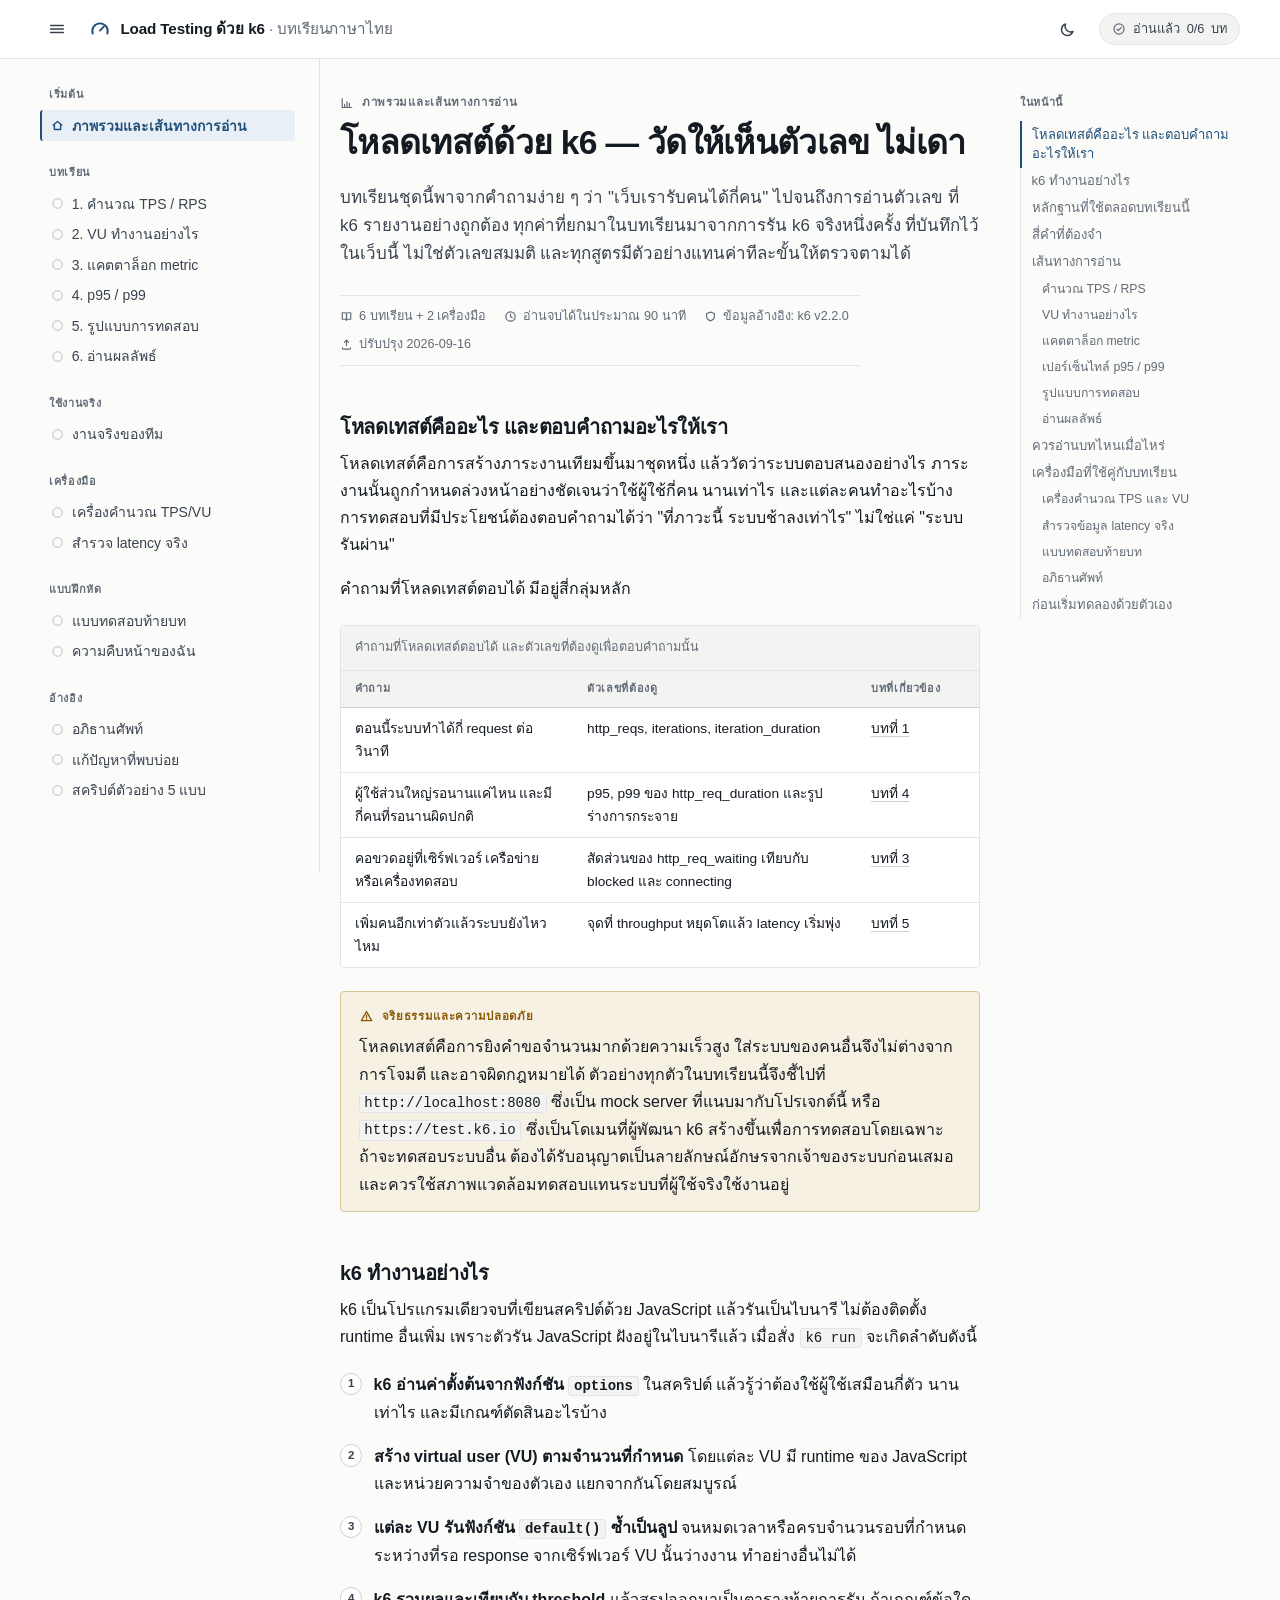
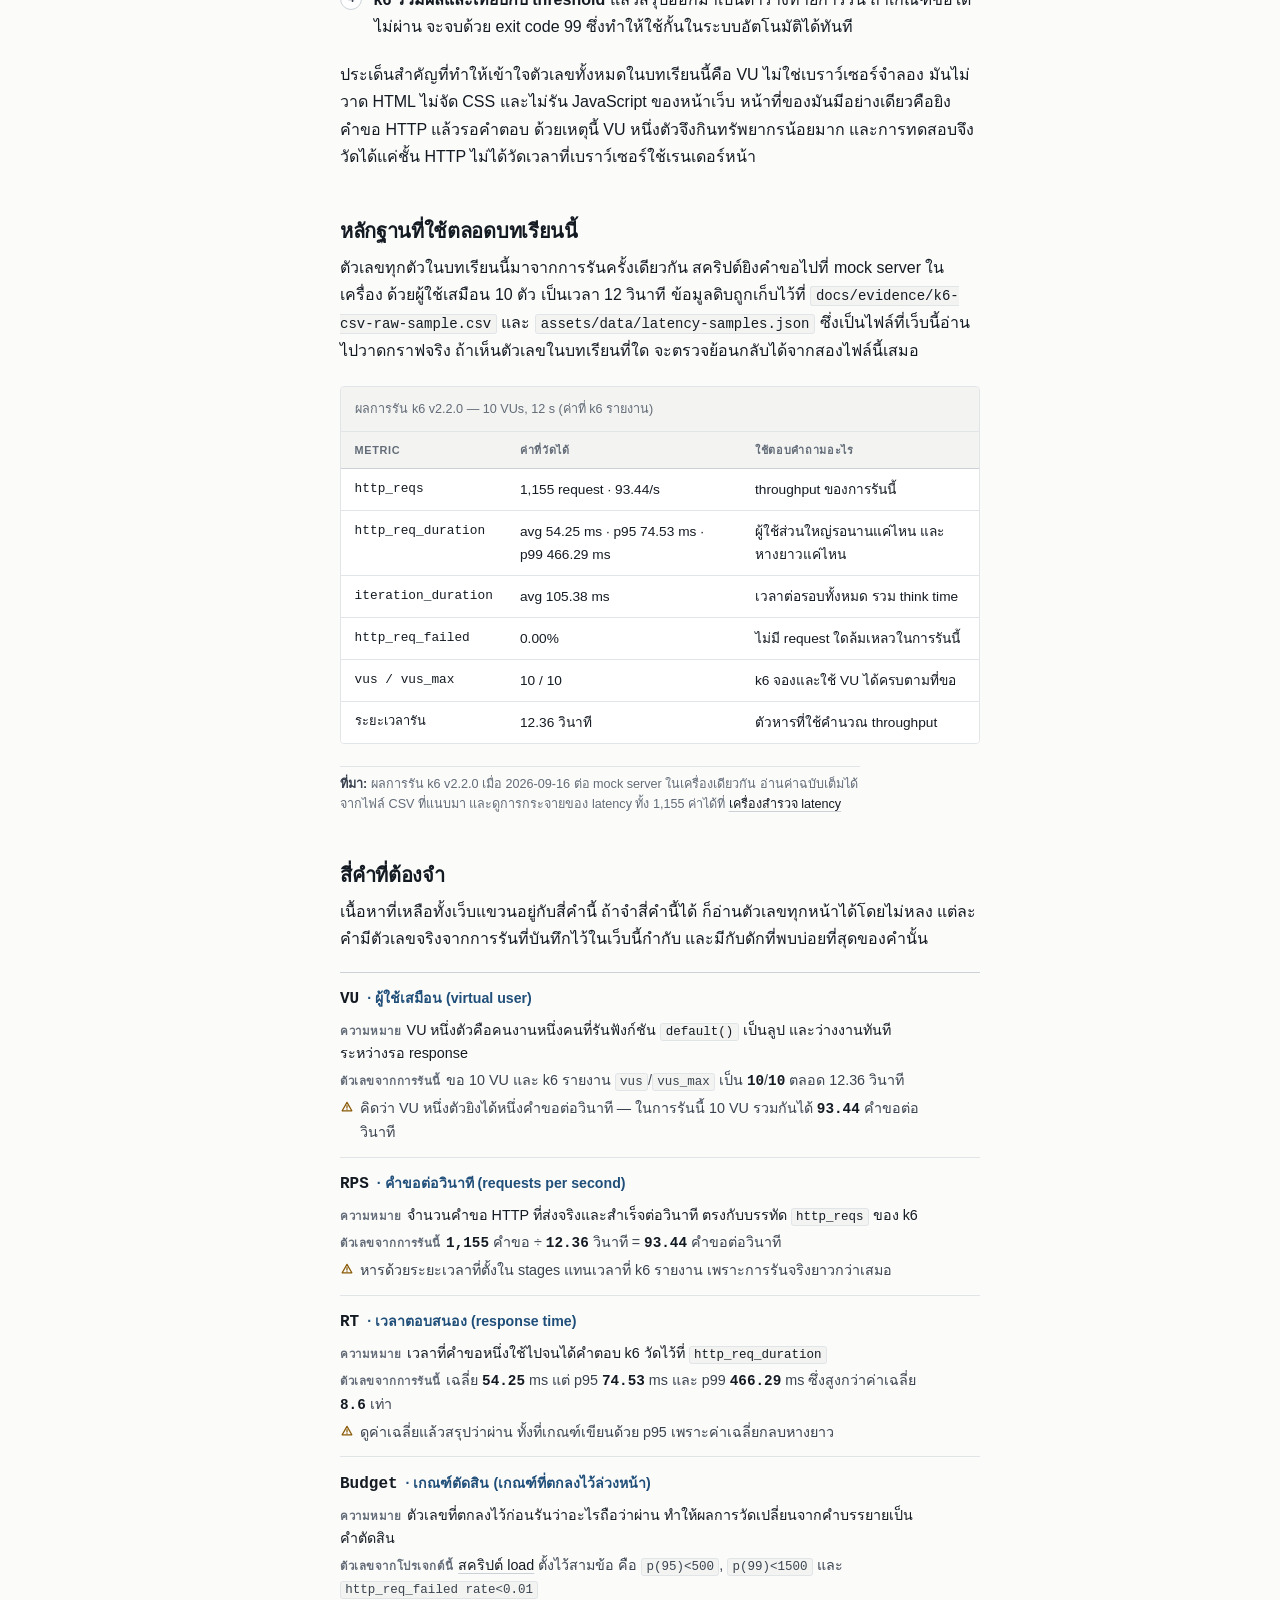
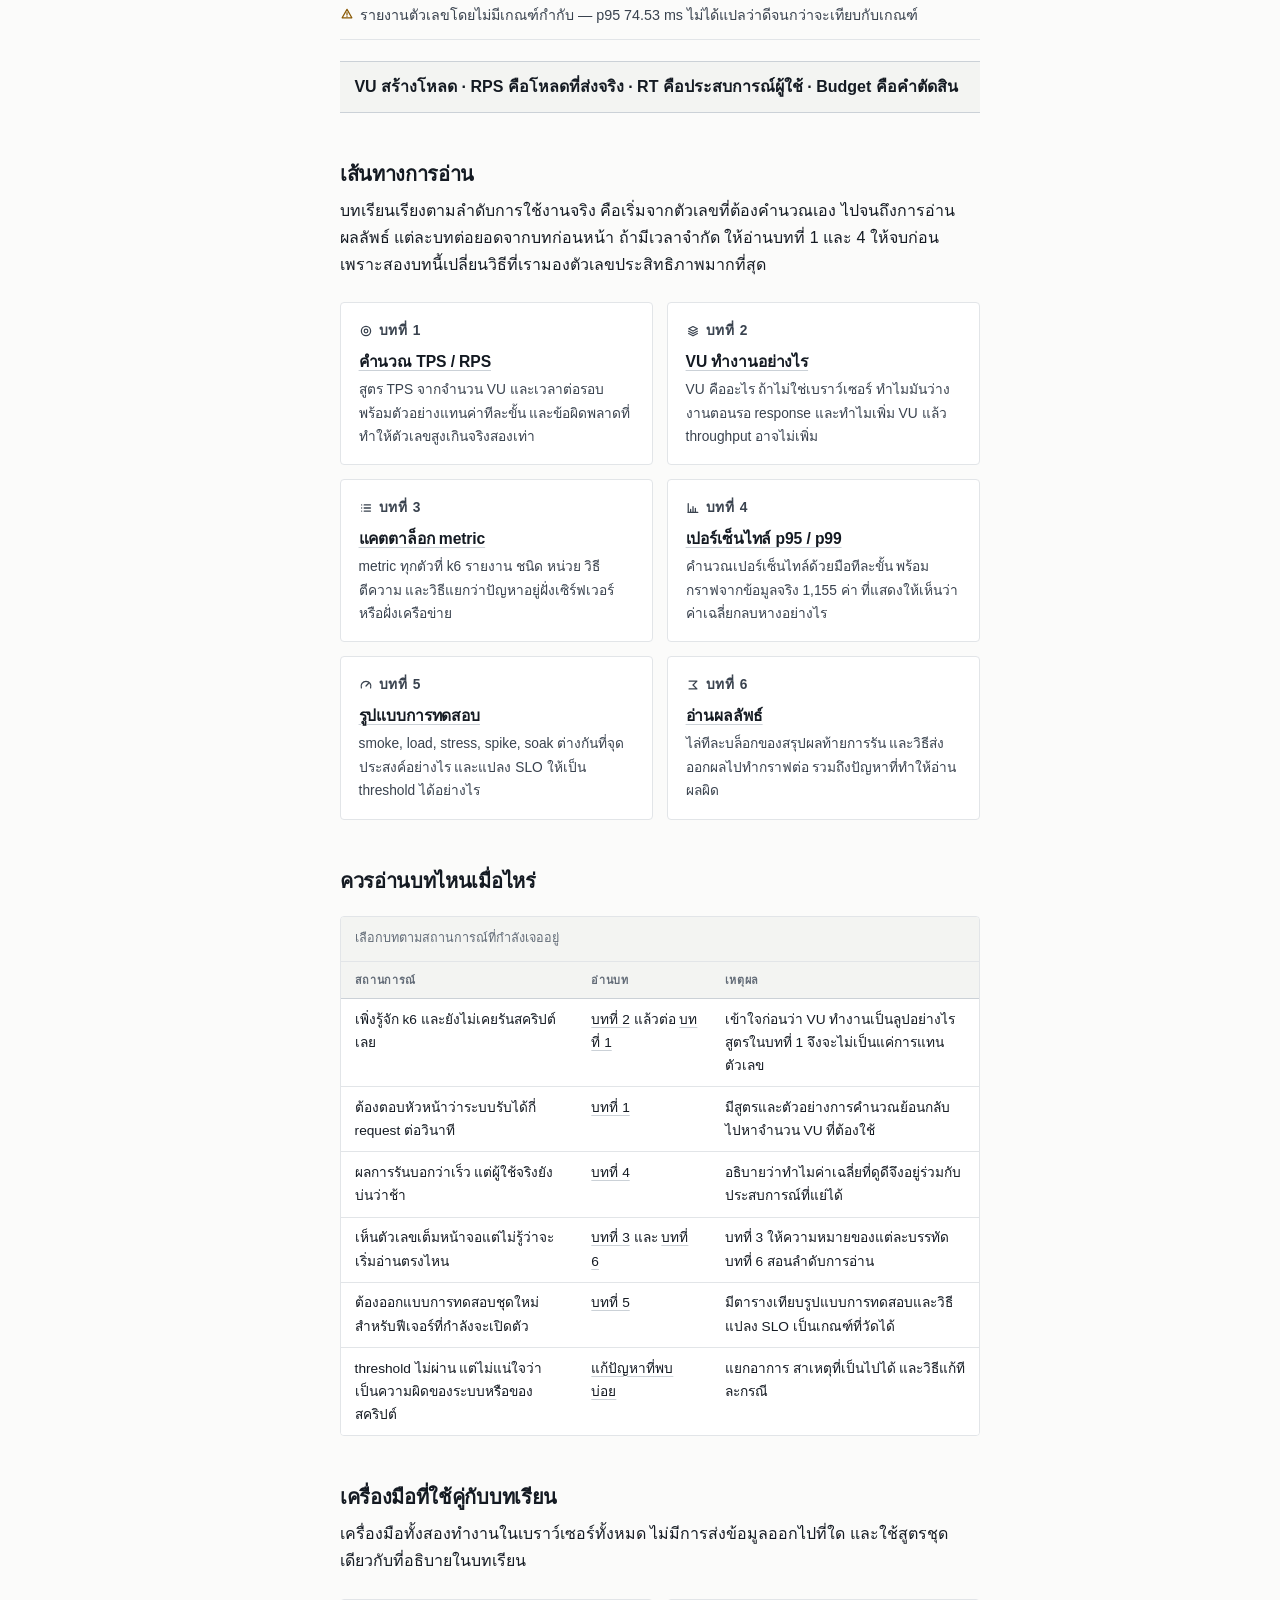
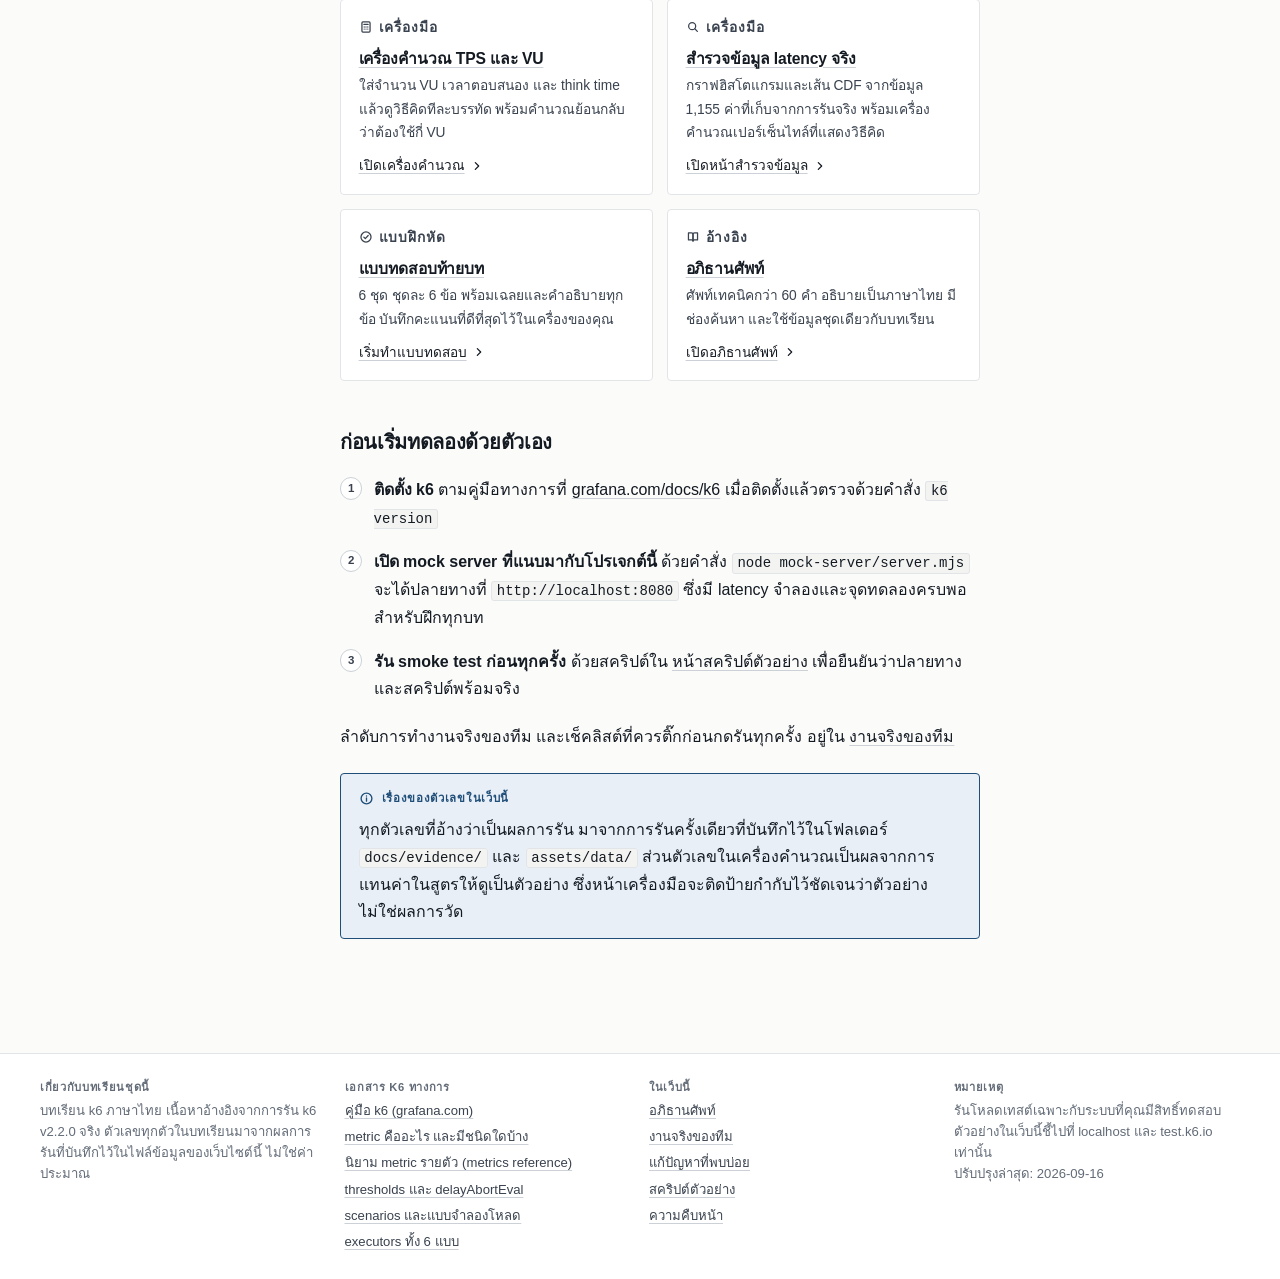
<file: index.html>
<!DOCTYPE html>
<html lang="th">
<head>
<meta charset="utf-8">
<meta name="viewport" content="width=device-width, initial-scale=1">
<title>Load Testing ด้วย k6 — บทเรียนภาษาไทยสำหรับผู้เริ่มต้น</title>
<meta name="description" content="บทเรียนโหลดเทสต์ด้วย k6 ภาษาไทย ตั้งแต่การคำนวณ TPS, ทำความเข้าใจ virtual user, อ่าน metric, ใช้ p95/p99 ไปจนถึงเลือกรูปแบบการทดสอบ ตัวเลขทุกตัวมาจากการรันจริง">
<link rel="icon" type="image/svg+xml" href="favicon.svg">
<script>/* ตั้งธีมก่อน CSS ถูกวาด — กันจอกะพริบขาวตอนโหลด */
(function(){try{var t=localStorage.getItem('ltk6.theme.v1');
if(t==='dark'||t==='light')document.documentElement.setAttribute('data-theme',t);}catch(e){}})();</script>
<link rel="stylesheet" href="assets/css/main.css">
</head>
<body data-page="home" data-root="">

<a class="skip-link" href="#main">ข้ามไปที่เนื้อหาหลัก</a>

<header class="topbar" id="topbar"></header>

<noscript>
  <div class="empty-state" style="margin:16px">
    เมนูนำทางและสารบัญในหน้านี้สร้างด้วย JavaScript กรุณาเปิด JavaScript เพื่อใช้งานเมนู
    เนื้อหาบทเรียนยังอ่านได้ตามปกติ
  </div>
</noscript>

<div class="shell">

  <nav class="sidebar" id="sidebar" aria-label="เมนูหลัก"></nav>

  <main class="article" id="main">

    <p class="eyebrow">
      <svg viewBox="0 0 20 20" fill="none" stroke="currentColor" stroke-width="1.7" stroke-linecap="round" stroke-linejoin="round" aria-hidden="true" style="width:14px;height:14px"><path d="M3.2 16.4V3.8"/><path d="M3.2 16.4h13.6"/><path d="M6.6 16.4v-4.6M10 16.4V8.2M13.4 16.4v-6"/></svg>
      ภาพรวมและเส้นทางการอ่าน
    </p>

    <h1>โหลดเทสต์ด้วย k6 — วัดให้เห็นตัวเลข ไม่เดา</h1>

    <p class="lede">
      บทเรียนชุดนี้พาจากคำถามง่าย ๆ ว่า "เว็บเรารับคนได้กี่คน" ไปจนถึงการอ่านตัวเลข
      ที่ k6 รายงานอย่างถูกต้อง ทุกค่าที่ยกมาในบทเรียนมาจากการรัน k6 จริงหนึ่งครั้ง
      ที่บันทึกไว้ในเว็บนี้ ไม่ใช่ตัวเลขสมมติ และทุกสูตรมีตัวอย่างแทนค่าทีละขั้นให้ตรวจตามได้
    </p>

    <div class="section-meta">
      <div>
        <svg viewBox="0 0 20 20" fill="none" stroke="currentColor" stroke-width="1.8" stroke-linecap="round" stroke-linejoin="round" aria-hidden="true"><path d="M3.5 4.2h4.3c1.2 0 2.2.9 2.2 2.1v9.5c0-.9-.8-1.6-1.8-1.6H3.5z"/><path d="M16.5 4.2h-4.3c-1.2 0-2.2.9-2.2 2.1v9.5c0-.9.8-1.6 1.8-1.6h4.7z"/></svg>
        6 บทเรียน + 2 เครื่องมือ
      </div>
      <div>
        <svg viewBox="0 0 20 20" fill="none" stroke="currentColor" stroke-width="1.8" stroke-linecap="round" stroke-linejoin="round" aria-hidden="true"><circle cx="10" cy="10" r="7.2"/><path d="M10 6.2V10l2.6 1.6"/></svg>
        อ่านจบได้ในประมาณ 90 นาที
      </div>
      <div>
        <svg viewBox="0 0 20 20" fill="none" stroke="currentColor" stroke-width="1.8" stroke-linecap="round" stroke-linejoin="round" aria-hidden="true"><path d="M10 3.2l6 2.2v4.4c0 3.3-2.4 5.9-6 7-3.6-1.1-6-3.7-6-7V5.4z"/></svg>
        ข้อมูลอ้างอิง: k6 v2.2.0
      </div>
      <div>
        <svg viewBox="0 0 20 20" fill="none" stroke="currentColor" stroke-width="1.8" stroke-linecap="round" stroke-linejoin="round" aria-hidden="true"><path d="M10 11.6V3.4"/><path d="M6.8 6.6L10 3.4l3.2 3.2"/><path d="M3.8 15.2v.6a1.2 1.2 0 0 0 1.2 1.2h10a1.2 1.2 0 0 0 1.2-1.2v-.6"/></svg>
        ปรับปรุง 2026-09-16
      </div>
    </div>

    <h2 id="what-is-load-testing">โหลดเทสต์คืออะไร และตอบคำถามอะไรให้เรา</h2>

    <p>
      โหลดเทสต์คือการสร้างภาระงานเทียมขึ้นมาชุดหนึ่ง แล้ววัดว่าระบบตอบสนองอย่างไร
      ภาระงานนั้นถูกกำหนดล่วงหน้าอย่างชัดเจนว่าใช้ผู้ใช้กี่คน นานเท่าไร
      และแต่ละคนทำอะไรบ้าง การทดสอบที่มีประโยชน์ต้องตอบคำถามได้ว่า
      "ที่ภาวะนี้ ระบบช้าลงเท่าไร" ไม่ใช่แค่ "ระบบรันผ่าน"
    </p>

    <p>คำถามที่โหลดเทสต์ตอบได้ มีอยู่สี่กลุ่มหลัก</p>

    <div class="table-wrap">
      <table class="data">
        <caption>คำถามที่โหลดเทสต์ตอบได้ และตัวเลขที่ต้องดูเพื่อตอบคำถามนั้น</caption>
        <thead>
          <tr>
            <th>คำถาม</th>
            <th class="wrap">ตัวเลขที่ต้องดู</th>
            <th class="wrap">บทที่เกี่ยวข้อง</th>
          </tr>
        </thead>
        <tbody>
          <tr>
            <td>ตอนนี้ระบบทำได้กี่ request ต่อวินาที</td>
            <td class="wrap">http_reqs, iterations, iteration_duration</td>
            <td class="wrap"><a href="lessons/01-tps.html">บทที่ 1</a></td>
          </tr>
          <tr>
            <td>ผู้ใช้ส่วนใหญ่รอนานแค่ไหน และมีกี่คนที่รอนานผิดปกติ</td>
            <td class="wrap">p95, p99 ของ http_req_duration และรูปร่างการกระจาย</td>
            <td class="wrap"><a href="lessons/04-percentiles.html">บทที่ 4</a></td>
          </tr>
          <tr>
            <td>คอขวดอยู่ที่เซิร์ฟเวอร์ เครือข่าย หรือเครื่องทดสอบ</td>
            <td class="wrap">สัดส่วนของ http_req_waiting เทียบกับ blocked และ connecting</td>
            <td class="wrap"><a href="lessons/03-metrics.html">บทที่ 3</a></td>
          </tr>
          <tr>
            <td>เพิ่มคนอีกเท่าตัวแล้วระบบยังไหวไหม</td>
            <td class="wrap">จุดที่ throughput หยุดโตแล้ว latency เริ่มพุ่ง</td>
            <td class="wrap"><a href="lessons/05-load-profiles.html">บทที่ 5</a></td>
          </tr>
        </tbody>
      </table>
    </div>

    <div class="callout callout--warn">
      <div class="callout__head">
        <svg viewBox="0 0 20 20" fill="none" stroke="currentColor" stroke-width="1.8" stroke-linecap="round" stroke-linejoin="round" aria-hidden="true"><path d="M10 3.4l6.9 12H3.1z"/><path d="M10 8.2v3.4M10 13.6h.01"/></svg>
        <span class="label">จริยธรรมและความปลอดภัย</span>
      </div>
      <p>
        โหลดเทสต์คือการยิงคำขอจำนวนมากด้วยความเร็วสูง ใส่ระบบของคนอื่นจึงไม่ต่างจากการโจมตี
        และอาจผิดกฎหมายได้ ตัวอย่างทุกตัวในบทเรียนนี้จึงชี้ไปที่ <code>http://localhost:8080</code>
        ซึ่งเป็น mock server ที่แนบมากับโปรเจกต์นี้ หรือ <code>https://test.k6.io</code>
        ซึ่งเป็นโดเมนที่ผู้พัฒนา k6 สร้างขึ้นเพื่อการทดสอบโดยเฉพาะ
        ถ้าจะทดสอบระบบอื่น ต้องได้รับอนุญาตเป็นลายลักษณ์อักษรจากเจ้าของระบบก่อนเสมอ
        และควรใช้สภาพแวดล้อมทดสอบแทนระบบที่ผู้ใช้จริงใช้งานอยู่
      </p>
    </div>

    <h2 id="how-k6-works">k6 ทำงานอย่างไร</h2>

    <p>
      k6 เป็นโปรแกรมเดียวจบที่เขียนสคริปต์ด้วย JavaScript แล้วรันเป็นไบนารี
      ไม่ต้องติดตั้ง runtime อื่นเพิ่ม เพราะตัวรัน JavaScript ฝังอยู่ในไบนารีแล้ว
      เมื่อสั่ง <code>k6 run</code> จะเกิดลำดับดังนี้
    </p>

    <ol class="steps">
      <li>
        <strong>k6 อ่านค่าตั้งต้นจากฟังก์ชัน <code>options</code></strong> ในสคริปต์ แล้วรู้ว่าต้องใช้ผู้ใช้เสมือนกี่ตัว
        นานเท่าไร และมีเกณฑ์ตัดสินอะไรบ้าง
      </li>
      <li>
        <strong>สร้าง virtual user (VU) ตามจำนวนที่กำหนด</strong> โดยแต่ละ VU มี runtime ของ JavaScript
        และหน่วยความจำของตัวเอง แยกจากกันโดยสมบูรณ์
      </li>
      <li>
        <strong>แต่ละ VU รันฟังก์ชัน <code>default()</code> ซ้ำเป็นลูป</strong> จนหมดเวลาหรือครบจำนวนรอบที่กำหนด
        ระหว่างที่รอ response จากเซิร์ฟเวอร์ VU นั้นว่างงาน ทำอย่างอื่นไม่ได้
      </li>
      <li>
        <strong>k6 รวมผลและเทียบกับ threshold</strong> แล้วสรุปออกมาเป็นตารางท้ายการรัน
        ถ้าเกณฑ์ข้อใดไม่ผ่าน จะจบด้วย exit code 99 ซึ่งทำให้ใช้กั้นในระบบอัตโนมัติได้ทันที
      </li>
    </ol>

    <p>
      ประเด็นสำคัญที่ทำให้เข้าใจตัวเลขทั้งหมดในบทเรียนนี้คือ
      VU ไม่ใช่เบราว์เซอร์จำลอง มันไม่วาด HTML ไม่จัด CSS และไม่รัน JavaScript ของหน้าเว็บ
      หน้าที่ของมันมีอย่างเดียวคือยิงคำขอ HTTP แล้วรอคำตอบ ด้วยเหตุนี้ VU หนึ่งตัวจึงกินทรัพยากรน้อยมาก
      และการทดสอบจึงวัดได้แค่ชั้น HTTP ไม่ได้วัดเวลาที่เบราว์เซอร์ใช้เรนเดอร์หน้า
    </p>

    <h2 id="evidence">หลักฐานที่ใช้ตลอดบทเรียนนี้</h2>

    <p>
      ตัวเลขทุกตัวในบทเรียนนี้มาจากการรันครั้งเดียวกัน สคริปต์ยิงคำขอไปที่ mock server ในเครื่อง
      ด้วยผู้ใช้เสมือน 10 ตัว เป็นเวลา 12 วินาที ข้อมูลดิบถูกเก็บไว้ที่
      <code>docs/evidence/k6-csv-raw-sample.csv</code> และ
      <code>assets/data/latency-samples.json</code> ซึ่งเป็นไฟล์ที่เว็บนี้อ่านไปวาดกราฟจริง
      ถ้าเห็นตัวเลขในบทเรียนที่ใด จะตรวจย้อนกลับได้จากสองไฟล์นี้เสมอ
    </p>

    <div class="table-wrap">
      <table class="data">
        <caption>ผลการรัน k6 v2.2.0 — 10 VUs, 12 s (ค่าที่ k6 รายงาน)</caption>
        <thead>
          <tr>
            <th>metric</th>
            <th class="wrap">ค่าที่วัดได้</th>
            <th class="wrap">ใช้ตอบคำถามอะไร</th>
          </tr>
        </thead>
        <tbody>
          <tr>
            <td class="code-cell">http_reqs</td>
            <td class="wrap"><span class="num">1,155</span> request · <span class="num">93.44</span>/s</td>
            <td class="wrap">throughput ของการรันนี้</td>
          </tr>
          <tr>
            <td class="code-cell">http_req_duration</td>
            <td class="wrap">avg <span class="num">54.25</span> ms · p95 <span class="num">74.53</span> ms · p99 <span class="num">466.29</span> ms</td>
            <td class="wrap">ผู้ใช้ส่วนใหญ่รอนานแค่ไหน และหางยาวแค่ไหน</td>
          </tr>
          <tr>
            <td class="code-cell">iteration_duration</td>
            <td class="wrap">avg <span class="num">105.38</span> ms</td>
            <td class="wrap">เวลาต่อรอบทั้งหมด รวม think time</td>
          </tr>
          <tr>
            <td class="code-cell">http_req_failed</td>
            <td class="wrap"><span class="num">0.00</span>%</td>
            <td class="wrap">ไม่มี request ใดล้มเหลวในการรันนี้</td>
          </tr>
          <tr>
            <td class="code-cell">vus / vus_max</td>
            <td class="wrap"><span class="num">10</span> / <span class="num">10</span></td>
            <td class="wrap">k6 จองและใช้ VU ได้ครบตามที่ขอ</td>
          </tr>
          <tr>
            <td class="code-cell">ระยะเวลารัน</td>
            <td class="wrap"><span class="num">12.36</span> วินาที</td>
            <td class="wrap">ตัวหารที่ใช้คำนวณ throughput</td>
          </tr>
        </tbody>
      </table>
    </div>

    <p class="source-note">
      <strong>ที่มา:</strong> ผลการรัน k6 v2.2.0 เมื่อ 2026-09-16 ต่อ mock server ในเครื่องเดียวกัน
      อ่านค่าฉบับเต็มได้จากไฟล์ CSV ที่แนบมา และดูการกระจายของ latency ทั้ง 1,155 ค่าได้ที่
      <a href="tools/latency.html">เครื่องสำรวจ latency</a>
    </p>

    <h2 id="four-words">สี่คำที่ต้องจำ</h2>

    <p>
      เนื้อหาที่เหลือทั้งเว็บแขวนอยู่กับสี่คำนี้ ถ้าจำสี่คำนี้ได้ ก็อ่านตัวเลขทุกหน้าได้โดยไม่หลง
      แต่ละคำมีตัวเลขจริงจากการรันที่บันทึกไว้ในเว็บนี้กำกับ และมีกับดักที่พบบ่อยที่สุดของคำนั้น
    </p>

    <dl class="four-words">
      <div class="four-word">
        <dt>VU <span class="four-word__th">· ผู้ใช้เสมือน (virtual user)</span></dt>
        <dd>
          <p class="four-word__meaning"><span class="four-word__label">ความหมาย</span>VU หนึ่งตัวคือคนงานหนึ่งคนที่รันฟังก์ชัน <code>default()</code> เป็นลูป และว่างงานทันทีระหว่างรอ response</p>
          <p class="four-word__evidence"><span class="four-word__label">ตัวเลขจากการรันนี้</span>ขอ 10 VU และ k6 รายงาน <code>vus</code>/<code>vus_max</code> เป็น <span class="key-figure">10</span>/<span class="key-figure">10</span> ตลอด 12.36 วินาที</p>
          <p class="four-word__trap">
            <svg viewBox="0 0 20 20" fill="none" stroke="currentColor" stroke-width="1.8" stroke-linecap="round" stroke-linejoin="round" aria-hidden="true"><path d="M10 3.4l6.9 12H3.1z"/><path d="M10 8.2v3.4M10 13.6h.01"/></svg>
            <span>คิดว่า VU หนึ่งตัวยิงได้หนึ่งคำขอต่อวินาที — ในการรันนี้ 10 VU รวมกันได้ <span class="key-figure">93.44</span> คำขอต่อวินาที</span>
          </p>
        </dd>
      </div>
      <div class="four-word">
        <dt>RPS <span class="four-word__th">· คำขอต่อวินาที (requests per second)</span></dt>
        <dd>
          <p class="four-word__meaning"><span class="four-word__label">ความหมาย</span>จำนวนคำขอ HTTP ที่ส่งจริงและสำเร็จต่อวินาที ตรงกับบรรทัด <code>http_reqs</code> ของ k6</p>
          <p class="four-word__evidence"><span class="four-word__label">ตัวเลขจากการรันนี้</span><span class="key-figure">1,155</span> คำขอ ÷ <span class="key-figure">12.36</span> วินาที = <span class="key-figure">93.44</span> คำขอต่อวินาที</p>
          <p class="four-word__trap">
            <svg viewBox="0 0 20 20" fill="none" stroke="currentColor" stroke-width="1.8" stroke-linecap="round" stroke-linejoin="round" aria-hidden="true"><path d="M10 3.4l6.9 12H3.1z"/><path d="M10 8.2v3.4M10 13.6h.01"/></svg>
            <span>หารด้วยระยะเวลาที่ตั้งใน stages แทนเวลาที่ k6 รายงาน เพราะการรันจริงยาวกว่าเสมอ</span>
          </p>
        </dd>
      </div>
      <div class="four-word">
        <dt>RT <span class="four-word__th">· เวลาตอบสนอง (response time)</span></dt>
        <dd>
          <p class="four-word__meaning"><span class="four-word__label">ความหมาย</span>เวลาที่คำขอหนึ่งใช้ไปจนได้คำตอบ k6 วัดไว้ที่ <code>http_req_duration</code></p>
          <p class="four-word__evidence"><span class="four-word__label">ตัวเลขจากการรันนี้</span>เฉลี่ย <span class="key-figure">54.25</span> ms แต่ p95 <span class="key-figure">74.53</span> ms และ p99 <span class="key-figure">466.29</span> ms ซึ่งสูงกว่าค่าเฉลี่ย <span class="key-figure">8.6</span> เท่า</p>
          <p class="four-word__trap">
            <svg viewBox="0 0 20 20" fill="none" stroke="currentColor" stroke-width="1.8" stroke-linecap="round" stroke-linejoin="round" aria-hidden="true"><path d="M10 3.4l6.9 12H3.1z"/><path d="M10 8.2v3.4M10 13.6h.01"/></svg>
            <span>ดูค่าเฉลี่ยแล้วสรุปว่าผ่าน ทั้งที่เกณฑ์เขียนด้วย p95 เพราะค่าเฉลี่ยกลบหางยาว</span>
          </p>
        </dd>
      </div>
      <div class="four-word">
        <dt>Budget <span class="four-word__th">· เกณฑ์ตัดสิน (เกณฑ์ที่ตกลงไว้ล่วงหน้า)</span></dt>
        <dd>
          <p class="four-word__meaning"><span class="four-word__label">ความหมาย</span>ตัวเลขที่ตกลงไว้ก่อนรันว่าอะไรถือว่าผ่าน ทำให้ผลการวัดเปลี่ยนจากคำบรรยายเป็นคำตัดสิน</p>
          <p class="four-word__evidence"><span class="four-word__label">ตัวเลขจากโปรเจกต์นี้</span><a href="examples.html">สคริปต์ load</a> ตั้งไว้สามข้อ คือ <code>p(95)&lt;500</code>, <code>p(99)&lt;1500</code> และ <code>http_req_failed rate&lt;0.01</code></p>
          <p class="four-word__trap">
            <svg viewBox="0 0 20 20" fill="none" stroke="currentColor" stroke-width="1.8" stroke-linecap="round" stroke-linejoin="round" aria-hidden="true"><path d="M10 3.4l6.9 12H3.1z"/><path d="M10 8.2v3.4M10 13.6h.01"/></svg>
            <span>รายงานตัวเลขโดยไม่มีเกณฑ์กำกับ — p95 74.53 ms ไม่ได้แปลว่าดีจนกว่าจะเทียบกับเกณฑ์</span>
          </p>
        </dd>
      </div>
    </dl>

    <p class="four-words__rule">VU สร้างโหลด · RPS คือโหลดที่ส่งจริง · RT คือประสบการณ์ผู้ใช้ · Budget คือคำตัดสิน</p>

    <h2 id="reading-path">เส้นทางการอ่าน</h2>

    <p>
      บทเรียนเรียงตามลำดับการใช้งานจริง คือเริ่มจากตัวเลขที่ต้องคำนวณเอง ไปจนถึงการอ่านผลลัพธ์
      แต่ละบทต่อยอดจากบทก่อนหน้า ถ้ามีเวลาจำกัด ให้อ่านบทที่ 1 และ 4 ให้จบก่อน
      เพราะสองบทนี้เปลี่ยนวิธีที่เรามองตัวเลขประสิทธิภาพมากที่สุด
    </p>

    <div class="card-grid">
      <div class="card">
        <p class="card__meta">
          <svg viewBox="0 0 20 20" fill="none" stroke="currentColor" stroke-width="1.8" stroke-linecap="round" stroke-linejoin="round" aria-hidden="true"><circle cx="10" cy="10" r="6.6"/><circle cx="10" cy="10" r="2.6"/></svg>
          บทที่ 1
        </p>
        <h3><a href="lessons/01-tps.html">คำนวณ TPS / RPS</a></h3>
        <p>สูตร TPS จากจำนวน VU และเวลาต่อรอบ พร้อมตัวอย่างแทนค่าทีละขั้น และข้อผิดพลาดที่ทำให้ตัวเลขสูงเกินจริงสองเท่า</p>
      </div>
      <div class="card">
        <p class="card__meta">
          <svg viewBox="0 0 20 20" fill="none" stroke="currentColor" stroke-width="1.8" stroke-linecap="round" stroke-linejoin="round" aria-hidden="true"><path d="M10 3.6l6.2 3.2-6.2 3.2L3.8 6.8z"/><path d="M3.8 10.4L10 13.6l6.2-3.2"/><path d="M3.8 13.6L10 16.8l6.2-3.2"/></svg>
          บทที่ 2
        </p>
        <h3><a href="lessons/02-vu.html">VU ทำงานอย่างไร</a></h3>
        <p>VU คืออะไร ถ้าไม่ใช่เบราว์เซอร์ ทำไมมันว่างงานตอนรอ response และทำไมเพิ่ม VU แล้ว throughput อาจไม่เพิ่ม</p>
      </div>
      <div class="card">
        <p class="card__meta">
          <svg viewBox="0 0 20 20" fill="none" stroke="currentColor" stroke-width="1.8" stroke-linecap="round" stroke-linejoin="round" aria-hidden="true"><path d="M7.4 5.6h9M7.4 10h9M7.4 14.4h9"/><path d="M3.8 5.6h.01M3.8 10h.01M3.8 14.4h.01"/></svg>
          บทที่ 3
        </p>
        <h3><a href="lessons/03-metrics.html">แคตตาล็อก metric</a></h3>
        <p>metric ทุกตัวที่ k6 รายงาน ชนิด หน่วย วิธีตีความ และวิธีแยกว่าปัญหาอยู่ฝั่งเซิร์ฟเวอร์หรือฝั่งเครือข่าย</p>
      </div>
      <div class="card">
        <p class="card__meta">
          <svg viewBox="0 0 20 20" fill="none" stroke="currentColor" stroke-width="1.8" stroke-linecap="round" stroke-linejoin="round" aria-hidden="true"><path d="M3.2 16.4V3.8"/><path d="M3.2 16.4h13.6"/><path d="M6.6 16.4v-4.6M10 16.4V8.2M13.4 16.4v-6"/></svg>
          บทที่ 4
        </p>
        <h3><a href="lessons/04-percentiles.html">เปอร์เซ็นไทล์ p95 / p99</a></h3>
        <p>คำนวณเปอร์เซ็นไทล์ด้วยมือทีละขั้น พร้อมกราฟจากข้อมูลจริง 1,155 ค่า ที่แสดงให้เห็นว่าค่าเฉลี่ยกลบหางอย่างไร</p>
      </div>
      <div class="card">
        <p class="card__meta">
          <svg viewBox="0 0 20 20" fill="none" stroke="currentColor" stroke-width="1.8" stroke-linecap="round" stroke-linejoin="round" aria-hidden="true"><path d="M3.4 14.2a7 7 0 1 1 13.2 0"/><path d="M10 11.4l3.4-3.6"/></svg>
          บทที่ 5
        </p>
        <h3><a href="lessons/05-load-profiles.html">รูปแบบการทดสอบ</a></h3>
        <p>smoke, load, stress, spike, soak ต่างกันที่จุดประสงค์อย่างไร และแปลง SLO ให้เป็น threshold ได้อย่างไร</p>
      </div>
      <div class="card">
        <p class="card__meta">
          <svg viewBox="0 0 20 20" fill="none" stroke="currentColor" stroke-width="1.8" stroke-linecap="round" stroke-linejoin="round" aria-hidden="true"><path d="M4.4 4.4h11.2L10 10l5.6 5.6H4.4"/></svg>
          บทที่ 6
        </p>
        <h3><a href="lessons/06-read-results.html">อ่านผลลัพธ์</a></h3>
        <p>ไล่ทีละบล็อกของสรุปผลท้ายการรัน และวิธีส่งออกผลไปทำกราฟต่อ รวมถึงปัญหาที่ทำให้อ่านผลผิด</p>
      </div>
    </div>

    <h2 id="should-read-when">ควรอ่านบทไหนเมื่อไหร่</h2>

    <div class="table-wrap">
      <table class="data">
        <caption>เลือกบทตามสถานการณ์ที่กำลังเจออยู่</caption>
        <thead>
          <tr>
            <th class="wrap">สถานการณ์</th>
            <th class="wrap">อ่านบท</th>
            <th class="wrap">เหตุผล</th>
          </tr>
        </thead>
        <tbody>
          <tr>
            <td class="wrap">เพิ่งรู้จัก k6 และยังไม่เคยรันสคริปต์เลย</td>
            <td class="wrap"><a href="lessons/02-vu.html">บทที่ 2</a> แล้วต่อ <a href="lessons/01-tps.html">บทที่ 1</a></td>
            <td class="wrap">เข้าใจก่อนว่า VU ทำงานเป็นลูปอย่างไร สูตรในบทที่ 1 จึงจะไม่เป็นแค่การแทนตัวเลข</td>
          </tr>
          <tr>
            <td class="wrap">ต้องตอบหัวหน้าว่าระบบรับได้กี่ request ต่อวินาที</td>
            <td class="wrap"><a href="lessons/01-tps.html">บทที่ 1</a></td>
            <td class="wrap">มีสูตรและตัวอย่างการคำนวณย้อนกลับไปหาจำนวน VU ที่ต้องใช้</td>
          </tr>
          <tr>
            <td class="wrap">ผลการรันบอกว่าเร็ว แต่ผู้ใช้จริงยังบ่นว่าช้า</td>
            <td class="wrap"><a href="lessons/04-percentiles.html">บทที่ 4</a></td>
            <td class="wrap">อธิบายว่าทำไมค่าเฉลี่ยที่ดูดีจึงอยู่ร่วมกับประสบการณ์ที่แย่ได้</td>
          </tr>
          <tr>
            <td class="wrap">เห็นตัวเลขเต็มหน้าจอแต่ไม่รู้ว่าจะเริ่มอ่านตรงไหน</td>
            <td class="wrap"><a href="lessons/03-metrics.html">บทที่ 3</a> และ <a href="lessons/06-read-results.html">บทที่ 6</a></td>
            <td class="wrap">บทที่ 3 ให้ความหมายของแต่ละบรรทัด บทที่ 6 สอนลำดับการอ่าน</td>
          </tr>
          <tr>
            <td class="wrap">ต้องออกแบบการทดสอบชุดใหม่สำหรับฟีเจอร์ที่กำลังจะเปิดตัว</td>
            <td class="wrap"><a href="lessons/05-load-profiles.html">บทที่ 5</a></td>
            <td class="wrap">มีตารางเทียบรูปแบบการทดสอบและวิธีแปลง SLO เป็นเกณฑ์ที่วัดได้</td>
          </tr>
          <tr>
            <td class="wrap">threshold ไม่ผ่าน แต่ไม่แน่ใจว่าเป็นความผิดของระบบหรือของสคริปต์</td>
            <td class="wrap"><a href="troubleshooting.html">แก้ปัญหาที่พบบ่อย</a></td>
            <td class="wrap">แยกอาการ สาเหตุที่เป็นไปได้ และวิธีแก้ทีละกรณี</td>
          </tr>
        </tbody>
      </table>
    </div>

    <h2 id="tools">เครื่องมือที่ใช้คู่กับบทเรียน</h2>

    <p>
      เครื่องมือทั้งสองทำงานในเบราว์เซอร์ทั้งหมด ไม่มีการส่งข้อมูลออกไปที่ใด
      และใช้สูตรชุดเดียวกับที่อธิบายในบทเรียน
    </p>

    <div class="card-grid">
      <div class="card">
        <p class="card__meta">
          <svg viewBox="0 0 20 20" fill="none" stroke="currentColor" stroke-width="1.8" stroke-linecap="round" stroke-linejoin="round" aria-hidden="true"><rect x="4.2" y="2.8" width="11.6" height="14.4" rx="1.4"/><path d="M7 6.4h6M7.4 10h.01M10 10h.01M12.6 10h.01M7.4 13h.01M10 13h.01M12.6 13h.01"/></svg>
          เครื่องมือ
        </p>
        <h3><a href="tools/calculator.html">เครื่องคำนวณ TPS และ VU</a></h3>
        <p>ใส่จำนวน VU เวลาตอบสนอง และ think time แล้วดูวิธีคิดทีละบรรทัด พร้อมคำนวณย้อนกลับว่าต้องใช้กี่ VU</p>
        <p><a class="card__link" href="tools/calculator.html">เปิดเครื่องคำนวณ
          <svg viewBox="0 0 20 20" fill="none" stroke="currentColor" stroke-width="1.8" stroke-linecap="round" stroke-linejoin="round" aria-hidden="true"><path d="M7.6 5.2L12.4 10l-4.8 4.8"/></svg></a></p>
      </div>
      <div class="card">
        <p class="card__meta">
          <svg viewBox="0 0 20 20" fill="none" stroke="currentColor" stroke-width="1.8" stroke-linecap="round" stroke-linejoin="round" aria-hidden="true"><circle cx="8.8" cy="8.8" r="5"/><path d="M12.6 12.6l3.6 3.6"/></svg>
          เครื่องมือ
        </p>
        <h3><a href="tools/latency.html">สำรวจข้อมูล latency จริง</a></h3>
        <p>กราฟฮิสโตแกรมและเส้น CDF จากข้อมูล 1,155 ค่าที่เก็บจากการรันจริง พร้อมเครื่องคำนวณเปอร์เซ็นไทล์ที่แสดงวิธีคิด</p>
        <p><a class="card__link" href="tools/latency.html">เปิดหน้าสำรวจข้อมูล
          <svg viewBox="0 0 20 20" fill="none" stroke="currentColor" stroke-width="1.8" stroke-linecap="round" stroke-linejoin="round" aria-hidden="true"><path d="M7.6 5.2L12.4 10l-4.8 4.8"/></svg></a></p>
      </div>
      <div class="card">
        <p class="card__meta">
          <svg viewBox="0 0 20 20" fill="none" stroke="currentColor" stroke-width="1.8" stroke-linecap="round" stroke-linejoin="round" aria-hidden="true"><circle cx="10" cy="10" r="7.2"/><path d="M6.9 10.2l2.1 2.1 4.1-4.4"/></svg>
          แบบฝึกหัด
        </p>
        <h3><a href="quiz.html">แบบทดสอบท้ายบท</a></h3>
        <p>6 ชุด ชุดละ 6 ข้อ พร้อมเฉลยและคำอธิบายทุกข้อ บันทึกคะแนนที่ดีที่สุดไว้ในเครื่องของคุณ</p>
        <p><a class="card__link" href="quiz.html">เริ่มทำแบบทดสอบ
          <svg viewBox="0 0 20 20" fill="none" stroke="currentColor" stroke-width="1.8" stroke-linecap="round" stroke-linejoin="round" aria-hidden="true"><path d="M7.6 5.2L12.4 10l-4.8 4.8"/></svg></a></p>
      </div>
      <div class="card">
        <p class="card__meta">
          <svg viewBox="0 0 20 20" fill="none" stroke="currentColor" stroke-width="1.8" stroke-linecap="round" stroke-linejoin="round" aria-hidden="true"><path d="M3.5 4.2h4.3c1.2 0 2.2.9 2.2 2.1v9.5c0-.9-.8-1.6-1.8-1.6H3.5z"/><path d="M16.5 4.2h-4.3c-1.2 0-2.2.9-2.2 2.1v9.5c0-.9.8-1.6 1.8-1.6h4.7z"/></svg>
          อ้างอิง
        </p>
        <h3><a href="glossary.html">อภิธานศัพท์</a></h3>
        <p>ศัพท์เทคนิคกว่า 60 คำ อธิบายเป็นภาษาไทย มีช่องค้นหา และใช้ข้อมูลชุดเดียวกับบทเรียน</p>
        <p><a class="card__link" href="glossary.html">เปิดอภิธานศัพท์
          <svg viewBox="0 0 20 20" fill="none" stroke="currentColor" stroke-width="1.8" stroke-linecap="round" stroke-linejoin="round" aria-hidden="true"><path d="M7.6 5.2L12.4 10l-4.8 4.8"/></svg></a></p>
      </div>
    </div>

    <h2 id="before-you-start">ก่อนเริ่มทดลองด้วยตัวเอง</h2>

    <ol class="steps">
      <li>
        <strong>ติดตั้ง k6</strong> ตามคู่มือทางการที่
        <a href="https://grafana.com/docs/k6/latest/set-up/install-k6/" rel="noopener">grafana.com/docs/k6</a>
        เมื่อติดตั้งแล้วตรวจด้วยคำสั่ง <code>k6 version</code>
      </li>
      <li>
        <strong>เปิด mock server ที่แนบมากับโปรเจกต์นี้</strong> ด้วยคำสั่ง
        <code>node mock-server/server.mjs</code> จะได้ปลายทางที่ <code>http://localhost:8080</code>
        ซึ่งมี latency จำลองและจุดทดลองครบพอสำหรับฝึกทุกบท
      </li>
      <li>
        <strong>รัน smoke test ก่อนทุกครั้ง</strong> ด้วยสคริปต์ใน
        <a href="examples.html">หน้าสคริปต์ตัวอย่าง</a> เพื่อยืนยันว่าปลายทางและสคริปต์พร้อมจริง
      </li>
    </ol>

    <p>
      ลำดับการทำงานจริงของทีม และเช็คลิสต์ที่ควรติ๊กก่อนกดรันทุกครั้ง อยู่ใน
      <a href="workflow.html">งานจริงของทีม</a>
    </p>

    <div class="callout callout--evidence">
      <div class="callout__head">
        <svg viewBox="0 0 20 20" fill="none" stroke="currentColor" stroke-width="1.8" stroke-linecap="round" stroke-linejoin="round" aria-hidden="true"><circle cx="10" cy="10" r="7.2"/><path d="M10 9.2v4.3M10 6.7h.01"/></svg>
        <span class="label">เรื่องของตัวเลขในเว็บนี้</span>
      </div>
      <p>
        ทุกตัวเลขที่อ้างว่าเป็นผลการรัน มาจากการรันครั้งเดียวที่บันทึกไว้ในโฟลเดอร์
        <code>docs/evidence/</code> และ <code>assets/data/</code>
        ส่วนตัวเลขในเครื่องคำนวณเป็นผลจากการแทนค่าในสูตรให้ดูเป็นตัวอย่าง
        ซึ่งหน้าเครื่องมือจะติดป้ายกำกับไว้ชัดเจนว่าตัวอย่าง ไม่ใช่ผลการวัด
      </p>
    </div>

  </main>

  <aside class="toc" id="toc" aria-label="สารบัญในหน้านี้"></aside>

</div>

<footer class="site-footer" id="footer"></footer>

<script src="assets/js/storage.js"></script>
<script src="assets/js/site.js"></script>

</body>
</html>
</file>
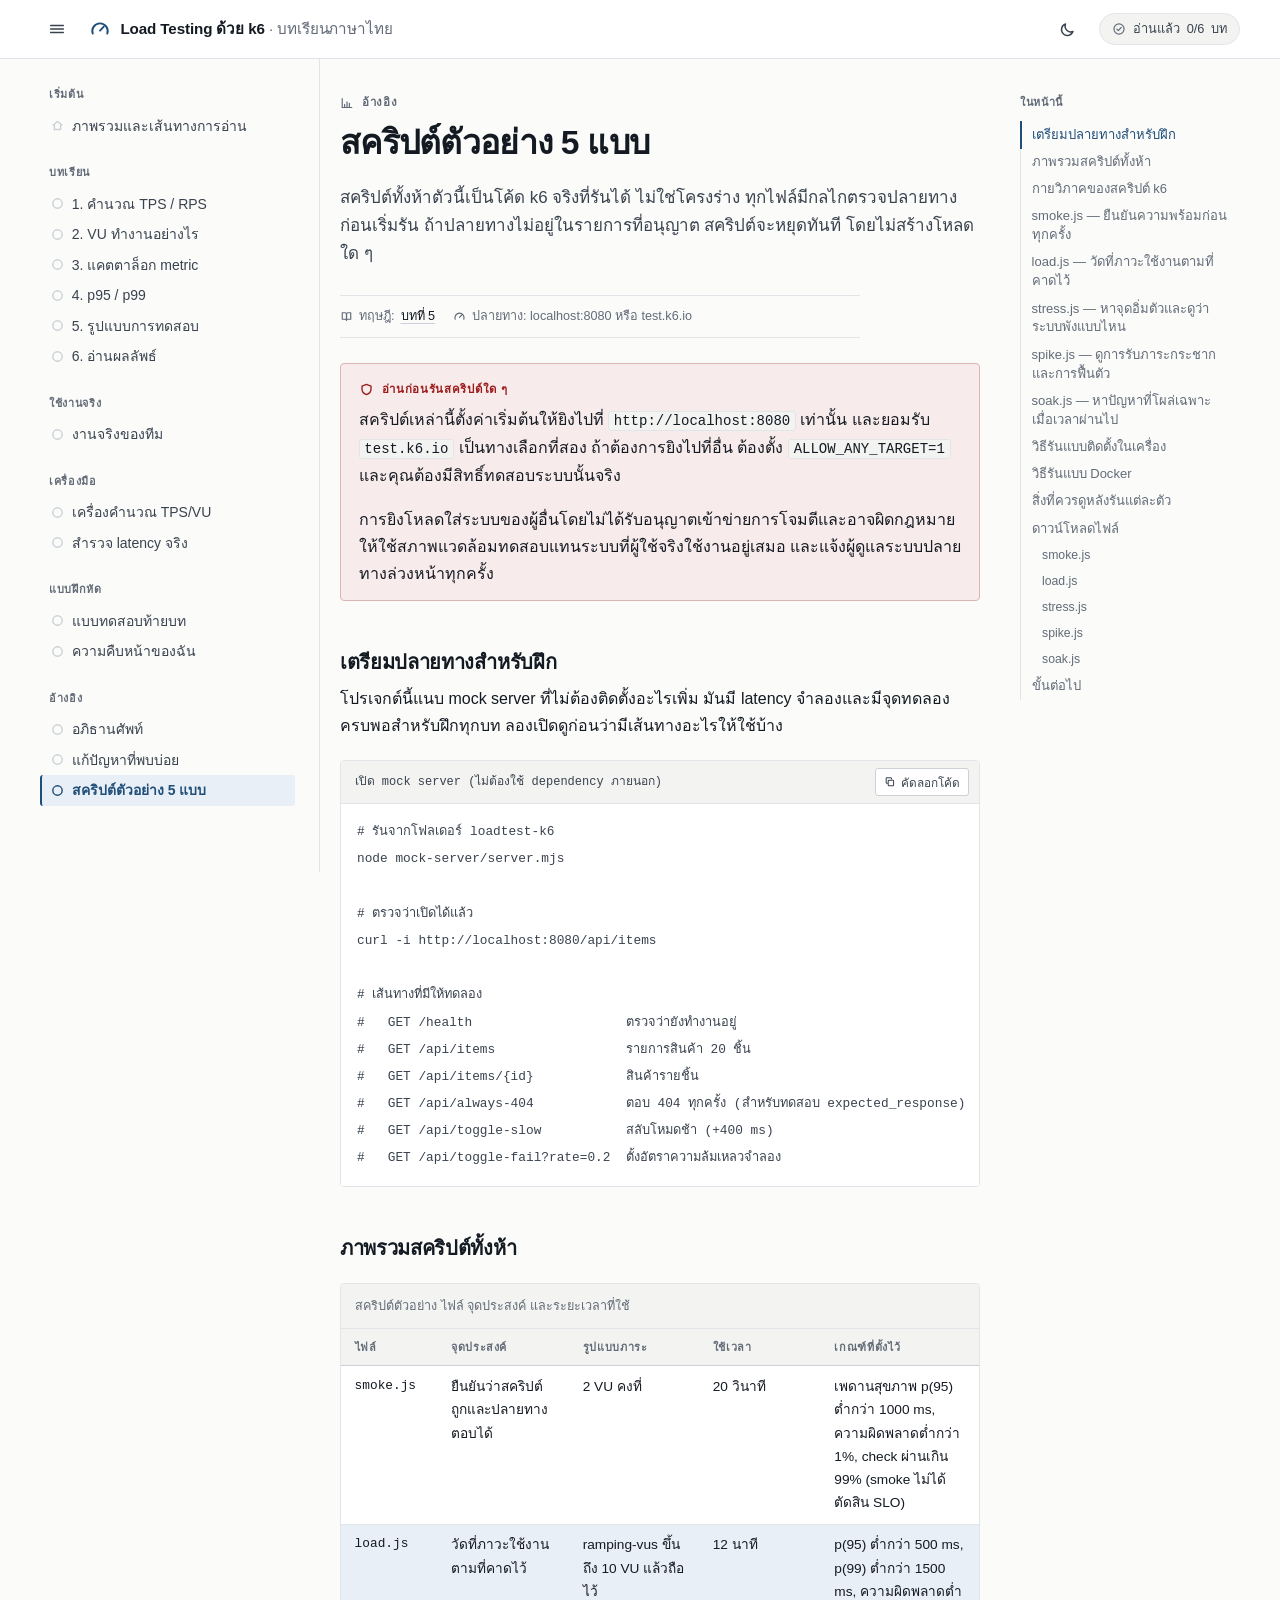
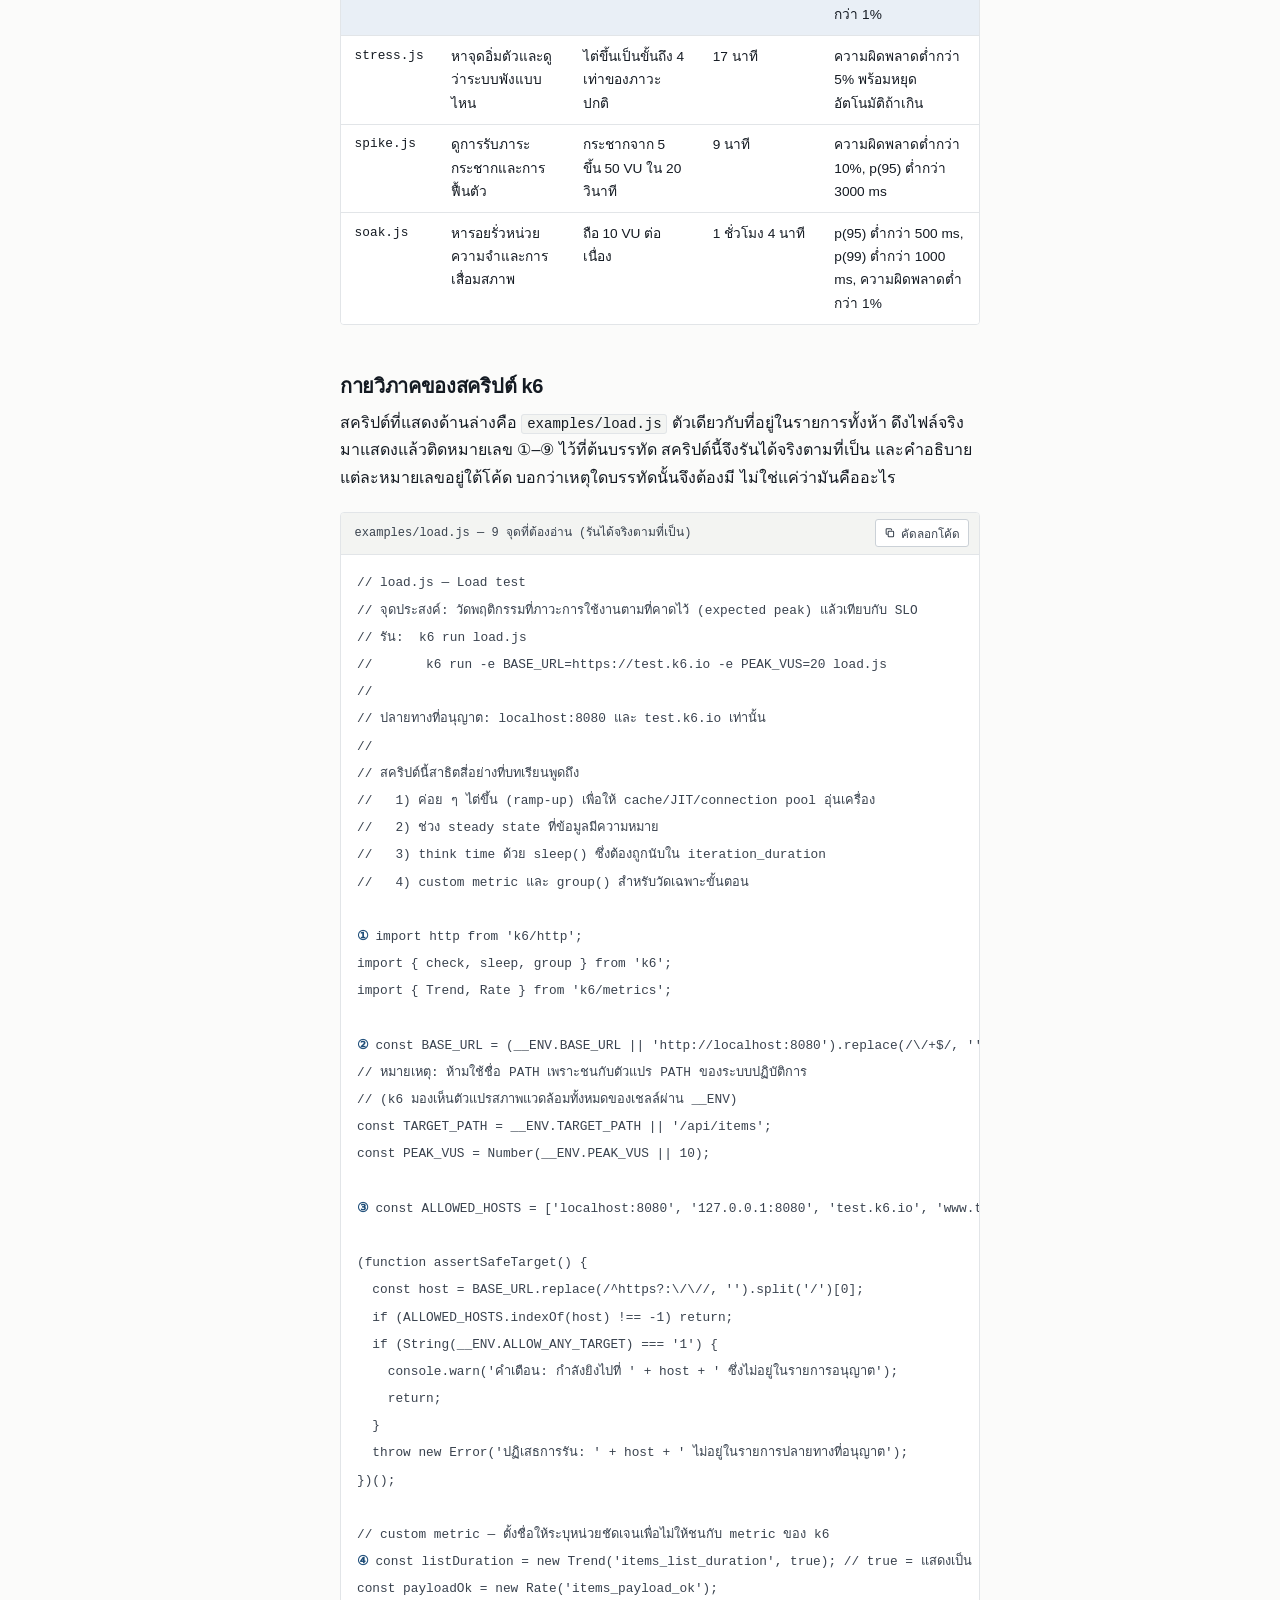
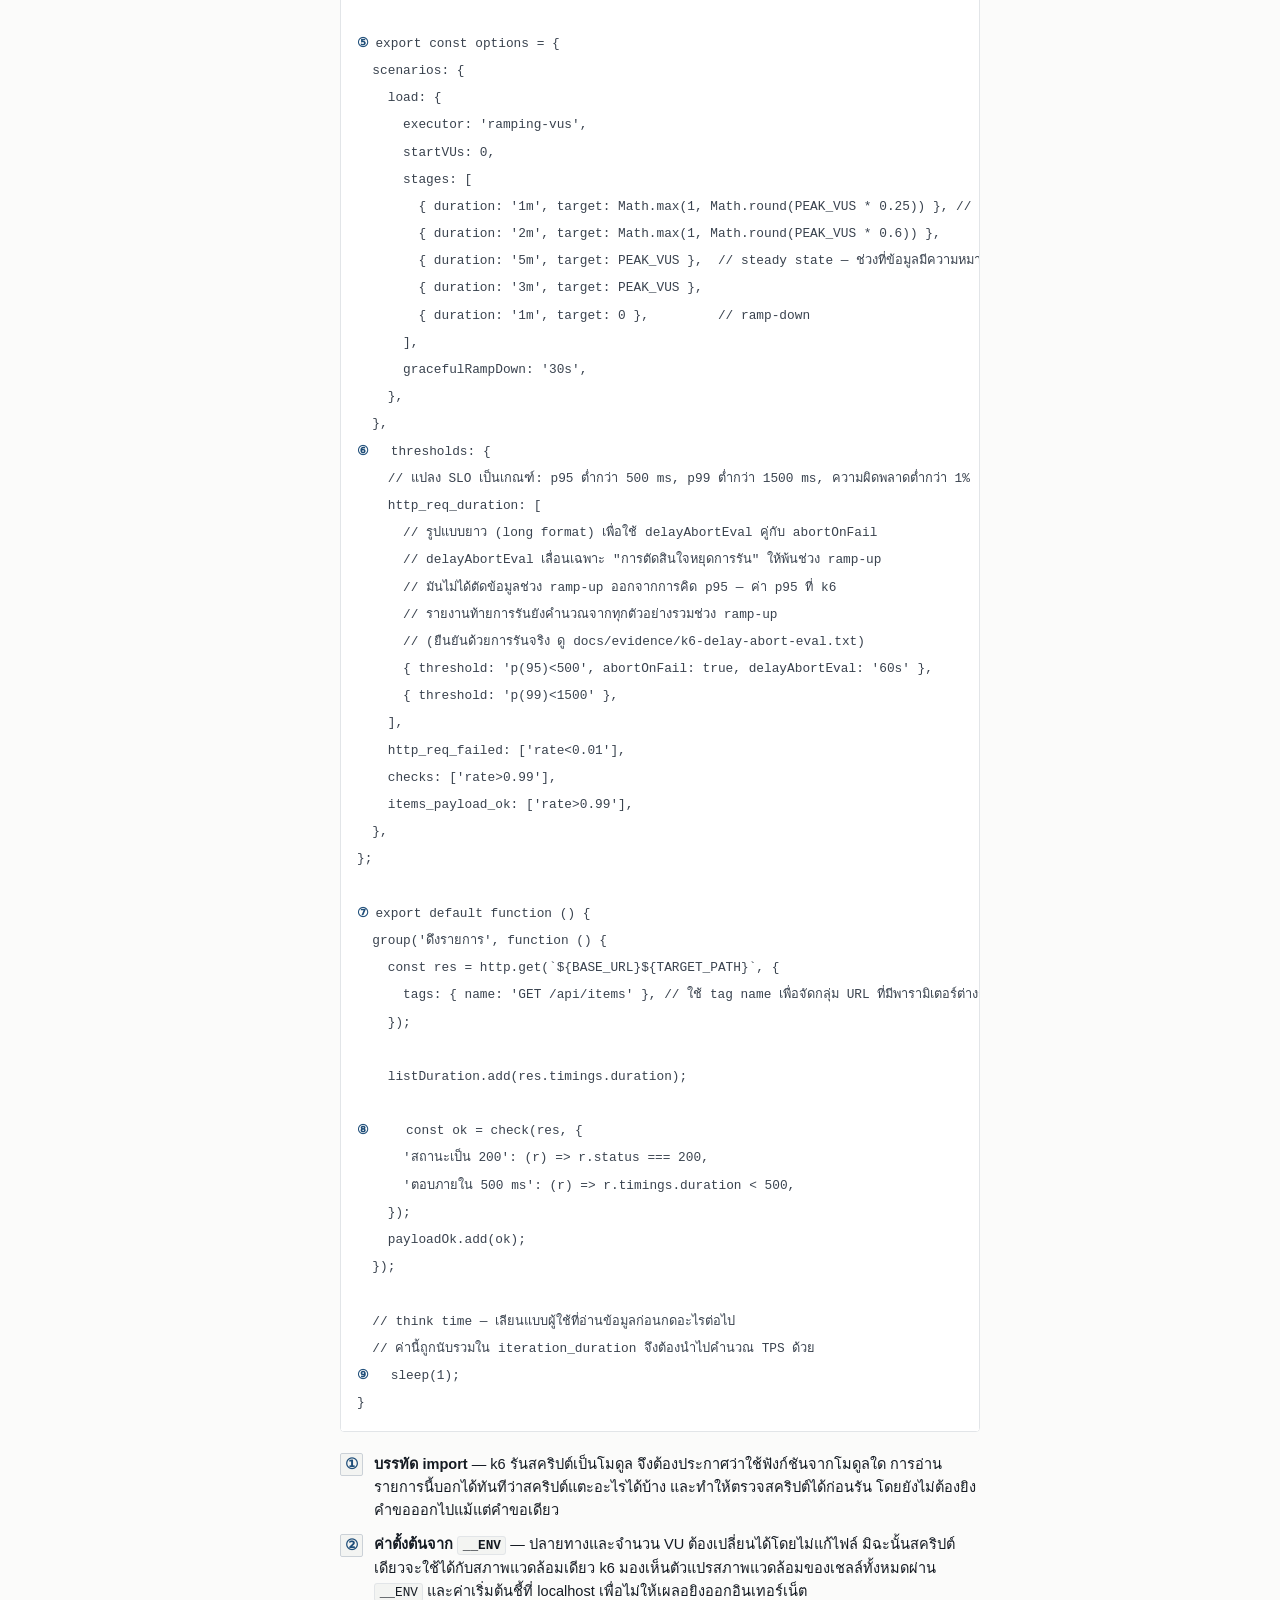
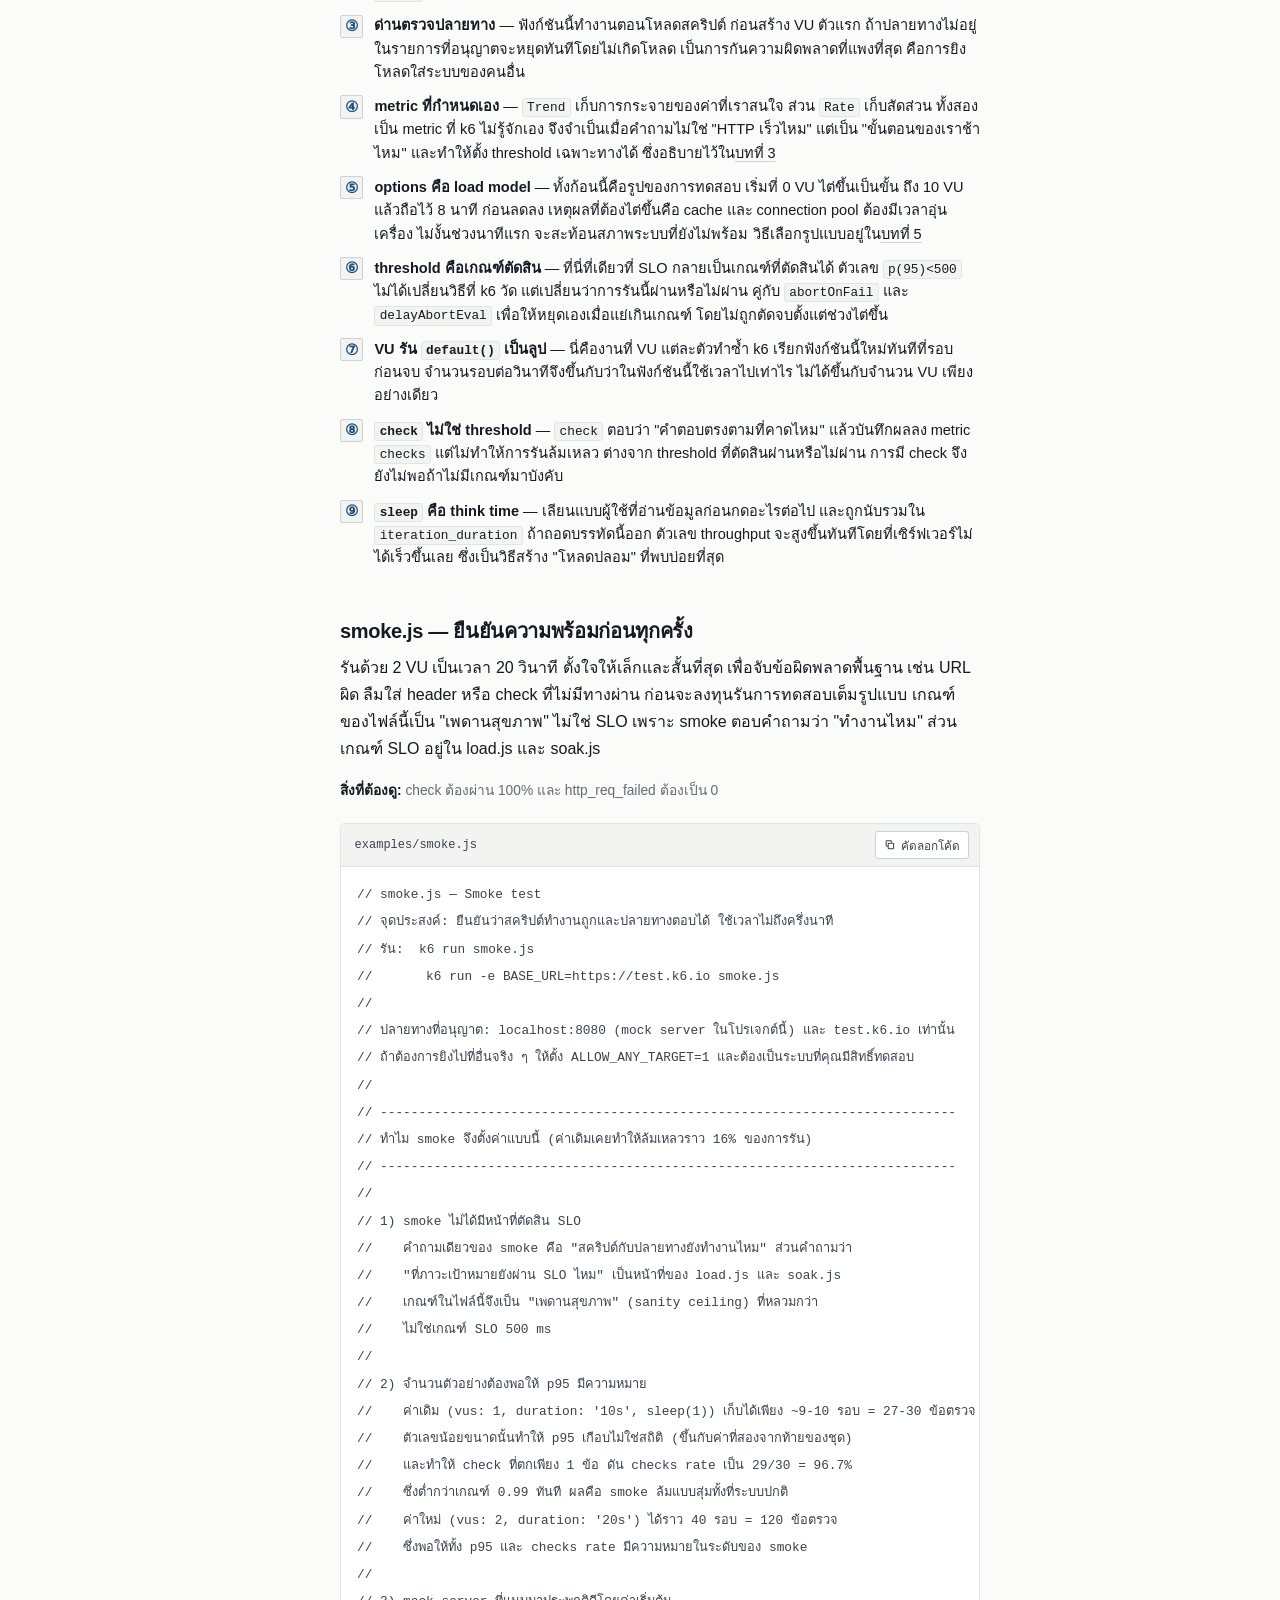
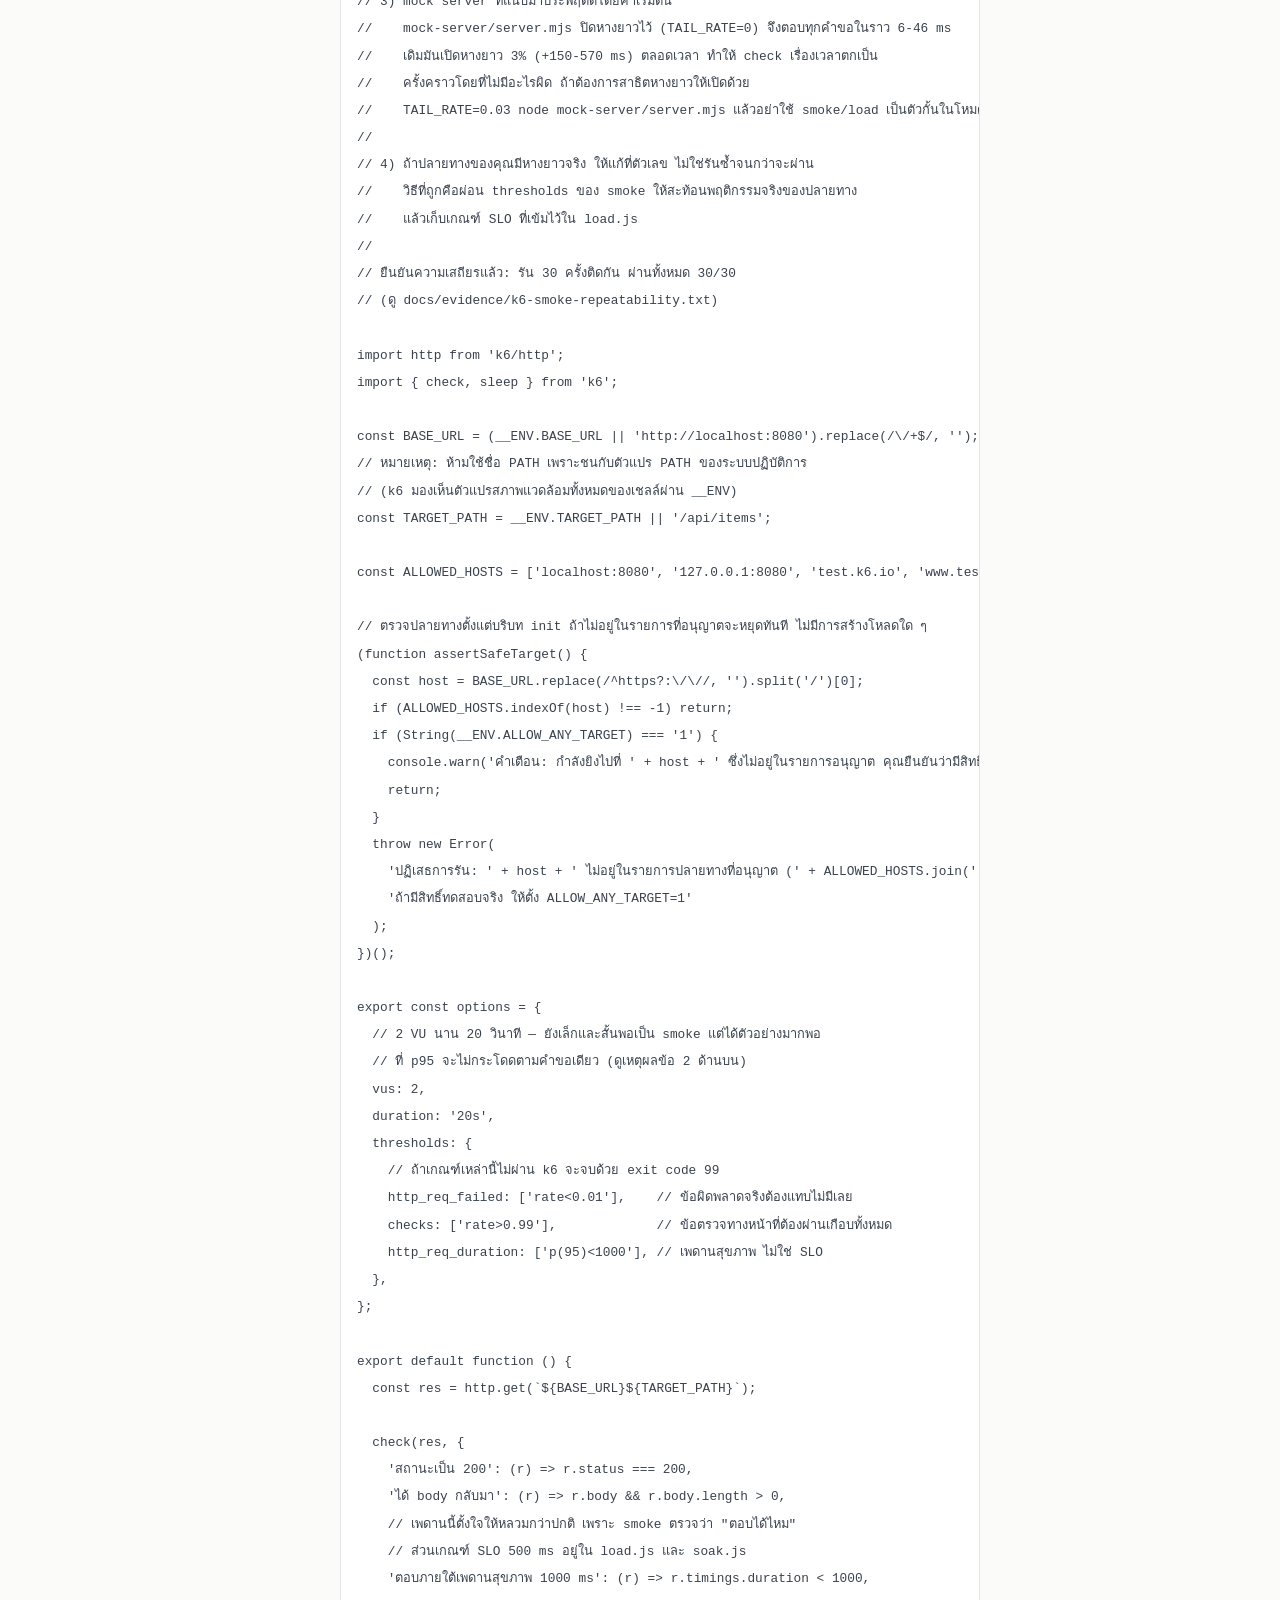
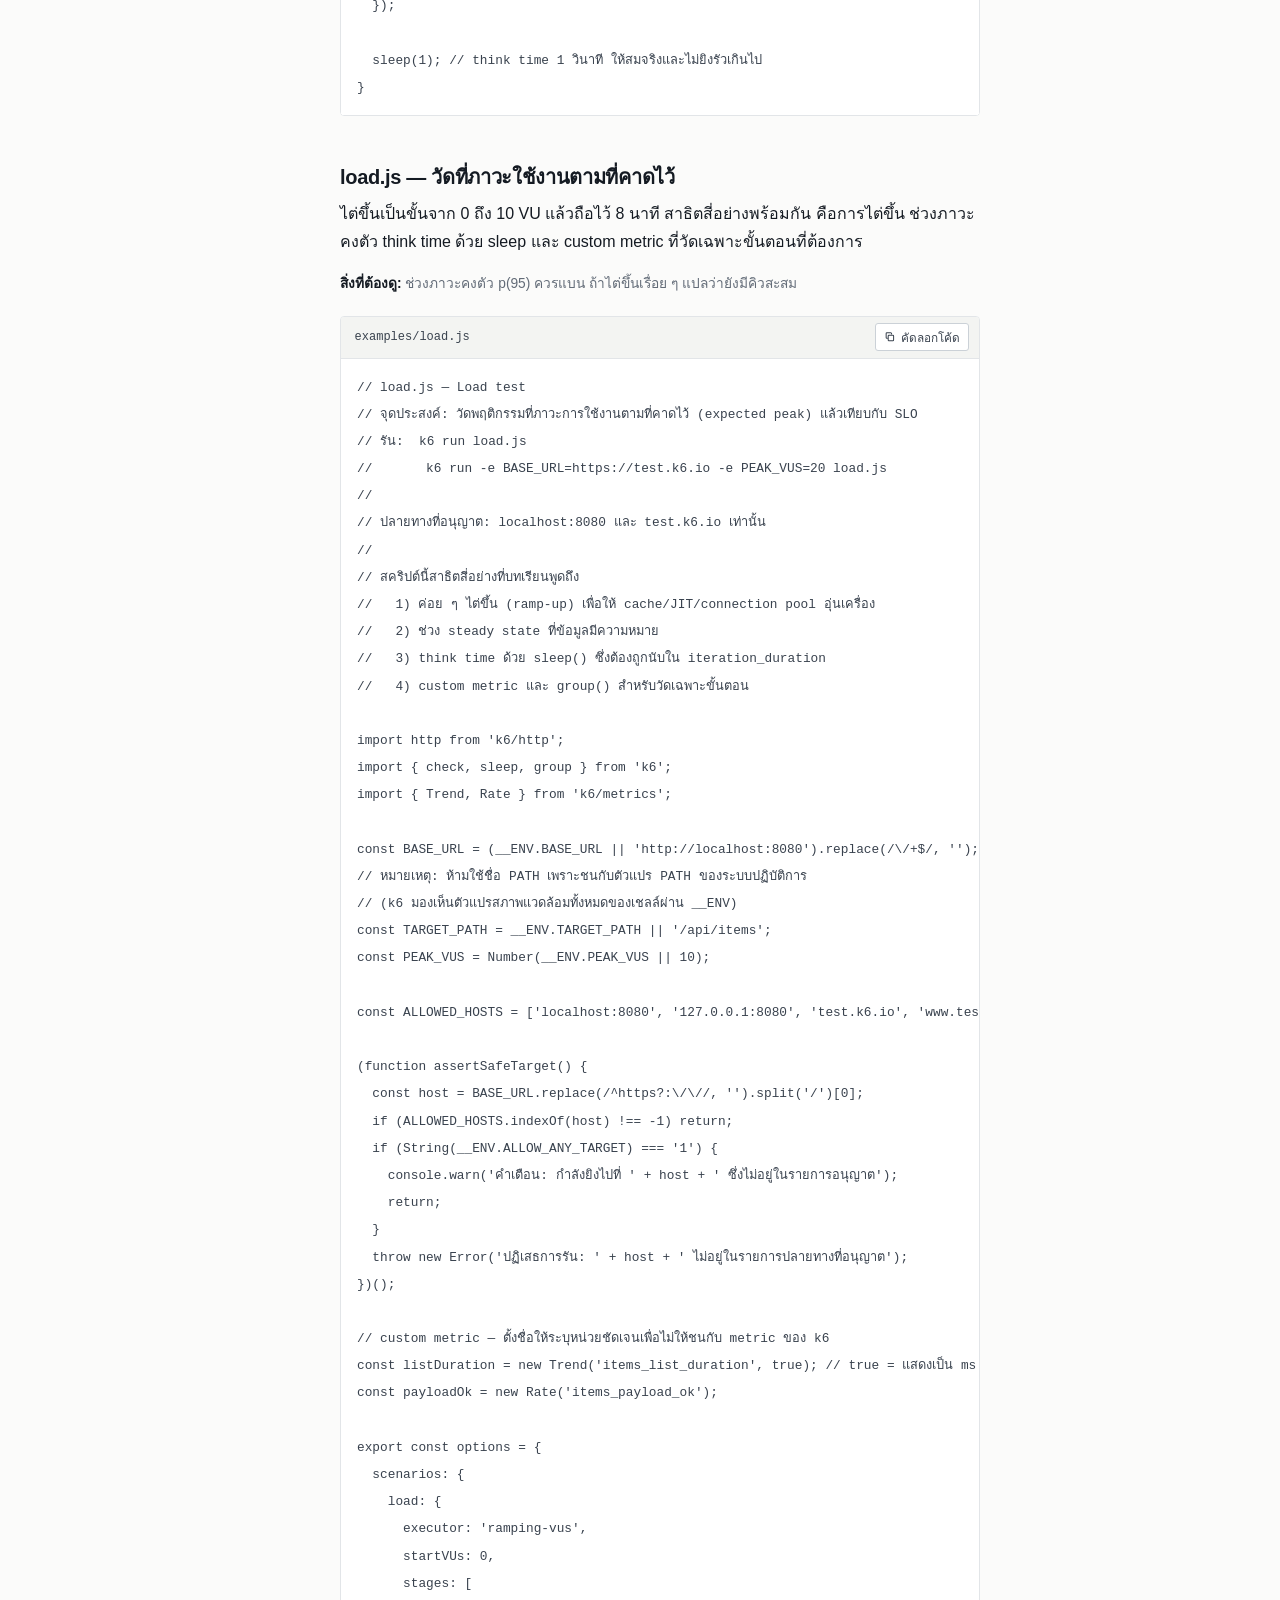
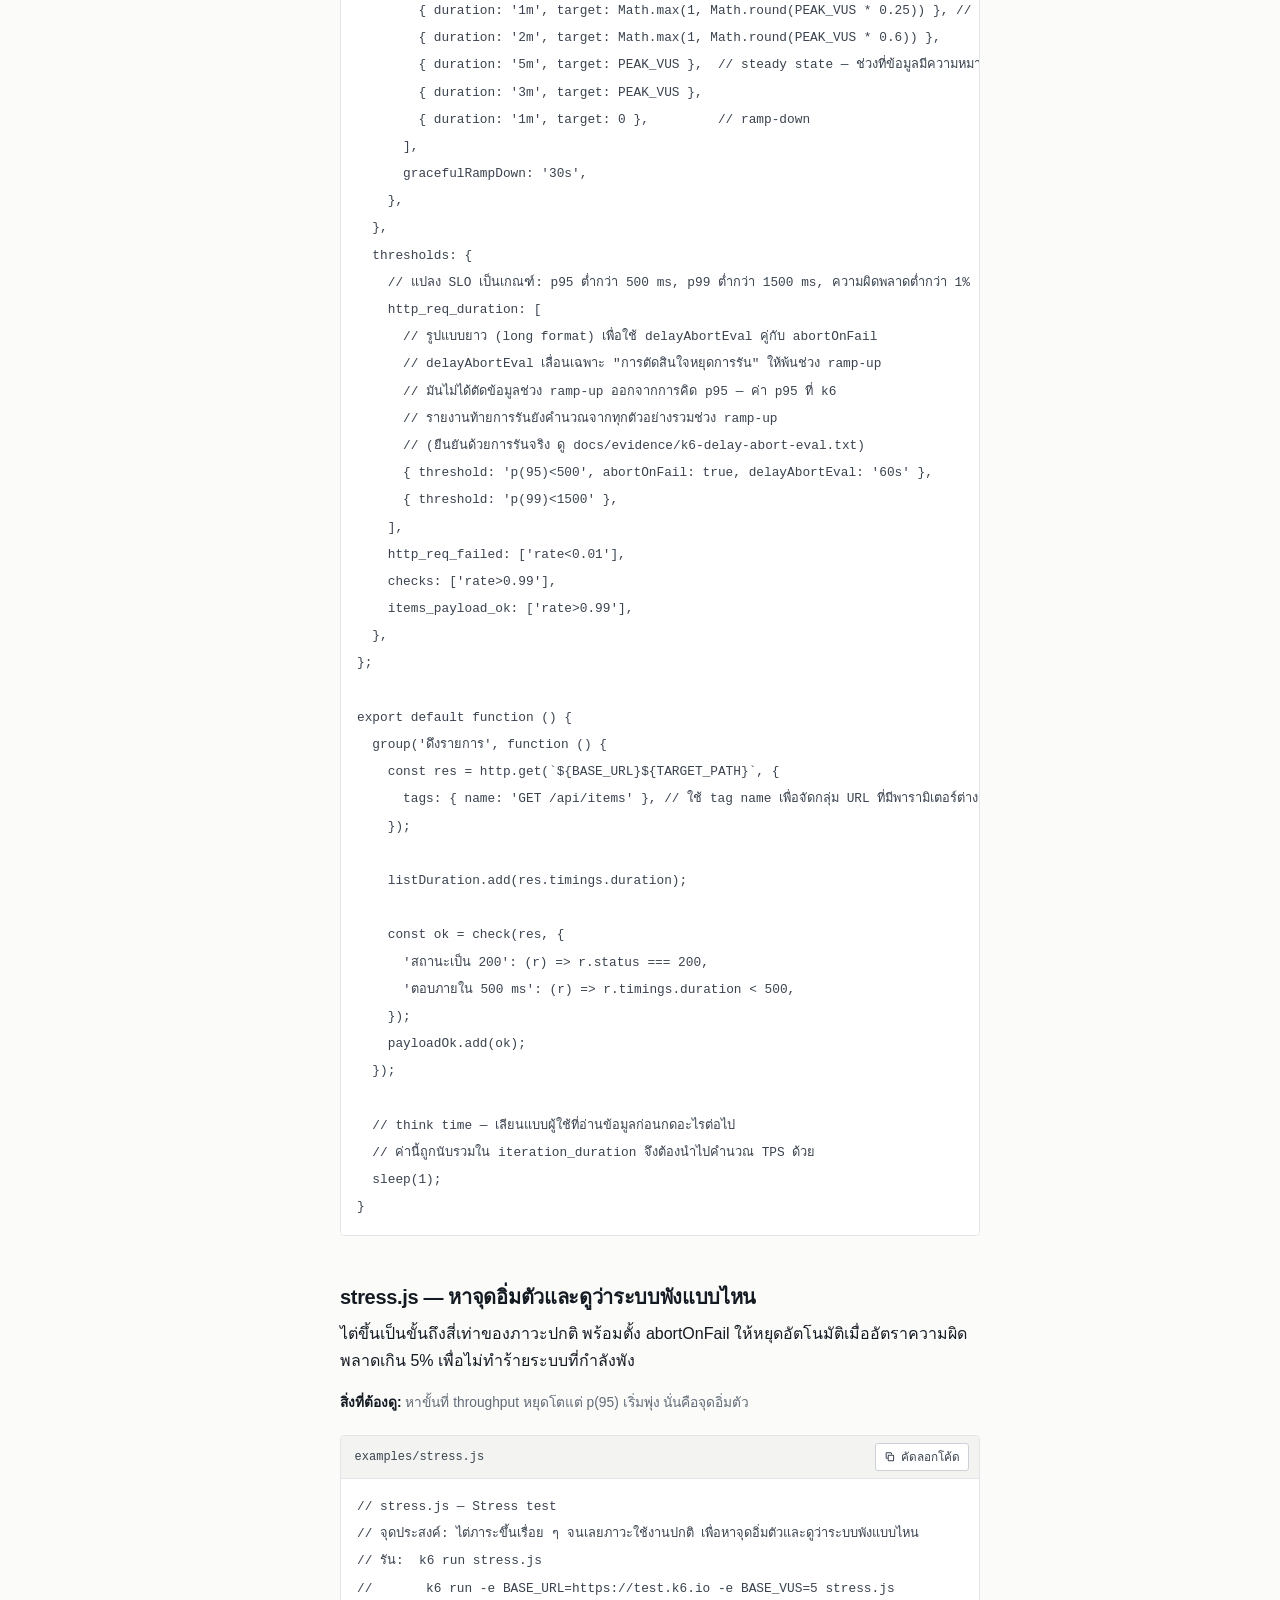
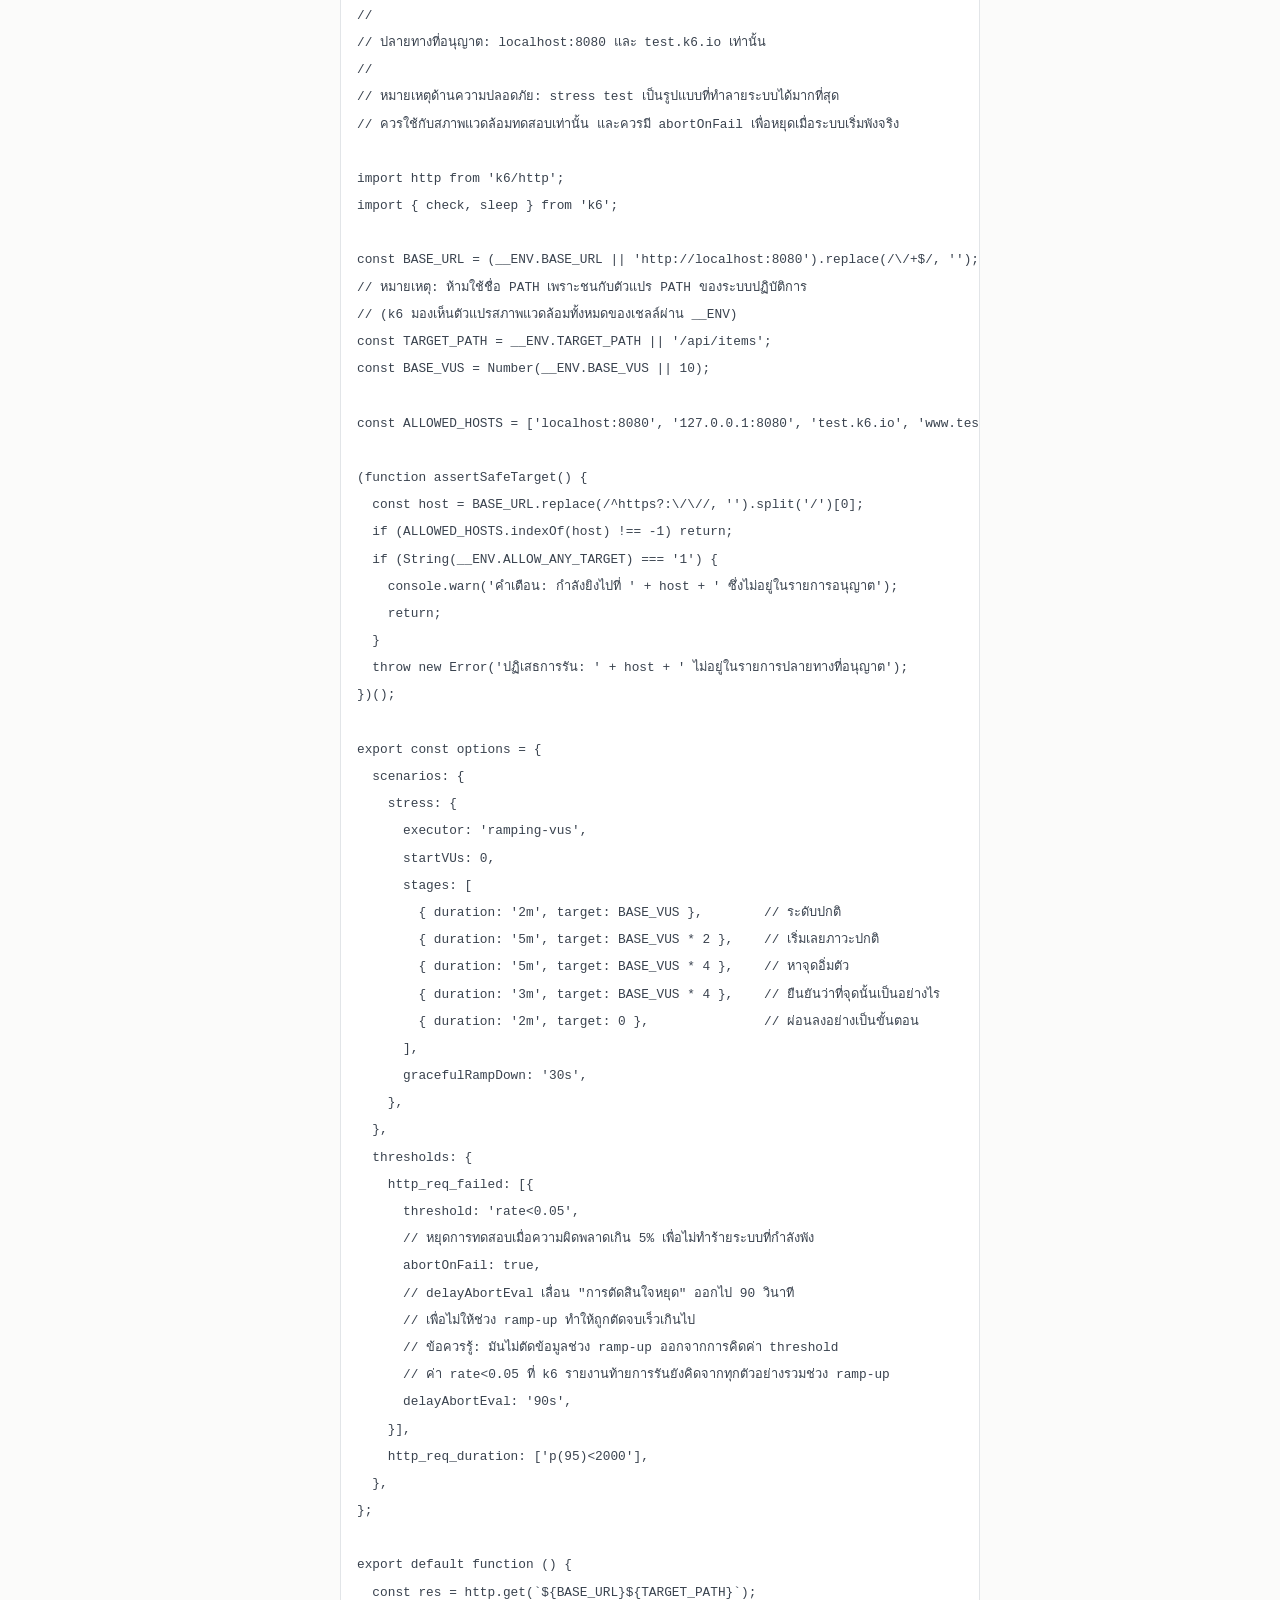
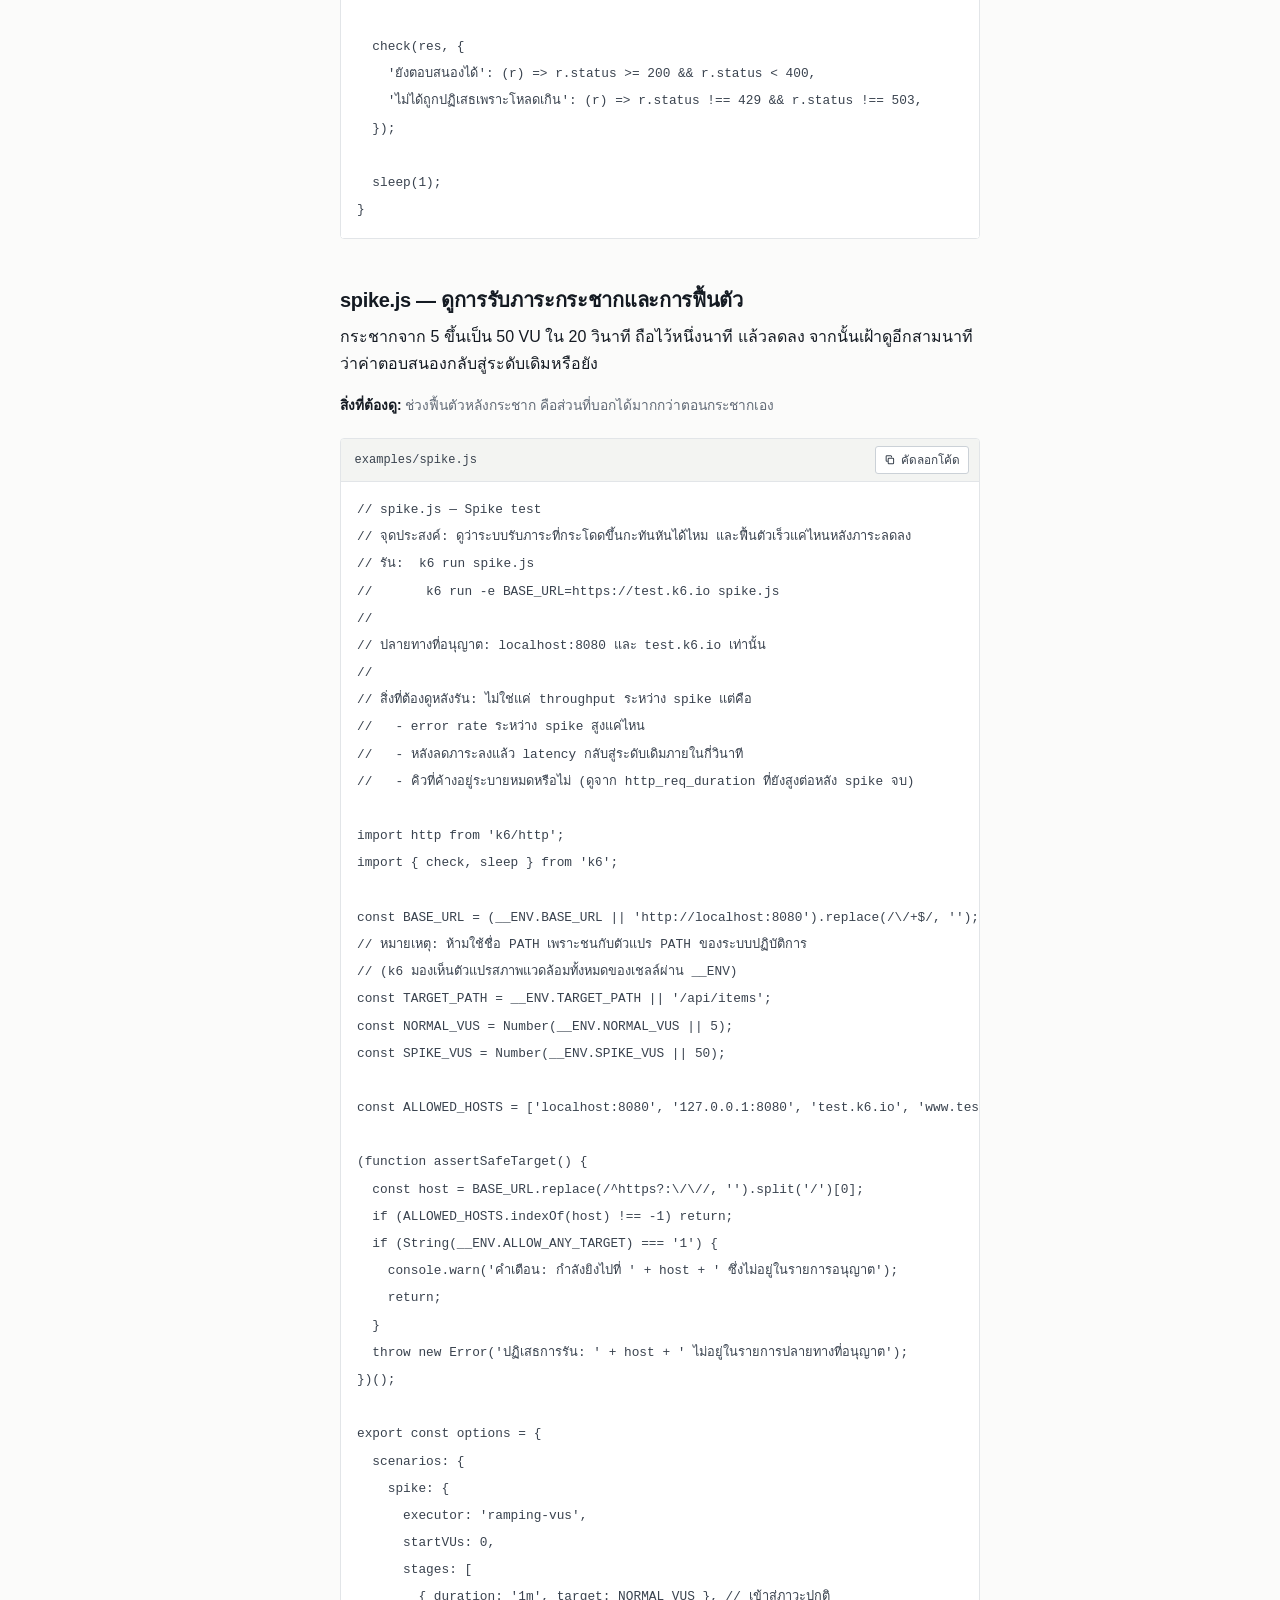
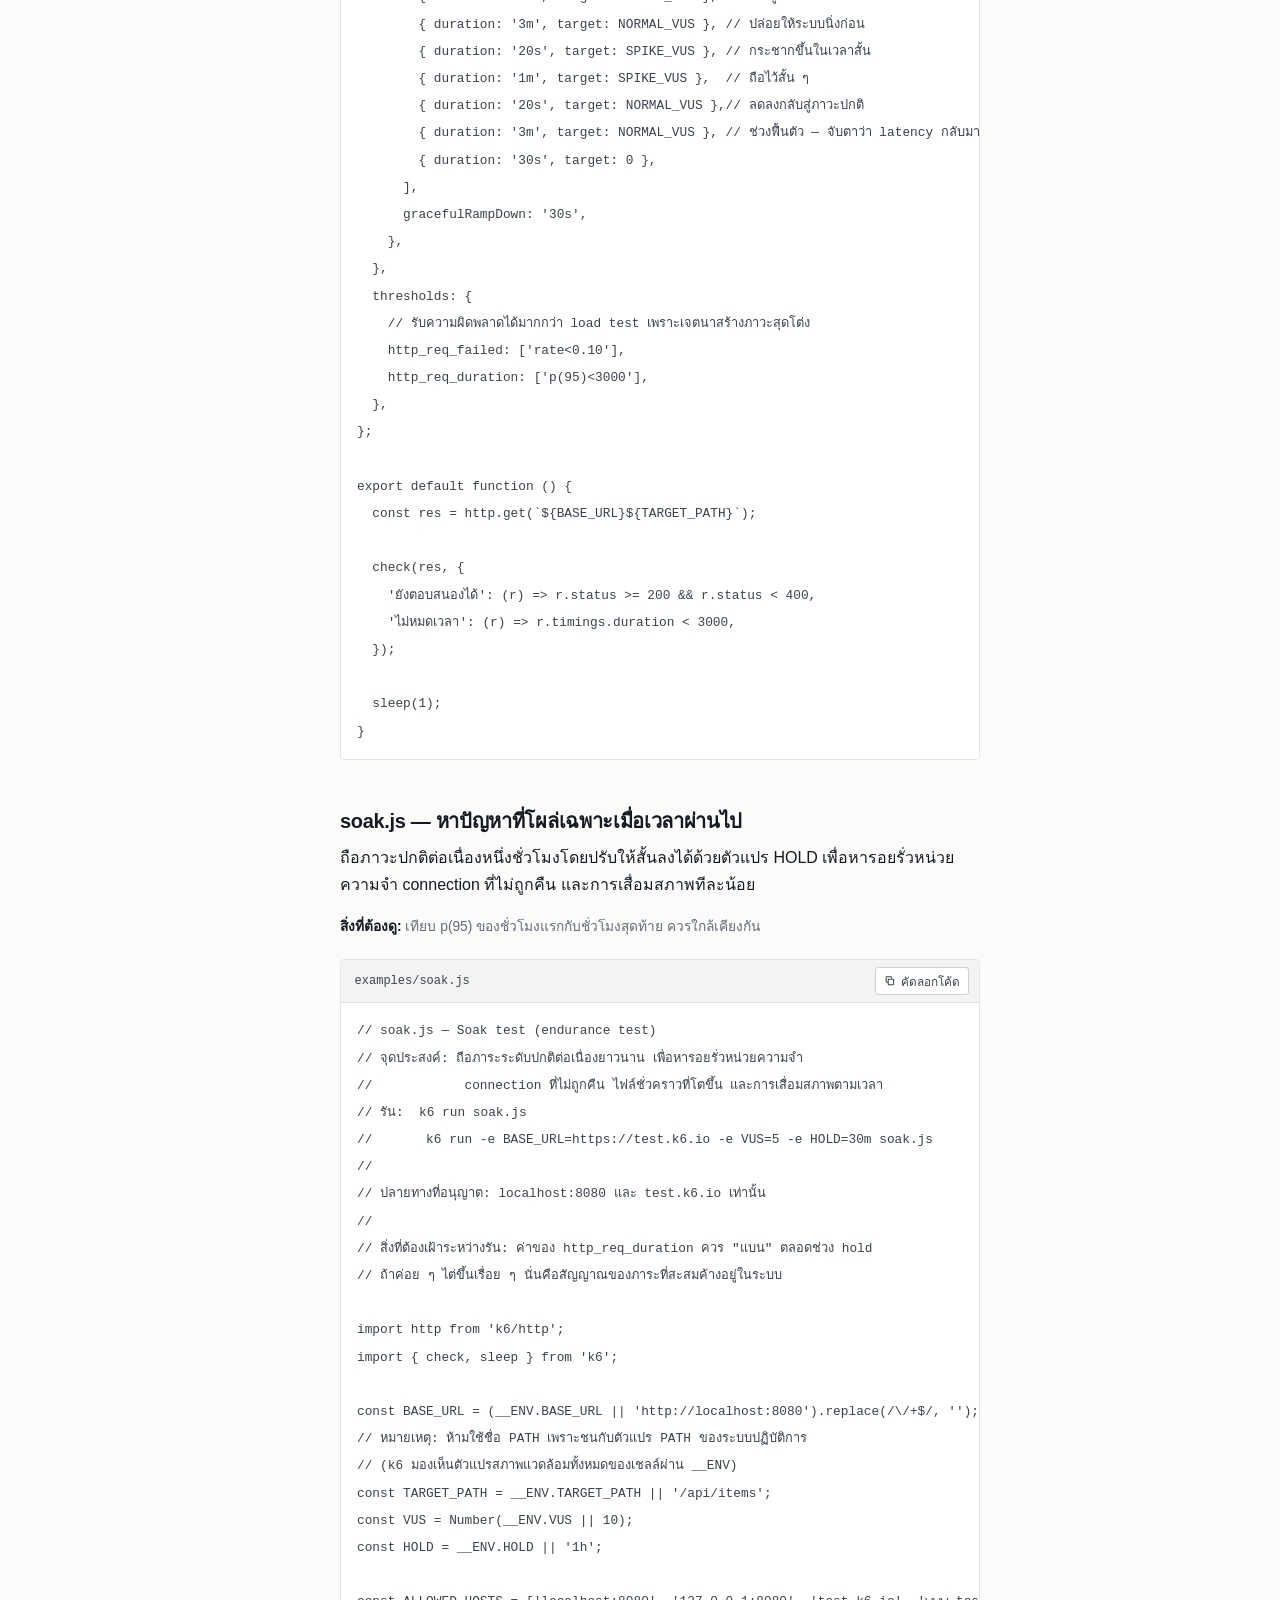
<file: examples.html>
<!DOCTYPE html>
<html lang="th">
<head>
<meta charset="utf-8">
<meta name="viewport" content="width=device-width, initial-scale=1">
<title>สคริปต์ตัวอย่าง 5 แบบ — smoke load stress spike soak | Load Testing ด้วย k6</title>
<meta name="description" content="สคริปต์ k6 ตัวอย่างห้าแบบที่รันได้จริง พร้อมโค้ดเต็ม ปุ่มคัดลอก ลิงก์ดาวน์โหลด คำสั่งรันแบบติดตั้งในเครื่องและแบบ Docker และคำเตือนเรื่องปลายทางที่ปลอดภัย">
<link rel="icon" type="image/svg+xml" href="favicon.svg">
<script>/* ตั้งธีมก่อน CSS ถูกวาด — กันจอกะพริบขาวตอนโหลด */
(function(){try{var t=localStorage.getItem('ltk6.theme.v1');
if(t==='dark'||t==='light')document.documentElement.setAttribute('data-theme',t);}catch(e){}})();</script>
<link rel="stylesheet" href="assets/css/main.css">
</head>
<body data-page="examples" data-root="">

<a class="skip-link" href="#main">ข้ามไปที่เนื้อหาหลัก</a>

<header class="topbar" id="topbar"></header>

<noscript>
  <div class="empty-state" style="margin:16px">
    หน้านี้ต้องใช้ JavaScript ในการอ่านไฟล์สคริปต์มาแสดง
    กรุณาเปิด JavaScript แล้วโหลดหน้าใหม่ หรือดาวน์โหลดไฟล์ได้โดยตรงจากโฟลเดอร์ examples/
  </div>
</noscript>

<div class="shell">

  <nav class="sidebar" id="sidebar" aria-label="เมนูหลัก"></nav>

  <main class="article" id="main">

    <p class="eyebrow">
      <svg viewBox="0 0 20 20" fill="none" stroke="currentColor" stroke-width="1.7" stroke-linecap="round" stroke-linejoin="round" aria-hidden="true" style="width:14px;height:14px"><path d="M3.2 16.4V3.8"/><path d="M3.2 16.4h13.6"/><path d="M6.6 16.4v-4.6M10 16.4V8.2M13.4 16.4v-6"/></svg>
      อ้างอิง
    </p>

    <h1>สคริปต์ตัวอย่าง 5 แบบ</h1>

    <p class="lede">
      สคริปต์ทั้งห้าตัวนี้เป็นโค้ด k6 จริงที่รันได้ ไม่ใช่โครงร่าง
      ทุกไฟล์มีกลไกตรวจปลายทางก่อนเริ่มรัน ถ้าปลายทางไม่อยู่ในรายการที่อนุญาต สคริปต์จะหยุดทันที
      โดยไม่สร้างโหลดใด ๆ
    </p>

    <div class="section-meta">
      <div>
        <svg viewBox="0 0 20 20" fill="none" stroke="currentColor" stroke-width="1.8" stroke-linecap="round" stroke-linejoin="round" aria-hidden="true"><path d="M3.5 4.2h4.3c1.2 0 2.2.9 2.2 2.1v9.5c0-.9-.8-1.6-1.8-1.6H3.5z"/><path d="M16.5 4.2h-4.3c-1.2 0-2.2.9-2.2 2.1v9.5c0-.9.8-1.6 1.8-1.6h4.7z"/></svg>
        ทฤษฎี: <a href="lessons/05-load-profiles.html">บทที่ 5</a>
      </div>
      <div>
        <svg viewBox="0 0 20 20" fill="none" stroke="currentColor" stroke-width="1.8" stroke-linecap="round" stroke-linejoin="round" aria-hidden="true"><path d="M3.4 14.2a7 7 0 1 1 13.2 0"/><path d="M10 11.4l3.4-3.6"/></svg>
        ปลายทาง: localhost:8080 หรือ test.k6.io
      </div>
    </div>

    <div class="callout callout--danger">
      <div class="callout__head">
        <svg viewBox="0 0 20 20" fill="none" stroke="currentColor" stroke-width="1.8" stroke-linecap="round" stroke-linejoin="round" aria-hidden="true"><path d="M10 3.2l6 2.2v4.4c0 3.3-2.4 5.9-6 7-3.6-1.1-6-3.7-6-7V5.4z"/></svg>
        <span class="label">อ่านก่อนรันสคริปต์ใด ๆ</span>
      </div>
      <p>
        สคริปต์เหล่านี้ตั้งค่าเริ่มต้นให้ยิงไปที่ <code>http://localhost:8080</code> เท่านั้น
        และยอมรับ <code>test.k6.io</code> เป็นทางเลือกที่สอง ถ้าต้องการยิงไปที่อื่น
        ต้องตั้ง <code>ALLOW_ANY_TARGET=1</code> และคุณต้องมีสิทธิ์ทดสอบระบบนั้นจริง
      </p>
      <p>
        การยิงโหลดใส่ระบบของผู้อื่นโดยไม่ได้รับอนุญาตเข้าข่ายการโจมตีและอาจผิดกฎหมาย
        ให้ใช้สภาพแวดล้อมทดสอบแทนระบบที่ผู้ใช้จริงใช้งานอยู่เสมอ
        และแจ้งผู้ดูแลระบบปลายทางล่วงหน้าทุกครั้ง
      </p>
    </div>

    <h2 id="prepare">เตรียมปลายทางสำหรับฝึก</h2>

    <p>
      โปรเจกต์นี้แนบ mock server ที่ไม่ต้องติดตั้งอะไรเพิ่ม มันมี latency จำลองและมีจุดทดลอง
      ครบพอสำหรับฝึกทุกบท ลองเปิดดูก่อนว่ามีเส้นทางอะไรให้ใช้บ้าง
    </p>

    <div class="code-block">
      <div class="code-block__head">
        <span class="code-block__title">เปิด mock server (ไม่ต้องใช้ dependency ภายนอก)</span>
      </div>
      <pre><code># รันจากโฟลเดอร์ loadtest-k6
node mock-server/server.mjs

# ตรวจว่าเปิดได้แล้ว
curl -i http://localhost:8080/api/items

# เส้นทางที่มีให้ทดลอง
#   GET /health                    ตรวจว่ายังทำงานอยู่
#   GET /api/items                 รายการสินค้า 20 ชิ้น
#   GET /api/items/{id}            สินค้ารายชิ้น
#   GET /api/always-404            ตอบ 404 ทุกครั้ง (สำหรับทดสอบ expected_response)
#   GET /api/toggle-slow           สลับโหมดช้า (+400 ms)
#   GET /api/toggle-fail?rate=0.2  ตั้งอัตราความล้มเหลวจำลอง</code></pre>
    </div>

    <h2 id="catalog">ภาพรวมสคริปต์ทั้งห้า</h2>

    <div class="table-wrap">
      <table class="data">
        <caption>สคริปต์ตัวอย่าง ไฟล์ จุดประสงค์ และระยะเวลาที่ใช้</caption>
        <thead>
          <tr>
            <th>ไฟล์</th>
            <th class="wrap">จุดประสงค์</th>
            <th class="wrap">รูปแบบภาระ</th>
            <th class="wrap">ใช้เวลา</th>
            <th class="wrap">เกณฑ์ที่ตั้งไว้</th>
          </tr>
        </thead>
        <tbody>
          <tr>
            <td class="code-cell">smoke.js</td>
            <td class="wrap">ยืนยันว่าสคริปต์ถูกและปลายทางตอบได้</td>
            <td class="wrap">2 VU คงที่</td>
            <td class="wrap">20 วินาที</td>
            <td class="wrap">เพดานสุขภาพ p(95) ต่ำกว่า 1000 ms, ความผิดพลาดต่ำกว่า 1%, check ผ่านเกิน 99% (smoke ไม่ได้ตัดสิน SLO)</td>
          </tr>
          <tr class="row-accent">
            <td class="code-cell">load.js</td>
            <td class="wrap">วัดที่ภาวะใช้งานตามที่คาดไว้</td>
            <td class="wrap">ramping-vus ขึ้นถึง 10 VU แล้วถือไว้</td>
            <td class="wrap">12 นาที</td>
            <td class="wrap">p(95) ต่ำกว่า 500 ms, p(99) ต่ำกว่า 1500 ms, ความผิดพลาดต่ำกว่า 1%</td>
          </tr>
          <tr>
            <td class="code-cell">stress.js</td>
            <td class="wrap">หาจุดอิ่มตัวและดูว่าระบบพังแบบไหน</td>
            <td class="wrap">ไต่ขึ้นเป็นขั้นถึง 4 เท่าของภาวะปกติ</td>
            <td class="wrap">17 นาที</td>
            <td class="wrap">ความผิดพลาดต่ำกว่า 5% พร้อมหยุดอัตโนมัติถ้าเกิน</td>
          </tr>
          <tr>
            <td class="code-cell">spike.js</td>
            <td class="wrap">ดูการรับภาระกระชากและการฟื้นตัว</td>
            <td class="wrap">กระชากจาก 5 ขึ้น 50 VU ใน 20 วินาที</td>
            <td class="wrap">9 นาที</td>
            <td class="wrap">ความผิดพลาดต่ำกว่า 10%, p(95) ต่ำกว่า 3000 ms</td>
          </tr>
          <tr>
            <td class="code-cell">soak.js</td>
            <td class="wrap">หารอยรั่วหน่วยความจำและการเสื่อมสภาพ</td>
            <td class="wrap">ถือ 10 VU ต่อเนื่อง</td>
            <td class="wrap">1 ชั่วโมง 4 นาที</td>
            <td class="wrap">p(95) ต่ำกว่า 500 ms, p(99) ต่ำกว่า 1000 ms, ความผิดพลาดต่ำกว่า 1%</td>
          </tr>
        </tbody>
      </table>
    </div>

    <h2 id="anatomy">กายวิภาคของสคริปต์ k6</h2>

    <p>
      สคริปต์ที่แสดงด้านล่างคือ <code>examples/load.js</code> ตัวเดียวกับที่อยู่ในรายการทั้งห้า
      ดึงไฟล์จริงมาแสดงแล้วติดหมายเลข ①–⑨ ไว้ที่ต้นบรรทัด สคริปต์นี้จึงรันได้จริงตามที่เป็น
      และคำอธิบายแต่ละหมายเลขอยู่ใต้โค้ด บอกว่าเหตุใดบรรทัดนั้นจึงต้องมี ไม่ใช่แค่ว่ามันคืออะไร
    </p>

    <div id="anatomy-block">
      <p class="panel--empty" id="anatomy-state" role="status" aria-live="polite">กำลังอ่านไฟล์ examples/load.js</p>
    </div>

    <ol class="anatomy-list">
      <li>
        <span class="anatomy-mark">①</span><span class="anatomy-list__term">บรรทัด import</span> —
        k6 รันสคริปต์เป็นโมดูล จึงต้องประกาศว่าใช้ฟังก์ชันจากโมดูลใด การอ่านรายการนี้บอกได้ทันทีว่าสคริปต์แตะอะไรได้บ้าง
        และทำให้ตรวจสคริปต์ได้ก่อนรัน โดยยังไม่ต้องยิงคำขอออกไปแม้แต่คำขอเดียว
      </li>
      <li>
        <span class="anatomy-mark">②</span><span class="anatomy-list__term">ค่าตั้งต้นจาก <code>__ENV</code></span> —
        ปลายทางและจำนวน VU ต้องเปลี่ยนได้โดยไม่แก้ไฟล์ มิฉะนั้นสคริปต์เดียวจะใช้ได้กับสภาพแวดล้อมเดียว
        k6 มองเห็นตัวแปรสภาพแวดล้อมของเชลล์ทั้งหมดผ่าน <code>__ENV</code> และค่าเริ่มต้นชี้ที่ localhost
        เพื่อไม่ให้เผลอยิงออกอินเทอร์เน็ต
      </li>
      <li>
        <span class="anatomy-mark">③</span><span class="anatomy-list__term">ด่านตรวจปลายทาง</span> —
        ฟังก์ชันนี้ทำงานตอนโหลดสคริปต์ ก่อนสร้าง VU ตัวแรก ถ้าปลายทางไม่อยู่ในรายการที่อนุญาตจะหยุดทันทีโดยไม่เกิดโหลด
        เป็นการกันความผิดพลาดที่แพงที่สุด คือการยิงโหลดใส่ระบบของคนอื่น
      </li>
      <li>
        <span class="anatomy-mark">④</span><span class="anatomy-list__term">metric ที่กำหนดเอง</span> —
        <code>Trend</code> เก็บการกระจายของค่าที่เราสนใจ ส่วน <code>Rate</code> เก็บสัดส่วน
        ทั้งสองเป็น metric ที่ k6 ไม่รู้จักเอง จึงจำเป็นเมื่อคำถามไม่ใช่ "HTTP เร็วไหม" แต่เป็น "ขั้นตอนของเราช้าไหม"
        และทำให้ตั้ง threshold เฉพาะทางได้ ซึ่งอธิบายไว้ใน<a href="lessons/03-metrics.html">บทที่ 3</a>
      </li>
      <li>
        <span class="anatomy-mark">⑤</span><span class="anatomy-list__term">options คือ load model</span> —
        ทั้งก้อนนี้คือรูปของการทดสอบ เริ่มที่ 0 VU ไต่ขึ้นเป็นขั้น ถึง 10 VU แล้วถือไว้ 8 นาที ก่อนลดลง
        เหตุผลที่ต้องไต่ขึ้นคือ cache และ connection pool ต้องมีเวลาอุ่นเครื่อง ไม่งั้นช่วงนาทีแรก
        จะสะท้อนสภาพระบบที่ยังไม่พร้อม วิธีเลือกรูปแบบอยู่ใน<a href="lessons/05-load-profiles.html">บทที่ 5</a>
      </li>
      <li>
        <span class="anatomy-mark">⑥</span><span class="anatomy-list__term">threshold คือเกณฑ์ตัดสิน</span> —
        ที่นี่ที่เดียวที่ SLO กลายเป็นเกณฑ์ที่ตัดสินได้ ตัวเลข <code>p(95)&lt;500</code> ไม่ได้เปลี่ยนวิธีที่ k6 วัด
        แต่เปลี่ยนว่าการรันนี้ผ่านหรือไม่ผ่าน คู่กับ <code>abortOnFail</code> และ <code>delayAbortEval</code>
        เพื่อให้หยุดเองเมื่อแย่เกินเกณฑ์ โดยไม่ถูกตัดจบตั้งแต่ช่วงไต่ขึ้น
      </li>
      <li>
        <span class="anatomy-mark">⑦</span><span class="anatomy-list__term">VU รัน <code>default()</code> เป็นลูป</span> —
        นี่คืองานที่ VU แต่ละตัวทำซ้ำ k6 เรียกฟังก์ชันนี้ใหม่ทันทีที่รอบก่อนจบ
        จำนวนรอบต่อวินาทีจึงขึ้นกับว่าในฟังก์ชันนี้ใช้เวลาไปเท่าไร ไม่ได้ขึ้นกับจำนวน VU เพียงอย่างเดียว
      </li>
      <li>
        <span class="anatomy-mark">⑧</span><span class="anatomy-list__term"><code>check</code> ไม่ใช่ threshold</span> —
        <code>check</code> ตอบว่า "คำตอบตรงตามที่คาดไหม" แล้วบันทึกผลลง metric <code>checks</code>
        แต่ไม่ทำให้การรันล้มเหลว ต่างจาก threshold ที่ตัดสินผ่านหรือไม่ผ่าน
        การมี check จึงยังไม่พอถ้าไม่มีเกณฑ์มาบังคับ
      </li>
      <li>
        <span class="anatomy-mark">⑨</span><span class="anatomy-list__term"><code>sleep</code> คือ think time</span> —
        เลียนแบบผู้ใช้ที่อ่านข้อมูลก่อนกดอะไรต่อไป และถูกนับรวมใน <code>iteration_duration</code>
        ถ้าถอดบรรทัดนี้ออก ตัวเลข throughput จะสูงขึ้นทันทีโดยที่เซิร์ฟเวอร์ไม่ได้เร็วขึ้นเลย
        ซึ่งเป็นวิธีสร้าง "โหลดปลอม" ที่พบบ่อยที่สุด
      </li>
    </ol>

    <div id="load-state" class="panel--empty" role="status" aria-live="polite">
      กำลังอ่านไฟล์สคริปต์
    </div>

    <div id="scripts-host"></div>

    <h2 id="run-local">วิธีรันแบบติดตั้งในเครื่อง</h2>

    <div class="code-block">
      <div class="code-block__head">
        <span class="code-block__title">คำสั่งรันสคริปต์ด้วย k6 ที่ติดตั้งในเครื่อง</span>
      </div>
      <pre><code># 1) เปิด mock server ไว้ในเทอร์มินัลหนึ่ง
node mock-server/server.mjs

# 2) เปิดอีกเทอร์มินัล แล้วรันตามลำดับนี้เสมอ
cd loadtest-k6

# ยืนยันว่าทุกอย่างพร้อม — ใช้เวลา 20 วินาที
k6 run -e BASE_URL=http://localhost:8080 examples/smoke.js

# วัดที่ภาวะเป้าหมาย — 12 นาที
k6 run -e BASE_URL=http://localhost:8080 examples/load.js

# หาจุดอิ่มตัว — 17 นาที
k6 run -e BASE_URL=http://localhost:8080 -e BASE_VUS=5 examples/stress.js

# ดูการรับภาระกระชาก — 9 นาที
k6 run -e BASE_URL=http://localhost:8080 -e SPIKE_VUS=30 examples/spike.js

# หาปัญหาระยะยาว — ปรับให้สั้นลงได้ด้วย HOLD
k6 run -e BASE_URL=http://localhost:8080 -e VUS=5 -e HOLD=10m examples/soak.js

# เทียบกับปลายทางสาธารณะที่ทำไว้สำหรับทดสอบโดยเฉพาะ
k6 run -e BASE_URL=https://test.k6.io examples/smoke.js</code></pre>
    </div>

    <p>
      ทุกสคริปต์อ่านค่าจากตัวแปรสภาพแวดล้อม ทำให้ไม่ต้องแก้ไฟล์เมื่อเปลี่ยนปลายทาง
      ค่าที่รับได้คือ <code>BASE_URL</code>, <code>TARGET_PATH</code>, <code>PEAK_VUS</code>,
      <code>BASE_VUS</code>, <code>NORMAL_VUS</code>, <code>SPIKE_VUS</code>,
      <code>VUS</code> และ <code>HOLD</code>
    </p>

    <div class="callout callout--warn">
      <div class="callout__head">
        <svg viewBox="0 0 20 20" fill="none" stroke="currentColor" stroke-width="1.8" stroke-linecap="round" stroke-linejoin="round" aria-hidden="true"><path d="M10 3.4l6.9 12H3.1z"/><path d="M10 8.2v3.4M10 13.6h.01"/></svg>
        <span class="label">ทำไมชื่อตัวแปรจึงเป็น TARGET_PATH ไม่ใช่ PATH</span>
      </div>
      <p>
        k6 มองเห็นตัวแปรสภาพแวดล้อมทั้งหมดของเชลล์ผ่านออบเจกต์ <code>__ENV</code>
        ดังนั้นถ้าตั้งชื่อตัวแปรว่า <code>PATH</code> มันจะชนกับตัวแปร <code>PATH</code>
        ของระบบปฏิบัติการซึ่งมีอยู่แล้วเสมอ ค่าที่ได้จึงกลายเป็นรายการพาธของคำสั่ง
        แทนที่จะเป็นพาธของ API ทำให้คำขอไปผิดที่และได้ 404 โดยไม่มีคำเตือนใด ๆ
        ตัวอย่างสคริปต์จึงตั้งชื่อให้เฉพาะเจาะจงว่า <code>TARGET_PATH</code>
        หลักปฏิบัติทั่วไปคือตั้งชื่อตัวแปรให้มีคำนำหน้าเฉพาะโปรเจกต์ เช่น <code>APP_</code> หรือ <code>LT_</code>
      </p>
    </div>

    <h2 id="run-docker">วิธีรันแบบ Docker</h2>

    <p>
      ถ้าไม่อยากติดตั้ง k6 ในเครื่อง ให้ใช้ image ทางการ สิ่งที่ต้องระวังคือ
      จากในคอนเทนเนอร์ <code>localhost</code> หมายถึงตัวคอนเทนเนอร์เอง ไม่ใช่เครื่องของคุณ
      จึงต้องใช้ <code>host.docker.internal</code> แทน
    </p>

    <div class="code-block">
      <div class="code-block__head">
        <span class="code-block__title">รันด้วย Docker image ทางการ</span>
      </div>
      <pre><code># รันจากโฟลเดอร์ loadtest-k6
# บน macOS และ Windows ใช้ host.docker.internal เพื่อออกมาหาเครื่องแม่

docker run --rm -i grafana/k6 run \
  -e BASE_URL=http://host.docker.internal:8080 \
  - < examples/smoke.js

# ถ้าเปิด mock server ไว้ในคอนเทนเนอร์ด้วยกัน ให้ใช้ชื่อบริการแทน
# docker network create loadtest
# docker run -d --name mock --network loadtest -p 8080:8080 -v "$PWD":/app -w /app node:22 node mock-server/server.mjs
# docker run --rm -i --network loadtest grafana/k6 run -e BASE_URL=http://mock:8080 - < examples/load.js

# เก็บผลลัพธ์ออกมาเป็นไฟล์บนเครื่อง
docker run --rm -i -v "$PWD:/work" -w /work grafana/k6 run \
  --summary-export=summary.json \
  -e BASE_URL=http://host.docker.internal:8080 \
  - < examples/load.js</code></pre>
    </div>

    <p>
      บน Linux ให้เพิ่ม <code>--add-host=host.docker.internal:host-gateway</code>
      ให้กับคำสั่ง <code>docker run</code> เพราะชื่อนี้ไม่มีมาให้โดยอัตโนมัติ
    </p>

    <h2 id="what-to-look-for">สิ่งที่ควรดูหลังรันแต่ละตัว</h2>

    <div class="table-wrap">
      <table class="data">
        <caption>จุดที่ต้องสังเกตของสคริปต์แต่ละตัว</caption>
        <thead>
          <tr>
            <th>สคริปต์</th>
            <th class="wrap">สิ่งที่ต้องดู</th>
            <th class="wrap">ถ้าพบสิ่งนี้ให้ทำอะไร</th>
          </tr>
        </thead>
        <tbody>
          <tr>
            <td class="code-cell">smoke.js</td>
            <td class="wrap">check ต้องผ่าน 100% และ <code>http_req_failed</code> เป็น 0</td>
            <td class="wrap">ถ้าไม่ผ่าน อย่ารันตัวอื่นต่อ ให้แก้สคริปต์หรือปลายทางก่อน</td>
          </tr>
          <tr>
            <td class="code-cell">load.js</td>
            <td class="wrap">ช่วง 5 นาทีกลางที่ VU คงที่ ดูว่า p(95) แบนหรือค่อย ๆ ไต่ขึ้น</td>
            <td class="wrap">ถ้าไต่ขึ้นเรื่อย ๆ แสดงว่ายังไม่ถึงภาวะคงตัว หรือมีคิวสะสม</td>
          </tr>
          <tr>
            <td class="code-cell">stress.js</td>
            <td class="wrap">ขั้นที่ throughput หยุดโต แต่ p(95) เริ่มพุ่ง</td>
            <td class="wrap">บันทึกจำนวน VU ที่ขั้นก่อนหน้าจุดนั้นไว้เป็นความจุที่ยอมรับได้</td>
          </tr>
          <tr>
            <td class="code-cell">spike.js</td>
            <td class="wrap">ช่วง 3 นาทีหลังกระชาก ว่า p(95) กลับสู่ระดับเดิมหรือยัง</td>
            <td class="wrap">ถ้ากลับไม่ทันภายในไม่กี่นาที แปลว่าระบบระบายคิวช้า</td>
          </tr>
          <tr>
            <td class="code-cell">soak.js</td>
            <td class="wrap">เทียบ p(95) ชั่วโมงแรกกับชั่วโมงสุดท้าย</td>
            <td class="wrap">ถ้าชั่วโมงหลังสูงกว่าชัดเจน ให้สงสัยรอยรั่วหรือทรัพยากรที่ไม่ได้คืน</td>
          </tr>
        </tbody>
      </table>
    </div>

    <h2 id="downloads">ดาวน์โหลดไฟล์</h2>

    <p>
      ดาวน์โหลดไฟล์ไปวางในโปรเจกต์ของคุณได้โดยตรง ลิงก์ด้านล่างชี้ไปที่ไฟล์จริงในโฟลเดอร์
      <code>examples/</code> ซึ่งเป็นไฟล์ชุดเดียวกับที่แสดงในหน้านี้ จึงไม่มีทางที่โค้ดบนหน้าจะไม่ตรงกับไฟล์
    </p>

    <div class="card-grid" id="download-grid"></div>

    <h2 id="next-steps">ขั้นต่อไป</h2>

    <ul>
      <li>อ่านวิธีอ่านผลลัพธ์ของสคริปต์เหล่านี้ได้ที่ <a href="lessons/06-read-results.html">บทที่ 6</a></li>
      <li>ดูว่าตัวเลข p95 กับ p99 ของผลลัพธ์ทำงานอย่างไรได้ที่ <a href="lessons/04-percentiles.html">บทที่ 4</a></li>
      <li>คำนวณล่วงหน้าว่าจะต้องใช้ VU เท่าไรได้ที่ <a href="tools/calculator.html">เครื่องคำนวณ</a></li>
      <li>ถ้าต้องเลือกจำนวน VU ให้เหมาะกับระบบของคุณ เริ่มจาก <a href="lessons/05-load-profiles.html">บทที่ 5</a> ซึ่งอธิบายวิธีหาแบบเป็นขั้น</li>
    </ul>

  </main>

  <aside class="toc" id="toc" aria-label="สารบัญในหน้านี้"></aside>

</div>

<footer class="site-footer" id="footer"></footer>

<script src="assets/js/storage.js"></script>
<script src="assets/js/site.js"></script>
<script>
(function () {
  'use strict';

  var SCRIPTS = [
    {
      file: 'smoke.js',
      title: 'smoke.js — ยืนยันความพร้อมก่อนทุกครั้ง',
      profile: 'smoke',
      lead: 'รันด้วย 2 VU เป็นเวลา 20 วินาที ตั้งใจให้เล็กและสั้นที่สุด ' +
        'เพื่อจับข้อผิดพลาดพื้นฐาน เช่น URL ผิด ลืมใส่ header หรือ check ที่ไม่มีทางผ่าน ' +
        'ก่อนจะลงทุนรันการทดสอบเต็มรูปแบบ ' +
        'เกณฑ์ของไฟล์นี้เป็น "เพดานสุขภาพ" ไม่ใช่ SLO เพราะ smoke ตอบคำถามว่า "ทำงานไหม" ' +
        'ส่วนเกณฑ์ SLO อยู่ใน load.js และ soak.js',
      look: 'check ต้องผ่าน 100% และ http_req_failed ต้องเป็น 0'
    },
    {
      file: 'load.js',
      title: 'load.js — วัดที่ภาวะใช้งานตามที่คาดไว้',
      profile: 'load',
      lead: 'ไต่ขึ้นเป็นขั้นจาก 0 ถึง 10 VU แล้วถือไว้ 8 นาที ' +
        'สาธิตสี่อย่างพร้อมกัน คือการไต่ขึ้น ช่วงภาวะคงตัว think time ด้วย sleep ' +
        'และ custom metric ที่วัดเฉพาะขั้นตอนที่ต้องการ',
      look: 'ช่วงภาวะคงตัว p(95) ควรแบน ถ้าไต่ขึ้นเรื่อย ๆ แปลว่ายังมีคิวสะสม'
    },
    {
      file: 'stress.js',
      title: 'stress.js — หาจุดอิ่มตัวและดูว่าระบบพังแบบไหน',
      profile: 'stress',
      lead: 'ไต่ขึ้นเป็นขั้นถึงสี่เท่าของภาวะปกติ พร้อมตั้ง abortOnFail ' +
        'ให้หยุดอัตโนมัติเมื่ออัตราความผิดพลาดเกิน 5% เพื่อไม่ทำร้ายระบบที่กำลังพัง',
      look: 'หาขั้นที่ throughput หยุดโตแต่ p(95) เริ่มพุ่ง นั่นคือจุดอิ่มตัว'
    },
    {
      file: 'spike.js',
      title: 'spike.js — ดูการรับภาระกระชากและการฟื้นตัว',
      profile: 'spike',
      lead: 'กระชากจาก 5 ขึ้นเป็น 50 VU ใน 20 วินาที ถือไว้หนึ่งนาที แล้วลดลง ' +
        'จากนั้นเฝ้าดูอีกสามนาทีว่าค่าตอบสนองกลับสู่ระดับเดิมหรือยัง',
      look: 'ช่วงฟื้นตัวหลังกระชาก คือส่วนที่บอกได้มากกว่าตอนกระชากเอง'
    },
    {
      file: 'soak.js',
      title: 'soak.js — หาปัญหาที่โผล่เฉพาะเมื่อเวลาผ่านไป',
      profile: 'soak',
      lead: 'ถือภาวะปกติต่อเนื่องหนึ่งชั่วโมงโดยปรับให้สั้นลงได้ด้วยตัวแปร HOLD ' +
        'เพื่อหารอยรั่วหน่วยความจำ connection ที่ไม่ถูกคืน และการเสื่อมสภาพทีละน้อย',
      look: 'เทียบ p(95) ของชั่วโมงแรกกับชั่วโมงสุดท้าย ควรใกล้เคียงกัน'
    }
  ];

  function esc(t) {
    return String(t).replace(/&/g, '&amp;').replace(/</g, '&lt;').replace(/>/g, '&gt;');
  }

  document.addEventListener('ltk6:ready', function () {
    var ctx = window.LTK6.__ctx;
    var copyButton = window.LTK6.copyButton;
    if (!ctx) return;

    /* ---------- กายวิภาคของสคริปต์ k6 ----------
       ดึงไฟล์ examples/load.js จริงมาแสดง แล้วแทรกเครื่องหมายที่ "ต้นบรรทัด"
       เมื่อถอด <span class="anatomy-mark"> ออก ข้อความที่เหลือจะตรงกับไฟล์จริงทุกไบต์
       โค้ดที่แสดงจึงเป็นสคริปต์ที่รันได้จริงเสมอ และไม่มีสำเนาที่เพี้ยนจากต้นฉบับได้

       ทุกหมายเลขผูกกับ "บรรทัด" และ "ข้อความที่ต้องพบบนบรรทัดนั้น" ถ้ามีคนแก้ load.js
       จนบรรทัดเลื่อน ด่านนี้จะฟ้องทันทีที่เปิดหน้า แทนที่จะชี้ผิดอย่างเงียบ ๆ */

    var ANATOMY = [
      { mark: '①', line: 14, anchor: 'import http from' },
      { mark: '②', line: 18, anchor: 'const BASE_URL' },
      { mark: '③', line: 24, anchor: 'const ALLOWED_HOSTS' },
      { mark: '④', line: 37, anchor: 'const listDuration' },
      { mark: '⑤', line: 40, anchor: 'export const options' },
      { mark: '⑥', line: 55, anchor: 'thresholds: {' },
      { mark: '⑦', line: 72, anchor: 'export default function' },
      { mark: '⑧', line: 80, anchor: 'const ok = check(res' },
      { mark: '⑨', line: 89, anchor: 'sleep(1);' }
    ];

    var anatomyHost = document.getElementById('anatomy-block');

    function anatomyFail(message) {
      anatomyHost.className = 'callout callout--warn';
      anatomyHost.innerHTML =
        '<div class="callout__head">' +
        '<svg viewBox="0 0 20 20" fill="none" stroke="currentColor" stroke-width="1.8" stroke-linecap="round" stroke-linejoin="round" aria-hidden="true"><path d="M10 3.4l6.9 12H3.1z"/><path d="M10 8.2v3.4M10 13.6h.01"/></svg>' +
        '<span class="label">แสดงกายวิภาคของสคริปต์ไม่ได้</span></div>' +
        '<p>' + esc(message) + '</p>' +
        '<p><strong>วิธีแก้:</strong> หน้านี้ต้องเปิดผ่านเว็บเซิร์ฟเวอร์ ไม่ใช่เปิดไฟล์ตรง ๆ ด้วย file:// ' +
        'ให้รัน <code>python3 -m http.server</code> ในโฟลเดอร์ site แล้วเปิดผ่าน http://localhost</p>';
    }

    fetch(ctx.root + 'examples/load.js', { cache: 'no-cache' }).then(function (res) {
      if (!res.ok) throw new Error('examples/load.js — HTTP ' + res.status);
      return res.text();
    }).then(function (code) {
      var lines = code.split('\n');
      var byLine = {};
      ANATOMY.forEach(function (a, i) {
        var text = lines[a.line - 1];
        if (text === undefined || text.indexOf(a.anchor) === -1) {
          throw new Error('หมายเลข ' + (i + 1) + ' (' + a.mark + ') ชี้บรรทัดที่ ' + a.line +
            ' ซึ่งไม่ตรงกับ ' + JSON.stringify(a.anchor) + ' — ไฟล์ load.js ถูกแก้ให้บรรทัดเลื่อนไปแล้ว');
        }
        byLine[a.line] = a.mark;
      });

      var body = lines.map(function (text, i) {
        var mark = byLine[i + 1];
        return (mark ? '<span class="anatomy-mark">' + mark + '</span>' : '') + esc(text);
      }).join('\n');

      anatomyHost.className = '';
      anatomyHost.innerHTML =
        '<div class="code-block">' +
          '<div class="code-block__head">' +
            '<span class="code-block__title">examples/load.js — ' + ANATOMY.length +
            ' จุดที่ต้องอ่าน (รันได้จริงตามที่เป็น)</span>' +
          '</div>' +
          '<pre><code>' + body + '</code></pre>' +
        '</div>';

      /* ปุ่มคัดลอกได้ข้อความไฟล์จริง ไม่มีเครื่องหมาย จึงเอาไปรันได้ทันที */
      var head = anatomyHost.querySelector('.code-block__head');
      if (head && copyButton && !head.querySelector('.copy-btn')) {
        head.appendChild(copyButton(function () { return code; }, 'คัดลอกโค้ด'));
      }
    }).catch(function (err) {
      anatomyFail(err.message);
    });

    var host = document.getElementById('scripts-host');
    var stateEl = document.getElementById('load-state');

    /* ปุ่มดาวน์โหลดสร้างทันทีจากรายการไฟล์ ไม่ต้องรอโหลดเนื้อหา */
    var grid = document.getElementById('download-grid');
    grid.innerHTML = SCRIPTS.map(function (s) {
      return '<div class="card">' +
        '<p class="card__meta">' +
        '<svg viewBox="0 0 20 20" fill="none" stroke="currentColor" stroke-width="1.8" stroke-linecap="round" stroke-linejoin="round" aria-hidden="true"><path d="M10 3.4v8.2"/><path d="M6.8 8.7L10 11.9l3.2-3.2"/><path d="M3.8 15.2v.6a1.2 1.2 0 0 0 1.2 1.2h10a1.2 1.2 0 0 0 1.2-1.2v-.6"/></svg>' +
        esc(s.profile) + '</p>' +
        '<h3><a href="' + ctx.root + 'examples/' + s.file + '" download>' + esc(s.file) + '</a></h3>' +
        '<p>' + esc(s.look) + '</p>' +
        '<p><a class="card__link" href="' + ctx.root + 'examples/' + s.file +
        '" download>ดาวน์โหลดไฟล์นี้</a></p>' +
        '</div>';
    }).join('');

    /* อ่านเนื้อหาจริงของแต่ละไฟล์มาแสดง เพื่อให้หน้าตรงกับไฟล์เสมอ */
    var loaders = SCRIPTS.map(function (s) {
      return fetch(ctx.root + 'examples/' + s.file, { cache: 'no-cache' }).then(function (res) {
        if (!res.ok) throw new Error(s.file + ' — HTTP ' + res.status);
        return res.text().then(function (text) { return { meta: s, code: text }; });
      });
    });

    Promise.all(loaders).then(function (items) {
      stateEl.hidden = true;
      var html = '';
      items.forEach(function (item, i) {
        var s = item.meta;
        html += '<h2 id="script-' + s.profile + '">' + esc(s.title) + '</h2>' +
          '<p>' + esc(s.lead) + '</p>' +
          '<p class="muted" style="font-size:.86rem"><strong>สิ่งที่ต้องดู:</strong> ' + esc(s.look) + '</p>' +
          '<div class="code-block" data-script="' + i + '">' +
          '<div class="code-block__head">' +
          '<span class="code-block__title">examples/' + esc(s.file) + '</span>' +
          '</div>' +
          '<pre><code>' + esc(item.code) + '</code></pre>' +
          '</div>';
      });
      host.innerHTML = html;

      /* ใส่ปุ่มคัดลอกให้แต่ละบล็อก โดยใช้ข้อความจริงที่อ่านมา */
      Array.prototype.forEach.call(host.querySelectorAll('.code-block'), function (block) {
        var idx = Number(block.getAttribute('data-script'));
        var pre = block.querySelector('pre');
        var head = block.querySelector('.code-block__head');
        if (!copyButton || !head || head.querySelector('.copy-btn')) return;
        head.appendChild(copyButton(function () {
          return items[idx].code;
        }, 'คัดลอกโค้ด'));
        void pre;
      });

      /* แจ้งสารบัญให้สร้างใหม่ เพราะมีหัวข้อใหม่เพิ่มเข้ามาหลังโหลดเสร็จ */
      document.dispatchEvent(new CustomEvent('ltk6:toc-refresh'));

    }).catch(function (err) {
      stateEl.className = 'callout callout--warn';
      stateEl.innerHTML =
        '<div class="callout__head">' +
        '<svg viewBox="0 0 20 20" fill="none" stroke="currentColor" stroke-width="1.8" stroke-linecap="round" stroke-linejoin="round" aria-hidden="true"><path d="M10 3.4l6.9 12H3.1z"/><path d="M10 8.2v3.4M10 13.6h.01"/></svg>' +
        '<span class="label">อ่านไฟล์สคริปต์ไม่สำเร็จ</span></div>' +
        '<p>' + esc(err.message) + '</p>' +
        '<p><strong>วิธีแก้:</strong> หน้านี้ต้องเปิดผ่านเว็บเซิร์ฟเวอร์ ไม่ใช่เปิดไฟล์ตรง ๆ ด้วย file:// ' +
        'ให้รัน <code>python3 -m http.server</code> ในโฟลเดอร์ site แล้วเปิดผ่าน http://localhost ' +
        'หรือดาวน์โหลดไฟล์ได้โดยตรงจากโฟลเดอร์ <code>examples/</code> ซึ่งอยู่ในโปรเจกต์นี้</p>';
    });
  });
})();
</script>

</body>
</html>
</file>
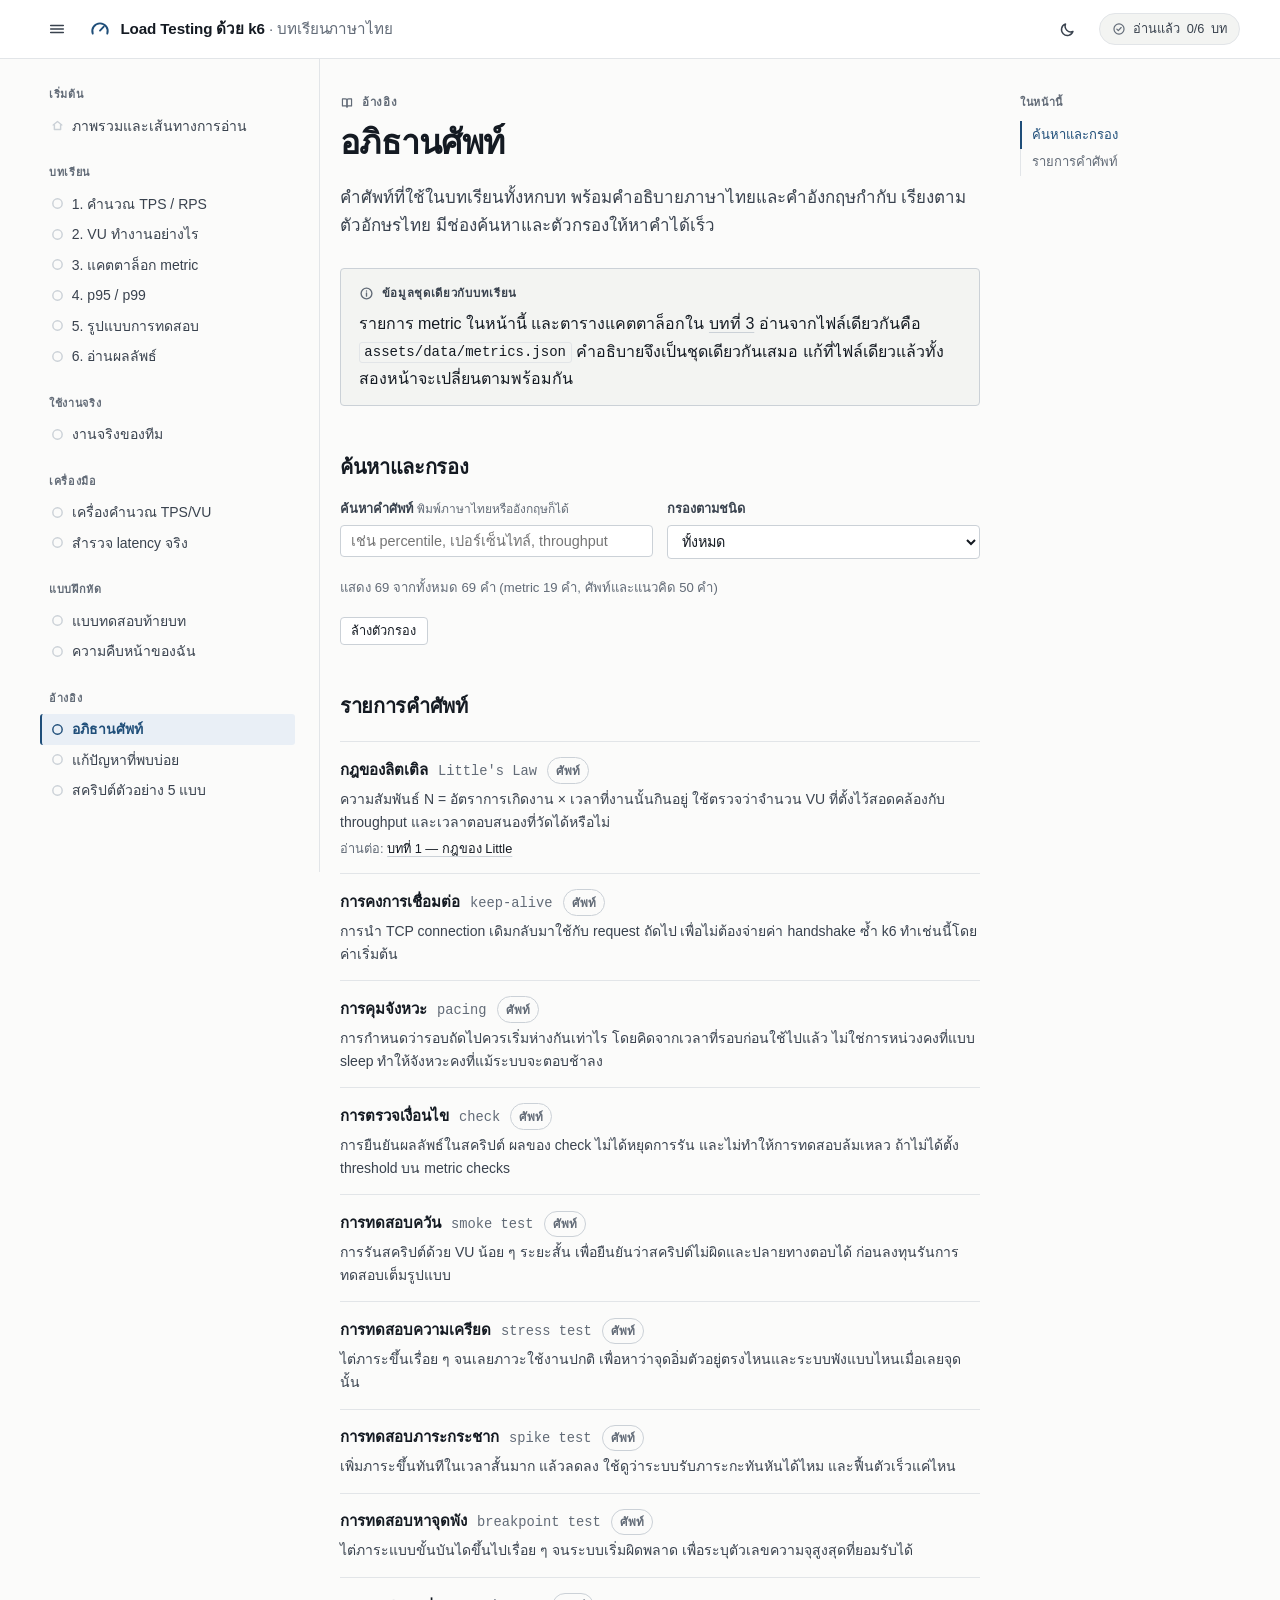
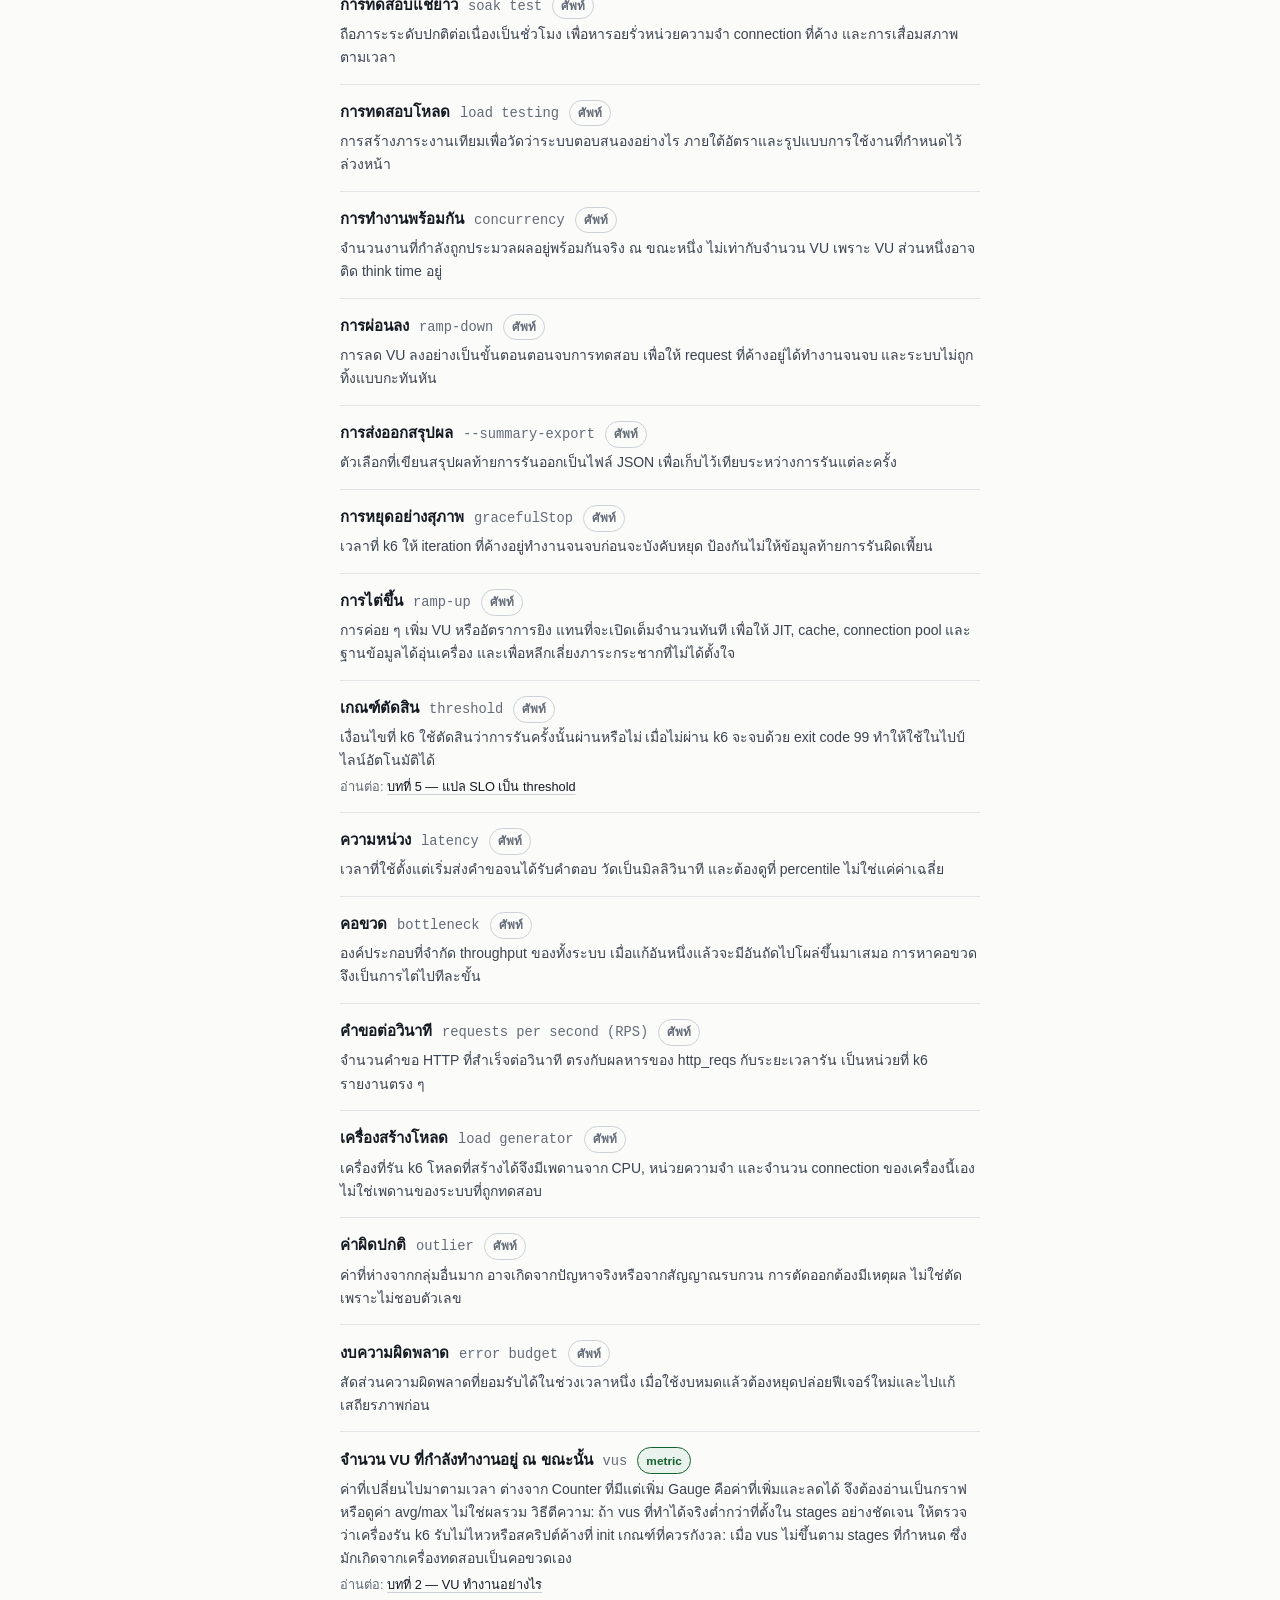
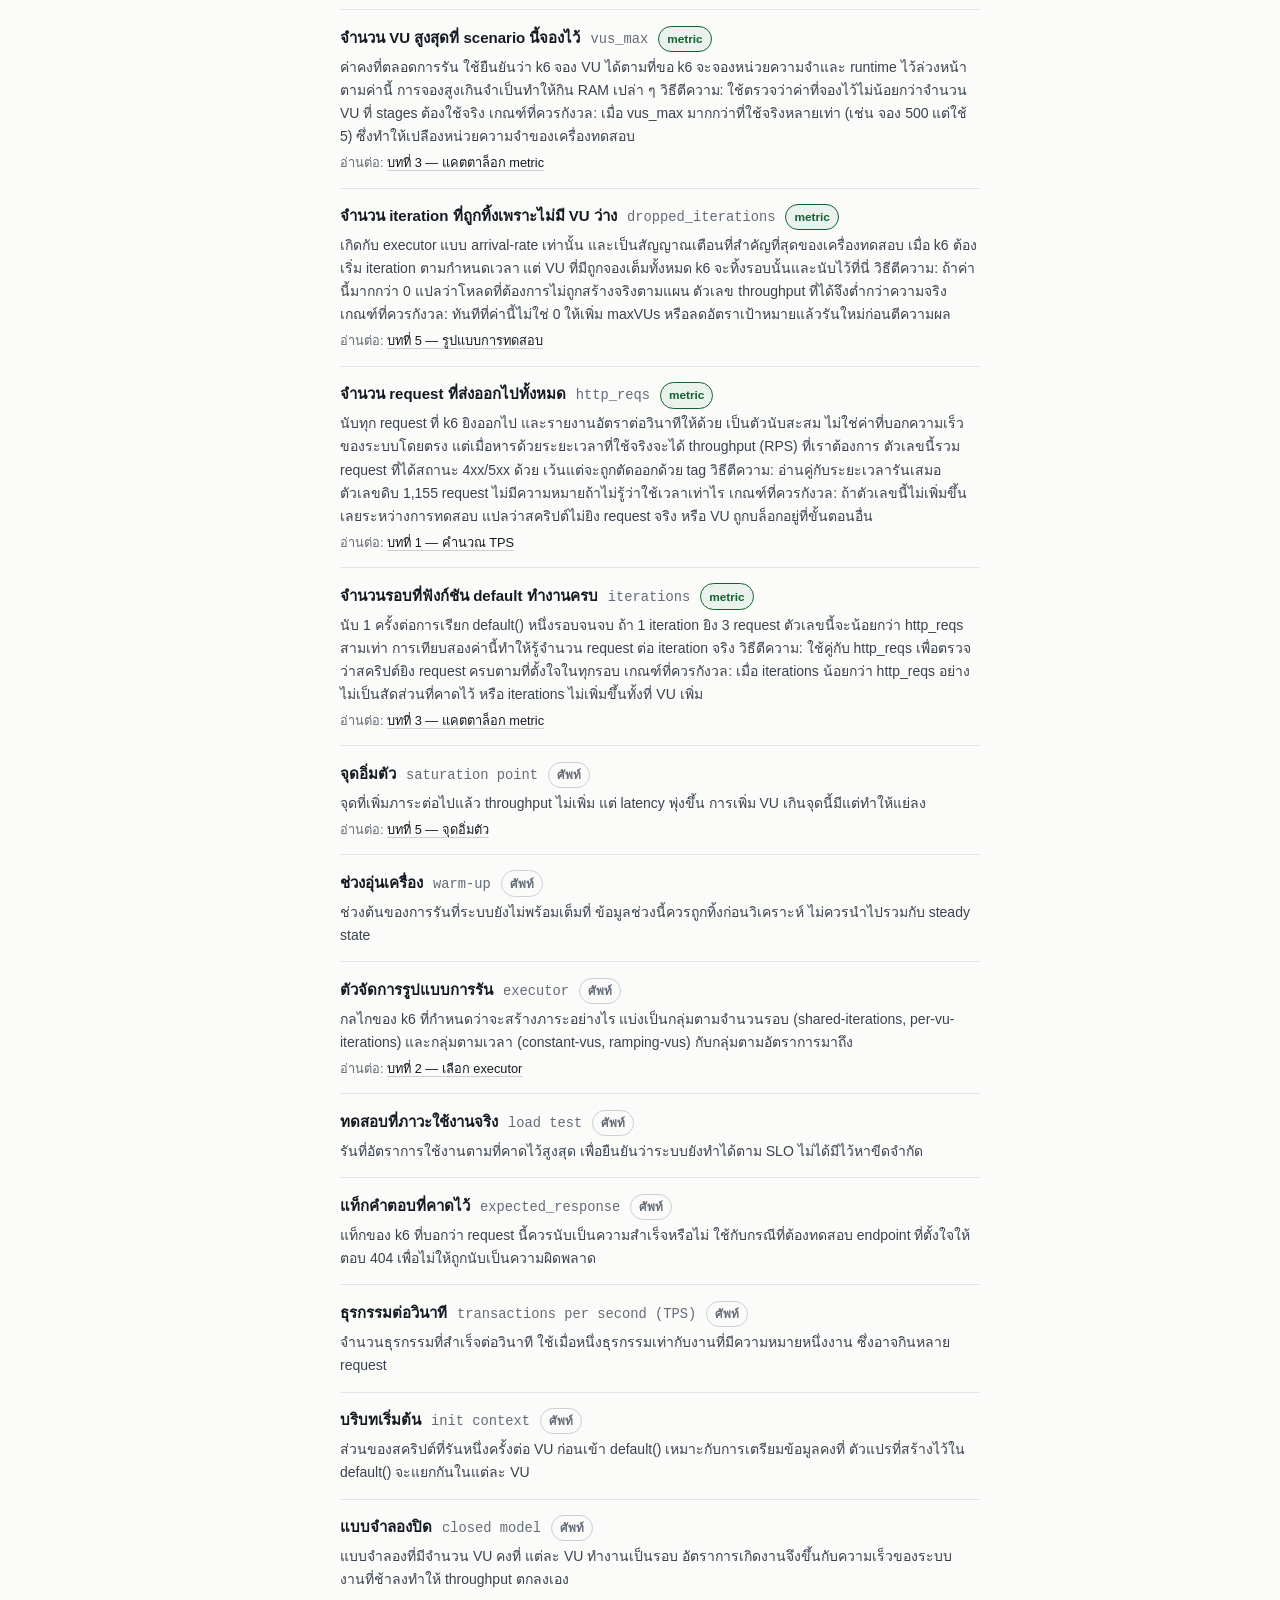
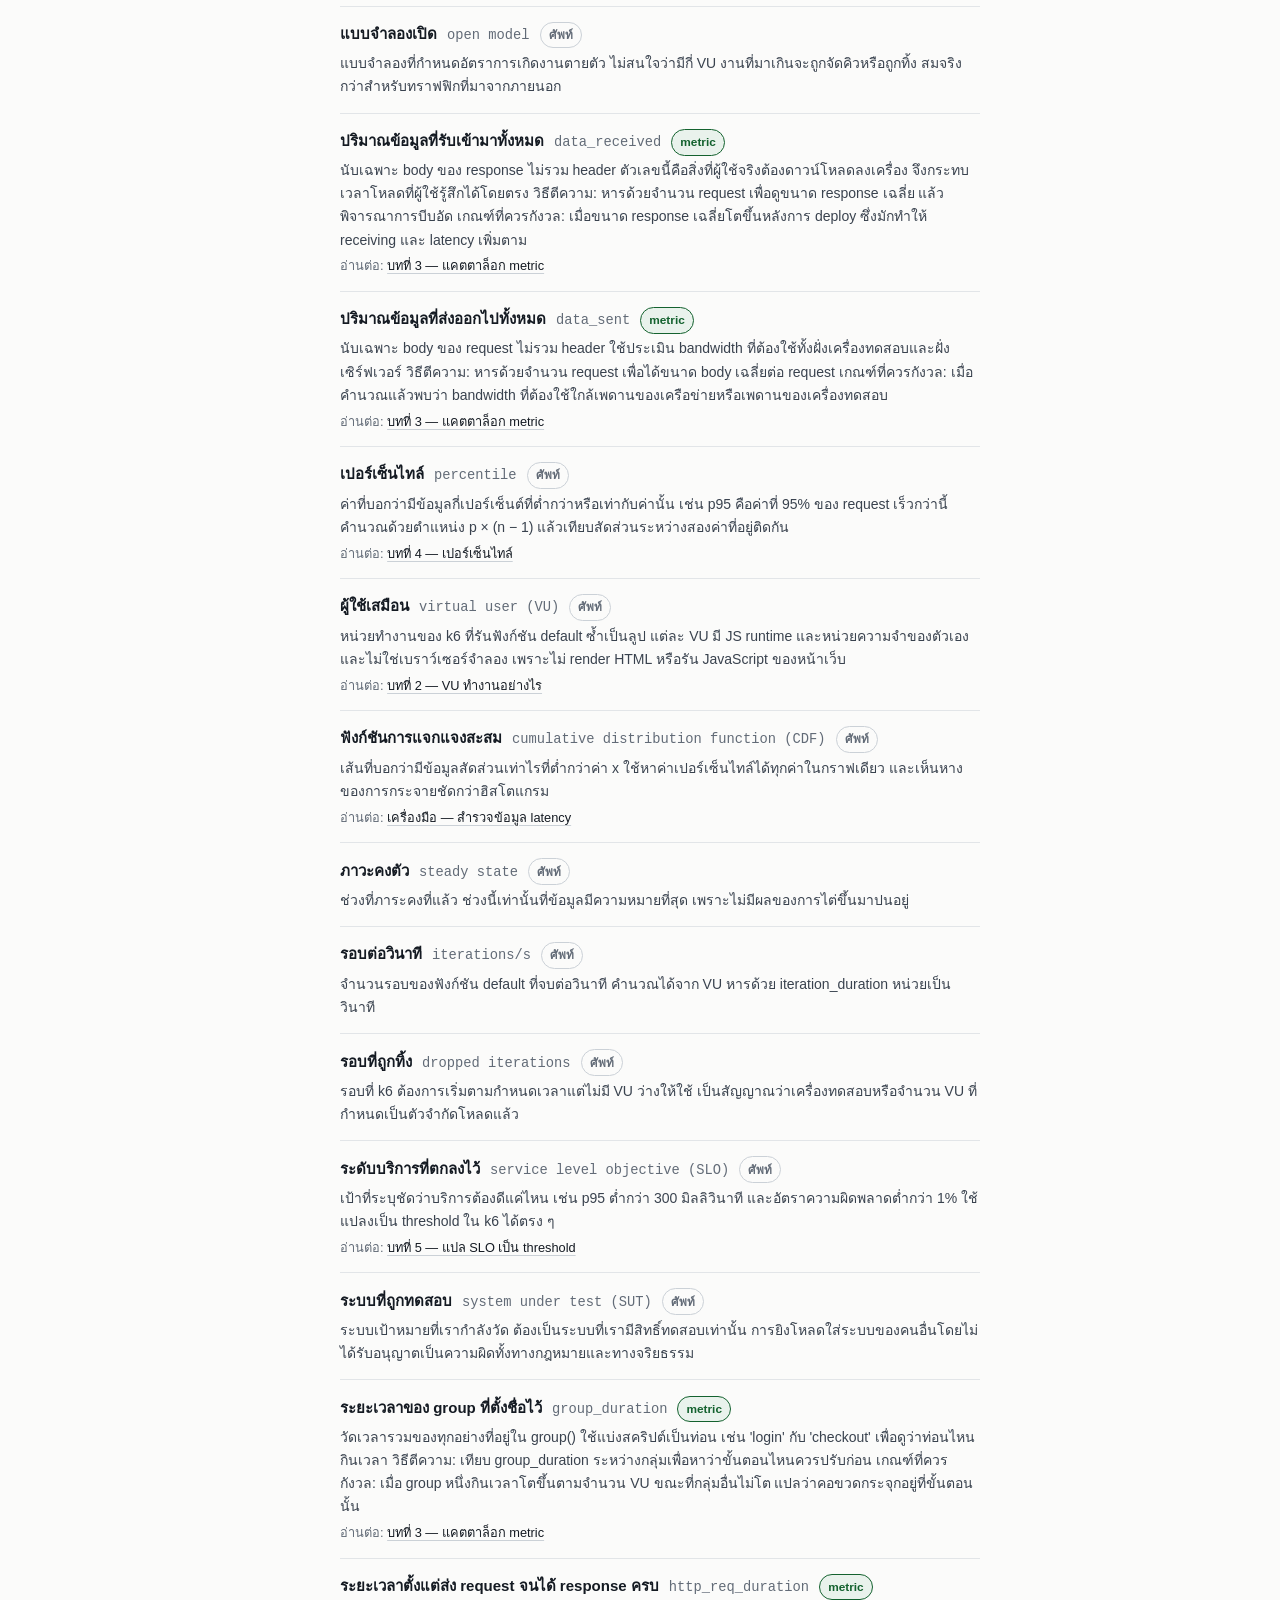
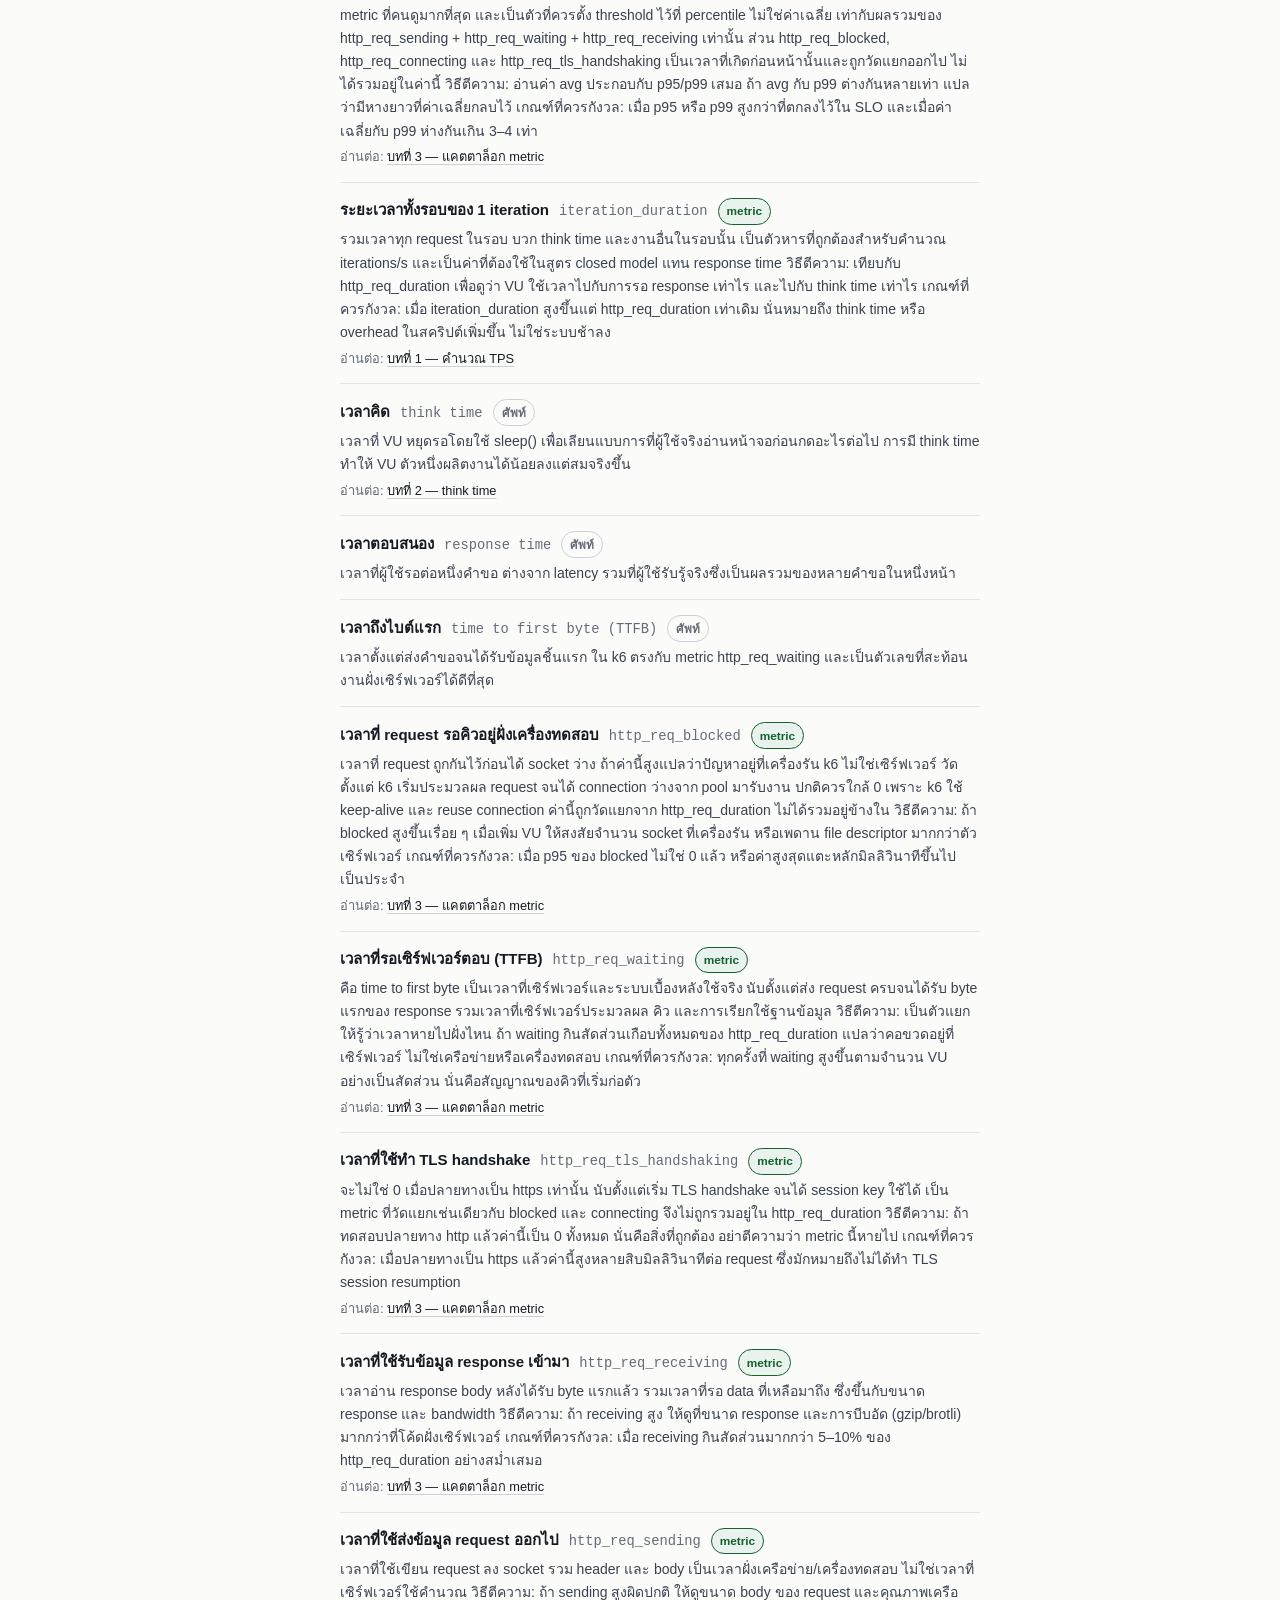
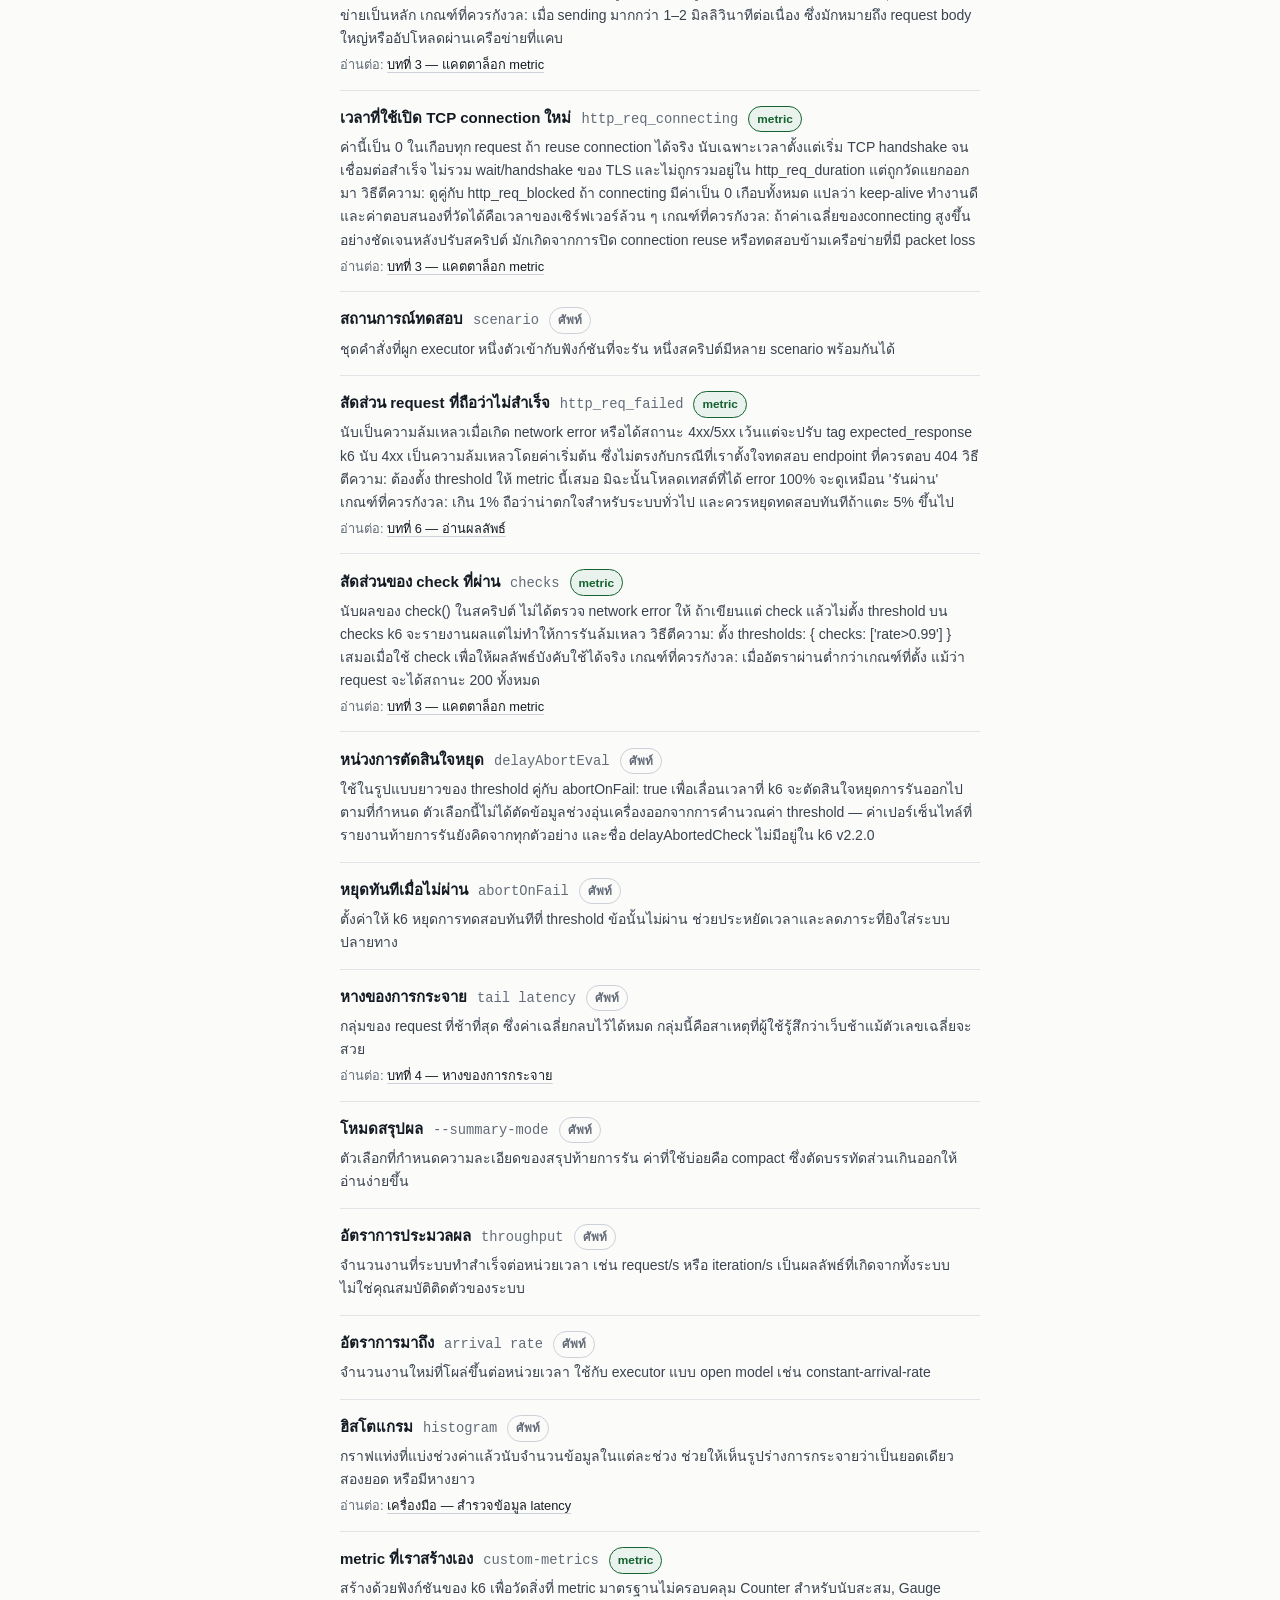
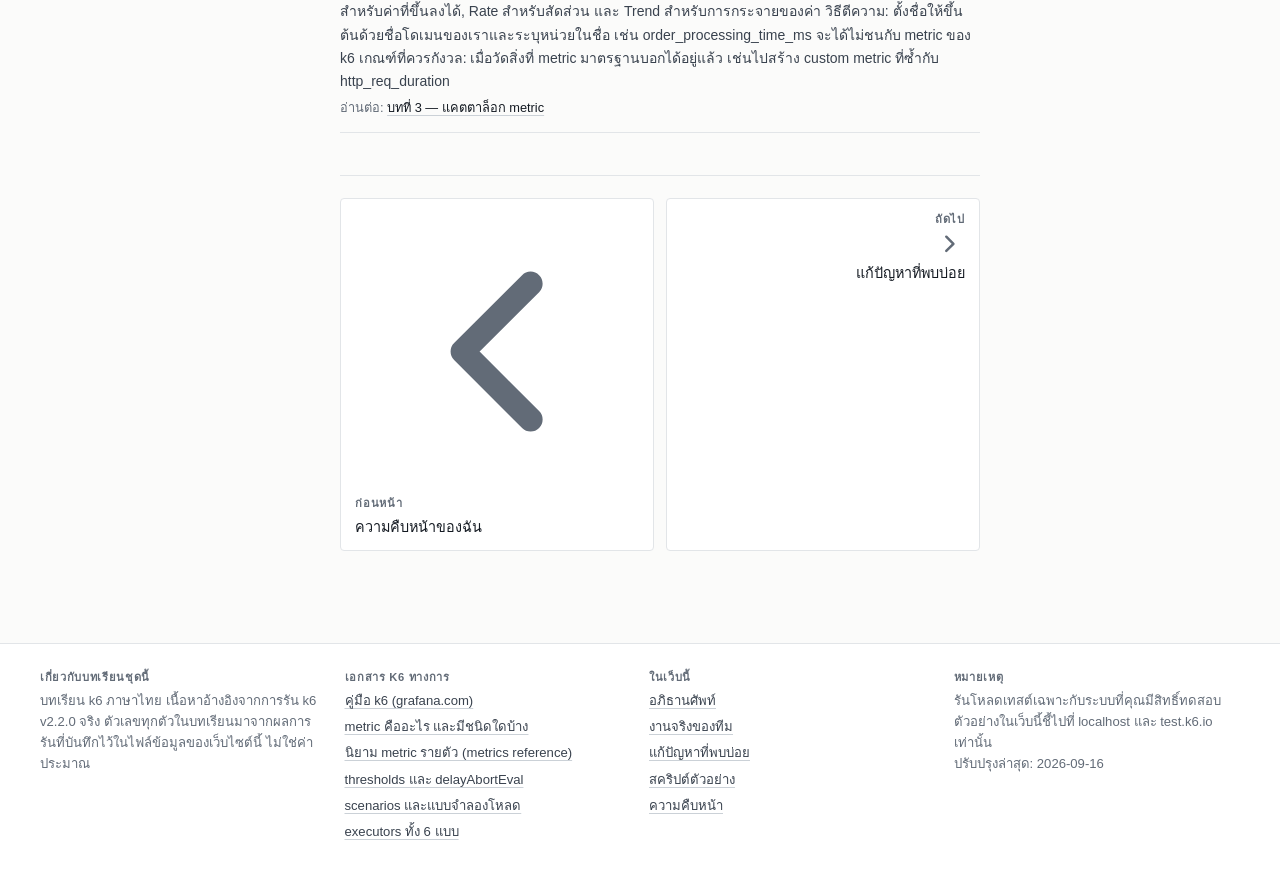
<file: glossary.html>
<!DOCTYPE html>
<html lang="th">
<head>
<meta charset="utf-8">
<meta name="viewport" content="width=device-width, initial-scale=1">
<title>อภิธานศัพท์ k6 — ศัพท์เทคนิคภาษาไทยกว่า 60 คำ | Load Testing ด้วย k6</title>
<meta name="description" content="อภิธานศัพท์โหลดเทสต์และ k6 ภาษาไทย เรียงตามตัวอักษร มีช่องค้นหาและตัวกรอง ใช้ข้อมูลชุดเดียวกับบทเรียนเพื่อไม่ให้คำอธิบายขัดกัน">
<link rel="icon" type="image/svg+xml" href="favicon.svg">
<script>/* ตั้งธีมก่อน CSS ถูกวาด — กันจอกะพริบขาวตอนโหลด */
(function(){try{var t=localStorage.getItem('ltk6.theme.v1');
if(t==='dark'||t==='light')document.documentElement.setAttribute('data-theme',t);}catch(e){}})();</script>
<link rel="stylesheet" href="assets/css/main.css">
</head>
<body data-page="glossary" data-root="">

<a class="skip-link" href="#main">ข้ามไปที่เนื้อหาหลัก</a>

<header class="topbar" id="topbar"></header>

<noscript>
  <div class="empty-state" style="margin:16px">
    หน้านี้ต้องใช้ JavaScript ในการอ่านข้อมูลศัพท์และตัวกรอง
    กรุณาเปิด JavaScript แล้วโหลดหน้าใหม่
  </div>
</noscript>

<div class="shell">

  <nav class="sidebar" id="sidebar" aria-label="เมนูหลัก"></nav>

  <main class="article" id="main">

    <p class="eyebrow">
      <svg viewBox="0 0 20 20" fill="none" stroke="currentColor" stroke-width="1.7" stroke-linecap="round" stroke-linejoin="round" aria-hidden="true" style="width:14px;height:14px"><path d="M3.5 4.2h4.3c1.2 0 2.2.9 2.2 2.1v9.5c0-.9-.8-1.6-1.8-1.6H3.5z"/><path d="M16.5 4.2h-4.3c-1.2 0-2.2.9-2.2 2.1v9.5c0-.9.8-1.6 1.8-1.6h4.7z"/></svg>
      อ้างอิง
    </p>

    <h1>อภิธานศัพท์</h1>

    <p class="lede">
      คำศัพท์ที่ใช้ในบทเรียนทั้งหกบท พร้อมคำอธิบายภาษาไทยและคำอังกฤษกำกับ
      เรียงตามตัวอักษรไทย มีช่องค้นหาและตัวกรองให้หาคำได้เร็ว
    </p>

    <div class="callout callout--note">
      <div class="callout__head">
        <svg viewBox="0 0 20 20" fill="none" stroke="currentColor" stroke-width="1.8" stroke-linecap="round" stroke-linejoin="round" aria-hidden="true"><circle cx="10" cy="10" r="7.2"/><path d="M10 9.2v4.3M10 6.7h.01"/></svg>
        <span class="label">ข้อมูลชุดเดียวกับบทเรียน</span>
      </div>
      <p>
        รายการ metric ในหน้านี้ และตารางแคตตาล็อกใน
        <a href="lessons/03-metrics.html">บทที่ 3</a> อ่านจากไฟล์เดียวกันคือ
        <code>assets/data/metrics.json</code> คำอธิบายจึงเป็นชุดเดียวกันเสมอ
        แก้ที่ไฟล์เดียวแล้วทั้งสองหน้าจะเปลี่ยนตามพร้อมกัน
      </p>
    </div>

    <h2 id="search">ค้นหาและกรอง</h2>

    <div class="form-grid">
      <div class="field search-field">
        <label for="glossary-query">ค้นหาคำศัพท์ <span class="hint">พิมพ์ภาษาไทยหรืออังกฤษก็ได้</span></label>
        <input type="search" id="glossary-query" placeholder="เช่น percentile, เปอร์เซ็นไทล์, throughput" autocomplete="off" aria-describedby="glossary-count">
      </div>
      <div class="field">
        <label for="glossary-group">กรองตามชนิด</label>
        <select id="glossary-group">
          <option value="all">ทั้งหมด</option>
          <option value="metric">metric ของ k6</option>
          <option value="term">ศัพท์และแนวคิด</option>
        </select>
      </div>
    </div>

    <p class="glossary-count" id="glossary-count" role="status" aria-live="polite">กำลังอ่านข้อมูล</p>

    <div class="btn-row">
      <button class="btn btn--small" type="button" id="glossary-clear">ล้างตัวกรอง</button>
    </div>

    <h2 id="entries">รายการคำศัพท์</h2>

    <div id="glossary-state" class="panel--empty" role="status" aria-live="polite">
      กำลังอ่านข้อมูลศัพท์
    </div>

    <div id="glossary-empty" class="empty-state" hidden>
      ไม่พบคำศัพท์ที่ตรงกับเงื่อนไข ลองพิมพ์คำที่สั้นลง หรือกดปุ่มล้างตัวกรอง
    </div>

    <dl class="glossary-list bleed" id="glossary-list"></dl>

  </main>

  <aside class="toc" id="toc" aria-label="สารบัญในหน้านี้"></aside>

</div>

<footer class="site-footer" id="footer"></footer>

<script src="assets/js/storage.js"></script>
<script src="assets/js/site.js"></script>
<script>
(function () {
  'use strict';

  var LEADING_VOWELS = 'เแโใไ';

  function thaiSortKey(s) {
    var t = String(s).replace(/[\s\u200b]+/g, '');
    if (t.length > 1 && LEADING_VOWELS.indexOf(t.charAt(0)) !== -1) {
      return t.charAt(1) + t.charAt(0) + t.slice(2);
    }
    return t;
  }

  function isThaiChar(c) {
    return c >= '\u0E00' && c <= '\u0E7F';
  }

  /* เรียงตามตัวอักษรไทย โดยให้คำที่ขึ้นต้นด้วยอักษรไทยมาก่อนคำที่ขึ้นต้นด้วยอักษรโรมัน */
  function compareEntries(a, b) {
    var ak = thaiSortKey(a.th);
    var bk = thaiSortKey(b.th);
    var ag = isThaiChar(ak.charAt(0)) ? 0 : 1;
    var bg = isThaiChar(bk.charAt(0)) ? 0 : 1;
    if (ag !== bg) return ag - bg;
    if (ak < bk) return -1;
    if (ak > bk) return 1;
    return 0;
  }

  function esc(t) {
    return String(t).replace(/&/g, '&amp;').replace(/</g, '&lt;').replace(/>/g, '&gt;');
  }

  /* ไฮไลต์คำที่ค้นหา โดยหนีอักขระ HTML ก่อนเพื่อไม่ให้เกิดช่องโหว่ */
  function highlight(text, query) {
    var safe = esc(text);
    if (!query) return safe;
    var safeQuery = esc(query);
    var idx = safe.toLowerCase().indexOf(safeQuery.toLowerCase());
    if (idx === -1) return safe;
    var out = '';
    var rest = safe;
    var ql = safeQuery.length;
    while (true) {
      var i = rest.toLowerCase().indexOf(safeQuery.toLowerCase());
      if (i === -1) { out += rest; break; }
      out += rest.slice(0, i) + '<mark>' + rest.slice(i, i + ql) + '</mark>';
      rest = rest.slice(i + ql);
    }
    return out;
  }

  /* ลิงก์ไปบทเรียนที่เกี่ยวข้อง สำหรับคำที่ผูกกับบทใดบทหนึ่งชัดเจน */
  var SEE_ALSO = {
    'http_reqs': { file: 'lessons/01-tps.html', label: 'บทที่ 1 — คำนวณ TPS' },
    'http_req_duration': { file: 'lessons/03-metrics.html', label: 'บทที่ 3 — แคตตาล็อก metric' },
    'http_req_waiting': { file: 'lessons/03-metrics.html', label: 'บทที่ 3 — แคตตาล็อก metric' },
    'http_req_blocked': { file: 'lessons/03-metrics.html', label: 'บทที่ 3 — แคตตาล็อก metric' },
    'http_req_connecting': { file: 'lessons/03-metrics.html', label: 'บทที่ 3 — แคตตาล็อก metric' },
    'iteration_duration': { file: 'lessons/01-tps.html', label: 'บทที่ 1 — คำนวณ TPS' },
    'vus': { file: 'lessons/02-vu.html', label: 'บทที่ 2 — VU ทำงานอย่างไร' },
    'dropped_iterations': { file: 'lessons/05-load-profiles.html', label: 'บทที่ 5 — รูปแบบการทดสอบ' },
    'http_req_failed': { file: 'lessons/06-read-results.html', label: 'บทที่ 6 — อ่านผลลัพธ์' },
    'percentile': { file: 'lessons/04-percentiles.html', label: 'บทที่ 4 — เปอร์เซ็นไทล์' },
    'cdf': { file: 'tools/latency.html', label: 'เครื่องมือ — สำรวจข้อมูล latency' },
    'histogram': { file: 'tools/latency.html', label: 'เครื่องมือ — สำรวจข้อมูล latency' },
    'littles-law': { file: 'lessons/01-tps.html', label: 'บทที่ 1 — กฎของ Little' },
    'saturation-point': { file: 'lessons/05-load-profiles.html', label: 'บทที่ 5 — จุดอิ่มตัว' },
    'threshold': { file: 'lessons/05-load-profiles.html', label: 'บทที่ 5 — แปล SLO เป็น threshold' },
    'executor': { file: 'lessons/02-vu.html', label: 'บทที่ 2 — เลือก executor' },
    'vu': { file: 'lessons/02-vu.html', label: 'บทที่ 2 — VU ทำงานอย่างไร' },
    'think-time': { file: 'lessons/02-vu.html', label: 'บทที่ 2 — think time' },
    'tail-latency': { file: 'lessons/04-percentiles.html', label: 'บทที่ 4 — หางของการกระจาย' },
    'slo': { file: 'lessons/05-load-profiles.html', label: 'บทที่ 5 — แปล SLO เป็น threshold' }
  };

  document.addEventListener('ltk6:ready', function () {
    var ctx = window.LTK6.__ctx;
    var fmt = window.LTK6.format;
    if (!ctx) return;

    var stateEl = document.getElementById('glossary-state');
    var listEl = document.getElementById('glossary-list');
    var emptyEl = document.getElementById('glossary-empty');
    var countEl = document.getElementById('glossary-count');
    var queryEl = document.getElementById('glossary-query');
    var groupEl = document.getElementById('glossary-group');

    ctx.loadJSON(ctx.root + 'assets/data/metrics.json').then(function (data) {
      var entries = [];

      data.metrics.forEach(function (m) {
        entries.push({
          id: m.id,
          th: m.th,
          en: m.id,
          def: m.summary + ' ' + m.meaning + ' วิธีตีความ: ' + m.reading + ' เกณฑ์ที่ควรกังวล: ' + m.concern,
          group: 'metric',
          meta: m.type + (m.unit ? ' · หน่วย ' + m.unit : '') + (m.rateUnit ? ' · อัตรา ' + m.rateUnit : ''),
          see: SEE_ALSO[m.id] || { file: 'lessons/03-metrics.html', label: 'บทที่ 3 — แคตตาล็อก metric' }
        });
      });

      data.terms.forEach(function (t) {
        entries.push({
          id: t.id,
          th: t.th,
          en: t.en,
          def: t.def,
          group: 'term',
          meta: 'ศัพท์และแนวคิด',
          see: SEE_ALSO[t.id] || null
        });
      });

      entries.sort(compareEntries);

      stateEl.hidden = true;

      var anchorById = {};
      entries.forEach(function (e, i) {
        var anchor = 'term-' + (i + 1) + '-' + e.id.replace(/[^a-z0-9-]/gi, '-');
        e.anchor = anchor;
        anchorById[e.id] = anchor;
      });

      function render(query, group) {
        var q = String(query || '').trim().toLowerCase();
        var shown = entries.filter(function (e) {
          if (group !== 'all' && e.group !== group) return false;
          if (!q) return true;
          return (e.th + ' ' + e.en + ' ' + e.def + ' ' + e.id).toLowerCase().indexOf(q) !== -1;
        });

        listEl.innerHTML = shown.map(function (e) {
          var seeHtml = e.see
            ? '<span class="see">อ่านต่อ: <a href="' + ctx.root + e.see.file + '">' +
              esc(e.see.label) + '</a></span>'
            : '';
          return '<div class="glossary-item" id="' + e.anchor + '" data-group="' + e.group + '">' +
            '<dt><span class="th">' + highlight(e.th, query) + '</span>' +
            '<span class="en">' + highlight(e.en, query) + '</span>' +
            '<span class="status-pill' + (e.group === 'metric' ? ' is-done' : '') + '">' +
            esc(e.group === 'metric' ? 'metric' : 'ศัพท์') + '</span></dt>' +
            '<dd>' + highlight(e.def, query) + seeHtml + '</dd>' +
            '</div>';
        }).join('');

        emptyEl.hidden = shown.length > 0;
        var metricCount = shown.filter(function (e) { return e.group === 'metric'; }).length;
        countEl.textContent = 'แสดง ' + shown.length + ' จากทั้งหมด ' + entries.length +
          ' คำ (metric ' + metricCount + ' คำ, ศัพท์และแนวคิด ' +
          (shown.length - metricCount) + ' คำ)' +
          (q ? ' · เงื่อนไขค้นหา: "' + query + '"' : '');
      }

      function update() {
        render(queryEl.value, groupEl.value);
      }

      queryEl.addEventListener('input', update);
      groupEl.addEventListener('change', update);
      document.getElementById('glossary-clear').addEventListener('click', function () {
        queryEl.value = '';
        groupEl.value = 'all';
        update();
        queryEl.focus();
      });

      /* รองรับการเปิดลิงก์ตรงมาที่คำใดคำหนึ่ง เช่น #term-5-percentile */
      if (window.location.hash) {
        var target = document.getElementById(window.location.hash.slice(1));
        if (target) {
          queryEl.value = '';
          groupEl.value = 'all';
          render('', 'all');
          target.scrollIntoView({ block: 'center' });
          return;
        }
      }
      render('', 'all');

      void fmt;
    }).catch(function (err) {
      stateEl.className = 'callout callout--warn';
      stateEl.innerHTML =
        '<div class="callout__head">' +
        '<svg viewBox="0 0 20 20" fill="none" stroke="currentColor" stroke-width="1.8" stroke-linecap="round" stroke-linejoin="round" aria-hidden="true"><path d="M10 3.4l6.9 12H3.1z"/><path d="M10 8.2v3.4M10 13.6h.01"/></svg>' +
        '<span class="label">อ่านไฟล์ข้อมูลไม่สำเร็จ</span></div>' +
        '<p>โหลด <code>assets/data/metrics.json</code> ไม่ได้ (' + esc(err.message) + ')</p>' +
        '<p><strong>วิธีแก้:</strong> หน้านี้ต้องเปิดผ่านเว็บเซิร์ฟเวอร์ ไม่ใช่เปิดไฟล์ตรง ๆ ด้วย file:// ' +
        'ให้รัน <code>python3 -m http.server</code> ในโฟลเดอร์ site แล้วเปิดผ่าน http://localhost</p>';
    });
  });
})();
</script>

</body>
</html>
</file>
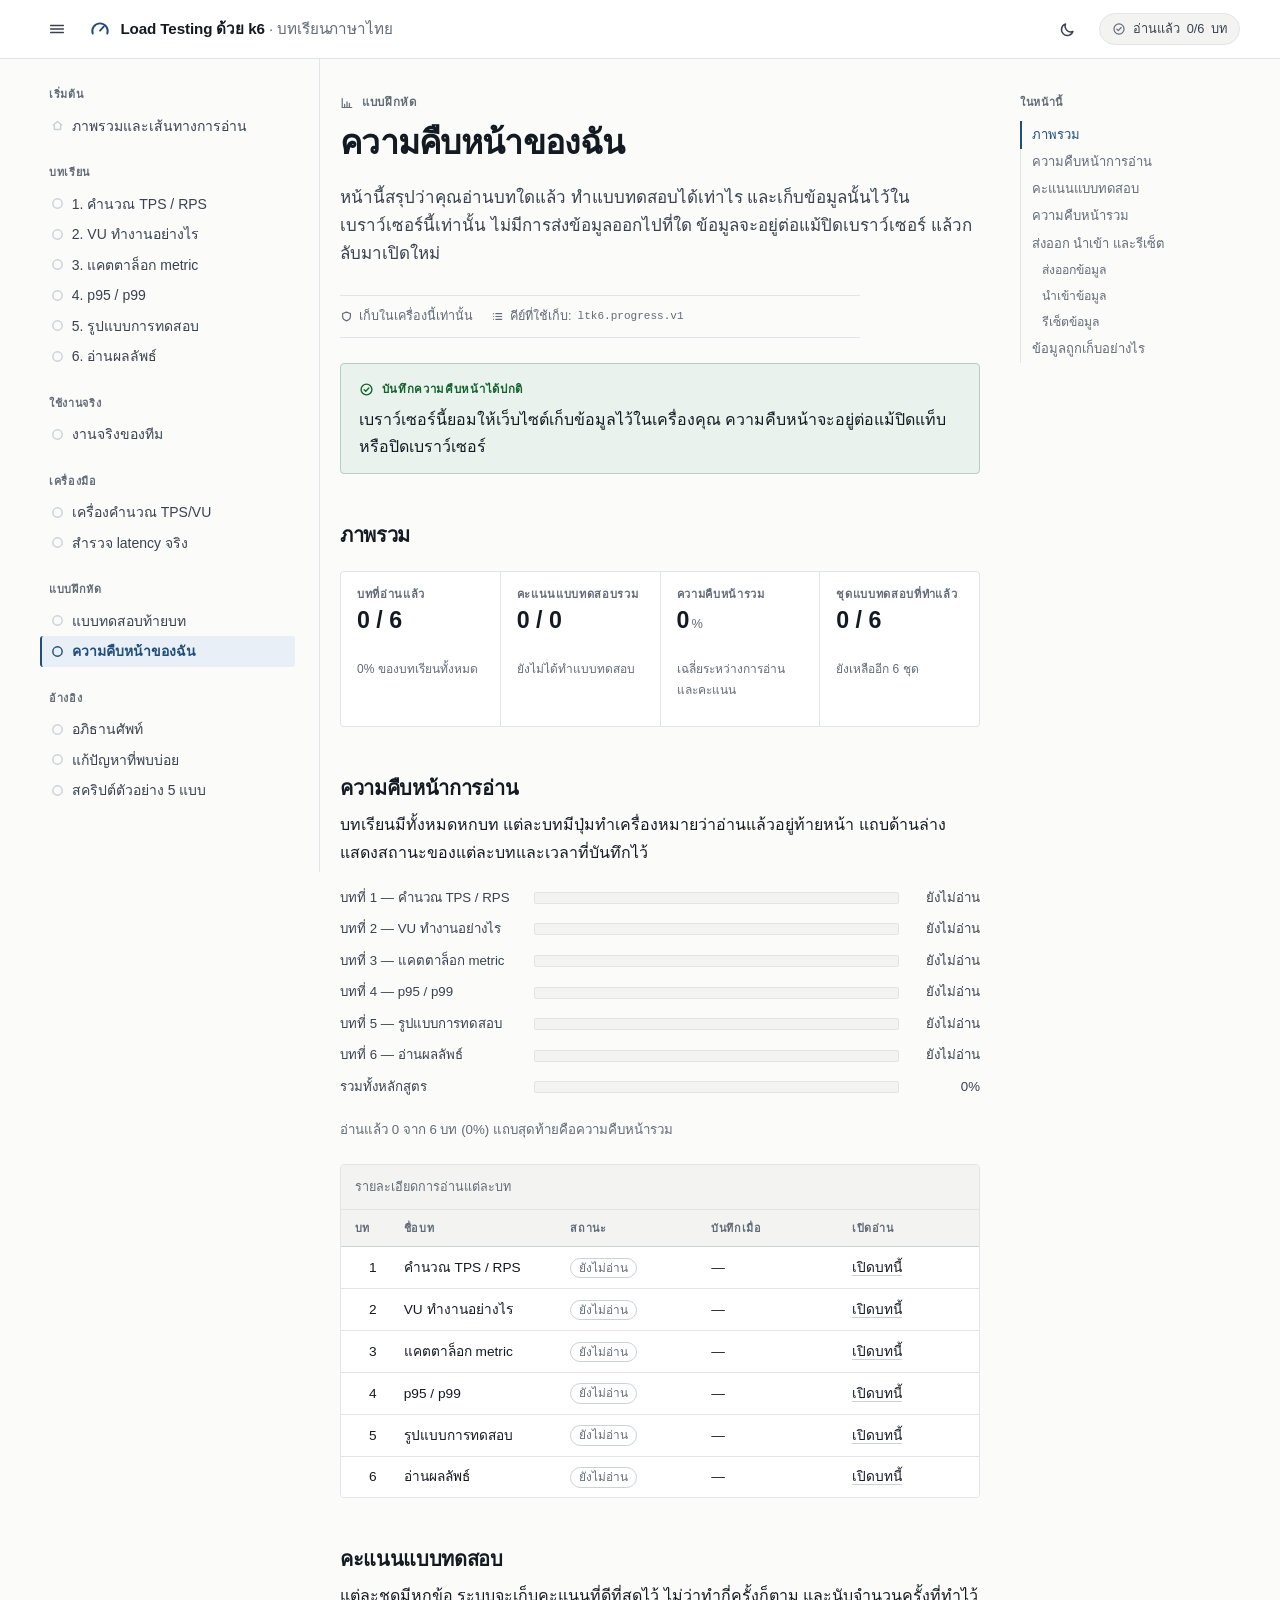
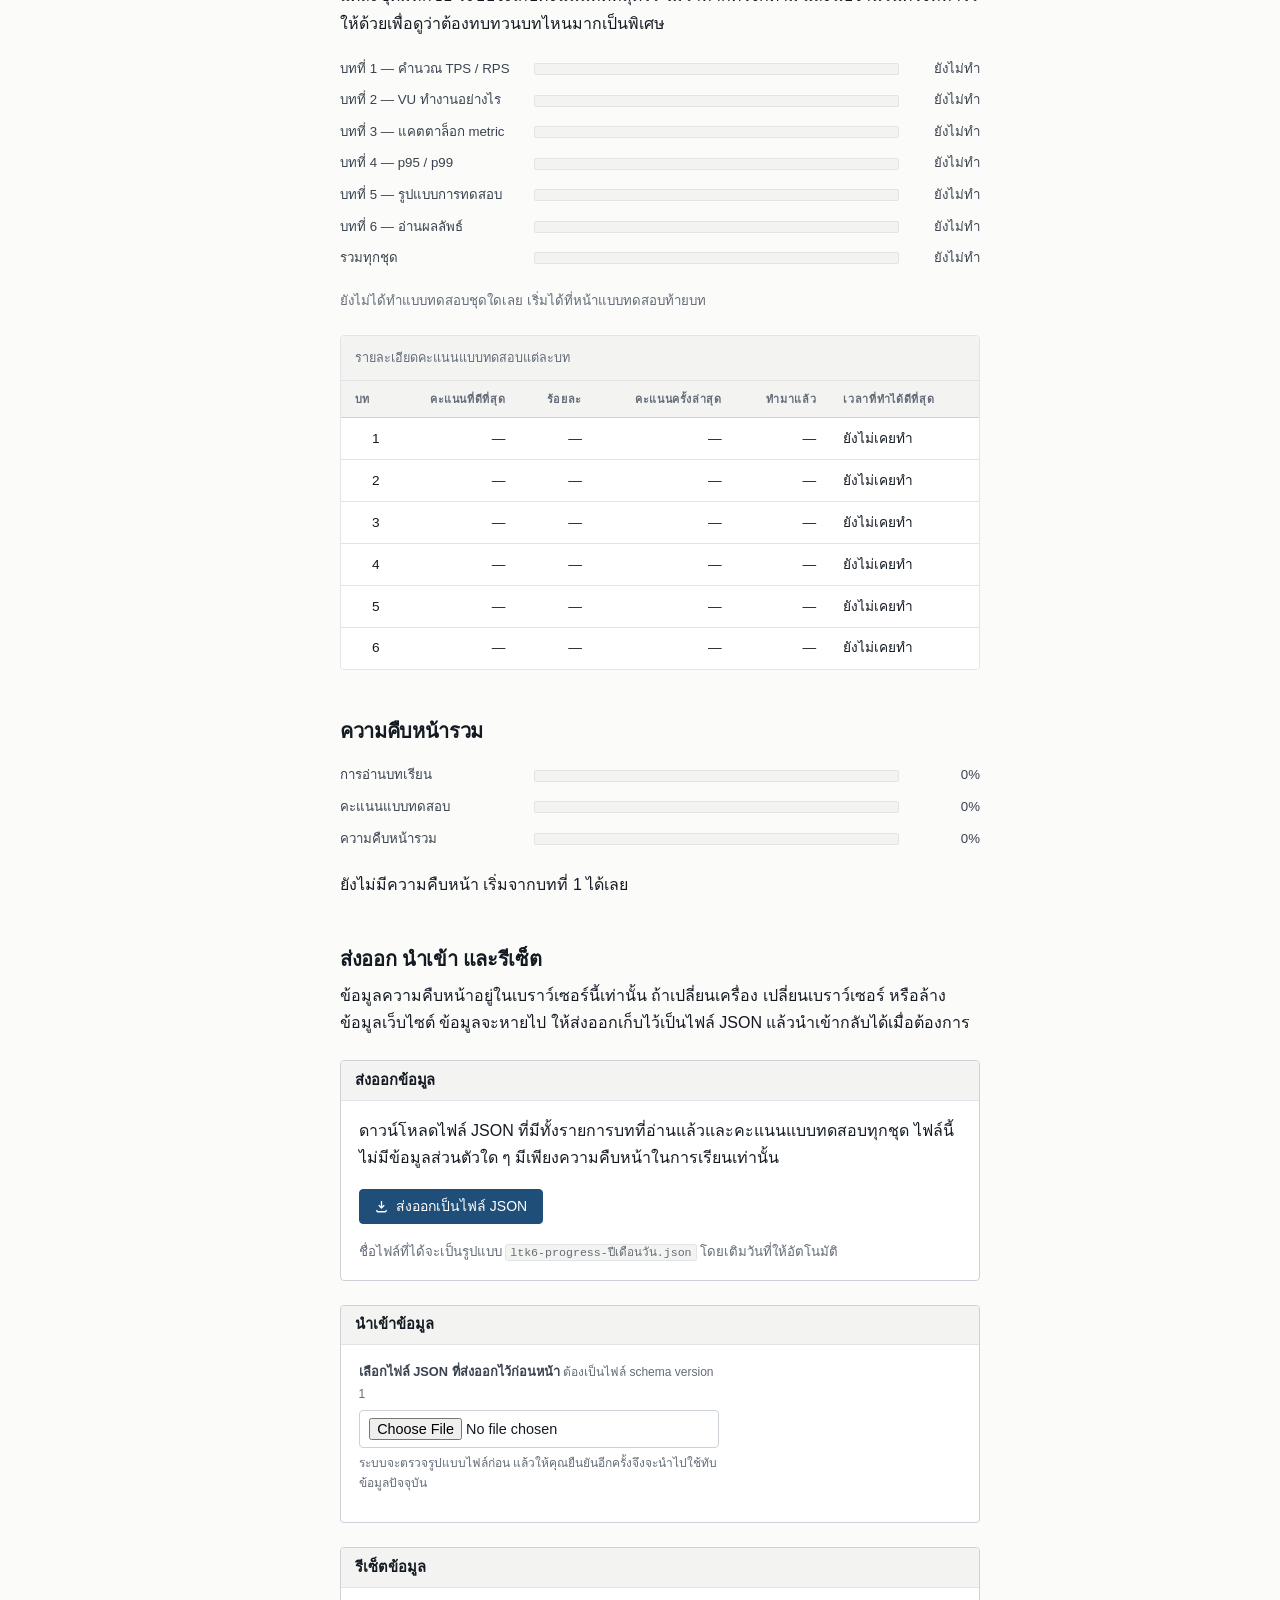
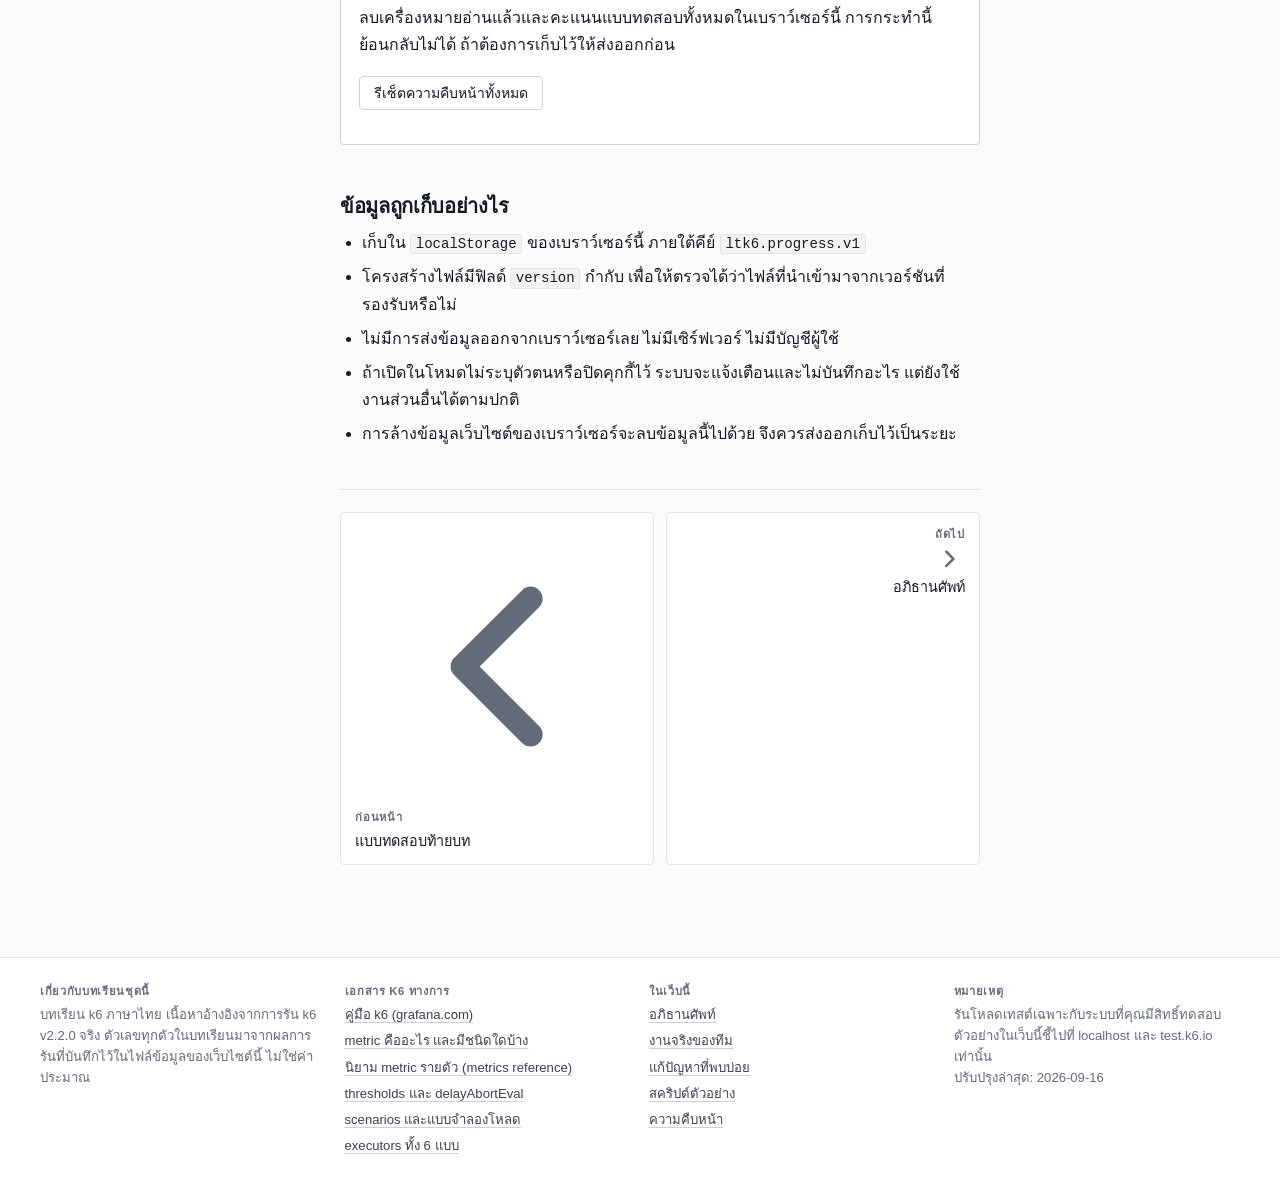
<file: progress.html>
<!DOCTYPE html>
<html lang="th">
<head>
<meta charset="utf-8">
<meta name="viewport" content="width=device-width, initial-scale=1">
<title>ความคืบหน้าของฉัน — บทที่อ่านแล้วและคะแนนแบบทดสอบ | Load Testing ด้วย k6</title>
<meta name="description" content="สรุปความคืบหน้าการเรียน k6 ของคุณ ทั้งบทที่อ่านแล้วพร้อมเวลา คะแนนแบบทดสอบแต่ละบท คะแนนรวม พร้อมปุ่มส่งออกและนำเข้าข้อมูลความคืบหน้า">
<link rel="icon" type="image/svg+xml" href="favicon.svg">
<script>/* ตั้งธีมก่อน CSS ถูกวาด — กันจอกะพริบขาวตอนโหลด */
(function(){try{var t=localStorage.getItem('ltk6.theme.v1');
if(t==='dark'||t==='light')document.documentElement.setAttribute('data-theme',t);}catch(e){}})();</script>
<link rel="stylesheet" href="assets/css/main.css">
</head>
<body data-page="progress" data-root="">

<a class="skip-link" href="#main">ข้ามไปที่เนื้อหาหลัก</a>

<header class="topbar" id="topbar"></header>

<noscript>
  <div class="empty-state" style="margin:16px">
    หน้านี้ต้องใช้ JavaScript เพื่ออ่านข้อมูลความคืบหน้าจากเบราว์เซอร์ของคุณ
    กรุณาเปิด JavaScript แล้วโหลดหน้าใหม่
  </div>
</noscript>

<div class="shell">

  <nav class="sidebar" id="sidebar" aria-label="เมนูหลัก"></nav>

  <main class="article" id="main">

    <p class="eyebrow">
      <svg viewBox="0 0 20 20" fill="none" stroke="currentColor" stroke-width="1.7" stroke-linecap="round" stroke-linejoin="round" aria-hidden="true" style="width:14px;height:14px"><path d="M3.2 16.4V3.8"/><path d="M3.2 16.4h13.6"/><path d="M6.6 16.4v-4.6M10 16.4V8.2M13.4 16.4v-6"/></svg>
      แบบฝึกหัด
    </p>

    <h1>ความคืบหน้าของฉัน</h1>

    <p class="lede">
      หน้านี้สรุปว่าคุณอ่านบทใดแล้ว ทำแบบทดสอบได้เท่าไร และเก็บข้อมูลนั้นไว้ในเบราว์เซอร์นี้เท่านั้น
      ไม่มีการส่งข้อมูลออกไปที่ใด ข้อมูลจะอยู่ต่อแม้ปิดเบราว์เซอร์ แล้วกลับมาเปิดใหม่
    </p>

    <div class="section-meta">
      <div>
        <svg viewBox="0 0 20 20" fill="none" stroke="currentColor" stroke-width="1.8" stroke-linecap="round" stroke-linejoin="round" aria-hidden="true"><path d="M10 3.2l6 2.2v4.4c0 3.3-2.4 5.9-6 7-3.6-1.1-6-3.7-6-7V5.4z"/></svg>
        เก็บในเครื่องนี้เท่านั้น
      </div>
      <div>
        <svg viewBox="0 0 20 20" fill="none" stroke="currentColor" stroke-width="1.8" stroke-linecap="round" stroke-linejoin="round" aria-hidden="true"><path d="M7.4 5.6h9M7.4 10h9M7.4 14.4h9"/><path d="M3.8 5.6h.01M3.8 10h.01M3.8 14.4h.01"/></svg>
        คีย์ที่ใช้เก็บ: <code id="storage-key">ltk6.progress.v1</code>
      </div>
    </div>

    <div id="storage-state"></div>

    <h2 id="summary">ภาพรวม</h2>

    <div class="stat-grid bleed" id="stat-grid"></div>

    <h2 id="reading">ความคืบหน้าการอ่าน</h2>

    <p>
      บทเรียนมีทั้งหมดหกบท แต่ละบทมีปุ่มทำเครื่องหมายว่าอ่านแล้วอยู่ท้ายหน้า
      แถบด้านล่างแสดงสถานะของแต่ละบทและเวลาที่บันทึกไว้
    </p>

    <div class="bar-chart bleed" id="read-chart" role="img"
         aria-label="กราฟแท่งแสดงความคืบหน้าการอ่านบทเรียนทั้งหกบท">
    </div>
    <p class="muted" style="font-size:.83rem" id="read-chart-note"></p>

    <div class="table-wrap">
      <table class="data" id="read-table">
        <caption>รายละเอียดการอ่านแต่ละบท</caption>
        <thead>
          <tr>
            <th>บท</th>
            <th class="wrap">ชื่อบท</th>
            <th class="wrap">สถานะ</th>
            <th class="wrap">บันทึกเมื่อ</th>
            <th class="wrap">เปิดอ่าน</th>
          </tr>
        </thead>
        <tbody id="read-table-body"></tbody>
      </table>
    </div>

    <h2 id="quiz-scores">คะแนนแบบทดสอบ</h2>

    <p>
      แต่ละชุดมีหกข้อ ระบบจะเก็บคะแนนที่ดีที่สุดไว้ ไม่ว่าทำกี่ครั้งก็ตาม
      และนับจำนวนครั้งที่ทำไว้ให้ด้วยเพื่อดูว่าต้องทบทวนบทไหนมากเป็นพิเศษ
    </p>

    <div class="bar-chart bleed" id="quiz-chart" role="img"
         aria-label="กราฟแท่งแสดงคะแนนแบบทดสอบที่ดีที่สุดของแต่ละบท">
    </div>
    <p class="muted" style="font-size:.83rem" id="quiz-chart-note"></p>

    <div class="table-wrap">
      <table class="data" id="quiz-table">
        <caption>รายละเอียดคะแนนแบบทดสอบแต่ละบท</caption>
        <thead>
          <tr>
            <th>บท</th>
            <th class="num">คะแนนที่ดีที่สุด</th>
            <th class="num">ร้อยละ</th>
            <th class="num">คะแนนครั้งล่าสุด</th>
            <th class="num">ทำมาแล้ว</th>
            <th class="wrap">เวลาที่ทำได้ดีที่สุด</th>
          </tr>
        </thead>
        <tbody id="quiz-table-body"></tbody>
      </table>
    </div>

    <div id="quiz-total-note"></div>

    <h2 id="overall">ความคืบหน้ารวม</h2>

    <div class="bar-chart bleed" id="overall-chart" role="img"
         aria-label="กราฟแท่งแสดงความคืบหน้ารวมของการอ่านและการทำแบบทดสอบ">
    </div>

    <p id="overall-note"></p>

    <h2 id="data-management">ส่งออก นำเข้า และรีเซ็ต</h2>

    <p>
      ข้อมูลความคืบหน้าอยู่ในเบราว์เซอร์นี้เท่านั้น ถ้าเปลี่ยนเครื่อง เปลี่ยนเบราว์เซอร์
      หรือล้างข้อมูลเว็บไซต์ ข้อมูลจะหายไป ให้ส่งออกเก็บไว้เป็นไฟล์ JSON
      แล้วนำเข้ากลับได้เมื่อต้องการ
    </p>

    <div class="panel bleed">
      <div class="panel__head">
        <h3>ส่งออกข้อมูล</h3>
      </div>
      <div class="panel__body">
        <p>
          ดาวน์โหลดไฟล์ JSON ที่มีทั้งรายการบทที่อ่านแล้วและคะแนนแบบทดสอบทุกชุด
          ไฟล์นี้ไม่มีข้อมูลส่วนตัวใด ๆ มีเพียงความคืบหน้าในการเรียนเท่านั้น
        </p>
        <div class="btn-row">
          <button class="btn btn--primary" type="button" id="btn-export">
            <svg viewBox="0 0 20 20" fill="none" stroke="currentColor" stroke-width="1.7" stroke-linecap="round" stroke-linejoin="round" aria-hidden="true"><path d="M10 3.4v8.2"/><path d="M6.8 8.7L10 11.9l3.2-3.2"/><path d="M3.8 15.2v.6a1.2 1.2 0 0 0 1.2 1.2h10a1.2 1.2 0 0 0 1.2-1.2v-.6"/></svg>
            ส่งออกเป็นไฟล์ JSON
          </button>
        </div>
        <p class="muted" style="font-size:.83rem;margin:0">
          ชื่อไฟล์ที่ได้จะเป็นรูปแบบ <code>ltk6-progress-ปีเดือนวัน.json</code> โดยเติมวันที่ให้อัตโนมัติ
        </p>
      </div>
    </div>

    <div class="panel bleed">
      <div class="panel__head">
        <h3>นำเข้าข้อมูล</h3>
      </div>
      <div class="panel__body">
        <div class="field search-field">
          <label for="import-file">เลือกไฟล์ JSON ที่ส่งออกไว้ก่อนหน้า <span class="hint">ต้องเป็นไฟล์ schema version 1</span></label>
          <input type="file" id="import-file" accept="application/json,.json" aria-describedby="import-help">
          <p class="hint" id="import-help">ระบบจะตรวจรูปแบบไฟล์ก่อน แล้วให้คุณยืนยันอีกครั้งจึงจะนำไปใช้ทับข้อมูลปัจจุบัน</p>
        </div>
        <p class="field-error" id="import-error" hidden></p>
        <div id="import-preview"></div>
      </div>
    </div>

    <div class="panel bleed">
      <div class="panel__head">
        <h3>รีเซ็ตข้อมูล</h3>
      </div>
      <div class="panel__body">
        <p>
          ลบเครื่องหมายอ่านแล้วและคะแนนแบบทดสอบทั้งหมดในเบราว์เซอร์นี้
          การกระทำนี้ย้อนกลับไม่ได้ ถ้าต้องการเก็บไว้ให้ส่งออกก่อน
        </p>
        <div class="btn-row">
          <button class="btn" type="button" id="btn-reset-start">รีเซ็ตความคืบหน้าทั้งหมด</button>
        </div>
        <div id="reset-confirm" hidden>
          <div class="callout callout--danger" style="margin-top:.4em">
            <div class="callout__head">
              <svg viewBox="0 0 20 20" fill="none" stroke="currentColor" stroke-width="1.8" stroke-linecap="round" stroke-linejoin="round" aria-hidden="true"><path d="M10 3.4l6.9 12H3.1z"/><path d="M10 8.2v3.4M10 13.6h.01"/></svg>
              <span class="label">ยืนยันการลบ</span>
            </div>
            <p id="reset-confirm-text"></p>
            <div class="btn-row" style="margin-bottom:0">
              <button class="btn btn--primary" type="button" id="btn-reset-confirm">ยืนยัน ลบทั้งหมด</button>
              <button class="btn" type="button" id="btn-reset-cancel">ยกเลิก ไม่ลบ</button>
            </div>
          </div>
        </div>
      </div>
    </div>

    <h2 id="how-it-works">ข้อมูลถูกเก็บอย่างไร</h2>

    <ul>
      <li>เก็บใน <code>localStorage</code> ของเบราว์เซอร์นี้ ภายใต้คีย์ <code>ltk6.progress.v1</code></li>
      <li>โครงสร้างไฟล์มีฟิลด์ <code>version</code> กำกับ เพื่อให้ตรวจได้ว่าไฟล์ที่นำเข้ามาจากเวอร์ชันที่รองรับหรือไม่</li>
      <li>ไม่มีการส่งข้อมูลออกจากเบราว์เซอร์เลย ไม่มีเซิร์ฟเวอร์ ไม่มีบัญชีผู้ใช้</li>
      <li>ถ้าเปิดในโหมดไม่ระบุตัวตนหรือปิดคุกกี้ไว้ ระบบจะแจ้งเตือนและไม่บันทึกอะไร แต่ยังใช้งานส่วนอื่นได้ตามปกติ</li>
      <li>การล้างข้อมูลเว็บไซต์ของเบราว์เซอร์จะลบข้อมูลนี้ไปด้วย จึงควรส่งออกเก็บไว้เป็นระยะ</li>
    </ul>

  </main>

  <aside class="toc" id="toc" aria-label="สารบัญในหน้านี้"></aside>

</div>

<footer class="site-footer" id="footer"></footer>

<script src="assets/js/storage.js"></script>
<script src="assets/js/quiz.js"></script>
<script src="assets/js/site.js"></script>
<script>
(function () {
  'use strict';

  function esc(t) {
    return String(t).replace(/&/g, '&amp;').replace(/</g, '&lt;').replace(/>/g, '&gt;');
  }

  function el(tag, cls, text) {
    var n = document.createElement(tag);
    if (cls) n.className = cls;
    if (text !== undefined) n.textContent = text;
    return n;
  }

  document.addEventListener('ltk6:ready', function () {
    var ctx = window.LTK6.__ctx;
    var storage = window.LTK6.storage;
    var quizSets = window.LTK6.quiz ? window.LTK6.quiz.SETS : [];
    var fmt = window.LTK6.format;
    if (!ctx || !storage) return;

    var LESSONS = ctx.LESSON_ORDER;
    var PAGES = ctx.PAGES;

    /* ---------- สถานะการบันทึก ---------- */

    function renderStorageState() {
      var host = document.getElementById('storage-state');
      host.innerHTML = '';
      if (storage.available) {
        var box = el('div', 'callout callout--ok');
        box.innerHTML =
          '<div class="callout__head">' + window.LTK6.icon('check') +
          '<span class="label">บันทึกความคืบหน้าได้ปกติ</span></div>' +
          '<p>เบราว์เซอร์นี้ยอมให้เว็บไซต์เก็บข้อมูลไว้ในเครื่องคุณ ' +
          'ความคืบหน้าจะอยู่ต่อแม้ปิดแท็บหรือปิดเบราว์เซอร์</p>';
        host.appendChild(box);
      } else {
        var warn = el('div', 'callout callout--warn');
        warn.innerHTML =
          '<div class="callout__head">' +
          '<svg viewBox="0 0 20 20" fill="none" stroke="currentColor" stroke-width="1.8" stroke-linecap="round" stroke-linejoin="round" aria-hidden="true"><path d="M10 3.4l6.9 12H3.1z"/><path d="M10 8.2v3.4M10 13.6h.01"/></svg>' +
          '<span class="label">บันทึกความคืบหน้าไม่ได้ในขณะนี้</span></div>' +
          '<p>' + esc(storage.unavailableReason) + '</p>' +
          '<p>คุณยังอ่านบทเรียนและทำแบบทดสอบได้ตามปกติ แต่เครื่องหมายอ่านแล้วกับคะแนน ' +
          'จะหายไปเมื่อปิดแท็บ</p>' +
          '<p><strong>วิธีแก้:</strong> เปิดโหมดปกติแทนหน้าต่างส่วนตัว หรือเข้าไปอนุญาตคุกกี้และที่เก็บข้อมูลไซต์ ' +
          'สำหรับหน้านี้ในการตั้งค่าเบราว์เซอร์</p>' +
          '<p>ถ้าจำเป็นต้องใช้งานในโหมดนี้จริง ๆ ให้ใช้ปุ่มส่งออกด้านล่างเพื่อเก็บไฟล์ไว้ก่อนปิดแท็บ</p>';
        host.appendChild(warn);
      }
      if (storage.loadError && storage.loadError()) {
        host.appendChild(el('p', 'muted', storage.loadError()));
      }
    }

    /* ---------- ภาพรวม ---------- */

    function renderStats() {
      var readCount = storage.lessonsReadCount();
      var qt = storage.quizBestTotal();
      var quizPct = qt.total ? qt.best / qt.total * 100 : 0;
      var readPct = readCount / LESSONS.length * 100;
      var overall = (readPct + quizPct) / 2;
      var attempted = LESSONS.filter(function (id) { return !!storage.getQuiz(id); }).length;

      var stats = [
        { label: 'บทที่อ่านแล้ว', value: readCount + ' / ' + LESSONS.length, note: fmt.number(readPct, 0) + '% ของบทเรียนทั้งหมด' },
        { label: 'คะแนนแบบทดสอบรวม', value: qt.best + ' / ' + qt.total, note: qt.total ? fmt.number(quizPct, 0) + '% ของคะแนนเต็ม' : 'ยังไม่ได้ทำแบบทดสอบ' },
        { label: 'ความคืบหน้ารวม', value: fmt.number(overall, 0), unit: '%', note: 'เฉลี่ยระหว่างการอ่านและคะแนน' },
        { label: 'ชุดแบบทดสอบที่ทำแล้ว', value: attempted + ' / ' + LESSONS.length, note: attempted === LESSONS.length ? 'ทำครบทุกชุดแล้ว' : 'ยังเหลืออีก ' + (LESSONS.length - attempted) + ' ชุด' }
      ];

      var grid = document.getElementById('stat-grid');
      grid.innerHTML = '';
      stats.forEach(function (s) {
        var d = el('div', 'stat');
        d.appendChild(el('p', 'stat__label', s.label));
        var v = el('p', 'stat__value');
        v.textContent = s.value;
        if (s.unit) {
          var u = el('span', 'stat__unit', s.unit);
          v.appendChild(u);
        }
        d.appendChild(v);
        d.appendChild(el('p', 'stat__note', s.note));
        grid.appendChild(d);
      });
    }

    /* ---------- กราฟแท่ง ---------- */

    function barRow(label, pct, valueText, variant, barLabel) {
      var row = el('div', 'bar-row');
      row.appendChild(el('span', 'bar-row__label', label));
      var track = el('div', 'bar-track');
      var fill = el('div', 'bar-fill' + (variant ? ' bar-fill--' + variant : ''));
      fill.style.width = Math.max(0, Math.min(100, pct)) + '%';
      if (barLabel) fill.setAttribute('title', barLabel);
      track.appendChild(fill);
      row.appendChild(track);
      var val = el('span', 'bar-row__value', valueText);
      row.appendChild(val);
      return row;
    }

    function renderReadChart() {
      var host = document.getElementById('read-chart');
      host.innerHTML = '';
      var readPct = storage.lessonsReadCount() / LESSONS.length * 100;
      LESSONS.forEach(function (id, i) {
        var isRead = storage.isRead(id);
        host.appendChild(barRow(
          'บทที่ ' + (i + 1) + ' — ' + PAGES[id].title.replace(/^\d+\.\s*/, ''),
          isRead ? 100 : 0,
          isRead ? 'อ่านแล้ว' : 'ยังไม่อ่าน',
          isRead ? null : 'empty',
          isRead ? 'อ่านแล้ว' : 'ยังไม่ได้ทำเครื่องหมาย'
        ));
      });
      host.appendChild(barRow('รวมทั้งหลักสูตร', readPct,
        fmt.number(readPct, 0) + '%', 'quiz', null));
      document.getElementById('read-chart-note').textContent =
        'อ่านแล้ว ' + storage.lessonsReadCount() + ' จาก ' + LESSONS.length + ' บท ' +
        '(' + fmt.number(readPct, 0) + '%) แถบสุดท้ายคือความคืบหน้ารวม';
    }

    function renderQuizChart() {
      var host = document.getElementById('quiz-chart');
      host.innerHTML = '';
      var totalBest = 0, totalMax = 0, any = false;
      LESSONS.forEach(function (id, i) {
        var q = storage.getQuiz(id);
        var pct = q ? q.best / q.total * 100 : 0;
        if (q) { totalBest += q.best; totalMax += q.total; any = true; }
        host.appendChild(barRow(
          'บทที่ ' + (i + 1) + ' — ' + PAGES[id].title.replace(/^\d+\.\s*/, ''),
          pct,
          q ? q.best + '/' + q.total + ' (' + fmt.number(pct, 0) + '%)' : 'ยังไม่ทำ',
          q ? 'quiz' : 'empty',
          q ? 'ทำได้ ' + q.best + ' จาก ' + q.total + ' ข้อ' : 'ยังไม่ได้ทำแบบทดสอบชุดนี้'
        ));
      });
      var pctAll = totalMax ? totalBest / totalMax * 100 : 0;
      host.appendChild(barRow('รวมทุกชุด', pctAll,
        any ? totalBest + '/' + totalMax + ' (' + fmt.number(pctAll, 0) + '%)' : 'ยังไม่ทำ',
        'quiz', null));
      document.getElementById('quiz-chart-note').textContent = any
        ? 'คะแนนที่ดีที่สุดรวม ' + totalBest + ' จาก ' + totalMax + ' ข้อ (' + fmt.number(pctAll, 0) + '%) ' +
          'คิดจากชุดที่ทำแล้วเทียบกับคะแนนเต็มของชุดนั้น'
        : 'ยังไม่ได้ทำแบบทดสอบชุดใดเลย เริ่มได้ที่หน้าแบบทดสอบท้ายบท';
    }

    function renderOverallChart() {
      var host = document.getElementById('overall-chart');
      host.innerHTML = '';
      var readPct = storage.lessonsReadCount() / LESSONS.length * 100;
      var qt = storage.quizBestTotal();
      var quizPct = qt.total ? qt.best / qt.total * 100 : 0;
      var overall = (readPct + quizPct) / 2;
      host.appendChild(barRow('การอ่านบทเรียน', readPct, fmt.number(readPct, 0) + '%', null, null));
      host.appendChild(barRow('คะแนนแบบทดสอบ', quizPct, fmt.number(quizPct, 0) + '%', 'quiz', null));
      host.appendChild(barRow('ความคืบหน้ารวม', overall, fmt.number(overall, 0) + '%', null, null));
      var note = document.getElementById('overall-note');
      if (overall === 0) {
        note.textContent = 'ยังไม่มีความคืบหน้า เริ่มจากบทที่ 1 ได้เลย';
      } else if (overall >= 100) {
        note.textContent = 'ครบทั้งหลักสูตรแล้ว ทั้งอ่านจบและทำแบบทดสอบได้คะแนนเต็มทุกชุด';
      } else {
        note.textContent = 'ความคืบหน้ารวมคำนวณจากการเฉลี่ยร้อยละของบทที่อ่านแล้วกับร้อยละของคะแนนแบบทดสอบ';
      }
    }

    /* ---------- ตาราง ---------- */

    function renderReadTable() {
      var body = document.getElementById('read-table-body');
      body.innerHTML = '';
      LESSONS.forEach(function (id, i) {
        var tr = document.createElement('tr');
        var isRead = storage.isRead(id);
        var at = storage.readAt(id);

        var tdNum = el('td', 'num', String(i + 1));
        tr.appendChild(tdNum);
        tr.appendChild(el('td', 'wrap', PAGES[id].title.replace(/^\d+\.\s*/, '')));

        var tdStatus = el('td', 'wrap');
        if (isRead) {
          tdStatus.innerHTML = '<span class="status-pill is-done">อ่านแล้ว</span>';
        } else {
          tdStatus.innerHTML = '<span class="status-pill is-none">ยังไม่อ่าน</span>';
        }
        tr.appendChild(tdStatus);

        tr.appendChild(el('td', 'wrap', isRead ? storage.formatDateTime(at) : '—'));

        var tdLink = el('td', 'wrap');
        var a = document.createElement('a');
        a.href = PAGES[id].file;
        a.textContent = 'เปิดบทนี้';
        tdLink.appendChild(a);
        tr.appendChild(tdLink);

        body.appendChild(tr);
      });
    }

    function renderQuizTable() {
      var body = document.getElementById('quiz-table-body');
      body.innerHTML = '';
      LESSONS.forEach(function (id, i) {
        var q = storage.getQuiz(id);
        var tr = document.createElement('tr');
        tr.appendChild(el('td', 'num', String(i + 1)));
        tr.appendChild(el('td', 'num', q ? q.best + '/' + q.total : '—'));
        tr.appendChild(el('td', 'num', q ? fmt.number(q.best / q.total * 100, 0) + '%' : '—'));
        tr.appendChild(el('td', 'num', q ? String(q.lastScore) : '—'));
        tr.appendChild(el('td', 'num', q ? String(q.attempts) : '—'));
        tr.appendChild(el('td', 'wrap', q ? storage.formatDateTime(q.at) : 'ยังไม่เคยทำ'));
        body.appendChild(tr);
      });

      var qt = storage.quizBestTotal();
      var host = document.getElementById('quiz-total-note');
      host.innerHTML = '';
      if (qt.total > 0) {
        var box = el('div', 'callout callout--evidence');
        box.innerHTML =
          '<div class="callout__head">' + window.LTK6.icon('sum') +
          '<span class="label">คะแนนรวม</span></div>' +
          '<p>คะแนนที่ดีที่สุดรวม <span class="num">' + qt.best + '</span> จาก ' +
          '<span class="num">' + qt.total + '</span> ข้อ คิดเป็น ' +
          fmt.number(qt.best / qt.total * 100, 1) + '%</p>';
        host.appendChild(box);
      }
    }

    function renderAll() {
      renderStats();
      renderReadChart();
      renderQuizChart();
      renderOverallChart();
      renderReadTable();
      renderQuizTable();
    }

    /* ---------- ส่งออก ---------- */

    document.getElementById('btn-export').addEventListener('click', function () {
      var text = storage.exportJSON();
      var blob = new Blob([text], { type: 'application/json;charset=utf-8' });
      var url = URL.createObjectURL(blob);
      var a = document.createElement('a');
      a.href = url;
      a.download = storage.exportFilename();
      document.body.appendChild(a);
      a.click();
      document.body.removeChild(a);
      setTimeout(function () { URL.revokeObjectURL(url); }, 2000);

      var note = document.getElementById('import-preview');
      note.innerHTML = '';
      var ok = el('div', 'callout callout--ok');
      ok.innerHTML = '<div class="callout__head">' + window.LTK6.icon('check') +
        '<span class="label">ส่งออกแล้ว</span></div>' +
        '<p>ดาวน์โหลดไฟล์ <code>' + esc(storage.exportFilename()) + '</code> เรียบร้อย ' +
        'เก็บไฟล์นี้ไว้เพื่อนำเข้ากลับในภายหลัง</p>';
      note.appendChild(ok);
    });

    /* ---------- นำเข้า (ตรวจก่อน แล้วให้ยืนยัน) ---------- */

    var importFile = document.getElementById('import-file');
    var importErr = document.getElementById('import-error');
    var importPreview = document.getElementById('import-preview');

    function showImportError(msg) {
      importErr.hidden = false;
      importErr.innerHTML =
        '<svg viewBox="0 0 20 20" fill="none" stroke="currentColor" stroke-width="1.8" stroke-linecap="round" stroke-linejoin="round" aria-hidden="true"><path d="M10 3.4l6.9 12H3.1z"/><path d="M10 8.2v3.4M10 13.6h.01"/></svg>' +
        '<span>' + esc(msg) + '<span class="fix">วิธีแก้: ตรวจว่าเลือกไฟล์ที่ส่งออกจากหน้านี้จริง ' +
        'และยังไม่ได้แก้ไขเนื้อหาในไฟล์</span></span>';
      importFile.setAttribute('aria-invalid', 'true');
      importPreview.innerHTML = '';
    }

    function clearImportError() {
      importErr.hidden = true;
      importErr.innerHTML = '';
      importFile.removeAttribute('aria-invalid');
    }

    importFile.addEventListener('change', function () {
      clearImportError();
      importPreview.innerHTML = '';
      var file = importFile.files && importFile.files[0];
      if (!file) return;

      var reader = new FileReader();
      reader.onerror = function () {
        showImportError('อ่านไฟล์ไม่สำเร็จ อาจเป็นเพราะไฟล์ถูกย้ายหรือถูกลบระหว่างอ่าน');
      };
      reader.onload = function () {
        var text = String(reader.result || '');
        var check = storage.validateImport(text);
        if (!check.ok) {
          showImportError(check.error);
          return;
        }
        var s = check.summary;
        var box = el('div', 'callout callout--note');
        box.innerHTML =
          '<div class="callout__head">' + window.LTK6.icon('info') +
          '<span class="label">ตรวจไฟล์ผ่าน — รอยืนยัน</span></div>' +
          '<p>ไฟล์นี้ใช้ได้ มีบทที่อ่านแล้ว <span class="num">' + s.read +
          '</span> รายการ และคะแนนแบบทดสอบ <span class="num">' + s.quiz +
          '</span> ชุด' +
          (s.updatedAt ? ' บันทึกไว้เมื่อ ' + esc(storage.formatDateTime(s.updatedAt)) : '') + '</p>' +
          '<p>การนำเข้าจะ<strong>แทนที่</strong>ความคืบหน้าปัจจุบันทั้งหมด ' +
          'รวมถึงบทที่คุณอ่านแล้วและคะแนนที่ทำไว้ตอนนี้</p>' +
          '<div class="btn-row" style="margin-bottom:0">' +
          '<button class="btn btn--primary" type="button" id="btn-import-confirm">ยืนยัน นำเข้าข้อมูล</button>' +
          '<button class="btn" type="button" id="btn-import-cancel">ยกเลิก</button>' +
          '</div>';
        importPreview.appendChild(box);

        document.getElementById('btn-import-confirm').addEventListener('click', function () {
          var applied = storage.applyImport(text);
          importPreview.innerHTML = '';
          if (!applied.ok) {
            showImportError(applied.error);
            return;
          }
          clearImportError();
          importFile.value = '';
          var ok = el('div', 'callout callout--ok');
          ok.innerHTML = '<div class="callout__head">' + window.LTK6.icon('check') +
            '<span class="label">นำเข้าสำเร็จ</span></div>' +
            '<p>นำเข้าแล้ว ' + applied.summary.read + ' รายการที่อ่าน และ ' +
            applied.summary.quiz + ' ชุดคะแนน ตัวเลขด้านบนอัปเดตแล้ว</p>';
          importPreview.appendChild(ok);
          renderAll();
          refreshShell();
        });

        document.getElementById('btn-import-cancel').addEventListener('click', function () {
          importPreview.innerHTML = '';
          importFile.value = '';
          clearImportError();
          importFile.focus();
        });
      };
      reader.readAsText(file, 'utf-8');
    });

    /* ---------- รีเซ็ต (ต้องยืนยัน) ---------- */

    var resetBox = document.getElementById('reset-confirm');
    var resetText = document.getElementById('reset-confirm-text');
    var resetStart = document.getElementById('btn-reset-start');

    resetStart.addEventListener('click', function () {
      var readCount = storage.lessonsReadCount();
      var attempted = LESSONS.filter(function (id) { return !!storage.getQuiz(id); }).length;
      resetText.textContent = 'คุณกำลังจะลบเครื่องหมายอ่านแล้ว ' + readCount + ' บท ' +
        'และคะแนนแบบทดสอบ ' + attempted + ' ชุด ออกจากเบราว์เซอร์นี้อย่างถาวร ' +
        'การกระทำนี้ย้อนกลับไม่ได้';
      resetBox.hidden = false;
      resetStart.disabled = true;
      document.getElementById('btn-reset-cancel').focus();
    });

    document.getElementById('btn-reset-cancel').addEventListener('click', function () {
      resetBox.hidden = true;
      resetStart.disabled = false;
      resetStart.focus();
    });

    document.getElementById('btn-reset-confirm').addEventListener('click', function () {
      storage.reset();
      resetBox.hidden = true;
      resetStart.disabled = false;
      renderStorageState();
      renderAll();
      refreshShell();
      var box = el('div', 'callout callout--ok');
      box.innerHTML = '<div class="callout__head">' + window.LTK6.icon('check') +
        '<span class="label">รีเซ็ตแล้ว</span></div>' +
        '<p>ลบความคืบหน้าทั้งหมดในเบราว์เซอร์นี้ออกแล้ว ตัวเลขด้านบนกลับเป็นศูนย์</p>';
      importPreview.innerHTML = '';
      importPreview.appendChild(box);
      resetStart.focus();
    });

    function refreshShell() {
      if (window.LTK6.refreshShell) window.LTK6.refreshShell();
    }

    /* ---------- เริ่มทำงาน ---------- */

    renderStorageState();
    renderAll();
    void quizSets;
  });
})();
</script>

</body>
</html>
</file>
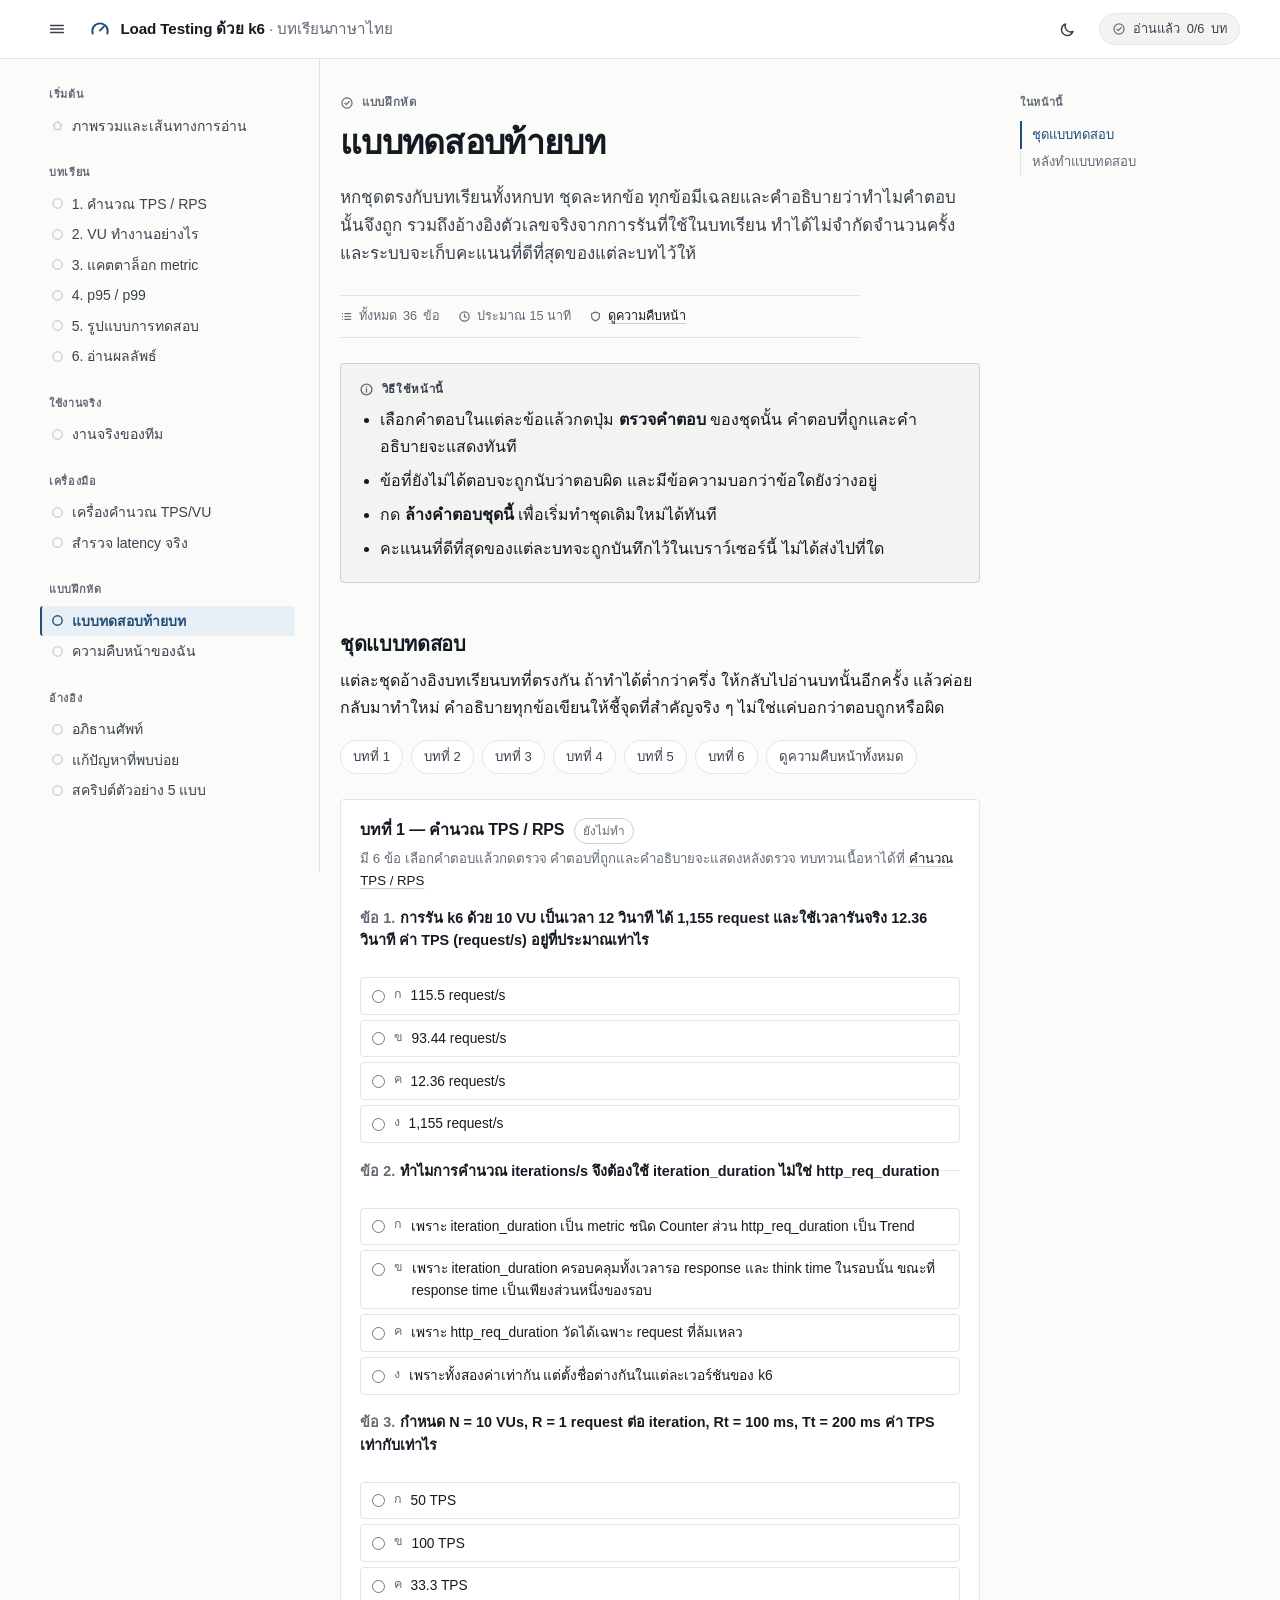
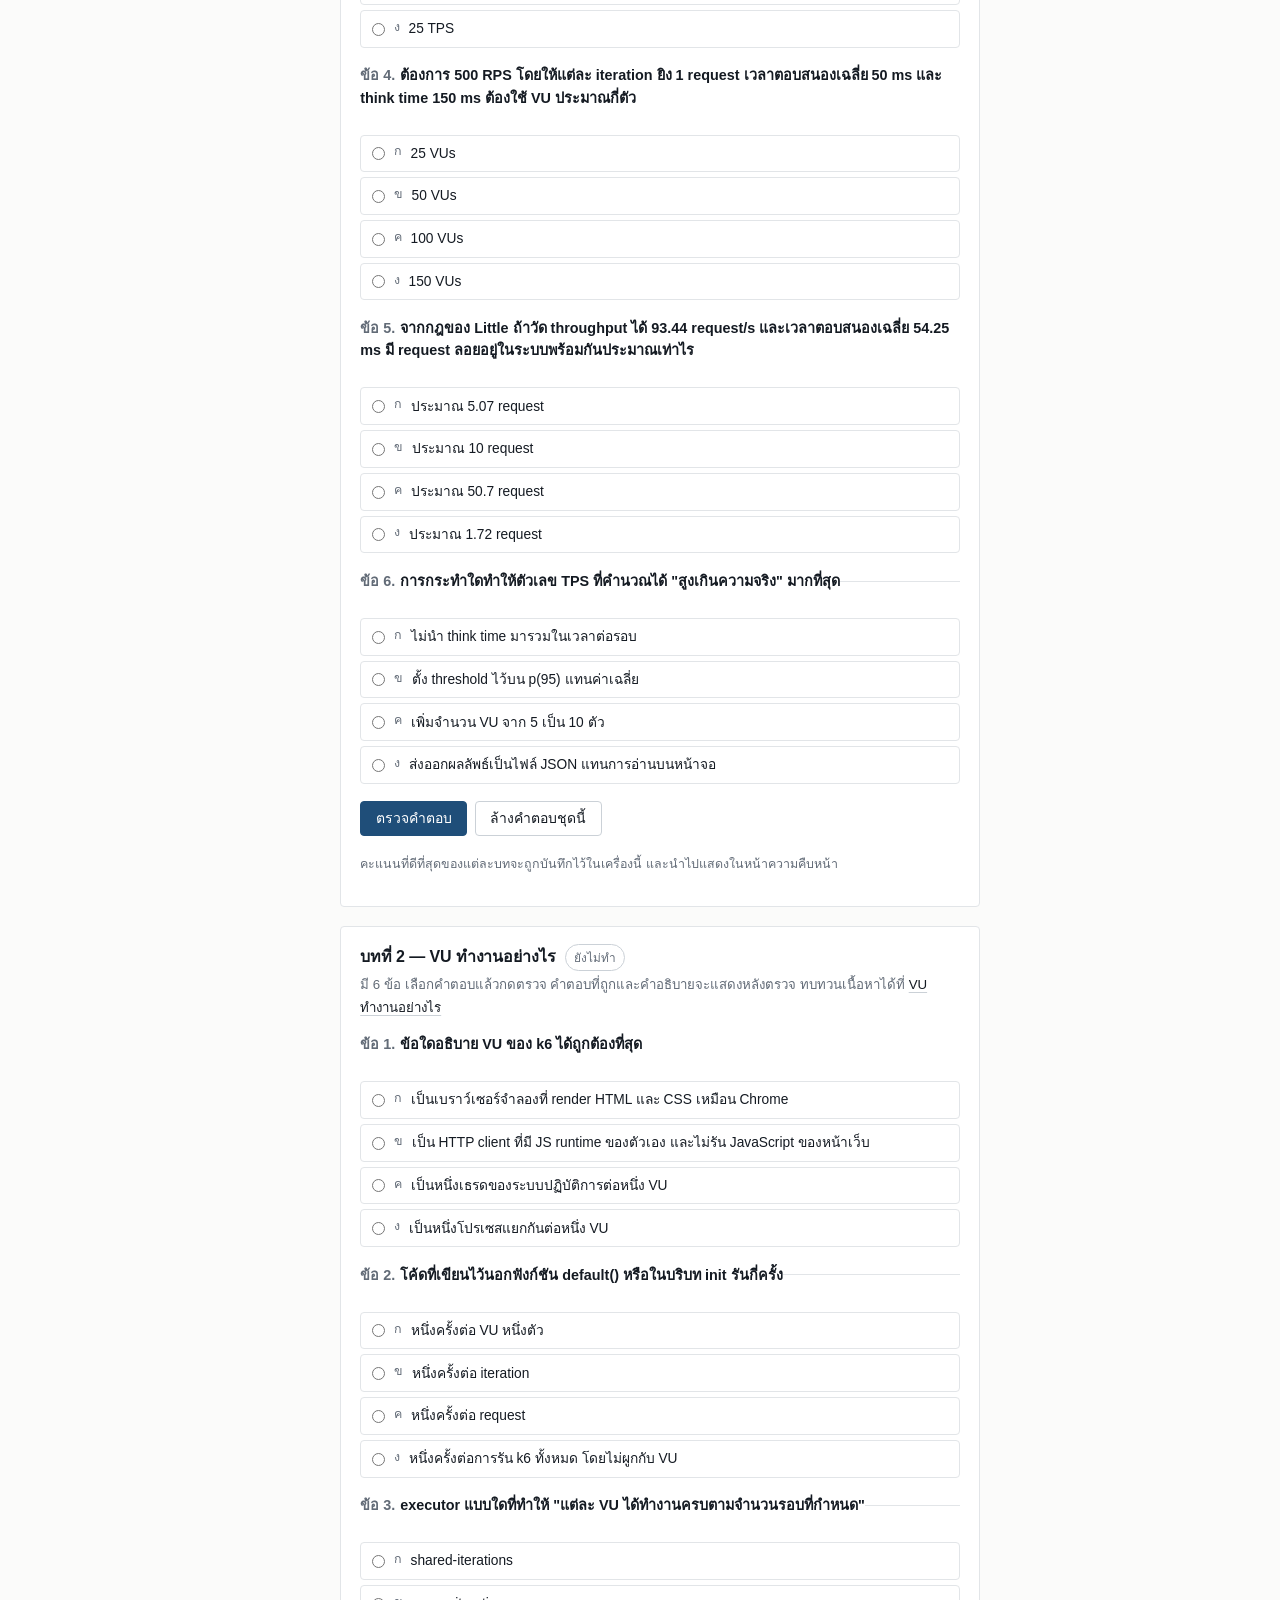
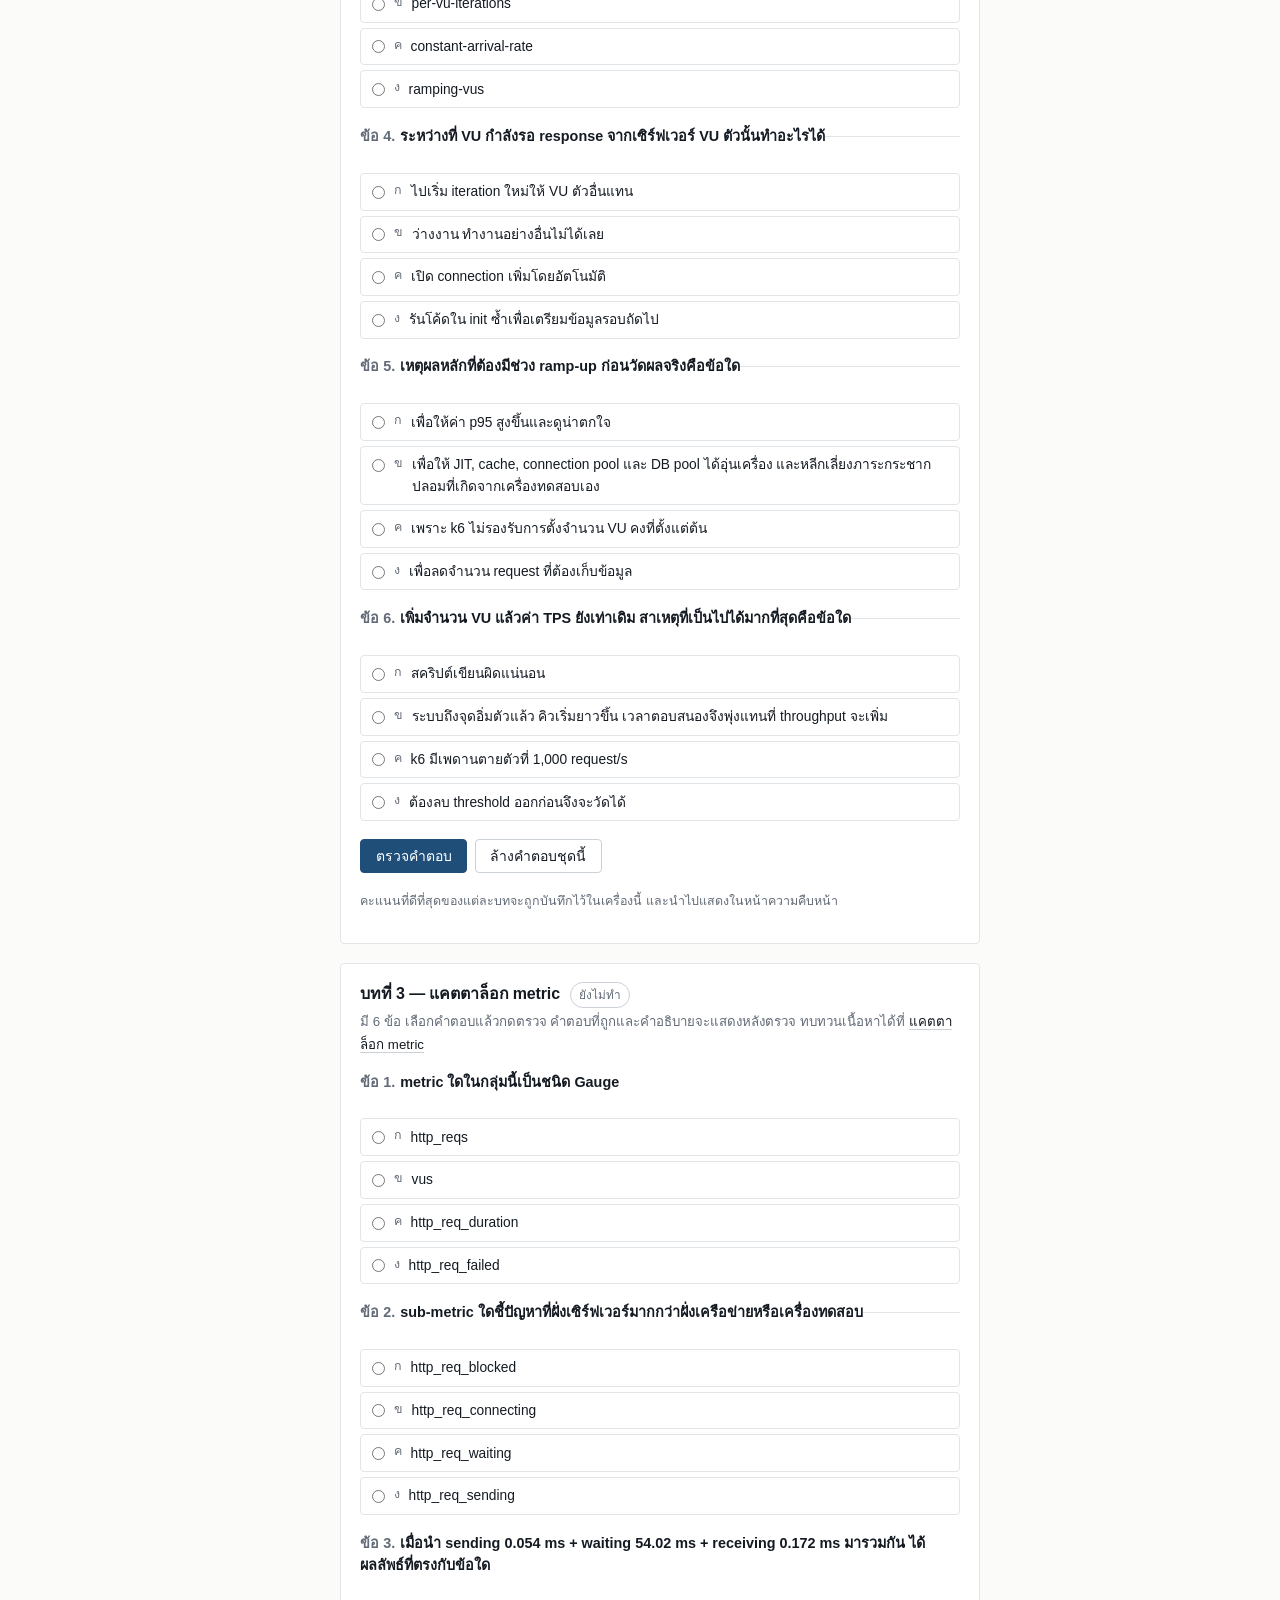
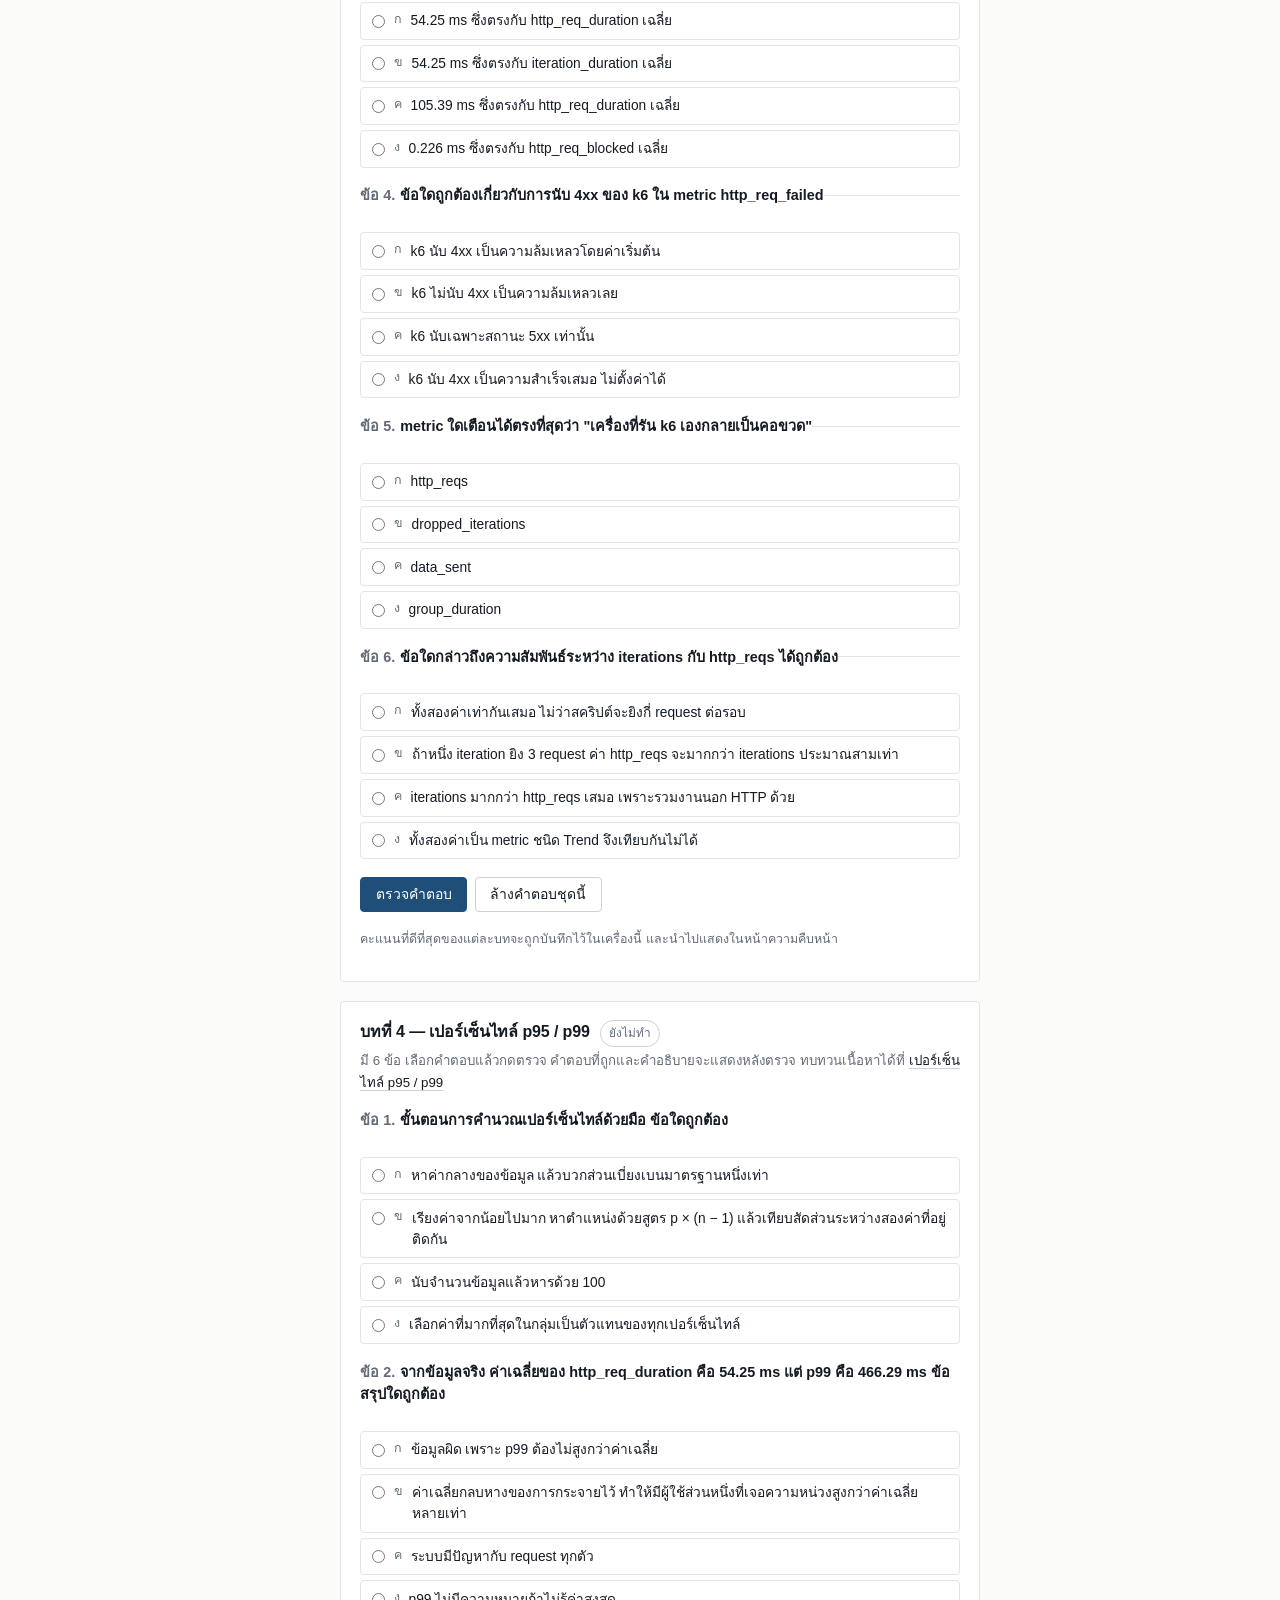
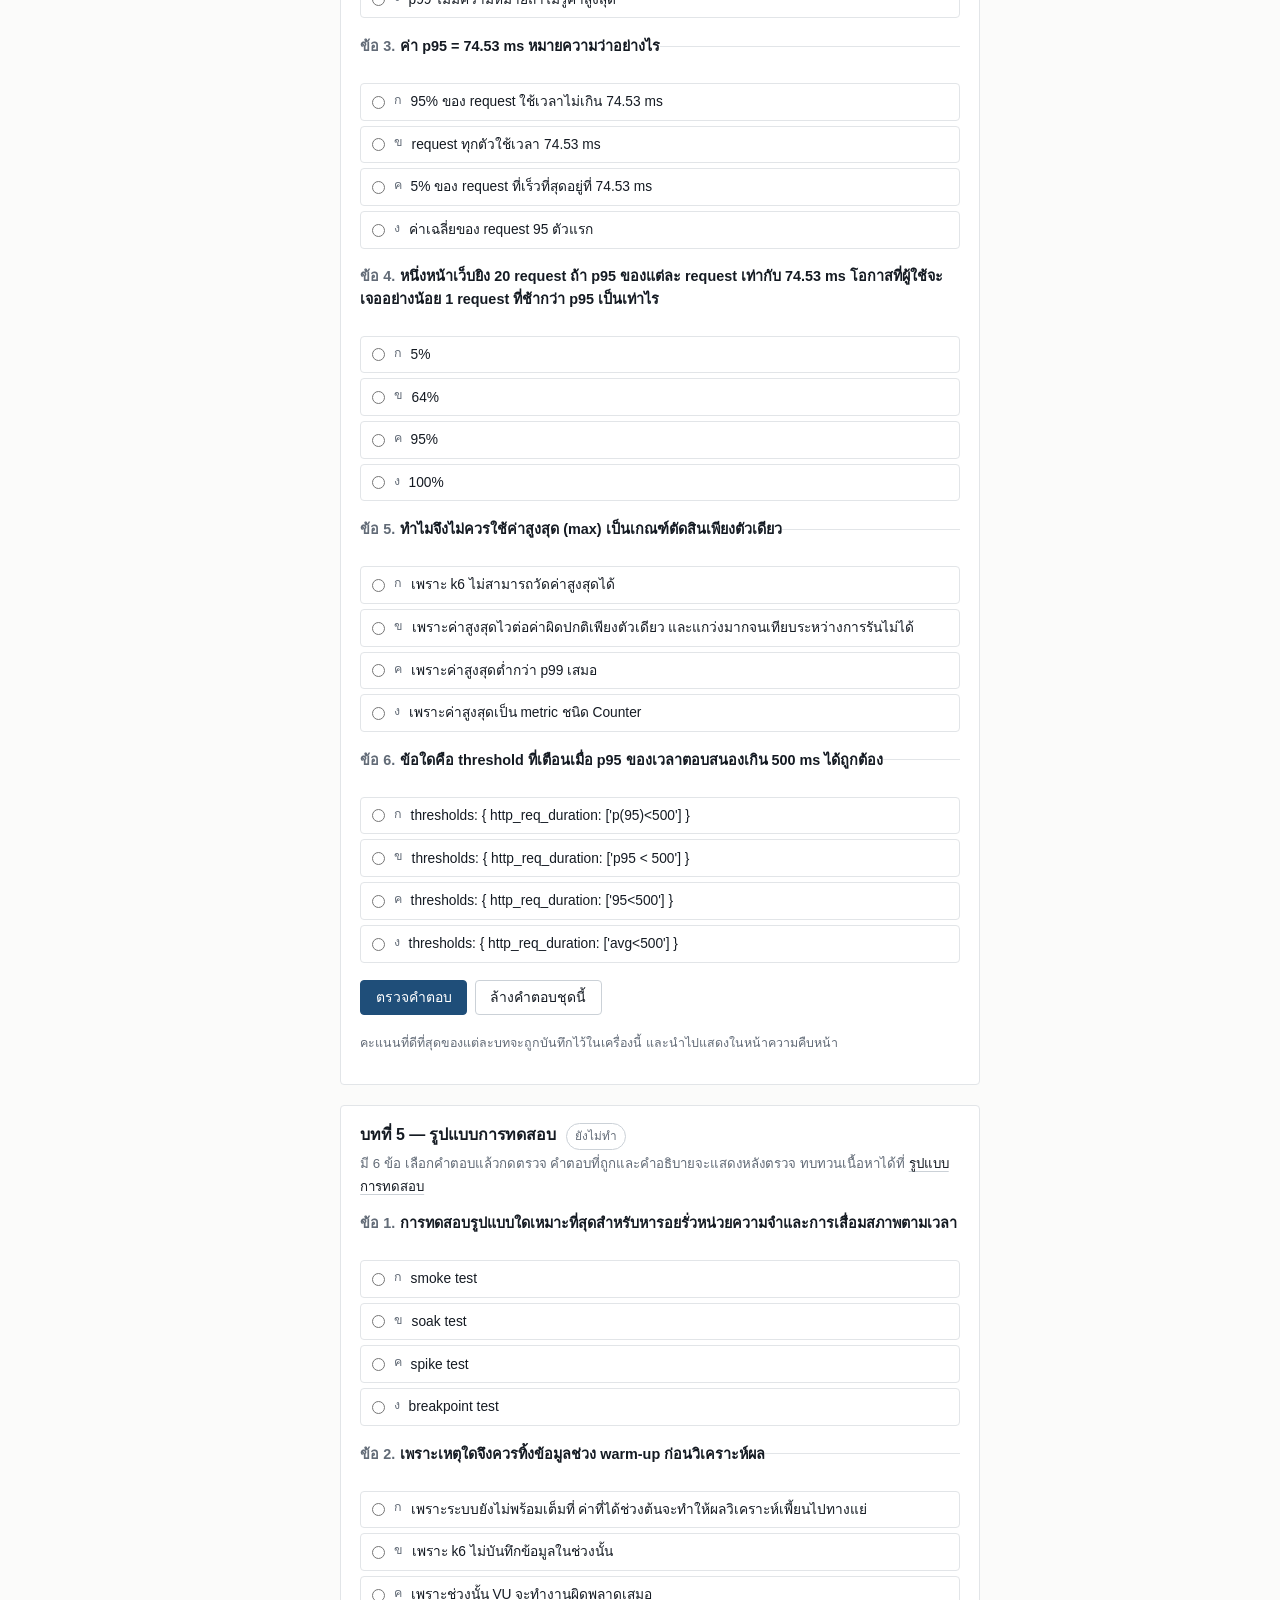
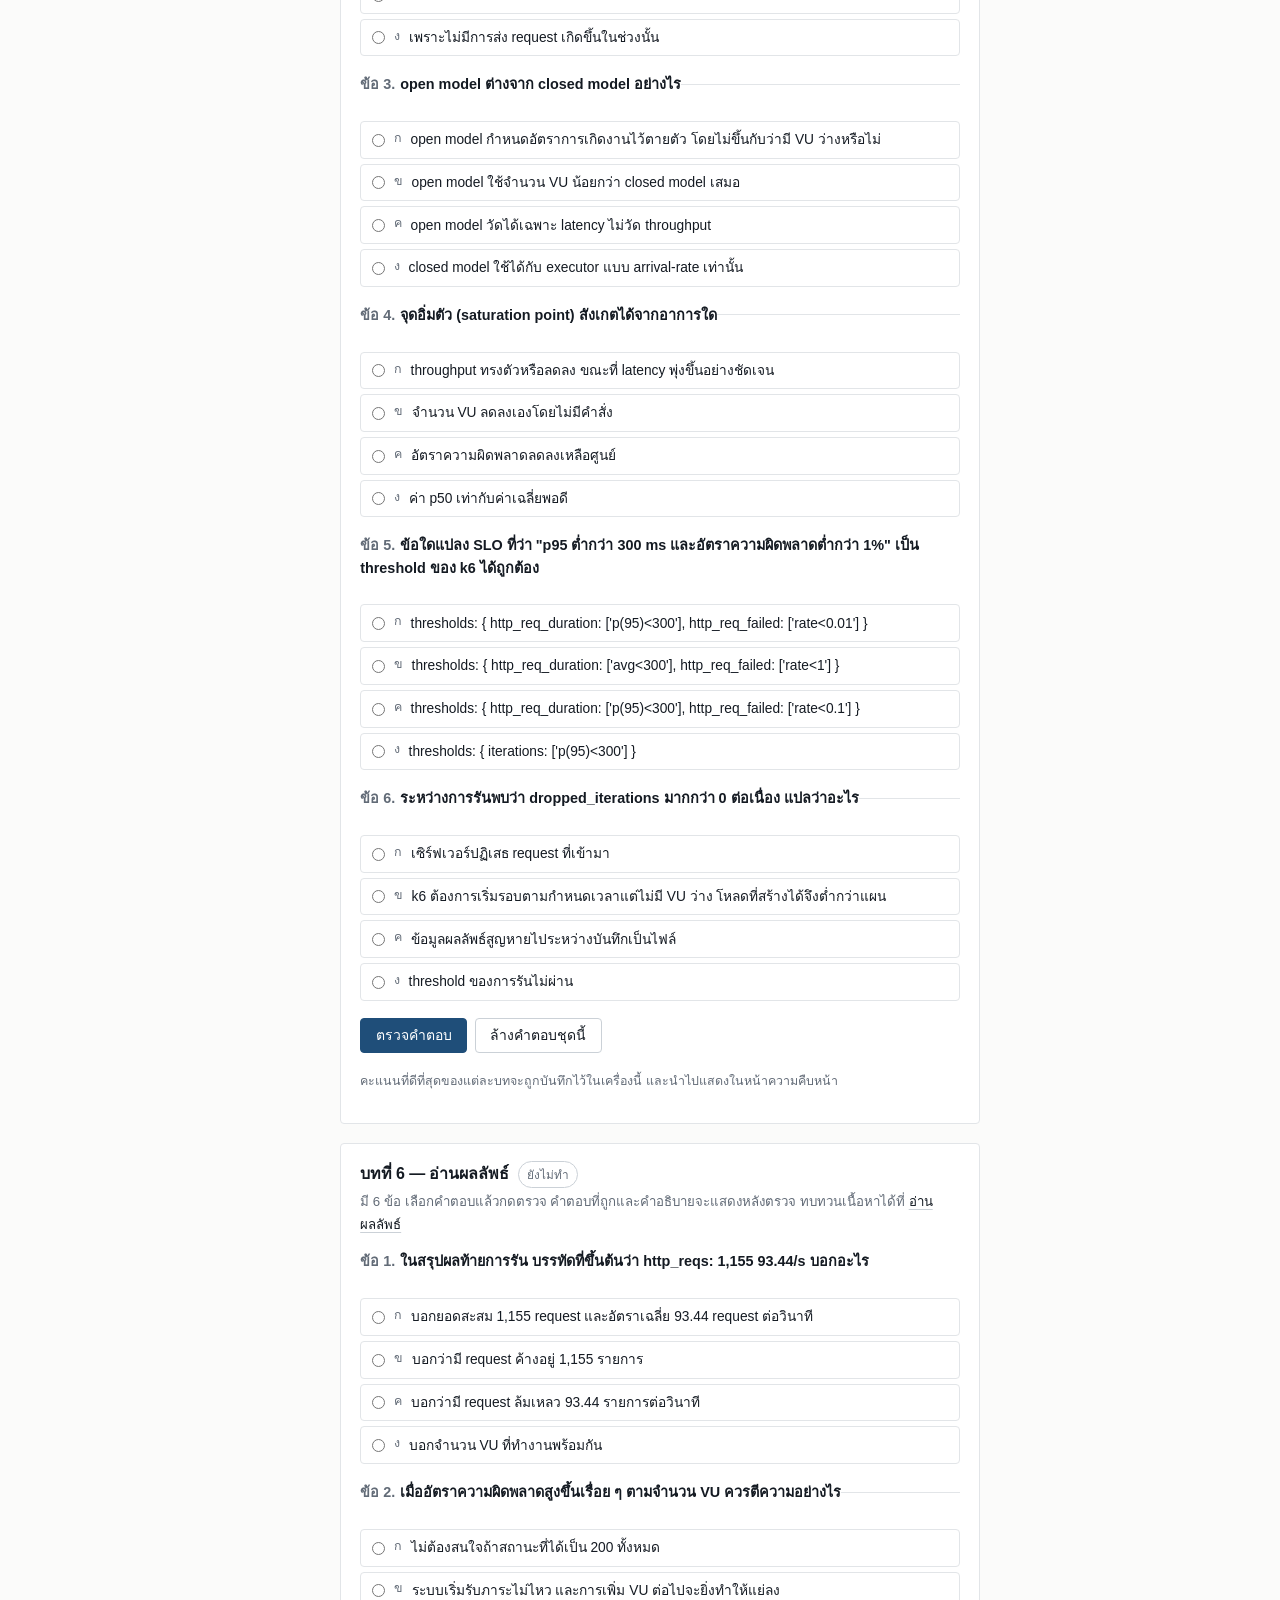
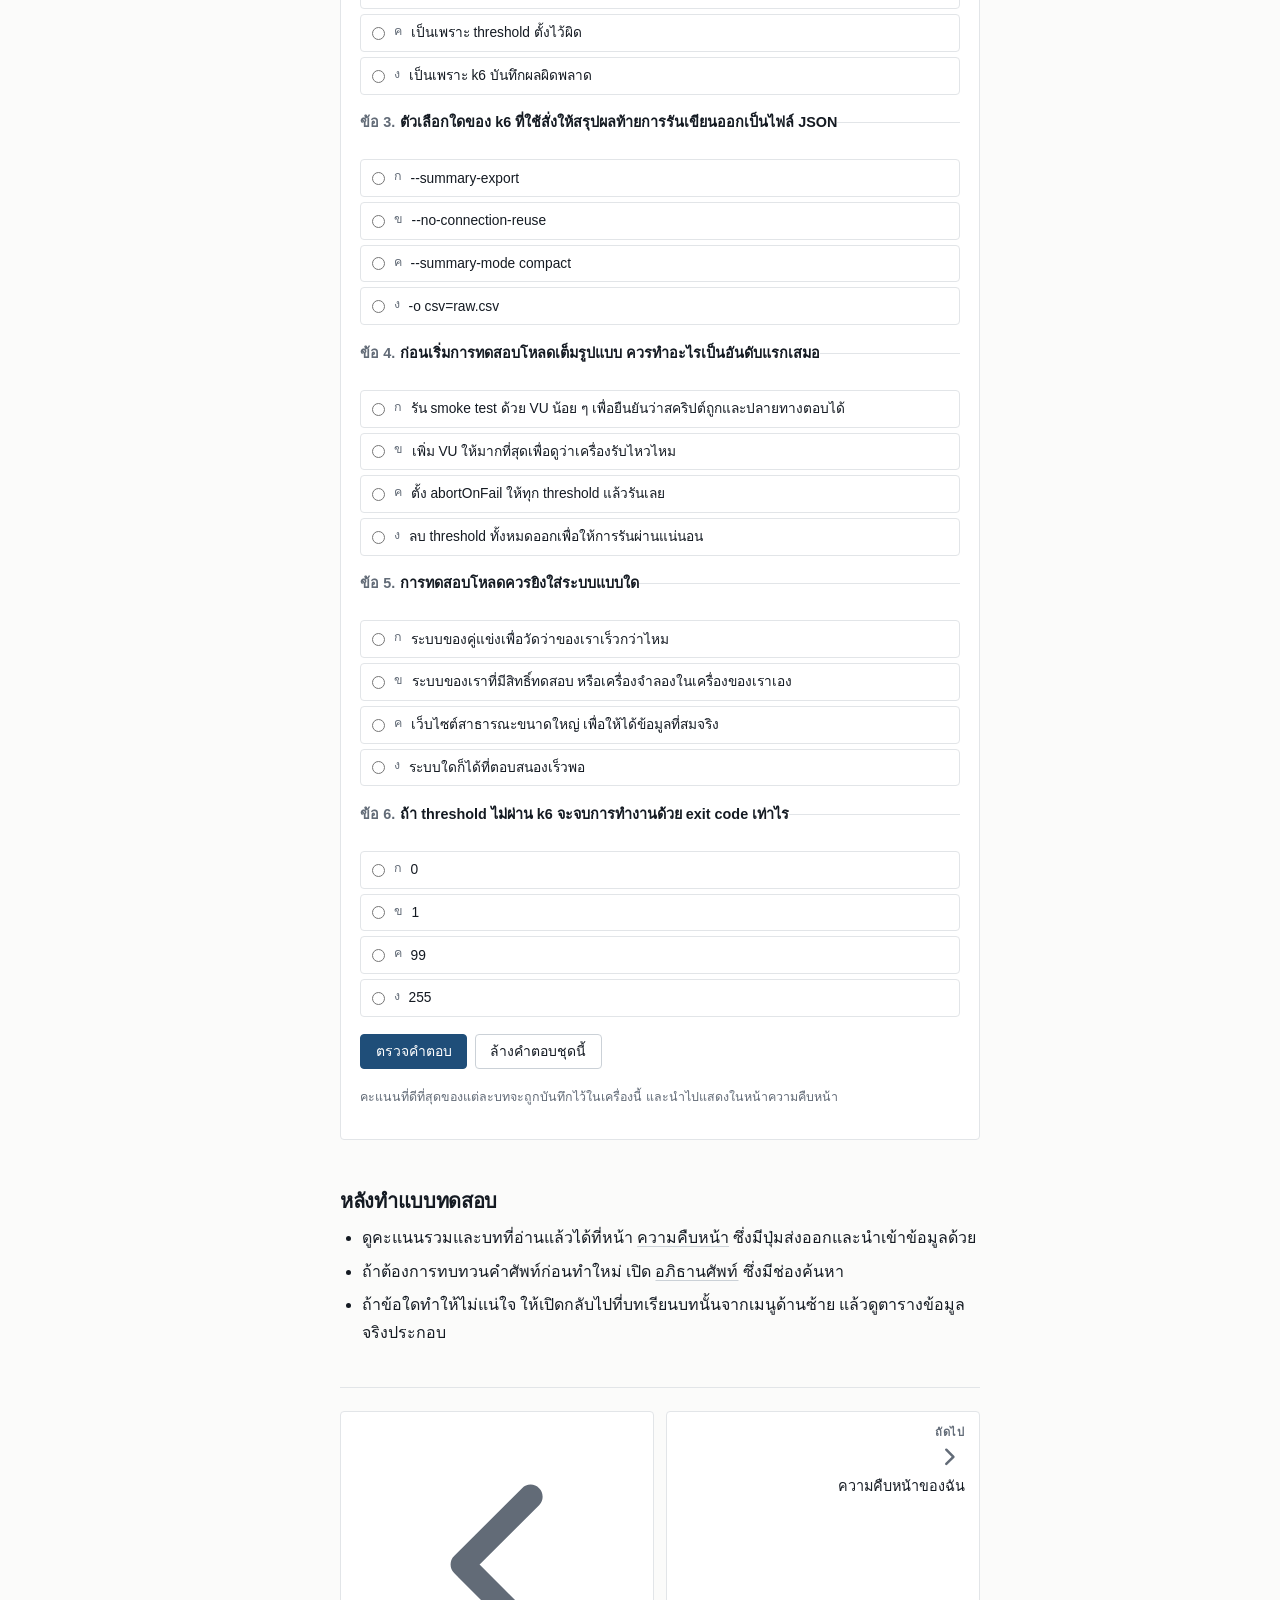
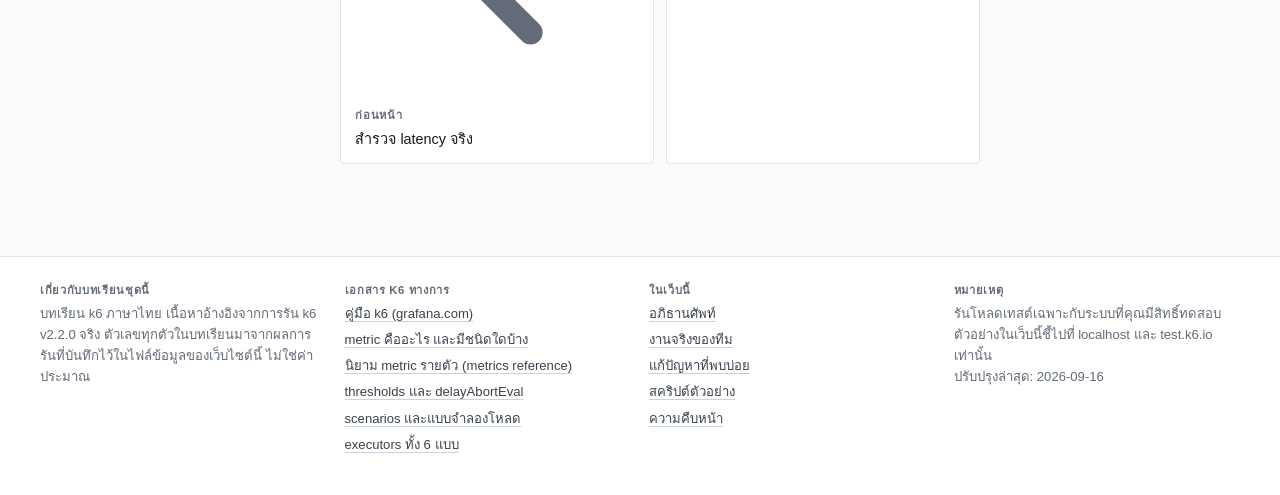
<file: quiz.html>
<!DOCTYPE html>
<html lang="th">
<head>
<meta charset="utf-8">
<meta name="viewport" content="width=device-width, initial-scale=1">
<title>แบบทดสอบท้ายบท — 6 ชุด พร้อมเฉลยและคำอธิบาย | Load Testing ด้วย k6</title>
<meta name="description" content="แบบทดสอบท้ายบทเรียน k6 หกชุด ชุดละหกข้อ พร้อมเฉลยและคำอธิบายทุกข้อ บันทึกคะแนนที่ดีที่สุดไว้ในเครื่องและดูคะแนนรวมได้ทันที">
<link rel="icon" type="image/svg+xml" href="favicon.svg">
<script>/* ตั้งธีมก่อน CSS ถูกวาด — กันจอกะพริบขาวตอนโหลด */
(function(){try{var t=localStorage.getItem('ltk6.theme.v1');
if(t==='dark'||t==='light')document.documentElement.setAttribute('data-theme',t);}catch(e){}})();</script>
<link rel="stylesheet" href="assets/css/main.css">
</head>
<body data-page="quiz" data-root="">

<a class="skip-link" href="#main">ข้ามไปที่เนื้อหาหลัก</a>

<header class="topbar" id="topbar"></header>

<noscript>
  <div class="empty-state" style="margin:16px">
    แบบทดสอบในหน้านี้ทำงานด้วย JavaScript กรุณาเปิด JavaScript เพื่อทำแบบทดสอบ
  </div>
</noscript>

<div class="shell">

  <nav class="sidebar" id="sidebar" aria-label="เมนูหลัก"></nav>

  <main class="article" id="main">

    <p class="eyebrow">
      <svg viewBox="0 0 20 20" fill="none" stroke="currentColor" stroke-width="1.7" stroke-linecap="round" stroke-linejoin="round" aria-hidden="true" style="width:14px;height:14px"><circle cx="10" cy="10" r="7.2"/><path d="M6.9 10.2l2.1 2.1 4.1-4.4"/></svg>
      แบบฝึกหัด
    </p>

    <h1>แบบทดสอบท้ายบท</h1>

    <p class="lede">
      หกชุดตรงกับบทเรียนทั้งหกบท ชุดละหกข้อ ทุกข้อมีเฉลยและคำอธิบายว่าทำไมคำตอบนั้นจึงถูก
      รวมถึงอ้างอิงตัวเลขจริงจากการรันที่ใช้ในบทเรียน ทำได้ไม่จำกัดจำนวนครั้ง
      และระบบจะเก็บคะแนนที่ดีที่สุดของแต่ละบทไว้ให้
    </p>

    <div class="section-meta">
      <div>
        <svg viewBox="0 0 20 20" fill="none" stroke="currentColor" stroke-width="1.8" stroke-linecap="round" stroke-linejoin="round" aria-hidden="true"><path d="M7.4 5.6h9M7.4 10h9M7.4 14.4h9"/><path d="M3.8 5.6h.01M3.8 10h.01M3.8 14.4h.01"/></svg>
        ทั้งหมด <span id="quiz-total-count">36</span> ข้อ
      </div>
      <div>
        <svg viewBox="0 0 20 20" fill="none" stroke="currentColor" stroke-width="1.8" stroke-linecap="round" stroke-linejoin="round" aria-hidden="true"><circle cx="10" cy="10" r="7.2"/><path d="M10 6.2V10l2.6 1.6"/></svg>
        ประมาณ 15 นาที
      </div>
      <div>
        <svg viewBox="0 0 20 20" fill="none" stroke="currentColor" stroke-width="1.8" stroke-linecap="round" stroke-linejoin="round" aria-hidden="true"><path d="M10 3.2l6 2.2v4.4c0 3.3-2.4 5.9-6 7-3.6-1.1-6-3.7-6-7V5.4z"/></svg>
        <a href="progress.html">ดูความคืบหน้า</a>
      </div>
    </div>

    <div class="callout callout--note">
      <div class="callout__head">
        <svg viewBox="0 0 20 20" fill="none" stroke="currentColor" stroke-width="1.8" stroke-linecap="round" stroke-linejoin="round" aria-hidden="true"><circle cx="10" cy="10" r="7.2"/><path d="M10 9.2v4.3M10 6.7h.01"/></svg>
        <span class="label">วิธีใช้หน้านี้</span>
      </div>
      <ul>
        <li>เลือกคำตอบในแต่ละข้อแล้วกดปุ่ม <strong>ตรวจคำตอบ</strong> ของชุดนั้น คำตอบที่ถูกและคำอธิบายจะแสดงทันที</li>
        <li>ข้อที่ยังไม่ได้ตอบจะถูกนับว่าตอบผิด และมีข้อความบอกว่าข้อใดยังว่างอยู่</li>
        <li>กด <strong>ล้างคำตอบชุดนี้</strong> เพื่อเริ่มทำชุดเดิมใหม่ได้ทันที</li>
        <li>คะแนนที่ดีที่สุดของแต่ละบทจะถูกบันทึกไว้ในเบราว์เซอร์นี้ ไม่ได้ส่งไปที่ใด</li>
      </ul>
    </div>

    <h2 id="quiz-sets">ชุดแบบทดสอบ</h2>

    <p>
      แต่ละชุดอ้างอิงบทเรียนบทที่ตรงกัน ถ้าทำได้ต่ำกว่าครึ่ง ให้กลับไปอ่านบทนั้นอีกครั้ง
      แล้วค่อยกลับมาทำใหม่ คำอธิบายทุกข้อเขียนให้ชี้จุดที่สำคัญจริง ๆ ไม่ใช่แค่บอกว่าตอบถูกหรือผิด
    </p>

    <div id="quiz-host" class="bleed"></div>

    <h2 id="after-quiz">หลังทำแบบทดสอบ</h2>

    <ul>
      <li>ดูคะแนนรวมและบทที่อ่านแล้วได้ที่หน้า <a href="progress.html">ความคืบหน้า</a> ซึ่งมีปุ่มส่งออกและนำเข้าข้อมูลด้วย</li>
      <li>ถ้าต้องการทบทวนคำศัพท์ก่อนทำใหม่ เปิด <a href="glossary.html">อภิธานศัพท์</a> ซึ่งมีช่องค้นหา</li>
      <li>ถ้าข้อใดทำให้ไม่แน่ใจ ให้เปิดกลับไปที่บทเรียนบทนั้นจากเมนูด้านซ้าย แล้วดูตารางข้อมูลจริงประกอบ</li>
    </ul>

  </main>

  <aside class="toc" id="toc" aria-label="สารบัญในหน้านี้"></aside>

</div>

<footer class="site-footer" id="footer"></footer>

<script src="assets/js/storage.js"></script>
<script src="assets/js/quiz.js"></script>
<script src="assets/js/site.js"></script>
<script>
document.addEventListener('ltk6:ready', function () {
  var host = document.getElementById('quiz-host');
  if (!host) return;
  window.LTK6.quiz.render('quiz-host');

  var count = document.getElementById('quiz-total-count');
  if (count) count.textContent = window.LTK6.quiz.questionCount();
});
</script>

</body>
</html>
</file>
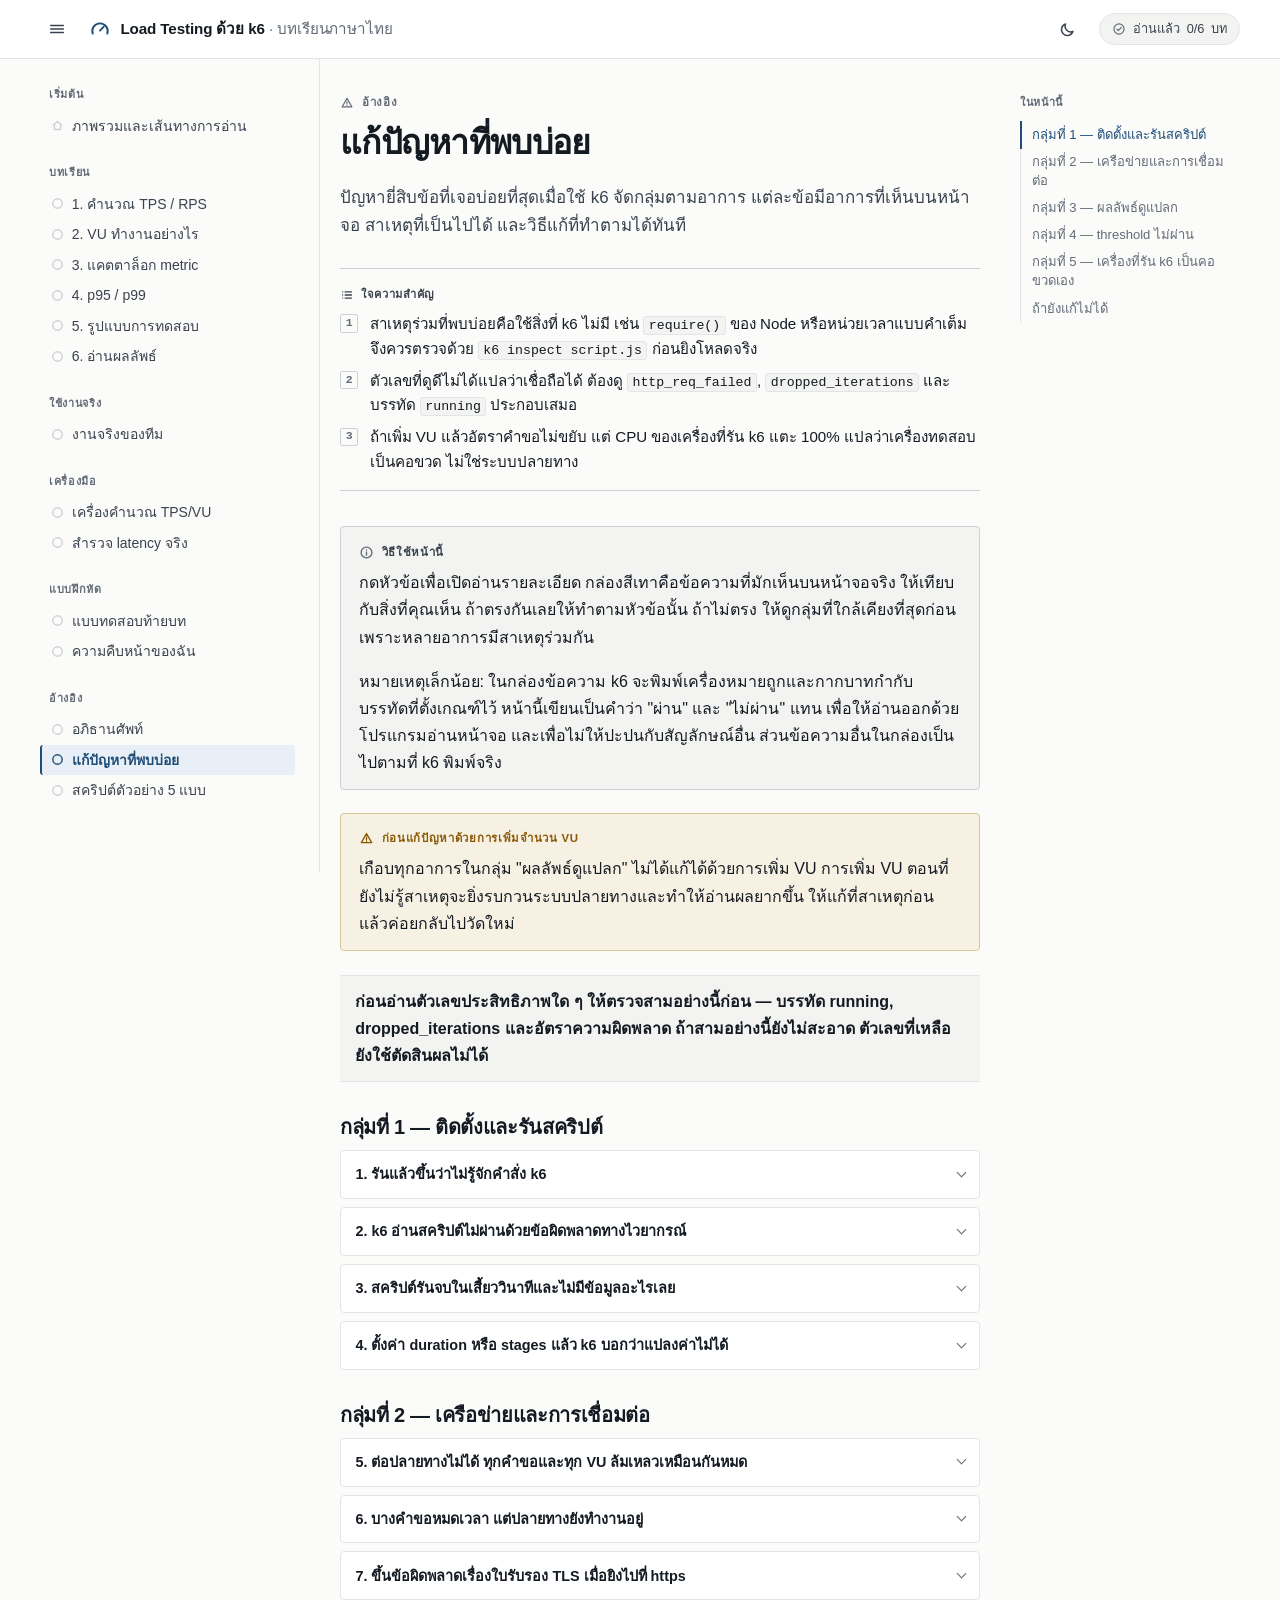
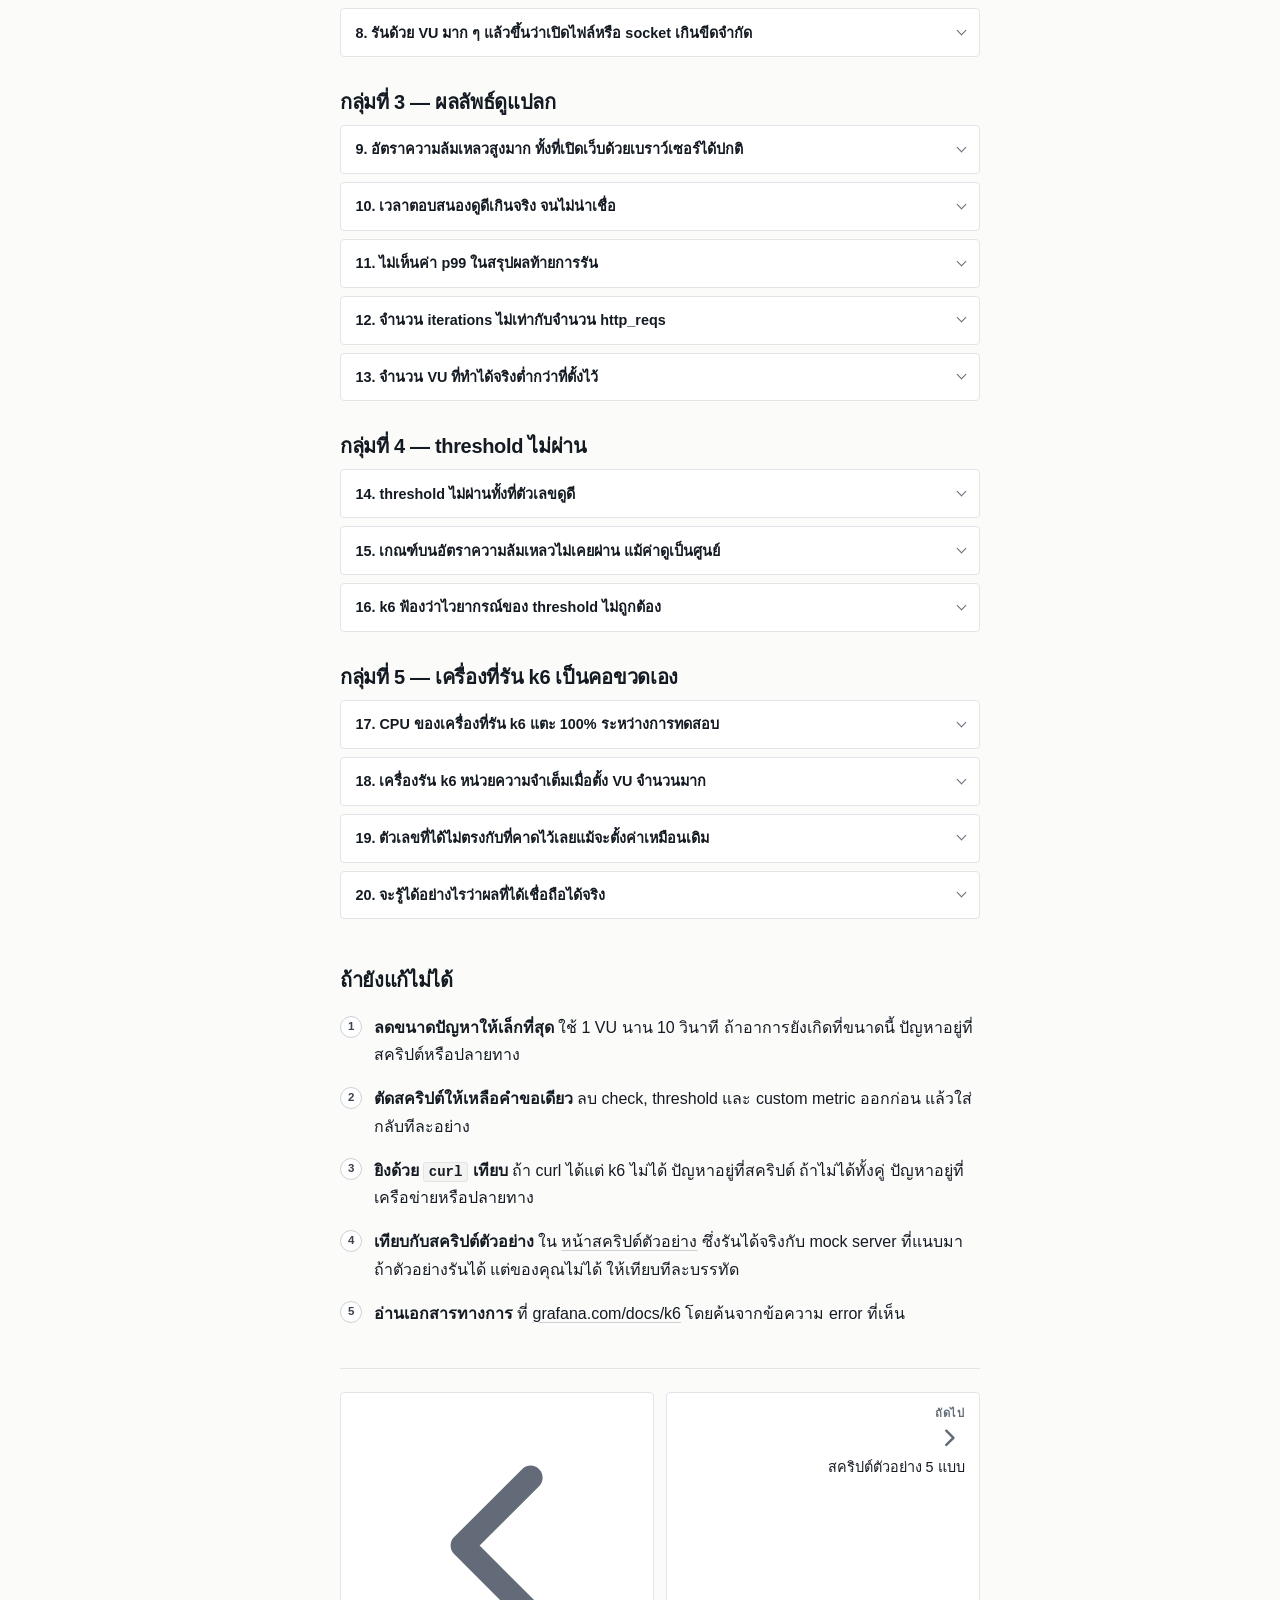
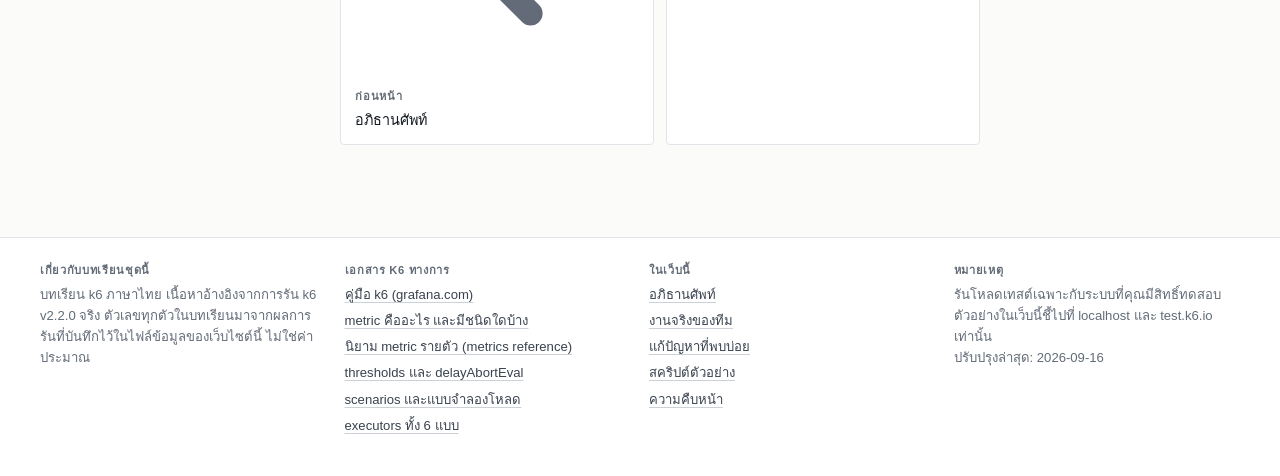
<file: troubleshooting.html>
<!DOCTYPE html>
<html lang="th">
<head>
<meta charset="utf-8">
<meta name="viewport" content="width=device-width, initial-scale=1">
<title>แก้ปัญหาที่พบบ่อยในการใช้ k6 — อาการ สาเหตุ และวิธีแก้ | Load Testing ด้วย k6</title>
<meta name="description" content="รวมปัญหาที่พบบ่อยเมื่อใช้ k6 จัดกลุ่มตามอาการ ตั้งแต่ติดตั้งและรันสคริปต์ ปัญหาเครือข่าย ผลลัพธ์ที่ดูแปลก threshold ที่ไม่ผ่าน ไปจนถึงปัญหาเครื่องทดสอบเป็นคอขวดเอง">
<link rel="icon" type="image/svg+xml" href="favicon.svg">
<script>/* ตั้งธีมก่อน CSS ถูกวาด — กันจอกะพริบขาวตอนโหลด */
(function(){try{var t=localStorage.getItem('ltk6.theme.v1');
if(t==='dark'||t==='light')document.documentElement.setAttribute('data-theme',t);}catch(e){}})();</script>
<link rel="stylesheet" href="assets/css/main.css">
</head>
<body data-page="troubleshooting" data-root="">

<a class="skip-link" href="#main">ข้ามไปที่เนื้อหาหลัก</a>

<header class="topbar" id="topbar"></header>

<noscript>
  <div class="empty-state" style="margin:16px">
    เมนูและสารบัญในหน้านี้ต้องเปิด JavaScript ส่วนเนื้อหาด้านล่างอ่านได้ตามปกติ
  </div>
</noscript>

<div class="shell">

  <nav class="sidebar" id="sidebar" aria-label="เมนูหลัก"></nav>

  <main class="article" id="main">

    <p class="eyebrow">
      <svg viewBox="0 0 20 20" fill="none" stroke="currentColor" stroke-width="1.7" stroke-linecap="round" stroke-linejoin="round" aria-hidden="true" style="width:14px;height:14px"><path d="M10 3.4l6.9 12H3.1z"/><path d="M10 8.2v3.4M10 13.6h.01"/></svg>
      อ้างอิง
    </p>

    <h1>แก้ปัญหาที่พบบ่อย</h1>

    <p class="lede">
      ปัญหายี่สิบข้อที่เจอบ่อยที่สุดเมื่อใช้ k6 จัดกลุ่มตามอาการ
      แต่ละข้อมีอาการที่เห็นบนหน้าจอ สาเหตุที่เป็นไปได้ และวิธีแก้ที่ทำตามได้ทันที
    </p>

    <div class="takeaways">
      <p class="takeaways__title">
        <svg viewBox="0 0 20 20" fill="none" stroke="currentColor" stroke-width="1.8" stroke-linecap="round" stroke-linejoin="round" aria-hidden="true"><path d="M7.4 5.6h9M7.4 10h9M7.4 14.4h9"/><path d="M3.8 5.6h.01M3.8 10h.01M3.8 14.4h.01"/></svg>
        ใจความสำคัญ
      </p>
      <ol>
        <li>สาเหตุร่วมที่พบบ่อยคือใช้สิ่งที่ k6 ไม่มี เช่น <code>require()</code> ของ Node หรือหน่วยเวลาแบบคำเต็ม จึงควรตรวจด้วย <code>k6 inspect script.js</code> ก่อนยิงโหลดจริง</li>
        <li>ตัวเลขที่ดูดีไม่ได้แปลว่าเชื่อถือได้ ต้องดู <code>http_req_failed</code>, <code>dropped_iterations</code> และบรรทัด <code>running</code> ประกอบเสมอ</li>
        <li>ถ้าเพิ่ม VU แล้วอัตราคำขอไม่ขยับ แต่ CPU ของเครื่องที่รัน k6 แตะ 100% แปลว่าเครื่องทดสอบเป็นคอขวด ไม่ใช่ระบบปลายทาง</li>
      </ol>
    </div>

    <div class="callout callout--note">
      <div class="callout__head">
        <svg viewBox="0 0 20 20" fill="none" stroke="currentColor" stroke-width="1.8" stroke-linecap="round" stroke-linejoin="round" aria-hidden="true"><circle cx="10" cy="10" r="7.2"/><path d="M10 9.2v4.3M10 6.7h.01"/></svg>
        <span class="label">วิธีใช้หน้านี้</span>
      </div>
      <p>
        กดหัวข้อเพื่อเปิดอ่านรายละเอียด กล่องสีเทาคือข้อความที่มักเห็นบนหน้าจอจริง
        ให้เทียบกับสิ่งที่คุณเห็น ถ้าตรงกันเลยให้ทำตามหัวข้อนั้น ถ้าไม่ตรง
        ให้ดูกลุ่มที่ใกล้เคียงที่สุดก่อน เพราะหลายอาการมีสาเหตุร่วมกัน
      </p>
      <p>
        หมายเหตุเล็กน้อย: ในกล่องข้อความ k6 จะพิมพ์เครื่องหมายถูกและกากบาทกำกับบรรทัดที่ตั้งเกณฑ์ไว้
        หน้านี้เขียนเป็นคำว่า "ผ่าน" และ "ไม่ผ่าน" แทน เพื่อให้อ่านออกด้วยโปรแกรมอ่านหน้าจอ
        และเพื่อไม่ให้ปะปนกับสัญลักษณ์อื่น ส่วนข้อความอื่นในกล่องเป็นไปตามที่ k6 พิมพ์จริง
      </p>
    </div>

    <div class="callout callout--warn">
      <div class="callout__head">
        <svg viewBox="0 0 20 20" fill="none" stroke="currentColor" stroke-width="1.8" stroke-linecap="round" stroke-linejoin="round" aria-hidden="true"><path d="M10 3.4l6.9 12H3.1z"/><path d="M10 8.2v3.4M10 13.6h.01"/></svg>
        <span class="label">ก่อนแก้ปัญหาด้วยการเพิ่มจำนวน VU</span>
      </div>
      <p>
        เกือบทุกอาการในกลุ่ม "ผลลัพธ์ดูแปลก" ไม่ได้แก้ได้ด้วยการเพิ่ม VU
        การเพิ่ม VU ตอนที่ยังไม่รู้สาเหตุจะยิ่งรบกวนระบบปลายทางและทำให้อ่านผลยากขึ้น
        ให้แก้ที่สาเหตุก่อน แล้วค่อยกลับไปวัดใหม่
      </p>
    </div>

    <p class="keypoint">
      ก่อนอ่านตัวเลขประสิทธิภาพใด ๆ ให้ตรวจสามอย่างนี้ก่อน — บรรทัด running, dropped_iterations และอัตราความผิดพลาด ถ้าสามอย่างนี้ยังไม่สะอาด ตัวเลขที่เหลือยังใช้ตัดสินผลไม่ได้
    </p>

    <div class="faq-group">

      <h2 id="group-run">กลุ่มที่ 1 — ติดตั้งและรันสคริปต์</h2>

      <details class="faq">
        <summary>1. รันแล้วขึ้นว่าไม่รู้จักคำสั่ง k6</summary>
        <div class="faq__body">
          <div class="faq__row">
            <span class="faq__tag">อาการที่เห็น</span>
            <pre class="faq__symptom">zsh: command not found: k6</pre>
          </div>
          <div class="faq__row">
            <span class="faq__tag">สาเหตุที่เป็นไปได้</span>
            <ul>
              <li>ยังไม่ได้ติดตั้ง k6</li>
              <li>ติดตั้งแล้ว แต่ไบนารีไม่อยู่ใน PATH ของเชลล์</li>
              <li>เปิดเทอร์มินัลค้างไว้ตั้งแต่ก่อนติดตั้ง</li>
            </ul>
          </div>
          <div class="faq__row">
            <span class="faq__tag">วิธีแก้</span>
            <ol>
              <li>ตรวจด้วย <code>which -a k6</code> ถ้าไม่พบคือไม่มีใน PATH</li>
              <li>ติดตั้งตามคู่มือทางการที่ <a href="https://grafana.com/docs/k6/latest/set-up/install-k6/" rel="noopener">grafana.com/docs/k6 — install</a></li>
              <li>เปิดเทอร์มินัลใหม่หนึ่งครั้ง</li>
              <li>ถ้าใช้ Docker ให้เรียกผ่าน <code>docker run --rm -i grafana/k6 run - &lt;script.js</code></li>
            </ol>
          </div>
        </div>
      </details>

      <details class="faq">
        <summary>2. k6 อ่านสคริปต์ไม่ผ่านด้วยข้อผิดพลาดทางไวยากรณ์</summary>
        <div class="faq__body">
          <div class="faq__row">
            <span class="faq__tag">อาการที่เห็น</span>
            <pre class="faq__symptom">ERRO[0000] SyntaxError: Unexpected token (3:14)
	at go.k6.io/k6/js/modules/...</pre>
          </div>
          <div class="faq__row">
            <span class="faq__tag">สาเหตุที่เป็นไปได้</span>
            <ul>
              <li>ใช้ <code>require()</code> ของ Node ซึ่ง k6 ไม่รองรับ ต้องใช้ <code>import</code></li>
              <li>เรียกไลบรารีของ Node เช่น <code>fs</code>, <code>path</code>, <code>crypto</code></li>
              <li>ลืมปิดวงเล็บหรือปีกกาใน <code>options</code></li>
            </ul>
          </div>
          <div class="faq__row">
            <span class="faq__tag">วิธีแก้</span>
            <ol>
              <li>เปลี่ยน <code>require('k6/http')</code> เป็น <code>import http from 'k6/http'</code></li>
              <li>แทนไลบรารีของ Node ด้วยโมดูล k6 เช่น <code>k6/crypto</code></li>
              <li>ตรวจไวยากรณ์ก่อนรันด้วย <code>k6 inspect script.js</code></li>
            </ol>
          </div>
        </div>
      </details>

      <details class="faq">
        <summary>3. สคริปต์รันจบในเสี้ยววินาทีและไม่มีข้อมูลอะไรเลย</summary>
        <div class="faq__body">
          <div class="faq__row">
            <span class="faq__tag">อาการที่เห็น</span>
            <pre class="faq__symptom">iteration_duration.............: avg=0s min=0s med=0s max=0s
iterations.....................: 0      0/s
running (0.0s), 0/10 VUs</pre>
          </div>
          <div class="faq__row">
            <span class="faq__tag">สาเหตุที่เป็นไปได้</span>
            <ul>
              <li>ฟังก์ชันที่ส่งออกไม่ชื่อ <code>default</code></li>
              <li><code>options</code> ไม่ได้ถูกส่งออก หรือไม่มี scenario ที่ทำงานจริง</li>
              <li><code>duration</code> เป็นค่าว่างหรือตีความเป็นศูนย์</li>
            </ul>
          </div>
          <div class="faq__row">
            <span class="faq__tag">วิธีแก้</span>
            <ol>
              <li>ตรวจว่าฟังก์ชันเขียนว่า <code>export default function ()</code></li>
              <li>ตรวจว่า <code>options</code> ถูกส่งออกด้วยคำว่า <code>export</code></li>
              <li>รัน <code>k6 inspect script.js</code> แล้วดูว่าค่า options ตรงกับที่ตั้งใจ</li>
              <li>เพิ่ม <code>console.log('รอบทำงาน')</code> บรรทัดแรกในฟังก์ชัน</li>
            </ol>
          </div>
        </div>
      </details>

      <details class="faq">
        <summary>4. ตั้งค่า duration หรือ stages แล้ว k6 บอกว่าแปลงค่าไม่ได้</summary>
        <div class="faq__body">
          <div class="faq__row">
            <span class="faq__tag">อาการที่เห็น</span>
            <pre class="faq__symptom">ERRO[0000] invalid duration "5 minutes"
ERRO[0000] unknown executor "rampingVUs"</pre>
          </div>
          <div class="faq__row">
            <span class="faq__tag">สาเหตุที่เป็นไปได้</span>
            <ul>
              <li>เขียนหน่วยเวลาเป็นคำเต็ม เช่น <code>'5 minutes'</code></li>
              <li>ใช้ชื่อ executor ผิดรูปแบบ เช่น <code>rampingVUs</code></li>
              <li>ใส่จำนวน VU เป็นสตริงใน stages</li>
            </ul>
          </div>
          <div class="faq__row">
            <span class="faq__tag">วิธีแก้</span>
            <ol>
              <li>ใช้หน่วยย่อ <code>ms</code>, <code>s</code>, <code>m</code>, <code>h</code> ติดกับตัวเลข เช่น <code>'5m'</code></li>
              <li>ใช้ชื่อ executor ตามที่กำหนด เช่น <code>'ramping-vus'</code>, <code>'constant-arrival-rate'</code> ตามตารางใน บทที่ 2</li>
              <li>ค่า <code>target</code> ต้องเป็นตัวเลขไม่ใส่เครื่องหมายคำพูด เช่น <code>{ duration: '1m', target: 10 }</code></li>
            </ol>
          </div>
        </div>
      </details>

      <h2 id="group-network">กลุ่มที่ 2 — เครือข่ายและการเชื่อมต่อ</h2>

      <details class="faq">
        <summary>5. ต่อปลายทางไม่ได้ ทุกคำขอและทุก VU ล้มเหลวเหมือนกันหมด</summary>
        <div class="faq__body">
          <div class="faq__row">
            <span class="faq__tag">อาการที่เห็น</span>
            <pre class="faq__symptom">WARN[0001] Request Failed  error="Get \"http://localhost:8080/api/items\": dial tcp 127.0.0.1:8080: connect: connection refused"
http_req_failed................: 100.00% ล้มเหลว 1155</pre>
          </div>
          <div class="faq__row">
            <span class="faq__tag">สาเหตุที่เป็นไปได้</span>
            <ul>
              <li>ปลายทางไม่ได้ทำงานอยู่</li>
              <li>รันปลายทางคนละพอร์ตกับสคริปต์</li>
              <li>ค่าที่ส่งด้วย <code>-e BASE_URL=…</code> ไม่ถูกอ่าน เพราะสะกดชื่อไม่ตรง</li>
              <li>ปลายทางผูกกับที่อยู่เฉพาะเครื่อง แต่สคริปต์ยิงไปชื่อโฮสต์อื่น</li>
            </ul>
          </div>
          <div class="faq__row">
            <span class="faq__tag">วิธีแก้</span>
            <ol>
              <li>ตรวจว่าปลายทางตอบจริงด้วย <code>curl -i http://localhost:8080/api/items</code></li>
              <li>ถ้าใช้ mock server ให้รัน <code>node mock-server/server.mjs</code> แล้วดูพอร์ตที่ฟังอยู่</li>
              <li>ตรวจว่าชื่อคีย์ที่ส่งตรงกับที่สคริปต์อ่าน เช่น <code>__ENV.BASE_URL</code> คู่กับ <code>-e BASE_URL=…</code></li>
              <li>พิมพ์ <code>console.log(BASE_URL)</code> บรรทัดแรกเพื่อยืนยันว่าค่ามาถึงจริง</li>
            </ol>
          </div>
        </div>
      </details>

      <details class="faq">
        <summary>6. บางคำขอหมดเวลา แต่ปลายทางยังทำงานอยู่</summary>
        <div class="faq__body">
          <div class="faq__row">
            <span class="faq__tag">อาการที่เห็น</span>
            <pre class="faq__symptom">error="Get \"…\": context deadline exceeded"
http_req_duration..............: avg=60.00s  max=60.00s</pre>
          </div>
          <div class="faq__row">
            <span class="faq__tag">สาเหตุที่เป็นไปได้</span>
            <ul>
              <li>หมดเวลารอตามค่าเริ่มต้น <span class="key-figure">60</span> วินาที</li>
              <li>ตั้ง <code>timeout</code> ของคำขอสั้นเกินไป</li>
              <li>มี proxy หรือ load balancer ตัดการเชื่อมต่อก่อน</li>
            </ul>
          </div>
          <div class="faq__row">
            <span class="faq__tag">วิธีแก้</span>
            <ol>
              <li>ดูว่า <code>http_req_duration</code> เท่ากับเพดานเวลาพอดีไหม ถ้าเท่ากันคือหมดเวลา</li>
              <li>ตั้งเวลารอให้เหมาะกับงาน เช่น <code>http.get(url, { timeout: '10s' })</code></li>
              <li>ยิงด้วย <code>curl -w '%{time_total}'</code> ถ้า curl เร็วแต่ k6 ช้า ให้ตรวจว่ามีอะไรอยู่ระหว่างทาง</li>
            </ol>
          </div>
        </div>
      </details>

      <details class="faq">
        <summary>7. ขึ้นข้อผิดพลาดเรื่องใบรับรอง TLS เมื่อยิงไปที่ https</summary>
        <div class="faq__body">
          <div class="faq__row">
            <span class="faq__tag">อาการที่เห็น</span>
            <pre class="faq__symptom">error="Get \"https://…\": tls: failed to verify certificate: x509: certificate signed by unknown authority"</pre>
          </div>
          <div class="faq__row">
            <span class="faq__tag">สาเหตุที่เป็นไปได้</span>
            <ul>
              <li>ปลายทางใช้ใบรับรองที่ออกเอง (self-signed)</li>
              <li>ชื่อโฮสต์ไม่ตรงกับชื่อในใบรับรอง</li>
              <li>เครื่องยังไม่ได้ติดตั้ง certificate authority ภายในองค์กร</li>
            </ul>
          </div>
          <div class="faq__row">
            <span class="faq__tag">วิธีแก้</span>
            <ol>
              <li>ติดตั้ง certificate authority ขององค์กรลงในที่เก็บของระบบ</li>
              <li>ถ้าเป็นสภาพแวดล้อมทดสอบในเครื่อง ใช้ <code>k6 run --insecure-skip-tls-verify script.js</code></li>
              <li>ตรวจว่า <span class="key-figure"><code>--insecure-skip-tls-verify</code></span> ให้ผลจริง จาก <code>http_req_tls_handshaking</code></li>
              <li>ห้ามใช้กับระบบจริงเด็ดขาด</li>
            </ol>
          </div>
        </div>
      </details>

      <details class="faq">
        <summary>8. รันด้วย VU มาก ๆ แล้วขึ้นว่าเปิดไฟล์หรือ socket เกินขีดจำกัด</summary>
        <div class="faq__body">
          <div class="faq__row">
            <span class="faq__tag">อาการที่เห็น</span>
            <pre class="faq__symptom">WARN[0012] Request Failed  error="…: socket: too many open files"
http_req_blocked...............: avg=12.50ms max=340.00ms</pre>
          </div>
          <div class="faq__row">
            <span class="faq__tag">สาเหตุที่เป็นไปได้</span>
            <ul>
              <li>ขีดจำกัดไฟล์ที่โปรเซสเปิดได้ (file descriptor) ต่ำกว่าจำนวน connection</li>
              <li>ใช้ <code>--no-connection-reuse</code> ทำให้เปิด connection ใหม่ทุกคำขอ</li>
            </ul>
          </div>
          <div class="faq__row">
            <span class="faq__tag">วิธีแก้</span>
            <ol>
              <li>ดูขีดจำกัดด้วย <code>ulimit -n</code> แล้วเพิ่มด้วย <span class="key-figure"><code>ulimit -n 65535</code></span> ก่อนรัน k6</li>
              <li>ยกเลิก <code>--no-connection-reuse</code> ถ้าไม่ได้ตั้งใจทดสอบการเปิด connection ใหม่</li>
              <li>ดูว่า <code>http_req_blocked</code> สูงขึ้นตามจำนวน VU ไหม ถ้าใช่ เครื่องทดสอบเป็นคอขวด ต้องลด VU</li>
            </ol>
          </div>
        </div>
      </details>

      <h2 id="group-strange">กลุ่มที่ 3 — ผลลัพธ์ดูแปลก</h2>

      <details class="faq">
        <summary>9. อัตราความล้มเหลวสูงมาก ทั้งที่เปิดเว็บด้วยเบราว์เซอร์ได้ปกติ</summary>
        <div class="faq__body">
          <div class="faq__row">
            <span class="faq__tag">อาการที่เห็น</span>
            <pre class="faq__symptom">http_req_failed................: 100.00% ล้มเหลว 1155 จาก 1155
http_req_duration..............: avg=3.20ms  p(95)=4.10ms</pre>
          </div>
          <div class="faq__row">
            <span class="faq__tag">สาเหตุที่เป็นไปได้</span>
            <ul>
              <li>คำขอได้สถานะ 4xx ซึ่ง k6 นับเป็นความล้มเหลว</li>
              <li>ยิงไปพาธที่ไม่มีอยู่ หรือไม่ได้ส่งข้อมูลยืนยันตัวตน</li>
            </ul>
          </div>
          <div class="faq__row">
            <span class="faq__tag">วิธีแก้</span>
            <ol>
              <li>ดูรหัสสถานะจากคำขอแรกด้วย <code>console.log(res.status)</code> ว่าเป็น 401, 403, 404 หรือ 500</li>
              <li>ถ้าเป็น 401 หรือ 403 ให้ตรวจส่วนหัวการยืนยันตัวตน</li>
              <li>ถ้าเป็น 404 ให้ตรวจพาธและวิธี HTTP</li>
              <li>ถ้าเป็นผลที่ตั้งใจ ให้ใส่แท็ก <code>expected_response: 'true'</code> แล้วเขียน <code>check()</code> ยืนยันรหัสที่คาดไว้เอง</li>
            </ol>
          </div>
        </div>
      </details>

      <details class="faq">
        <summary>10. เวลาตอบสนองดูดีเกินจริง จนไม่น่าเชื่อ</summary>
        <div class="faq__body">
          <div class="faq__row">
            <span class="faq__tag">อาการที่เห็น</span>
            <pre class="faq__symptom">http_reqs......................: 500    50.00/s
http_req_duration..............: avg=0.10ms  p(95)=0.15ms
data_received..................: 0 B    0 B/s</pre>
          </div>
          <div class="faq__row">
            <span class="faq__tag">สาเหตุที่เป็นไปได้</span>
            <ul>
              <li>ปลายทางตอบข้อผิดพลาดเร็ว ๆ เช่น 404 หรือ 301</li>
              <li>ยิงไปแคชหรือ proxy ที่ใกล้กว่าเดิม</li>
              <li>คำขอไม่ได้ออกจากเครื่อง เช่นถูกเปลี่ยนทางไป localhost</li>
            </ul>
          </div>
          <div class="faq__row">
            <span class="faq__tag">วิธีแก้</span>
            <ol>
              <li>ดู <code>data_received</code> ถ้าเป็นศูนย์ต่อคำขอ แปลว่าไม่ได้ข้อมูลกลับมา</li>
              <li>ดู <code>http_req_failed</code> ประกอบ ถ้าสูงพร้อม latency ต่ำมาก แปลว่าวัดการตอบปฏิเสธ</li>
              <li>เขียน <code>check()</code> ยืนยันทั้งรหัสสถานะและเนื้อหา</li>
            </ol>
          </div>
        </div>
      </details>

      <details class="faq">
        <summary>11. ไม่เห็นค่า p99 ในสรุปผลท้ายการรัน</summary>
        <div class="faq__body">
          <div class="faq__row">
            <span class="faq__tag">อาการที่เห็น</span>
            <pre class="faq__symptom">http_req_duration..............: avg=54.25ms min=4.21ms med=44.40ms max=584.70ms p(90)=65.31ms p(95)=74.53ms
(ไม่มี p(99) ในบรรทัดนี้)</pre>
          </div>
          <div class="faq__row">
            <span class="faq__tag">สาเหตุที่เป็นไปได้</span>
            <ul>
              <li>เป็นพฤติกรรมปกติ สรุปผลมาตรฐานแสดงเพียง avg, min, med, max, p(90), p(95)</li>
              <li>ยังไม่ได้ตั้ง threshold ที่อ้างถึงเปอร์เซ็นไทล์นั้น</li>
            </ul>
          </div>
          <div class="faq__row">
            <span class="faq__tag">วิธีแก้</span>
            <ol>
              <li>ตั้ง threshold ที่อ้างถึงค่านั้น เช่น <span class="key-figure"><code>http_req_duration: ['p(99)&lt;1500']</code></span> แล้ว k6 จะพิมพ์ค่า p(99) ในบล็อกเกณฑ์</li>
              <li>หรือส่งออกข้อมูลดิบด้วย <code>-o csv=raw.csv</code> แล้วคำนวณเอง เป็นวิธีที่ยืดหยุ่นที่สุด และใช้สร้างข้อมูลใน บทที่ 4</li>
              <li>ใช้ <code>-o json=raw.json</code> ถ้าต้องการแท็กครบสำหรับกรอง</li>
            </ol>
          </div>
        </div>
      </details>

      <details class="faq">
        <summary>12. จำนวน iterations ไม่เท่ากับจำนวน http_reqs</summary>
        <div class="faq__body">
          <div class="faq__row">
            <span class="faq__tag">อาการที่เห็น</span>
            <pre class="faq__symptom">http_reqs......................: 3465   280.32/s
iterations.....................: 1155   93.44/s</pre>
          </div>
          <div class="faq__row">
            <span class="faq__tag">สาเหตุที่เป็นไปได้</span>
            <ul>
              <li>หนึ่งรอบของ <code>default()</code> ยิงหลายคำขอ เป็นเรื่องปกติ</li>
              <li>คำขอจาก <code>setup()</code> ถูกนับใน <code>http_reqs</code> แต่ไม่นับเป็นรอบ</li>
            </ul>
          </div>
          <div class="faq__row">
            <span class="faq__tag">วิธีแก้</span>
            <ol>
              <li>คำนวณ <code>http_reqs ÷ iterations</code> เพื่อดูว่าหนึ่งรอบยิงกี่คำขอ แล้วใช้ในสูตร TPS ตาม บทที่ 1</li>
              <li>แยกคำขอด้วย <code>group()</code> และแท็ก <code>name</code> เพื่อดูว่าเวลาไปอยู่ขั้นตอนใด</li>
              <li>รายงานทั้ง TPS และจำนวนคำขอต่อรอบคู่กัน</li>
            </ol>
          </div>
        </div>
      </details>

      <details class="faq">
        <summary>13. จำนวน VU ที่ทำได้จริงต่ำกว่าที่ตั้งไว้</summary>
        <div class="faq__body">
          <div class="faq__row">
            <span class="faq__tag">อาการที่เห็น</span>
            <pre class="faq__symptom">vus............................: 4      min=4      max=4
vus_max........................: 100    min=100    max=100
dropped_iterations.............: 8420   702.10/s</pre>
          </div>
          <div class="faq__row">
            <span class="faq__tag">สาเหตุที่เป็นไปได้</span>
            <ul>
              <li>ใช้ executor แบบ arrival-rate ที่ตั้ง <code>maxVUs</code> ไว้ไม่พอ</li>
              <li>แต่ละ VU ใช้เวลานานขึ้น</li>
              <li>เครื่องทดสอบจำกัดหน่วยความจำหรือ connection</li>
            </ul>
          </div>
          <div class="faq__row">
            <span class="faq__tag">วิธีแก้</span>
            <ol>
              <li>ถ้า <code>dropped_iterations</code> มากกว่า 0 แปลว่าสร้างโหลดได้ต่ำกว่าแผน ต้องแก้ก่อนใช้ผล</li>
              <li>เพิ่ม <code>maxVUs</code> ให้สูงพอ แล้วรันใหม่ดูว่ายังเป็นศูนย์ไหม</li>
              <li>ถ้ายังทิ้งรอบ ให้เพิ่ม <code>preAllocatedVUs</code></li>
              <li>ถ้าเครื่องทดสอบเป็นคอขวด ให้ลดอัตราเป้าหมาย</li>
            </ol>
          </div>
        </div>
      </details>

      <h2 id="group-threshold">กลุ่มที่ 4 — threshold ไม่ผ่าน</h2>

      <details class="faq">
        <summary>14. threshold ไม่ผ่านทั้งที่ตัวเลขดูดี</summary>
        <div class="faq__body">
          <div class="faq__row">
            <span class="faq__tag">อาการที่เห็น</span>
            <pre class="faq__symptom">http_req_duration..............: avg=120.00ms p(95)=480.00ms
  ไม่ผ่าน { p(95)&lt;500 }........: 520.00ms
ERRO[0015] some thresholds have failed
exit status 99</pre>
          </div>
          <div class="faq__row">
            <span class="faq__tag">สาเหตุที่เป็นไปได้</span>
            <ul>
              <li>ช่วงอุ่นเครื่องและช่วงไต่ขึ้นมีค่าสูง และยังถูกนับรวมในการตัดสิน</li>
              <li>อ่านค่าเฉลี่ยแล้วคิดว่าผ่าน แต่เกณฑ์อยู่ที่เปอร์เซ็นไทล์</li>
              <li>ตั้งเกณฑ์เข้มเกิน SLO</li>
            </ul>
          </div>
          <div class="faq__row">
            <span class="faq__tag">วิธีแก้</span>
            <ol>
              <li>แยกช่วงภาวะคงตัวเป็น scenario ของตัวเอง (มี <code>startTime</code>) แล้วตั้ง threshold แบบอ้างแท็ก เช่น <code>'http_req_duration{scenario:steady}': ['p(95)&lt;500']</code></li>
              <li>กรองเฉพาะช่วงภาวะคงตัวจากไฟล์ที่ส่งออกไว้</li>
              <li>ถ้าปัญหาคือ k6 ตัดจบเร็วเกินไป ให้ใช้ <code>delayAbortEval</code> คู่กับ <code>abortOnFail: true</code> ในรูปแบบยาวของ threshold เช่น <span class="key-figure"><code>delayAbortEval: '180s'</code></span> — ตัวเลือกนี้<strong>เลื่อนเวลาที่จะตัดสินใจหยุดเท่านั้น ไม่ได้ตัดข้อมูลช่วงอุ่นเครื่องออกจากการคิดค่า threshold</strong> และ <code>delayAbortedCheck</code> ไม่มีใน k6 v2.2.0</li>
              <li>ตรวจว่าเกณฑ์ตรงกับ SLO จริง ถ้า SLO เขียน p95 ต่ำกว่า 300 ก็ไม่ควรตั้ง 500</li>
            </ol>
          </div>
        </div>
      </details>

      <details class="faq">
        <summary>15. เกณฑ์บนอัตราความล้มเหลวไม่เคยผ่าน แม้ค่าดูเป็นศูนย์</summary>
        <div class="faq__body">
          <div class="faq__row">
            <span class="faq__tag">อาการที่เห็น</span>
            <pre class="faq__symptom">http_req_failed................: 0.00%   ล้มเหลว 0 จาก 1,155
  ไม่ผ่าน { rate&gt;1 }...........: 0.00%
ERRO[0015] some thresholds have failed</pre>
          </div>
          <div class="faq__row">
            <span class="faq__tag">สาเหตุที่เป็นไปได้</span>
            <ul>
              <li>เขียน <code>rate&lt;1</code> โดยคิดว่า 1 คือ 1% ทั้งที่จริงคือ 100%</li>
              <li>กลับด้านเครื่องหมายเป็น <code>&gt;</code> แทน <code>&lt;</code></li>
              <li>ตั้งเกณฑ์บน <code>checks</code> ทั้งที่สคริปต์ไม่มี <code>check()</code></li>
            </ul>
          </div>
          <div class="faq__row">
            <span class="faq__tag">วิธีแก้</span>
            <ol>
              <li>metric ชนิด Rate เก็บเป็นสัดส่วนทศนิยม 1% จึงเขียนเป็น <span class="key-figure"><code>0.01</code></span></li>
              <li>ใช้เครื่องหมาย <code>&lt;</code> เสมอสำหรับเพดานที่ห้ามเกิน</li>
              <li>ถ้าตั้งเกณฑ์บน <code>checks</code> ต้องมี <code>check()</code> จริง</li>
            </ol>
          </div>
        </div>
      </details>

      <details class="faq">
        <summary>16. k6 ฟ้องว่าไวยากรณ์ของ threshold ไม่ถูกต้อง</summary>
        <div class="faq__body">
          <div class="faq__row">
            <span class="faq__tag">อาการที่เห็น</span>
            <pre class="faq__symptom">ERRO[0000] invalid threshold: "p (95) &lt; 500"
ERRO[0000] invalid threshold: "p95&lt;500"</pre>
          </div>
          <div class="faq__row">
            <span class="faq__tag">สาเหตุที่เป็นไปได้</span>
            <ul>
              <li>ใส่ช่องว่างในนิพจน์</li>
              <li>เขียน <code>p95</code> โดยไม่มีวงเล็บ</li>
              <li>ใช้ชื่อเปอร์เซ็นไทล์ที่ k6 ไม่รู้จัก เช่น <code>p(95.5)</code></li>
            </ul>
          </div>
          <div class="faq__row">
            <span class="faq__tag">วิธีแก้</span>
            <ol>
              <li>เขียนให้ไม่มีช่องว่าง รูปแบบที่ถูกคือ <code>'p(95)&lt;500'</code></li>
              <li>ใช้ตัวเลขเปอร์เซ็นไทล์ที่ k6 รองรับ เช่น 50, 90, 95, 99, 99.9</li>
              <li>ถ้าต้องการค่าเฉลี่ยให้ใช้ชื่อ <code>avg</code> เช่น <code>'avg&lt;500'</code></li>
              <li>ตรวจด้วย <code>k6 inspect script.js</code> ก่อนรันจริงทุกครั้ง</li>
            </ol>
          </div>
        </div>
      </details>

      <h2 id="group-generator">กลุ่มที่ 5 — เครื่องที่รัน k6 เป็นคอขวดเอง</h2>

      <details class="faq">
        <summary>17. CPU ของเครื่องที่รัน k6 แตะ 100% ระหว่างการทดสอบ</summary>
        <div class="faq__body">
          <div class="faq__row">
            <span class="faq__tag">อาการที่เห็น</span>
            <pre class="faq__symptom">เพิ่ม VU แล้ว http_reqs/s ไม่ขยับ แต่ CPU ของเครื่องรัน k6 อยู่ที่ 99-100%
พร้อมกับ dropped_iterations ที่เริ่มมากกว่า 0</pre>
          </div>
          <div class="faq__row">
            <span class="faq__tag">สาเหตุที่เป็นไปได้</span>
            <ul>
              <li>สคริปต์มีงานคำนวณหนัก เช่นประมวลผล JSON ก้อนใหญ่</li>
              <li>VU สูงเกินกำลังเครื่องทดสอบ</li>
              <li>รัน k6 บนเครื่องเดียวกับระบบปลายทาง</li>
            </ul>
          </div>
          <div class="faq__row">
            <span class="faq__tag">วิธีแก้</span>
            <ol>
              <li>ย้ายไปเครื่องที่ไม่มีงานอื่นทำ</li>
              <li>ย้ายการเตรียมข้อมูลไปไว้ในบริบท <code>init</code></li>
              <li>ปิดการบันทึกผลที่ไม่จำเป็น และเลี่ยงการพิมพ์ log ทุกคำขอ</li>
              <li>ถ้ายังไม่พอ ให้กระจายไปหลายเครื่องและรวมผลเข้าที่เดียว</li>
            </ol>
          </div>
        </div>
      </details>

      <details class="faq">
        <summary>18. เครื่องรัน k6 หน่วยความจำเต็มเมื่อตั้ง VU จำนวนมาก</summary>
        <div class="faq__body">
          <div class="faq__row">
            <span class="faq__tag">อาการที่เห็น</span>
            <pre class="faq__symptom">ERRO[0042] the k6 process was killed (out of memory)
vus_max........................: 5000   min=5000   max=5000</pre>
          </div>
          <div class="faq__row">
            <span class="faq__tag">สาเหตุที่เป็นไปได้</span>
            <ul>
              <li>k6 จอง VU ตาม <code>vus_max</code> หรือ <code>preAllocatedVUs</code> ซึ่งกินหน่วยความจำจริง</li>
              <li>โหลดข้อมูลก้อนใหญ่ในบริบท <code>init</code> ทุก VU จึงถือสำเนาของตัวเอง</li>
              <li>จองเกินจำเป็น เช่นจอง 5,000 VU แต่ใช้จริงเพียง 20</li>
            </ul>
          </div>
          <div class="faq__row">
            <span class="faq__tag">วิธีแก้</span>
            <ol>
              <li>ลด <code>preAllocatedVUs</code> ให้ใกล้จำนวนที่ใช้จริง ใช้ <code>maxVUs</code> เป็นเพดานยามจำเป็น</li>
              <li>อ่านข้อมูลก้อนใหญ่ในบริบท <code>init</code> แล้วเก็บเฉพาะค่าที่ต้องใช้</li>
              <li>ตรวจว่า <code>vus_max</code> ใกล้เคียงกับ <code>vus</code> ที่ใช้จริง</li>
            </ol>
          </div>
        </div>
      </details>

      <details class="faq">
        <summary>19. ตัวเลขที่ได้ไม่ตรงกับที่คาดไว้เลยแม้จะตั้งค่าเหมือนเดิม</summary>
        <div class="faq__body">
          <div class="faq__row">
            <span class="faq__tag">อาการที่เห็น</span>
            <pre class="faq__symptom">การรันครั้งแรกได้ 93.44/s ครั้งถัดไปได้ 71.20/s โดยใช้คำสั่งเดิมทุกอย่าง</pre>
          </div>
          <div class="faq__row">
            <span class="faq__tag">สาเหตุที่เป็นไปได้</span>
            <ul>
              <li>มีงานอื่นรันบนเครื่องทดสอบหรือเครื่องปลายทาง</li>
              <li>แคชอุ่นไม่เท่ากันในแต่ละรอบ</li>
              <li>ข้อมูลทดสอบเปลี่ยนไป คำขอจึงไม่เท่าเดิม</li>
            </ul>
          </div>
          <div class="faq__row">
            <span class="faq__tag">วิธีแก้</span>
            <ol>
              <li>รันซ้ำอย่างน้อยสามครั้ง ถ้าแกว่งมากกว่า 20% ให้ตรวจสภาพแวดล้อมก่อน</li>
              <li>จดสภาพแวดล้อมทุกครั้ง ทั้งเครื่องที่รัน สาขา commit และช่วงเวลาที่รัน</li>
              <li>ใช้ smoke test ยืนยันว่าปลายทางตอบตรงกันก่อนทุกรอบ</li>
              <li>เปรียบเทียบตัวเลขระหว่างรอบด้วย <code>--summary-export</code> แทนการเทียบด้วยสายตา</li>
            </ol>
          </div>
        </div>
      </details>

      <details class="faq">
        <summary>20. จะรู้ได้อย่างไรว่าผลที่ได้เชื่อถือได้จริง</summary>
        <div class="faq__body">
          <div class="faq__row">
            <span class="faq__tag">สัญญาณที่บอกว่าผลยังเชื่อถือไม่ได้</span>
            <pre class="faq__symptom">running (0.4s) — สั้นเกินกว่าจะมีความหมาย
dropped_iterations มากกว่า 0
http_req_failed สูงกว่า 1%
vus ที่ทำได้จริงต่ำกว่าที่ตั้งไว้</pre>
          </div>
          <div class="faq__row">
            <span class="faq__tag">สาเหตุที่เป็นไปได้</span>
            <ul>
              <li>รันสั้นเกินไปจนช่วงอุ่นเครื่องกินสัดส่วนมาก</li>
              <li>โหลดที่ตั้งใจไว้ไม่ได้ถูกสร้างจริง</li>
              <li>มีข้อผิดพลาดแต่ไม่มีเกณฑ์ใดจับได้</li>
            </ul>
          </div>
          <div class="faq__row">
            <span class="faq__tag">วิธีแก้</span>
            <ol>
              <li>ตั้งเกณฑ์ให้ครอบทุกด้านสำคัญ ได้แก่ <code>http_req_duration</code> บนเปอร์เซ็นไทล์, <code>http_req_failed</code>, <code>checks</code> และ <code>dropped_iterations</code></li>
              <li>รันยาวพอให้ช่วงภาวะคงตัวกินเวลาอย่างน้อยห้านาที</li>
              <li>ตรวจสามอย่างก่อนอ่านตัวเลข คือบรรทัด <code>running</code>, <code>dropped_iterations</code> และอัตราความผิดพลาด</li>
            </ol>
          </div>
        </div>
      </details>

    </div>

    <h2 id="still-stuck">ถ้ายังแก้ไม่ได้</h2>

    <ol class="steps">
      <li><strong>ลดขนาดปัญหาให้เล็กที่สุด</strong> ใช้ 1 VU นาน 10 วินาที ถ้าอาการยังเกิดที่ขนาดนี้ ปัญหาอยู่ที่สคริปต์หรือปลายทาง</li>
      <li><strong>ตัดสคริปต์ให้เหลือคำขอเดียว</strong> ลบ check, threshold และ custom metric ออกก่อน แล้วใส่กลับทีละอย่าง</li>
      <li><strong>ยิงด้วย <code>curl</code> เทียบ</strong> ถ้า curl ได้แต่ k6 ไม่ได้ ปัญหาอยู่ที่สคริปต์ ถ้าไม่ได้ทั้งคู่ ปัญหาอยู่ที่เครือข่ายหรือปลายทาง</li>
      <li><strong>เทียบกับสคริปต์ตัวอย่าง</strong> ใน <a href="examples.html">หน้าสคริปต์ตัวอย่าง</a> ซึ่งรันได้จริงกับ mock server ที่แนบมา ถ้าตัวอย่างรันได้ แต่ของคุณไม่ได้ ให้เทียบทีละบรรทัด</li>
      <li><strong>อ่านเอกสารทางการ</strong> ที่ <a href="https://grafana.com/docs/k6/latest/" rel="noopener">grafana.com/docs/k6</a> โดยค้นจากข้อความ error ที่เห็น</li>
    </ol>

  </main>

  <aside class="toc" id="toc" aria-label="สารบัญในหน้านี้"></aside>

</div>

<footer class="site-footer" id="footer"></footer>

<script src="assets/js/storage.js"></script>
<script src="assets/js/site.js"></script>

</body>
</html>
</file>
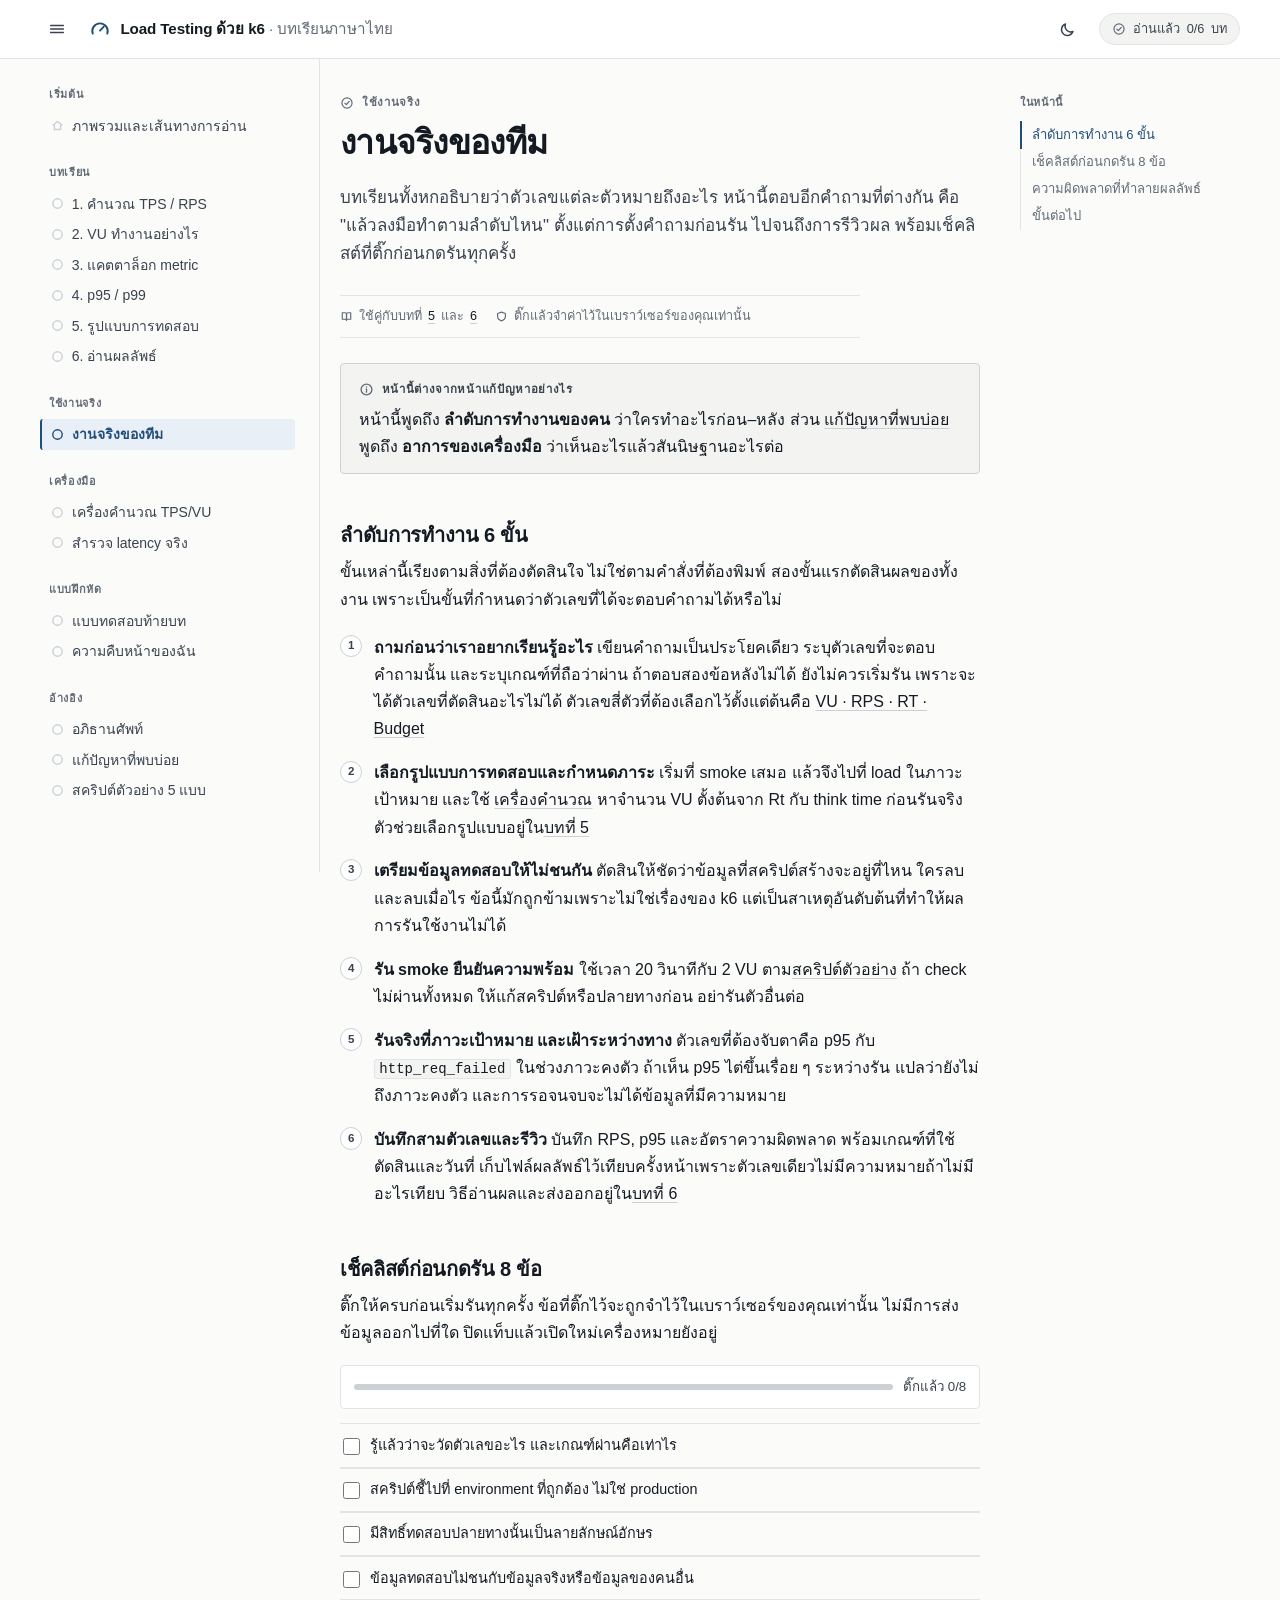
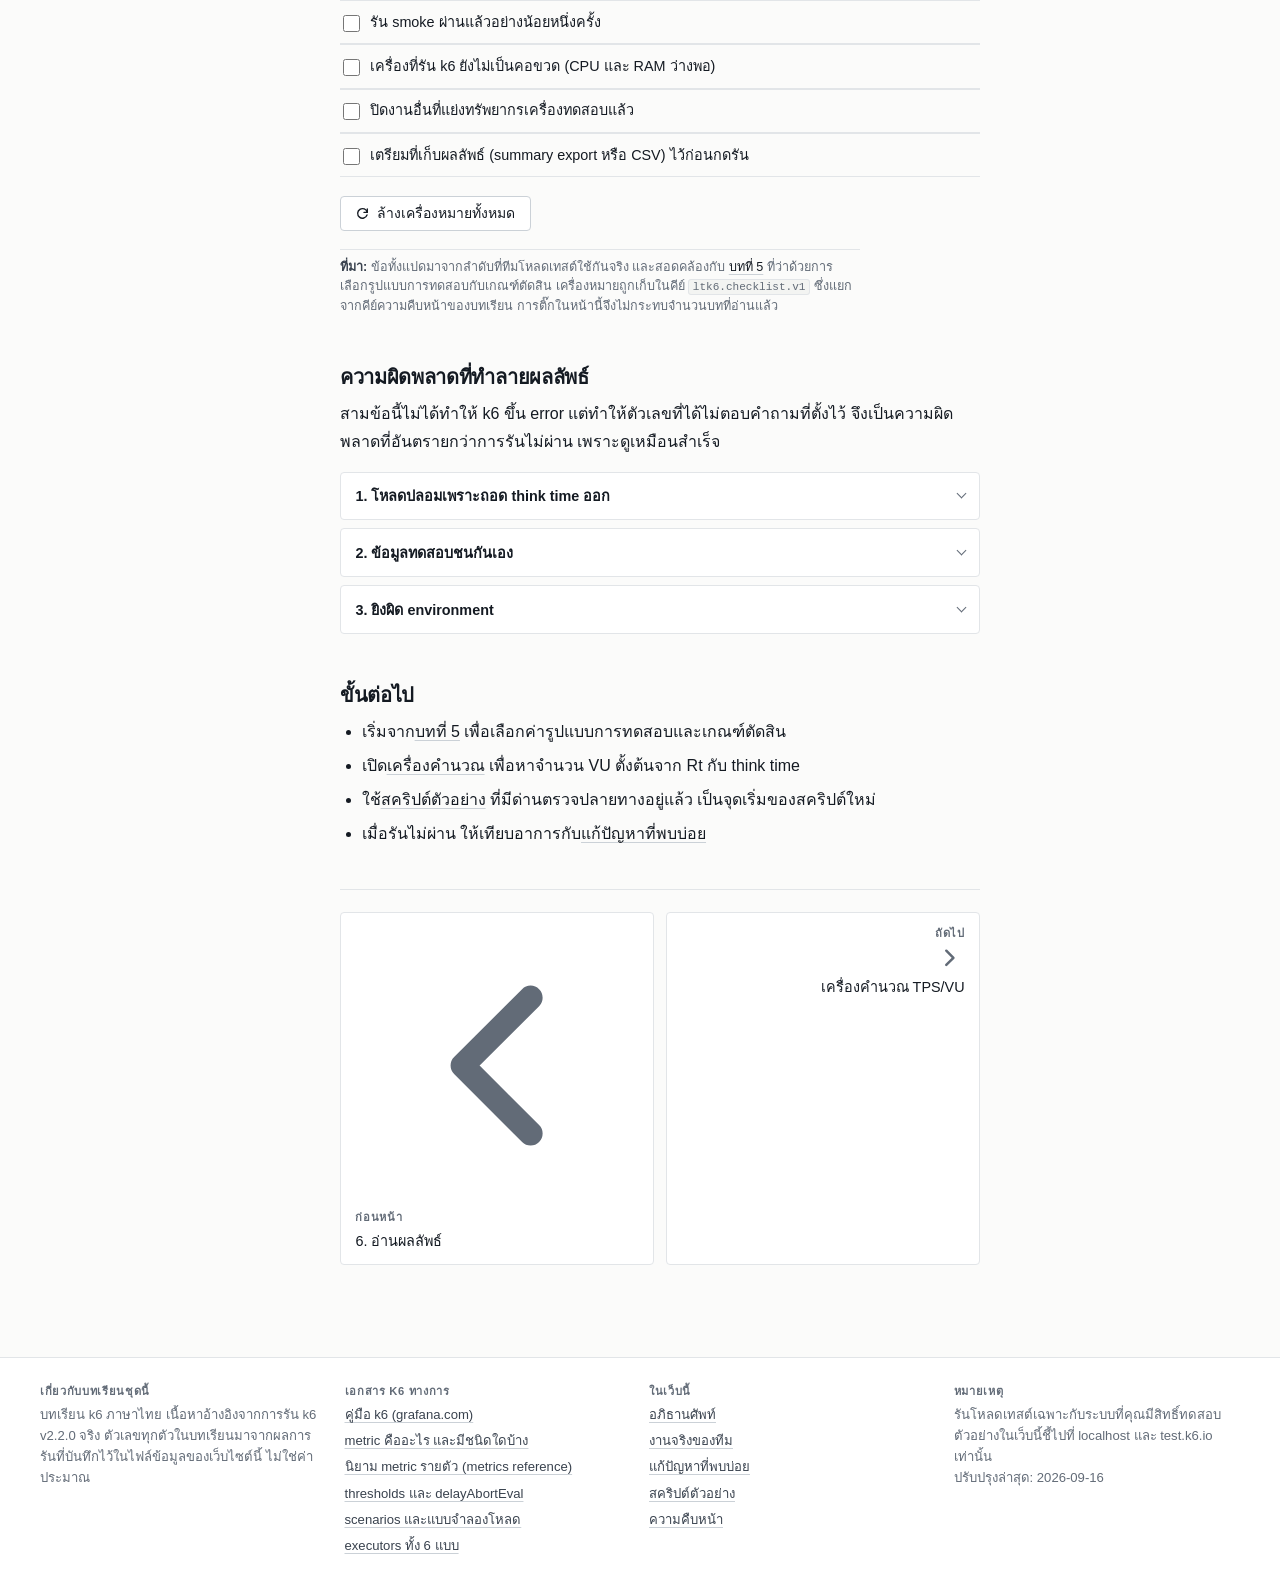
<file: workflow.html>
<!DOCTYPE html>
<html lang="th">
<head>
<meta charset="utf-8">
<meta name="viewport" content="width=device-width, initial-scale=1">
<title>งานจริงของทีม — ลำดับการทำงานและเช็คลิสต์ก่อนกดรัน | Load Testing ด้วย k6</title>
<meta name="description" content="ลำดับการทำงานจริงของทีมโหลดเทสต์ ตั้งแต่ตั้งคำถามก่อนรัน เตรียมข้อมูลทดสอบ รัน smoke ยืนยันความพร้อม ไปจนถึงบันทึกสามตัวเลขและรีวิว พร้อมเช็คลิสต์ 8 ข้อที่ติ๊กแล้วจำค่าไว้ในเบราว์เซอร์ และความผิดพลาดที่ทำลายผลลัพธ์">
<link rel="icon" type="image/svg+xml" href="favicon.svg">
<script>/* ตั้งธีมก่อน CSS ถูกวาด — กันจอกะพริบขาวตอนโหลด */
(function(){try{var t=localStorage.getItem('ltk6.theme.v1');
if(t==='dark'||t==='light')document.documentElement.setAttribute('data-theme',t);}catch(e){}})();</script>
<link rel="stylesheet" href="assets/css/main.css">
</head>
<body data-page="workflow" data-root="">

<a class="skip-link" href="#main">ข้ามไปที่เนื้อหาหลัก</a>

<header class="topbar" id="topbar"></header>

<noscript>
  <div class="empty-state" style="margin:16px">
    เช็คลิสต์ในหน้านี้ใช้ JavaScript ในการจำค่าไว้ในเบราว์เซอร์ กรุณาเปิด JavaScript เพื่อใช้งาน
    ลำดับการทำงานและรายการความผิดพลาดอ่านได้ตามปกติ
  </div>
</noscript>

<div class="shell">

  <nav class="sidebar" id="sidebar" aria-label="เมนูหลัก"></nav>

  <main class="article" id="main">

    <p class="eyebrow">
      <svg viewBox="0 0 20 20" fill="none" stroke="currentColor" stroke-width="1.7" stroke-linecap="round" stroke-linejoin="round" aria-hidden="true" style="width:14px;height:14px"><circle cx="10" cy="10" r="7.2"/><path d="M6.9 10.2l2.1 2.1 4.1-4.4"/></svg>
      ใช้งานจริง
    </p>

    <h1>งานจริงของทีม</h1>

    <p class="lede">
      บทเรียนทั้งหกอธิบายว่าตัวเลขแต่ละตัวหมายถึงอะไร หน้านี้ตอบอีกคำถามที่ต่างกัน
      คือ "แล้วลงมือทำตามลำดับไหน" ตั้งแต่การตั้งคำถามก่อนรัน ไปจนถึงการรีวิวผล
      พร้อมเช็คลิสต์ที่ติ๊กก่อนกดรันทุกครั้ง
    </p>

    <div class="section-meta">
      <div>
        <svg viewBox="0 0 20 20" fill="none" stroke="currentColor" stroke-width="1.8" stroke-linecap="round" stroke-linejoin="round" aria-hidden="true"><path d="M3.5 4.2h4.3c1.2 0 2.2.9 2.2 2.1v9.5c0-.9-.8-1.6-1.8-1.6H3.5z"/><path d="M16.5 4.2h-4.3c-1.2 0-2.2.9-2.2 2.1v9.5c0-.9.8-1.6 1.8-1.6h4.7z"/></svg>
        ใช้คู่กับบทที่ <a href="lessons/05-load-profiles.html">5</a> และ <a href="lessons/06-read-results.html">6</a>
      </div>
      <div>
        <svg viewBox="0 0 20 20" fill="none" stroke="currentColor" stroke-width="1.8" stroke-linecap="round" stroke-linejoin="round" aria-hidden="true"><path d="M10 3.2l6 2.2v4.4c0 3.3-2.4 5.9-6 7-3.6-1.1-6-3.7-6-7V5.4z"/></svg>
        ติ๊กแล้วจำค่าไว้ในเบราว์เซอร์ของคุณเท่านั้น
      </div>
    </div>

    <div class="callout callout--note">
      <div class="callout__head">
        <svg viewBox="0 0 20 20" fill="none" stroke="currentColor" stroke-width="1.8" stroke-linecap="round" stroke-linejoin="round" aria-hidden="true"><circle cx="10" cy="10" r="7.2"/><path d="M10 9.2v4.3M10 6.7h.01"/></svg>
        <span class="label">หน้านี้ต่างจากหน้าแก้ปัญหาอย่างไร</span>
      </div>
      <p>
        หน้านี้พูดถึง <strong>ลำดับการทำงานของคน</strong> ว่าใครทำอะไรก่อน–หลัง
        ส่วน <a href="troubleshooting.html">แก้ปัญหาที่พบบ่อย</a> พูดถึง
        <strong>อาการของเครื่องมือ</strong> ว่าเห็นอะไรแล้วสันนิษฐานอะไรต่อ
      </p>
    </div>

    <h2 id="workflow">ลำดับการทำงาน 6 ขั้น</h2>

    <p>
      ขั้นเหล่านี้เรียงตามสิ่งที่ต้องตัดสินใจ ไม่ใช่ตามคำสั่งที่ต้องพิมพ์
      สองขั้นแรกตัดสินผลของทั้งงาน เพราะเป็นขั้นที่กำหนดว่าตัวเลขที่ได้จะตอบคำถามได้หรือไม่
    </p>

    <ol class="steps">
      <li>
        <strong>ถามก่อนว่าเราอยากเรียนรู้อะไร</strong>
        เขียนคำถามเป็นประโยคเดียว ระบุตัวเลขที่จะตอบคำถามนั้น และระบุเกณฑ์ที่ถือว่าผ่าน
        ถ้าตอบสองข้อหลังไม่ได้ ยังไม่ควรเริ่มรัน เพราะจะได้ตัวเลขที่ตัดสินอะไรไม่ได้
        ตัวเลขสี่ตัวที่ต้องเลือกไว้ตั้งแต่ต้นคือ <a href="index.html#four-words">VU · RPS · RT · Budget</a>
      </li>
      <li>
        <strong>เลือกรูปแบบการทดสอบและกำหนดภาระ</strong>
        เริ่มที่ smoke เสมอ แล้วจึงไปที่ load ในภาวะเป้าหมาย และใช้
        <a href="tools/calculator.html">เครื่องคำนวณ</a> หาจำนวน VU ตั้งต้นจาก Rt กับ think time
        ก่อนรันจริง ตัวช่วยเลือกรูปแบบอยู่ใน<a href="lessons/05-load-profiles.html">บทที่ 5</a>
      </li>
      <li>
        <strong>เตรียมข้อมูลทดสอบให้ไม่ชนกัน</strong>
        ตัดสินให้ชัดว่าข้อมูลที่สคริปต์สร้างจะอยู่ที่ไหน ใครลบ และลบเมื่อไร
        ข้อนี้มักถูกข้ามเพราะไม่ใช่เรื่องของ k6 แต่เป็นสาเหตุอันดับต้นที่ทำให้ผลการรันใช้งานไม่ได้
      </li>
      <li>
        <strong>รัน smoke ยืนยันความพร้อม</strong>
        ใช้เวลา 20 วินาทีกับ 2 VU ตาม<a href="examples.html">สคริปต์ตัวอย่าง</a>
        ถ้า check ไม่ผ่านทั้งหมด ให้แก้สคริปต์หรือปลายทางก่อน อย่ารันตัวอื่นต่อ
      </li>
      <li>
        <strong>รันจริงที่ภาวะเป้าหมาย และเฝ้าระหว่างทาง</strong>
        ตัวเลขที่ต้องจับตาคือ p95 กับ <code>http_req_failed</code> ในช่วงภาวะคงตัว
        ถ้าเห็น p95 ไต่ขึ้นเรื่อย ๆ ระหว่างรัน แปลว่ายังไม่ถึงภาวะคงตัว และการรอจนจบจะไม่ได้ข้อมูลที่มีความหมาย
      </li>
      <li>
        <strong>บันทึกสามตัวเลขและรีวิว</strong>
        บันทึก RPS, p95 และอัตราความผิดพลาด พร้อมเกณฑ์ที่ใช้ตัดสินและวันที่
        เก็บไฟล์ผลลัพธ์ไว้เทียบครั้งหน้าเพราะตัวเลขเดียวไม่มีความหมายถ้าไม่มีอะไรเทียบ
        วิธีอ่านผลและส่งออกอยู่ใน<a href="lessons/06-read-results.html">บทที่ 6</a>
      </li>
    </ol>

    <h2 id="checklist">เช็คลิสต์ก่อนกดรัน 8 ข้อ</h2>

    <p>
      ติ๊กให้ครบก่อนเริ่มรันทุกครั้ง ข้อที่ติ๊กไว้จะถูกจำไว้ในเบราว์เซอร์ของคุณเท่านั้น
      ไม่มีการส่งข้อมูลออกไปที่ใด ปิดแท็บแล้วเปิดใหม่เครื่องหมายยังอยู่
    </p>

    <div class="check-progress">
      <div class="check-progress__bar" id="check-bar" role="progressbar"
           aria-valuemin="0" aria-valuemax="8" aria-valuenow="0" aria-labelledby="check-count">
        <span class="check-progress__fill" id="check-fill"></span>
      </div>
      <p class="check-progress__count" id="check-count" role="status" aria-live="polite">ติ๊กแล้ว 0/8</p>
    </div>

    <div id="check-storage-notice"></div>

    <ul class="checklist">
      <li>
        <label class="check-item" for="ck-1">
          <input type="checkbox" id="ck-1" data-check="1">
          <span class="check-item__text">รู้แล้วว่าจะวัดตัวเลขอะไร และเกณฑ์ผ่านคือเท่าไร</span>
        </label>
      </li>
      <li>
        <label class="check-item" for="ck-2">
          <input type="checkbox" id="ck-2" data-check="2">
          <span class="check-item__text">สคริปต์ชี้ไปที่ environment ที่ถูกต้อง ไม่ใช่ production</span>
        </label>
      </li>
      <li>
        <label class="check-item" for="ck-3">
          <input type="checkbox" id="ck-3" data-check="3">
          <span class="check-item__text">มีสิทธิ์ทดสอบปลายทางนั้นเป็นลายลักษณ์อักษร</span>
        </label>
      </li>
      <li>
        <label class="check-item" for="ck-4">
          <input type="checkbox" id="ck-4" data-check="4">
          <span class="check-item__text">ข้อมูลทดสอบไม่ชนกับข้อมูลจริงหรือข้อมูลของคนอื่น</span>
        </label>
      </li>
      <li>
        <label class="check-item" for="ck-5">
          <input type="checkbox" id="ck-5" data-check="5">
          <span class="check-item__text">รัน smoke ผ่านแล้วอย่างน้อยหนึ่งครั้ง</span>
        </label>
      </li>
      <li>
        <label class="check-item" for="ck-6">
          <input type="checkbox" id="ck-6" data-check="6">
          <span class="check-item__text">เครื่องที่รัน k6 ยังไม่เป็นคอขวด (CPU และ RAM ว่างพอ)</span>
        </label>
      </li>
      <li>
        <label class="check-item" for="ck-7">
          <input type="checkbox" id="ck-7" data-check="7">
          <span class="check-item__text">ปิดงานอื่นที่แย่งทรัพยากรเครื่องทดสอบแล้ว</span>
        </label>
      </li>
      <li>
        <label class="check-item" for="ck-8">
          <input type="checkbox" id="ck-8" data-check="8">
          <span class="check-item__text">เตรียมที่เก็บผลลัพธ์ (summary export หรือ CSV) ไว้ก่อนกดรัน</span>
        </label>
      </li>
    </ul>

    <div class="btn-row">
      <button class="btn" type="button" id="check-reset">
        <svg viewBox="0 0 20 20" fill="none" stroke="currentColor" stroke-width="1.8" stroke-linecap="round" stroke-linejoin="round" aria-hidden="true"><path d="M16.2 8.4A6.4 6.4 0 1 0 16 12"/><path d="M16.4 3.9v4.6H12"/></svg>
        ล้างเครื่องหมายทั้งหมด
      </button>
      <span class="check-saved" id="check-saved" role="status" aria-live="polite"></span>
    </div>

    <p class="source-note">
      <strong>ที่มา:</strong> ข้อทั้งแปดมาจากลำดับที่ทีมโหลดเทสต์ใช้กันจริง และสอดคล้องกับ
      <a href="lessons/05-load-profiles.html">บทที่ 5</a> ที่ว่าด้วยการเลือกรูปแบบการทดสอบกับเกณฑ์ตัดสิน
      เครื่องหมายถูกเก็บในคีย์ <code>ltk6.checklist.v1</code> ซึ่งแยกจากคีย์ความคืบหน้าของบทเรียน
      การติ๊กในหน้านี้จึงไม่กระทบจำนวนบทที่อ่านแล้ว
    </p>

    <h2 id="failures">ความผิดพลาดที่ทำลายผลลัพธ์</h2>

    <p>
      สามข้อนี้ไม่ได้ทำให้ k6 ขึ้น error แต่ทำให้ตัวเลขที่ได้ไม่ตอบคำถามที่ตั้งไว้
      จึงเป็นความผิดพลาดที่อันตรายกว่าการรันไม่ผ่าน เพราะดูเหมือนสำเร็จ
    </p>

    <details class="faq">
      <summary>1. โหลดปลอมเพราะถอด think time ออก</summary>
      <div class="faq__body">
        <div class="faq__row">
          <span class="faq__tag">เกิดอะไรขึ้น</span>
          <p>
            มีคนลบ <code>sleep()</code> ออกจากสคริปต์เพื่อให้ตัวเลข throughput ดูสูงขึ้น
            หรือเพราะคิดว่า "ผู้ใช้จริงไม่ได้นั่งพัก"
          </p>
        </div>
        <div class="faq__row">
          <span class="faq__tag">ทำไมผลลัพธ์จึงเสีย</span>
          <p>
            VU จะยิง request ต่อเนื่องไม่หยุด ตัวเลข RPS สูงขึ้นทันทีโดยที่เซิร์ฟเวอร์ไม่ได้เร็วขึ้นเลย
            และผลที่ได้ไม่ตรงกับพฤติกรรมผู้ใช้จริง ที่ Rt 54.25 ms สูตรให้ 9.59 คำขอต่อวินาที
            เมื่อ think time 50 ms และ 18.43 เมื่อ think time 0 — เกือบเท่าตัวทันที
          </p>
        </div>
        <div class="faq__row">
          <span class="faq__tag">ทำอย่างไรไม่ให้เกิด</span>
          <ul>
            <li>เก็บ <code>sleep()</code> ไว้เสมอ และเอกสารกำกับว่าค่าไหนคือ think time ของระบบนี้</li>
            <li>ตรวจว่า <code>iteration_duration</code> ตรงกับ <code>(R × Rt) + Tt</code> ตาม<a href="lessons/01-tps.html">บทที่ 1</a></li>
            <li>ถ้าต้องการวัดเพดานของระบบจริง ๆ ให้ใช้ stress test ไม่ใช่การถอด think time ออก</li>
          </ul>
        </div>
      </div>
    </details>

    <details class="faq">
      <summary>2. ข้อมูลทดสอบชนกันเอง</summary>
      <div class="faq__body">
        <div class="faq__row">
          <span class="faq__tag">เกิดอะไรขึ้น</span>
          <p>
            สคริปต์หลายตัว หรือหลายรอบที่รันซ้อนกัน ใช้ข้อมูลชุดเดียวกัน
            เช่นสร้างออร์เดอร์จากสินค้าตัวเดียวกัน หรือลบรายการที่อีกรอบกำลังอ่านอยู่
          </p>
        </div>
        <div class="faq__row">
          <span class="faq__tag">ทำไมผลลัพธ์จึงเสีย</span>
          <p>
            คำขอที่ควรสำเร็จกลายเป็น 404 หรือ 409 ทำให้ <code>http_req_failed</code> สูงขึ้น
            ทั้งที่ระบบไม่มีปัญหา และ RT สูงขึ้นเพราะต้องรอ lock หรือ retry
            ตัวเลขที่ได้จึงเป็นตัวเลขของปัญหาข้อมูล ไม่ใช่ของสมรรถนะระบบ
          </p>
        </div>
        <div class="faq__row">
          <span class="faq__tag">ทำอย่างไรไม่ให้เกิด</span>
          <ul>
            <li>กำหนดขอบเขตข้อมูลต่อการรัน เช่นเติมรหัสรันนำหน้าทุกรายการที่สร้าง</li>
            <li>ให้แต่ละรอบเก็บกวาดข้อมูลของตัวเอง และไม่แตะข้อมูลของรอบอื่น</li>
            <li>ถ้าล้างไม่ได้ ให้ใช้ปลายทางคนละชุดหรือคีย์ข้อมูลคนละช่วง</li>
          </ul>
        </div>
      </div>
    </details>

    <details class="faq">
      <summary>3. ยิงผิด environment</summary>
      <div class="faq__body">
        <div class="faq__row">
          <span class="faq__tag">เกิดอะไรขึ้น</span>
          <p>
            ตั้ง <code>BASE_URL</code> พลาด หรือลืมตั้งจนสคริปต์ใช้ค่าเริ่มต้น
            แล้วการรันวิ่งไปที่ระบบที่ผู้ใช้จริงใช้งานอยู่
          </p>
        </div>
        <div class="faq__row">
          <span class="faq__tag">ทำไมผลลัพธ์จึงเสีย</span>
          <p>
            ตัวเลขที่ได้ไม่ใช่ตัวเลขของระบบที่ตั้งใจวัด จึงเทียบกับครั้งก่อนหน้าไม่ได้
            และความเสียหายที่หนักกว่าคือการสร้างโหลดจริงใส่ผู้ใช้จริง
            ซึ่งเข้าข่ายรบกวนระบบของผู้อื่น
          </p>
        </div>
        <div class="faq__row">
          <span class="faq__tag">ทำอย่างไรไม่ให้เกิด</span>
          <ul>
            <li>ให้สคริปต์ปฏิเสธปลายทางที่ไม่อยู่ในรายการอนุญาต ตามแบบ <code>ALLOWED_HOSTS</code> ใน <a href="examples.html">สคริปต์ตัวอย่าง</a></li>
            <li>ตรวจชื่อโฮสต์บนหน้าจอก่อนกดรันทุกครั้ง ไม่ใช่ตรวจในหัว</li>
            <li>ใช้ตัวแปรสภาพแวดล้อมที่มีคำนำหน้าเฉพาะโปรเจกต์ เพื่อไม่ให้ชนกับตัวแปรของระบบ</li>
          </ul>
        </div>
      </div>
    </details>

    <h2 id="next">ขั้นต่อไป</h2>

    <ul>
      <li>เริ่มจาก<a href="lessons/05-load-profiles.html">บทที่ 5</a> เพื่อเลือกค่ารูปแบบการทดสอบและเกณฑ์ตัดสิน</li>
      <li>เปิด<a href="tools/calculator.html">เครื่องคำนวณ</a> เพื่อหาจำนวน VU ตั้งต้นจาก Rt กับ think time</li>
      <li>ใช้<a href="examples.html">สคริปต์ตัวอย่าง</a> ที่มีด่านตรวจปลายทางอยู่แล้ว เป็นจุดเริ่มของสคริปต์ใหม่</li>
      <li>เมื่อรันไม่ผ่าน ให้เทียบอาการกับ<a href="troubleshooting.html">แก้ปัญหาที่พบบ่อย</a></li>
    </ul>

  </main>

  <aside class="toc" id="toc" aria-label="สารบัญในหน้านี้"></aside>

</div>

<footer class="site-footer" id="footer"></footer>

<script src="assets/js/storage.js"></script>
<script src="assets/js/site.js"></script>
<script>
(function () {
  'use strict';

  /* ==========================================================================
     เช็คลิสต์ก่อนกดรัน — เก็บในคีย์ของตัวเอง (ltk6.checklist.v1)

     แยกจาก ltk6.progress.v1 โดยเจตนา เพราะสองอย่างนี้คนละเรื่องกัน
     การติ๊กเช็คลิสต์จึงไม่กระทบจำนวนบทที่อ่านแล้วและคะแนนแบบทดสอบ

     ถ้า localStorage ใช้ไม่ได้ (โหมดส่วนตัว/ปิดคุกกี้) หน้าเว็บต้องไม่ค้าง
     กล่องยังติ๊กได้ตามปกติ แต่ค่าจะหายเมื่อปิดแท็บ และมีข้อความบอกผู้ใช้อย่างสุภาพ
     ========================================================================== */

  var KEY = 'ltk6.checklist.v1';
  var VERSION = 1;
  var TOTAL = 8;

  function probe() {
    try {
      if (typeof localStorage === 'undefined' || localStorage === null) {
        return { ok: false, reason: 'localStorage ไม่พร้อมใช้งานในเบราว์เซอร์นี้' };
      }
      var k = KEY + '.probe';
      localStorage.setItem(k, '1');
      localStorage.removeItem(k);
      return { ok: true, reason: '' };
    } catch (err) {
      return {
        ok: false,
        reason: 'เบราว์เซอร์ปิดกั้นการบันทึกข้อมูล (โหมดไม่ระบุตัวตน/ส่วนตัว หรือปิดคุกกี้)'
      };
    }
  }

  var store = probe();
  var checked = {};

  function load() {
    if (!store.ok) return;
    try {
      var raw = localStorage.getItem(KEY);
      if (!raw) return;
      var parsed = JSON.parse(raw);
      if (!parsed || typeof parsed !== 'object' || parsed.version !== VERSION) return;
      var src = parsed.checked;
      if (!src || typeof src !== 'object') return;
      for (var i = 1; i <= TOTAL; i++) {
        if (src[String(i)] === true) checked[String(i)] = true;
      }
    } catch (err) {
      /* ข้อมูลที่บันทึกไว้เสียหาย — เริ่มใหม่จากศูนย์โดยไม่ทำให้หน้าพัง */
      checked = {};
    }
  }

  function save() {
    if (!store.ok) return false;
    try {
      localStorage.setItem(KEY, JSON.stringify({ version: VERSION, checked: checked }));
      return true;
    } catch (err) {
      return false;
    }
  }

  load();

  function items() {
    return Array.prototype.slice.call(document.querySelectorAll('#main .checklist input[type="checkbox"]'));
  }

  function count() {
    return Object.keys(checked).length;
  }

  function render() {
    var boxes = items();
    boxes.forEach(function (box) {
      var key = box.getAttribute('data-check');
      var on = checked[key] === true;
      box.checked = on;
      var label = box.closest('.check-item');
      if (label) label.classList.toggle('is-done', on);
    });

    var done = count();
    var countEl = document.getElementById('check-count');
    if (countEl) countEl.textContent = 'ติ๊กแล้ว ' + done + '/' + TOTAL;
    var fill = document.getElementById('check-fill');
    if (fill) fill.style.width = ((done / TOTAL) * 100).toFixed(1) + '%';
    var bar = document.getElementById('check-bar');
    if (bar) bar.setAttribute('aria-valuenow', String(done));
  }

  function notice() {
    if (store.ok) return;
    var host = document.getElementById('check-storage-notice');
    if (!host || host.querySelector('.storage-notice')) return;
    host.innerHTML =
      '<div class="callout callout--warn storage-notice">' +
      '<div class="callout__head">' +
      '<svg viewBox="0 0 20 20" fill="none" stroke="currentColor" stroke-width="1.8" stroke-linecap="round" stroke-linejoin="round" aria-hidden="true"><path d="M10 3.4l6.9 12H3.1z"/><path d="M10 8.2v3.4M10 13.6h.01"/></svg>' +
      '<span class="label">จำเครื่องหมายไว้ไม่ได้</span></div>' +
      '<p>เบราว์เซอร์นี้ไม่อนุญาตให้เว็บไซต์เก็บข้อมูลไว้ในเครื่องคุณ (' + store.reason + ') ' +
      'คุณยังติ๊กเช็คลิสต์และอ่านหน้านี้ได้ตามปกติ แต่เครื่องหมายจะหายไปเมื่อปิดแท็บ</p>' +
      '<p>วิธีแก้: เปิดโหมดปกติ (ไม่ใช่หน้าต่างส่วนตัว) หรืออนุญาตคุกกี้/ที่เก็บข้อมูลไซต์สำหรับหน้านี้</p>' +
      '</div>';
  }

  function flash(text) {
    var el = document.getElementById('check-saved');
    if (!el) return;
    el.textContent = text;
    window.setTimeout(function () {
      if (el.textContent === text) el.textContent = '';
    }, 2400);
  }

  document.addEventListener('ltk6:ready', function () {
    items().forEach(function (box) {
      box.addEventListener('change', function () {
        var key = box.getAttribute('data-check');
        if (box.checked) checked[key] = true;
        else delete checked[key];
        /* บันทึกไม่ได้ก็ยังติ๊กต่อได้ — แค่ไม่ถูกจำ */
        save();
        render();
        if (!store.ok) flash('ติ๊กแล้วแต่ยังบันทึกไว้ไม่ได้');
      });
    });

    var resetBtn = document.getElementById('check-reset');
    if (resetBtn) {
      resetBtn.addEventListener('click', function () {
        /* ถามก่อนเสมอ — ล้างแล้วเรียกคืนไม่ได้ */
        var ok = window.confirm(
          'ล้างเครื่องหมายทั้ง ' + TOTAL + ' ข้อ?\n\n' +
          'เครื่องหมายที่ติ๊กไว้จะหายทั้งหมด และเรียกคืนไม่ได้'
        );
        if (!ok) return;
        checked = {};
        if (store.ok) {
          try { localStorage.removeItem(KEY); } catch (err) { /* ไม่มีอะไรต้องทำ */ }
        }
        render();
        flash(store.ok ? 'ล้างเครื่องหมายแล้ว' : 'ล้างในหน่วยความจำแล้ว (ไม่ได้บันทึกไว้ตั้งแต่แรก)');
      });
    }

    render();
    notice();
  });
})();
</script>

</body>
</html>
</file>
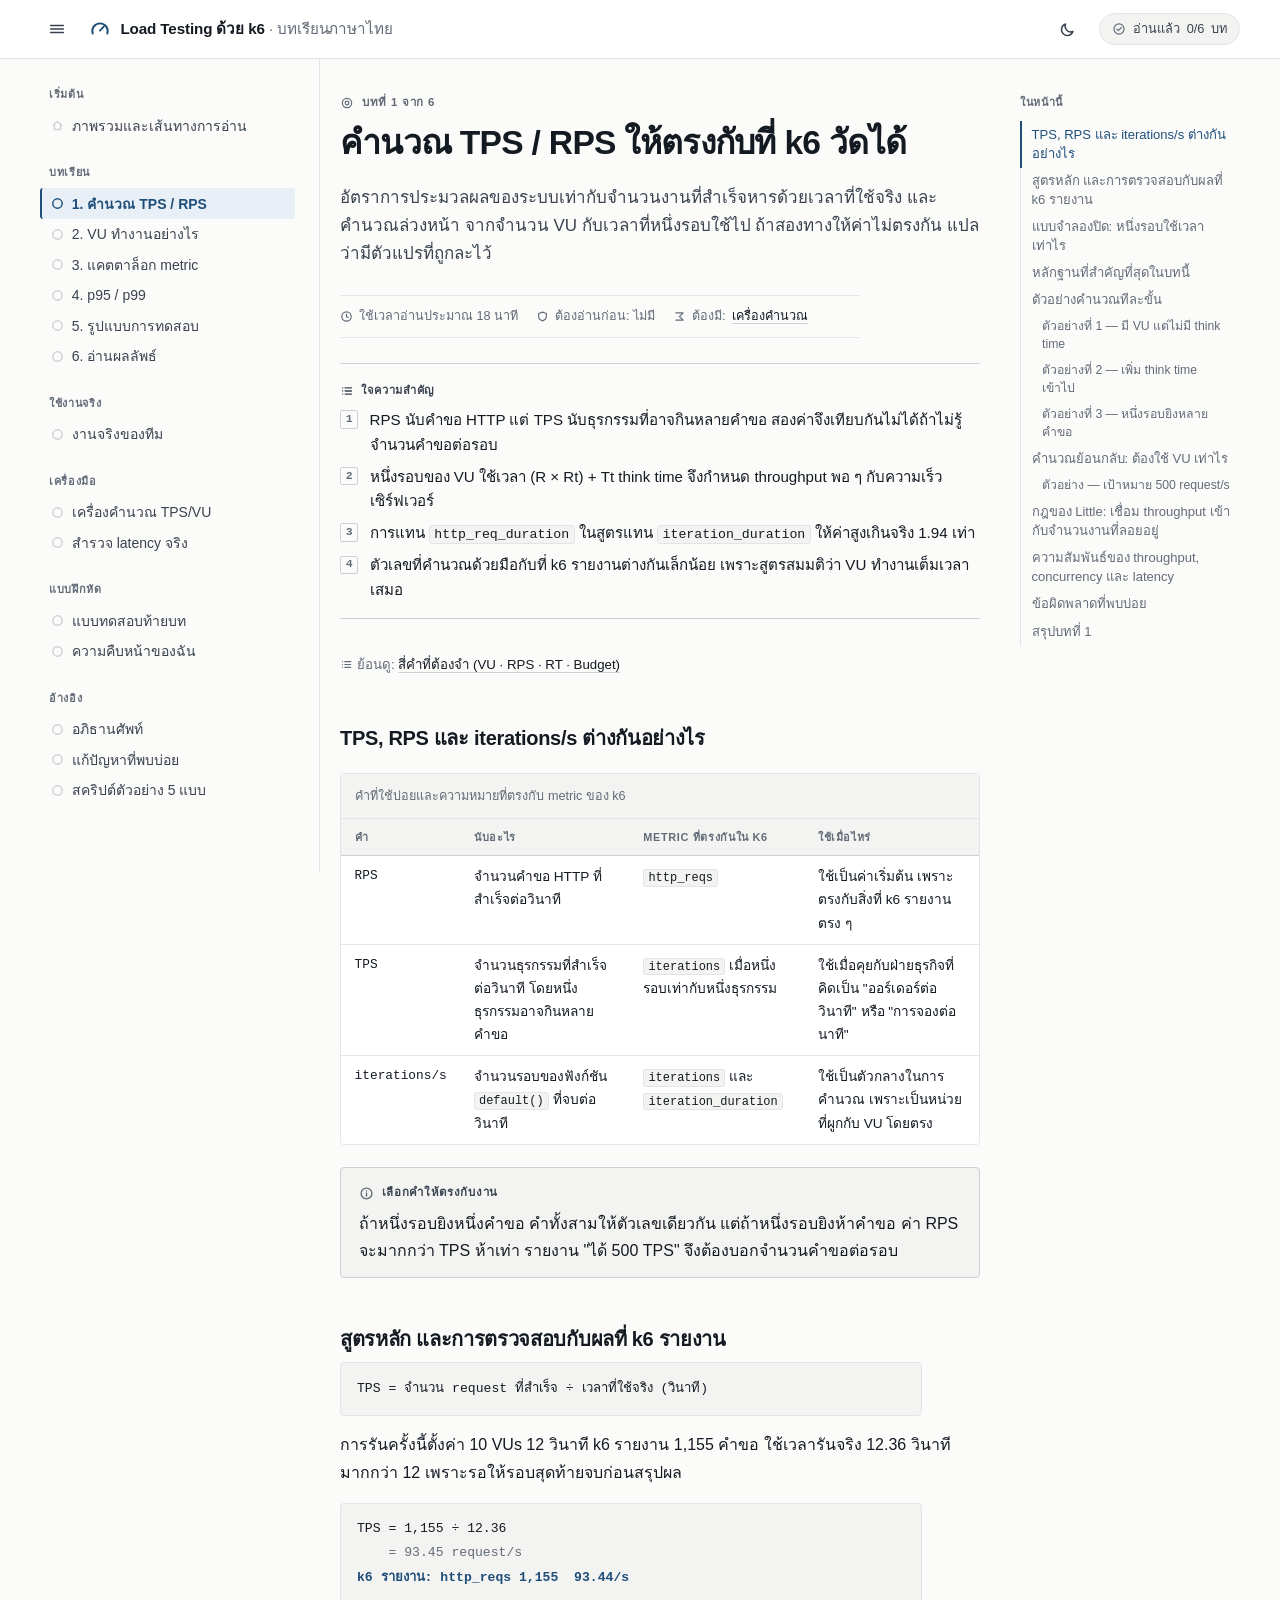
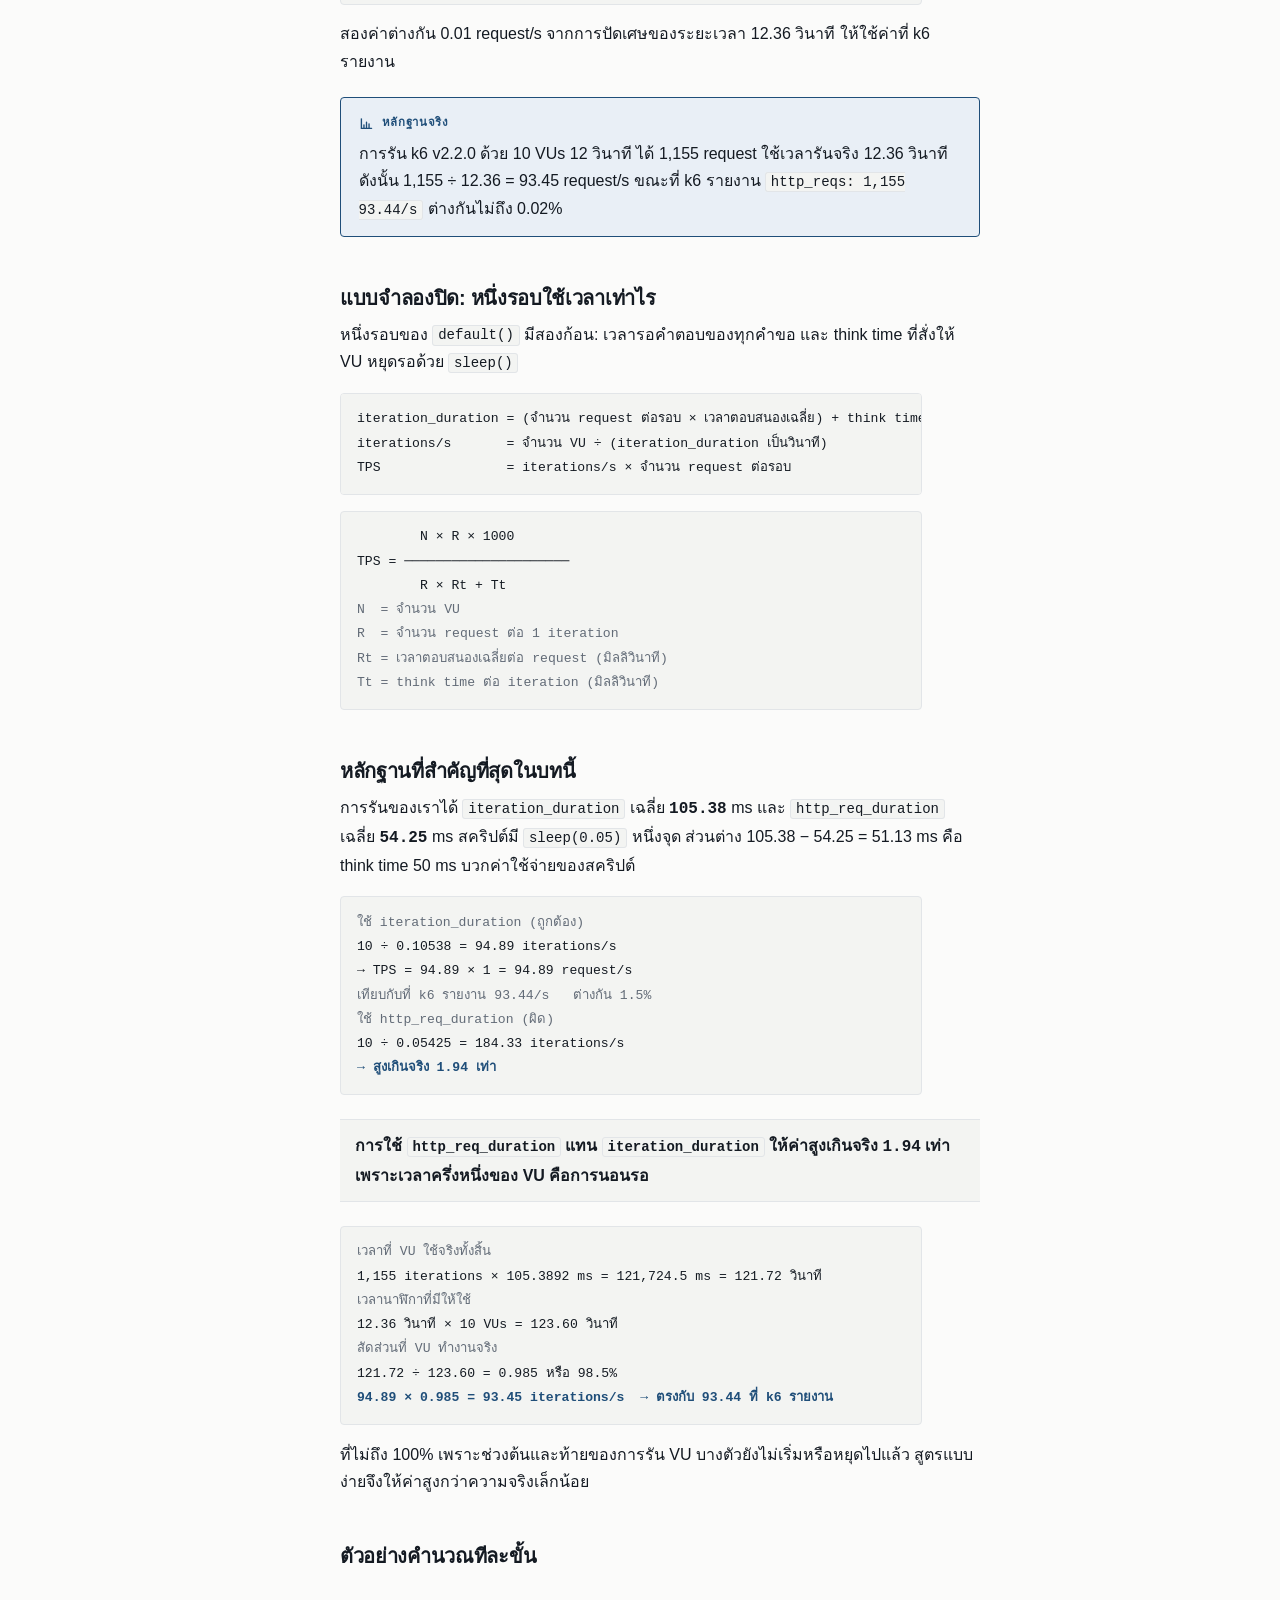
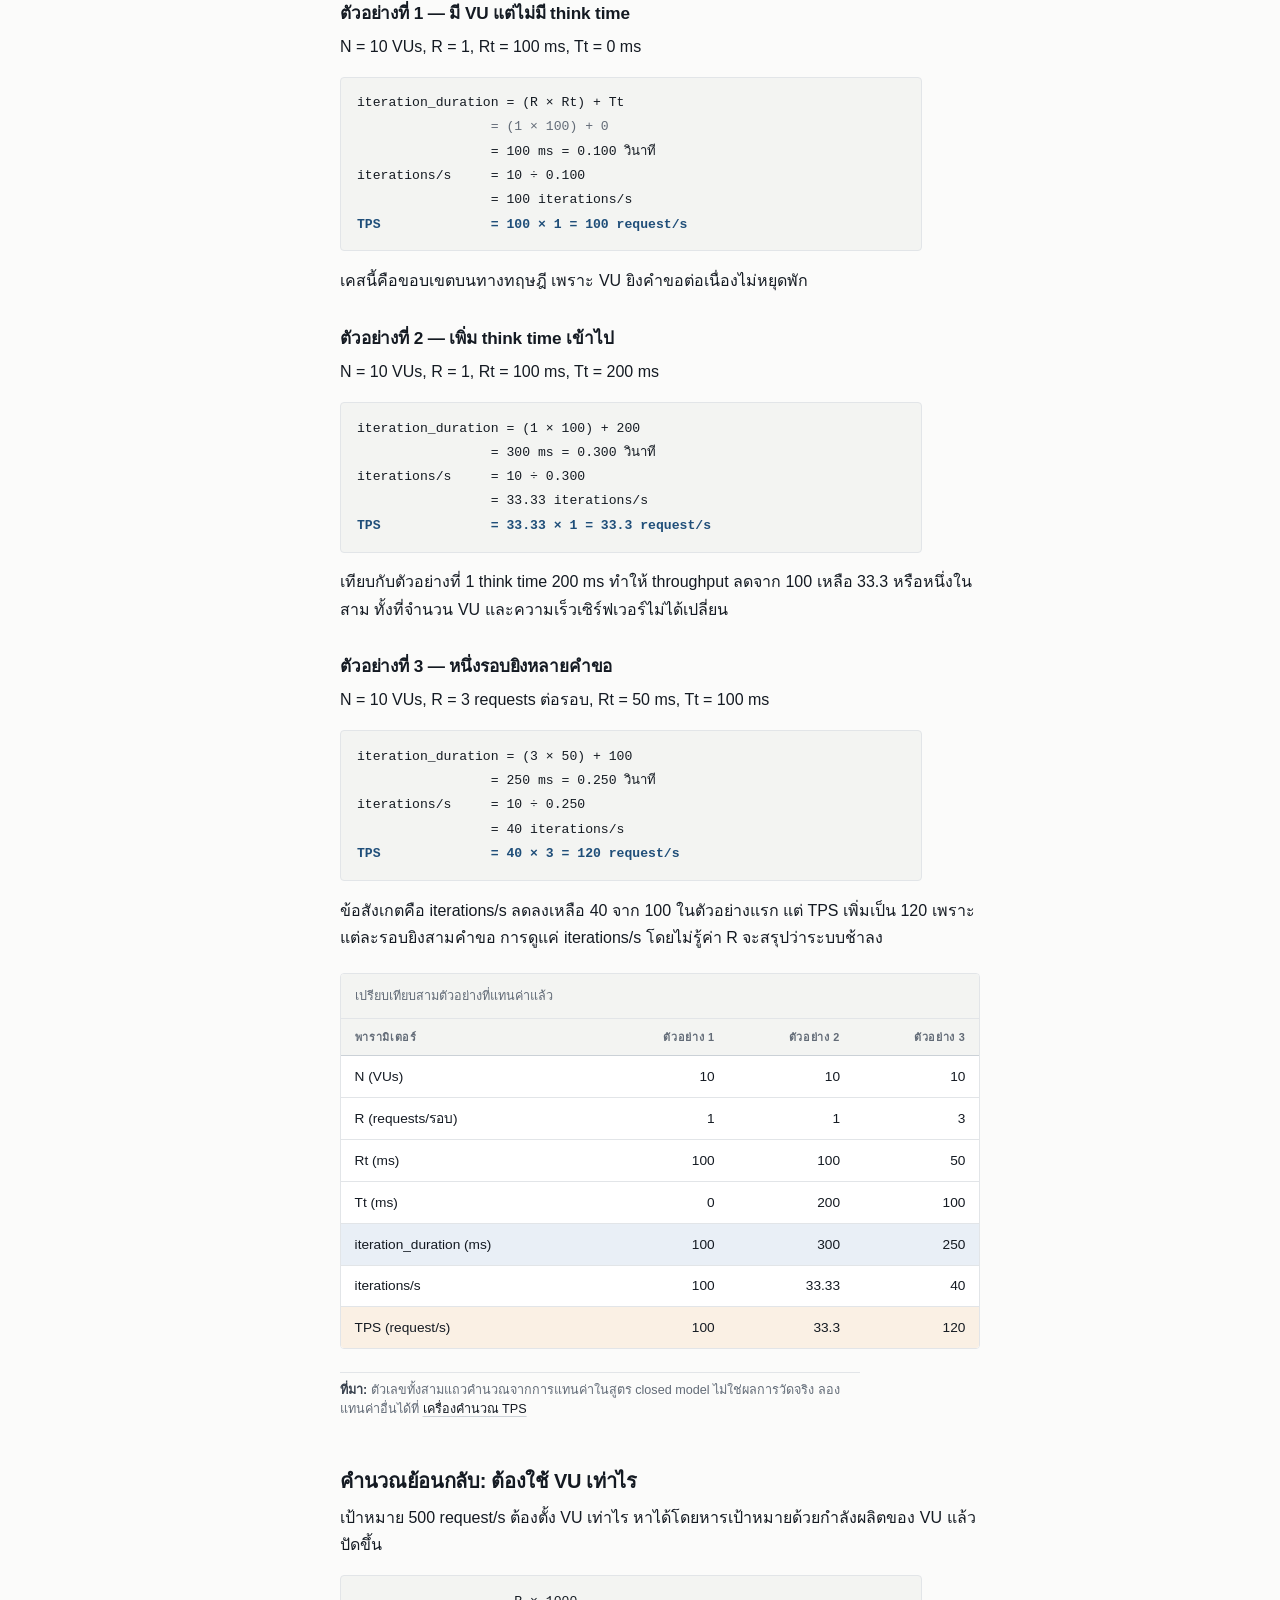
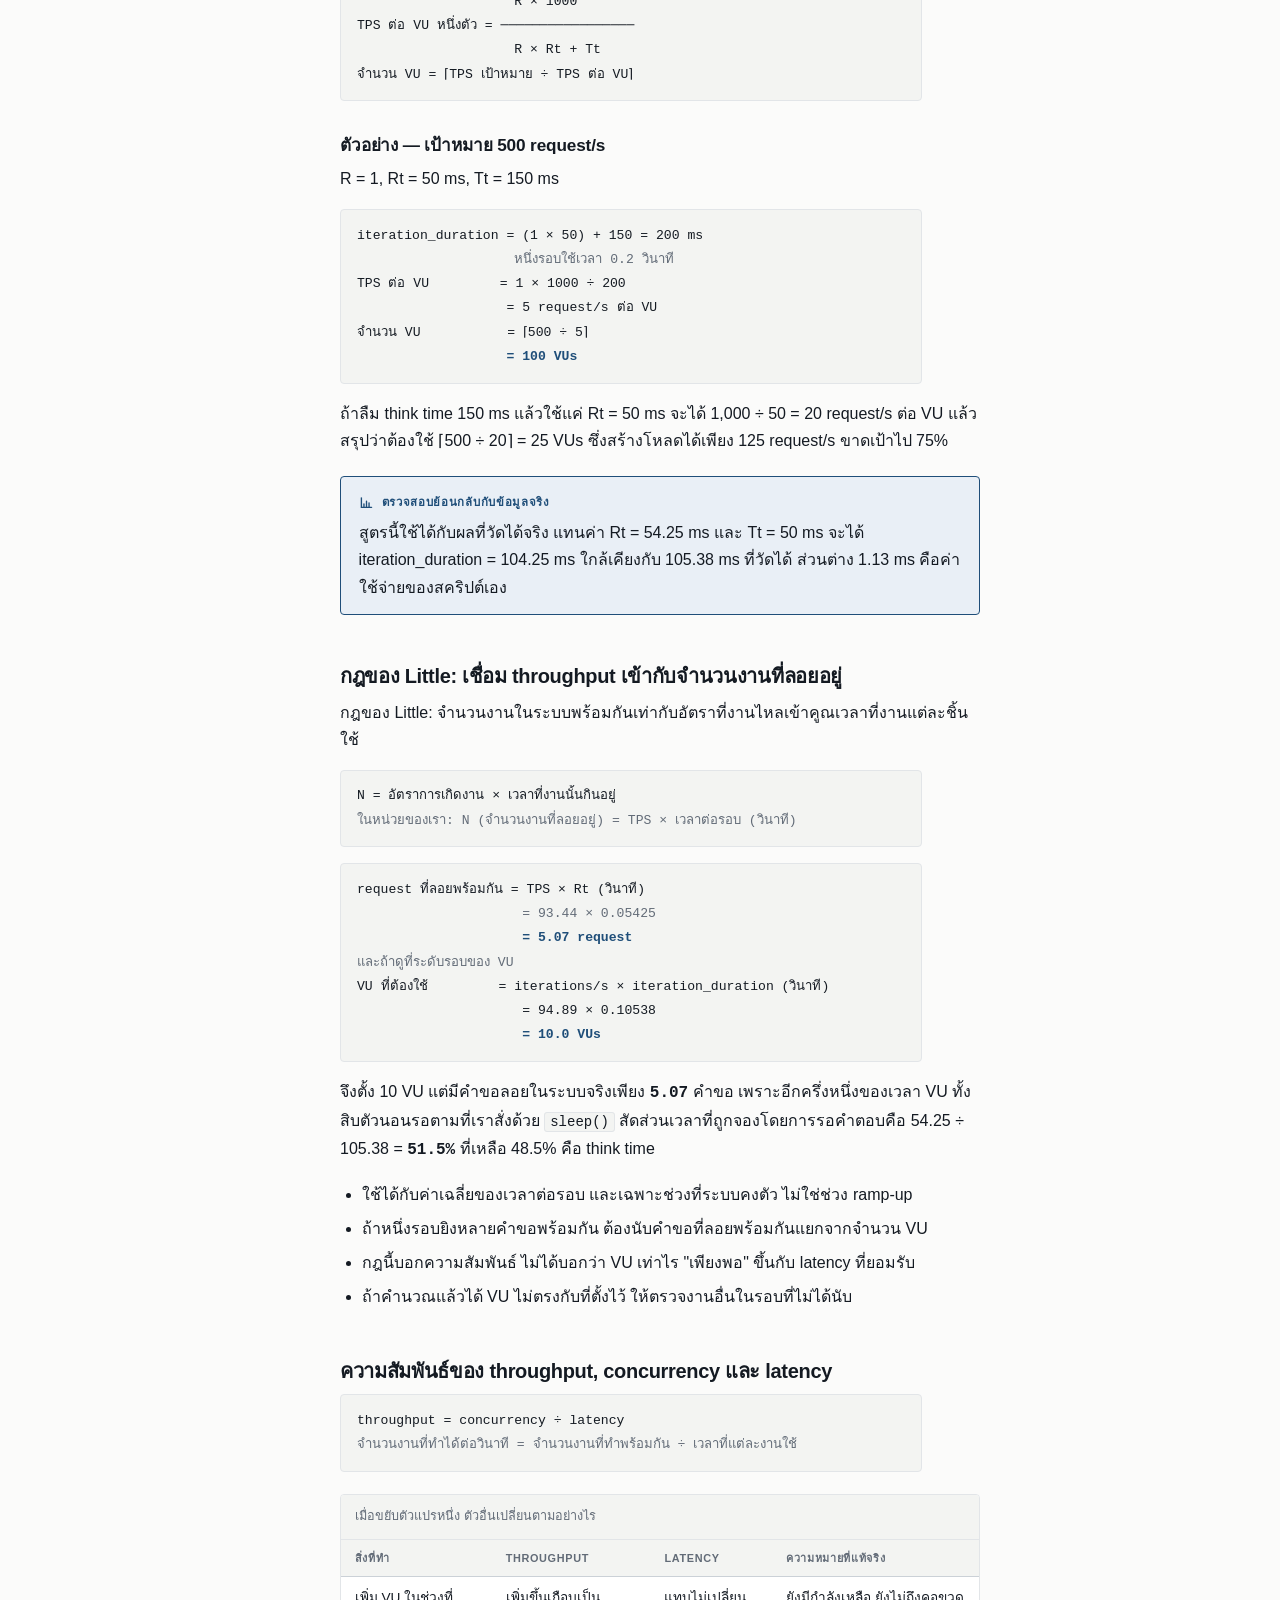
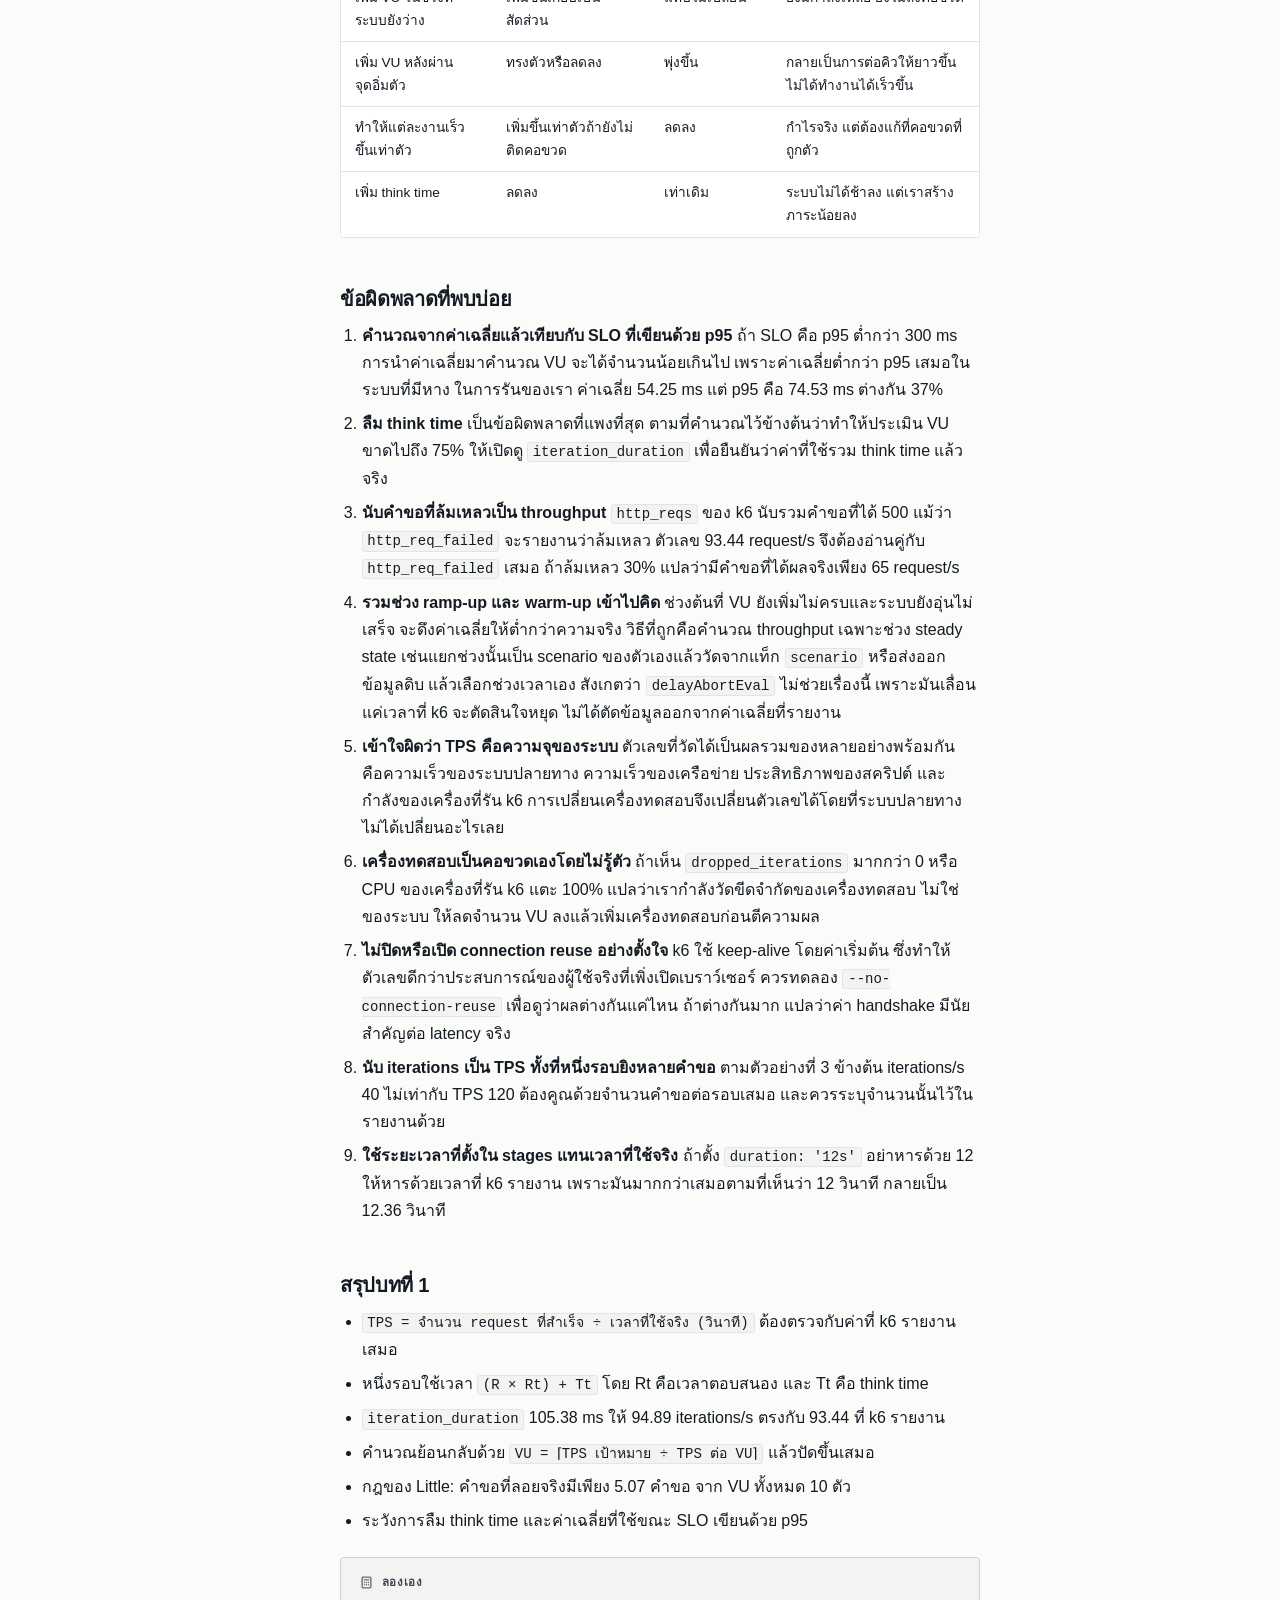
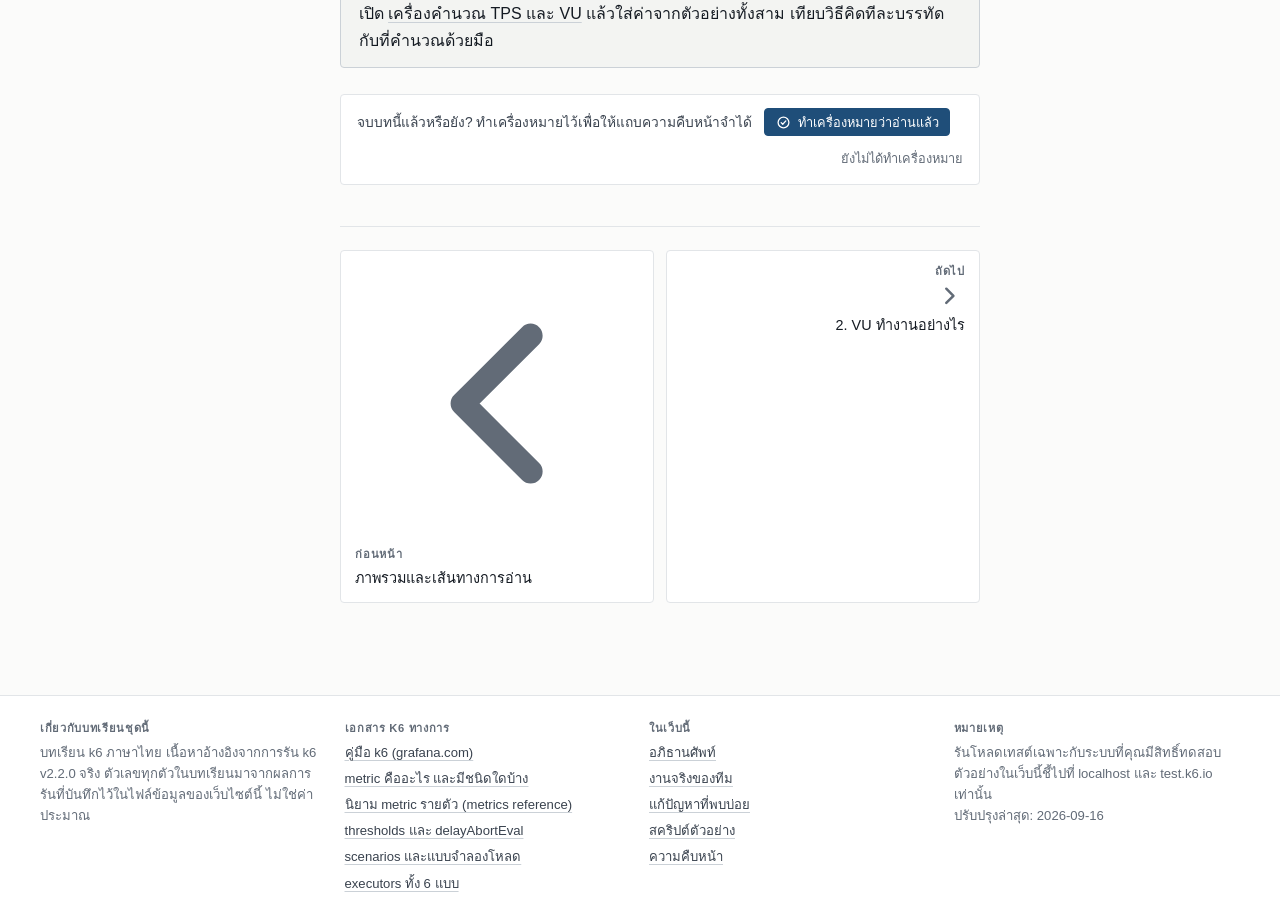
<file: lessons/01-tps.html>
<!DOCTYPE html>
<html lang="th">
<head>
<meta charset="utf-8">
<meta name="viewport" content="width=device-width, initial-scale=1">
<title>บทที่ 1 — คำนวณ TPS / RPS | Load Testing ด้วย k6</title>
<meta name="description" content="สูตรคำนวณ TPS และ RPS จากจำนวน virtual user เวลาตอบสนอง และ think time พร้อมตัวอย่างแทนค่าทีละขั้นจากผลการรัน k6 จริง และข้อผิดพลาดที่ทำให้ตัวเลขสูงเกินจริง">
<link rel="icon" type="image/svg+xml" href="../favicon.svg">
<script>/* ตั้งธีมก่อน CSS ถูกวาด — กันจอกะพริบขาวตอนโหลด */
(function(){try{var t=localStorage.getItem('ltk6.theme.v1');
if(t==='dark'||t==='light')document.documentElement.setAttribute('data-theme',t);}catch(e){}})();</script>
<link rel="stylesheet" href="../assets/css/main.css">
</head>
<body data-page="01-tps" data-root="../">

<a class="skip-link" href="#main">ข้ามไปที่เนื้อหาหลัก</a>

<header class="topbar" id="topbar"></header>

<noscript>
  <div class="empty-state" style="margin:16px">
    เมนูนำทางและสารบัญในหน้านี้สร้างด้วย JavaScript กรุณาเปิด JavaScript เพื่อใช้งานเมนู
    เนื้อหาบทเรียนยังอ่านได้ตามปกติ
  </div>
</noscript>

<div class="shell">

  <nav class="sidebar" id="sidebar" aria-label="เมนูหลัก"></nav>

  <main class="article" id="main">

    <p class="eyebrow">
      <svg viewBox="0 0 20 20" fill="none" stroke="currentColor" stroke-width="1.7" stroke-linecap="round" stroke-linejoin="round" aria-hidden="true" style="width:14px;height:14px"><circle cx="10" cy="10" r="6.6"/><circle cx="10" cy="10" r="2.6"/></svg>
      บทที่ 1 จาก 6
    </p>

    <h1>คำนวณ TPS / RPS ให้ตรงกับที่ k6 วัดได้</h1>

    <p class="lede">
      อัตราการประมวลผลของระบบเท่ากับจำนวนงานที่สำเร็จหารด้วยเวลาที่ใช้จริง และคำนวณล่วงหน้า
      จากจำนวน VU กับเวลาที่หนึ่งรอบใช้ไป ถ้าสองทางให้ค่าไม่ตรงกัน แปลว่ามีตัวแปรที่ถูกละไว้
    </p>

    <div class="section-meta">
      <div>
        <svg viewBox="0 0 20 20" fill="none" stroke="currentColor" stroke-width="1.8" stroke-linecap="round" stroke-linejoin="round" aria-hidden="true"><circle cx="10" cy="10" r="7.2"/><path d="M10 6.2V10l2.6 1.6"/></svg>
        ใช้เวลาอ่านประมาณ 18 นาที
      </div>
      <div>
        <svg viewBox="0 0 20 20" fill="none" stroke="currentColor" stroke-width="1.8" stroke-linecap="round" stroke-linejoin="round" aria-hidden="true"><path d="M10 3.2l6 2.2v4.4c0 3.3-2.4 5.9-6 7-3.6-1.1-6-3.7-6-7V5.4z"/></svg>
        ต้องอ่านก่อน: ไม่มี
      </div>
      <div>
        <svg viewBox="0 0 20 20" fill="none" stroke="currentColor" stroke-width="1.8" stroke-linecap="round" stroke-linejoin="round" aria-hidden="true"><path d="M4.4 4.4h11.2L10 10l5.6 5.6H4.4"/></svg>
        ต้องมี: <a href="../tools/calculator.html">เครื่องคำนวณ</a>
      </div>
    </div>

    <div class="takeaways">
      <p class="takeaways__title">
        <svg viewBox="0 0 20 20" fill="none" stroke="currentColor" stroke-width="1.8" stroke-linecap="round" stroke-linejoin="round" aria-hidden="true"><path d="M7.4 5.6h9M7.4 10h9M7.4 14.4h9"/><path d="M3.8 5.6h.01M3.8 10h.01M3.8 14.4h.01"/></svg>
        ใจความสำคัญ
      </p>
      <ol>
        <li>RPS นับคำขอ HTTP แต่ TPS นับธุรกรรมที่อาจกินหลายคำขอ สองค่าจึงเทียบกันไม่ได้ถ้าไม่รู้จำนวนคำขอต่อรอบ</li>
        <li>หนึ่งรอบของ VU ใช้เวลา (R × Rt) + Tt think time จึงกำหนด throughput พอ ๆ กับความเร็วเซิร์ฟเวอร์</li>
        <li>การแทน <code>http_req_duration</code> ในสูตรแทน <code>iteration_duration</code> ให้ค่าสูงเกินจริง 1.94 เท่า</li>
        <li>ตัวเลขที่คำนวณด้วยมือกับที่ k6 รายงานต่างกันเล็กน้อย เพราะสูตรสมมติว่า VU ทำงานเต็มเวลาเสมอ</li>
      </ol>
    </div>

    <p class="recall"><svg viewBox="0 0 20 20" fill="none" stroke="currentColor" stroke-width="1.8" stroke-linecap="round" stroke-linejoin="round" aria-hidden="true"><path d="M7.4 5.6h9M7.4 10h9M7.4 14.4h9"/><path d="M3.8 5.6h.01M3.8 10h.01M3.8 14.4h.01"/></svg>ย้อนดู: <a href="../index.html#four-words">สี่คำที่ต้องจำ (VU · RPS · RT · Budget)</a></p>

    <h2 id="definitions">TPS, RPS และ iterations/s ต่างกันอย่างไร</h2>

    <div class="table-wrap">
      <table class="data">
        <caption>คำที่ใช้บ่อยและความหมายที่ตรงกับ metric ของ k6</caption>
        <thead>
          <tr>
            <th>คำ</th>
            <th class="wrap">นับอะไร</th>
            <th class="wrap">metric ที่ตรงกันใน k6</th>
            <th class="wrap">ใช้เมื่อไหร่</th>
          </tr>
        </thead>
        <tbody>
          <tr>
            <td class="code-cell">RPS</td>
            <td class="wrap">จำนวนคำขอ HTTP ที่สำเร็จต่อวินาที</td>
            <td class="wrap"><code>http_reqs</code></td>
            <td class="wrap">ใช้เป็นค่าเริ่มต้น เพราะตรงกับสิ่งที่ k6 รายงานตรง ๆ</td>
          </tr>
          <tr>
            <td class="code-cell">TPS</td>
            <td class="wrap">จำนวนธุรกรรมที่สำเร็จต่อวินาที โดยหนึ่งธุรกรรมอาจกินหลายคำขอ</td>
            <td class="wrap"><code>iterations</code> เมื่อหนึ่งรอบเท่ากับหนึ่งธุรกรรม</td>
            <td class="wrap">ใช้เมื่อคุยกับฝ่ายธุรกิจที่คิดเป็น "ออร์เดอร์ต่อวินาที" หรือ "การจองต่อนาที"</td>
          </tr>
          <tr>
            <td class="code-cell">iterations/s</td>
            <td class="wrap">จำนวนรอบของฟังก์ชัน <code>default()</code> ที่จบต่อวินาที</td>
            <td class="wrap"><code>iterations</code> และ <code>iteration_duration</code></td>
            <td class="wrap">ใช้เป็นตัวกลางในการคำนวณ เพราะเป็นหน่วยที่ผูกกับ VU โดยตรง</td>
          </tr>
        </tbody>
      </table>
    </div>

    <div class="callout callout--note">
      <div class="callout__head">
        <svg viewBox="0 0 20 20" fill="none" stroke="currentColor" stroke-width="1.8" stroke-linecap="round" stroke-linejoin="round" aria-hidden="true"><circle cx="10" cy="10" r="7.2"/><path d="M10 9.2v4.3M10 6.7h.01"/></svg>
        <span class="label">เลือกคำให้ตรงกับงาน</span>
      </div>
      <p>
        ถ้าหนึ่งรอบยิงหนึ่งคำขอ คำทั้งสามให้ตัวเลขเดียวกัน แต่ถ้าหนึ่งรอบยิงห้าคำขอ
        ค่า RPS จะมากกว่า TPS ห้าเท่า รายงาน "ได้ 500 TPS" จึงต้องบอกจำนวนคำขอต่อรอบ
      </p>
    </div>

    <h2 id="formula">สูตรหลัก และการตรวจสอบกับผลที่ k6 รายงาน</h2>

    <div class="working">
      <span class="w-line">TPS = จำนวน request ที่สำเร็จ ÷ เวลาที่ใช้จริง (วินาที)</span>
    </div>

    <p>
      การรันครั้งนี้ตั้งค่า 10 VUs 12 วินาที k6 รายงาน 1,155 คำขอ ใช้เวลารันจริง 12.36 วินาที
      มากกว่า 12 เพราะรอให้รอบสุดท้ายจบก่อนสรุปผล
    </p>

    <div class="working">
      <span class="w-line">TPS = 1,155 ÷ 12.36</span>
      <span class="w-line w-label">    = 93.45 request/s</span>
      <span class="w-line w-result">k6 รายงาน: http_reqs 1,155  93.44/s</span>
    </div>

    <p>
      สองค่าต่างกัน 0.01 request/s จากการปัดเศษของระยะเวลา 12.36 วินาที ให้ใช้ค่าที่ k6 รายงาน
    </p>

    <div class="callout callout--evidence">
      <div class="callout__head">
        <svg viewBox="0 0 20 20" fill="none" stroke="currentColor" stroke-width="1.8" stroke-linecap="round" stroke-linejoin="round" aria-hidden="true"><path d="M3.2 16.4V3.8"/><path d="M3.2 16.4h13.6"/><path d="M6.6 16.4v-4.6M10 16.4V8.2M13.4 16.4v-6"/></svg>
        <span class="label">หลักฐานจริง</span>
      </div>
      <p>
        การรัน k6 v2.2.0 ด้วย 10 VUs 12 วินาที ได้ 1,155 request ใช้เวลารันจริง 12.36 วินาที
        ดังนั้น 1,155 ÷ 12.36 = 93.45 request/s ขณะที่ k6 รายงาน <code>http_reqs: 1,155 93.44/s</code>
        ต่างกันไม่ถึง 0.02%
      </p>
    </div>

    <h2 id="closed-model">แบบจำลองปิด: หนึ่งรอบใช้เวลาเท่าไร</h2>

    <p>
      หนึ่งรอบของ <code>default()</code> มีสองก้อน: เวลารอคำตอบของทุกคำขอ
      และ think time ที่สั่งให้ VU หยุดรอด้วย <code>sleep()</code>
    </p>

    <div class="working">
      <span class="w-line">iteration_duration = (จำนวน request ต่อรอบ × เวลาตอบสนองเฉลี่ย) + think time</span>
      <span class="w-line">iterations/s       = จำนวน VU ÷ (iteration_duration เป็นวินาที)</span>
      <span class="w-line">TPS                = iterations/s × จำนวน request ต่อรอบ</span>
    </div>

    <div class="working">
      <span class="w-line">        N × R × 1000</span>
      <span class="w-line">TPS = ─────────────────────</span>
      <span class="w-line">        R × Rt + Tt</span>
      <span class="w-line"></span>
      <span class="w-line w-label">N  = จำนวน VU</span>
      <span class="w-line w-label">R  = จำนวน request ต่อ 1 iteration</span>
      <span class="w-line w-label">Rt = เวลาตอบสนองเฉลี่ยต่อ request (มิลลิวินาที)</span>
      <span class="w-line w-label">Tt = think time ต่อ iteration (มิลลิวินาที)</span>
    </div>

    <h2 id="key-evidence">หลักฐานที่สำคัญที่สุดในบทนี้</h2>

    <p>
      การรันของเราได้ <code>iteration_duration</code> เฉลี่ย <span class="key-figure">105.38</span> ms และ
      <code>http_req_duration</code> เฉลี่ย <span class="key-figure">54.25</span> ms สคริปต์มี <code>sleep(0.05)</code> หนึ่งจุด
      ส่วนต่าง 105.38 − 54.25 = 51.13 ms คือ think time 50 ms บวกค่าใช้จ่ายของสคริปต์
    </p>

    <div class="working">
      <span class="w-line w-label">ใช้ iteration_duration (ถูกต้อง)</span>
      <span class="w-line">10 ÷ 0.10538 = 94.89 iterations/s</span>
      <span class="w-line">→ TPS = 94.89 × 1 = 94.89 request/s</span>
      <span class="w-line w-label">เทียบกับที่ k6 รายงาน 93.44/s   ต่างกัน 1.5%</span>
      <span class="w-line"></span>
      <span class="w-line w-label">ใช้ http_req_duration (ผิด)</span>
      <span class="w-line">10 ÷ 0.05425 = 184.33 iterations/s</span>
      <span class="w-line w-result">→ สูงเกินจริง 1.94 เท่า</span>
    </div>

    <p class="keypoint">การใช้ <code>http_req_duration</code> แทน <code>iteration_duration</code> ให้ค่าสูงเกินจริง <span class="key-figure">1.94</span> เท่า เพราะเวลาครึ่งหนึ่งของ VU คือการนอนรอ</p>

    <div class="working">
      <span class="w-line w-label">เวลาที่ VU ใช้จริงทั้งสิ้น</span>
      <span class="w-line">1,155 iterations × 105.3892 ms = 121,724.5 ms = 121.72 วินาที</span>
      <span class="w-line w-label">เวลานาฬิกาที่มีให้ใช้</span>
      <span class="w-line">12.36 วินาที × 10 VUs = 123.60 วินาที</span>
      <span class="w-line w-label">สัดส่วนที่ VU ทำงานจริง</span>
      <span class="w-line">121.72 ÷ 123.60 = 0.985 หรือ 98.5%</span>
      <span class="w-line w-result">94.89 × 0.985 = 93.45 iterations/s  → ตรงกับ 93.44 ที่ k6 รายงาน</span>
    </div>

    <p>
      ที่ไม่ถึง 100% เพราะช่วงต้นและท้ายของการรัน VU บางตัวยังไม่เริ่มหรือหยุดไปแล้ว
      สูตรแบบง่ายจึงให้ค่าสูงกว่าความจริงเล็กน้อย
    </p>

    <h2 id="worked-examples">ตัวอย่างคำนวณทีละขั้น</h2>

    <h3 id="example-1">ตัวอย่างที่ 1 — มี VU แต่ไม่มี think time</h3>

    <p>N = 10 VUs, R = 1, Rt = 100 ms, Tt = 0 ms</p>

    <div class="working">
      <span class="w-line">iteration_duration = (R × Rt) + Tt</span>
      <span class="w-line w-label">                 = (1 × 100) + 0</span>
      <span class="w-line">                 = 100 ms = 0.100 วินาที</span>
      <span class="w-line"></span>
      <span class="w-line">iterations/s     = 10 ÷ 0.100</span>
      <span class="w-line">                 = 100 iterations/s</span>
      <span class="w-line"></span>
      <span class="w-line w-result">TPS              = 100 × 1 = 100 request/s</span>
    </div>

    <p>เคสนี้คือขอบเขตบนทางทฤษฎี เพราะ VU ยิงคำขอต่อเนื่องไม่หยุดพัก</p>

    <h3 id="example-2">ตัวอย่างที่ 2 — เพิ่ม think time เข้าไป</h3>

    <p>N = 10 VUs, R = 1, Rt = 100 ms, Tt = 200 ms</p>

    <div class="working">
      <span class="w-line">iteration_duration = (1 × 100) + 200</span>
      <span class="w-line">                 = 300 ms = 0.300 วินาที</span>
      <span class="w-line"></span>
      <span class="w-line">iterations/s     = 10 ÷ 0.300</span>
      <span class="w-line">                 = 33.33 iterations/s</span>
      <span class="w-line"></span>
      <span class="w-line w-result">TPS              = 33.33 × 1 = 33.3 request/s</span>
    </div>

    <p>
      เทียบกับตัวอย่างที่ 1 think time 200 ms ทำให้ throughput ลดจาก 100 เหลือ 33.3 หรือหนึ่งในสาม
      ทั้งที่จำนวน VU และความเร็วเซิร์ฟเวอร์ไม่ได้เปลี่ยน
    </p>

    <h3 id="example-3">ตัวอย่างที่ 3 — หนึ่งรอบยิงหลายคำขอ</h3>

    <p>N = 10 VUs, R = 3 requests ต่อรอบ, Rt = 50 ms, Tt = 100 ms</p>

    <div class="working">
      <span class="w-line">iteration_duration = (3 × 50) + 100</span>
      <span class="w-line">                 = 250 ms = 0.250 วินาที</span>
      <span class="w-line"></span>
      <span class="w-line">iterations/s     = 10 ÷ 0.250</span>
      <span class="w-line">                 = 40 iterations/s</span>
      <span class="w-line"></span>
      <span class="w-line w-result">TPS              = 40 × 3 = 120 request/s</span>
    </div>

    <p>
      ข้อสังเกตคือ iterations/s ลดลงเหลือ 40 จาก 100 ในตัวอย่างแรก แต่ TPS เพิ่มเป็น 120
      เพราะแต่ละรอบยิงสามคำขอ การดูแค่ iterations/s โดยไม่รู้ค่า R จะสรุปว่าระบบช้าลง
    </p>

    <div class="table-wrap">
      <table class="data">
        <caption>เปรียบเทียบสามตัวอย่างที่แทนค่าแล้ว</caption>
        <thead>
          <tr>
            <th>พารามิเตอร์</th>
            <th class="num">ตัวอย่าง 1</th>
            <th class="num">ตัวอย่าง 2</th>
            <th class="num">ตัวอย่าง 3</th>
          </tr>
        </thead>
        <tbody>
          <tr>
            <td>N (VUs)</td>
            <td class="num">10</td><td class="num">10</td><td class="num">10</td>
          </tr>
          <tr>
            <td>R (requests/รอบ)</td>
            <td class="num">1</td><td class="num">1</td><td class="num">3</td>
          </tr>
          <tr>
            <td>Rt (ms)</td>
            <td class="num">100</td><td class="num">100</td><td class="num">50</td>
          </tr>
          <tr>
            <td>Tt (ms)</td>
            <td class="num">0</td><td class="num">200</td><td class="num">100</td>
          </tr>
          <tr class="row-accent">
            <td>iteration_duration (ms)</td>
            <td class="num">100</td><td class="num">300</td><td class="num">250</td>
          </tr>
          <tr>
            <td>iterations/s</td>
            <td class="num">100</td><td class="num">33.33</td><td class="num">40</td>
          </tr>
          <tr class="row-signal">
            <td>TPS (request/s)</td>
            <td class="num">100</td><td class="num">33.3</td><td class="num">120</td>
          </tr>
        </tbody>
      </table>
    </div>

    <p class="source-note">
      <strong>ที่มา:</strong> ตัวเลขทั้งสามแถวคำนวณจากการแทนค่าในสูตร closed model ไม่ใช่ผลการวัดจริง
      ลองแทนค่าอื่นได้ที่ <a href="../tools/calculator.html">เครื่องคำนวณ TPS</a>
    </p>

    <h2 id="reverse">คำนวณย้อนกลับ: ต้องใช้ VU เท่าไร</h2>

    <p>
      เป้าหมาย 500 request/s ต้องตั้ง VU เท่าไร หาได้โดยหารเป้าหมายด้วยกำลังผลิตของ VU แล้วปัดขึ้น
    </p>

    <div class="working">
      <span class="w-line">                    R × 1000</span>
      <span class="w-line">TPS ต่อ VU หนึ่งตัว = ─────────────────</span>
      <span class="w-line">                    R × Rt + Tt</span>
      <span class="w-line"></span>
      <span class="w-line">จำนวน VU = ⌈TPS เป้าหมาย ÷ TPS ต่อ VU⌉</span>
    </div>

    <h3 id="reverse-example">ตัวอย่าง — เป้าหมาย 500 request/s</h3>

    <p>R = 1, Rt = 50 ms, Tt = 150 ms</p>

    <div class="working">
      <span class="w-line">iteration_duration = (1 × 50) + 150 = 200 ms</span>
      <span class="w-line w-label">                    หนึ่งรอบใช้เวลา 0.2 วินาที</span>
      <span class="w-line"></span>
      <span class="w-line">TPS ต่อ VU         = 1 × 1000 ÷ 200</span>
      <span class="w-line">                   = 5 request/s ต่อ VU</span>
      <span class="w-line"></span>
      <span class="w-line">จำนวน VU           = ⌈500 ÷ 5⌉</span>
      <span class="w-line w-result">                   = 100 VUs</span>
    </div>

    <p>
      ถ้าลืม think time 150 ms แล้วใช้แค่ Rt = 50 ms จะได้ 1,000 ÷ 50 = 20 request/s ต่อ VU
      แล้วสรุปว่าต้องใช้ ⌈500 ÷ 20⌉ = 25 VUs ซึ่งสร้างโหลดได้เพียง 125 request/s ขาดเป้าไป 75%
    </p>

    <div class="callout callout--evidence">
      <div class="callout__head">
        <svg viewBox="0 0 20 20" fill="none" stroke="currentColor" stroke-width="1.8" stroke-linecap="round" stroke-linejoin="round" aria-hidden="true"><path d="M3.2 16.4V3.8"/><path d="M3.2 16.4h13.6"/><path d="M6.6 16.4v-4.6M10 16.4V8.2M13.4 16.4v-6"/></svg>
        <span class="label">ตรวจสอบย้อนกลับกับข้อมูลจริง</span>
      </div>
      <p>
        สูตรนี้ใช้ได้กับผลที่วัดได้จริง แทนค่า Rt = 54.25 ms และ Tt = 50 ms
        จะได้ iteration_duration = 104.25 ms ใกล้เคียงกับ 105.38 ms ที่วัดได้
        ส่วนต่าง 1.13 ms คือค่าใช้จ่ายของสคริปต์เอง
      </p>
    </div>

    <h2 id="littles-law">กฎของ Little: เชื่อม throughput เข้ากับจำนวนงานที่ลอยอยู่</h2>

    <p>
      กฎของ Little: จำนวนงานในระบบพร้อมกันเท่ากับอัตราที่งานไหลเข้าคูณเวลาที่งานแต่ละชิ้นใช้
    </p>

    <div class="working">
      <span class="w-line">N = อัตราการเกิดงาน × เวลาที่งานนั้นกินอยู่</span>
      <span class="w-line w-label">ในหน่วยของเรา: N (จำนวนงานที่ลอยอยู่) = TPS × เวลาต่อรอบ (วินาที)</span>
    </div>

    <div class="working">
      <span class="w-line">request ที่ลอยพร้อมกัน = TPS × Rt (วินาที)</span>
      <span class="w-line w-label">                     = 93.44 × 0.05425</span>
      <span class="w-line w-result">                     = 5.07 request</span>
      <span class="w-line"></span>
      <span class="w-line w-label">และถ้าดูที่ระดับรอบของ VU</span>
      <span class="w-line">VU ที่ต้องใช้         = iterations/s × iteration_duration (วินาที)</span>
      <span class="w-line">                     = 94.89 × 0.10538</span>
      <span class="w-line w-result">                     = 10.0 VUs</span>
    </div>

    <p>
      จึงตั้ง 10 VU แต่มีคำขอลอยในระบบจริงเพียง <span class="key-figure">5.07</span> คำขอ
      เพราะอีกครึ่งหนึ่งของเวลา VU ทั้งสิบตัวนอนรอตามที่เราสั่งด้วย <code>sleep()</code>
      สัดส่วนเวลาที่ถูกจองโดยการรอคำตอบคือ 54.25 ÷ 105.38 = <span class="key-figure">51.5%</span>
      ที่เหลือ 48.5% คือ think time
    </p>

    <ul>
      <li>ใช้ได้กับค่าเฉลี่ยของเวลาต่อรอบ และเฉพาะช่วงที่ระบบคงตัว ไม่ใช่ช่วง ramp-up</li>
      <li>ถ้าหนึ่งรอบยิงหลายคำขอพร้อมกัน ต้องนับคำขอที่ลอยพร้อมกันแยกจากจำนวน VU</li>
      <li>กฎนี้บอกความสัมพันธ์ ไม่ได้บอกว่า VU เท่าไร "เพียงพอ" ขึ้นกับ latency ที่ยอมรับ</li>
      <li>ถ้าคำนวณแล้วได้ VU ไม่ตรงกับที่ตั้งไว้ ให้ตรวจงานอื่นในรอบที่ไม่ได้นับ</li>
    </ul>

    <h2 id="three-way">ความสัมพันธ์ของ throughput, concurrency และ latency</h2>

    <div class="working">
      <span class="w-line">throughput = concurrency ÷ latency</span>
      <span class="w-line w-label">จำนวนงานที่ทำได้ต่อวินาที = จำนวนงานที่ทำพร้อมกัน ÷ เวลาที่แต่ละงานใช้</span>
    </div>

    <div class="table-wrap">
      <table class="data">
        <caption>เมื่อขยับตัวแปรหนึ่ง ตัวอื่นเปลี่ยนตามอย่างไร</caption>
        <thead>
          <tr>
            <th class="wrap">สิ่งที่ทำ</th>
            <th class="wrap">throughput</th>
            <th class="wrap">latency</th>
            <th class="wrap">ความหมายที่แท้จริง</th>
          </tr>
        </thead>
        <tbody>
          <tr>
            <td class="wrap">เพิ่ม VU ในช่วงที่ระบบยังว่าง</td>
            <td class="wrap">เพิ่มขึ้นเกือบเป็นสัดส่วน</td>
            <td class="wrap">แทบไม่เปลี่ยน</td>
            <td class="wrap">ยังมีกำลังเหลือ ยังไม่ถึงคอขวด</td>
          </tr>
          <tr>
            <td class="wrap">เพิ่ม VU หลังผ่านจุดอิ่มตัว</td>
            <td class="wrap">ทรงตัวหรือลดลง</td>
            <td class="wrap">พุ่งขึ้น</td>
            <td class="wrap">กลายเป็นการต่อคิวให้ยาวขึ้น ไม่ได้ทำงานได้เร็วขึ้น</td>
          </tr>
          <tr>
            <td class="wrap">ทำให้แต่ละงานเร็วขึ้นเท่าตัว</td>
            <td class="wrap">เพิ่มขึ้นเท่าตัวถ้ายังไม่ติดคอขวด</td>
            <td class="wrap">ลดลง</td>
            <td class="wrap">กำไรจริง แต่ต้องแก้ที่คอขวดที่ถูกตัว</td>
          </tr>
          <tr>
            <td class="wrap">เพิ่ม think time</td>
            <td class="wrap">ลดลง</td>
            <td class="wrap">เท่าเดิม</td>
            <td class="wrap">ระบบไม่ได้ช้าลง แต่เราสร้างภาระน้อยลง</td>
          </tr>
        </tbody>
      </table>
    </div>

    <h2 id="mistakes">ข้อผิดพลาดที่พบบ่อย</h2>

    <ol>
      <li>
        <strong>คำนวณจากค่าเฉลี่ยแล้วเทียบกับ SLO ที่เขียนด้วย p95</strong>
        ถ้า SLO คือ p95 ต่ำกว่า 300 ms การนำค่าเฉลี่ยมาคำนวณ VU จะได้จำนวนน้อยเกินไป
        เพราะค่าเฉลี่ยต่ำกว่า p95 เสมอในระบบที่มีหาง
        ในการรันของเรา ค่าเฉลี่ย 54.25 ms แต่ p95 คือ 74.53 ms ต่างกัน 37%
      </li>
      <li>
        <strong>ลืม think time</strong>
        เป็นข้อผิดพลาดที่แพงที่สุด ตามที่คำนวณไว้ข้างต้นว่าทำให้ประเมิน VU ขาดไปถึง 75%
        ให้เปิดดู <code>iteration_duration</code> เพื่อยืนยันว่าค่าที่ใช้รวม think time แล้วจริง
      </li>
      <li>
        <strong>นับคำขอที่ล้มเหลวเป็น throughput</strong>
        <code>http_reqs</code> ของ k6 นับรวมคำขอที่ได้ 500 แม้ว่า <code>http_req_failed</code> จะรายงานว่าล้มเหลว
        ตัวเลข 93.44 request/s จึงต้องอ่านคู่กับ <code>http_req_failed</code> เสมอ
        ถ้าล้มเหลว 30% แปลว่ามีคำขอที่ได้ผลจริงเพียง 65 request/s
      </li>
      <li>
        <strong>รวมช่วง ramp-up และ warm-up เข้าไปคิด</strong>
        ช่วงต้นที่ VU ยังเพิ่มไม่ครบและระบบยังอุ่นไม่เสร็จ จะดึงค่าเฉลี่ยให้ต่ำกว่าความจริง
        วิธีที่ถูกคือคำนวณ throughput เฉพาะช่วง steady state เช่นแยกช่วงนั้นเป็น
        scenario ของตัวเองแล้ววัดจากแท็ก <code>scenario</code> หรือส่งออกข้อมูลดิบ
        แล้วเลือกช่วงเวลาเอง สังเกตว่า <code>delayAbortEval</code> ไม่ช่วยเรื่องนี้
        เพราะมันเลื่อนแค่เวลาที่ k6 จะตัดสินใจหยุด ไม่ได้ตัดข้อมูลออกจากค่าเฉลี่ยที่รายงาน
      </li>
      <li>
        <strong>เข้าใจผิดว่า TPS คือความจุของระบบ</strong>
        ตัวเลขที่วัดได้เป็นผลรวมของหลายอย่างพร้อมกัน คือความเร็วของระบบปลายทาง
        ความเร็วของเครือข่าย ประสิทธิภาพของสคริปต์ และกำลังของเครื่องที่รัน k6
        การเปลี่ยนเครื่องทดสอบจึงเปลี่ยนตัวเลขได้โดยที่ระบบปลายทางไม่ได้เปลี่ยนอะไรเลย
      </li>
      <li>
        <strong>เครื่องทดสอบเป็นคอขวดเองโดยไม่รู้ตัว</strong>
        ถ้าเห็น <code>dropped_iterations</code> มากกว่า 0 หรือ CPU ของเครื่องที่รัน k6 แตะ 100%
        แปลว่าเรากำลังวัดขีดจำกัดของเครื่องทดสอบ ไม่ใช่ของระบบ
        ให้ลดจำนวน VU ลงแล้วเพิ่มเครื่องทดสอบก่อนตีความผล
      </li>
      <li>
        <strong>ไม่ปิดหรือเปิด connection reuse อย่างตั้งใจ</strong>
        k6 ใช้ keep-alive โดยค่าเริ่มต้น ซึ่งทำให้ตัวเลขดีกว่าประสบการณ์ของผู้ใช้จริงที่เพิ่งเปิดเบราว์เซอร์
        ควรทดลอง <code>--no-connection-reuse</code> เพื่อดูว่าผลต่างกันแค่ไหน
        ถ้าต่างกันมาก แปลว่าค่า handshake มีนัยสำคัญต่อ latency จริง
      </li>
      <li>
        <strong>นับ iterations เป็น TPS ทั้งที่หนึ่งรอบยิงหลายคำขอ</strong>
        ตามตัวอย่างที่ 3 ข้างต้น iterations/s 40 ไม่เท่ากับ TPS 120
        ต้องคูณด้วยจำนวนคำขอต่อรอบเสมอ และควรระบุจำนวนนั้นไว้ในรายงานด้วย
      </li>
      <li>
        <strong>ใช้ระยะเวลาที่ตั้งใน stages แทนเวลาที่ใช้จริง</strong>
        ถ้าตั้ง <code>duration: '12s'</code> อย่าหารด้วย 12 ให้หารด้วยเวลาที่ k6 รายงาน
        เพราะมันมากกว่าเสมอตามที่เห็นว่า 12 วินาที กลายเป็น 12.36 วินาที
      </li>
    </ol>

    <h2 id="summary">สรุปบทที่ 1</h2>

    <ul>
      <li><code>TPS = จำนวน request ที่สำเร็จ ÷ เวลาที่ใช้จริง (วินาที)</code> ต้องตรวจกับค่าที่ k6 รายงานเสมอ</li>
      <li>หนึ่งรอบใช้เวลา <code>(R × Rt) + Tt</code> โดย Rt คือเวลาตอบสนอง และ Tt คือ think time</li>
      <li>
        <code>iteration_duration</code> 105.38 ms ให้ 94.89 iterations/s ตรงกับ 93.44 ที่ k6 รายงาน
      </li>
      <li>คำนวณย้อนกลับด้วย <code>VU = ⌈TPS เป้าหมาย ÷ TPS ต่อ VU⌉</code> แล้วปัดขึ้นเสมอ</li>
      <li>กฎของ Little: คำขอที่ลอยจริงมีเพียง 5.07 คำขอ จาก VU ทั้งหมด 10 ตัว</li>
      <li>ระวังการลืม think time และค่าเฉลี่ยที่ใช้ขณะ SLO เขียนด้วย p95</li>
    </ul>

    <div class="callout callout--note">
      <div class="callout__head">
        <svg viewBox="0 0 20 20" fill="none" stroke="currentColor" stroke-width="1.8" stroke-linecap="round" stroke-linejoin="round" aria-hidden="true"><rect x="4.2" y="2.8" width="11.6" height="14.4" rx="1.4"/><path d="M7 6.4h6M7.4 10h.01M10 10h.01M12.6 10h.01M7.4 13h.01M10 13h.01M12.6 13h.01"/></svg>
        <span class="label">ลองเอง</span>
      </div>
      <p>
        เปิด <a href="../tools/calculator.html">เครื่องคำนวณ TPS และ VU</a> แล้วใส่ค่าจากตัวอย่างทั้งสาม
        เทียบวิธีคิดทีละบรรทัดกับที่คำนวณด้วยมือ
      </p>
    </div>

  </main>

  <aside class="toc" id="toc" aria-label="สารบัญในหน้านี้"></aside>

</div>

<footer class="site-footer" id="footer"></footer>

<script src="../assets/js/storage.js"></script>
<script src="../assets/js/site.js"></script>

</body>
</html>
</file>
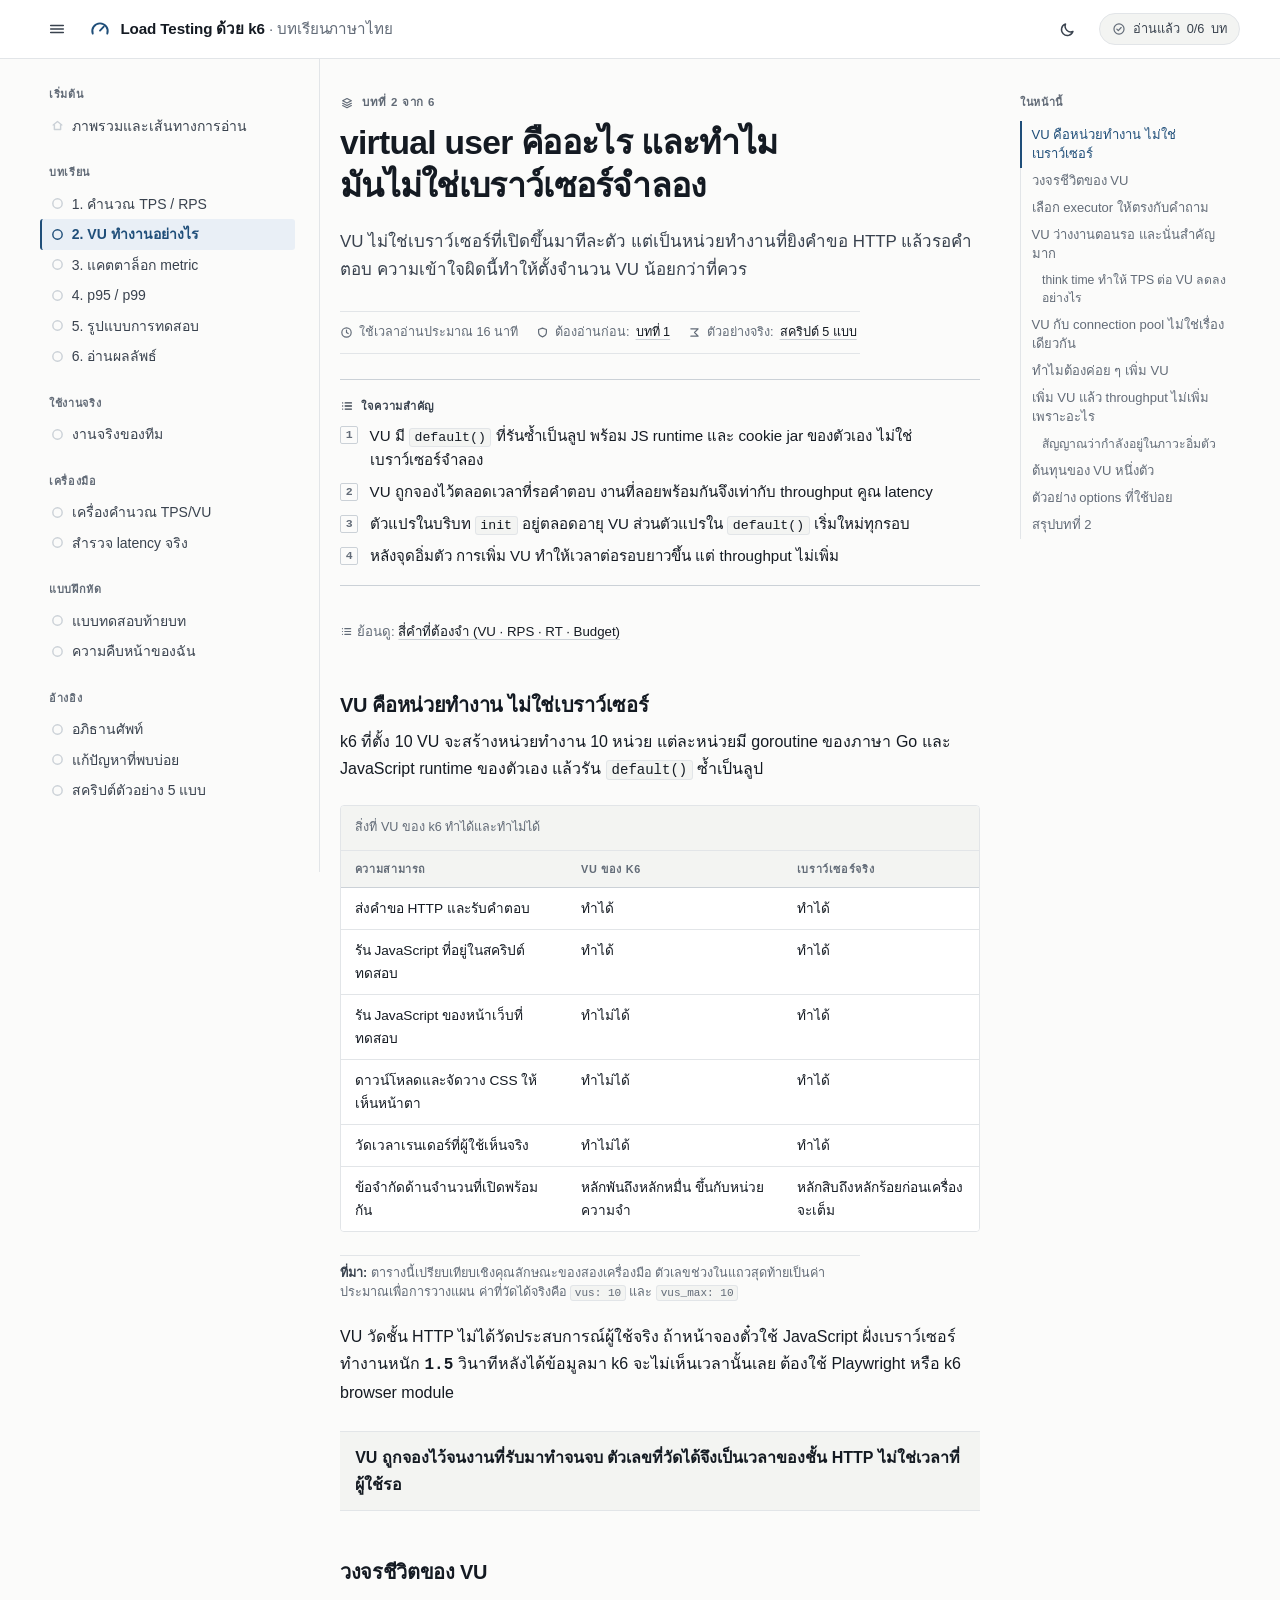
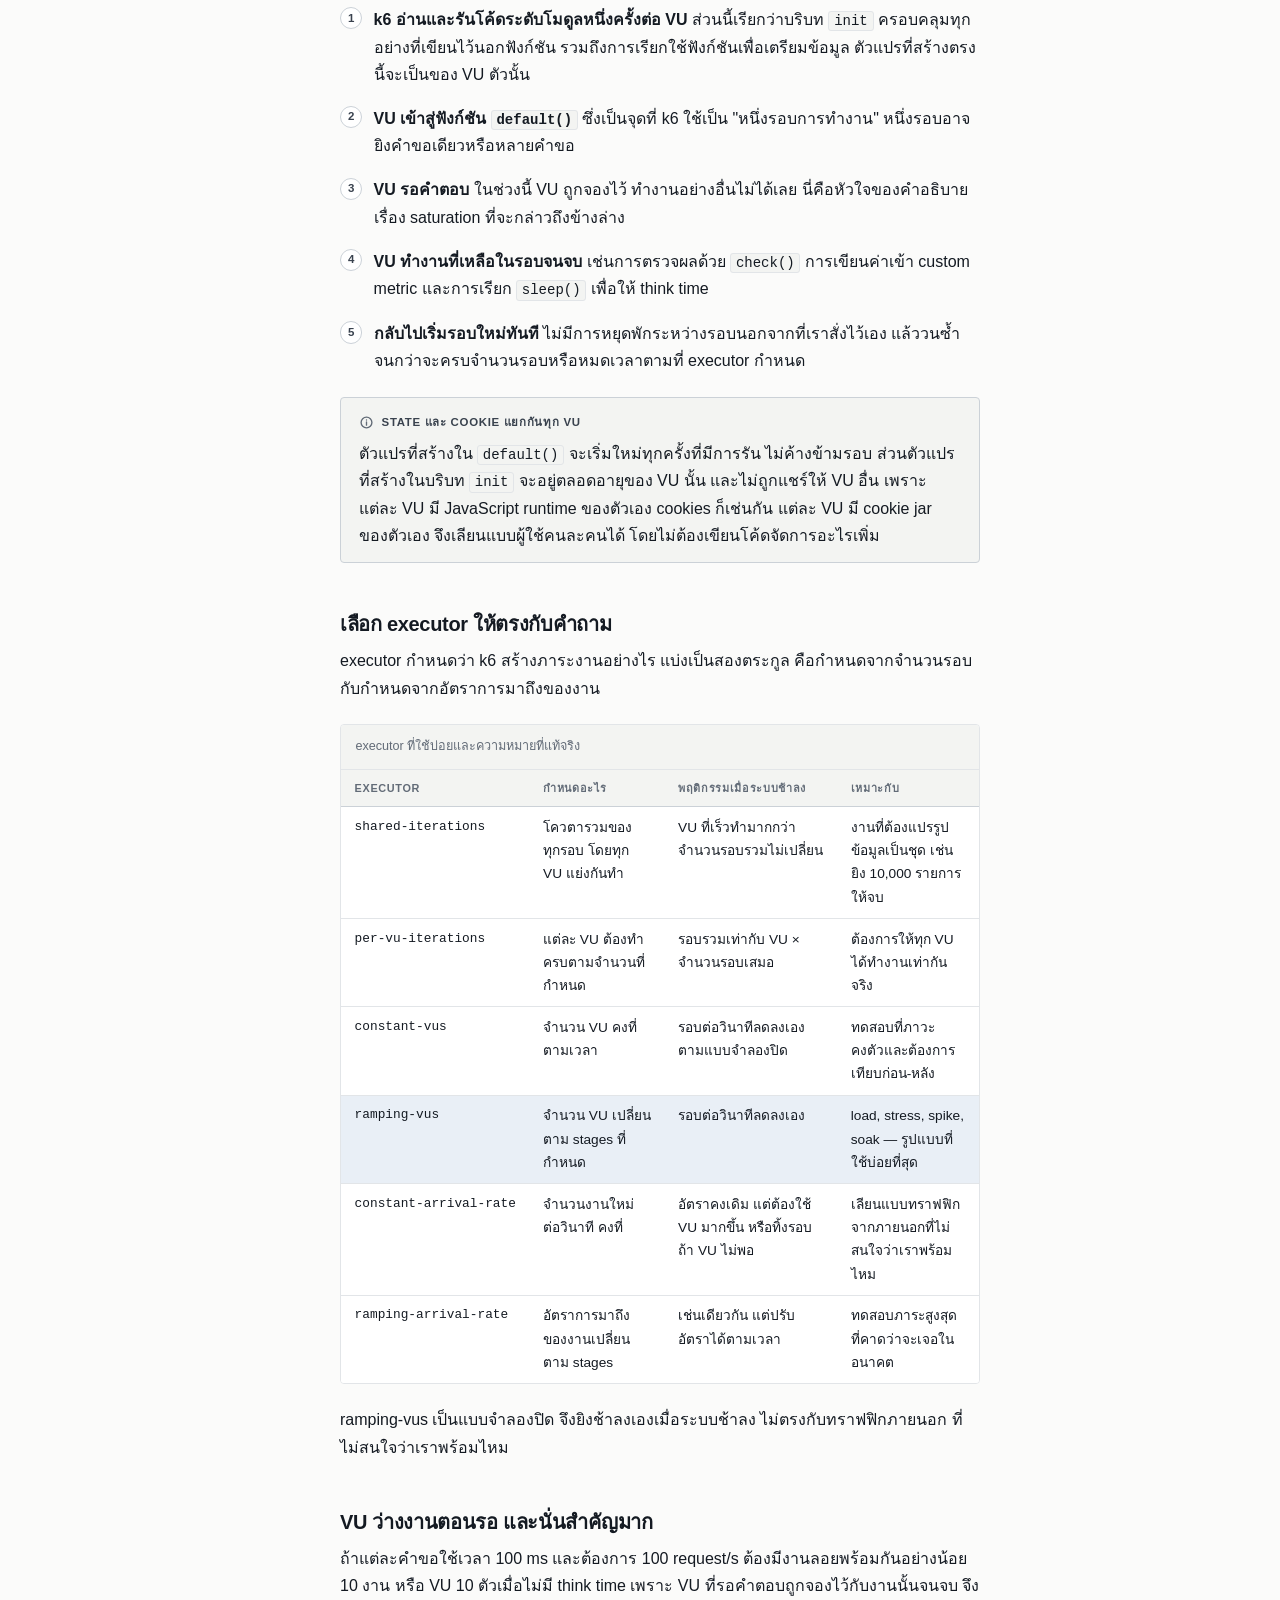
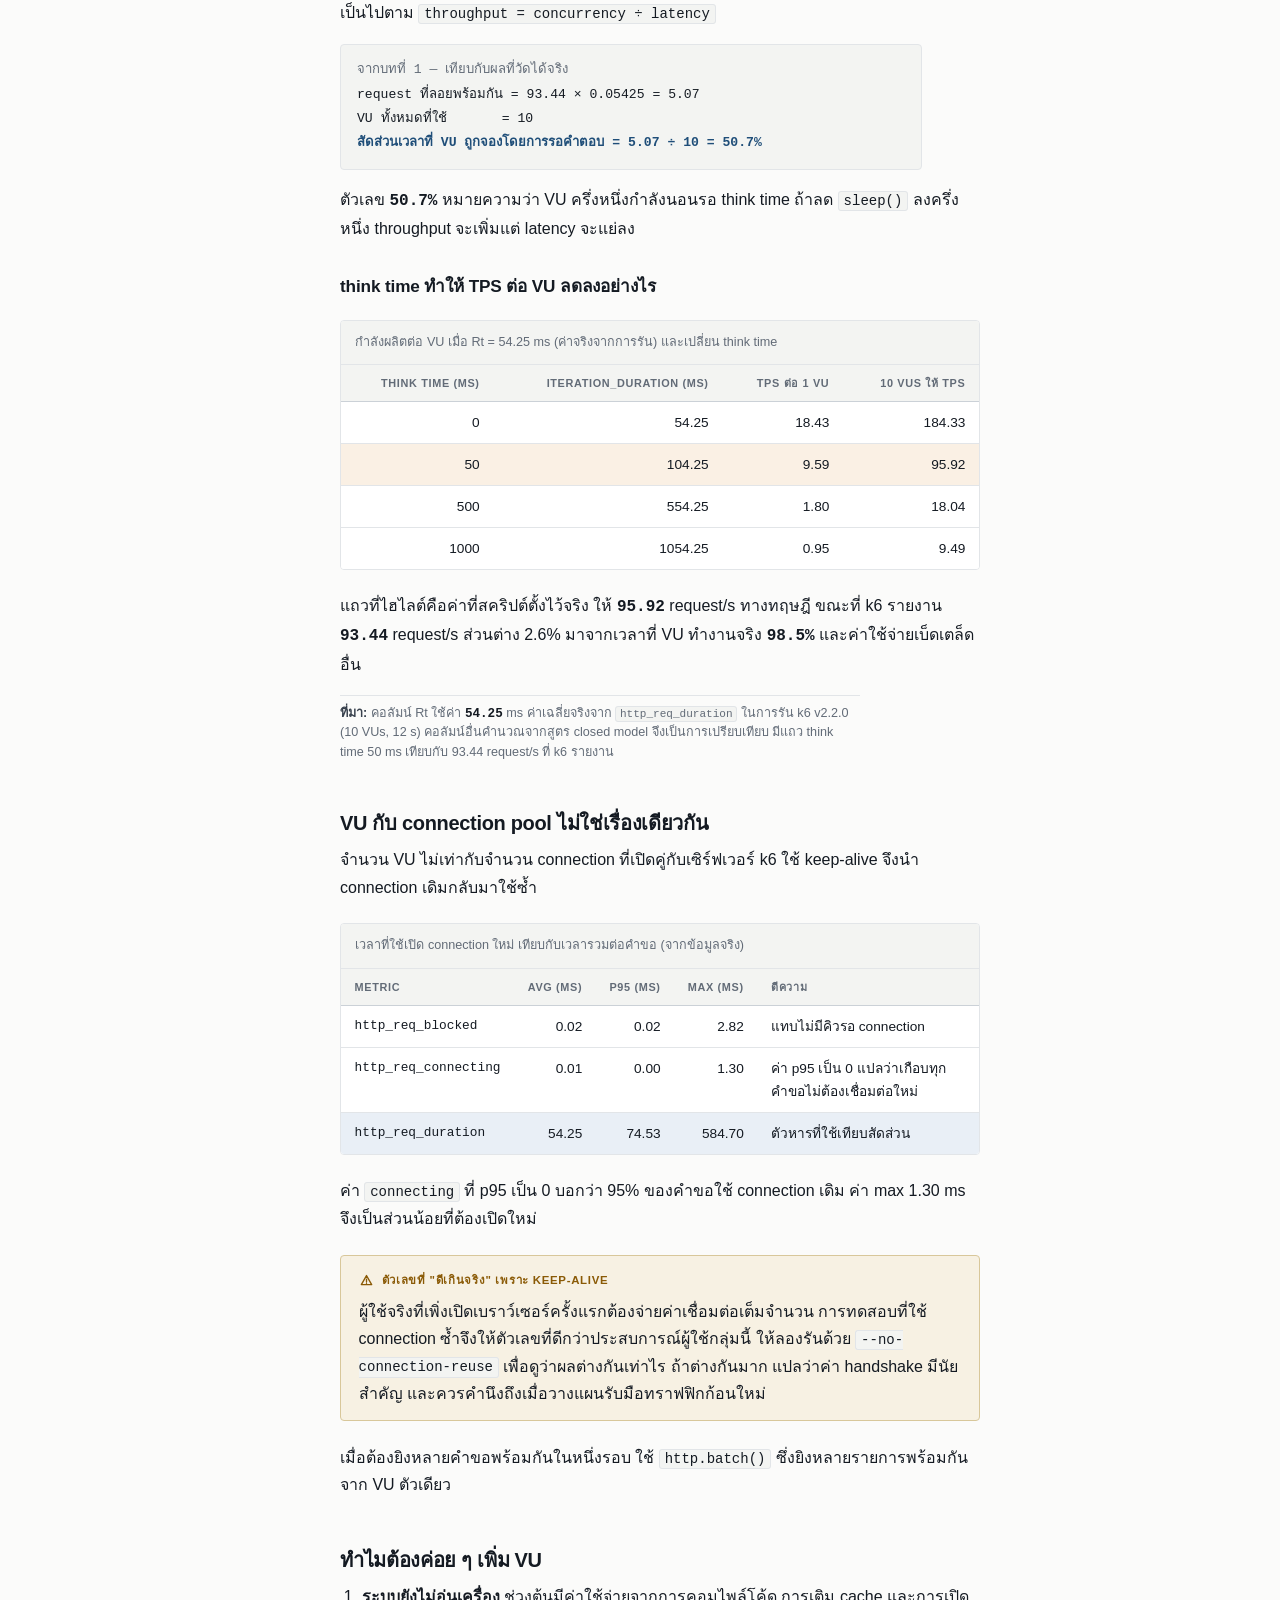
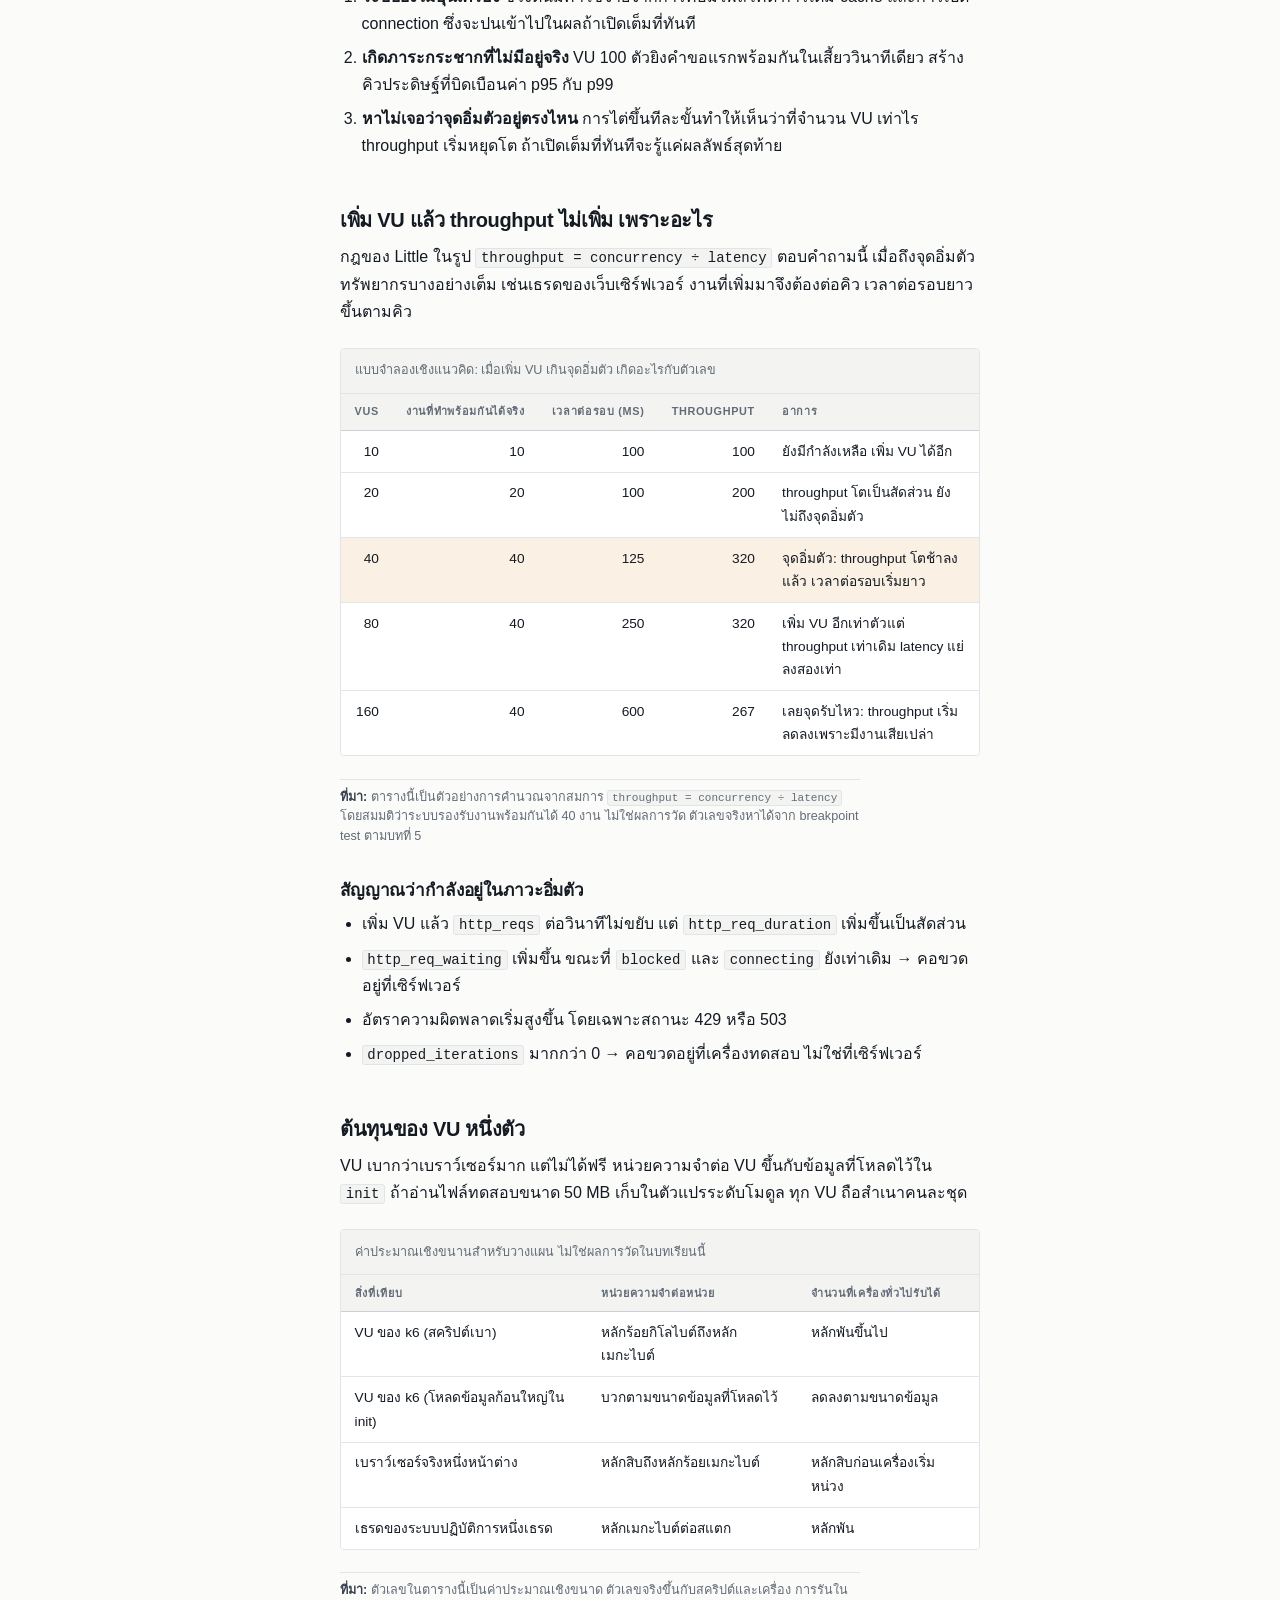
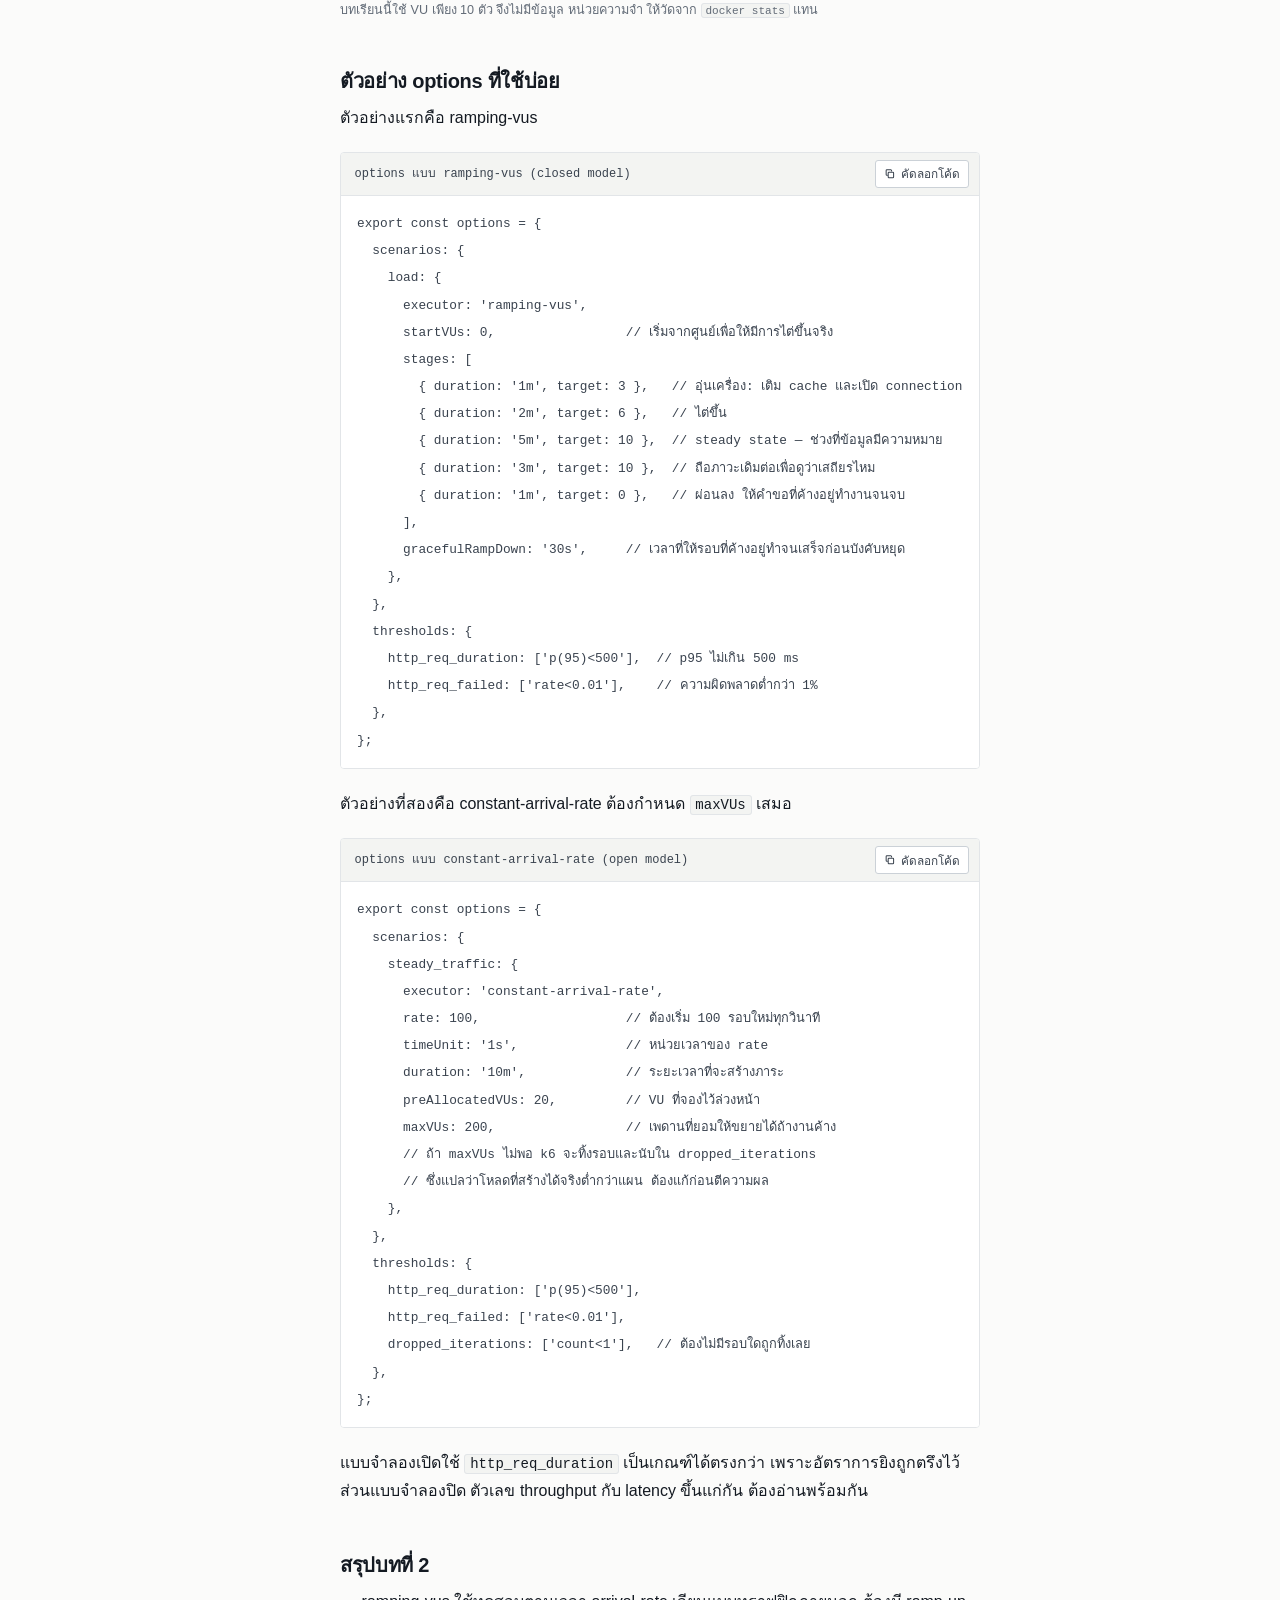
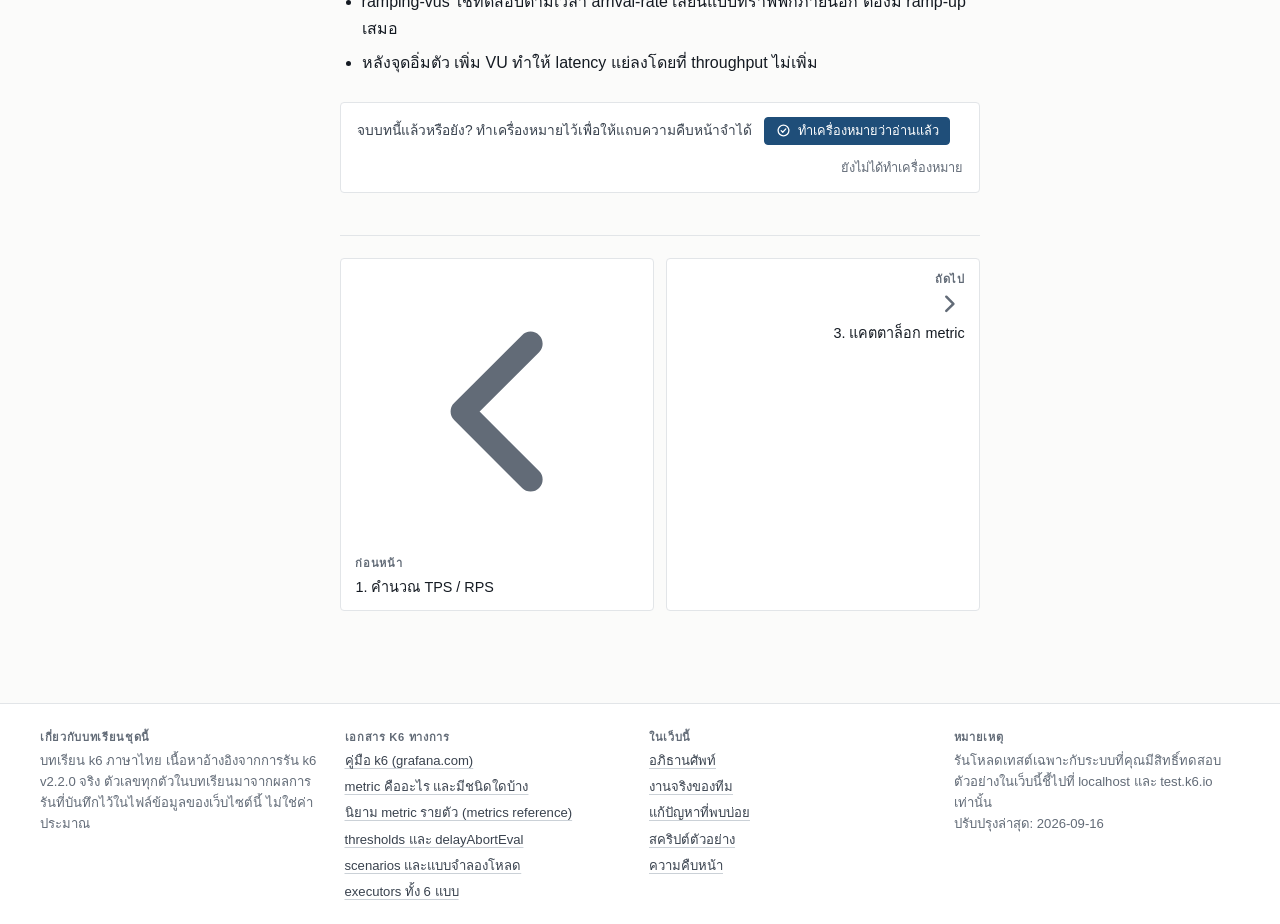
<file: lessons/02-vu.html>
<!DOCTYPE html>
<html lang="th">
<head>
<meta charset="utf-8">
<meta name="viewport" content="width=device-width, initial-scale=1">
<title>บทที่ 2 — VU ทำงานอย่างไร | Load Testing ด้วย k6</title>
<meta name="description" content="อธิบาย virtual user ของ k6 อย่างละเอียด ตั้งแต่ lifecycle, init context, ความต่างของ executor แต่ละแบบ ไปจนถึงเหตุผลที่เพิ่ม VU แล้ว throughput ไม่เพิ่ม">
<link rel="icon" type="image/svg+xml" href="../favicon.svg">
<script>/* ตั้งธีมก่อน CSS ถูกวาด — กันจอกะพริบขาวตอนโหลด */
(function(){try{var t=localStorage.getItem('ltk6.theme.v1');
if(t==='dark'||t==='light')document.documentElement.setAttribute('data-theme',t);}catch(e){}})();</script>
<link rel="stylesheet" href="../assets/css/main.css">
</head>
<body data-page="02-vu" data-root="../">

<a class="skip-link" href="#main">ข้ามไปที่เนื้อหาหลัก</a>

<header class="topbar" id="topbar"></header>

<noscript>
  <div class="empty-state" style="margin:16px">
    เมนูนำทางและสารบัญในหน้านี้สร้างด้วย JavaScript กรุณาเปิด JavaScript เพื่อใช้งาน
    เนื้อหาบทเรียนยังอ่านได้ตามปกติ
  </div>
</noscript>

<div class="shell">

  <nav class="sidebar" id="sidebar" aria-label="เมนูหลัก"></nav>

  <main class="article" id="main">

    <p class="eyebrow">
      <svg viewBox="0 0 20 20" fill="none" stroke="currentColor" stroke-width="1.7" stroke-linecap="round" stroke-linejoin="round" aria-hidden="true" style="width:14px;height:14px"><path d="M10 3.6l6.2 3.2-6.2 3.2L3.8 6.8z"/><path d="M3.8 10.4L10 13.6l6.2-3.2"/><path d="M3.8 13.6L10 16.8l6.2-3.2"/></svg>
      บทที่ 2 จาก 6
    </p>

    <h1>virtual user คืออะไร และทำไมมันไม่ใช่เบราว์เซอร์จำลอง</h1>

    <p class="lede">
      VU ไม่ใช่เบราว์เซอร์ที่เปิดขึ้นมาทีละตัว แต่เป็นหน่วยทำงานที่ยิงคำขอ HTTP แล้วรอคำตอบ
      ความเข้าใจผิดนี้ทำให้ตั้งจำนวน VU น้อยกว่าที่ควร
    </p>

    <div class="section-meta">
      <div>
        <svg viewBox="0 0 20 20" fill="none" stroke="currentColor" stroke-width="1.8" stroke-linecap="round" stroke-linejoin="round" aria-hidden="true"><circle cx="10" cy="10" r="7.2"/><path d="M10 6.2V10l2.6 1.6"/></svg>
        ใช้เวลาอ่านประมาณ 16 นาที
      </div>
      <div>
        <svg viewBox="0 0 20 20" fill="none" stroke="currentColor" stroke-width="1.8" stroke-linecap="round" stroke-linejoin="round" aria-hidden="true"><path d="M10 3.2l6 2.2v4.4c0 3.3-2.4 5.9-6 7-3.6-1.1-6-3.7-6-7V5.4z"/></svg>
        ต้องอ่านก่อน: <a href="01-tps.html">บทที่ 1</a>
      </div>
      <div>
        <svg viewBox="0 0 20 20" fill="none" stroke="currentColor" stroke-width="1.8" stroke-linecap="round" stroke-linejoin="round" aria-hidden="true"><path d="M4.4 4.4h11.2L10 10l5.6 5.6H4.4"/></svg>
        ตัวอย่างจริง: <a href="../examples.html">สคริปต์ 5 แบบ</a>
      </div>
    </div>

    <div class="takeaways">
      <p class="takeaways__title">
        <svg viewBox="0 0 20 20" fill="none" stroke="currentColor" stroke-width="1.8" stroke-linecap="round" stroke-linejoin="round" aria-hidden="true"><path d="M7.4 5.6h9M7.4 10h9M7.4 14.4h9"/><path d="M3.8 5.6h.01M3.8 10h.01M3.8 14.4h.01"/></svg>
        ใจความสำคัญ
      </p>
      <ol>
        <li>VU มี <code>default()</code> ที่รันซ้ำเป็นลูป พร้อม JS runtime และ cookie jar ของตัวเอง ไม่ใช่เบราว์เซอร์จำลอง</li>
        <li>VU ถูกจองไว้ตลอดเวลาที่รอคำตอบ งานที่ลอยพร้อมกันจึงเท่ากับ throughput คูณ latency</li>
        <li>ตัวแปรในบริบท <code>init</code> อยู่ตลอดอายุ VU ส่วนตัวแปรใน <code>default()</code> เริ่มใหม่ทุกรอบ</li>
        <li>หลังจุดอิ่มตัว การเพิ่ม VU ทำให้เวลาต่อรอบยาวขึ้น แต่ throughput ไม่เพิ่ม</li>
      </ol>
    </div>

    <p class="recall"><svg viewBox="0 0 20 20" fill="none" stroke="currentColor" stroke-width="1.8" stroke-linecap="round" stroke-linejoin="round" aria-hidden="true"><path d="M7.4 5.6h9M7.4 10h9M7.4 14.4h9"/><path d="M3.8 5.6h.01M3.8 10h.01M3.8 14.4h.01"/></svg>ย้อนดู: <a href="../index.html#four-words">สี่คำที่ต้องจำ (VU · RPS · RT · Budget)</a></p>

    <h2 id="what-is-vu">VU คือหน่วยทำงาน ไม่ใช่เบราว์เซอร์</h2>

    <p>
      k6 ที่ตั้ง 10 VU จะสร้างหน่วยทำงาน 10 หน่วย แต่ละหน่วยมี goroutine ของภาษา Go
      และ JavaScript runtime ของตัวเอง แล้วรัน <code>default()</code> ซ้ำเป็นลูป
    </p>

    <div class="table-wrap">
      <table class="data">
        <caption>สิ่งที่ VU ของ k6 ทำได้และทำไม่ได้</caption>
        <thead>
          <tr>
            <th class="wrap">ความสามารถ</th>
            <th class="wrap">VU ของ k6</th>
            <th class="wrap">เบราว์เซอร์จริง</th>
          </tr>
        </thead>
        <tbody>
          <tr>
            <td class="wrap">ส่งคำขอ HTTP และรับคำตอบ</td>
            <td class="wrap">ทำได้</td>
            <td class="wrap">ทำได้</td>
          </tr>
          <tr>
            <td class="wrap">รัน JavaScript ที่อยู่ในสคริปต์ทดสอบ</td>
            <td class="wrap">ทำได้</td>
            <td class="wrap">ทำได้</td>
          </tr>
          <tr>
            <td class="wrap">รัน JavaScript ของหน้าเว็บที่ทดสอบ</td>
            <td class="wrap">ทำไม่ได้</td>
            <td class="wrap">ทำได้</td>
          </tr>
          <tr>
            <td class="wrap">ดาวน์โหลดและจัดวาง CSS ให้เห็นหน้าตา</td>
            <td class="wrap">ทำไม่ได้</td>
            <td class="wrap">ทำได้</td>
          </tr>
          <tr>
            <td class="wrap">วัดเวลาเรนเดอร์ที่ผู้ใช้เห็นจริง</td>
            <td class="wrap">ทำไม่ได้</td>
            <td class="wrap">ทำได้</td>
          </tr>
          <tr>
            <td class="wrap">ข้อจำกัดด้านจำนวนที่เปิดพร้อมกัน</td>
            <td class="wrap">หลักพันถึงหลักหมื่น ขึ้นกับหน่วยความจำ</td>
            <td class="wrap">หลักสิบถึงหลักร้อยก่อนเครื่องจะเต็ม</td>
          </tr>
        </tbody>
      </table>
    </div>

    <p class="source-note">
      <strong>ที่มา:</strong> ตารางนี้เปรียบเทียบเชิงคุณลักษณะของสองเครื่องมือ
      ตัวเลขช่วงในแถวสุดท้ายเป็นค่าประมาณเพื่อการวางแผน ค่าที่วัดได้จริงคือ
      <code>vus: 10</code> และ <code>vus_max: 10</code>
    </p>

    <p>
      VU วัดชั้น HTTP ไม่ได้วัดประสบการณ์ผู้ใช้จริง ถ้าหน้าจองตั๋วใช้ JavaScript
      ฝั่งเบราว์เซอร์ทำงานหนัก <span class="key-figure">1.5</span> วินาทีหลังได้ข้อมูลมา
      k6 จะไม่เห็นเวลานั้นเลย ต้องใช้ Playwright หรือ k6 browser module
    </p>

    <p class="keypoint">
      VU ถูกจองไว้จนงานที่รับมาทำจนจบ ตัวเลขที่วัดได้จึงเป็นเวลาของชั้น HTTP ไม่ใช่เวลาที่ผู้ใช้รอ
    </p>

    <h2 id="lifecycle">วงจรชีวิตของ VU</h2>

    <ol class="steps">
      <li>
        <strong>k6 อ่านและรันโค้ดระดับโมดูลหนึ่งครั้งต่อ VU</strong>
        ส่วนนี้เรียกว่าบริบท <code>init</code> ครอบคลุมทุกอย่างที่เขียนไว้นอกฟังก์ชัน
        รวมถึงการเรียกใช้ฟังก์ชันเพื่อเตรียมข้อมูล ตัวแปรที่สร้างตรงนี้จะเป็นของ VU ตัวนั้น
      </li>
      <li>
        <strong>VU เข้าสู่ฟังก์ชัน <code>default()</code></strong>
        ซึ่งเป็นจุดที่ k6 ใช้เป็น "หนึ่งรอบการทำงาน" หนึ่งรอบอาจยิงคำขอเดียวหรือหลายคำขอ
      </li>
      <li>
        <strong>VU รอคำตอบ</strong> ในช่วงนี้ VU ถูกจองไว้ ทำงานอย่างอื่นไม่ได้เลย
        นี่คือหัวใจของคำอธิบายเรื่อง saturation ที่จะกล่าวถึงข้างล่าง
      </li>
      <li>
        <strong>VU ทำงานที่เหลือในรอบจนจบ</strong> เช่นการตรวจผลด้วย <code>check()</code>
        การเขียนค่าเข้า custom metric และการเรียก <code>sleep()</code> เพื่อให้ think time
      </li>
      <li>
        <strong>กลับไปเริ่มรอบใหม่ทันที</strong> ไม่มีการหยุดพักระหว่างรอบนอกจากที่เราสั่งไว้เอง
        แล้ววนซ้ำจนกว่าจะครบจำนวนรอบหรือหมดเวลาตามที่ executor กำหนด
      </li>
    </ol>

    <div class="callout callout--note">
      <div class="callout__head">
        <svg viewBox="0 0 20 20" fill="none" stroke="currentColor" stroke-width="1.8" stroke-linecap="round" stroke-linejoin="round" aria-hidden="true"><circle cx="10" cy="10" r="7.2"/><path d="M10 9.2v4.3M10 6.7h.01"/></svg>
        <span class="label">state และ cookie แยกกันทุก VU</span>
      </div>
      <p>
        ตัวแปรที่สร้างใน <code>default()</code> จะเริ่มใหม่ทุกครั้งที่มีการรัน ไม่ค้างข้ามรอบ
        ส่วนตัวแปรที่สร้างในบริบท <code>init</code> จะอยู่ตลอดอายุของ VU นั้น
        และไม่ถูกแชร์ให้ VU อื่น เพราะแต่ละ VU มี JavaScript runtime ของตัวเอง
        cookies ก็เช่นกัน แต่ละ VU มี cookie jar ของตัวเอง จึงเลียนแบบผู้ใช้คนละคนได้
        โดยไม่ต้องเขียนโค้ดจัดการอะไรเพิ่ม
      </p>
    </div>

    <h2 id="executors">เลือก executor ให้ตรงกับคำถาม</h2>

    <p>
      executor กำหนดว่า k6 สร้างภาระงานอย่างไร แบ่งเป็นสองตระกูล คือกำหนดจากจำนวนรอบ
      กับกำหนดจากอัตราการมาถึงของงาน
    </p>

    <div class="table-wrap">
      <table class="data">
        <caption>executor ที่ใช้บ่อยและความหมายที่แท้จริง</caption>
        <thead>
          <tr>
            <th>executor</th>
            <th class="wrap">กำหนดอะไร</th>
            <th class="wrap">พฤติกรรมเมื่อระบบช้าลง</th>
            <th class="wrap">เหมาะกับ</th>
          </tr>
        </thead>
        <tbody>
          <tr>
            <td class="code-cell">shared-iterations</td>
            <td class="wrap">โควตารวมของทุกรอบ โดยทุก VU แย่งกันทำ</td>
            <td class="wrap">VU ที่เร็วทำมากกว่า จำนวนรอบรวมไม่เปลี่ยน</td>
            <td class="wrap">งานที่ต้องแปรรูปข้อมูลเป็นชุด เช่นยิง 10,000 รายการให้จบ</td>
          </tr>
          <tr>
            <td class="code-cell">per-vu-iterations</td>
            <td class="wrap">แต่ละ VU ต้องทำครบตามจำนวนที่กำหนด</td>
            <td class="wrap">รอบรวมเท่ากับ VU × จำนวนรอบเสมอ</td>
            <td class="wrap">ต้องการให้ทุก VU ได้ทำงานเท่ากันจริง</td>
          </tr>
          <tr>
            <td class="code-cell">constant-vus</td>
            <td class="wrap">จำนวน VU คงที่ตามเวลา</td>
            <td class="wrap">รอบต่อวินาทีลดลงเอง ตามแบบจำลองปิด</td>
            <td class="wrap">ทดสอบที่ภาวะคงตัวและต้องการเทียบก่อน-หลัง</td>
          </tr>
          <tr class="row-accent">
            <td class="code-cell">ramping-vus</td>
            <td class="wrap">จำนวน VU เปลี่ยนตาม stages ที่กำหนด</td>
            <td class="wrap">รอบต่อวินาทีลดลงเอง</td>
            <td class="wrap">load, stress, spike, soak — รูปแบบที่ใช้บ่อยที่สุด</td>
          </tr>
          <tr>
            <td class="code-cell">constant-arrival-rate</td>
            <td class="wrap">จำนวนงานใหม่ต่อวินาที คงที่</td>
            <td class="wrap">อัตราคงเดิม แต่ต้องใช้ VU มากขึ้น หรือทิ้งรอบถ้า VU ไม่พอ</td>
            <td class="wrap">เลียนแบบทราฟฟิกจากภายนอกที่ไม่สนใจว่าเราพร้อมไหม</td>
          </tr>
          <tr>
            <td class="code-cell">ramping-arrival-rate</td>
            <td class="wrap">อัตราการมาถึงของงานเปลี่ยนตาม stages</td>
            <td class="wrap">เช่นเดียวกัน แต่ปรับอัตราได้ตามเวลา</td>
            <td class="wrap">ทดสอบภาระสูงสุดที่คาดว่าจะเจอในอนาคต</td>
          </tr>
        </tbody>
      </table>
    </div>

    <p>
      ramping-vus เป็นแบบจำลองปิด จึงยิงช้าลงเองเมื่อระบบช้าลง ไม่ตรงกับทราฟฟิกภายนอก
      ที่ไม่สนใจว่าเราพร้อมไหม
    </p>

    <h2 id="blocking">VU ว่างงานตอนรอ และนั่นสำคัญมาก</h2>

    <p>
      ถ้าแต่ละคำขอใช้เวลา 100 ms และต้องการ 100 request/s ต้องมีงานลอยพร้อมกันอย่างน้อย 10 งาน
      หรือ VU 10 ตัวเมื่อไม่มี think time เพราะ VU ที่รอคำตอบถูกจองไว้กับงานนั้นจนจบ
      จึงเป็นไปตาม <code>throughput = concurrency ÷ latency</code>
    </p>

    <div class="working">
      <span class="w-line w-label">จากบทที่ 1 — เทียบกับผลที่วัดได้จริง</span>
      <span class="w-line">request ที่ลอยพร้อมกัน = 93.44 × 0.05425 = 5.07</span>
      <span class="w-line">VU ทั้งหมดที่ใช้       = 10</span>
      <span class="w-line w-result">สัดส่วนเวลาที่ VU ถูกจองโดยการรอคำตอบ = 5.07 ÷ 10 = 50.7%</span>
    </div>

    <p>
      ตัวเลข <span class="key-figure">50.7%</span> หมายความว่า VU ครึ่งหนึ่งกำลังนอนรอ think time
      ถ้าลด <code>sleep()</code> ลงครึ่งหนึ่ง throughput จะเพิ่มแต่ latency จะแย่ลง
    </p>

    <h3 id="think-time-effect">think time ทำให้ TPS ต่อ VU ลดลงอย่างไร</h3>

    <div class="table-wrap">
      <table class="data">
        <caption>กำลังผลิตต่อ VU เมื่อ Rt = 54.25 ms (ค่าจริงจากการรัน) และเปลี่ยน think time</caption>
        <thead>
          <tr>
            <th class="num">think time (ms)</th>
            <th class="num">iteration_duration (ms)</th>
            <th class="num">TPS ต่อ 1 VU</th>
            <th class="num">10 VUs ให้ TPS</th>
          </tr>
        </thead>
        <tbody>
          <tr>
            <td class="num">0</td><td class="num">54.25</td><td class="num">18.43</td><td class="num">184.33</td>
          </tr>
          <tr class="row-signal">
            <td class="num">50</td><td class="num">104.25</td><td class="num">9.59</td><td class="num">95.92</td>
          </tr>
          <tr>
            <td class="num">500</td><td class="num">554.25</td><td class="num">1.80</td><td class="num">18.04</td>
          </tr>
          <tr>
            <td class="num">1000</td><td class="num">1054.25</td><td class="num">0.95</td><td class="num">9.49</td>
          </tr>
        </tbody>
      </table>
    </div>

    <p>
      แถวที่ไฮไลต์คือค่าที่สคริปต์ตั้งไว้จริง ให้ <span class="key-figure">95.92</span> request/s ทางทฤษฎี
      ขณะที่ k6 รายงาน <span class="key-figure">93.44</span> request/s ส่วนต่าง 2.6% มาจากเวลาที่
      VU ทำงานจริง <span class="key-figure">98.5%</span> และค่าใช้จ่ายเบ็ดเตล็ดอื่น
    </p>

    <p class="source-note">
      <strong>ที่มา:</strong> คอลัมน์ Rt ใช้ค่า <span class="key-figure">54.25</span> ms ค่าเฉลี่ยจริงจาก
      <code>http_req_duration</code> ในการรัน k6 v2.2.0 (10 VUs, 12 s) คอลัมน์อื่นคำนวณจากสูตร
      closed model จึงเป็นการเปรียบเทียบ มีแถว think time 50 ms เทียบกับ 93.44 request/s ที่ k6 รายงาน
    </p>

    <h2 id="connection">VU กับ connection pool ไม่ใช่เรื่องเดียวกัน</h2>

    <p>
      จำนวน VU ไม่เท่ากับจำนวน connection ที่เปิดคู่กับเซิร์ฟเวอร์ k6 ใช้ keep-alive
      จึงนำ connection เดิมกลับมาใช้ซ้ำ
    </p>

    <div class="table-wrap">
      <table class="data">
        <caption>เวลาที่ใช้เปิด connection ใหม่ เทียบกับเวลารวมต่อคำขอ (จากข้อมูลจริง)</caption>
        <thead>
          <tr>
            <th>metric</th>
            <th class="num">avg (ms)</th>
            <th class="num">p95 (ms)</th>
            <th class="num">max (ms)</th>
            <th class="wrap">ตีความ</th>
          </tr>
        </thead>
        <tbody>
          <tr>
            <td class="code-cell">http_req_blocked</td>
            <td class="num">0.02</td><td class="num">0.02</td><td class="num">2.82</td>
            <td class="wrap">แทบไม่มีคิวรอ connection</td>
          </tr>
          <tr>
            <td class="code-cell">http_req_connecting</td>
            <td class="num">0.01</td><td class="num">0.00</td><td class="num">1.30</td>
            <td class="wrap">ค่า p95 เป็น 0 แปลว่าเกือบทุกคำขอไม่ต้องเชื่อมต่อใหม่</td>
          </tr>
          <tr class="row-accent">
            <td class="code-cell">http_req_duration</td>
            <td class="num">54.25</td><td class="num">74.53</td><td class="num">584.70</td>
            <td class="wrap">ตัวหารที่ใช้เทียบสัดส่วน</td>
          </tr>
        </tbody>
      </table>
    </div>

    <p>
      ค่า <code>connecting</code> ที่ p95 เป็น 0 บอกว่า 95% ของคำขอใช้ connection เดิม
      ค่า max 1.30 ms จึงเป็นส่วนน้อยที่ต้องเปิดใหม่
    </p>

    <div class="callout callout--warn">
      <div class="callout__head">
        <svg viewBox="0 0 20 20" fill="none" stroke="currentColor" stroke-width="1.8" stroke-linecap="round" stroke-linejoin="round" aria-hidden="true"><path d="M10 3.4l6.9 12H3.1z"/><path d="M10 8.2v3.4M10 13.6h.01"/></svg>
        <span class="label">ตัวเลขที่ "ดีเกินจริง" เพราะ keep-alive</span>
      </div>
      <p>
        ผู้ใช้จริงที่เพิ่งเปิดเบราว์เซอร์ครั้งแรกต้องจ่ายค่าเชื่อมต่อเต็มจำนวน
        การทดสอบที่ใช้ connection ซ้ำจึงให้ตัวเลขที่ดีกว่าประสบการณ์ผู้ใช้กลุ่มนี้
        ให้ลองรันด้วย <code>--no-connection-reuse</code> เพื่อดูว่าผลต่างกันเท่าไร
        ถ้าต่างกันมาก แปลว่าค่า handshake มีนัยสำคัญ และควรคำนึงถึงเมื่อวางแผนรับมือทราฟฟิกก้อนใหม่
      </p>
    </div>

    <p>
      เมื่อต้องยิงหลายคำขอพร้อมกันในหนึ่งรอบ ใช้ <code>http.batch()</code>
      ซึ่งยิงหลายรายการพร้อมกันจาก VU ตัวเดียว
    </p>

    <h2 id="ramp-up">ทำไมต้องค่อย ๆ เพิ่ม VU</h2>

    <ol>
      <li>
        <strong>ระบบยังไม่อุ่นเครื่อง</strong> ช่วงต้นมีค่าใช้จ่ายจากการคอมไพล์โค้ด
        การเติม cache และการเปิด connection ซึ่งจะปนเข้าไปในผลถ้าเปิดเต็มที่ทันที
      </li>
      <li>
        <strong>เกิดภาระกระชากที่ไม่มีอยู่จริง</strong> VU 100 ตัวยิงคำขอแรกพร้อมกันในเสี้ยววินาทีเดียว
        สร้างคิวประดิษฐ์ที่บิดเบือนค่า p95 กับ p99
      </li>
      <li>
        <strong>หาไม่เจอว่าจุดอิ่มตัวอยู่ตรงไหน</strong> การไต่ขึ้นทีละขั้นทำให้เห็นว่าที่จำนวน VU เท่าไร
        throughput เริ่มหยุดโต ถ้าเปิดเต็มที่ทันทีจะรู้แค่ผลลัพธ์สุดท้าย
      </li>
    </ol>

    <h2 id="saturation">เพิ่ม VU แล้ว throughput ไม่เพิ่ม เพราะอะไร</h2>

    <p>
      กฎของ Little ในรูป <code>throughput = concurrency ÷ latency</code> ตอบคำถามนี้
      เมื่อถึงจุดอิ่มตัว ทรัพยากรบางอย่างเต็ม เช่นเธรดของเว็บเซิร์ฟเวอร์ งานที่เพิ่มมาจึงต้องต่อคิว
      เวลาต่อรอบยาวขึ้นตามคิว
    </p>

    <div class="table-wrap">
      <table class="data">
        <caption>แบบจำลองเชิงแนวคิด: เมื่อเพิ่ม VU เกินจุดอิ่มตัว เกิดอะไรกับตัวเลข</caption>
        <thead>
          <tr>
            <th class="num">VUs</th>
            <th class="num">งานที่ทำพร้อมกันได้จริง</th>
            <th class="num">เวลาต่อรอบ (ms)</th>
            <th class="num">throughput</th>
            <th class="wrap">อาการ</th>
          </tr>
        </thead>
        <tbody>
          <tr>
            <td class="num">10</td><td class="num">10</td><td class="num">100</td><td class="num">100</td>
            <td class="wrap">ยังมีกำลังเหลือ เพิ่ม VU ได้อีก</td>
          </tr>
          <tr>
            <td class="num">20</td><td class="num">20</td><td class="num">100</td><td class="num">200</td>
            <td class="wrap">throughput โตเป็นสัดส่วน ยังไม่ถึงจุดอิ่มตัว</td>
          </tr>
          <tr class="row-signal">
            <td class="num">40</td><td class="num">40</td><td class="num">125</td><td class="num">320</td>
            <td class="wrap">จุดอิ่มตัว: throughput โตช้าลงแล้ว เวลาต่อรอบเริ่มยาว</td>
          </tr>
          <tr>
            <td class="num">80</td><td class="num">40</td><td class="num">250</td><td class="num">320</td>
            <td class="wrap">เพิ่ม VU อีกเท่าตัวแต่ throughput เท่าเดิม latency แย่ลงสองเท่า</td>
          </tr>
          <tr>
            <td class="num">160</td><td class="num">40</td><td class="num">600</td><td class="num">267</td>
            <td class="wrap">เลยจุดรับไหว: throughput เริ่มลดลงเพราะมีงานเสียเปล่า</td>
          </tr>
        </tbody>
      </table>
    </div>

    <p class="source-note">
      <strong>ที่มา:</strong> ตารางนี้เป็นตัวอย่างการคำนวณจากสมการ
      <code>throughput = concurrency ÷ latency</code> โดยสมมติว่าระบบรองรับงานพร้อมกันได้ 40 งาน
      ไม่ใช่ผลการวัด ตัวเลขจริงหาได้จาก breakpoint test ตามบทที่ 5
    </p>

    <h3 id="saturation-signs">สัญญาณว่ากำลังอยู่ในภาวะอิ่มตัว</h3>

    <ul>
      <li>เพิ่ม VU แล้ว <code>http_reqs</code> ต่อวินาทีไม่ขยับ แต่ <code>http_req_duration</code> เพิ่มขึ้นเป็นสัดส่วน</li>
      <li><code>http_req_waiting</code> เพิ่มขึ้น ขณะที่ <code>blocked</code> และ <code>connecting</code> ยังเท่าเดิม → คอขวดอยู่ที่เซิร์ฟเวอร์</li>
      <li>อัตราความผิดพลาดเริ่มสูงขึ้น โดยเฉพาะสถานะ 429 หรือ 503</li>
      <li><code>dropped_iterations</code> มากกว่า 0 → คอขวดอยู่ที่เครื่องทดสอบ ไม่ใช่ที่เซิร์ฟเวอร์</li>
    </ul>

    <h2 id="cost">ต้นทุนของ VU หนึ่งตัว</h2>

    <p>
      VU เบากว่าเบราว์เซอร์มาก แต่ไม่ได้ฟรี หน่วยความจำต่อ VU ขึ้นกับข้อมูลที่โหลดไว้ใน
      <code>init</code> ถ้าอ่านไฟล์ทดสอบขนาด 50 MB เก็บในตัวแปรระดับโมดูล ทุก VU ถือสำเนาคนละชุด
    </p>

    <div class="table-wrap">
      <table class="data">
        <caption>ค่าประมาณเชิงขนานสำหรับวางแผน ไม่ใช่ผลการวัดในบทเรียนนี้</caption>
        <thead>
          <tr>
            <th class="wrap">สิ่งที่เทียบ</th>
            <th class="wrap">หน่วยความจำต่อหน่วย</th>
            <th class="wrap">จำนวนที่เครื่องทั่วไปรับได้</th>
          </tr>
        </thead>
        <tbody>
          <tr>
            <td>VU ของ k6 (สคริปต์เบา)</td>
            <td class="wrap">หลักร้อยกิโลไบต์ถึงหลักเมกะไบต์</td>
            <td class="wrap">หลักพันขึ้นไป</td>
          </tr>
          <tr>
            <td>VU ของ k6 (โหลดข้อมูลก้อนใหญ่ใน init)</td>
            <td class="wrap">บวกตามขนาดข้อมูลที่โหลดไว้</td>
            <td class="wrap">ลดลงตามขนาดข้อมูล</td>
          </tr>
          <tr>
            <td>เบราว์เซอร์จริงหนึ่งหน้าต่าง</td>
            <td class="wrap">หลักสิบถึงหลักร้อยเมกะไบต์</td>
            <td class="wrap">หลักสิบก่อนเครื่องเริ่มหน่วง</td>
          </tr>
          <tr>
            <td>เธรดของระบบปฏิบัติการหนึ่งเธรด</td>
            <td class="wrap">หลักเมกะไบต์ต่อสแตก</td>
            <td class="wrap">หลักพัน</td>
          </tr>
        </tbody>
      </table>
    </div>

    <p class="source-note">
      <strong>ที่มา:</strong> ตัวเลขในตารางนี้เป็นค่าประมาณเชิงขนาด
      ตัวเลขจริงขึ้นกับสคริปต์และเครื่อง การรันในบทเรียนนี้ใช้ VU เพียง 10 ตัว จึงไม่มีข้อมูล
      หน่วยความจำ ให้วัดจาก <code>docker stats</code> แทน
    </p>

    <h2 id="examples">ตัวอย่าง options ที่ใช้บ่อย</h2>

    <p>
      ตัวอย่างแรกคือ ramping-vus
    </p>

    <div class="code-block">
      <div class="code-block__head">
        <span class="code-block__title">options แบบ ramping-vus (closed model)</span>
      </div>
      <pre><code>export const options = {
  scenarios: {
    load: {
      executor: 'ramping-vus',
      startVUs: 0,                 // เริ่มจากศูนย์เพื่อให้มีการไต่ขึ้นจริง
      stages: [
        { duration: '1m', target: 3 },   // อุ่นเครื่อง: เติม cache และเปิด connection
        { duration: '2m', target: 6 },   // ไต่ขึ้น
        { duration: '5m', target: 10 },  // steady state — ช่วงที่ข้อมูลมีความหมาย
        { duration: '3m', target: 10 },  // ถือภาวะเดิมต่อเพื่อดูว่าเสถียรไหม
        { duration: '1m', target: 0 },   // ผ่อนลง ให้คำขอที่ค้างอยู่ทำงานจนจบ
      ],
      gracefulRampDown: '30s',     // เวลาที่ให้รอบที่ค้างอยู่ทำจนเสร็จก่อนบังคับหยุด
    },
  },
  thresholds: {
    http_req_duration: ['p(95)<500'],  // p95 ไม่เกิน 500 ms
    http_req_failed: ['rate<0.01'],    // ความผิดพลาดต่ำกว่า 1%
  },
};</code></pre>
    </div>

    <p>
      ตัวอย่างที่สองคือ constant-arrival-rate ต้องกำหนด <code>maxVUs</code> เสมอ
    </p>

    <div class="code-block">
      <div class="code-block__head">
        <span class="code-block__title">options แบบ constant-arrival-rate (open model)</span>
      </div>
      <pre><code>export const options = {
  scenarios: {
    steady_traffic: {
      executor: 'constant-arrival-rate',
      rate: 100,                   // ต้องเริ่ม 100 รอบใหม่ทุกวินาที
      timeUnit: '1s',              // หน่วยเวลาของ rate
      duration: '10m',             // ระยะเวลาที่จะสร้างภาระ
      preAllocatedVUs: 20,         // VU ที่จองไว้ล่วงหน้า
      maxVUs: 200,                 // เพดานที่ยอมให้ขยายได้ถ้างานค้าง
      // ถ้า maxVUs ไม่พอ k6 จะทิ้งรอบและนับใน dropped_iterations
      // ซึ่งแปลว่าโหลดที่สร้างได้จริงต่ำกว่าแผน ต้องแก้ก่อนตีความผล
    },
  },
  thresholds: {
    http_req_duration: ['p(95)<500'],
    http_req_failed: ['rate<0.01'],
    dropped_iterations: ['count<1'],   // ต้องไม่มีรอบใดถูกทิ้งเลย
  },
};</code></pre>
    </div>

    <p>
      แบบจำลองเปิดใช้ <code>http_req_duration</code> เป็นเกณฑ์ได้ตรงกว่า เพราะอัตราการยิงถูกตรึงไว้
      ส่วนแบบจำลองปิด ตัวเลข throughput กับ latency ขึ้นแก่กัน ต้องอ่านพร้อมกัน
    </p>

    <h2 id="summary">สรุปบทที่ 2</h2>

    <ul>
      <li>ramping-vus ใช้ทดสอบตามเวลา arrival-rate เลียนแบบทราฟฟิกภายนอก ต้องมี ramp-up เสมอ</li>
      <li>หลังจุดอิ่มตัว เพิ่ม VU ทำให้ latency แย่ลงโดยที่ throughput ไม่เพิ่ม</li>
    </ul>

  </main>

  <aside class="toc" id="toc" aria-label="สารบัญในหน้านี้"></aside>

</div>

<footer class="site-footer" id="footer"></footer>

<script src="../assets/js/storage.js"></script>
<script src="../assets/js/site.js"></script>

</body>
</html>
</file>
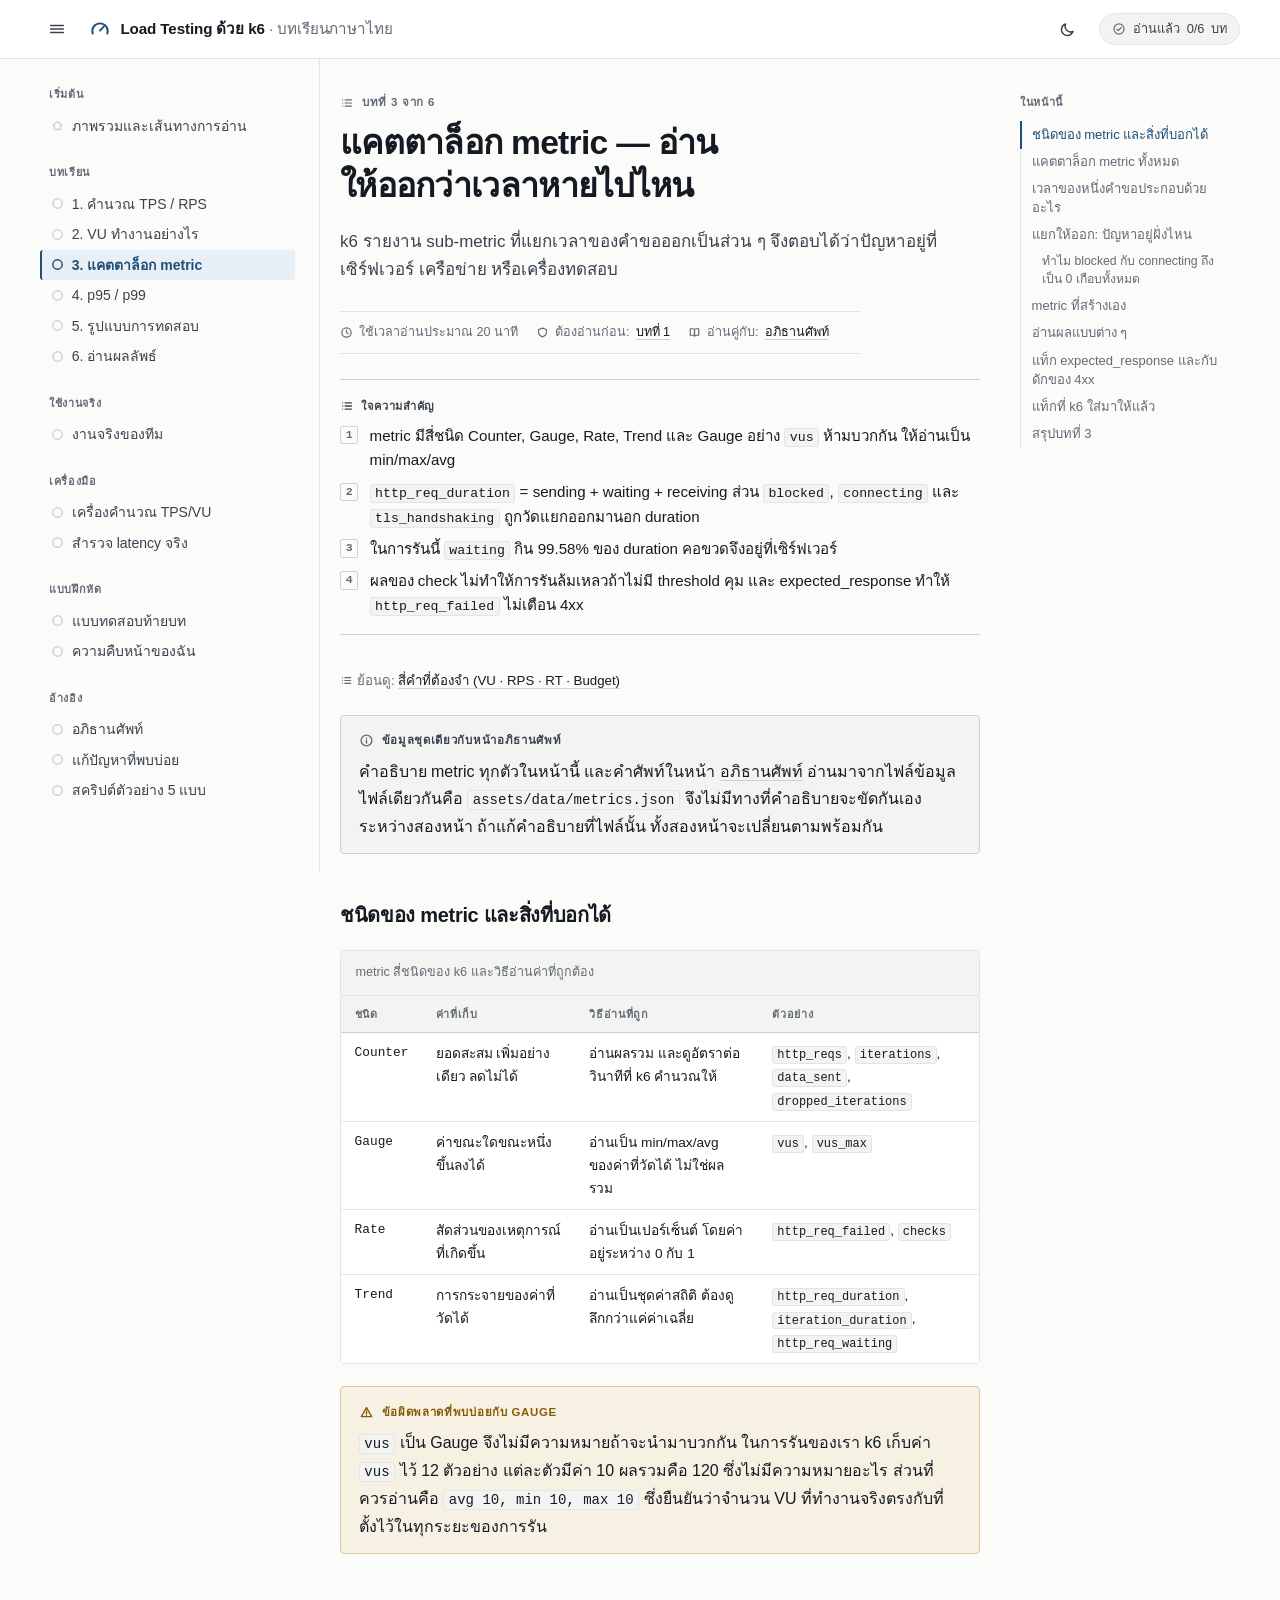
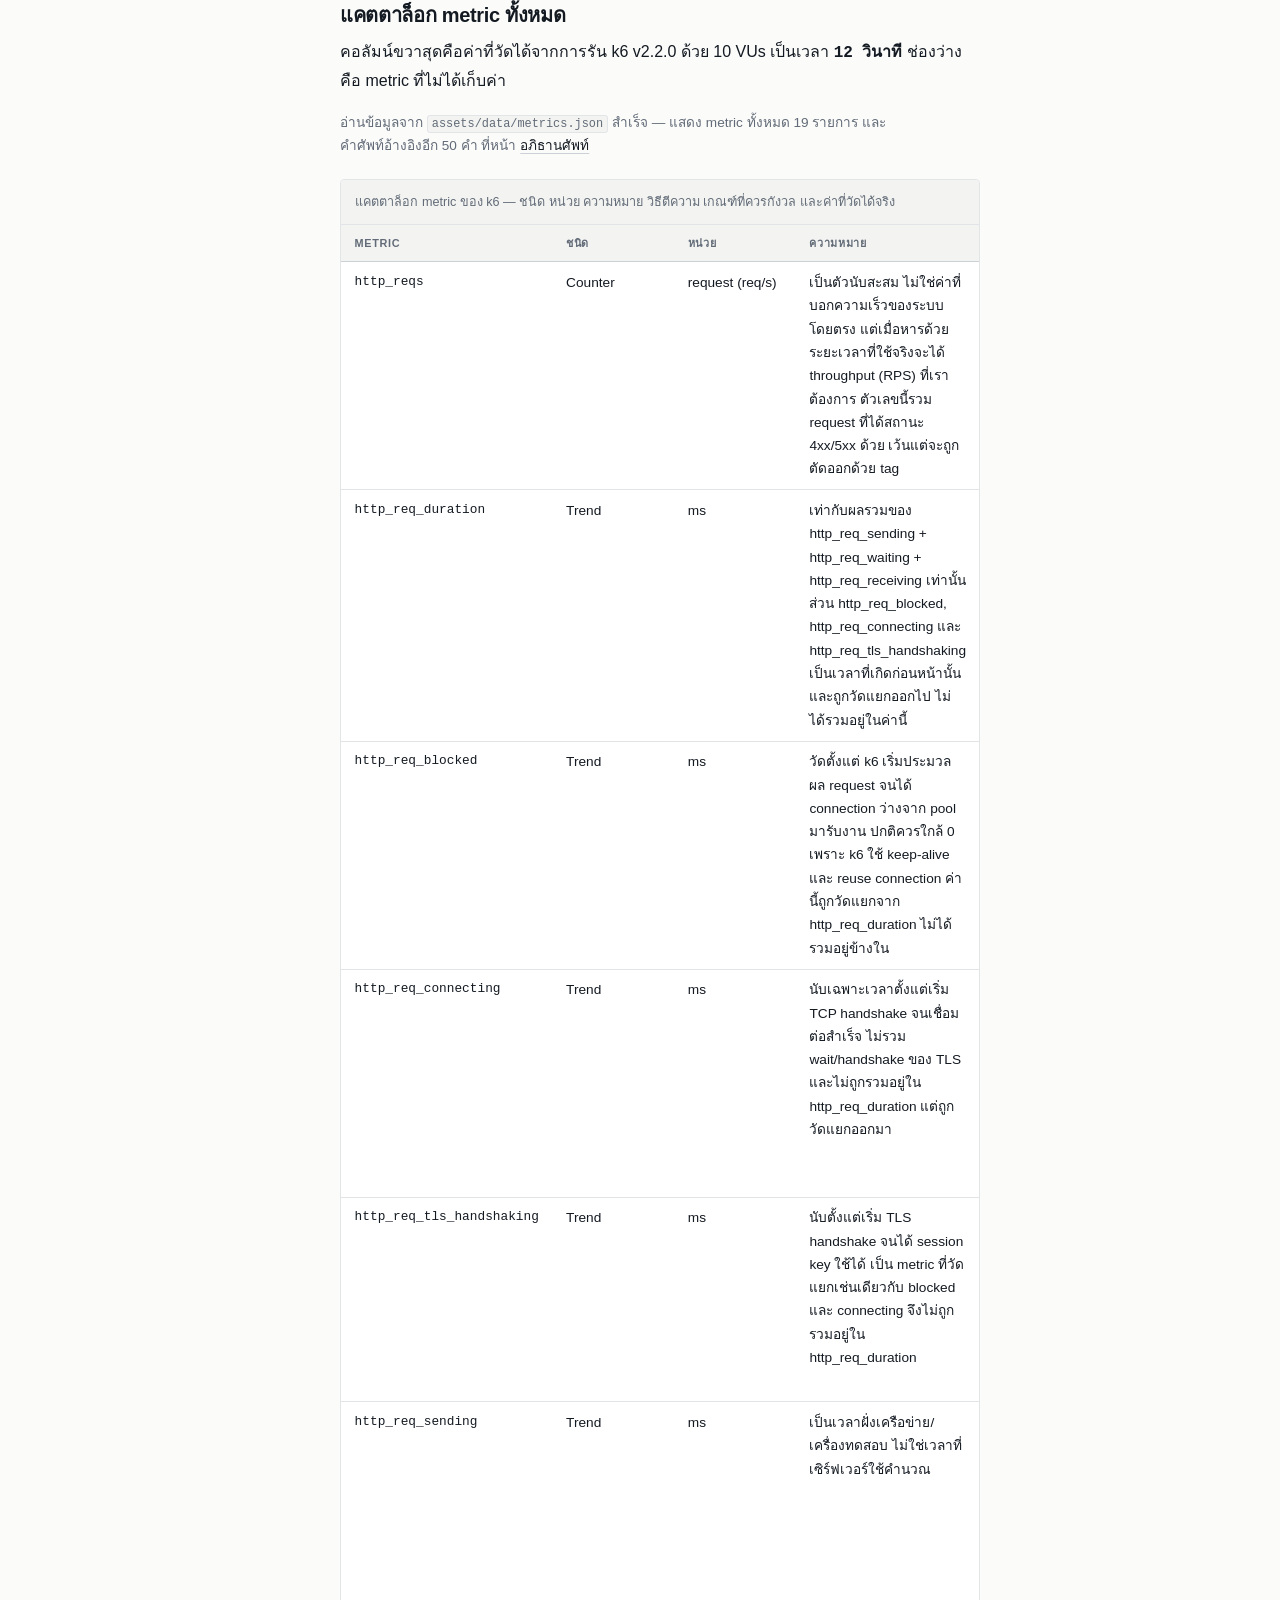
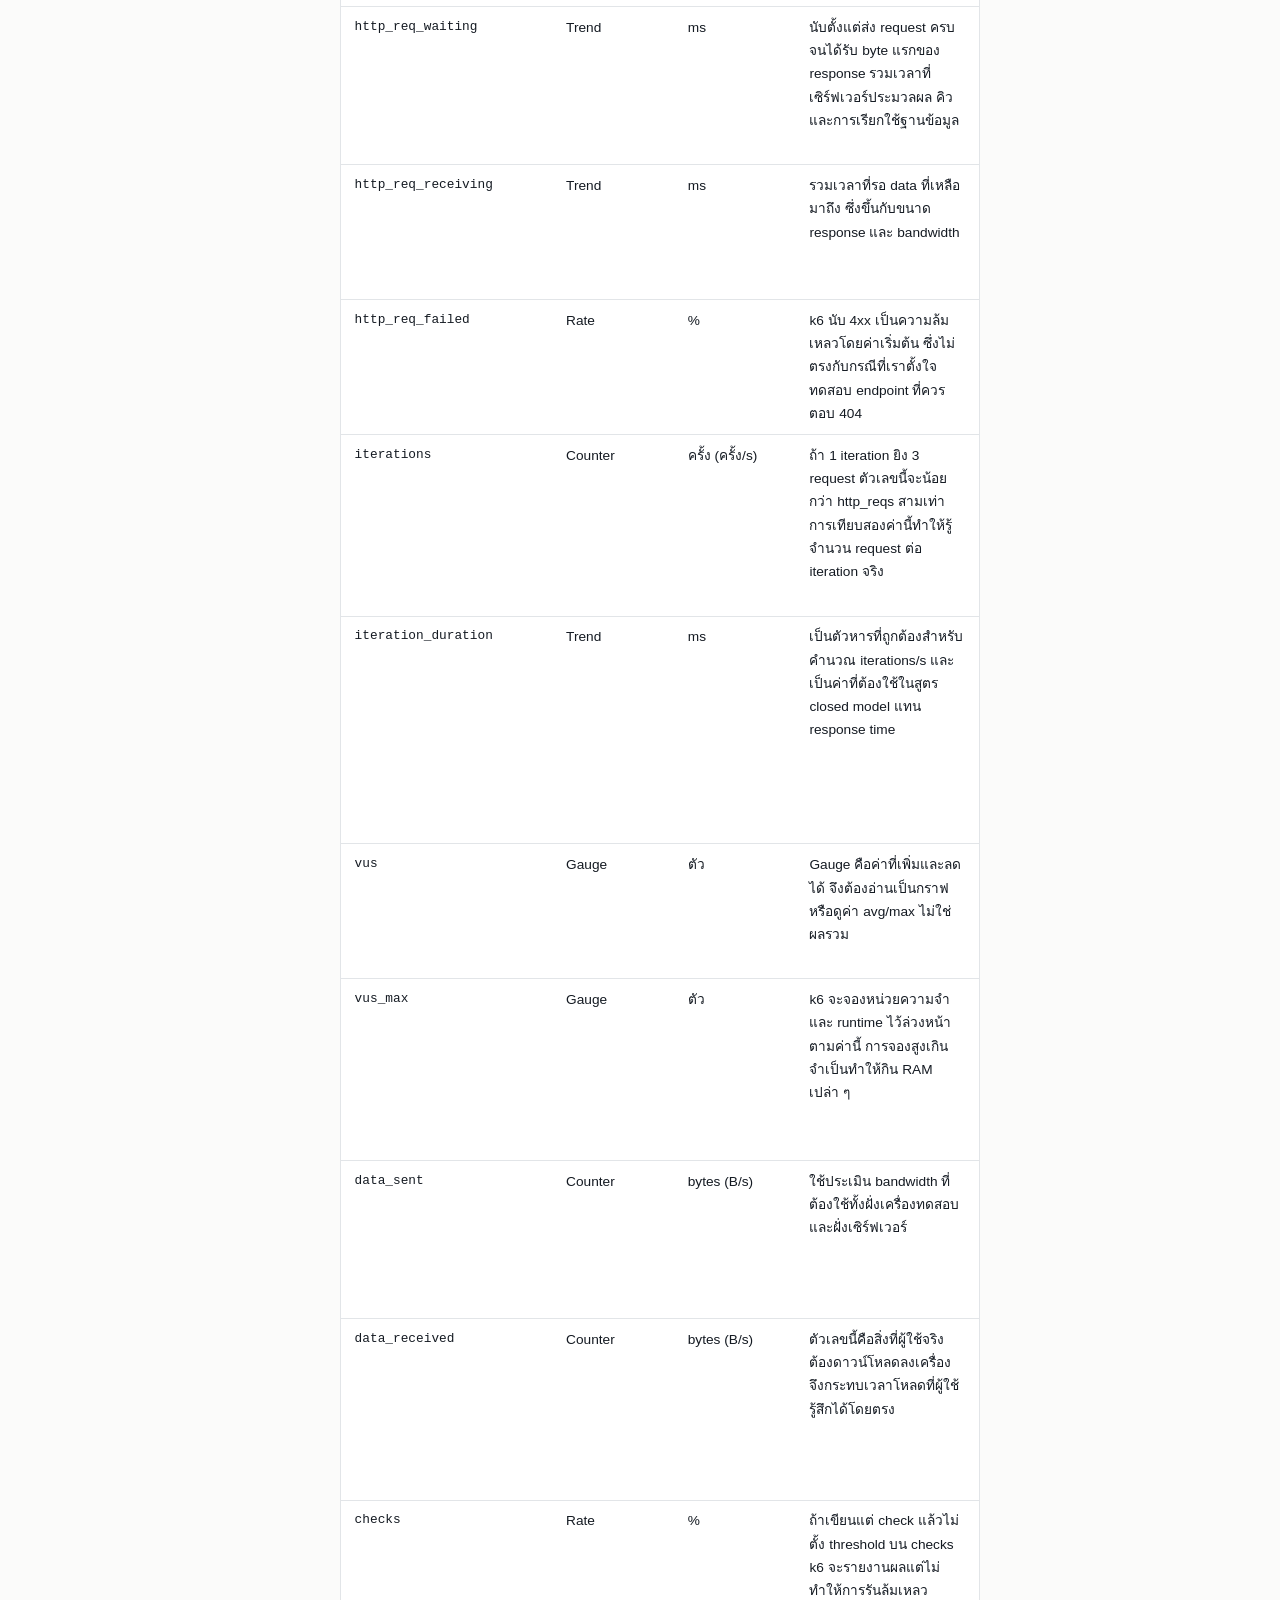
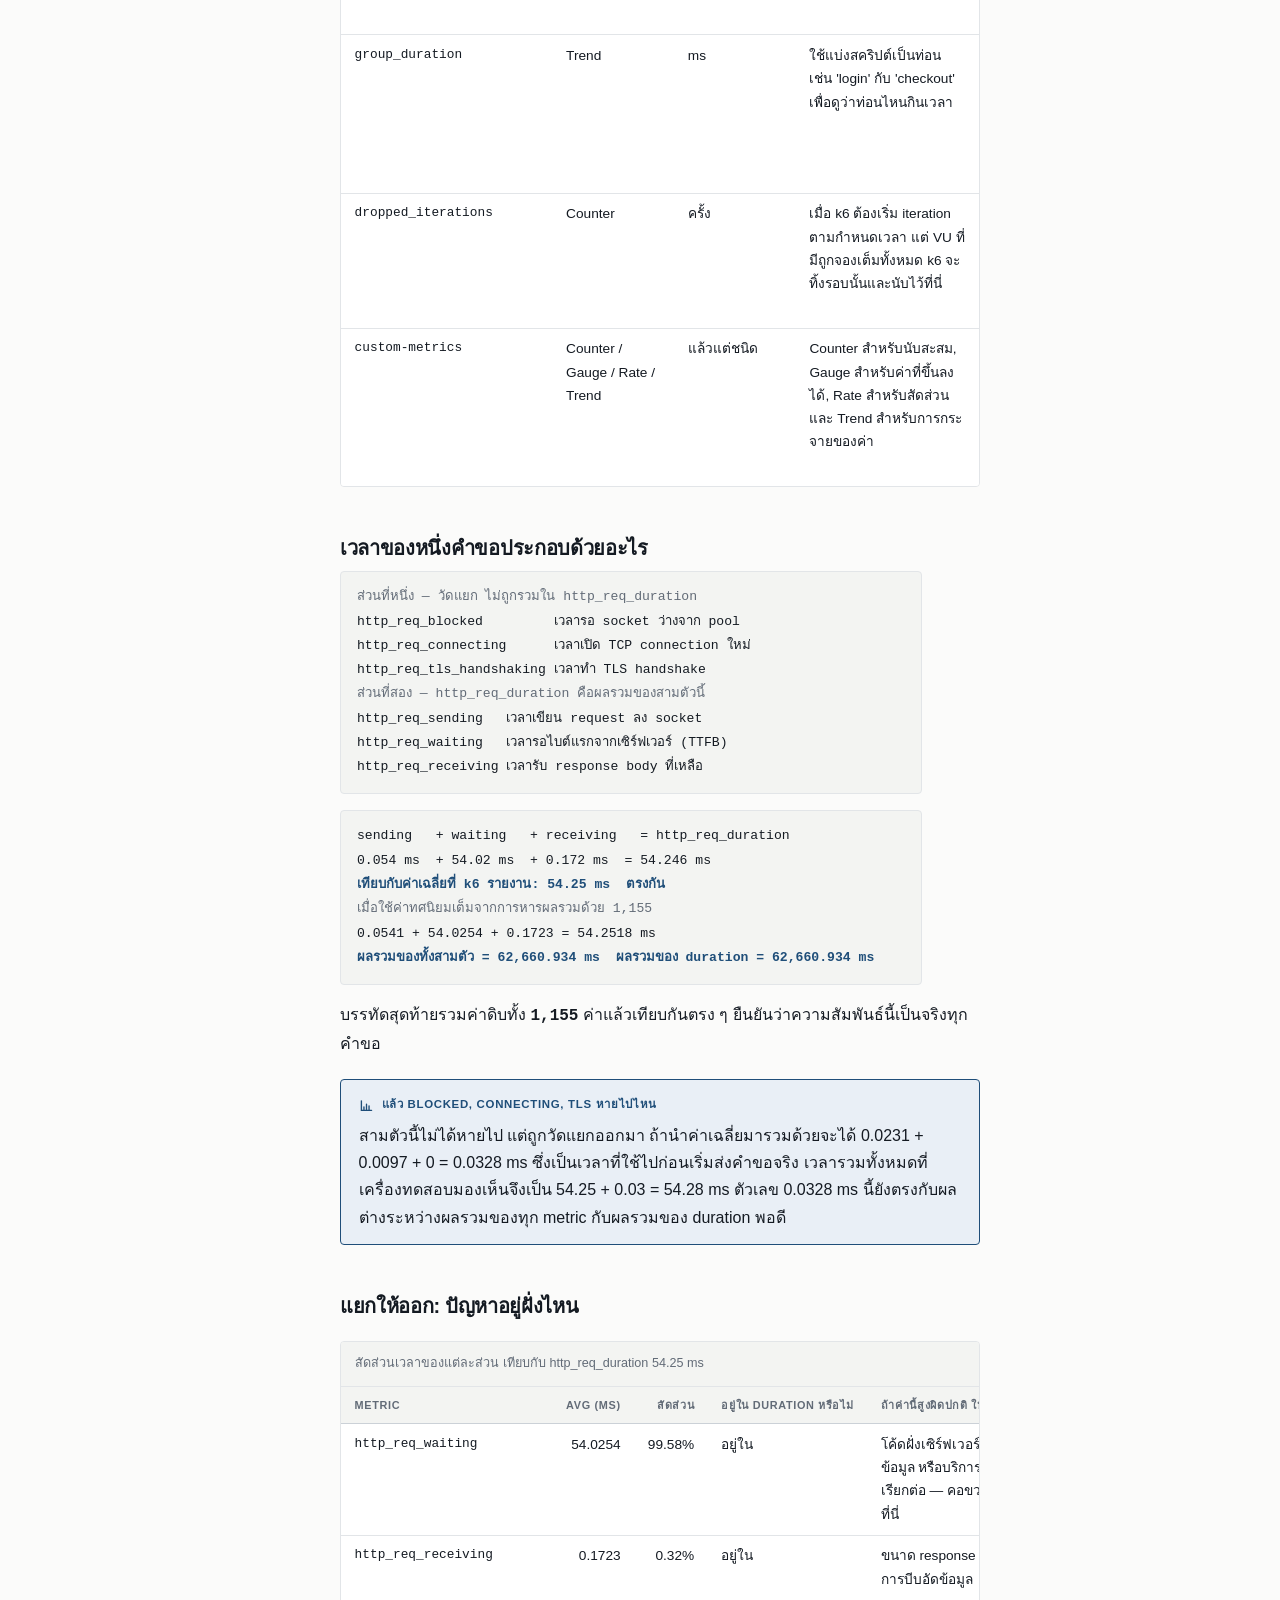
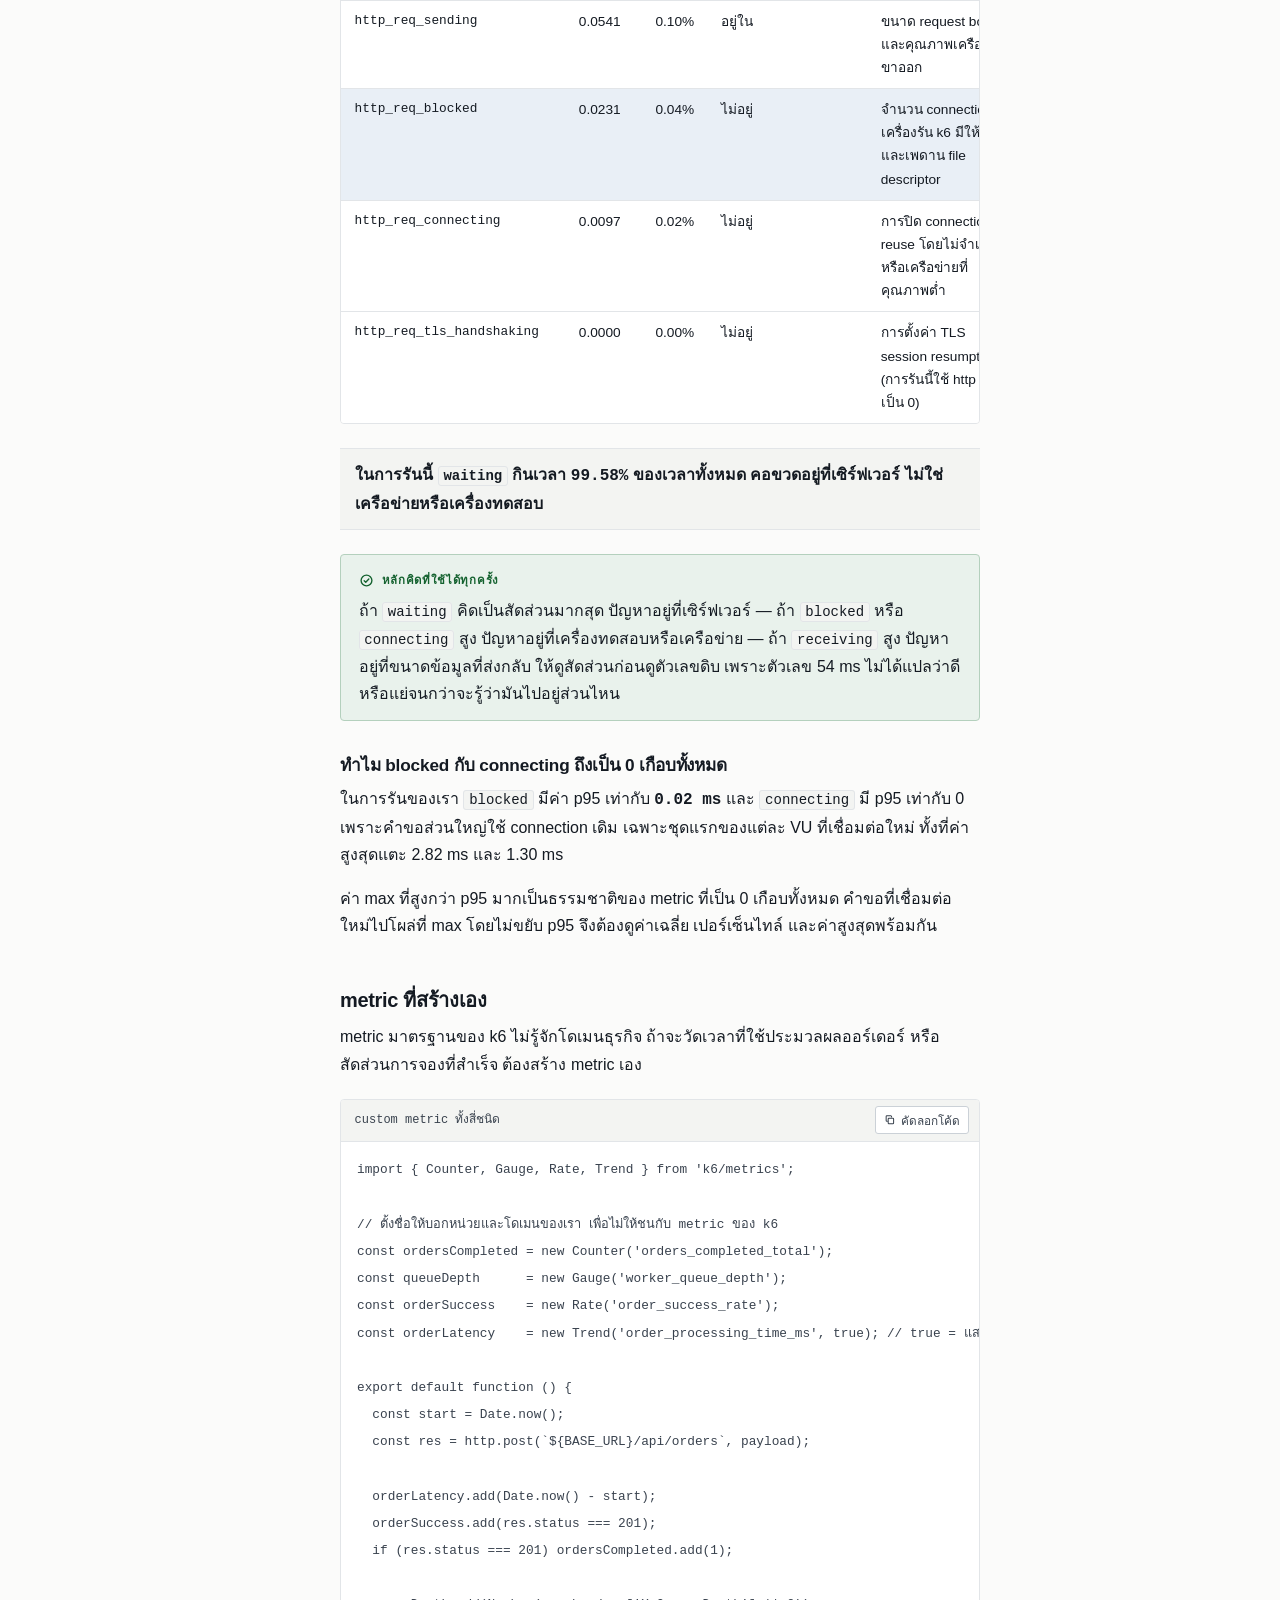
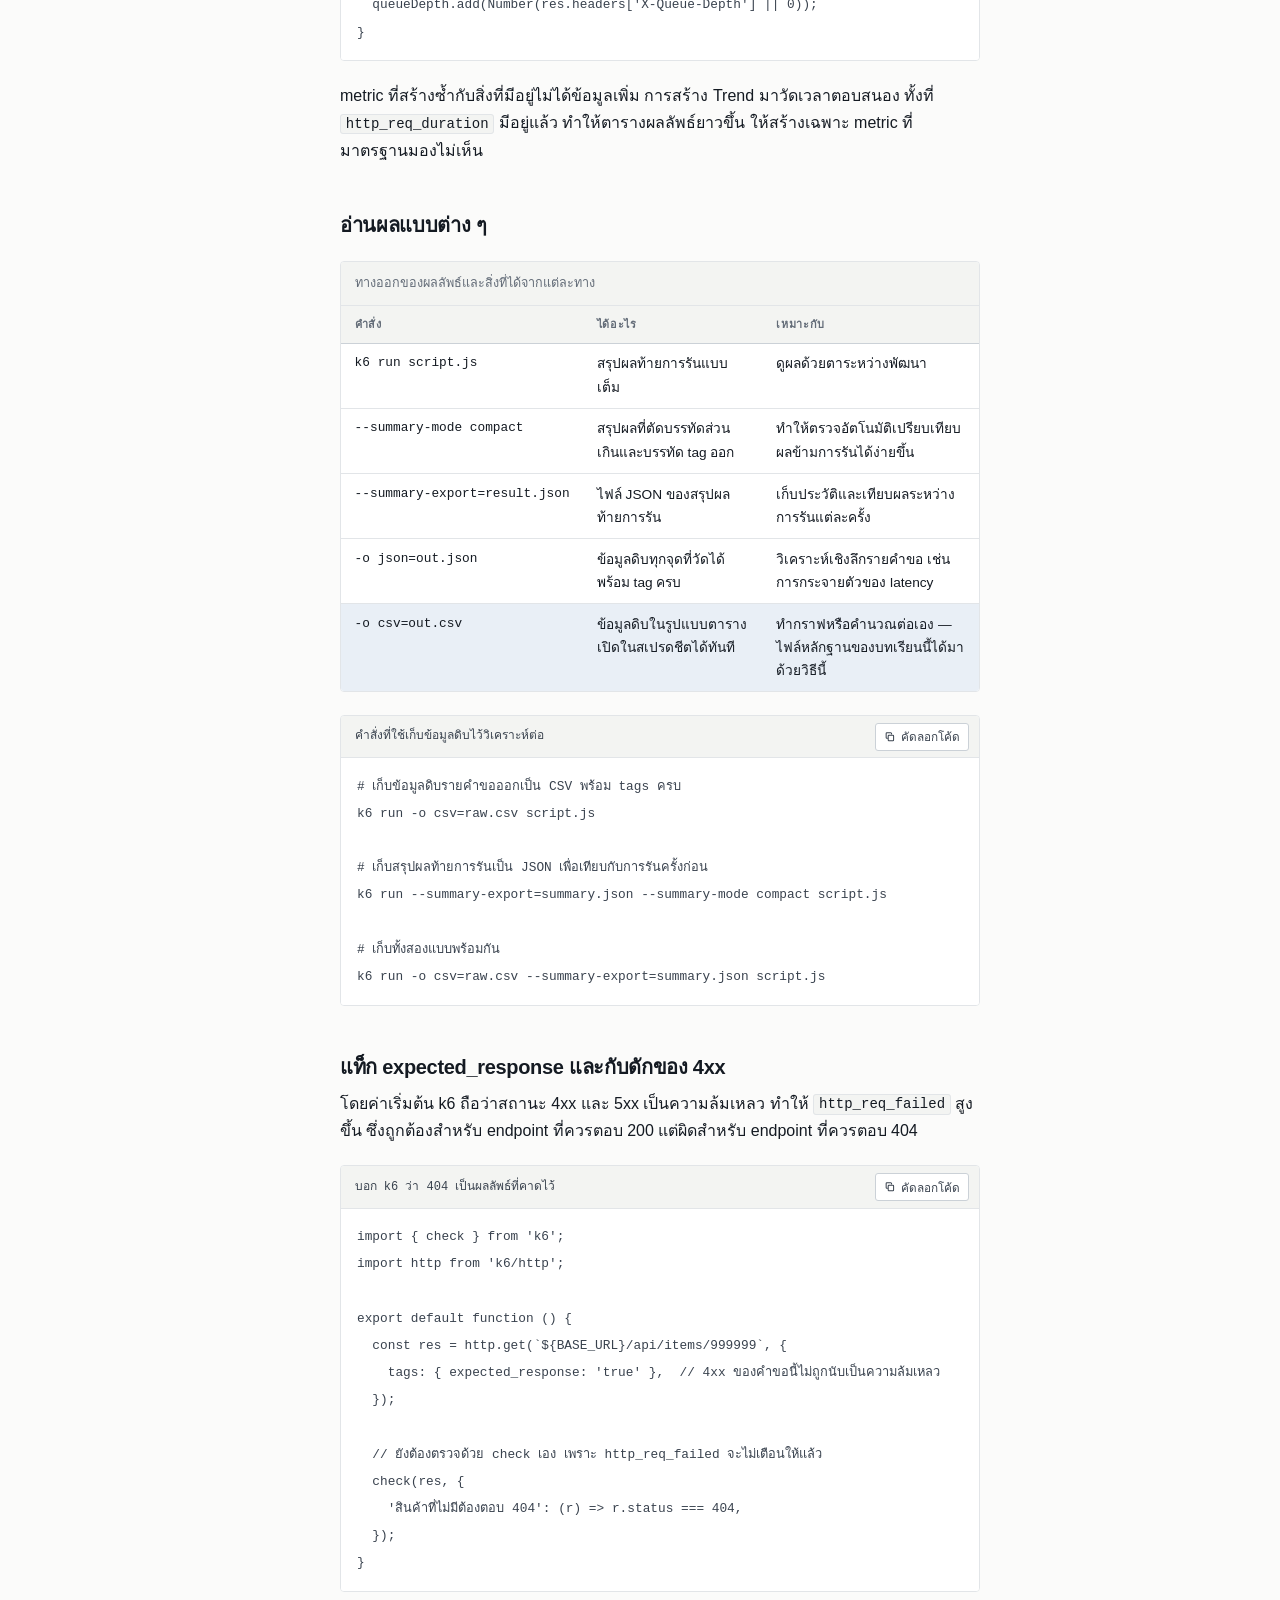
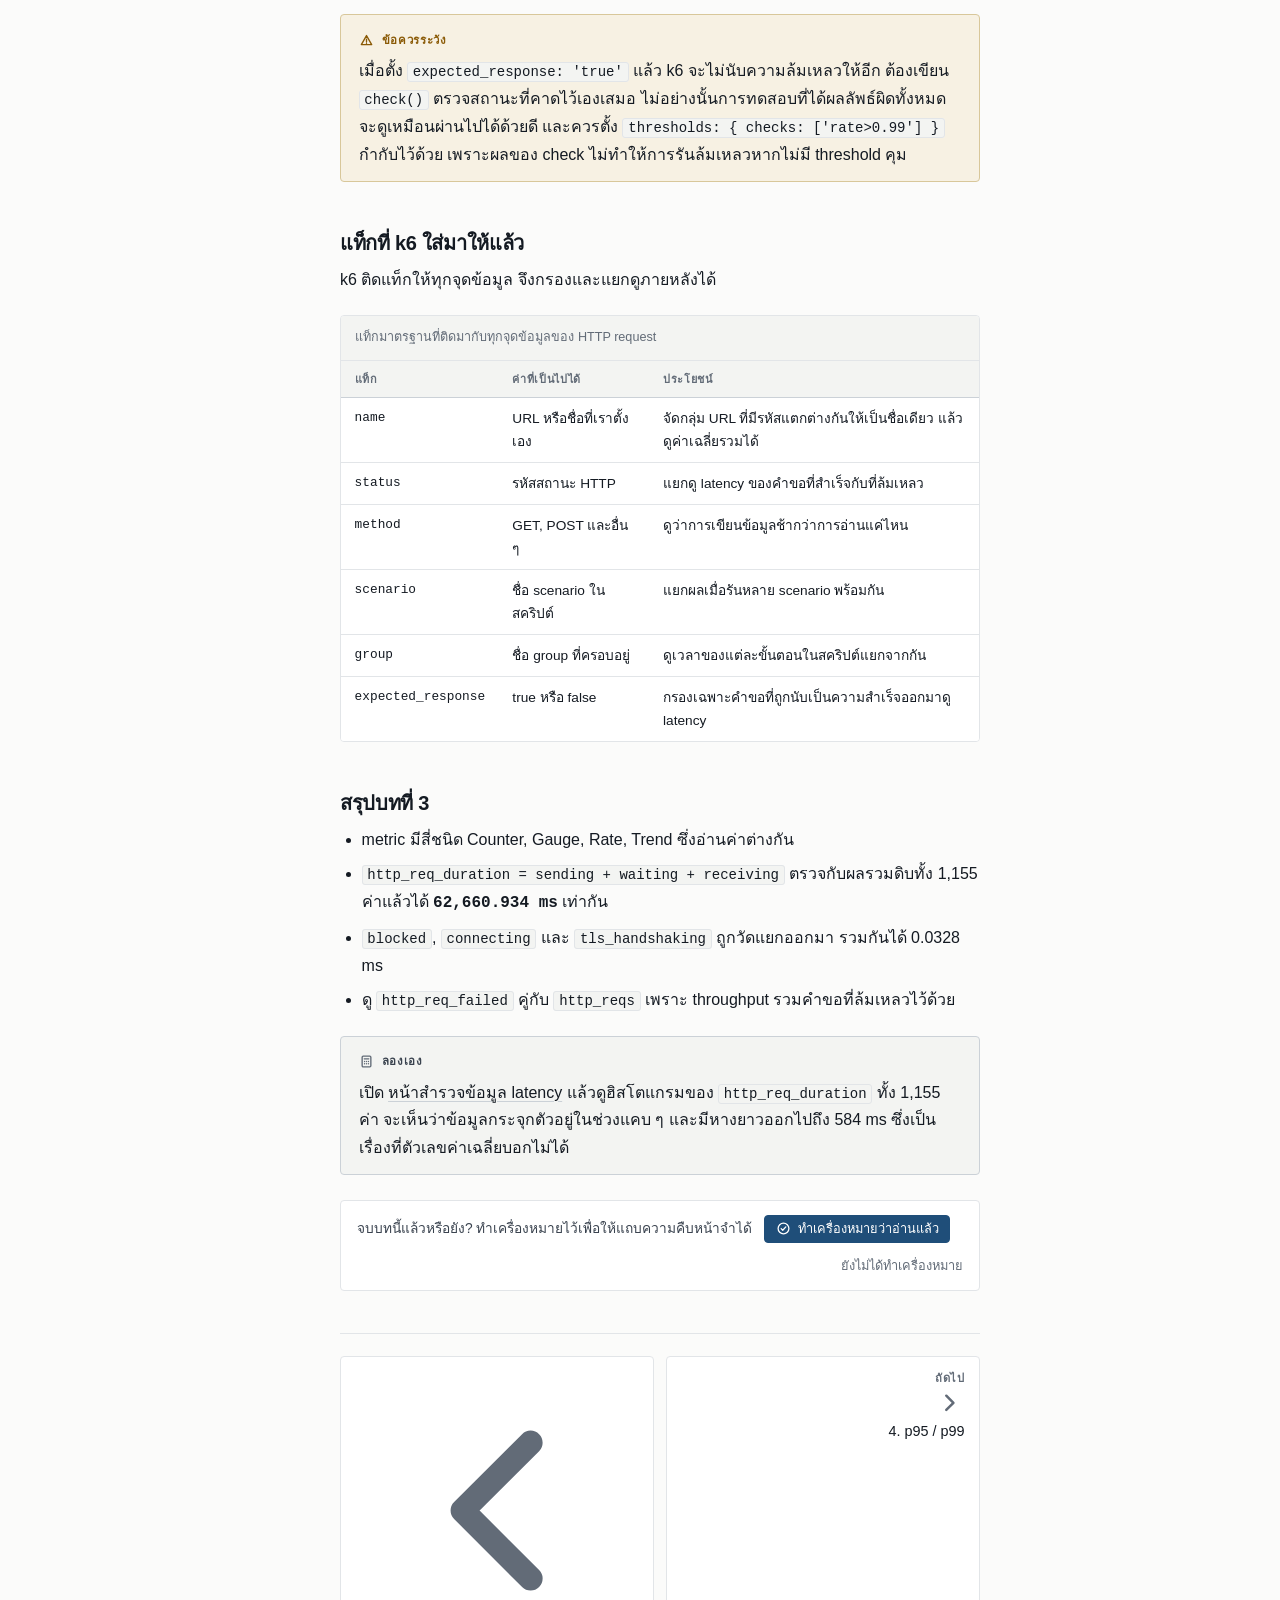
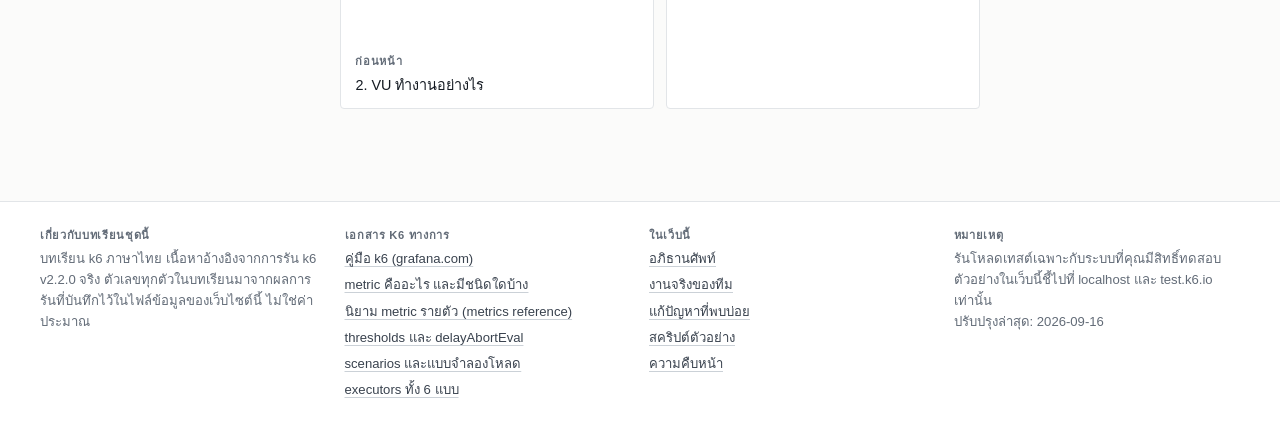
<file: lessons/03-metrics.html>
<!DOCTYPE html>
<html lang="th">
<head>
<meta charset="utf-8">
<meta name="viewport" content="width=device-width, initial-scale=1">
<title>บทที่ 3 — แคตตาล็อก metric ของ k6 | Load Testing ด้วย k6</title>
<meta name="description" content="รายการ metric ทั้งหมดที่ k6 รายงาน พร้อมชนิด หน่วย วิธีตีความ และเกณฑ์ที่ควรกังวล รวมถึงวิธีแยกว่าปัญหาอยู่ฝั่งเซิร์ฟเวอร์หรือฝั่งเครือข่าย">
<link rel="icon" type="image/svg+xml" href="../favicon.svg">
<script>/* ตั้งธีมก่อน CSS ถูกวาด — กันจอกะพริบขาวตอนโหลด */
(function(){try{var t=localStorage.getItem('ltk6.theme.v1');
if(t==='dark'||t==='light')document.documentElement.setAttribute('data-theme',t);}catch(e){}})();</script>
<link rel="stylesheet" href="../assets/css/main.css">
</head>
<body data-page="03-metrics" data-root="../">

<a class="skip-link" href="#main">ข้ามไปที่เนื้อหาหลัก</a>

<header class="topbar" id="topbar"></header>

<noscript>
  <div class="empty-state" style="margin:16px">
    ต้องเปิด JavaScript เพื่อดูเมนูและตาราง metric ของหน้านี้
  </div>
</noscript>

<div class="shell">

  <nav class="sidebar" id="sidebar" aria-label="เมนูหลัก"></nav>

  <main class="article" id="main">

    <p class="eyebrow">
      <svg viewBox="0 0 20 20" fill="none" stroke="currentColor" stroke-width="1.7" stroke-linecap="round" stroke-linejoin="round" aria-hidden="true" style="width:14px;height:14px"><path d="M7.4 5.6h9M7.4 10h9M7.4 14.4h9"/><path d="M3.8 5.6h.01M3.8 10h.01M3.8 14.4h.01"/></svg>
      บทที่ 3 จาก 6
    </p>

    <h1>แคตตาล็อก metric — อ่านให้ออกว่าเวลาหายไปไหน</h1>

    <p class="lede">
      k6 รายงาน sub-metric ที่แยกเวลาของคำขอออกเป็นส่วน ๆ จึงตอบได้ว่าปัญหาอยู่ที่
      เซิร์ฟเวอร์ เครือข่าย หรือเครื่องทดสอบ
    </p>

    <div class="section-meta">
      <div>
        <svg viewBox="0 0 20 20" fill="none" stroke="currentColor" stroke-width="1.8" stroke-linecap="round" stroke-linejoin="round" aria-hidden="true"><circle cx="10" cy="10" r="7.2"/><path d="M10 6.2V10l2.6 1.6"/></svg>
        ใช้เวลาอ่านประมาณ 20 นาที
      </div>
      <div>
        <svg viewBox="0 0 20 20" fill="none" stroke="currentColor" stroke-width="1.8" stroke-linecap="round" stroke-linejoin="round" aria-hidden="true"><path d="M10 3.2l6 2.2v4.4c0 3.3-2.4 5.9-6 7-3.6-1.1-6-3.7-6-7V5.4z"/></svg>
        ต้องอ่านก่อน: <a href="01-tps.html">บทที่ 1</a>
      </div>
      <div>
        <svg viewBox="0 0 20 20" fill="none" stroke="currentColor" stroke-width="1.8" stroke-linecap="round" stroke-linejoin="round" aria-hidden="true"><path d="M3.5 4.2h4.3c1.2 0 2.2.9 2.2 2.1v9.5c0-.9-.8-1.6-1.8-1.6H3.5z"/><path d="M16.5 4.2h-4.3c-1.2 0-2.2.9-2.2 2.1v9.5c0-.9.8-1.6 1.8-1.6h4.7z"/></svg>
        อ่านคู่กับ: <a href="../glossary.html">อภิธานศัพท์</a>
      </div>
    </div>

    <div class="takeaways">
      <p class="takeaways__title">
        <svg viewBox="0 0 20 20" fill="none" stroke="currentColor" stroke-width="1.8" stroke-linecap="round" stroke-linejoin="round" aria-hidden="true"><path d="M7.4 5.6h9M7.4 10h9M7.4 14.4h9"/><path d="M3.8 5.6h.01M3.8 10h.01M3.8 14.4h.01"/></svg>
        ใจความสำคัญ
      </p>
      <ol>
        <li>metric มีสี่ชนิด Counter, Gauge, Rate, Trend และ Gauge อย่าง <code>vus</code> ห้ามบวกกัน ให้อ่านเป็น min/max/avg</li>
        <li><code>http_req_duration</code> = sending + waiting + receiving ส่วน <code>blocked</code>, <code>connecting</code> และ <code>tls_handshaking</code> ถูกวัดแยกออกมานอก duration</li>
        <li>ในการรันนี้ <code>waiting</code> กิน 99.58% ของ duration คอขวดจึงอยู่ที่เซิร์ฟเวอร์</li>
        <li>ผลของ check ไม่ทำให้การรันล้มเหลวถ้าไม่มี threshold คุม และ expected_response ทำให้ <code>http_req_failed</code> ไม่เตือน 4xx</li>
      </ol>
    </div>

    <p class="recall"><svg viewBox="0 0 20 20" fill="none" stroke="currentColor" stroke-width="1.8" stroke-linecap="round" stroke-linejoin="round" aria-hidden="true"><path d="M7.4 5.6h9M7.4 10h9M7.4 14.4h9"/><path d="M3.8 5.6h.01M3.8 10h.01M3.8 14.4h.01"/></svg>ย้อนดู: <a href="../index.html#four-words">สี่คำที่ต้องจำ (VU · RPS · RT · Budget)</a></p>

    <div class="callout callout--note">
      <div class="callout__head">
        <svg viewBox="0 0 20 20" fill="none" stroke="currentColor" stroke-width="1.8" stroke-linecap="round" stroke-linejoin="round" aria-hidden="true"><circle cx="10" cy="10" r="7.2"/><path d="M10 9.2v4.3M10 6.7h.01"/></svg>
        <span class="label">ข้อมูลชุดเดียวกับหน้าอภิธานศัพท์</span>
      </div>
      <p>
        คำอธิบาย metric ทุกตัวในหน้านี้ และคำศัพท์ในหน้า
        <a href="../glossary.html">อภิธานศัพท์</a> อ่านมาจากไฟล์ข้อมูลไฟล์เดียวกันคือ
        <code>assets/data/metrics.json</code> จึงไม่มีทางที่คำอธิบายจะขัดกันเองระหว่างสองหน้า
        ถ้าแก้คำอธิบายที่ไฟล์นั้น ทั้งสองหน้าจะเปลี่ยนตามพร้อมกัน
      </p>
    </div>

    <h2 id="types">ชนิดของ metric และสิ่งที่บอกได้</h2>

    <div class="table-wrap">
      <table class="data">
        <caption>metric สี่ชนิดของ k6 และวิธีอ่านค่าที่ถูกต้อง</caption>
        <thead>
          <tr>
            <th>ชนิด</th>
            <th class="wrap">ค่าที่เก็บ</th>
            <th class="wrap">วิธีอ่านที่ถูก</th>
            <th class="wrap">ตัวอย่าง</th>
          </tr>
        </thead>
        <tbody>
          <tr>
            <td class="code-cell">Counter</td>
            <td class="wrap">ยอดสะสม เพิ่มอย่างเดียว ลดไม่ได้</td>
            <td class="wrap">อ่านผลรวม และดูอัตราต่อวินาทีที่ k6 คำนวณให้</td>
            <td class="wrap"><code>http_reqs</code>, <code>iterations</code>, <code>data_sent</code>, <code>dropped_iterations</code></td>
          </tr>
          <tr>
            <td class="code-cell">Gauge</td>
            <td class="wrap">ค่าขณะใดขณะหนึ่ง ขึ้นลงได้</td>
            <td class="wrap">อ่านเป็น min/max/avg ของค่าที่วัดได้ ไม่ใช่ผลรวม</td>
            <td class="wrap"><code>vus</code>, <code>vus_max</code></td>
          </tr>
          <tr>
            <td class="code-cell">Rate</td>
            <td class="wrap">สัดส่วนของเหตุการณ์ที่เกิดขึ้น</td>
            <td class="wrap">อ่านเป็นเปอร์เซ็นต์ โดยค่าอยู่ระหว่าง 0 กับ 1</td>
            <td class="wrap"><code>http_req_failed</code>, <code>checks</code></td>
          </tr>
          <tr>
            <td class="code-cell">Trend</td>
            <td class="wrap">การกระจายของค่าที่วัดได้</td>
            <td class="wrap">อ่านเป็นชุดค่าสถิติ ต้องดูลึกกว่าแค่ค่าเฉลี่ย</td>
            <td class="wrap"><code>http_req_duration</code>, <code>iteration_duration</code>, <code>http_req_waiting</code></td>
          </tr>
        </tbody>
      </table>
    </div>

    <div class="callout callout--warn">
      <div class="callout__head">
        <svg viewBox="0 0 20 20" fill="none" stroke="currentColor" stroke-width="1.8" stroke-linecap="round" stroke-linejoin="round" aria-hidden="true"><path d="M10 3.4l6.9 12H3.1z"/><path d="M10 8.2v3.4M10 13.6h.01"/></svg>
        <span class="label">ข้อผิดพลาดที่พบบ่อยกับ Gauge</span>
      </div>
      <p>
        <code>vus</code> เป็น Gauge จึงไม่มีความหมายถ้าจะนำมาบวกกัน
        ในการรันของเรา k6 เก็บค่า <code>vus</code> ไว้ 12 ตัวอย่าง แต่ละตัวมีค่า 10
        ผลรวมคือ 120 ซึ่งไม่มีความหมายอะไร ส่วนที่ควรอ่านคือ <code>avg 10, min 10, max 10</code>
        ซึ่งยืนยันว่าจำนวน VU ที่ทำงานจริงตรงกับที่ตั้งไว้ในทุกระยะของการรัน
      </p>
    </div>

    <h2 id="catalog">แคตตาล็อก metric ทั้งหมด</h2>

    <p>
      คอลัมน์ขวาสุดคือค่าที่วัดได้จากการรัน k6 v2.2.0 ด้วย 10 VUs เป็นเวลา
      <span class="key-figure">12 วินาที</span> ช่องว่างคือ metric ที่ไม่ได้เก็บค่า
    </p>

    <p id="catalog-status" class="muted" style="font-size:.85rem">กำลังอ่านไฟล์ข้อมูล metric</p>
    <div id="metric-table-host" class="bleed"></div>

    <h2 id="duration-identity">เวลาของหนึ่งคำขอประกอบด้วยอะไร</h2>

    <div class="working">
      <span class="w-line w-label">ส่วนที่หนึ่ง — วัดแยก ไม่ถูกรวมใน http_req_duration</span>
      <span class="w-line">http_req_blocked         เวลารอ socket ว่างจาก pool</span>
      <span class="w-line">http_req_connecting      เวลาเปิด TCP connection ใหม่</span>
      <span class="w-line">http_req_tls_handshaking เวลาทำ TLS handshake</span>
      <span class="w-line"></span>
      <span class="w-line w-label">ส่วนที่สอง — http_req_duration คือผลรวมของสามตัวนี้</span>
      <span class="w-line">http_req_sending   เวลาเขียน request ลง socket</span>
      <span class="w-line">http_req_waiting   เวลารอไบต์แรกจากเซิร์ฟเวอร์ (TTFB)</span>
      <span class="w-line">http_req_receiving เวลารับ response body ที่เหลือ</span>
    </div>

    <div class="working">
      <span class="w-line">sending   + waiting   + receiving   = http_req_duration</span>
      <span class="w-line">0.054 ms  + 54.02 ms  + 0.172 ms  = 54.246 ms</span>
      <span class="w-line w-result">เทียบกับค่าเฉลี่ยที่ k6 รายงาน: 54.25 ms  ตรงกัน</span>
      <span class="w-line"></span>
      <span class="w-line w-label">เมื่อใช้ค่าทศนิยมเต็มจากการหารผลรวมด้วย 1,155</span>
      <span class="w-line">0.0541 + 54.0254 + 0.1723 = 54.2518 ms</span>
      <span class="w-line w-result">ผลรวมของทั้งสามตัว = 62,660.934 ms  ผลรวมของ duration = 62,660.934 ms</span>
    </div>

    <p>
      บรรทัดสุดท้ายรวมค่าดิบทั้ง <span class="key-figure">1,155</span> ค่าแล้วเทียบกันตรง ๆ
      ยืนยันว่าความสัมพันธ์นี้เป็นจริงทุกคำขอ
    </p>

    <div class="callout callout--evidence">
      <div class="callout__head">
        <svg viewBox="0 0 20 20" fill="none" stroke="currentColor" stroke-width="1.8" stroke-linecap="round" stroke-linejoin="round" aria-hidden="true"><path d="M3.2 16.4V3.8"/><path d="M3.2 16.4h13.6"/><path d="M6.6 16.4v-4.6M10 16.4V8.2M13.4 16.4v-6"/></svg>
        <span class="label">แล้ว blocked, connecting, tls หายไปไหน</span>
      </div>
      <p>
        สามตัวนี้ไม่ได้หายไป แต่ถูกวัดแยกออกมา ถ้านำค่าเฉลี่ยมารวมด้วยจะได้
        0.0231 + 0.0097 + 0 = 0.0328 ms ซึ่งเป็นเวลาที่ใช้ไปก่อนเริ่มส่งคำขอจริง
        เวลารวมทั้งหมดที่เครื่องทดสอบมองเห็นจึงเป็น 54.25 + 0.03 = 54.28 ms
        ตัวเลข 0.0328 ms นี้ยังตรงกับผลต่างระหว่างผลรวมของทุก metric กับผลรวมของ duration พอดี
      </p>
    </div>

    <h2 id="where-time-goes">แยกให้ออก: ปัญหาอยู่ฝั่งไหน</h2>

    <div class="table-wrap">
      <table class="data">
        <caption>สัดส่วนเวลาของแต่ละส่วน เทียบกับ http_req_duration 54.25 ms</caption>
        <thead>
          <tr>
            <th>metric</th>
            <th class="num">avg (ms)</th>
            <th class="num">สัดส่วน</th>
            <th class="wrap">อยู่ใน duration หรือไม่</th>
            <th class="wrap">ถ้าค่านี้สูงผิดปกติ ให้ไปดูที่</th>
          </tr>
        </thead>
        <tbody>
          <tr>
            <td class="code-cell">http_req_waiting</td>
            <td class="num">54.0254</td>
            <td class="num">99.58%</td>
            <td class="wrap">อยู่ใน</td>
            <td class="wrap">โค้ดฝั่งเซิร์ฟเวอร์ ฐานข้อมูล หรือบริการที่ถูกเรียกต่อ — คอขวดอยู่ที่นี่</td>
          </tr>
          <tr>
            <td class="code-cell">http_req_receiving</td>
            <td class="num">0.1723</td>
            <td class="num">0.32%</td>
            <td class="wrap">อยู่ใน</td>
            <td class="wrap">ขนาด response และการบีบอัดข้อมูล</td>
          </tr>
          <tr>
            <td class="code-cell">http_req_sending</td>
            <td class="num">0.0541</td>
            <td class="num">0.10%</td>
            <td class="wrap">อยู่ใน</td>
            <td class="wrap">ขนาด request body และคุณภาพเครือข่ายขาออก</td>
          </tr>
          <tr class="row-accent">
            <td class="code-cell">http_req_blocked</td>
            <td class="num">0.0231</td>
            <td class="num">0.04%</td>
            <td class="wrap">ไม่อยู่</td>
            <td class="wrap">จำนวน connection ที่เครื่องรัน k6 มีให้ใช้ และเพดาน file descriptor</td>
          </tr>
          <tr>
            <td class="code-cell">http_req_connecting</td>
            <td class="num">0.0097</td>
            <td class="num">0.02%</td>
            <td class="wrap">ไม่อยู่</td>
            <td class="wrap">การปิด connection reuse โดยไม่จำเป็น หรือเครือข่ายที่คุณภาพต่ำ</td>
          </tr>
          <tr>
            <td class="code-cell">http_req_tls_handshaking</td>
            <td class="num">0.0000</td>
            <td class="num">0.00%</td>
            <td class="wrap">ไม่อยู่</td>
            <td class="wrap">การตั้งค่า TLS session resumption (การรันนี้ใช้ http จึงเป็น 0)</td>
          </tr>
        </tbody>
      </table>
    </div>

    <p class="keypoint">
      ในการรันนี้ <code>waiting</code> กินเวลา <span class="key-figure">99.58%</span> ของเวลาทั้งหมด
      คอขวดอยู่ที่เซิร์ฟเวอร์ ไม่ใช่เครือข่ายหรือเครื่องทดสอบ
    </p>

    <div class="callout callout--ok">
      <div class="callout__head">
        <svg viewBox="0 0 20 20" fill="none" stroke="currentColor" stroke-width="1.8" stroke-linecap="round" stroke-linejoin="round" aria-hidden="true"><circle cx="10" cy="10" r="7.2"/><path d="M6.9 10.2l2.1 2.1 4.1-4.4"/></svg>
        <span class="label">หลักคิดที่ใช้ได้ทุกครั้ง</span>
      </div>
      <p>
        ถ้า <code>waiting</code> คิดเป็นสัดส่วนมากสุด ปัญหาอยู่ที่เซิร์ฟเวอร์ —
        ถ้า <code>blocked</code> หรือ <code>connecting</code> สูง ปัญหาอยู่ที่เครื่องทดสอบหรือเครือข่าย —
        ถ้า <code>receiving</code> สูง ปัญหาอยู่ที่ขนาดข้อมูลที่ส่งกลับ
        ให้ดูสัดส่วนก่อนดูตัวเลขดิบ เพราะตัวเลข 54 ms ไม่ได้แปลว่าดีหรือแย่จนกว่าจะรู้ว่ามันไปอยู่ส่วนไหน
      </p>
    </div>

    <h3 id="blocked-connecting-detail">ทำไม blocked กับ connecting ถึงเป็น 0 เกือบทั้งหมด</h3>

    <p>
      ในการรันของเรา <code>blocked</code> มีค่า p95 เท่ากับ <span class="key-figure">0.02 ms</span>
      และ <code>connecting</code> มี p95 เท่ากับ 0 เพราะคำขอส่วนใหญ่ใช้ connection เดิม
      เฉพาะชุดแรกของแต่ละ VU ที่เชื่อมต่อใหม่ ทั้งที่ค่าสูงสุดแตะ 2.82 ms และ 1.30 ms
    </p>

    <p>
      ค่า max ที่สูงกว่า p95 มากเป็นธรรมชาติของ metric ที่เป็น 0 เกือบทั้งหมด
      คำขอที่เชื่อมต่อใหม่ไปโผล่ที่ max โดยไม่ขยับ p95 จึงต้องดูค่าเฉลี่ย
      เปอร์เซ็นไทล์ และค่าสูงสุดพร้อมกัน
    </p>

    <h2 id="custom-metrics">metric ที่สร้างเอง</h2>

    <p>
      metric มาตรฐานของ k6 ไม่รู้จักโดเมนธุรกิจ ถ้าจะวัดเวลาที่ใช้ประมวลผลออร์เดอร์
      หรือสัดส่วนการจองที่สำเร็จ ต้องสร้าง metric เอง
    </p>

    <div class="code-block">
      <div class="code-block__head">
        <span class="code-block__title">custom metric ทั้งสี่ชนิด</span>
      </div>
      <pre><code>import { Counter, Gauge, Rate, Trend } from 'k6/metrics';

// ตั้งชื่อให้บอกหน่วยและโดเมนของเรา เพื่อไม่ให้ชนกับ metric ของ k6
const ordersCompleted = new Counter('orders_completed_total');
const queueDepth      = new Gauge('worker_queue_depth');
const orderSuccess    = new Rate('order_success_rate');
const orderLatency    = new Trend('order_processing_time_ms', true); // true = แสดงเป็น ms

export default function () {
  const start = Date.now();
  const res = http.post(`${BASE_URL}/api/orders`, payload);

  orderLatency.add(Date.now() - start);
  orderSuccess.add(res.status === 201);
  if (res.status === 201) ordersCompleted.add(1);

  queueDepth.add(Number(res.headers['X-Queue-Depth'] || 0));
}</code></pre>
    </div>

    <p>
      metric ที่สร้างซ้ำกับสิ่งที่มีอยู่ไม่ได้ข้อมูลเพิ่ม การสร้าง Trend มาวัดเวลาตอบสนอง
      ทั้งที่ <code>http_req_duration</code> มีอยู่แล้ว ทำให้ตารางผลลัพธ์ยาวขึ้น
      ให้สร้างเฉพาะ metric ที่มาตรฐานมองไม่เห็น
    </p>

    <h2 id="output-formats">อ่านผลแบบต่าง ๆ</h2>

    <div class="table-wrap">
      <table class="data">
        <caption>ทางออกของผลลัพธ์และสิ่งที่ได้จากแต่ละทาง</caption>
        <thead>
          <tr>
            <th class="wrap">คำสั่ง</th>
            <th class="wrap">ได้อะไร</th>
            <th class="wrap">เหมาะกับ</th>
          </tr>
        </thead>
        <tbody>
          <tr>
            <td class="code-cell">k6 run script.js</td>
            <td class="wrap">สรุปผลท้ายการรันแบบเต็ม</td>
            <td class="wrap">ดูผลด้วยตาระหว่างพัฒนา</td>
          </tr>
          <tr>
            <td class="code-cell">--summary-mode compact</td>
            <td class="wrap">สรุปผลที่ตัดบรรทัดส่วนเกินและบรรทัด tag ออก</td>
            <td class="wrap">ทำให้ตรวจอัตโนมัติเปรียบเทียบผลข้ามการรันได้ง่ายขึ้น</td>
          </tr>
          <tr>
            <td class="code-cell">--summary-export=result.json</td>
            <td class="wrap">ไฟล์ JSON ของสรุปผลท้ายการรัน</td>
            <td class="wrap">เก็บประวัติและเทียบผลระหว่างการรันแต่ละครั้ง</td>
          </tr>
          <tr>
            <td class="code-cell">-o json=out.json</td>
            <td class="wrap">ข้อมูลดิบทุกจุดที่วัดได้ พร้อม tag ครบ</td>
            <td class="wrap">วิเคราะห์เชิงลึกรายคำขอ เช่นการกระจายตัวของ latency</td>
          </tr>
          <tr class="row-accent">
            <td class="code-cell">-o csv=out.csv</td>
            <td class="wrap">ข้อมูลดิบในรูปแบบตาราง เปิดในสเปรดชีตได้ทันที</td>
            <td class="wrap">ทำกราฟหรือคำนวณต่อเอง — ไฟล์หลักฐานของบทเรียนนี้ได้มาด้วยวิธีนี้</td>
          </tr>
        </tbody>
      </table>
    </div>

    <div class="code-block">
      <div class="code-block__head">
        <span class="code-block__title">คำสั่งที่ใช้เก็บข้อมูลดิบไว้วิเคราะห์ต่อ</span>
      </div>
      <pre><code># เก็บข้อมูลดิบรายคำขอออกเป็น CSV พร้อม tags ครบ
k6 run -o csv=raw.csv script.js

# เก็บสรุปผลท้ายการรันเป็น JSON เพื่อเทียบกับการรันครั้งก่อน
k6 run --summary-export=summary.json --summary-mode compact script.js

# เก็บทั้งสองแบบพร้อมกัน
k6 run -o csv=raw.csv --summary-export=summary.json script.js</code></pre>
    </div>

    <h2 id="expected-response">แท็ก expected_response และกับดักของ 4xx</h2>

    <p>
      โดยค่าเริ่มต้น k6 ถือว่าสถานะ 4xx และ 5xx เป็นความล้มเหลว ทำให้
      <code>http_req_failed</code> สูงขึ้น ซึ่งถูกต้องสำหรับ endpoint ที่ควรตอบ 200
      แต่ผิดสำหรับ endpoint ที่ควรตอบ 404
    </p>

    <div class="code-block">
      <div class="code-block__head">
        <span class="code-block__title">บอก k6 ว่า 404 เป็นผลลัพธ์ที่คาดไว้</span>
      </div>
      <pre><code>import { check } from 'k6';
import http from 'k6/http';

export default function () {
  const res = http.get(`${BASE_URL}/api/items/999999`, {
    tags: { expected_response: 'true' },  // 4xx ของคำขอนี้ไม่ถูกนับเป็นความล้มเหลว
  });

  // ยังต้องตรวจด้วย check เอง เพราะ http_req_failed จะไม่เตือนให้แล้ว
  check(res, {
    'สินค้าที่ไม่มีต้องตอบ 404': (r) => r.status === 404,
  });
}</code></pre>
    </div>

    <div class="callout callout--warn">
      <div class="callout__head">
        <svg viewBox="0 0 20 20" fill="none" stroke="currentColor" stroke-width="1.8" stroke-linecap="round" stroke-linejoin="round" aria-hidden="true"><path d="M10 3.4l6.9 12H3.1z"/><path d="M10 8.2v3.4M10 13.6h.01"/></svg>
        <span class="label">ข้อควรระวัง</span>
      </div>
      <p>
        เมื่อตั้ง <code>expected_response: 'true'</code> แล้ว k6 จะไม่นับความล้มเหลวให้อีก
        ต้องเขียน <code>check()</code> ตรวจสถานะที่คาดไว้เองเสมอ
        ไม่อย่างนั้นการทดสอบที่ได้ผลลัพธ์ผิดทั้งหมดจะดูเหมือนผ่านไปได้ด้วยดี
        และควรตั้ง <code>thresholds: { checks: ['rate>0.99'] }</code> กำกับไว้ด้วย
        เพราะผลของ check ไม่ทำให้การรันล้มเหลวหากไม่มี threshold คุม
      </p>
    </div>

    <h2 id="tags">แท็กที่ k6 ใส่มาให้แล้ว</h2>

    <p>
      k6 ติดแท็กให้ทุกจุดข้อมูล จึงกรองและแยกดูภายหลังได้
    </p>

    <div class="table-wrap">
      <table class="data">
        <caption>แท็กมาตรฐานที่ติดมากับทุกจุดข้อมูลของ HTTP request</caption>
        <thead>
          <tr>
            <th>แท็ก</th>
            <th class="wrap">ค่าที่เป็นไปได้</th>
            <th class="wrap">ประโยชน์</th>
          </tr>
        </thead>
        <tbody>
          <tr>
            <td class="code-cell">name</td>
            <td class="wrap">URL หรือชื่อที่เราตั้งเอง</td>
            <td class="wrap">จัดกลุ่ม URL ที่มีรหัสแตกต่างกันให้เป็นชื่อเดียว แล้วดูค่าเฉลี่ยรวมได้</td>
          </tr>
          <tr>
            <td class="code-cell">status</td>
            <td class="wrap">รหัสสถานะ HTTP</td>
            <td class="wrap">แยกดู latency ของคำขอที่สำเร็จกับที่ล้มเหลว</td>
          </tr>
          <tr>
            <td class="code-cell">method</td>
            <td class="wrap">GET, POST และอื่น ๆ</td>
            <td class="wrap">ดูว่าการเขียนข้อมูลช้ากว่าการอ่านแค่ไหน</td>
          </tr>
          <tr>
            <td class="code-cell">scenario</td>
            <td class="wrap">ชื่อ scenario ในสคริปต์</td>
            <td class="wrap">แยกผลเมื่อรันหลาย scenario พร้อมกัน</td>
          </tr>
          <tr>
            <td class="code-cell">group</td>
            <td class="wrap">ชื่อ group ที่ครอบอยู่</td>
            <td class="wrap">ดูเวลาของแต่ละขั้นตอนในสคริปต์แยกจากกัน</td>
          </tr>
          <tr>
            <td class="code-cell">expected_response</td>
            <td class="wrap">true หรือ false</td>
            <td class="wrap">กรองเฉพาะคำขอที่ถูกนับเป็นความสำเร็จออกมาดู latency</td>
          </tr>
        </tbody>
      </table>
    </div>

    <h2 id="summary">สรุปบทที่ 3</h2>

    <ul>
      <li>metric มีสี่ชนิด Counter, Gauge, Rate, Trend ซึ่งอ่านค่าต่างกัน</li>
      <li><code>http_req_duration = sending + waiting + receiving</code> ตรวจกับผลรวมดิบทั้ง 1,155 ค่าแล้วได้ <span class="key-figure">62,660.934 ms</span> เท่ากัน</li>
      <li><code>blocked</code>, <code>connecting</code> และ <code>tls_handshaking</code> ถูกวัดแยกออกมา รวมกันได้ 0.0328 ms</li>
      <li>ดู <code>http_req_failed</code> คู่กับ <code>http_reqs</code> เพราะ throughput รวมคำขอที่ล้มเหลวไว้ด้วย</li>
    </ul>

    <div class="callout callout--note">
      <div class="callout__head">
        <svg viewBox="0 0 20 20" fill="none" stroke="currentColor" stroke-width="1.8" stroke-linecap="round" stroke-linejoin="round" aria-hidden="true"><rect x="4.2" y="2.8" width="11.6" height="14.4" rx="1.4"/><path d="M7 6.4h6M7.4 10h.01M10 10h.01M12.6 10h.01M7.4 13h.01M10 13h.01M12.6 13h.01"/></svg>
        <span class="label">ลองเอง</span>
      </div>
      <p>
        เปิด <a href="../tools/latency.html">หน้าสำรวจข้อมูล latency</a>
        แล้วดูฮิสโตแกรมของ <code>http_req_duration</code> ทั้ง 1,155 ค่า
        จะเห็นว่าข้อมูลกระจุกตัวอยู่ในช่วงแคบ ๆ และมีหางยาวออกไปถึง 584 ms
        ซึ่งเป็นเรื่องที่ตัวเลขค่าเฉลี่ยบอกไม่ได้
      </p>
    </div>

  </main>

  <aside class="toc" id="toc" aria-label="สารบัญในหน้านี้"></aside>

</div>

<footer class="site-footer" id="footer"></footer>

<script src="../assets/js/storage.js"></script>
<script src="../assets/js/site.js"></script>
<script>
(function () {
  'use strict';

  function esc(t) {
    return String(t).replace(/&/g, '&amp;').replace(/</g, '&lt;').replace(/>/g, '&gt;');
  }

  function evidenceCell(m, fmt) {
    var ev = m.evidence;
    if (!ev) {
      return '<span class="muted">ไม่ได้เก็บในการรันนี้</span>';
    }
    var bits = [];
    var labels = {
      total: 'total', rate: 'rate', avg: 'avg', min: 'min', p50: 'p50',
      p90: 'p90', p95: 'p95', p99: 'p99', max: 'max', perRequest: 'ต่อคำขอ',
      failedCount: 'จำนวนที่ล้มเหลว', samples: 'จำนวนตัวอย่าง', runSeconds: 'ระยะเวลารัน (s)',
      shareOfDurationPct: 'สัดส่วนของ duration'
    };
    var seen = {};
    Object.keys(ev).forEach(function (k) {
      if (k === 'note' || seen[k]) return;
      seen[k] = true;
      var v = ev[k];
      if (typeof v !== 'number') return;
      var unit = '';
      if (k === 'avg' || k === 'min' || k === 'max' || k === 'p50' || k === 'p90' || k === 'p95' || k === 'p99') unit = ' ms';
      if (k === 'rate' && m.id === 'http_reqs') unit = '/s';
      if (k === 'rate' && m.id !== 'http_reqs') unit = '';
      if (k === 'shareOfDurationPct') unit = '%';
      if (k === 'perRequest') unit = ' B';
      bits.push('<span class="nowrap">' + (labels[k] || k) + ' <span class="num">' +
        fmt(v, k === 'samples' || k === 'failedCount' || k === 'perRequest' ? 0 : 2) + unit + '</span></span>');
    });
    var html = bits.join(' · ');
    if (ev.note) html += '<br><span class="muted" style="font-size:.85em">' + esc(ev.note) + '</span>';
    return html;
  }

  function render(data) {
    var host = document.getElementById('metric-table-host');
    var status = document.getElementById('catalog-status');
    var fmt = (window.LTK6 && LTK6.format) ? LTK6.format.number : function (v, d) { return Number(v).toFixed(d); };

    var table = document.createElement('table');
    table.className = 'data';
    var caption = document.createElement('caption');
    caption.textContent = 'แคตตาล็อก metric ของ k6 — ชนิด หน่วย ความหมาย วิธีตีความ เกณฑ์ที่ควรกังวล และค่าที่วัดได้จริง';
    table.appendChild(caption);

    var thead = document.createElement('thead');
    var hr = document.createElement('tr');
    ['metric', 'ชนิด', 'หน่วย', 'ความหมาย', 'วิธีตีความ', 'เกณฑ์ที่ควรกังวล', 'ค่าที่วัดได้ (10 VUs, 12 s)']
      .forEach(function (t) {
        var th = document.createElement('th');
        th.textContent = t;
        hr.appendChild(th);
      });
    thead.appendChild(hr);
    table.appendChild(thead);

    var tbody = document.createElement('tbody');
    data.metrics.forEach(function (m) {
      var tr = document.createElement('tr');
      var cells = [
        { text: m.id, cls: 'code-cell' },
        { text: m.type, cls: 'wrap' },
        { text: m.unit + (m.rateUnit ? ' (' + m.rateUnit + ')' : ''), cls: 'wrap' },
        { text: m.meaning, cls: 'wrap' },
        { text: m.reading, cls: 'wrap' },
        { text: m.concern, cls: 'wrap' },
        { html: evidenceCell(m, fmt), cls: 'wrap' }
      ];
      cells.forEach(function (c) {
        var td = document.createElement('td');
        td.className = c.cls || '';
        if (c.html) td.innerHTML = c.html; else td.textContent = c.text;
        tr.appendChild(td);
      });
      tbody.appendChild(tr);
    });
    table.appendChild(tbody);

    var wrap = document.createElement('div');
    wrap.className = 'table-wrap';
    wrap.appendChild(table);
    host.appendChild(wrap);

    status.innerHTML = 'อ่านข้อมูลจาก <code>assets/data/metrics.json</code> สำเร็จ — ' +
      'แสดง metric ทั้งหมด <span class="num">' + data.metrics.length + '</span> รายการ ' +
      'และคำศัพท์อ้างอิงอีก <span class="num">' + data.terms.length + '</span> คำ ' +
      'ที่หน้า <a href="../glossary.html">อภิธานศัพท์</a>';
  }

  document.addEventListener('ltk6:ready', function () {
    var ctx = window.LTK6 && window.LTK6.__ctx;
    if (!ctx) return;
    ctx.loadJSON(ctx.root + 'assets/data/metrics.json').then(render).catch(function (err) {
      document.getElementById('catalog-status').innerHTML =
        '<span class="muted">อ่านไฟล์ metric ไม่สำเร็จ (' + esc(err.message) + ')</span> — ' +
        'หน้านี้ต้องเปิดผ่านเว็บเซิร์ฟเวอร์ ไม่ใช่เปิดไฟล์ตรง ๆ ด้วย file:// ' +
        'ให้รัน <code>python3 -m http.server</code> หรือ <code>npx serve</code> ในโฟลเดอร์ site แล้วเปิดผ่าน http://localhost';
    });
  });
})();
</script>

</body>
</html>
</file>
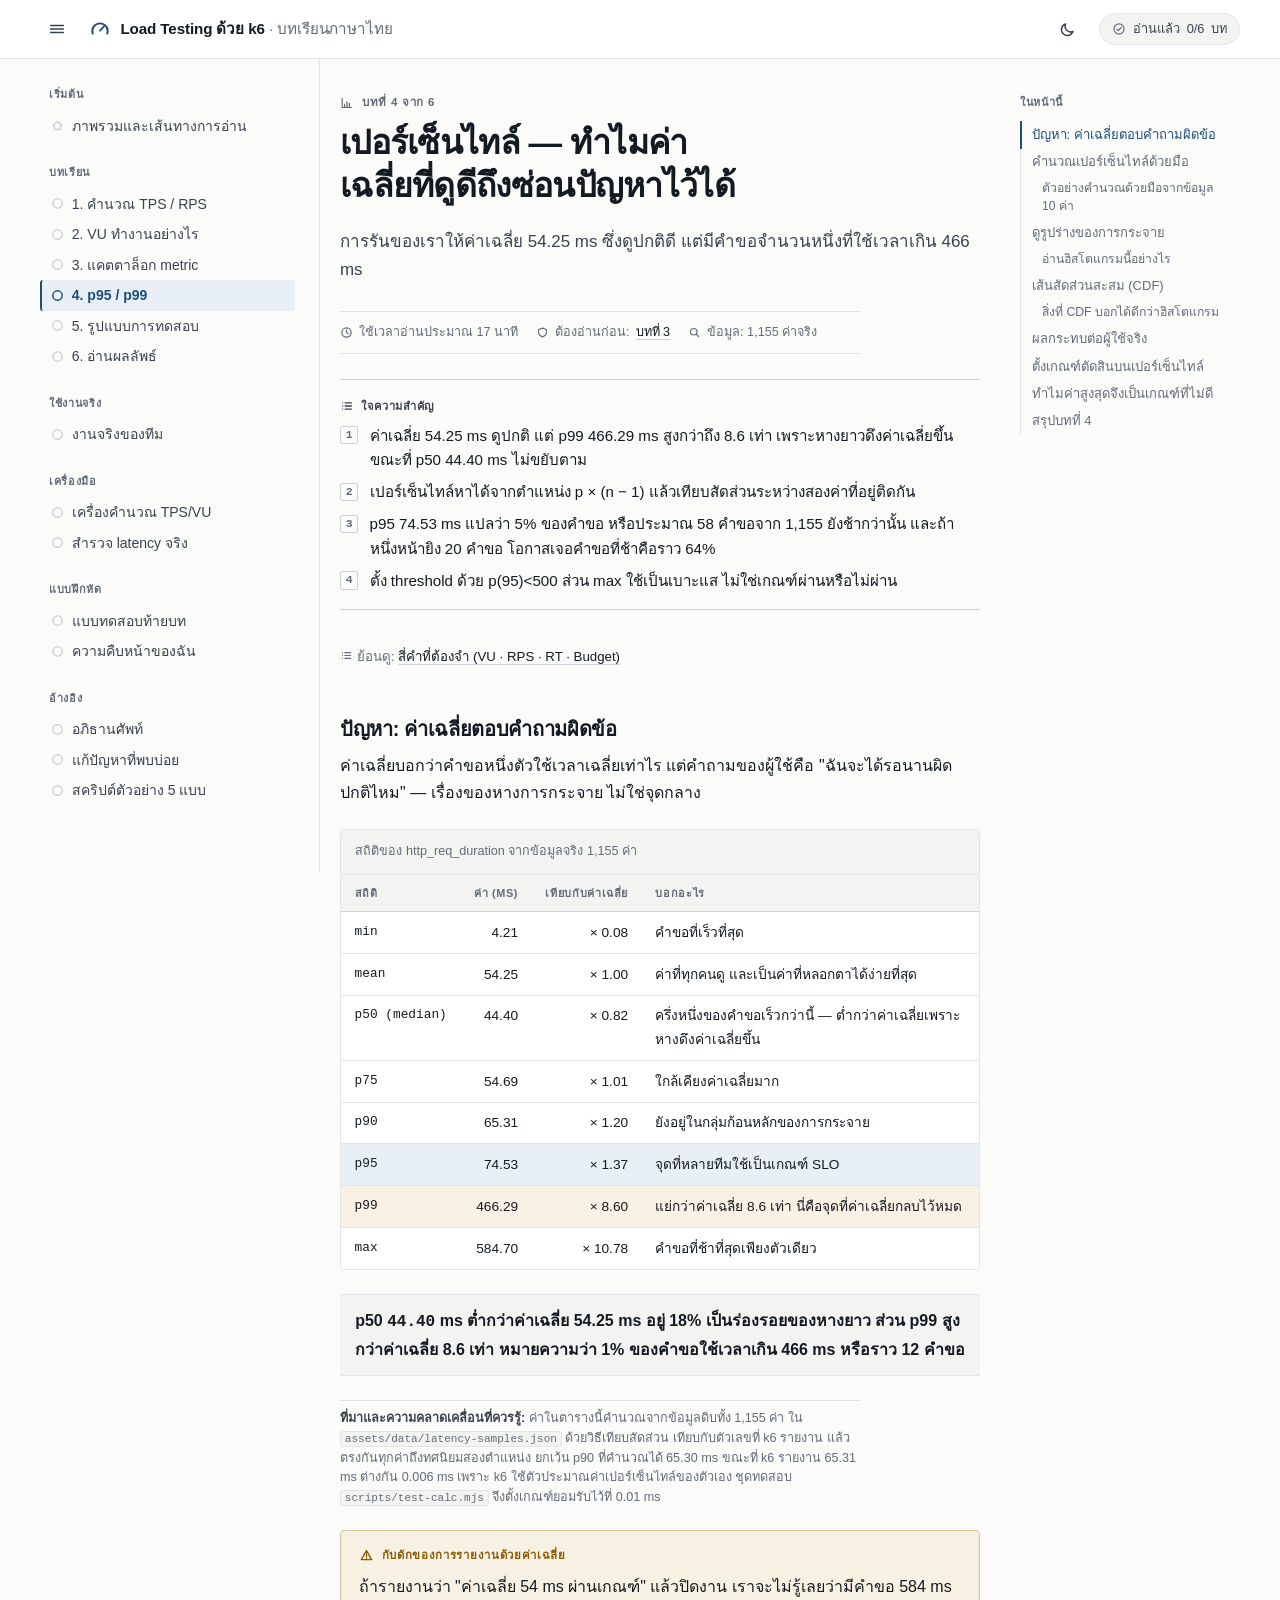
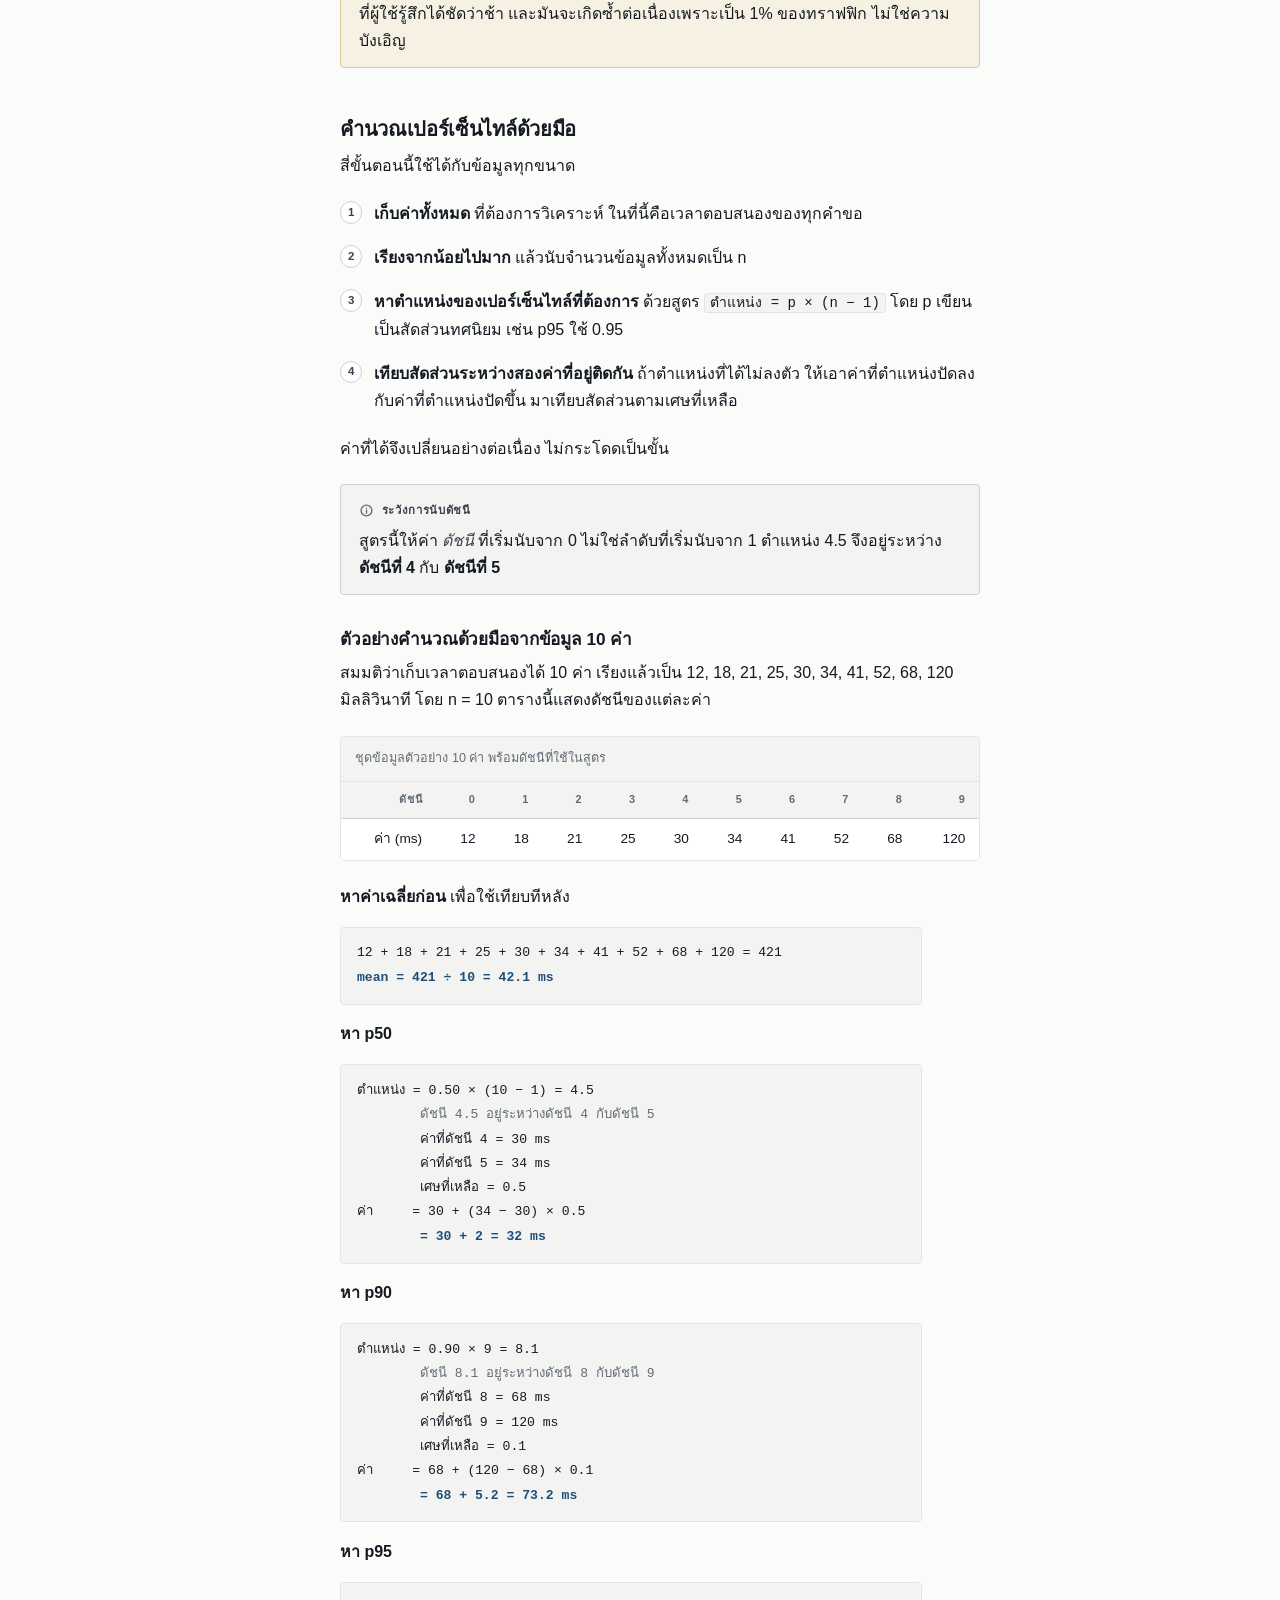
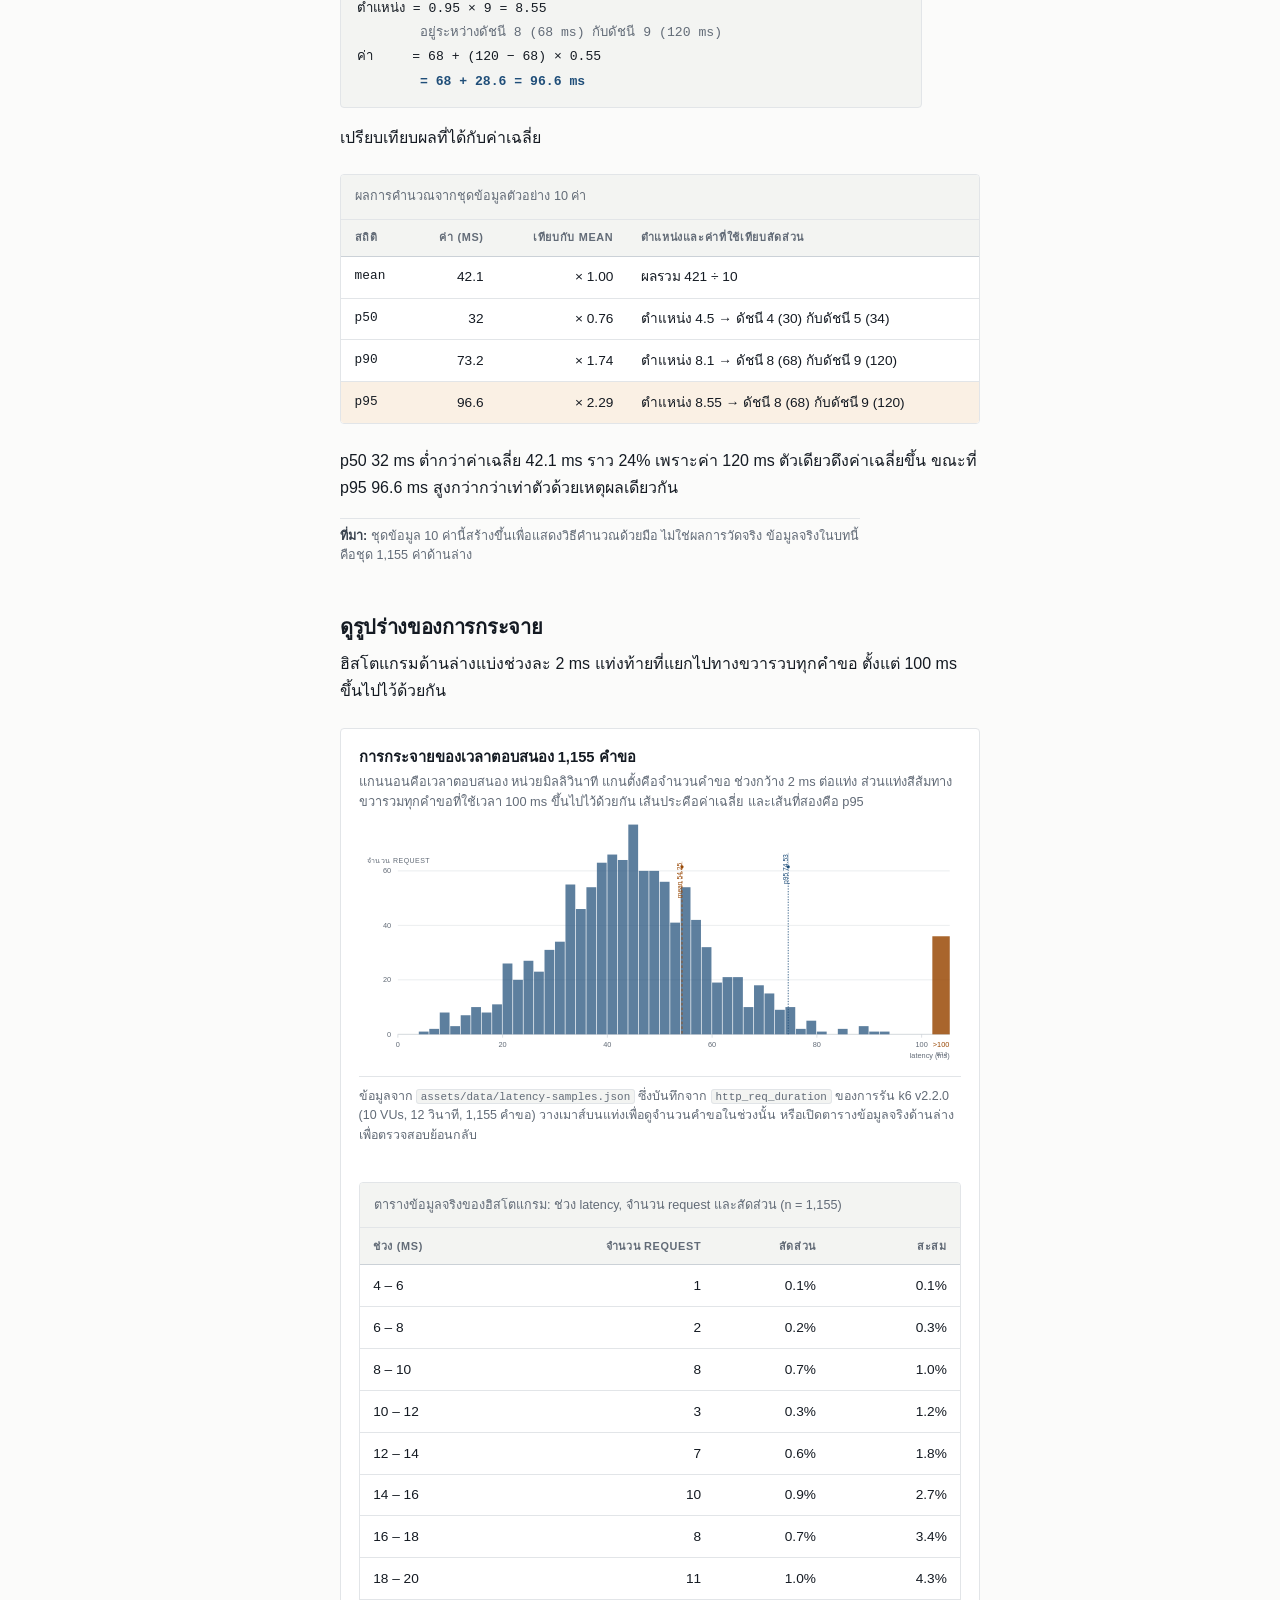
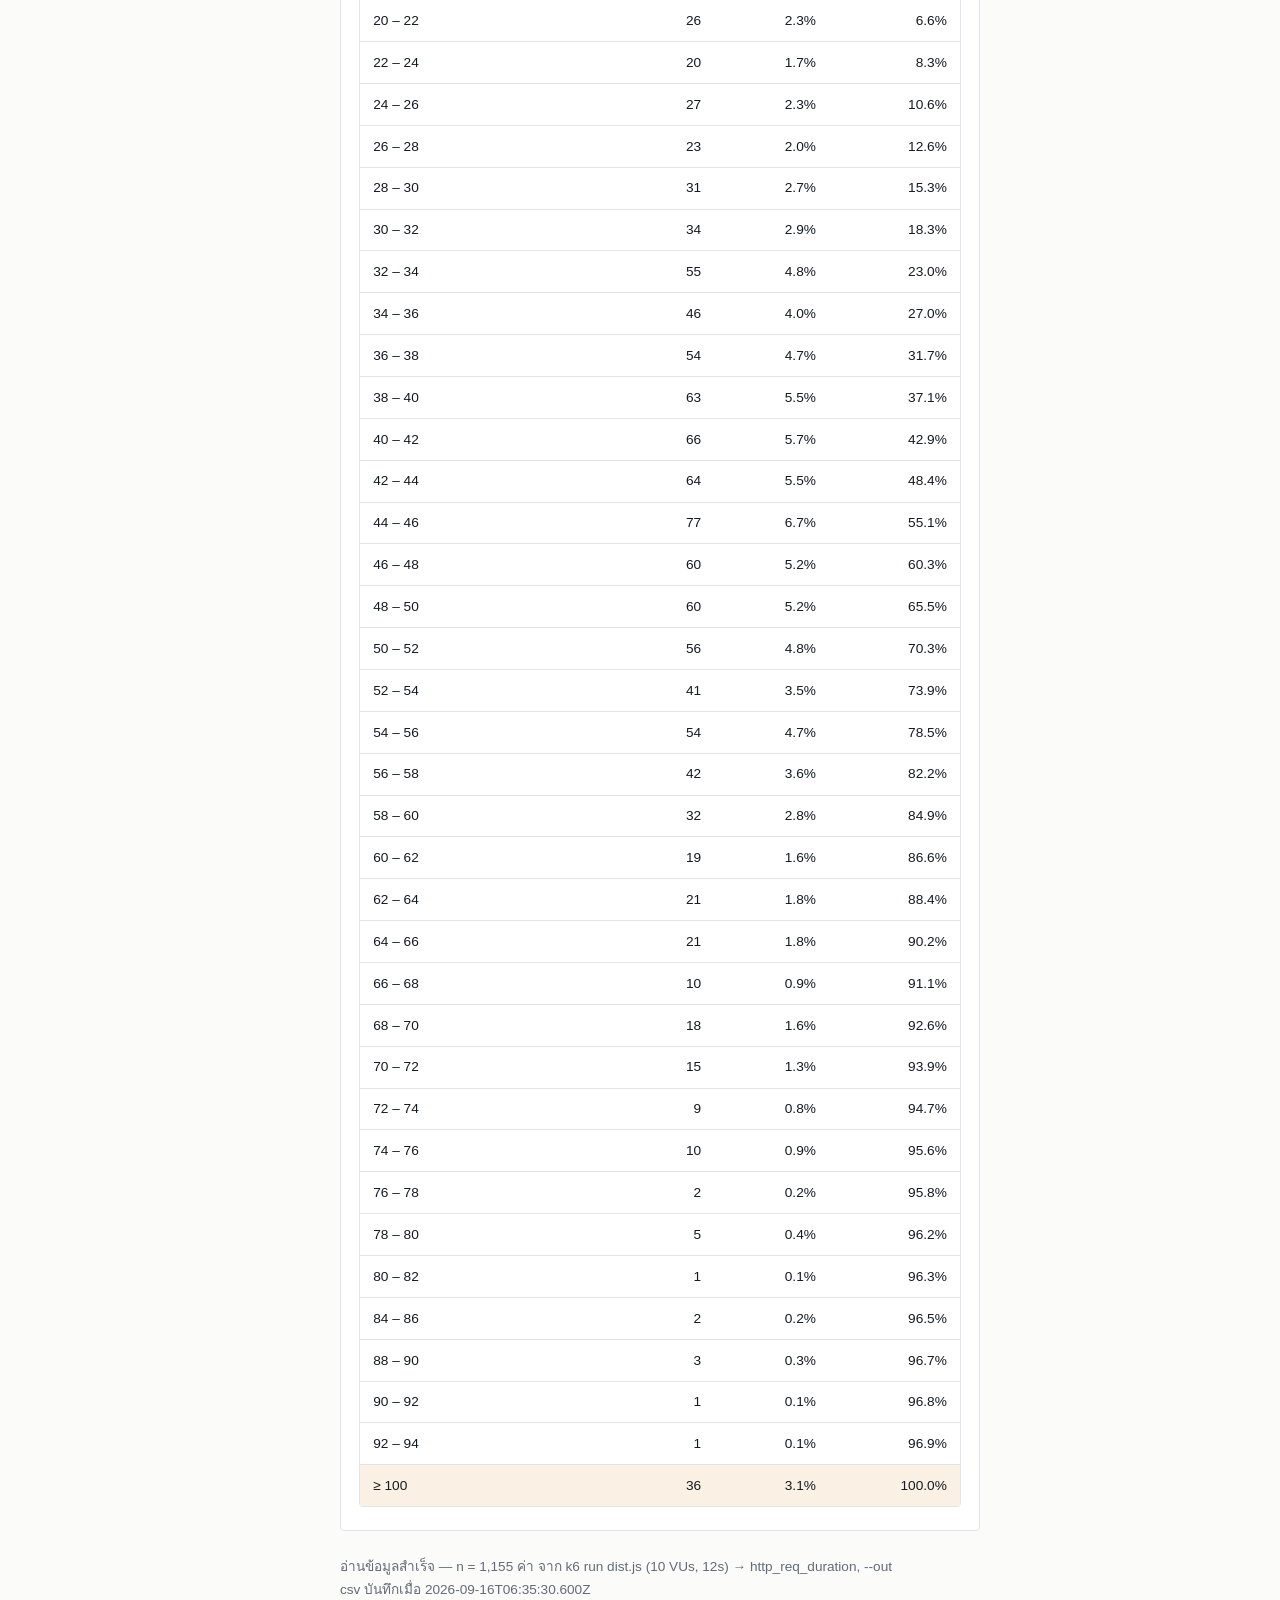
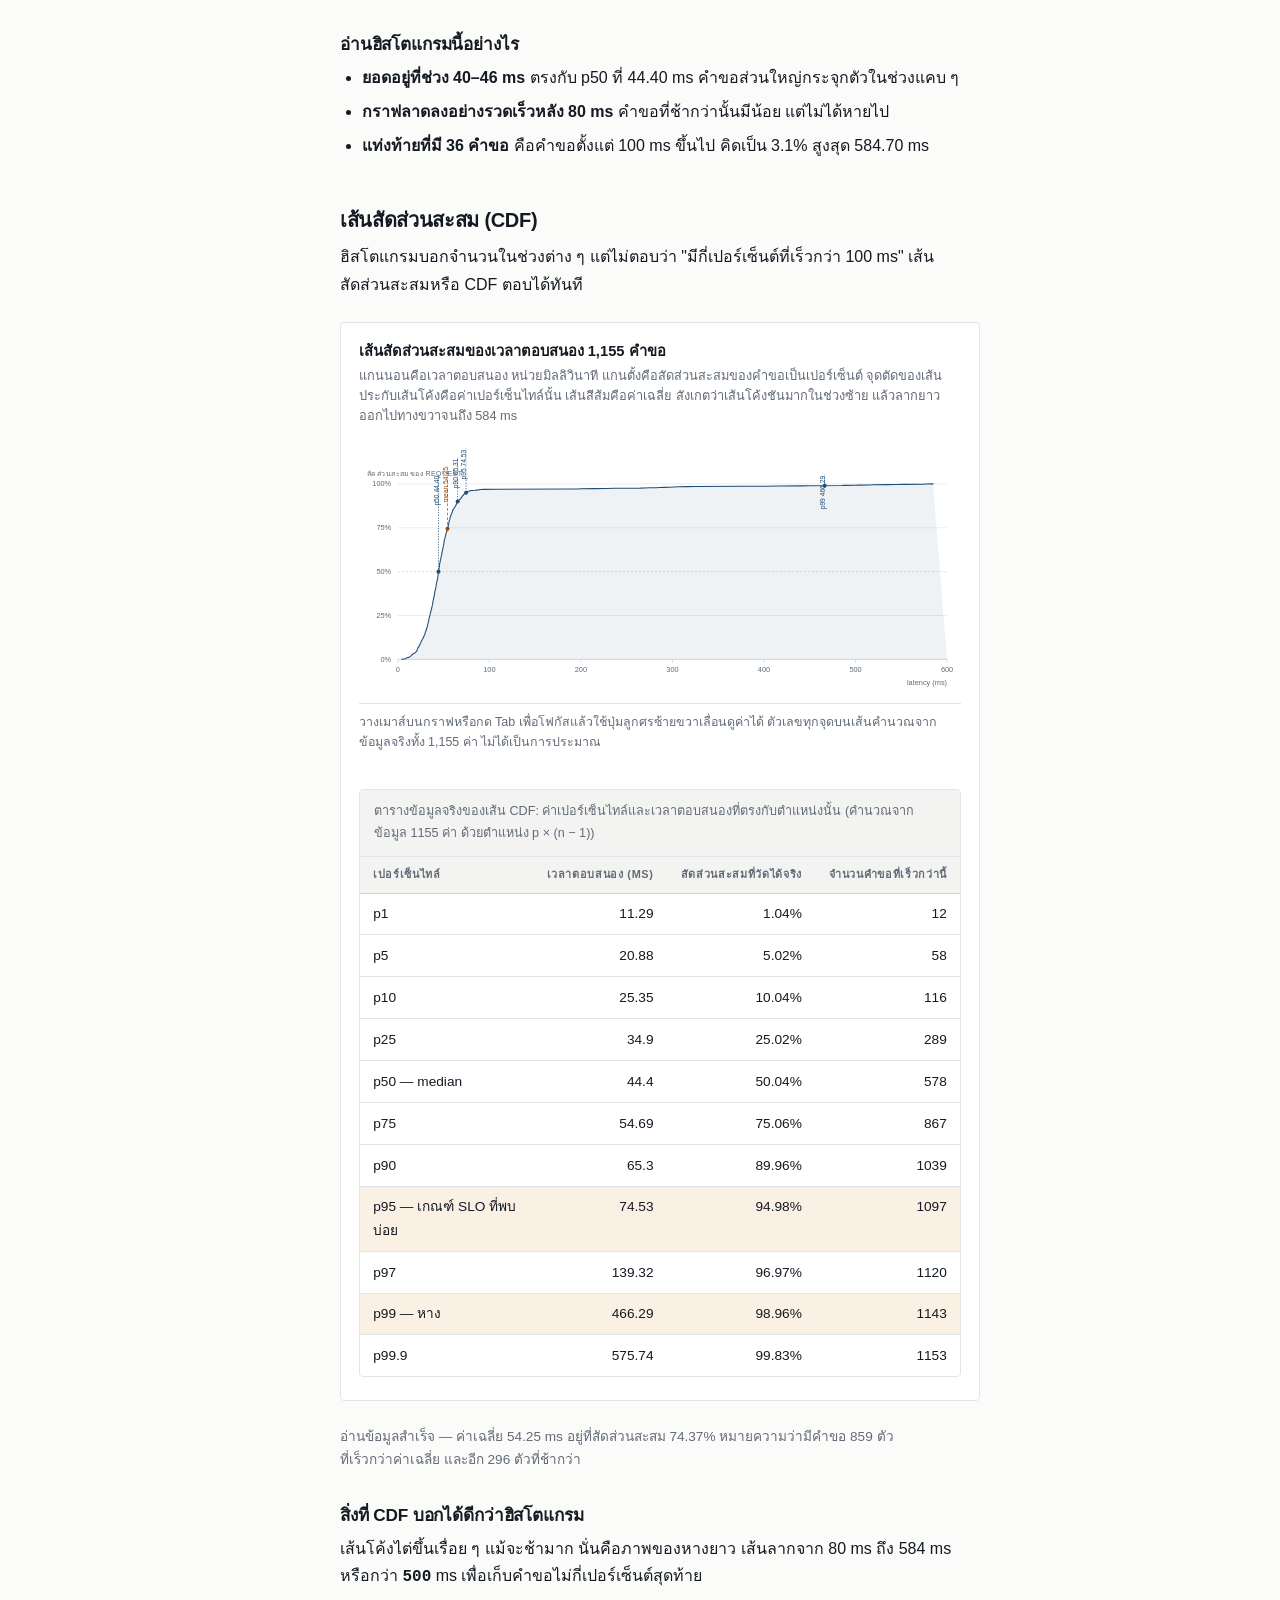
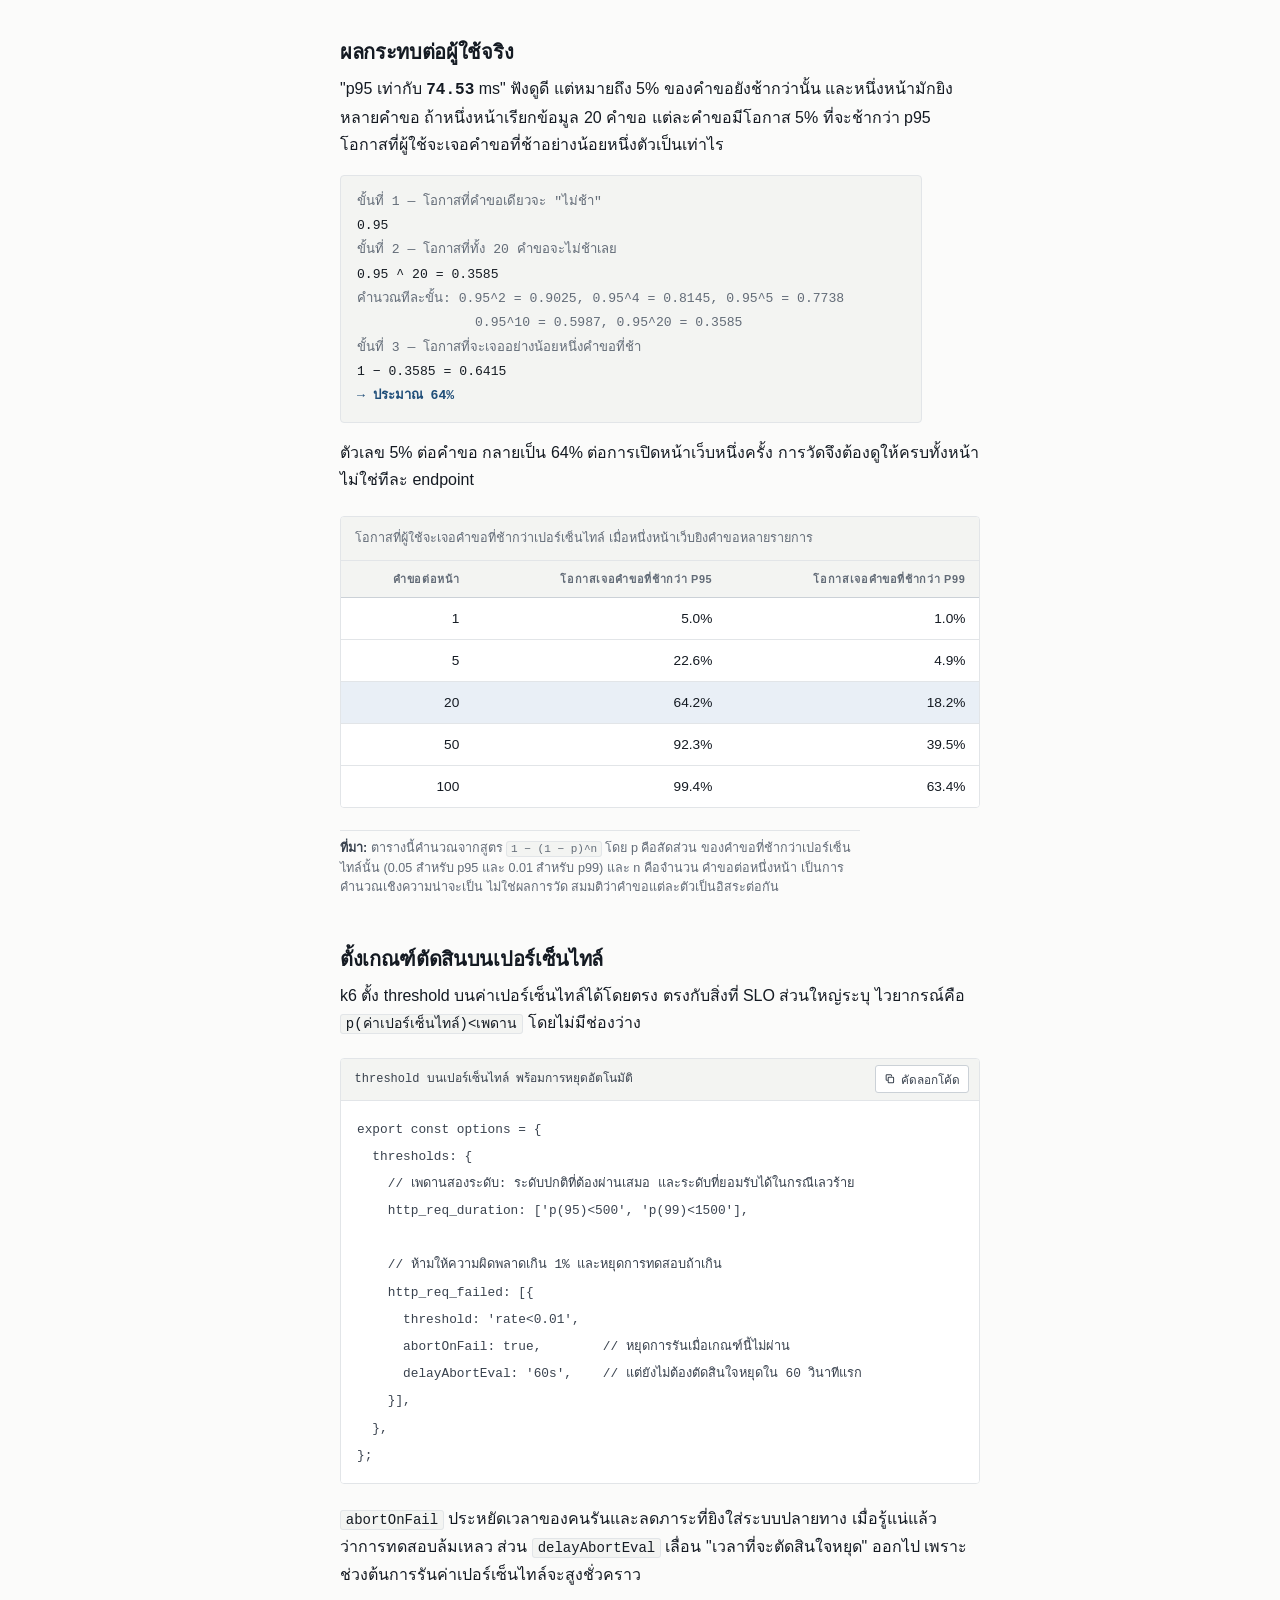
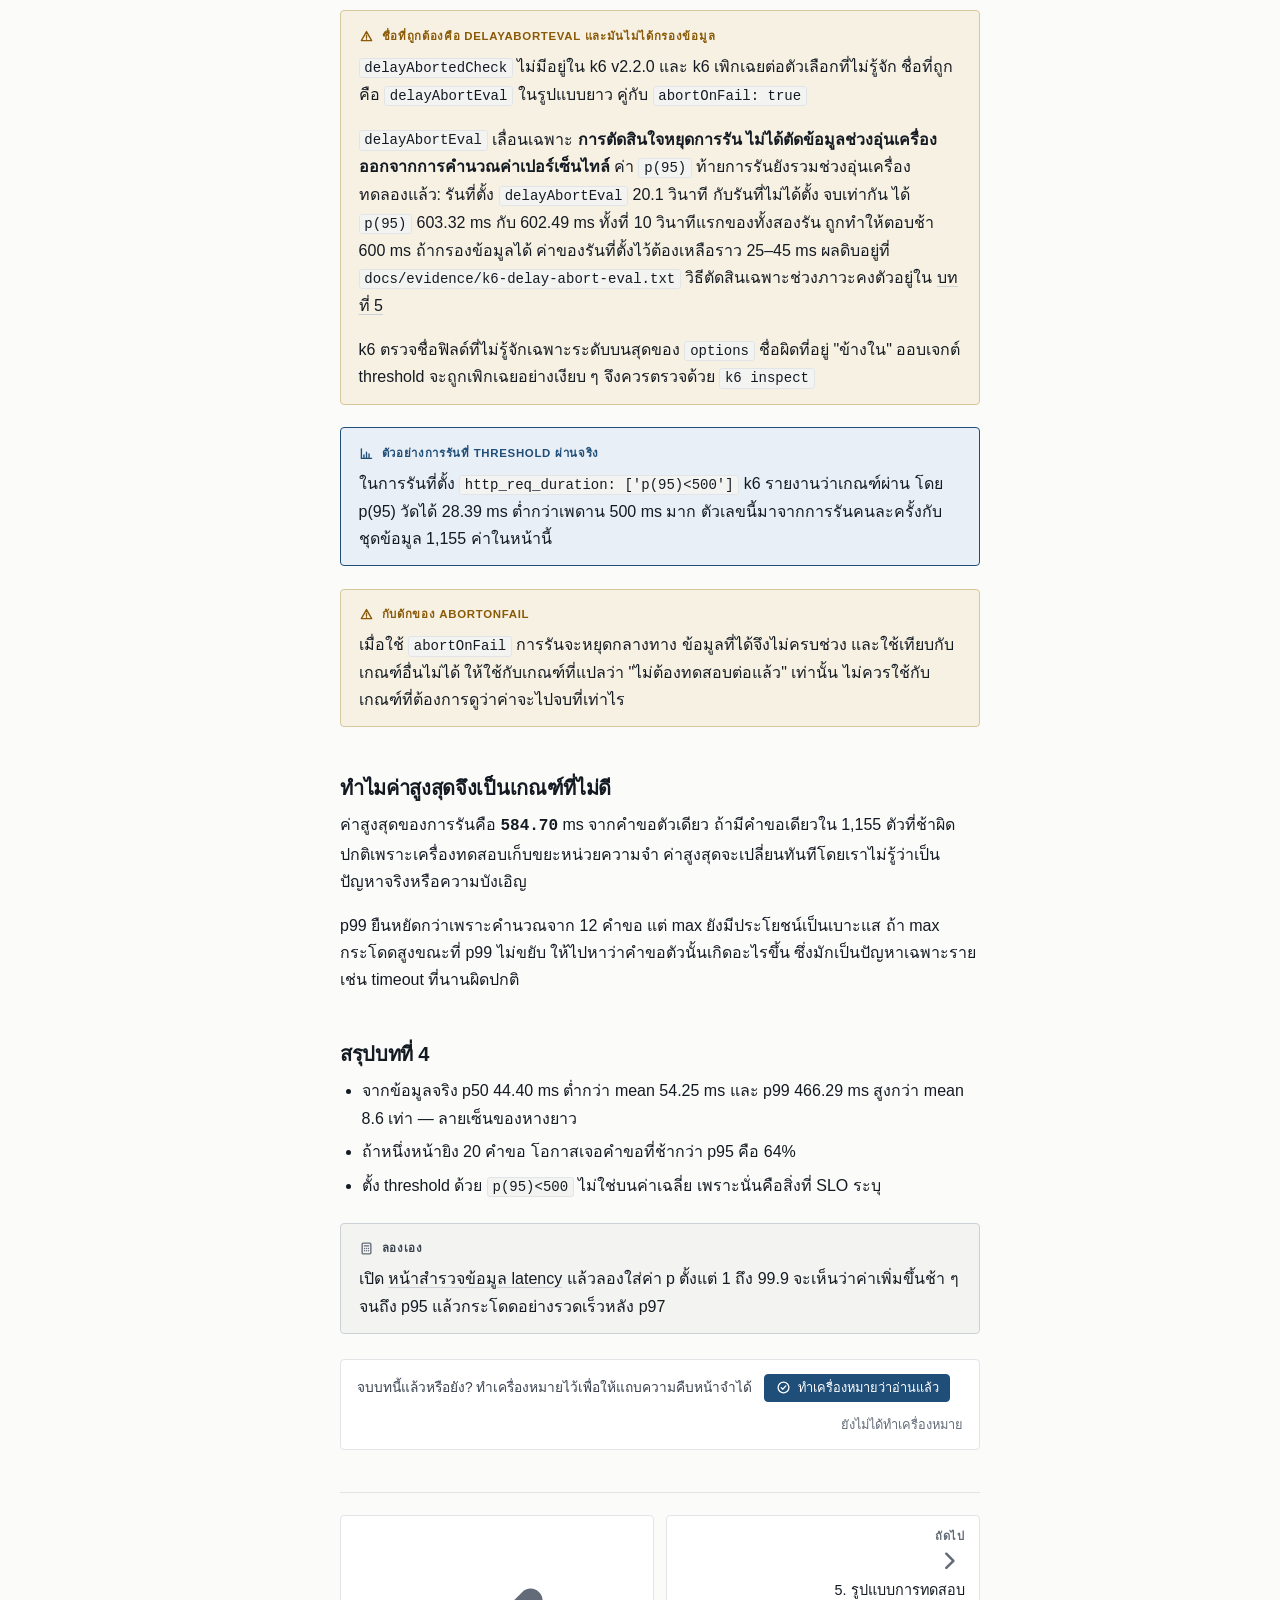
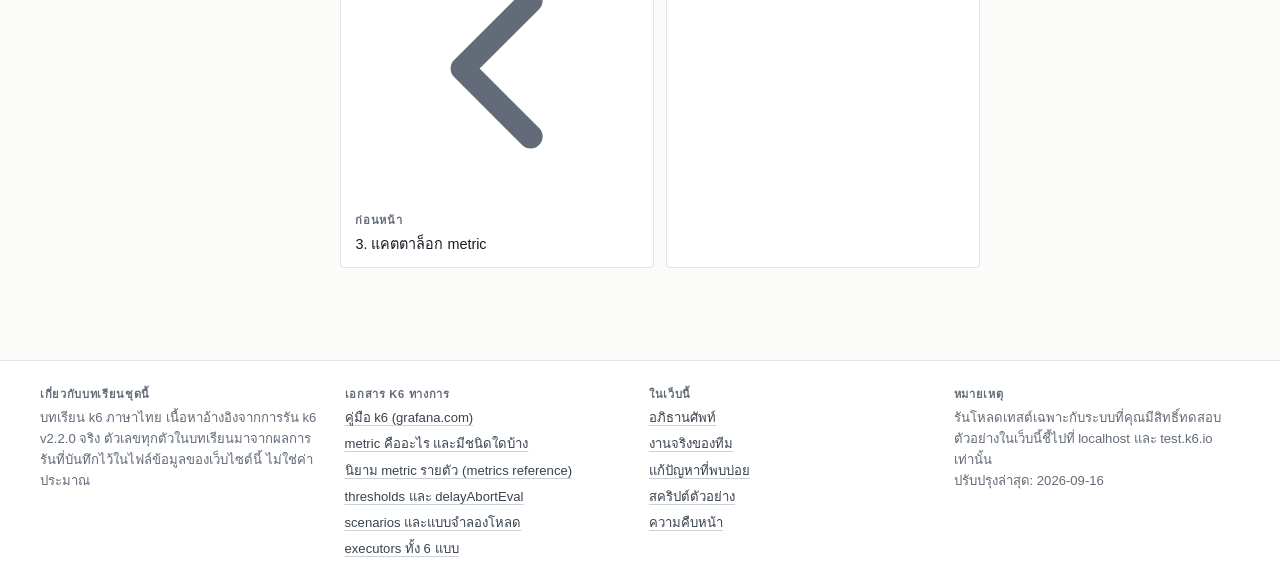
<file: lessons/04-percentiles.html>
<!DOCTYPE html>
<html lang="th">
<head>
<meta charset="utf-8">
<meta name="viewport" content="width=device-width, initial-scale=1">
<title>บทที่ 4 — เปอร์เซ็นไทล์ p95 / p99 | Load Testing ด้วย k6</title>
<meta name="description" content="วิธีคำนวณเปอร์เซ็นไทล์ทีละขั้น พร้อมกราฟฮิสโตแกรมและเส้น CDF จากข้อมูล latency จริง 1,155 ค่า ที่แสดงให้เห็นว่าค่าเฉลี่ยกลบหางของการกระจายอย่างไร">
<link rel="icon" type="image/svg+xml" href="../favicon.svg">
<script>/* ตั้งธีมก่อน CSS ถูกวาด — กันจอกะพริบขาวตอนโหลด */
(function(){try{var t=localStorage.getItem('ltk6.theme.v1');
if(t==='dark'||t==='light')document.documentElement.setAttribute('data-theme',t);}catch(e){}})();</script>
<link rel="stylesheet" href="../assets/css/main.css">
</head>
<body data-page="04-percentiles" data-root="../">

<a class="skip-link" href="#main">ข้ามไปที่เนื้อหาหลัก</a>

<header class="topbar" id="topbar"></header>

<noscript>
  <div class="empty-state" style="margin:16px">
    เมนูนำทางและสารบัญในหน้านี้สร้างด้วย JavaScript กรุณาเปิด JavaScript เพื่อใช้งานเมนู
    กราฟทั้งสองในหน้านี้ต้องใช้ JavaScript ในการวาด
  </div>
</noscript>

<div class="shell">

  <nav class="sidebar" id="sidebar" aria-label="เมนูหลัก"></nav>

  <main class="article" id="main">

    <p class="eyebrow">
      <svg viewBox="0 0 20 20" fill="none" stroke="currentColor" stroke-width="1.7" stroke-linecap="round" stroke-linejoin="round" aria-hidden="true" style="width:14px;height:14px"><path d="M3.2 16.4V3.8"/><path d="M3.2 16.4h13.6"/><path d="M6.6 16.4v-4.6M10 16.4V8.2M13.4 16.4v-6"/></svg>
      บทที่ 4 จาก 6
    </p>

    <h1>เปอร์เซ็นไทล์ — ทำไมค่าเฉลี่ยที่ดูดีถึงซ่อนปัญหาไว้ได้</h1>

    <p class="lede">
      การรันของเราให้ค่าเฉลี่ย 54.25 ms ซึ่งดูปกติดี แต่มีคำขอจำนวนหนึ่งที่ใช้เวลาเกิน 466 ms
    </p>

    <div class="section-meta">
      <div>
        <svg viewBox="0 0 20 20" fill="none" stroke="currentColor" stroke-width="1.8" stroke-linecap="round" stroke-linejoin="round" aria-hidden="true"><circle cx="10" cy="10" r="7.2"/><path d="M10 6.2V10l2.6 1.6"/></svg>
        ใช้เวลาอ่านประมาณ 17 นาที
      </div>
      <div>
        <svg viewBox="0 0 20 20" fill="none" stroke="currentColor" stroke-width="1.8" stroke-linecap="round" stroke-linejoin="round" aria-hidden="true"><path d="M10 3.2l6 2.2v4.4c0 3.3-2.4 5.9-6 7-3.6-1.1-6-3.7-6-7V5.4z"/></svg>
        ต้องอ่านก่อน: <a href="03-metrics.html">บทที่ 3</a>
      </div>
      <div>
        <svg viewBox="0 0 20 20" fill="none" stroke="currentColor" stroke-width="1.8" stroke-linecap="round" stroke-linejoin="round" aria-hidden="true"><circle cx="8.8" cy="8.8" r="5"/><path d="M12.6 12.6l3.6 3.6"/></svg>
        ข้อมูล: 1,155 ค่าจริง
      </div>
    </div>

    <div class="takeaways">
      <p class="takeaways__title">
        <svg viewBox="0 0 20 20" fill="none" stroke="currentColor" stroke-width="1.8" stroke-linecap="round" stroke-linejoin="round" aria-hidden="true"><path d="M7.4 5.6h9M7.4 10h9M7.4 14.4h9"/><path d="M3.8 5.6h.01M3.8 10h.01M3.8 14.4h.01"/></svg>
        ใจความสำคัญ
      </p>
      <ol>
        <li>ค่าเฉลี่ย 54.25 ms ดูปกติ แต่ p99 466.29 ms สูงกว่าถึง 8.6 เท่า เพราะหางยาวดึงค่าเฉลี่ยขึ้น ขณะที่ p50 44.40 ms ไม่ขยับตาม</li>
        <li>เปอร์เซ็นไทล์หาได้จากตำแหน่ง p × (n − 1) แล้วเทียบสัดส่วนระหว่างสองค่าที่อยู่ติดกัน</li>
        <li>p95 74.53 ms แปลว่า 5% ของคำขอ หรือประมาณ 58 คำขอจาก 1,155 ยังช้ากว่านั้น และถ้าหนึ่งหน้ายิง 20 คำขอ โอกาสเจอคำขอที่ช้าคือราว 64%</li>
        <li>ตั้ง threshold ด้วย p(95)&lt;500 ส่วน max ใช้เป็นเบาะแส ไม่ใช่เกณฑ์ผ่านหรือไม่ผ่าน</li>
      </ol>
    </div>

    <p class="recall"><svg viewBox="0 0 20 20" fill="none" stroke="currentColor" stroke-width="1.8" stroke-linecap="round" stroke-linejoin="round" aria-hidden="true"><path d="M7.4 5.6h9M7.4 10h9M7.4 14.4h9"/><path d="M3.8 5.6h.01M3.8 10h.01M3.8 14.4h.01"/></svg>ย้อนดู: <a href="../index.html#four-words">สี่คำที่ต้องจำ (VU · RPS · RT · Budget)</a></p>

    <h2 id="why">ปัญหา: ค่าเฉลี่ยตอบคำถามผิดข้อ</h2>

    <p>
      ค่าเฉลี่ยบอกว่าคำขอหนึ่งตัวใช้เวลาเฉลี่ยเท่าไร แต่คำถามของผู้ใช้คือ
      "ฉันจะได้รอนานผิดปกติไหม" — เรื่องของหางการกระจาย ไม่ใช่จุดกลาง
    </p>

    <div class="table-wrap">
      <table class="data">
        <caption>สถิติของ http_req_duration จากข้อมูลจริง 1,155 ค่า</caption>
        <thead>
          <tr>
            <th>สถิติ</th>
            <th class="num">ค่า (ms)</th>
            <th class="num">เทียบกับค่าเฉลี่ย</th>
            <th class="wrap">บอกอะไร</th>
          </tr>
        </thead>
        <tbody>
          <tr>
            <td class="code-cell">min</td>
            <td class="num">4.21</td>
            <td class="num">× 0.08</td>
            <td class="wrap">คำขอที่เร็วที่สุด</td>
          </tr>
          <tr>
            <td class="code-cell">mean</td>
            <td class="num">54.25</td>
            <td class="num">× 1.00</td>
            <td class="wrap">ค่าที่ทุกคนดู และเป็นค่าที่หลอกตาได้ง่ายที่สุด</td>
          </tr>
          <tr>
            <td class="code-cell">p50 (median)</td>
            <td class="num">44.40</td>
            <td class="num">× 0.82</td>
            <td class="wrap">ครึ่งหนึ่งของคำขอเร็วกว่านี้ — ต่ำกว่าค่าเฉลี่ยเพราะหางดึงค่าเฉลี่ยขึ้น</td>
          </tr>
          <tr>
            <td class="code-cell">p75</td>
            <td class="num">54.69</td>
            <td class="num">× 1.01</td>
            <td class="wrap">ใกล้เคียงค่าเฉลี่ยมาก</td>
          </tr>
          <tr>
            <td class="code-cell">p90</td>
            <td class="num">65.31</td>
            <td class="num">× 1.20</td>
            <td class="wrap">ยังอยู่ในกลุ่มก้อนหลักของการกระจาย</td>
          </tr>
          <tr class="row-accent">
            <td class="code-cell">p95</td>
            <td class="num">74.53</td>
            <td class="num">× 1.37</td>
            <td class="wrap">จุดที่หลายทีมใช้เป็นเกณฑ์ SLO</td>
          </tr>
          <tr class="row-signal">
            <td class="code-cell">p99</td>
            <td class="num">466.29</td>
            <td class="num">× 8.60</td>
            <td class="wrap">แย่กว่าค่าเฉลี่ย 8.6 เท่า นี่คือจุดที่ค่าเฉลี่ยกลบไว้หมด</td>
          </tr>
          <tr>
            <td class="code-cell">max</td>
            <td class="num">584.70</td>
            <td class="num">× 10.78</td>
            <td class="wrap">คำขอที่ช้าที่สุดเพียงตัวเดียว</td>
          </tr>
        </tbody>
      </table>
    </div>

    <p class="keypoint">
      p50 <span class="key-figure">44.40</span> ms ต่ำกว่าค่าเฉลี่ย 54.25 ms อยู่ 18% เป็นร่องรอยของหางยาว
      ส่วน p99 สูงกว่าค่าเฉลี่ย 8.6 เท่า หมายความว่า 1% ของคำขอใช้เวลาเกิน 466 ms หรือราว 12 คำขอ
    </p>

    <p class="source-note">
      <strong>ที่มาและความคลาดเคลื่อนที่ควรรู้:</strong> ค่าในตารางนี้คำนวณจากข้อมูลดิบทั้ง 1,155 ค่า
      ใน <code>assets/data/latency-samples.json</code> ด้วยวิธีเทียบสัดส่วน เทียบกับตัวเลขที่ k6 รายงาน
      แล้วตรงกันทุกค่าถึงทศนิยมสองตำแหน่ง ยกเว้น p90 ที่คำนวณได้ 65.30 ms ขณะที่ k6 รายงาน 65.31 ms
      ต่างกัน 0.006 ms เพราะ k6 ใช้ตัวประมาณค่าเปอร์เซ็นไทล์ของตัวเอง
      ชุดทดสอบ <code>scripts/test-calc.mjs</code> จึงตั้งเกณฑ์ยอมรับไว้ที่ 0.01 ms
    </p>

    <div class="callout callout--warn">
      <div class="callout__head">
        <svg viewBox="0 0 20 20" fill="none" stroke="currentColor" stroke-width="1.8" stroke-linecap="round" stroke-linejoin="round" aria-hidden="true"><path d="M10 3.4l6.9 12H3.1z"/><path d="M10 8.2v3.4M10 13.6h.01"/></svg>
        <span class="label">กับดักของการรายงานด้วยค่าเฉลี่ย</span>
      </div>
      <p>
        ถ้ารายงานว่า "ค่าเฉลี่ย 54 ms ผ่านเกณฑ์" แล้วปิดงาน เราจะไม่รู้เลยว่ามีคำขอ 584 ms
        ที่ผู้ใช้รู้สึกได้ชัดว่าช้า และมันจะเกิดซ้ำต่อเนื่องเพราะเป็น 1% ของทราฟฟิก ไม่ใช่ความบังเอิญ
      </p>
    </div>

    <h2 id="how-to-calculate">คำนวณเปอร์เซ็นไทล์ด้วยมือ</h2>

    <p>สี่ขั้นตอนนี้ใช้ได้กับข้อมูลทุกขนาด</p>

    <ol class="steps">
      <li><strong>เก็บค่าทั้งหมด</strong> ที่ต้องการวิเคราะห์ ในที่นี้คือเวลาตอบสนองของทุกคำขอ</li>
      <li><strong>เรียงจากน้อยไปมาก</strong> แล้วนับจำนวนข้อมูลทั้งหมดเป็น n</li>
      <li>
        <strong>หาตำแหน่งของเปอร์เซ็นไทล์ที่ต้องการ</strong> ด้วยสูตร
        <code>ตำแหน่ง = p × (n − 1)</code> โดย p เขียนเป็นสัดส่วนทศนิยม
        เช่น p95 ใช้ 0.95
      </li>
      <li>
        <strong>เทียบสัดส่วนระหว่างสองค่าที่อยู่ติดกัน</strong> ถ้าตำแหน่งที่ได้ไม่ลงตัว
        ให้เอาค่าที่ตำแหน่งปัดลง กับค่าที่ตำแหน่งปัดขึ้น มาเทียบสัดส่วนตามเศษที่เหลือ
      </li>
    </ol>

    <p>ค่าที่ได้จึงเปลี่ยนอย่างต่อเนื่อง ไม่กระโดดเป็นขั้น</p>

    <div class="callout callout--note">
      <div class="callout__head">
        <svg viewBox="0 0 20 20" fill="none" stroke="currentColor" stroke-width="1.8" stroke-linecap="round" stroke-linejoin="round" aria-hidden="true"><circle cx="10" cy="10" r="7.2"/><path d="M10 9.2v4.3M10 6.7h.01"/></svg>
        <span class="label">ระวังการนับดัชนี</span>
      </div>
      <p>
        สูตรนี้ให้ค่า <em>ดัชนี</em> ที่เริ่มนับจาก 0 ไม่ใช่ลำดับที่เริ่มนับจาก 1
        ตำแหน่ง 4.5 จึงอยู่ระหว่าง<strong>ดัชนีที่ 4</strong> กับ <strong>ดัชนีที่ 5</strong>
      </p>
    </div>

    <h3 id="manual-example">ตัวอย่างคำนวณด้วยมือจากข้อมูล 10 ค่า</h3>

    <p>
      สมมติว่าเก็บเวลาตอบสนองได้ 10 ค่า เรียงแล้วเป็น
      12, 18, 21, 25, 30, 34, 41, 52, 68, 120 มิลลิวินาที โดย n = 10
      ตารางนี้แสดงดัชนีของแต่ละค่า
    </p>

    <div class="table-wrap">
      <table class="data">
        <caption>ชุดข้อมูลตัวอย่าง 10 ค่า พร้อมดัชนีที่ใช้ในสูตร</caption>
        <thead>
          <tr>
            <th class="num">ดัชนี</th>
            <th class="num">0</th>
            <th class="num">1</th>
            <th class="num">2</th>
            <th class="num">3</th>
            <th class="num">4</th>
            <th class="num">5</th>
            <th class="num">6</th>
            <th class="num">7</th>
            <th class="num">8</th>
            <th class="num">9</th>
          </tr>
        </thead>
        <tbody>
          <tr>
            <td class="num">ค่า (ms)</td>
            <td class="num">12</td>
            <td class="num">18</td>
            <td class="num">21</td>
            <td class="num">25</td>
            <td class="num">30</td>
            <td class="num">34</td>
            <td class="num">41</td>
            <td class="num">52</td>
            <td class="num">68</td>
            <td class="num">120</td>
          </tr>
        </tbody>
      </table>
    </div>

    <p><strong>หาค่าเฉลี่ยก่อน</strong> เพื่อใช้เทียบทีหลัง</p>

    <div class="working">
      <span class="w-line">12 + 18 + 21 + 25 + 30 + 34 + 41 + 52 + 68 + 120 = 421</span>
      <span class="w-line w-result">mean = 421 ÷ 10 = 42.1 ms</span>
    </div>

    <p><strong>หา p50</strong></p>

    <div class="working">
      <span class="w-line">ตำแหน่ง = 0.50 × (10 − 1) = 4.5</span>
      <span class="w-line w-label">        ดัชนี 4.5 อยู่ระหว่างดัชนี 4 กับดัชนี 5</span>
      <span class="w-line">        ค่าที่ดัชนี 4 = 30 ms</span>
      <span class="w-line">        ค่าที่ดัชนี 5 = 34 ms</span>
      <span class="w-line">        เศษที่เหลือ = 0.5</span>
      <span class="w-line">ค่า     = 30 + (34 − 30) × 0.5</span>
      <span class="w-line w-result">        = 30 + 2 = 32 ms</span>
    </div>

    <p><strong>หา p90</strong></p>

    <div class="working">
      <span class="w-line">ตำแหน่ง = 0.90 × 9 = 8.1</span>
      <span class="w-label w-line">        ดัชนี 8.1 อยู่ระหว่างดัชนี 8 กับดัชนี 9</span>
      <span class="w-line">        ค่าที่ดัชนี 8 = 68 ms</span>
      <span class="w-line">        ค่าที่ดัชนี 9 = 120 ms</span>
      <span class="w-line">        เศษที่เหลือ = 0.1</span>
      <span class="w-line">ค่า     = 68 + (120 − 68) × 0.1</span>
      <span class="w-line w-result">        = 68 + 5.2 = 73.2 ms</span>
    </div>

    <p><strong>หา p95</strong></p>

    <div class="working">
      <span class="w-line">ตำแหน่ง = 0.95 × 9 = 8.55</span>
      <span class="w-line w-label">        อยู่ระหว่างดัชนี 8 (68 ms) กับดัชนี 9 (120 ms)</span>
      <span class="w-line">ค่า     = 68 + (120 − 68) × 0.55</span>
      <span class="w-line w-result">        = 68 + 28.6 = 96.6 ms</span>
    </div>

    <p>เปรียบเทียบผลที่ได้กับค่าเฉลี่ย</p>

    <div class="table-wrap">
      <table class="data">
        <caption>ผลการคำนวณจากชุดข้อมูลตัวอย่าง 10 ค่า</caption>
        <thead>
          <tr>
            <th>สถิติ</th>
            <th class="num">ค่า (ms)</th>
            <th class="num">เทียบกับ mean</th>
            <th class="wrap">ตำแหน่งและค่าที่ใช้เทียบสัดส่วน</th>
          </tr>
        </thead>
        <tbody>
          <tr>
            <td class="code-cell">mean</td>
            <td class="num">42.1</td>
            <td class="num">× 1.00</td>
            <td class="wrap">ผลรวม 421 ÷ 10</td>
          </tr>
          <tr>
            <td class="code-cell">p50</td>
            <td class="num">32</td>
            <td class="num">× 0.76</td>
            <td class="wrap">ตำแหน่ง 4.5 → ดัชนี 4 (30) กับดัชนี 5 (34)</td>
          </tr>
          <tr>
            <td class="code-cell">p90</td>
            <td class="num">73.2</td>
            <td class="num">× 1.74</td>
            <td class="wrap">ตำแหน่ง 8.1 → ดัชนี 8 (68) กับดัชนี 9 (120)</td>
          </tr>
          <tr class="row-signal">
            <td class="code-cell">p95</td>
            <td class="num">96.6</td>
            <td class="num">× 2.29</td>
            <td class="wrap">ตำแหน่ง 8.55 → ดัชนี 8 (68) กับดัชนี 9 (120)</td>
          </tr>
        </tbody>
      </table>
    </div>

    <p>
      p50 32 ms ต่ำกว่าค่าเฉลี่ย 42.1 ms ราว 24% เพราะค่า 120 ms ตัวเดียวดึงค่าเฉลี่ยขึ้น
      ขณะที่ p95 96.6 ms สูงกว่ากว่าเท่าตัวด้วยเหตุผลเดียวกัน
    </p>

    <p class="source-note">
      <strong>ที่มา:</strong> ชุดข้อมูล 10 ค่านี้สร้างขึ้นเพื่อแสดงวิธีคำนวณด้วยมือ ไม่ใช่ผลการวัดจริง
      ข้อมูลจริงในบทนี้คือชุด 1,155 ค่าด้านล่าง
    </p>

    <h2 id="histogram">ดูรูปร่างของการกระจาย</h2>

    <p>
      ฮิสโตแกรมด้านล่างแบ่งช่วงละ 2 ms แท่งท้ายที่แยกไปทางขวารวบทุกคำขอ
      ตั้งแต่ 100 ms ขึ้นไปไว้ด้วยกัน
    </p>

    <figure class="chart-figure bleed" id="hist-figure">
      <figcaption>
        <p class="chart-title">การกระจายของเวลาตอบสนอง 1,155 คำขอ</p>
        <p class="chart-caption">
          แกนนอนคือเวลาตอบสนอง หน่วยมิลลิวินาที แกนตั้งคือจำนวนคำขอ
          ช่วงกว้าง 2 ms ต่อแท่ง ส่วนแท่งสีส้มทางขวารวมทุกคำขอที่ใช้เวลา 100 ms ขึ้นไปไว้ด้วยกัน
          เส้นประคือค่าเฉลี่ย และเส้นที่สองคือ p95
        </p>
      </figcaption>
      <div class="chart-host" id="hist-host" tabindex="0" aria-describedby="hist-desc"></div>
      <p id="hist-desc" class="chart-foot">
        ข้อมูลจาก <code>assets/data/latency-samples.json</code> ซึ่งบันทึกจาก
        <code>http_req_duration</code> ของการรัน k6 v2.2.0 (10 VUs, 12 วินาที, 1,155 คำขอ)
        วางเมาส์บนแท่งเพื่อดูจำนวนคำขอในช่วงนั้น หรือเปิดตารางข้อมูลจริงด้านล่างเพื่อตรวจสอบย้อนกลับ
      </p>
      <div id="hist-table-host"></div>
    </figure>

    <p id="hist-status" class="muted" style="font-size:.85rem">กำลังอ่านไฟล์ข้อมูล</p>

    <h3 id="reading-histogram">อ่านฮิสโตแกรมนี้อย่างไร</h3>

    <ul>
      <li><strong>ยอดอยู่ที่ช่วง 40–46 ms</strong> ตรงกับ p50 ที่ 44.40 ms คำขอส่วนใหญ่กระจุกตัวในช่วงแคบ ๆ</li>
      <li><strong>กราฟลาดลงอย่างรวดเร็วหลัง 80 ms</strong> คำขอที่ช้ากว่านั้นมีน้อย แต่ไม่ได้หายไป</li>
      <li><strong>แท่งท้ายที่มี 36 คำขอ</strong> คือคำขอตั้งแต่ 100 ms ขึ้นไป คิดเป็น 3.1% สูงสุด 584.70 ms</li>
    </ul>

    <h2 id="cdf">เส้นสัดส่วนสะสม (CDF)</h2>

    <p>
      ฮิสโตแกรมบอกจำนวนในช่วงต่าง ๆ แต่ไม่ตอบว่า "มีกี่เปอร์เซ็นต์ที่เร็วกว่า 100 ms"
      เส้นสัดส่วนสะสมหรือ CDF ตอบได้ทันที
    </p>

    <figure class="chart-figure bleed" id="cdf-figure">
      <figcaption>
        <p class="chart-title">เส้นสัดส่วนสะสมของเวลาตอบสนอง 1,155 คำขอ</p>
        <p class="chart-caption">
          แกนนอนคือเวลาตอบสนอง หน่วยมิลลิวินาที แกนตั้งคือสัดส่วนสะสมของคำขอเป็นเปอร์เซ็นต์
          จุดตัดของเส้นประกับเส้นโค้งคือค่าเปอร์เซ็นไทล์นั้น เส้นสีส้มคือค่าเฉลี่ย
          สังเกตว่าเส้นโค้งชันมากในช่วงซ้าย แล้วลากยาวออกไปทางขวาจนถึง 584 ms
        </p>
      </figcaption>
      <div class="chart-host" id="cdf-host" tabindex="0" aria-describedby="cdf-desc"></div>
      <p id="cdf-desc" class="chart-foot">
        วางเมาส์บนกราฟหรือกด Tab เพื่อโฟกัสแล้วใช้ปุ่มลูกศรซ้ายขวาเลื่อนดูค่าได้
        ตัวเลขทุกจุดบนเส้นคำนวณจากข้อมูลจริงทั้ง 1,155 ค่า ไม่ได้เป็นการประมาณ
      </p>
      <div id="cdf-table-host"></div>
    </figure>

    <p id="cdf-status" class="muted" style="font-size:.85rem">กำลังอ่านไฟล์ข้อมูล</p>

    <h3 id="cdf-vs-histogram">สิ่งที่ CDF บอกได้ดีกว่าฮิสโตแกรม</h3>

    <p>
      เส้นโค้งไต่ขึ้นเรื่อย ๆ แม้จะช้ามาก นั่นคือภาพของหางยาว เส้นลากจาก 80 ms
      ถึง 584 ms หรือกว่า <span class="key-figure">500</span> ms เพื่อเก็บคำขอไม่กี่เปอร์เซ็นต์สุดท้าย
    </p>

    <h2 id="impact">ผลกระทบต่อผู้ใช้จริง</h2>

    <p>
      "p95 เท่ากับ <span class="key-figure">74.53</span> ms" ฟังดูดี แต่หมายถึง 5% ของคำขอยังช้ากว่านั้น
      และหนึ่งหน้ามักยิงหลายคำขอ ถ้าหนึ่งหน้าเรียกข้อมูล 20 คำขอ แต่ละคำขอมีโอกาส 5% ที่จะช้ากว่า p95
      โอกาสที่ผู้ใช้จะเจอคำขอที่ช้าอย่างน้อยหนึ่งตัวเป็นเท่าไร
    </p>

    <div class="working">
      <span class="w-line w-label">ขั้นที่ 1 — โอกาสที่คำขอเดียวจะ "ไม่ช้า"</span>
      <span class="w-line">0.95</span>
      <span class="w-line"></span>
      <span class="w-line w-label">ขั้นที่ 2 — โอกาสที่ทั้ง 20 คำขอจะไม่ช้าเลย</span>
      <span class="w-line">0.95 ^ 20 = 0.3585</span>
      <span class="w-line w-label">คำนวณทีละขั้น: 0.95^2 = 0.9025, 0.95^4 = 0.8145, 0.95^5 = 0.7738</span>
      <span class="w-line w-label">               0.95^10 = 0.5987, 0.95^20 = 0.3585</span>
      <span class="w-line"></span>
      <span class="w-line w-label">ขั้นที่ 3 — โอกาสที่จะเจออย่างน้อยหนึ่งคำขอที่ช้า</span>
      <span class="w-line">1 − 0.3585 = 0.6415</span>
      <span class="w-line w-result">→ ประมาณ 64%</span>
    </div>

    <p>
      ตัวเลข 5% ต่อคำขอ กลายเป็น 64% ต่อการเปิดหน้าเว็บหนึ่งครั้ง
      การวัดจึงต้องดูให้ครบทั้งหน้า ไม่ใช่ทีละ endpoint
    </p>

    <div class="table-wrap">
      <table class="data">
        <caption>โอกาสที่ผู้ใช้จะเจอคำขอที่ช้ากว่าเปอร์เซ็นไทล์ เมื่อหนึ่งหน้าเว็บยิงคำขอหลายรายการ</caption>
        <thead>
          <tr>
            <th class="num">คำขอต่อหน้า</th>
            <th class="num">โอกาสเจอคำขอที่ช้ากว่า p95</th>
            <th class="num">โอกาสเจอคำขอที่ช้ากว่า p99</th>
          </tr>
        </thead>
        <tbody>
          <tr><td class="num">1</td><td class="num">5.0%</td><td class="num">1.0%</td></tr>
          <tr><td class="num">5</td><td class="num">22.6%</td><td class="num">4.9%</td></tr>
          <tr class="row-accent"><td class="num">20</td><td class="num">64.2%</td><td class="num">18.2%</td></tr>
          <tr><td class="num">50</td><td class="num">92.3%</td><td class="num">39.5%</td></tr>
          <tr><td class="num">100</td><td class="num">99.4%</td><td class="num">63.4%</td></tr>
        </tbody>
      </table>
    </div>

    <p class="source-note">
      <strong>ที่มา:</strong> ตารางนี้คำนวณจากสูตร <code>1 − (1 − p)^n</code> โดย p คือสัดส่วน
      ของคำขอที่ช้ากว่าเปอร์เซ็นไทล์นั้น (0.05 สำหรับ p95 และ 0.01 สำหรับ p99) และ n คือจำนวน
      คำขอต่อหนึ่งหน้า เป็นการคำนวณเชิงความน่าจะเป็น ไม่ใช่ผลการวัด สมมติว่าคำขอแต่ละตัวเป็นอิสระต่อกัน
    </p>

    <h2 id="thresholds">ตั้งเกณฑ์ตัดสินบนเปอร์เซ็นไทล์</h2>

    <p>
      k6 ตั้ง threshold บนค่าเปอร์เซ็นไทล์ได้โดยตรง ตรงกับสิ่งที่ SLO ส่วนใหญ่ระบุ
      ไวยากรณ์คือ <code>p(ค่าเปอร์เซ็นไทล์)&lt;เพดาน</code> โดยไม่มีช่องว่าง
    </p>

    <div class="code-block">
      <div class="code-block__head">
        <span class="code-block__title">threshold บนเปอร์เซ็นไทล์ พร้อมการหยุดอัตโนมัติ</span>
      </div>
      <pre><code>export const options = {
  thresholds: {
    // เพดานสองระดับ: ระดับปกติที่ต้องผ่านเสมอ และระดับที่ยอมรับได้ในกรณีเลวร้าย
    http_req_duration: ['p(95)&lt;500', 'p(99)&lt;1500'],

    // ห้ามให้ความผิดพลาดเกิน 1% และหยุดการทดสอบถ้าเกิน
    http_req_failed: [{
      threshold: 'rate&lt;0.01',
      abortOnFail: true,        // หยุดการรันเมื่อเกณฑ์นี้ไม่ผ่าน
      delayAbortEval: '60s',    // แต่ยังไม่ต้องตัดสินใจหยุดใน 60 วินาทีแรก
    }],
  },
};</code></pre>
    </div>

    <p>
      <code>abortOnFail</code> ประหยัดเวลาของคนรันและลดภาระที่ยิงใส่ระบบปลายทาง
      เมื่อรู้แน่แล้วว่าการทดสอบล้มเหลว ส่วน <code>delayAbortEval</code> เลื่อน
      "เวลาที่จะตัดสินใจหยุด" ออกไป เพราะช่วงต้นการรันค่าเปอร์เซ็นไทล์จะสูงชั่วคราว
    </p>

    <div class="callout callout--warn">
      <div class="callout__head">
        <svg viewBox="0 0 20 20" fill="none" stroke="currentColor" stroke-width="1.8" stroke-linecap="round" stroke-linejoin="round" aria-hidden="true"><path d="M10 3.4l6.9 12H3.1z"/><path d="M10 8.2v3.4M10 13.6h.01"/></svg>
        <span class="label">ชื่อที่ถูกต้องคือ delayAbortEval และมันไม่ได้กรองข้อมูล</span>
      </div>
      <p>
        <code>delayAbortedCheck</code> ไม่มีอยู่ใน k6 v2.2.0 และ k6 เพิกเฉยต่อตัวเลือกที่ไม่รู้จัก
        ชื่อที่ถูกคือ <code>delayAbortEval</code> ในรูปแบบยาว คู่กับ <code>abortOnFail: true</code>
      </p>
      <p>
        <code>delayAbortEval</code> เลื่อนเฉพาะ <strong>การตัดสินใจหยุดการรัน</strong>
        <strong>ไม่ได้ตัดข้อมูลช่วงอุ่นเครื่องออกจากการคำนวณค่าเปอร์เซ็นไทล์</strong>
        ค่า <code>p(95)</code> ท้ายการรันยังรวมช่วงอุ่นเครื่อง ทดลองแล้ว:
        รันที่ตั้ง <code>delayAbortEval</code> 20.1 วินาที กับรันที่ไม่ได้ตั้ง จบเท่ากัน
        ได้ <code>p(95)</code> 603.32 ms กับ 602.49 ms ทั้งที่ 10 วินาทีแรกของทั้งสองรัน
        ถูกทำให้ตอบช้า 600 ms ถ้ากรองข้อมูลได้ ค่าของรันที่ตั้งไว้ต้องเหลือราว 25–45 ms
        ผลดิบอยู่ที่ <code>docs/evidence/k6-delay-abort-eval.txt</code>
        วิธีตัดสินเฉพาะช่วงภาวะคงตัวอยู่ใน <a href="05-load-profiles.html#steady-only">บทที่ 5</a>
      </p>
      <p>
        k6 ตรวจชื่อฟิลด์ที่ไม่รู้จักเฉพาะระดับบนสุดของ <code>options</code>
        ชื่อผิดที่อยู่ "ข้างใน" ออบเจกต์ threshold จะถูกเพิกเฉยอย่างเงียบ ๆ
        จึงควรตรวจด้วย <code>k6 inspect</code>
      </p>
    </div>

    <div class="callout callout--evidence">
      <div class="callout__head">
        <svg viewBox="0 0 20 20" fill="none" stroke="currentColor" stroke-width="1.8" stroke-linecap="round" stroke-linejoin="round" aria-hidden="true"><path d="M3.2 16.4V3.8"/><path d="M3.2 16.4h13.6"/><path d="M6.6 16.4v-4.6M10 16.4V8.2M13.4 16.4v-6"/></svg>
        <span class="label">ตัวอย่างการรันที่ threshold ผ่านจริง</span>
      </div>
      <p>
        ในการรันที่ตั้ง <code>http_req_duration: ['p(95)&lt;500']</code>
        k6 รายงานว่าเกณฑ์ผ่าน โดย p(95) วัดได้ 28.39 ms ต่ำกว่าเพดาน 500 ms มาก
        ตัวเลขนี้มาจากการรันคนละครั้งกับชุดข้อมูล 1,155 ค่าในหน้านี้
      </p>
    </div>

    <div class="callout callout--warn">
      <div class="callout__head">
        <svg viewBox="0 0 20 20" fill="none" stroke="currentColor" stroke-width="1.8" stroke-linecap="round" stroke-linejoin="round" aria-hidden="true"><path d="M10 3.4l6.9 12H3.1z"/><path d="M10 8.2v3.4M10 13.6h.01"/></svg>
        <span class="label">กับดักของ abortOnFail</span>
      </div>
      <p>
        เมื่อใช้ <code>abortOnFail</code> การรันจะหยุดกลางทาง ข้อมูลที่ได้จึงไม่ครบช่วง
        และใช้เทียบกับเกณฑ์อื่นไม่ได้ ให้ใช้กับเกณฑ์ที่แปลว่า "ไม่ต้องทดสอบต่อแล้ว" เท่านั้น
        ไม่ควรใช้กับเกณฑ์ที่ต้องการดูว่าค่าจะไปจบที่เท่าไร
      </p>
    </div>

    <h2 id="max">ทำไมค่าสูงสุดจึงเป็นเกณฑ์ที่ไม่ดี</h2>

    <p>
      ค่าสูงสุดของการรันคือ <span class="key-figure">584.70</span> ms จากคำขอตัวเดียว
      ถ้ามีคำขอเดียวใน 1,155 ตัวที่ช้าผิดปกติเพราะเครื่องทดสอบเก็บขยะหน่วยความจำ
      ค่าสูงสุดจะเปลี่ยนทันทีโดยเราไม่รู้ว่าเป็นปัญหาจริงหรือความบังเอิญ
    </p>

    <p>
      p99 ยืนหยัดกว่าเพราะคำนวณจาก 12 คำขอ แต่ max ยังมีประโยชน์เป็นเบาะแส
      ถ้า max กระโดดสูงขณะที่ p99 ไม่ขยับ ให้ไปหาว่าคำขอตัวนั้นเกิดอะไรขึ้น
      ซึ่งมักเป็นปัญหาเฉพาะราย เช่น timeout ที่นานผิดปกติ
    </p>

    <h2 id="summary">สรุปบทที่ 4</h2>

    <ul>
      <li>จากข้อมูลจริง p50 44.40 ms ต่ำกว่า mean 54.25 ms และ p99 466.29 ms สูงกว่า mean 8.6 เท่า — ลายเซ็นของหางยาว</li>
      <li>ถ้าหนึ่งหน้ายิง 20 คำขอ โอกาสเจอคำขอที่ช้ากว่า p95 คือ 64%</li>
      <li>ตั้ง threshold ด้วย <code>p(95)&lt;500</code> ไม่ใช่บนค่าเฉลี่ย เพราะนั่นคือสิ่งที่ SLO ระบุ</li>
    </ul>

    <div class="callout callout--note">
      <div class="callout__head">
        <svg viewBox="0 0 20 20" fill="none" stroke="currentColor" stroke-width="1.8" stroke-linecap="round" stroke-linejoin="round" aria-hidden="true"><rect x="4.2" y="2.8" width="11.6" height="14.4" rx="1.4"/><path d="M7 6.4h6M7.4 10h.01M10 10h.01M12.6 10h.01M7.4 13h.01M10 13h.01M12.6 13h.01"/></svg>
        <span class="label">ลองเอง</span>
      </div>
      <p>
        เปิด <a href="../tools/latency.html">หน้าสำรวจข้อมูล latency</a>
        แล้วลองใส่ค่า p ตั้งแต่ 1 ถึง 99.9 จะเห็นว่าค่าเพิ่มขึ้นช้า ๆ จนถึง p95
        แล้วกระโดดอย่างรวดเร็วหลัง p97
      </p>
    </div>

  </main>

  <aside class="toc" id="toc" aria-label="สารบัญในหน้านี้"></aside>

</div>

<footer class="site-footer" id="footer"></footer>

<script src="../assets/js/storage.js"></script>
<script src="../assets/js/calc.js"></script>
<script src="../assets/js/charts.js"></script>
<script src="../assets/js/site.js"></script>
<script>
(function () {
  'use strict';

  function esc(t) {
    return String(t).replace(/&/g, '&amp;').replace(/</g, '&lt;').replace(/>/g, '&gt;');
  }

  /* สัดส่วนสะสม ณ ค่า x หาจากการค้นหาแบบไบนารีในข้อมูลที่เรียงแล้ว */
  function cdfAt(sorted, x) {
    var lo = 0, hi = sorted.length;
    while (lo < hi) {
      var mid = (lo + hi) >> 1;
      if (sorted[mid] <= x) lo = mid + 1; else hi = mid;
    }
    return lo / sorted.length * 100;
  }

  function buildCdfTable(sorted, marks, calc) {
    var table = document.createElement('table');
    table.className = 'data';
    var cap = document.createElement('caption');
    cap.textContent = 'ตารางข้อมูลจริงของเส้น CDF: ค่าเปอร์เซ็นไทล์และเวลาตอบสนองที่ตรงกับตำแหน่งนั้น ' +
      '(คำนวณจากข้อมูล ' + sorted.length + ' ค่า ด้วยตำแหน่ง p × (n − 1))';
    table.appendChild(cap);

    var thead = document.createElement('thead');
    var hr = document.createElement('tr');
    ['เปอร์เซ็นไทล์', 'เวลาตอบสนอง (ms)', 'สัดส่วนสะสมที่วัดได้จริง', 'จำนวนคำขอที่เร็วกว่านี้'].forEach(function (t) {
      var th = document.createElement('th');
      th.textContent = t;
      if (t !== 'เปอร์เซ็นไทล์') th.className = 'num';
      hr.appendChild(th);
    });
    thead.appendChild(hr);
    table.appendChild(thead);

    var tbody = document.createElement('tbody');
    var markSet = {};
    marks.forEach(function (m) { markSet[m.p] = m.label; });

    [1, 5, 10, 25, 50, 75, 90, 95, 97, 99, 99.9].forEach(function (p) {
      var step = calc.percentileStep(sorted, p);
      if (!step) return;
      var tr = document.createElement('tr');
      if (p === 95 || p === 99) tr.className = 'row-signal';
      var actual = cdfAt(sorted, step.value);
      var cells = [
        { text: 'p' + p + (markSet[p] ? ' — ' + markSet[p] : ''), cls: '' },
        { text: calc.round(step.value, 2), cls: 'num' },
        { text: calc.round(actual, 2) + '%', cls: 'num' },
        { text: Math.round(actual / 100 * sorted.length), cls: 'num' }
      ];
      cells.forEach(function (c) {
        var td = document.createElement('td');
        td.className = c.cls;
        td.textContent = c.text;
        tr.appendChild(td);
      });
      tbody.appendChild(tr);
    });
    table.appendChild(tbody);

    var wrap = document.createElement('div');
    wrap.className = 'table-wrap';
    wrap.appendChild(table);
    return wrap;
  }

  document.addEventListener('ltk6:ready', function () {
    var ctx = window.LTK6 && window.LTK6.__ctx;
    if (!ctx) return;
    var calc = window.LTK6.calc;
    var charts = window.LTK6.charts;
    var fmt = window.LTK6.format;
    var src = ctx.root + 'assets/data/latency-samples.json';

    ctx.loadJSON(src).then(function (data) {
      var sorted = data.sample;
      var pct = data.percentiles;
      var desc = calc.describe(sorted);

      /* --- ฮิสโตแกรม --- */
      charts.histogram(document.getElementById('hist-host'), {
        bins: data.bins,
        unit: 'ms',
        total: data.n,
        ariaLabel: 'ฮิสโตแกรมการกระจายของเวลาตอบสนอง 1,155 คำขอ ช่วงละ 2 มิลลิวินาที',
        marks: [
          { value: desc.mean, label: 'mean ' + fmt.number(desc.mean, 2), kind: 'mean' },
          { value: pct.p95, label: 'p95 ' + fmt.number(pct.p95, 2), color: 'var(--accent)' }
        ]
      });
      document.getElementById('hist-table-host')
        .appendChild(charts.histogramTable(data.bins, 'ms', data.n));
      document.getElementById('hist-status').innerHTML =
        'อ่านข้อมูลสำเร็จ — n = <span class="num">' + fmt.int(data.n) + '</span> ค่า ' +
        'จาก ' + esc(data.source) + ' บันทึกเมื่อ ' + esc(data.capturedAt);

      /* --- CDF --- */
      var points = calc.cdfPoints(sorted, 1200);
      var meanPct = cdfAt(sorted, desc.mean);
      charts.cdf(document.getElementById('cdf-host'), {
        points: points,
        xMax: 600,
        unit: 'ms',
        ariaLabel: 'เส้นสัดส่วนสะสมของเวลาตอบสนอง แสดงค่า p50 p90 p95 p99 และค่าเฉลี่ย',
        marks: [
          { value: pct.p50, pct: 50, label: 'p50 ' + fmt.number(pct.p50, 2), row: 0 },
          { value: desc.mean, pct: meanPct, label: 'mean ' + fmt.number(desc.mean, 2), kind: 'mean', row: 1 },
          { value: pct.p90, pct: 90, label: 'p90 ' + fmt.number(pct.p90, 2), row: 2 },
          { value: pct.p95, pct: 95, label: 'p95 ' + fmt.number(pct.p95, 2), row: 3 },
          { value: pct.p99, pct: 99, label: 'p99 ' + fmt.number(pct.p99, 2), row: 0 }
        ]
      });
      document.getElementById('cdf-table-host')
        .appendChild(buildCdfTable(sorted, [
          { p: 50, label: 'median' },
          { p: 90, label: '' },
          { p: 95, label: 'เกณฑ์ SLO ที่พบบ่อย' },
          { p: 99, label: 'หาง' },
          { p: 99.9, label: '' }
        ], calc));
      document.getElementById('cdf-status').innerHTML =
        'อ่านข้อมูลสำเร็จ — ค่าเฉลี่ย ' + fmt.number(desc.mean, 2) +
        ' ms อยู่ที่สัดส่วนสะสม ' + fmt.number(meanPct, 2) + '% ' +
        'หมายความว่ามีคำขอ ' + Math.round(meanPct / 100 * data.n) + ' ตัวที่เร็วกว่าค่าเฉลี่ย ' +
        'และอีก ' + (data.n - Math.round(meanPct / 100 * data.n)) + ' ตัวที่ช้ากว่า';

    }).catch(function (err) {
      var msg = 'อ่านไฟล์ ' + esc(src) + ' ไม่สำเร็จ (' + esc(err.message) + ') — ' +
        'กราฟในหน้านี้ต้องอ่านข้อมูลผ่าน HTTP จึงต้องเปิดหน้านี้ผ่านเว็บเซิร์ฟเวอร์ ' +
        'ไม่ใช่เปิดไฟล์ตรง ๆ ด้วย file:// ให้รัน ' +
        '<code>python3 -m http.server</code> หรือ <code>npx serve</code> ในโฟลเดอร์ site แล้วเปิดผ่าน http://localhost';
      ['hist-status', 'cdf-status'].forEach(function (id) {
        var el = document.getElementById(id);
        if (el) el.innerHTML = msg;
      });
    });
  });
})();
</script>

</body>
</html>
</file>
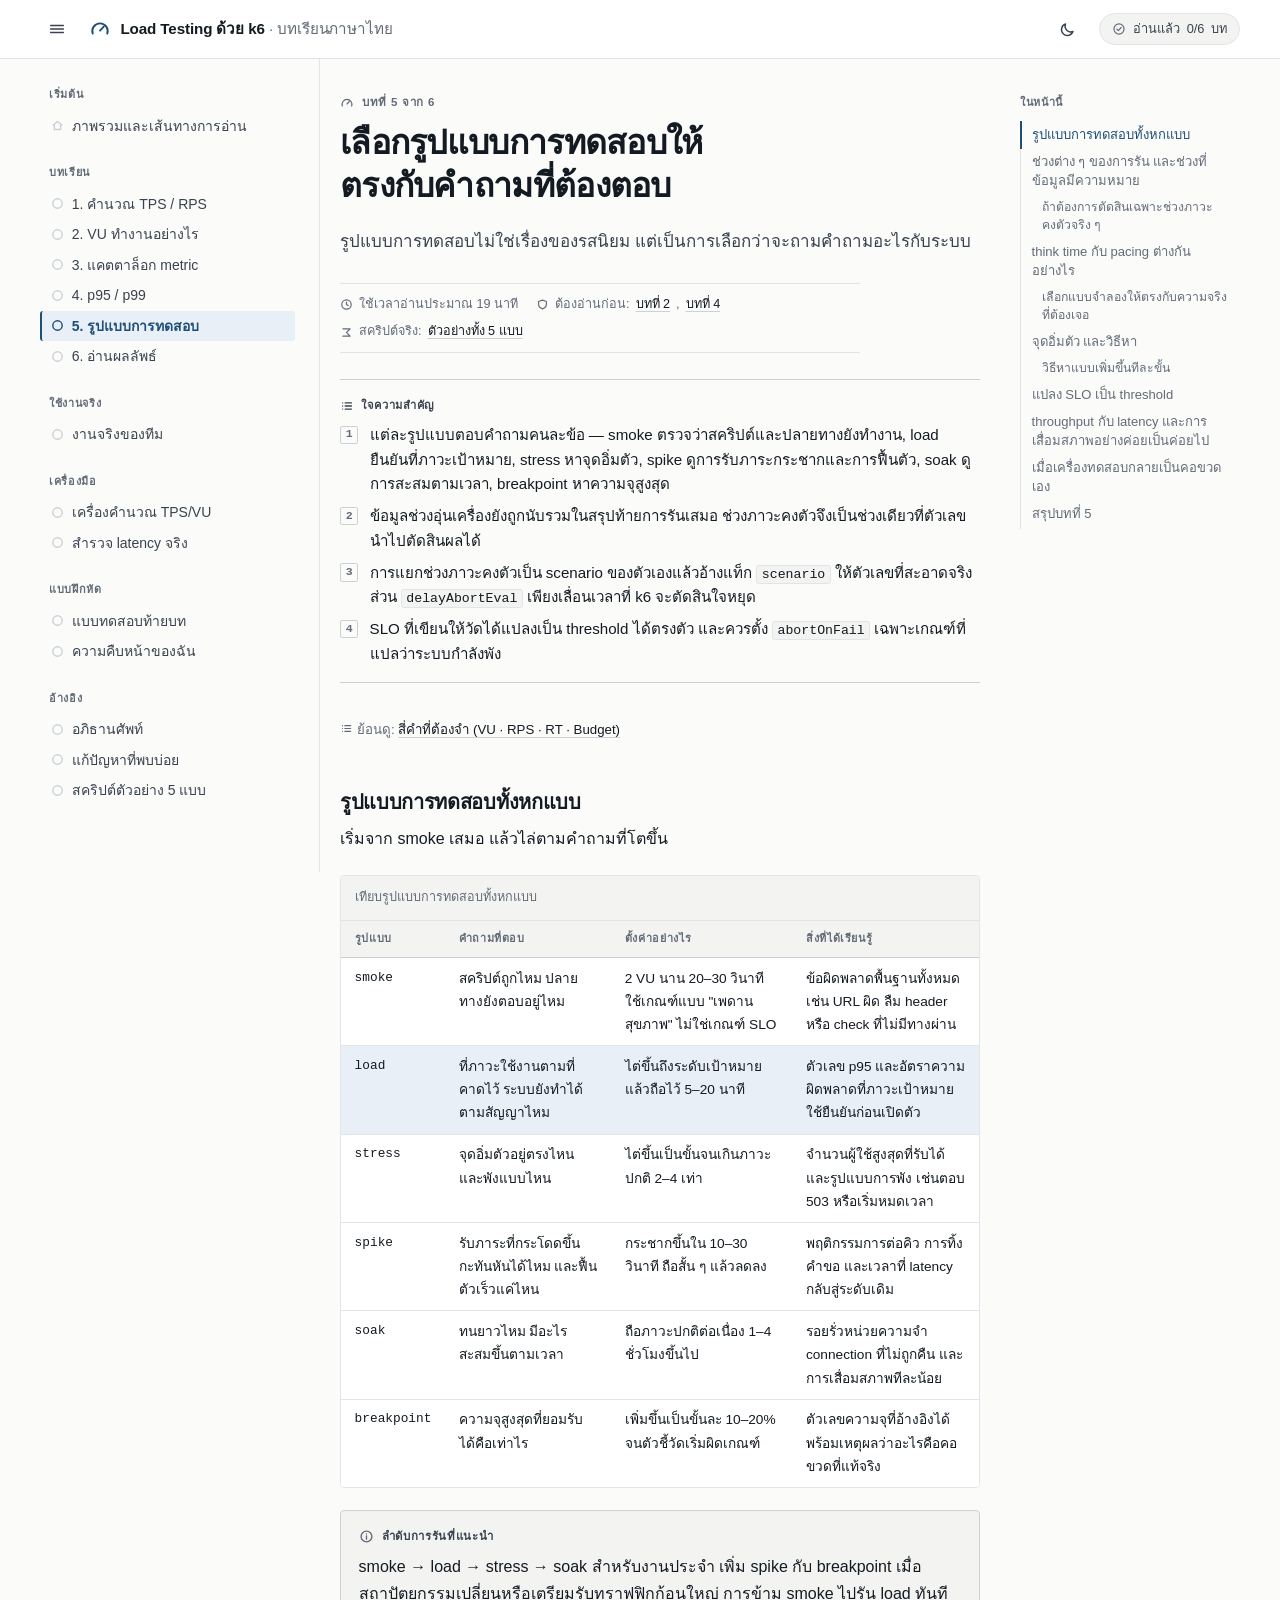
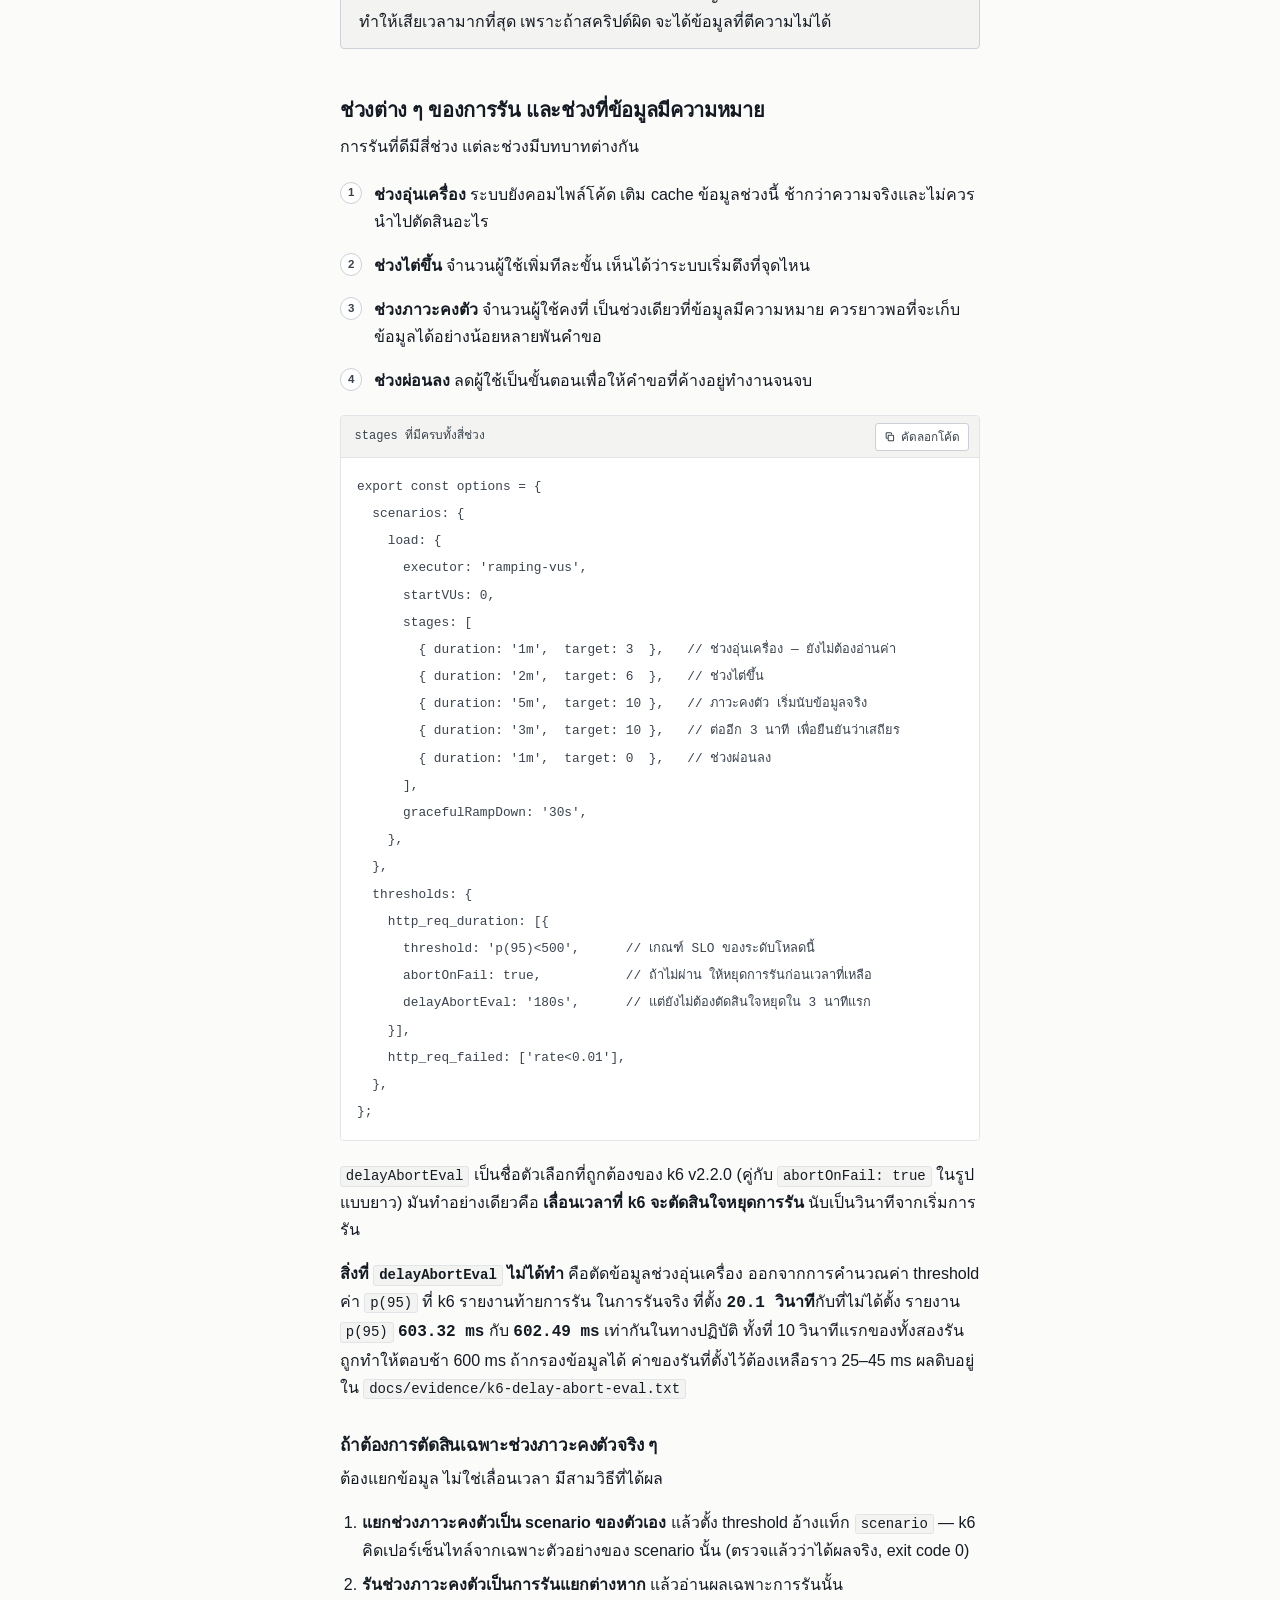
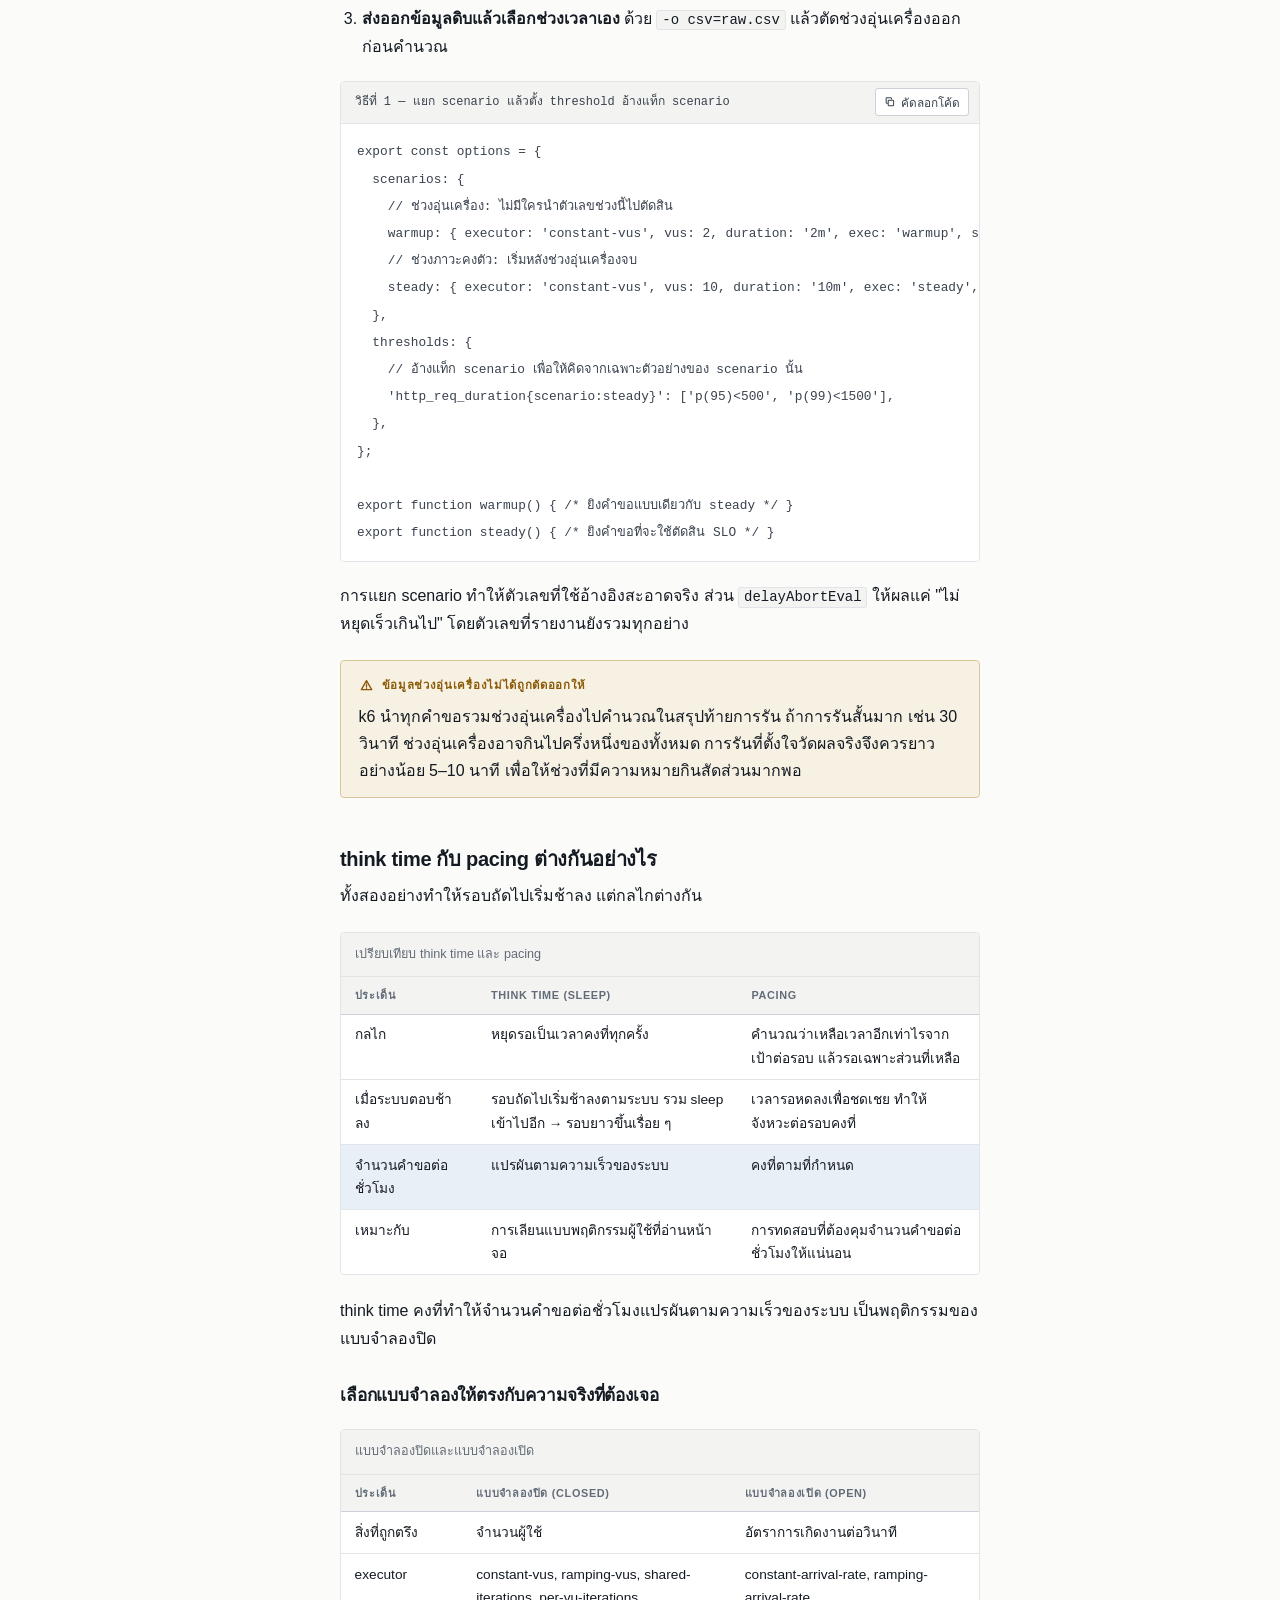
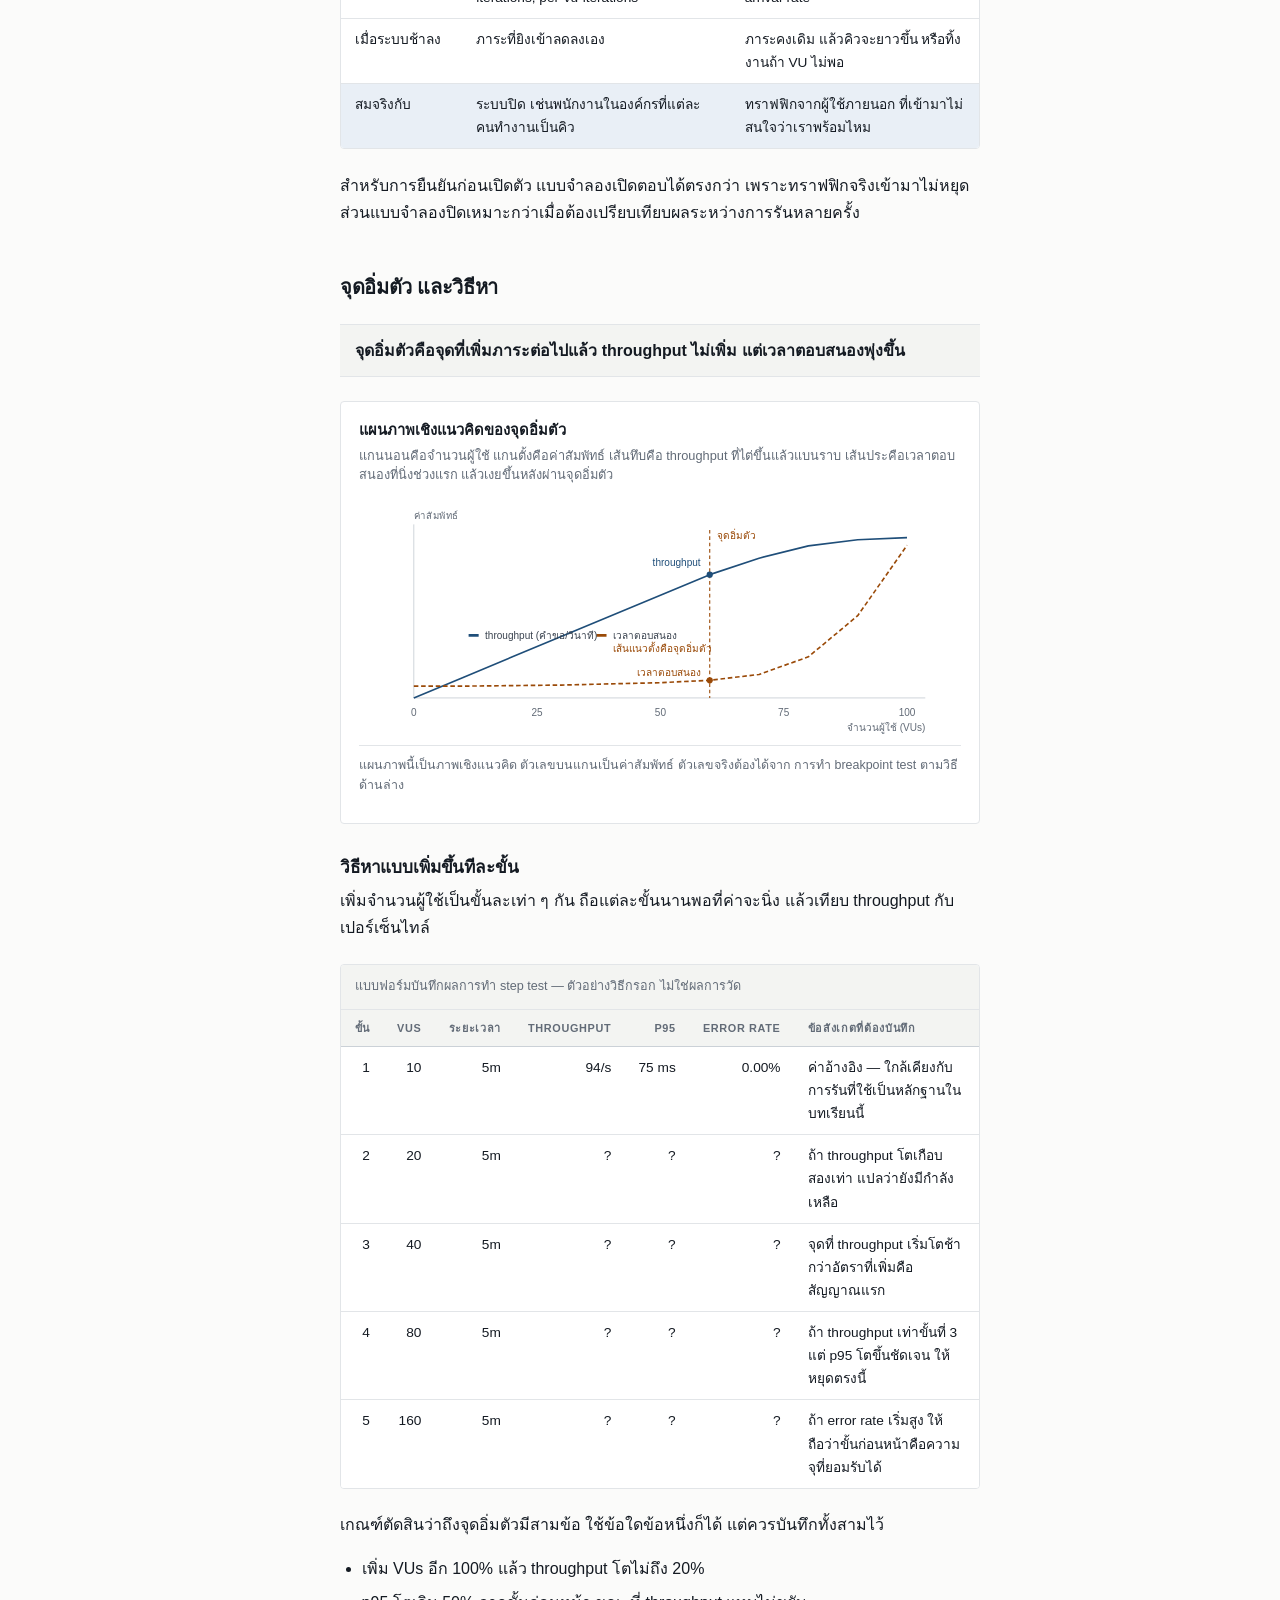
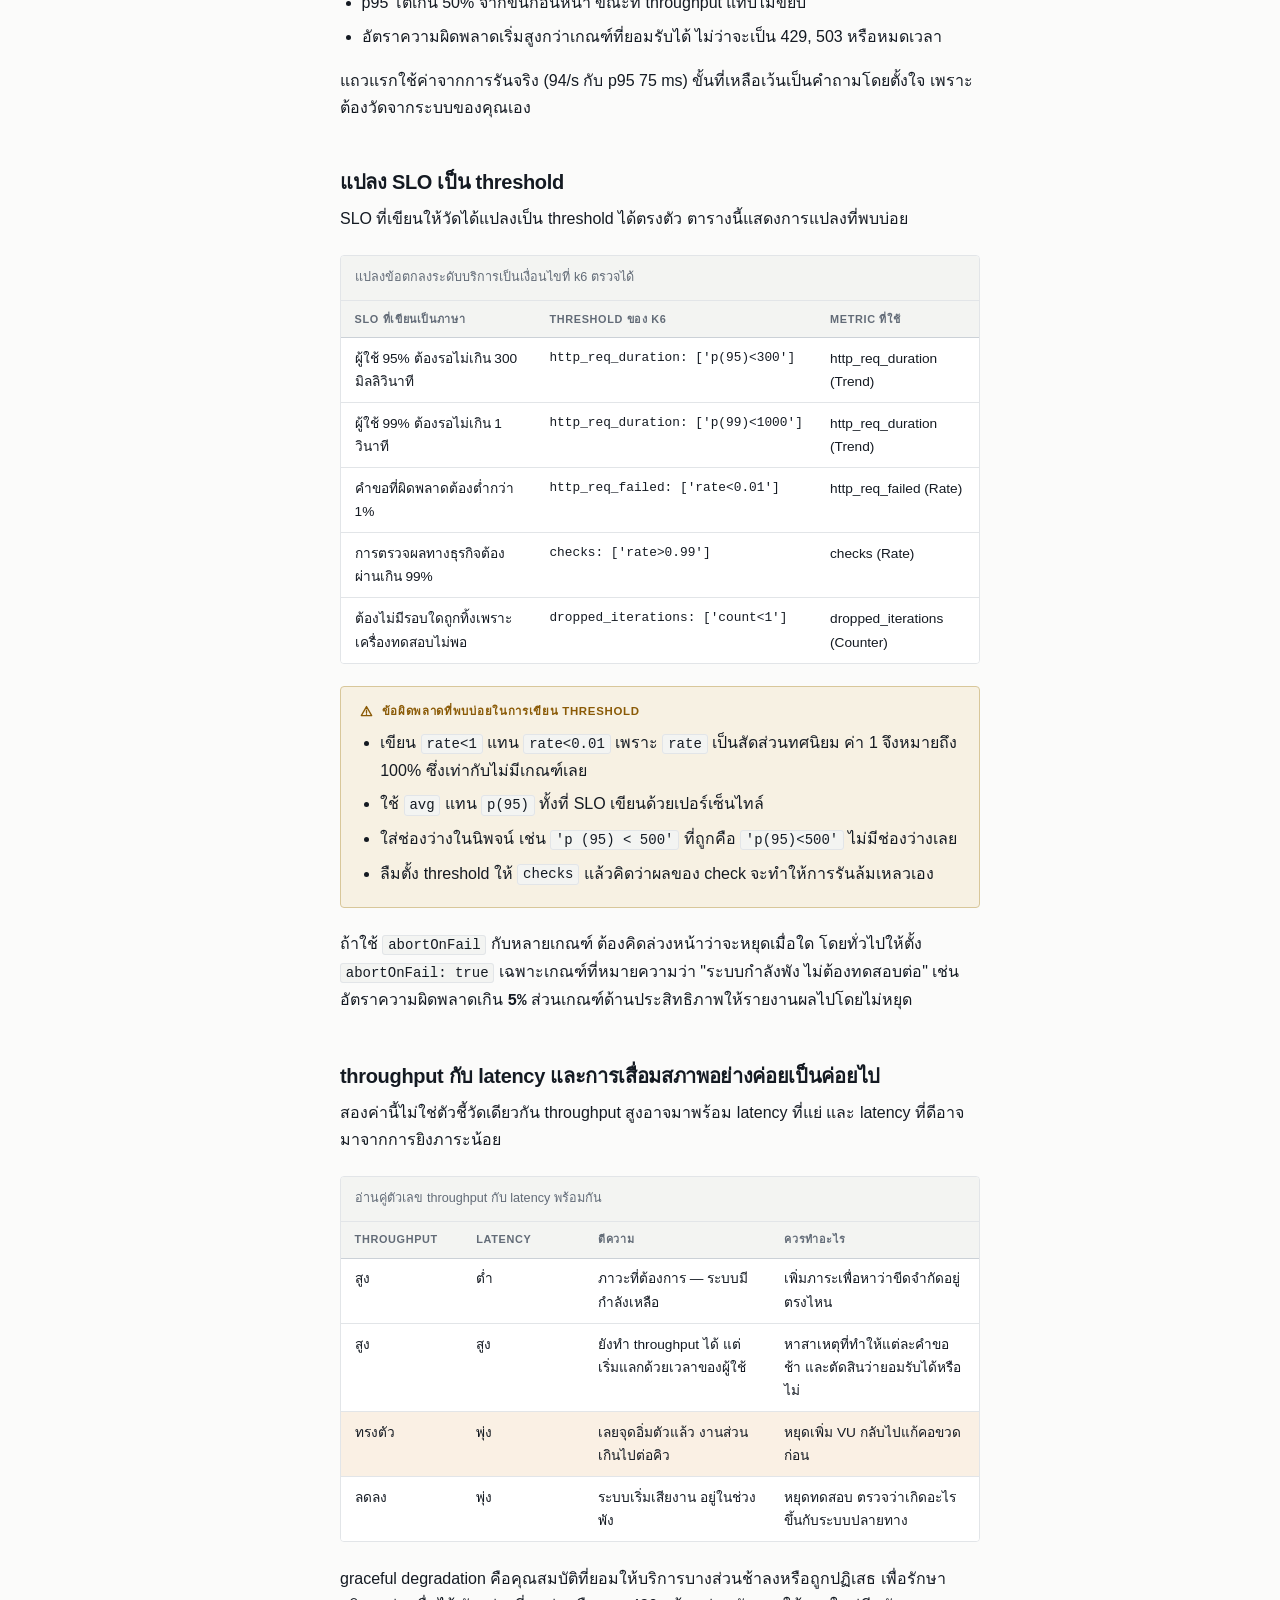
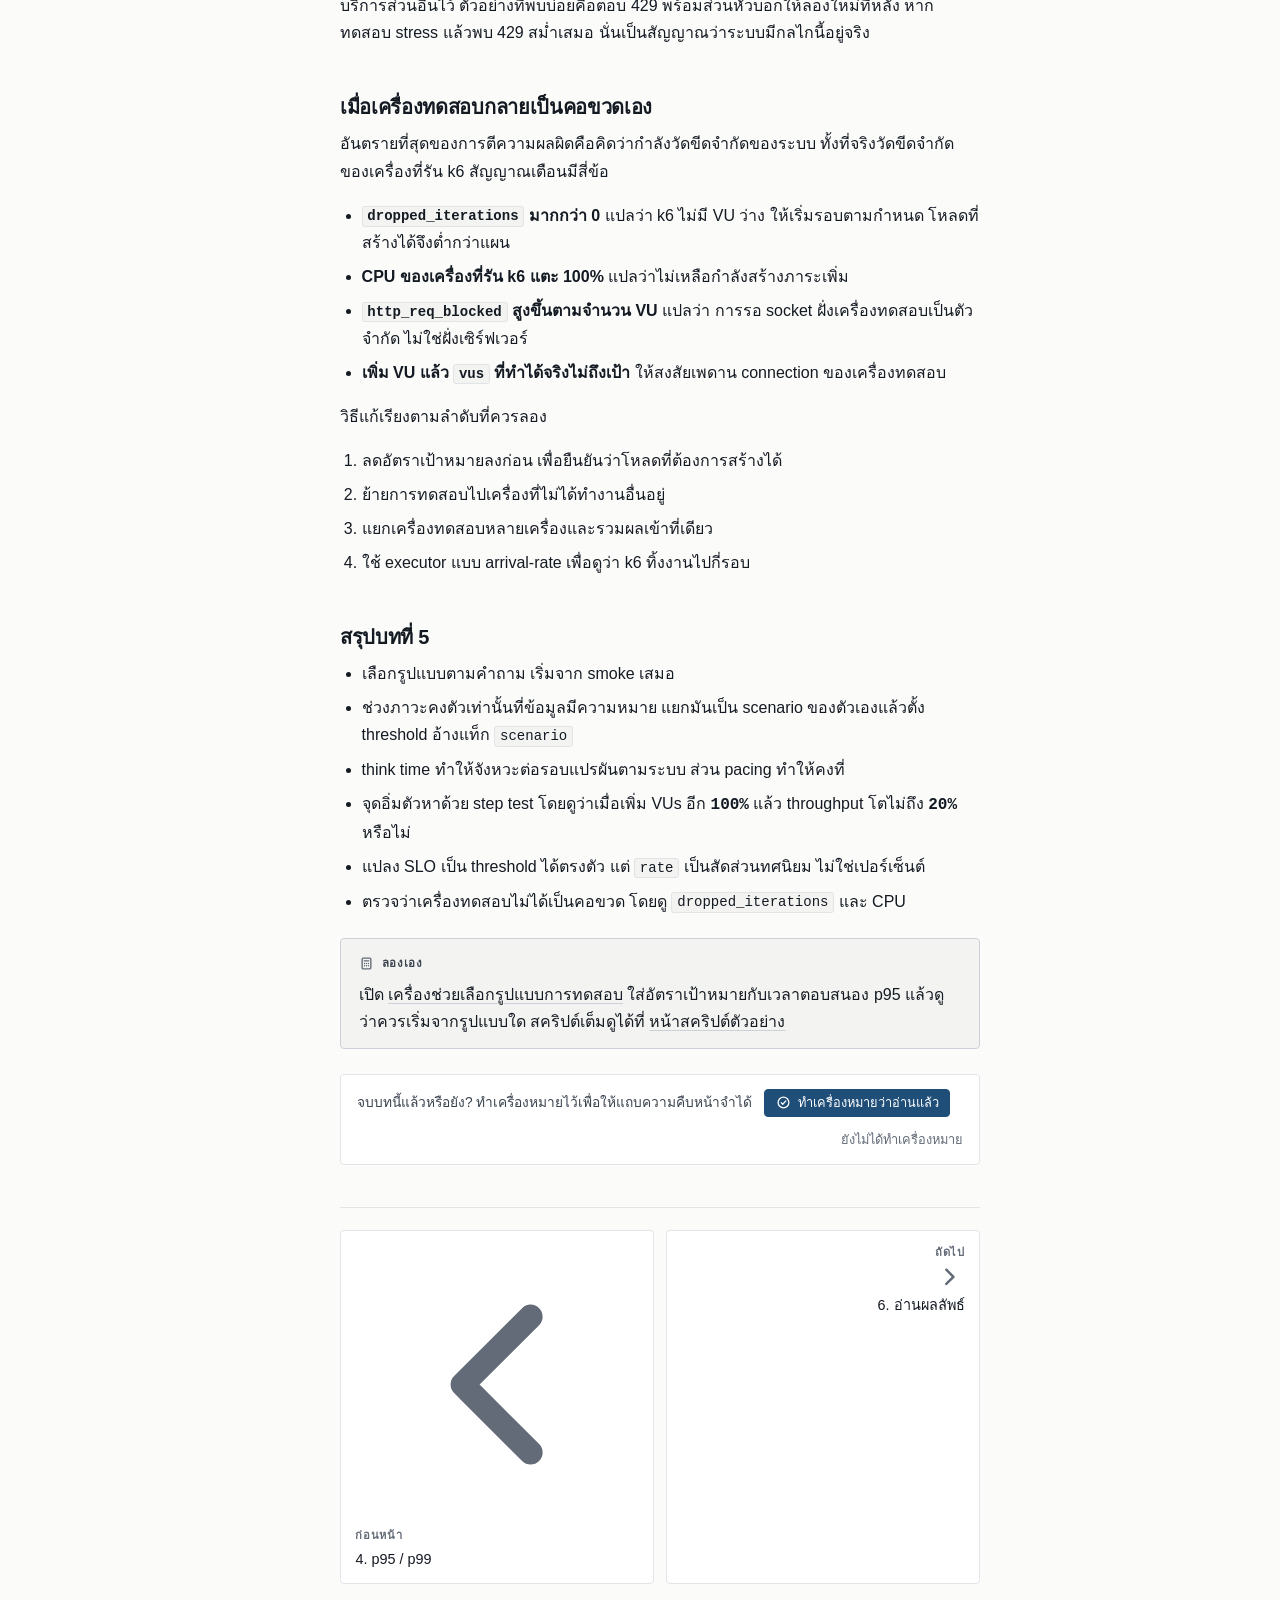
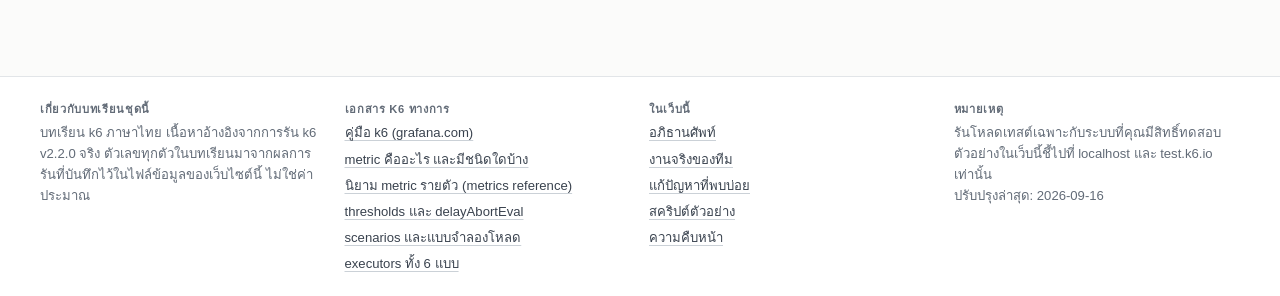
<file: lessons/05-load-profiles.html>
<!DOCTYPE html>
<html lang="th">
<head>
<meta charset="utf-8">
<meta name="viewport" content="width=device-width, initial-scale=1">
<title>บทที่ 5 — รูปแบบการทดสอบและโหลดโปรไฟล์ | Load Testing ด้วย k6</title>
<meta name="description" content="เทียบรูปแบบการทดสอบ smoke load stress spike soak breakpoint อธิบาย ramp-up, steady state, warm-up, think time กับ pacing, จุดอิ่มตัว และวิธีแปลง SLO เป็น threshold ของ k6">
<link rel="icon" type="image/svg+xml" href="../favicon.svg">
<script>/* ตั้งธีมก่อน CSS ถูกวาด — กันจอกะพริบขาวตอนโหลด */
(function(){try{var t=localStorage.getItem('ltk6.theme.v1');
if(t==='dark'||t==='light')document.documentElement.setAttribute('data-theme',t);}catch(e){}})();</script>
<link rel="stylesheet" href="../assets/css/main.css">
</head>
<body data-page="05-load-profiles" data-root="../">

<a class="skip-link" href="#main">ข้ามไปที่เนื้อหาหลัก</a>

<header class="topbar" id="topbar"></header>

<noscript>
  <div class="empty-state" style="margin:16px">
    เมนูนำทางและสารบัญในหน้านี้สร้างด้วย JavaScript กรุณาเปิด JavaScript เพื่อใช้งานเมนู
    เนื้อหาบทเรียนยังอ่านได้ตามปกติ
  </div>
</noscript>

<div class="shell">

  <nav class="sidebar" id="sidebar" aria-label="เมนูหลัก"></nav>

  <main class="article" id="main">

    <p class="eyebrow">
      <svg viewBox="0 0 20 20" fill="none" stroke="currentColor" stroke-width="1.7" stroke-linecap="round" stroke-linejoin="round" aria-hidden="true" style="width:14px;height:14px"><path d="M3.4 14.2a7 7 0 1 1 13.2 0"/><path d="M10 11.4l3.4-3.6"/></svg>
      บทที่ 5 จาก 6
    </p>

    <h1>เลือกรูปแบบการทดสอบให้ตรงกับคำถามที่ต้องตอบ</h1>

    <p class="lede">
      รูปแบบการทดสอบไม่ใช่เรื่องของรสนิยม แต่เป็นการเลือกว่าจะถามคำถามอะไรกับระบบ
    </p>

    <div class="section-meta">
      <div>
        <svg viewBox="0 0 20 20" fill="none" stroke="currentColor" stroke-width="1.8" stroke-linecap="round" stroke-linejoin="round" aria-hidden="true"><circle cx="10" cy="10" r="7.2"/><path d="M10 6.2V10l2.6 1.6"/></svg>
        ใช้เวลาอ่านประมาณ 19 นาที
      </div>
      <div>
        <svg viewBox="0 0 20 20" fill="none" stroke="currentColor" stroke-width="1.8" stroke-linecap="round" stroke-linejoin="round" aria-hidden="true"><path d="M10 3.2l6 2.2v4.4c0 3.3-2.4 5.9-6 7-3.6-1.1-6-3.7-6-7V5.4z"/></svg>
        ต้องอ่านก่อน: <a href="02-vu.html">บทที่ 2</a>, <a href="04-percentiles.html">บทที่ 4</a>
      </div>
      <div>
        <svg viewBox="0 0 20 20" fill="none" stroke="currentColor" stroke-width="1.8" stroke-linecap="round" stroke-linejoin="round" aria-hidden="true"><path d="M4.4 4.4h11.2L10 10l5.6 5.6H4.4"/></svg>
        สคริปต์จริง: <a href="../examples.html">ตัวอย่างทั้ง 5 แบบ</a>
      </div>
    </div>

    <div class="takeaways">
      <p class="takeaways__title">
        <svg viewBox="0 0 20 20" fill="none" stroke="currentColor" stroke-width="1.8" stroke-linecap="round" stroke-linejoin="round" aria-hidden="true"><path d="M7.4 5.6h9M7.4 10h9M7.4 14.4h9"/><path d="M3.8 5.6h.01M3.8 10h.01M3.8 14.4h.01"/></svg>
        ใจความสำคัญ
      </p>
      <ol>
        <li>แต่ละรูปแบบตอบคำถามคนละข้อ — smoke ตรวจว่าสคริปต์และปลายทางยังทำงาน, load ยืนยันที่ภาวะเป้าหมาย, stress หาจุดอิ่มตัว, spike ดูการรับภาระกระชากและการฟื้นตัว, soak ดูการสะสมตามเวลา, breakpoint หาความจุสูงสุด</li>
        <li>ข้อมูลช่วงอุ่นเครื่องยังถูกนับรวมในสรุปท้ายการรันเสมอ ช่วงภาวะคงตัวจึงเป็นช่วงเดียวที่ตัวเลขนำไปตัดสินผลได้</li>
        <li>การแยกช่วงภาวะคงตัวเป็น scenario ของตัวเองแล้วอ้างแท็ก <code>scenario</code> ให้ตัวเลขที่สะอาดจริง ส่วน <code>delayAbortEval</code> เพียงเลื่อนเวลาที่ k6 จะตัดสินใจหยุด</li>
        <li>SLO ที่เขียนให้วัดได้แปลงเป็น threshold ได้ตรงตัว และควรตั้ง <code>abortOnFail</code> เฉพาะเกณฑ์ที่แปลว่าระบบกำลังพัง</li>
      </ol>
    </div>

    <p class="recall"><svg viewBox="0 0 20 20" fill="none" stroke="currentColor" stroke-width="1.8" stroke-linecap="round" stroke-linejoin="round" aria-hidden="true"><path d="M7.4 5.6h9M7.4 10h9M7.4 14.4h9"/><path d="M3.8 5.6h.01M3.8 10h.01M3.8 14.4h.01"/></svg>ย้อนดู: <a href="../index.html#four-words">สี่คำที่ต้องจำ (VU · RPS · RT · Budget)</a></p>

    <h2 id="types">รูปแบบการทดสอบทั้งหกแบบ</h2>

    <p>
      เริ่มจาก smoke เสมอ แล้วไล่ตามคำถามที่โตขึ้น
    </p>

    <div class="table-wrap">
      <table class="data">
        <caption>เทียบรูปแบบการทดสอบทั้งหกแบบ</caption>
        <thead>
          <tr>
            <th>รูปแบบ</th>
            <th class="wrap">คำถามที่ตอบ</th>
            <th class="wrap">ตั้งค่าอย่างไร</th>
            <th class="wrap">สิ่งที่ได้เรียนรู้</th>
          </tr>
        </thead>
        <tbody>
          <tr>
            <td class="code-cell">smoke</td>
            <td class="wrap">สคริปต์ถูกไหม ปลายทางยังตอบอยู่ไหม</td>
            <td class="wrap">2 VU นาน 20–30 วินาที ใช้เกณฑ์แบบ "เพดานสุขภาพ" ไม่ใช่เกณฑ์ SLO</td>
            <td class="wrap">ข้อผิดพลาดพื้นฐานทั้งหมด เช่น URL ผิด ลืม header หรือ check ที่ไม่มีทางผ่าน</td>
          </tr>
          <tr class="row-accent">
            <td class="code-cell">load</td>
            <td class="wrap">ที่ภาวะใช้งานตามที่คาดไว้ ระบบยังทำได้ตามสัญญาไหม</td>
            <td class="wrap">ไต่ขึ้นถึงระดับเป้าหมาย แล้วถือไว้ 5–20 นาที</td>
            <td class="wrap">ตัวเลข p95 และอัตราความผิดพลาดที่ภาวะเป้าหมาย ใช้ยืนยันก่อนเปิดตัว</td>
          </tr>
          <tr>
            <td class="code-cell">stress</td>
            <td class="wrap">จุดอิ่มตัวอยู่ตรงไหน และพังแบบไหน</td>
            <td class="wrap">ไต่ขึ้นเป็นขั้นจนเกินภาวะปกติ 2–4 เท่า</td>
            <td class="wrap">จำนวนผู้ใช้สูงสุดที่รับได้ และรูปแบบการพัง เช่นตอบ 503 หรือเริ่มหมดเวลา</td>
          </tr>
          <tr>
            <td class="code-cell">spike</td>
            <td class="wrap">รับภาระที่กระโดดขึ้นกะทันหันได้ไหม และฟื้นตัวเร็วแค่ไหน</td>
            <td class="wrap">กระชากขึ้นใน 10–30 วินาที ถือสั้น ๆ แล้วลดลง</td>
            <td class="wrap">พฤติกรรมการต่อคิว การทิ้งคำขอ และเวลาที่ latency กลับสู่ระดับเดิม</td>
          </tr>
          <tr>
            <td class="code-cell">soak</td>
            <td class="wrap">ทนยาวไหม มีอะไรสะสมขึ้นตามเวลา</td>
            <td class="wrap">ถือภาวะปกติต่อเนื่อง 1–4 ชั่วโมงขึ้นไป</td>
            <td class="wrap">รอยรั่วหน่วยความจำ connection ที่ไม่ถูกคืน และการเสื่อมสภาพทีละน้อย</td>
          </tr>
          <tr>
            <td class="code-cell">breakpoint</td>
            <td class="wrap">ความจุสูงสุดที่ยอมรับได้คือเท่าไร</td>
            <td class="wrap">เพิ่มขึ้นเป็นขั้นละ 10–20% จนตัวชี้วัดเริ่มผิดเกณฑ์</td>
            <td class="wrap">ตัวเลขความจุที่อ้างอิงได้ พร้อมเหตุผลว่าอะไรคือคอขวดที่แท้จริง</td>
          </tr>
        </tbody>
      </table>
    </div>

    <div class="callout callout--note">
      <div class="callout__head">
        <svg viewBox="0 0 20 20" fill="none" stroke="currentColor" stroke-width="1.8" stroke-linecap="round" stroke-linejoin="round" aria-hidden="true"><circle cx="10" cy="10" r="7.2"/><path d="M10 9.2v4.3M10 6.7h.01"/></svg>
        <span class="label">ลำดับการรันที่แนะนำ</span>
      </div>
      <p>
        smoke → load → stress → soak สำหรับงานประจำ เพิ่ม spike กับ breakpoint
        เมื่อสถาปัตยกรรมเปลี่ยนหรือเตรียมรับทราฟฟิกก้อนใหญ่
        การข้าม smoke ไปรัน load ทันทีทำให้เสียเวลามากที่สุด เพราะถ้าสคริปต์ผิด
        จะได้ข้อมูลที่ตีความไม่ได้
      </p>
    </div>

    <h2 id="stages">ช่วงต่าง ๆ ของการรัน และช่วงที่ข้อมูลมีความหมาย</h2>

    <p>การรันที่ดีมีสี่ช่วง แต่ละช่วงมีบทบาทต่างกัน</p>

    <ol class="steps">
      <li>
        <strong>ช่วงอุ่นเครื่อง</strong> ระบบยังคอมไพล์โค้ด เติม cache ข้อมูลช่วงนี้
        ช้ากว่าความจริงและไม่ควรนำไปตัดสินอะไร
      </li>
      <li>
        <strong>ช่วงไต่ขึ้น</strong> จำนวนผู้ใช้เพิ่มทีละขั้น เห็นได้ว่าระบบเริ่มตึงที่จุดไหน
      </li>
      <li>
        <strong>ช่วงภาวะคงตัว</strong> จำนวนผู้ใช้คงที่ เป็นช่วงเดียวที่ข้อมูลมีความหมาย
        ควรยาวพอที่จะเก็บข้อมูลได้อย่างน้อยหลายพันคำขอ
      </li>
      <li>
        <strong>ช่วงผ่อนลง</strong> ลดผู้ใช้เป็นขั้นตอนเพื่อให้คำขอที่ค้างอยู่ทำงานจนจบ
      </li>
    </ol>

    <div class="code-block">
      <div class="code-block__head">
        <span class="code-block__title">stages ที่มีครบทั้งสี่ช่วง</span>
      </div>
      <pre><code>export const options = {
  scenarios: {
    load: {
      executor: 'ramping-vus',
      startVUs: 0,
      stages: [
        { duration: '1m',  target: 3  },   // ช่วงอุ่นเครื่อง — ยังไม่ต้องอ่านค่า
        { duration: '2m',  target: 6  },   // ช่วงไต่ขึ้น
        { duration: '5m',  target: 10 },   // ภาวะคงตัว เริ่มนับข้อมูลจริง
        { duration: '3m',  target: 10 },   // ต่ออีก 3 นาที เพื่อยืนยันว่าเสถียร
        { duration: '1m',  target: 0  },   // ช่วงผ่อนลง
      ],
      gracefulRampDown: '30s',
    },
  },
  thresholds: {
    http_req_duration: [{
      threshold: 'p(95)<500',      // เกณฑ์ SLO ของระดับโหลดนี้
      abortOnFail: true,           // ถ้าไม่ผ่าน ให้หยุดการรันก่อนเวลาที่เหลือ
      delayAbortEval: '180s',      // แต่ยังไม่ต้องตัดสินใจหยุดใน 3 นาทีแรก
    }],
    http_req_failed: ['rate<0.01'],
  },
};</code></pre>
    </div>

    <p>
      <code>delayAbortEval</code> เป็นชื่อตัวเลือกที่ถูกต้องของ k6 v2.2.0
      (คู่กับ <code>abortOnFail: true</code> ในรูปแบบยาว) มันทำอย่างเดียวคือ
      <strong>เลื่อนเวลาที่ k6 จะตัดสินใจหยุดการรัน</strong> นับเป็นวินาทีจากเริ่มการรัน
    </p>

    <p>
      <strong>สิ่งที่ <code>delayAbortEval</code> ไม่ได้ทำ</strong> คือตัดข้อมูลช่วงอุ่นเครื่อง
      ออกจากการคำนวณค่า threshold ค่า <code>p(95)</code> ที่ k6 รายงานท้ายการรัน
      ในการรันจริง ที่ตั้ง
      <span class="key-figure">20.1 วินาที</span>กับที่ไม่ได้ตั้ง รายงาน <code>p(95)</code>
      <span class="key-figure">603.32 ms</span> กับ <span class="key-figure">602.49 ms</span>
      เท่ากันในทางปฏิบัติ ทั้งที่ 10 วินาทีแรกของทั้งสองรันถูกทำให้ตอบช้า 600 ms
      ถ้ากรองข้อมูลได้ ค่าของรันที่ตั้งไว้ต้องเหลือราว 25–45 ms
      ผลดิบอยู่ใน <code>docs/evidence/k6-delay-abort-eval.txt</code>
    </p>

    <h3 id="steady-only">ถ้าต้องการตัดสินเฉพาะช่วงภาวะคงตัวจริง ๆ</h3>

    <p>
      ต้องแยกข้อมูล ไม่ใช่เลื่อนเวลา มีสามวิธีที่ได้ผล
    </p>

    <ol>
      <li>
        <strong>แยกช่วงภาวะคงตัวเป็น scenario ของตัวเอง</strong> แล้วตั้ง threshold
        อ้างแท็ก <code>scenario</code> — k6 คิดเปอร์เซ็นไทล์จากเฉพาะตัวอย่างของ scenario
        นั้น (ตรวจแล้วว่าได้ผลจริง, exit code 0)
      </li>
      <li>
        <strong>รันช่วงภาวะคงตัวเป็นการรันแยกต่างหาก</strong> แล้วอ่านผลเฉพาะการรันนั้น
      </li>
      <li>
        <strong>ส่งออกข้อมูลดิบแล้วเลือกช่วงเวลาเอง</strong> ด้วย
        <code>-o csv=raw.csv</code> แล้วตัดช่วงอุ่นเครื่องออกก่อนคำนวณ
      </li>
    </ol>

    <div class="code-block">
      <div class="code-block__head">
        <span class="code-block__title">วิธีที่ 1 — แยก scenario แล้วตั้ง threshold อ้างแท็ก scenario</span>
      </div>
      <pre><code>export const options = {
  scenarios: {
    // ช่วงอุ่นเครื่อง: ไม่มีใครนำตัวเลขช่วงนี้ไปตัดสิน
    warmup: { executor: 'constant-vus', vus: 2, duration: '2m', exec: 'warmup', startTime: '0s' },
    // ช่วงภาวะคงตัว: เริ่มหลังช่วงอุ่นเครื่องจบ
    steady: { executor: 'constant-vus', vus: 10, duration: '10m', exec: 'steady', startTime: '2m' },
  },
  thresholds: {
    // อ้างแท็ก scenario เพื่อให้คิดจากเฉพาะตัวอย่างของ scenario นั้น
    'http_req_duration{scenario:steady}': ['p(95)&lt;500', 'p(99)&lt;1500'],
  },
};

export function warmup() { /* ยิงคำขอแบบเดียวกับ steady */ }
export function steady() { /* ยิงคำขอที่จะใช้ตัดสิน SLO */ }</code></pre>
    </div>

    <p>
      การแยก scenario ทำให้ตัวเลขที่ใช้อ้างอิงสะอาดจริง ส่วน <code>delayAbortEval</code>
      ให้ผลแค่ "ไม่หยุดเร็วเกินไป" โดยตัวเลขที่รายงานยังรวมทุกอย่าง
    </p>

    <div class="callout callout--warn">
      <div class="callout__head">
        <svg viewBox="0 0 20 20" fill="none" stroke="currentColor" stroke-width="1.8" stroke-linecap="round" stroke-linejoin="round" aria-hidden="true"><path d="M10 3.4l6.9 12H3.1z"/><path d="M10 8.2v3.4M10 13.6h.01"/></svg>
        <span class="label">ข้อมูลช่วงอุ่นเครื่องไม่ได้ถูกตัดออกให้</span>
      </div>
      <p>
        k6 นำทุกคำขอรวมช่วงอุ่นเครื่องไปคำนวณในสรุปท้ายการรัน ถ้าการรันสั้นมาก เช่น 30 วินาที
        ช่วงอุ่นเครื่องอาจกินไปครึ่งหนึ่งของทั้งหมด การรันที่ตั้งใจวัดผลจริงจึงควรยาวอย่างน้อย 5–10 นาที
        เพื่อให้ช่วงที่มีความหมายกินสัดส่วนมากพอ
      </p>
    </div>

    <h2 id="think-time-pacing">think time กับ pacing ต่างกันอย่างไร</h2>

    <p>
      ทั้งสองอย่างทำให้รอบถัดไปเริ่มช้าลง แต่กลไกต่างกัน
    </p>

    <div class="table-wrap">
      <table class="data">
        <caption>เปรียบเทียบ think time และ pacing</caption>
        <thead>
          <tr>
            <th class="wrap">ประเด็น</th>
            <th class="wrap">think time (sleep)</th>
            <th class="wrap">pacing</th>
          </tr>
        </thead>
        <tbody>
          <tr>
            <td class="wrap">กลไก</td>
            <td class="wrap">หยุดรอเป็นเวลาคงที่ทุกครั้ง</td>
            <td class="wrap">คำนวณว่าเหลือเวลาอีกเท่าไรจากเป้าต่อรอบ แล้วรอเฉพาะส่วนที่เหลือ</td>
          </tr>
          <tr>
            <td class="wrap">เมื่อระบบตอบช้าลง</td>
            <td class="wrap">รอบถัดไปเริ่มช้าลงตามระบบ รวม sleep เข้าไปอีก → รอบยาวขึ้นเรื่อย ๆ</td>
            <td class="wrap">เวลารอหดลงเพื่อชดเชย ทำให้จังหวะต่อรอบคงที่</td>
          </tr>
          <tr class="row-accent">
            <td class="wrap">จำนวนคำขอต่อชั่วโมง</td>
            <td class="wrap">แปรผันตามความเร็วของระบบ</td>
            <td class="wrap">คงที่ตามที่กำหนด</td>
          </tr>
          <tr>
            <td class="wrap">เหมาะกับ</td>
            <td class="wrap">การเลียนแบบพฤติกรรมผู้ใช้ที่อ่านหน้าจอ</td>
            <td class="wrap">การทดสอบที่ต้องคุมจำนวนคำขอต่อชั่วโมงให้แน่นอน</td>
          </tr>
        </tbody>
      </table>
    </div>

    <p>
      think time คงที่ทำให้จำนวนคำขอต่อชั่วโมงแปรผันตามความเร็วของระบบ
      เป็นพฤติกรรมของแบบจำลองปิด
    </p>

    <h3 id="open-closed">เลือกแบบจำลองให้ตรงกับความจริงที่ต้องเจอ</h3>

    <div class="table-wrap">
      <table class="data">
        <caption>แบบจำลองปิดและแบบจำลองเปิด</caption>
        <thead>
          <tr>
            <th class="wrap">ประเด็น</th>
            <th class="wrap">แบบจำลองปิด (closed)</th>
            <th class="wrap">แบบจำลองเปิด (open)</th>
          </tr>
        </thead>
        <tbody>
          <tr>
            <td class="wrap">สิ่งที่ถูกตรึง</td>
            <td class="wrap">จำนวนผู้ใช้</td>
            <td class="wrap">อัตราการเกิดงานต่อวินาที</td>
          </tr>
          <tr>
            <td class="wrap">executor</td>
            <td class="wrap">constant-vus, ramping-vus, shared-iterations, per-vu-iterations</td>
            <td class="wrap">constant-arrival-rate, ramping-arrival-rate</td>
          </tr>
          <tr>
            <td class="wrap">เมื่อระบบช้าลง</td>
            <td class="wrap">ภาระที่ยิงเข้าลดลงเอง</td>
            <td class="wrap">ภาระคงเดิม แล้วคิวจะยาวขึ้น หรือทิ้งงานถ้า VU ไม่พอ</td>
          </tr>
          <tr class="row-accent">
            <td class="wrap">สมจริงกับ</td>
            <td class="wrap">ระบบปิด เช่นพนักงานในองค์กรที่แต่ละคนทำงานเป็นคิว</td>
            <td class="wrap">ทราฟฟิกจากผู้ใช้ภายนอก ที่เข้ามาไม่สนใจว่าเราพร้อมไหม</td>
          </tr>
        </tbody>
      </table>
    </div>

    <p>
      สำหรับการยืนยันก่อนเปิดตัว แบบจำลองเปิดตอบได้ตรงกว่า เพราะทราฟฟิกจริงเข้ามาไม่หยุด
      ส่วนแบบจำลองปิดเหมาะกว่าเมื่อต้องเปรียบเทียบผลระหว่างการรันหลายครั้ง
    </p>

    <h2 id="saturation">จุดอิ่มตัว และวิธีหา</h2>

    <p class="keypoint">
      จุดอิ่มตัวคือจุดที่เพิ่มภาระต่อไปแล้ว throughput ไม่เพิ่ม แต่เวลาตอบสนองพุ่งขึ้น
    </p>

    <figure class="chart-figure bleed">
      <figcaption>
        <p class="chart-title">แผนภาพเชิงแนวคิดของจุดอิ่มตัว</p>
        <p class="chart-caption">
          แกนนอนคือจำนวนผู้ใช้ แกนตั้งคือค่าสัมพัทธ์ เส้นทึบคือ throughput ที่ไต่ขึ้นแล้วแบนราบ
          เส้นประคือเวลาตอบสนองที่นิ่งช่วงแรก แล้วเงยขึ้นหลังผ่านจุดอิ่มตัว
        </p>
      </figcaption>
      <svg viewBox="0 0 660 260" role="img" aria-label="แผนภาพเชิงแนวคิดแสดงเส้น throughput ที่ไต่ขึ้นแล้วแบนราบ กับเส้นเวลาตอบสนองที่นิ่งแล้วพุ่งขึ้นหลังจุดอิ่มตัว">
        <g transform="translate(0,0)">
          <line x1="60" y1="220" x2="620" y2="220" stroke="var(--border-strong)" stroke-width="1"/>
          <line x1="60" y1="220" x2="60" y2="30" stroke="var(--border-strong)" stroke-width="1"/>
          <line x1="384" y1="36" x2="384" y2="220" stroke="var(--signal)" stroke-width="1.2" stroke-dasharray="4 3"/>
          <text x="60" y="240" font-size="11" fill="var(--muted)" text-anchor="middle">0</text>
          <text x="195" y="240" font-size="11" fill="var(--muted)" text-anchor="middle">25</text>
          <text x="330" y="240" font-size="11" fill="var(--muted)" text-anchor="middle">50</text>
          <text x="465" y="240" font-size="11" fill="var(--muted)" text-anchor="middle">75</text>
          <text x="600" y="240" font-size="11" fill="var(--muted)" text-anchor="middle">100</text>
          <text x="620" y="256" font-size="11" fill="var(--muted)" text-anchor="end">จำนวนผู้ใช้ (VUs)</text>
          <text x="60" y="24" font-size="10.5" fill="var(--muted)" letter-spacing=".06em">ค่าสัมพัทธ์</text>
          <polyline points="60,220 114,197.5 168,175 222,152.5 276,130 330,107.5 384,85 438,67 492,53.5 546,46.8 600,44.5"
                    fill="none" stroke="var(--chart-1)" stroke-width="1.8" stroke-linejoin="round"/>
          <polyline points="60,207.1 114,207.1 168,206.5 222,205.9 276,204.6 330,203.3 384,200.7 438,194.3 492,175 546,130 600,52.9"
                    fill="none" stroke="var(--chart-3)" stroke-width="1.8" stroke-dasharray="5 3" stroke-linejoin="round"/>
          <circle cx="384" cy="85" r="3.4" fill="var(--chart-1)"/>
          <circle cx="384" cy="200.7" r="3.4" fill="var(--chart-3)"/>
          <text x="374" y="76" font-size="11" fill="var(--chart-1)" text-anchor="end">throughput</text>
          <text x="374" y="196" font-size="11" fill="var(--chart-3)" text-anchor="end">เวลาตอบสนอง</text>
          <text x="392" y="46" font-size="11" fill="var(--signal)">จุดอิ่มตัว</text>
          <rect x="120" y="150" width="11" height="3" fill="var(--chart-1)"/>
          <rect x="260" y="150" width="11" height="3" fill="var(--signal)"/>
          <text x="138" y="155" font-size="11" fill="var(--fg-soft)">throughput (คำขอ/วินาที)</text>
          <text x="278" y="155" font-size="11" fill="var(--fg-soft)">เวลาตอบสนอง</text>
          <text x="278" y="170" font-size="11" fill="var(--signal)">เส้นแนวตั้งคือจุดอิ่มตัว</text>
        </g>
      </svg>
      <p class="chart-foot">
        แผนภาพนี้เป็นภาพเชิงแนวคิด ตัวเลขบนแกนเป็นค่าสัมพัทธ์ ตัวเลขจริงต้องได้จาก
        การทำ breakpoint test ตามวิธีด้านล่าง
      </p>
    </figure>

    <h3 id="step-method">วิธีหาแบบเพิ่มขึ้นทีละขั้น</h3>

    <p>
      เพิ่มจำนวนผู้ใช้เป็นขั้นละเท่า ๆ กัน ถือแต่ละขั้นนานพอที่ค่าจะนิ่ง
      แล้วเทียบ throughput กับเปอร์เซ็นไทล์
    </p>

    <div class="table-wrap">
      <table class="data">
        <caption>แบบฟอร์มบันทึกผลการทำ step test — ตัวอย่างวิธีกรอก ไม่ใช่ผลการวัด</caption>
        <thead>
          <tr>
            <th class="num">ขั้น</th>
            <th class="num">VUs</th>
            <th class="num">ระยะเวลา</th>
            <th class="num">throughput</th>
            <th class="num">p95</th>
            <th class="num">error rate</th>
            <th class="wrap">ข้อสังเกตที่ต้องบันทึก</th>
          </tr>
        </thead>
        <tbody>
          <tr>
            <td class="num">1</td><td class="num">10</td><td class="num">5m</td>
            <td class="num">94/s</td><td class="num">75 ms</td><td class="num">0.00%</td>
            <td class="wrap">ค่าอ้างอิง — ใกล้เคียงกับการรันที่ใช้เป็นหลักฐานในบทเรียนนี้</td>
          </tr>
          <tr>
            <td class="num">2</td><td class="num">20</td><td class="num">5m</td>
            <td class="num">?</td><td class="num">?</td><td class="num">?</td>
            <td class="wrap">ถ้า throughput โตเกือบสองเท่า แปลว่ายังมีกำลังเหลือ</td>
          </tr>
          <tr>
            <td class="num">3</td><td class="num">40</td><td class="num">5m</td>
            <td class="num">?</td><td class="num">?</td><td class="num">?</td>
            <td class="wrap">จุดที่ throughput เริ่มโตช้ากว่าอัตราที่เพิ่มคือสัญญาณแรก</td>
          </tr>
          <tr>
            <td class="num">4</td><td class="num">80</td><td class="num">5m</td>
            <td class="num">?</td><td class="num">?</td><td class="num">?</td>
            <td class="wrap">ถ้า throughput เท่าขั้นที่ 3 แต่ p95 โตขึ้นชัดเจน ให้หยุดตรงนี้</td>
          </tr>
          <tr>
            <td class="num">5</td><td class="num">160</td><td class="num">5m</td>
            <td class="num">?</td><td class="num">?</td><td class="num">?</td>
            <td class="wrap">ถ้า error rate เริ่มสูง ให้ถือว่าขั้นก่อนหน้าคือความจุที่ยอมรับได้</td>
          </tr>
        </tbody>
      </table>
    </div>

    <p>
      เกณฑ์ตัดสินว่าถึงจุดอิ่มตัวมีสามข้อ ใช้ข้อใดข้อหนึ่งก็ได้ แต่ควรบันทึกทั้งสามไว้
    </p>

    <ul>
      <li>เพิ่ม VUs อีก 100% แล้ว throughput โตไม่ถึง 20%</li>
      <li>p95 โตเกิน 50% จากขั้นก่อนหน้า ขณะที่ throughput แทบไม่ขยับ</li>
      <li>อัตราความผิดพลาดเริ่มสูงกว่าเกณฑ์ที่ยอมรับได้ ไม่ว่าจะเป็น 429, 503 หรือหมดเวลา</li>
    </ul>

    <p>
      แถวแรกใช้ค่าจากการรันจริง (94/s กับ p95 75 ms) ขั้นที่เหลือเว้นเป็นคำถามโดยตั้งใจ
      เพราะต้องวัดจากระบบของคุณเอง
    </p>

    <h2 id="slo-threshold">แปลง SLO เป็น threshold</h2>

    <p>
      SLO ที่เขียนให้วัดได้แปลงเป็น threshold ได้ตรงตัว ตารางนี้แสดงการแปลงที่พบบ่อย
    </p>

    <div class="table-wrap">
      <table class="data">
        <caption>แปลงข้อตกลงระดับบริการเป็นเงื่อนไขที่ k6 ตรวจได้</caption>
        <thead>
          <tr>
            <th class="wrap">SLO ที่เขียนเป็นภาษา</th>
            <th class="wrap">threshold ของ k6</th>
            <th class="wrap">metric ที่ใช้</th>
          </tr>
        </thead>
        <tbody>
          <tr>
            <td class="wrap">ผู้ใช้ 95% ต้องรอไม่เกิน 300 มิลลิวินาที</td>
            <td class="code-cell">http_req_duration: ['p(95)&lt;300']</td>
            <td class="wrap">http_req_duration (Trend)</td>
          </tr>
          <tr>
            <td class="wrap">ผู้ใช้ 99% ต้องรอไม่เกิน 1 วินาที</td>
            <td class="code-cell">http_req_duration: ['p(99)&lt;1000']</td>
            <td class="wrap">http_req_duration (Trend)</td>
          </tr>
          <tr>
            <td class="wrap">คำขอที่ผิดพลาดต้องต่ำกว่า 1%</td>
            <td class="code-cell">http_req_failed: ['rate&lt;0.01']</td>
            <td class="wrap">http_req_failed (Rate)</td>
          </tr>
          <tr>
            <td class="wrap">การตรวจผลทางธุรกิจต้องผ่านเกิน 99%</td>
            <td class="code-cell">checks: ['rate&gt;0.99']</td>
            <td class="wrap">checks (Rate)</td>
          </tr>
          <tr>
            <td class="wrap">ต้องไม่มีรอบใดถูกทิ้งเพราะเครื่องทดสอบไม่พอ</td>
            <td class="code-cell">dropped_iterations: ['count&lt;1']</td>
            <td class="wrap">dropped_iterations (Counter)</td>
          </tr>
        </tbody>
      </table>
    </div>

    <div class="callout callout--warn">
      <div class="callout__head">
        <svg viewBox="0 0 20 20" fill="none" stroke="currentColor" stroke-width="1.8" stroke-linecap="round" stroke-linejoin="round" aria-hidden="true"><path d="M10 3.4l6.9 12H3.1z"/><path d="M10 8.2v3.4M10 13.6h.01"/></svg>
        <span class="label">ข้อผิดพลาดที่พบบ่อยในการเขียน threshold</span>
      </div>
      <ul>
        <li>
          เขียน <code>rate&lt;1</code> แทน <code>rate&lt;0.01</code> เพราะ <code>rate</code> เป็นสัดส่วนทศนิยม
          ค่า 1 จึงหมายถึง 100% ซึ่งเท่ากับไม่มีเกณฑ์เลย
        </li>
        <li>
          ใช้ <code>avg</code> แทน <code>p(95)</code> ทั้งที่ SLO เขียนด้วยเปอร์เซ็นไทล์
        </li>
        <li>
          ใส่ช่องว่างในนิพจน์ เช่น <code>'p (95) &lt; 500'</code> ที่ถูกคือ
          <code>'p(95)&lt;500'</code> ไม่มีช่องว่างเลย
        </li>
        <li>
          ลืมตั้ง threshold ให้ <code>checks</code> แล้วคิดว่าผลของ check จะทำให้การรันล้มเหลวเอง
        </li>
      </ul>
    </div>

    <p>
      ถ้าใช้ <code>abortOnFail</code> กับหลายเกณฑ์ ต้องคิดล่วงหน้าว่าจะหยุดเมื่อใด
      โดยทั่วไปให้ตั้ง <code>abortOnFail: true</code> เฉพาะเกณฑ์ที่หมายความว่า
      "ระบบกำลังพัง ไม่ต้องทดสอบต่อ" เช่นอัตราความผิดพลาดเกิน <span class="key-figure">5%</span>
      ส่วนเกณฑ์ด้านประสิทธิภาพให้รายงานผลไปโดยไม่หยุด
    </p>

    <h2 id="throughput-latency">throughput กับ latency และการเสื่อมสภาพอย่างค่อยเป็นค่อยไป</h2>

    <p>
      สองค่านี้ไม่ใช่ตัวชี้วัดเดียวกัน throughput สูงอาจมาพร้อม latency ที่แย่
      และ latency ที่ดีอาจมาจากการยิงภาระน้อย
    </p>

    <div class="table-wrap">
      <table class="data">
        <caption>อ่านคู่ตัวเลข throughput กับ latency พร้อมกัน</caption>
        <thead>
          <tr>
            <th class="wrap">throughput</th>
            <th class="wrap">latency</th>
            <th class="wrap">ตีความ</th>
            <th class="wrap">ควรทำอะไร</th>
          </tr>
        </thead>
        <tbody>
          <tr>
            <td class="wrap">สูง</td>
            <td class="wrap">ต่ำ</td>
            <td class="wrap">ภาวะที่ต้องการ — ระบบมีกำลังเหลือ</td>
            <td class="wrap">เพิ่มภาระเพื่อหาว่าขีดจำกัดอยู่ตรงไหน</td>
          </tr>
          <tr>
            <td class="wrap">สูง</td>
            <td class="wrap">สูง</td>
            <td class="wrap">ยังทำ throughput ได้ แต่เริ่มแลกด้วยเวลาของผู้ใช้</td>
            <td class="wrap">หาสาเหตุที่ทำให้แต่ละคำขอช้า และตัดสินว่ายอมรับได้หรือไม่</td>
          </tr>
          <tr class="row-signal">
            <td class="wrap">ทรงตัว</td>
            <td class="wrap">พุ่ง</td>
            <td class="wrap">เลยจุดอิ่มตัวแล้ว งานส่วนเกินไปต่อคิว</td>
            <td class="wrap">หยุดเพิ่ม VU กลับไปแก้คอขวดก่อน</td>
          </tr>
          <tr>
            <td class="wrap">ลดลง</td>
            <td class="wrap">พุ่ง</td>
            <td class="wrap">ระบบเริ่มเสียงาน อยู่ในช่วงพัง</td>
            <td class="wrap">หยุดทดสอบ ตรวจว่าเกิดอะไรขึ้นกับระบบปลายทาง</td>
          </tr>
        </tbody>
      </table>
    </div>

    <p>
      graceful degradation คือคุณสมบัติที่ยอมให้บริการบางส่วนช้าลงหรือถูกปฏิเสธ
      เพื่อรักษาบริการส่วนอื่นไว้ ตัวอย่างที่พบบ่อยคือตอบ 429 พร้อมส่วนหัวบอกให้ลองใหม่ทีหลัง
      หากทดสอบ stress แล้วพบ 429 สม่ำเสมอ นั่นเป็นสัญญาณว่าระบบมีกลไกนี้อยู่จริง
    </p>

    <h2 id="generator-bottleneck">เมื่อเครื่องทดสอบกลายเป็นคอขวดเอง</h2>

    <p>
      อันตรายที่สุดของการตีความผลผิดคือคิดว่ากำลังวัดขีดจำกัดของระบบ
      ทั้งที่จริงวัดขีดจำกัดของเครื่องที่รัน k6 สัญญาณเตือนมีสี่ข้อ
    </p>

    <ul>
      <li>
        <strong><code>dropped_iterations</code> มากกว่า 0</strong> แปลว่า k6 ไม่มี VU ว่าง
        ให้เริ่มรอบตามกำหนด โหลดที่สร้างได้จึงต่ำกว่าแผน
      </li>
      <li>
        <strong>CPU ของเครื่องที่รัน k6 แตะ 100%</strong> แปลว่าไม่เหลือกำลังสร้างภาระเพิ่ม
      </li>
      <li>
        <strong><code>http_req_blocked</code> สูงขึ้นตามจำนวน VU</strong> แปลว่า
        การรอ socket ฝั่งเครื่องทดสอบเป็นตัวจำกัด ไม่ใช่ฝั่งเซิร์ฟเวอร์
      </li>
      <li>
        <strong>เพิ่ม VU แล้ว <code>vus</code> ที่ทำได้จริงไม่ถึงเป้า</strong> ให้สงสัยเพดาน
        connection ของเครื่องทดสอบ
      </li>
    </ul>

    <p>วิธีแก้เรียงตามลำดับที่ควรลอง</p>

    <ol>
      <li>ลดอัตราเป้าหมายลงก่อน เพื่อยืนยันว่าโหลดที่ต้องการสร้างได้</li>
      <li>ย้ายการทดสอบไปเครื่องที่ไม่ได้ทำงานอื่นอยู่</li>
      <li>แยกเครื่องทดสอบหลายเครื่องและรวมผลเข้าที่เดียว</li>
      <li>ใช้ executor แบบ arrival-rate เพื่อดูว่า k6 ทิ้งงานไปกี่รอบ</li>
    </ol>

    <h2 id="summary">สรุปบทที่ 5</h2>

    <ul>
      <li>เลือกรูปแบบตามคำถาม เริ่มจาก smoke เสมอ</li>
      <li>ช่วงภาวะคงตัวเท่านั้นที่ข้อมูลมีความหมาย แยกมันเป็น scenario ของตัวเองแล้วตั้ง threshold อ้างแท็ก <code>scenario</code></li>
      <li>think time ทำให้จังหวะต่อรอบแปรผันตามระบบ ส่วน pacing ทำให้คงที่</li>
      <li>จุดอิ่มตัวหาด้วย step test โดยดูว่าเมื่อเพิ่ม VUs อีก <span class="key-figure">100%</span> แล้ว throughput โตไม่ถึง <span class="key-figure">20%</span> หรือไม่</li>
      <li>แปลง SLO เป็น threshold ได้ตรงตัว แต่ <code>rate</code> เป็นสัดส่วนทศนิยม ไม่ใช่เปอร์เซ็นต์</li>
      <li>ตรวจว่าเครื่องทดสอบไม่ได้เป็นคอขวด โดยดู <code>dropped_iterations</code> และ CPU</li>
    </ul>

    <div class="callout callout--note">
      <div class="callout__head">
        <svg viewBox="0 0 20 20" fill="none" stroke="currentColor" stroke-width="1.8" stroke-linecap="round" stroke-linejoin="round" aria-hidden="true"><rect x="4.2" y="2.8" width="11.6" height="14.4" rx="1.4"/><path d="M7 6.4h6M7.4 10h.01M10 10h.01M12.6 10h.01M7.4 13h.01M10 13h.01M12.6 13h.01"/></svg>
        <span class="label">ลองเอง</span>
      </div>
      <p>
        เปิด <a href="../tools/calculator.html">เครื่องช่วยเลือกรูปแบบการทดสอบ</a>
        ใส่อัตราเป้าหมายกับเวลาตอบสนอง p95 แล้วดูว่าควรเริ่มจากรูปแบบใด
        สคริปต์เต็มดูได้ที่ <a href="../examples.html">หน้าสคริปต์ตัวอย่าง</a>
      </p>
    </div>

  </main>

  <aside class="toc" id="toc" aria-label="สารบัญในหน้านี้"></aside>

</div>

<footer class="site-footer" id="footer"></footer>

<script src="../assets/js/storage.js"></script>
<script src="../assets/js/site.js"></script>

</body>
</html>
</file>
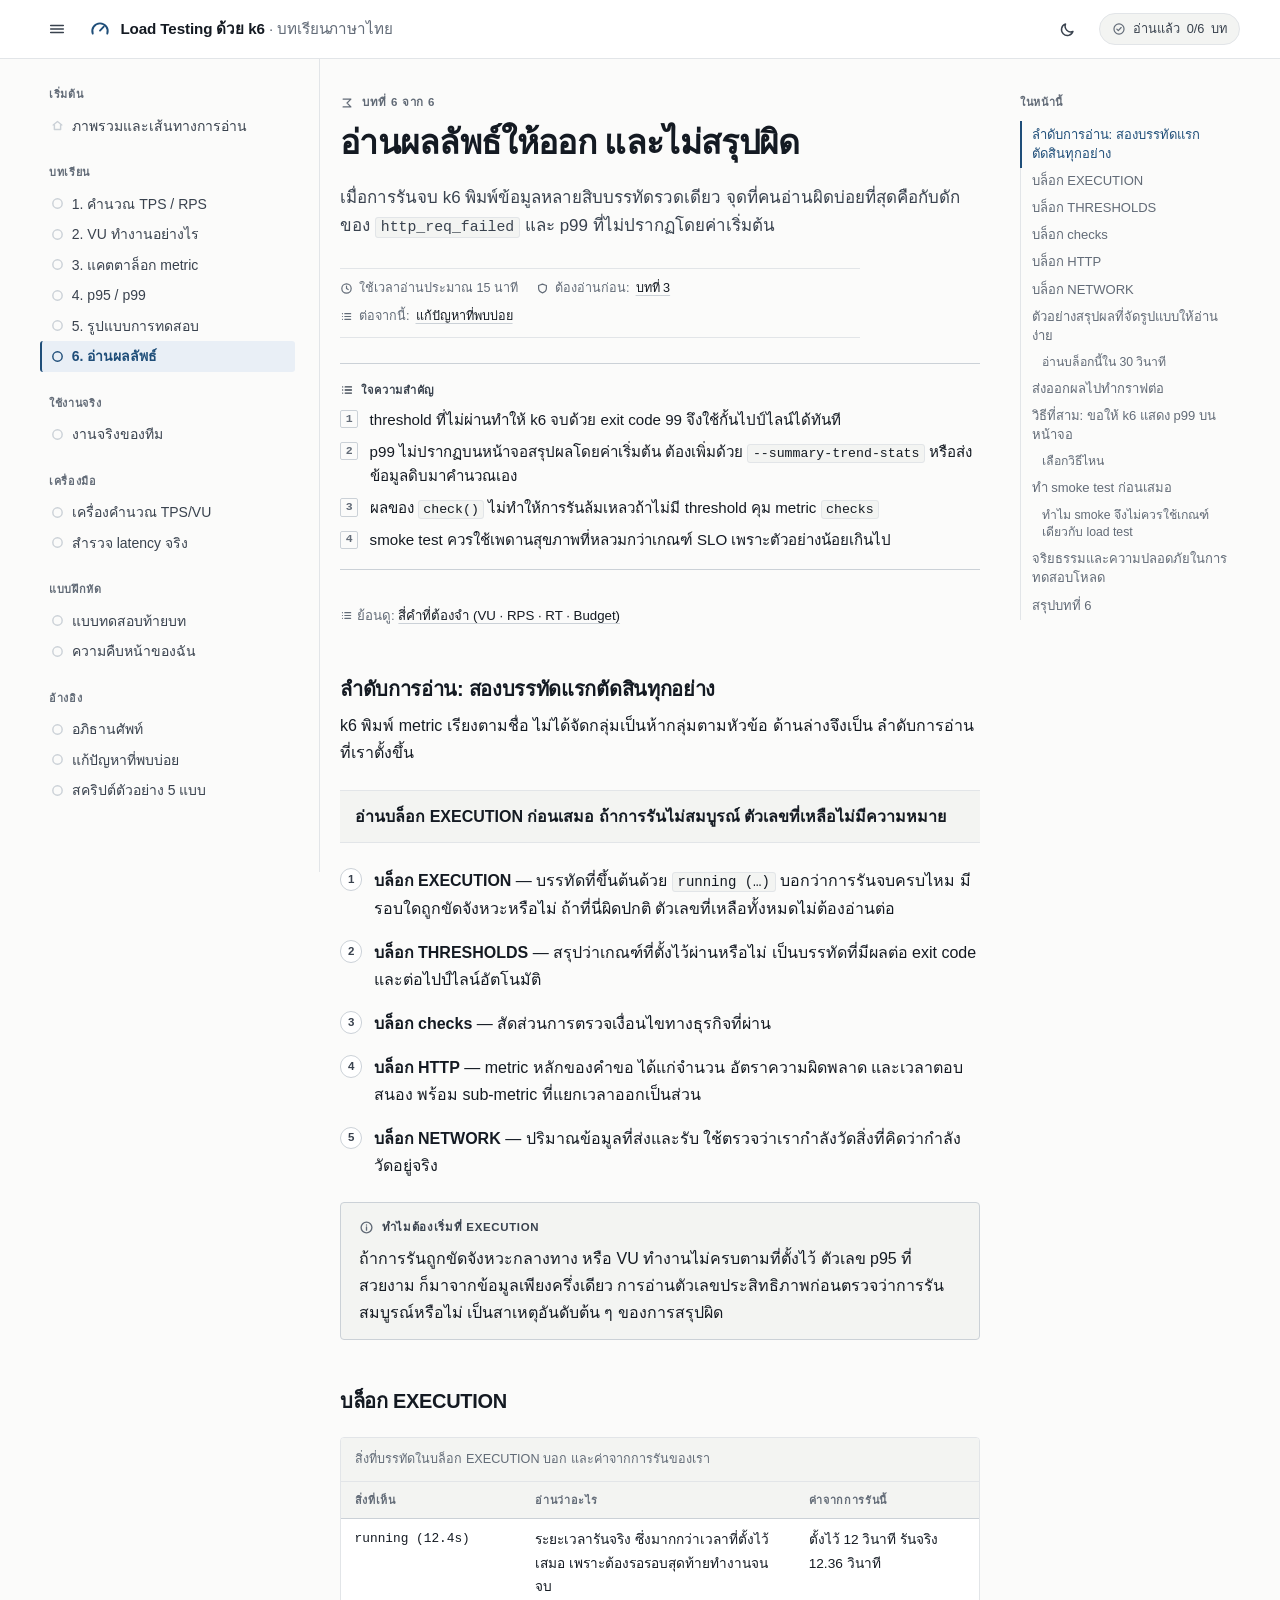
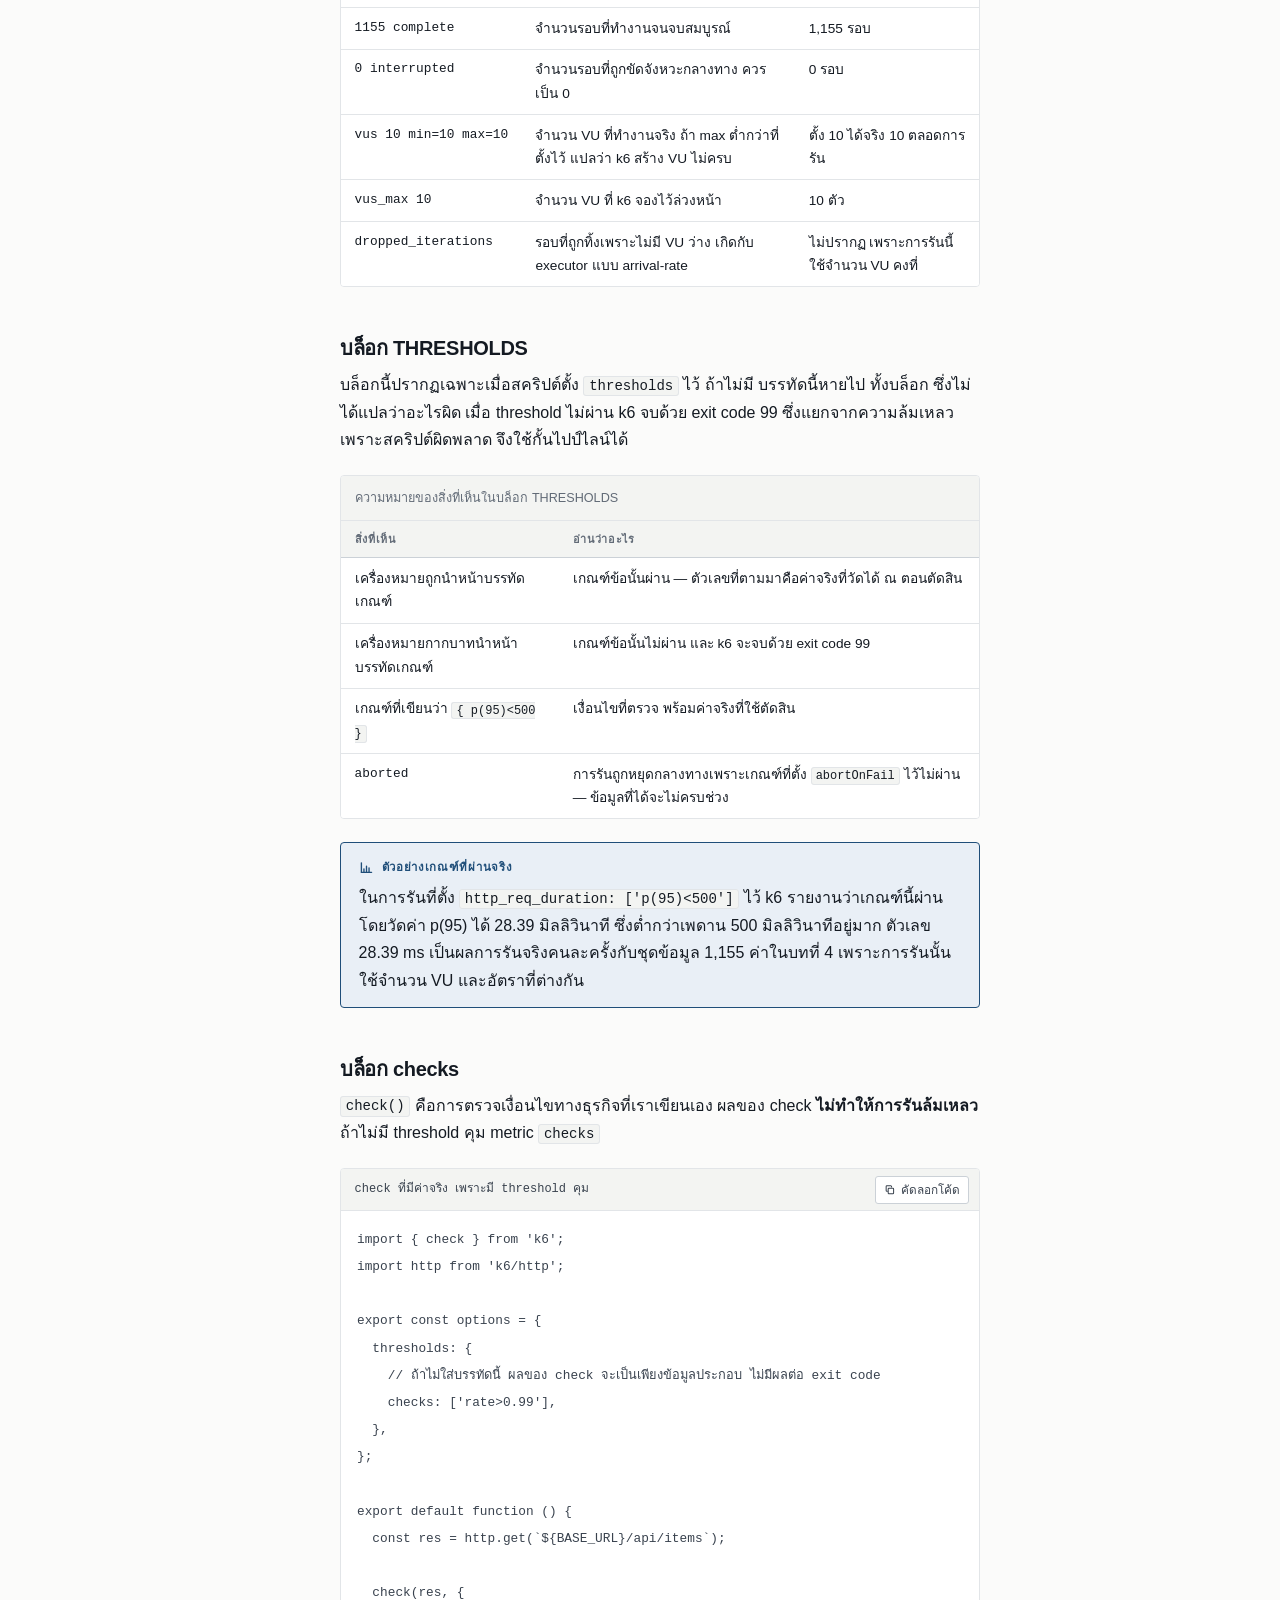
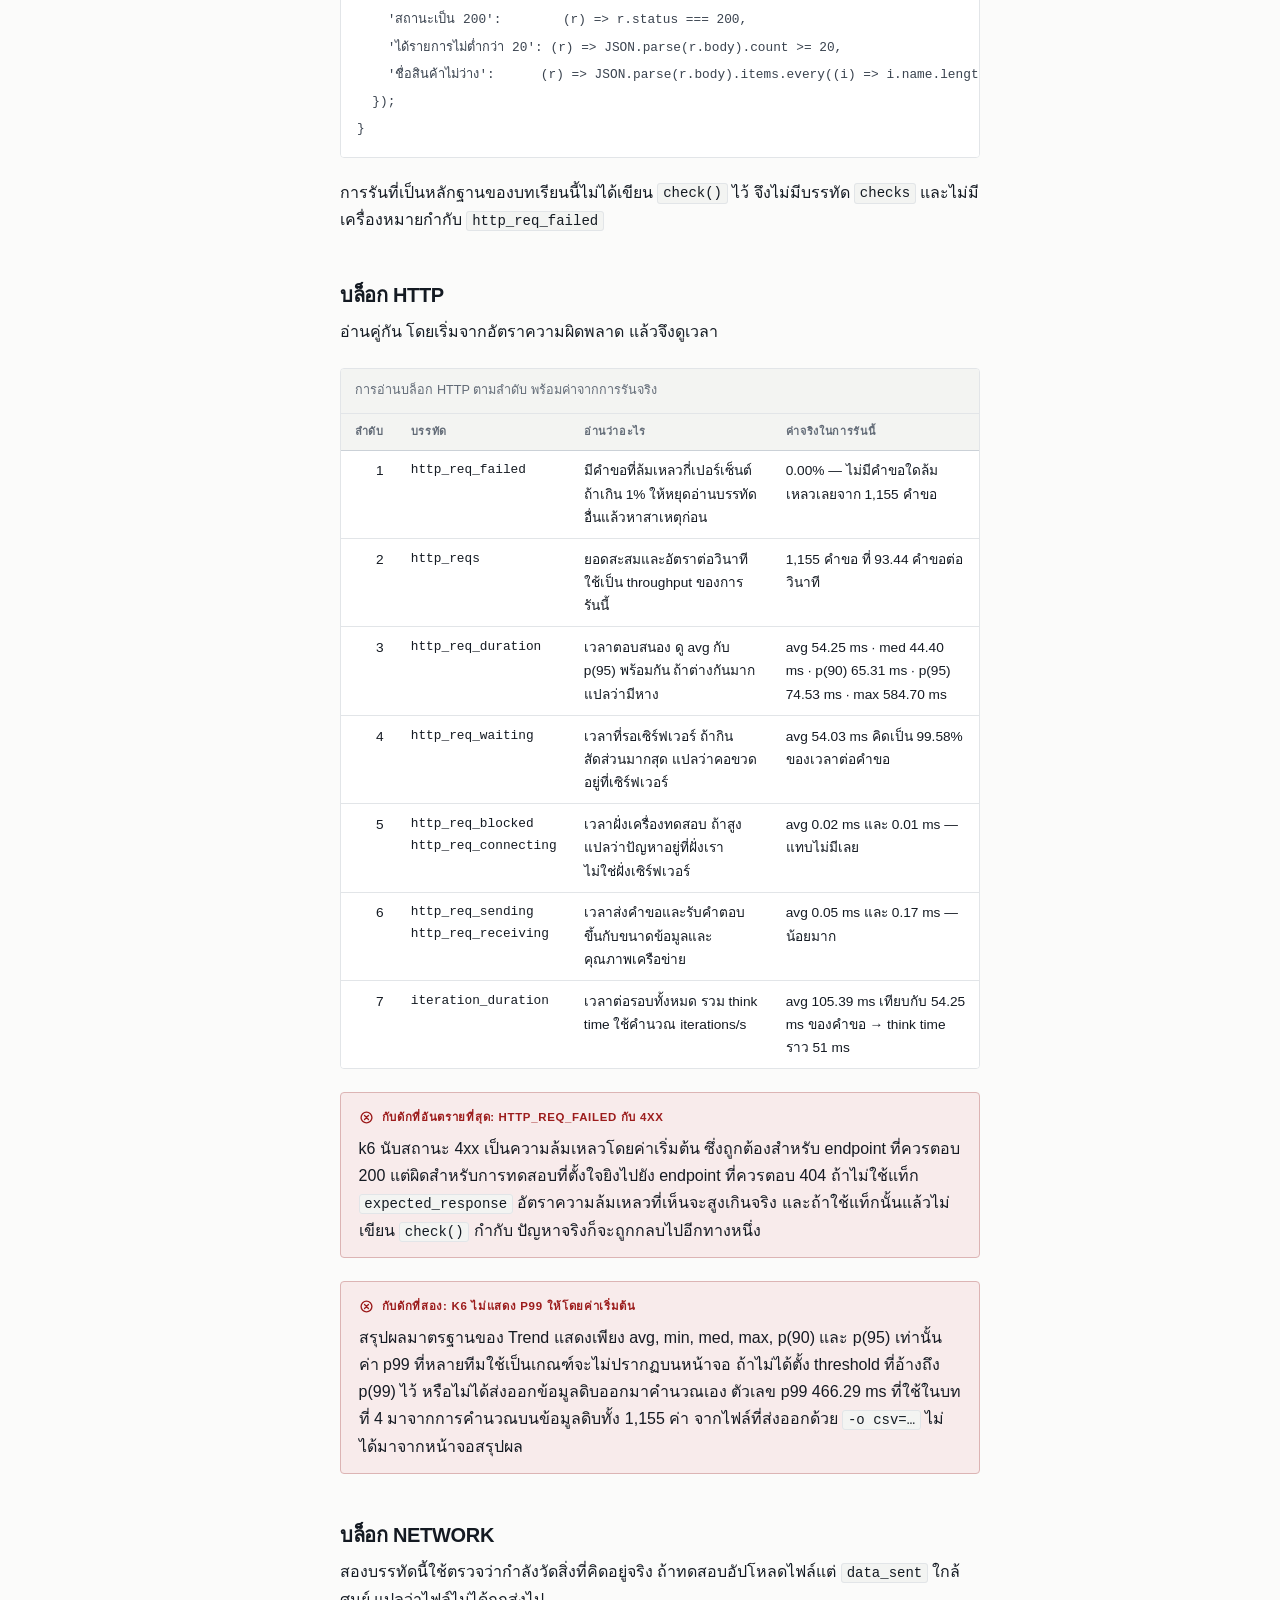
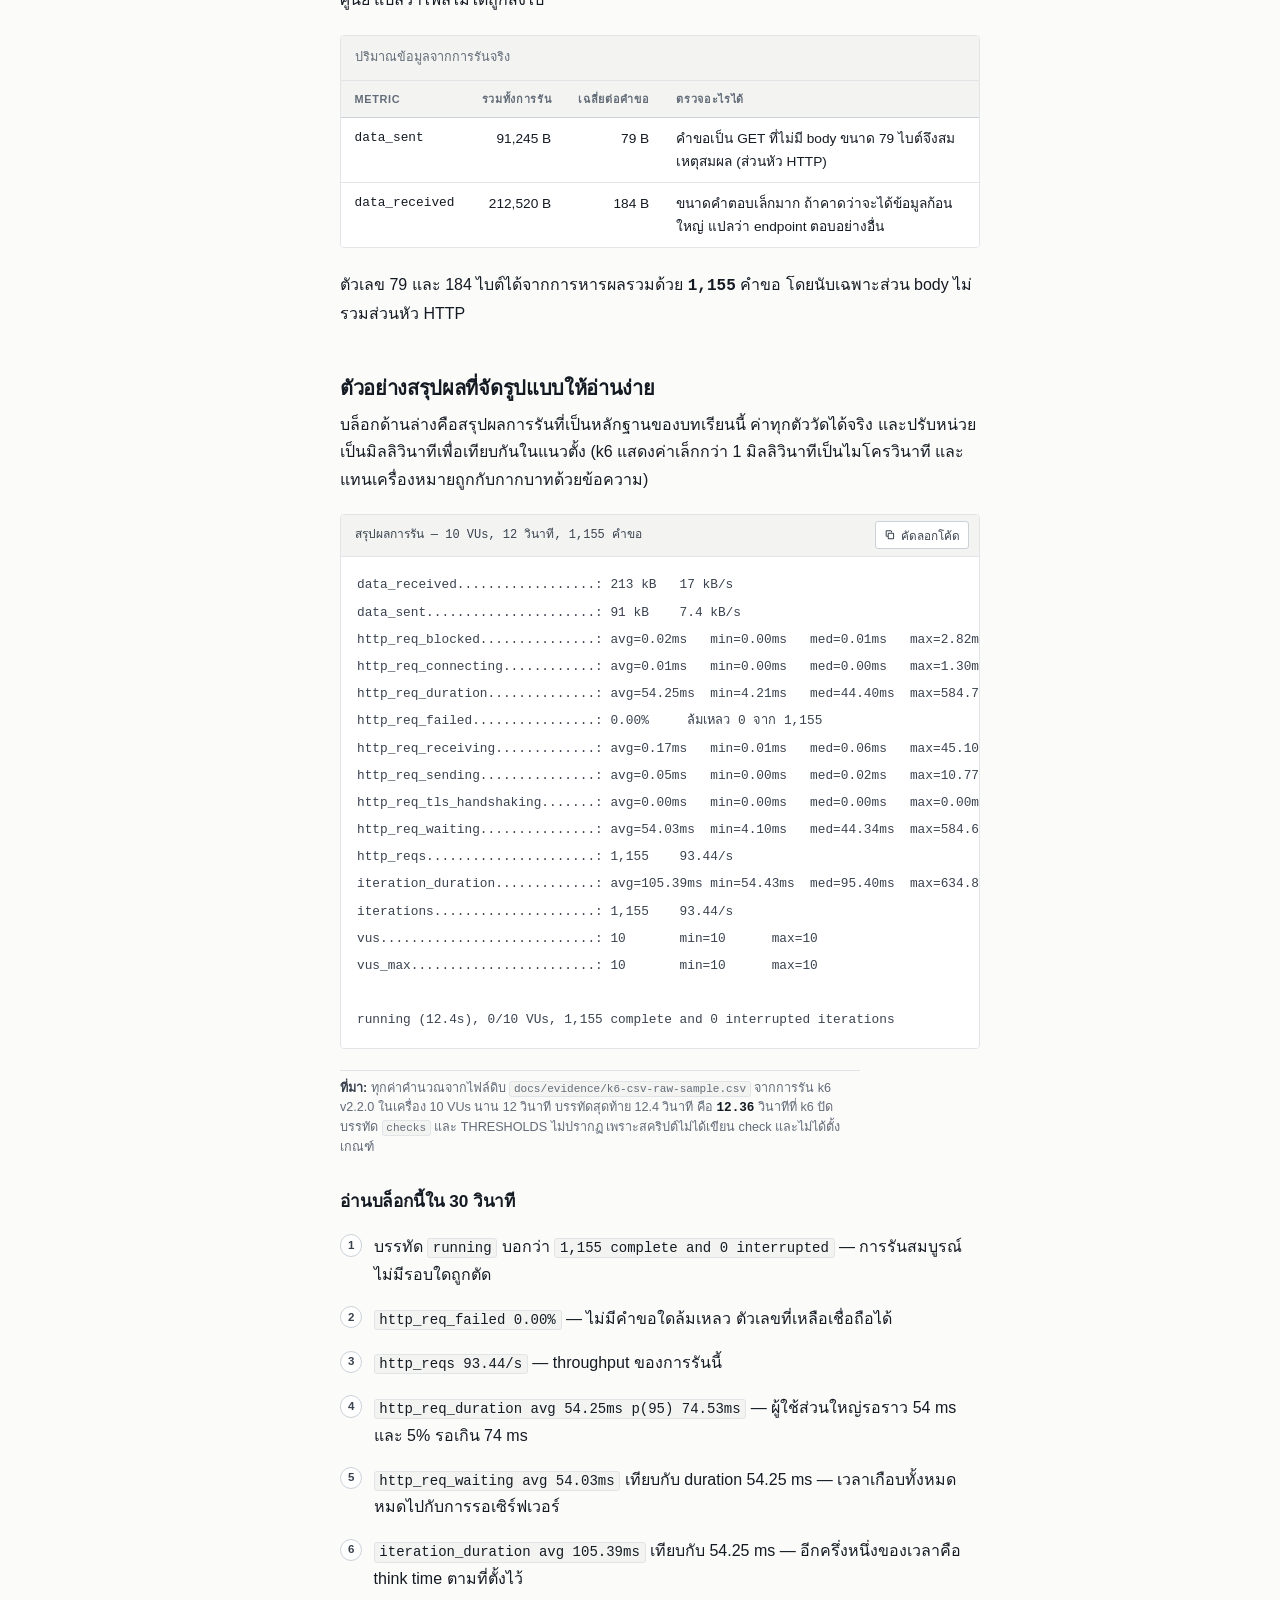
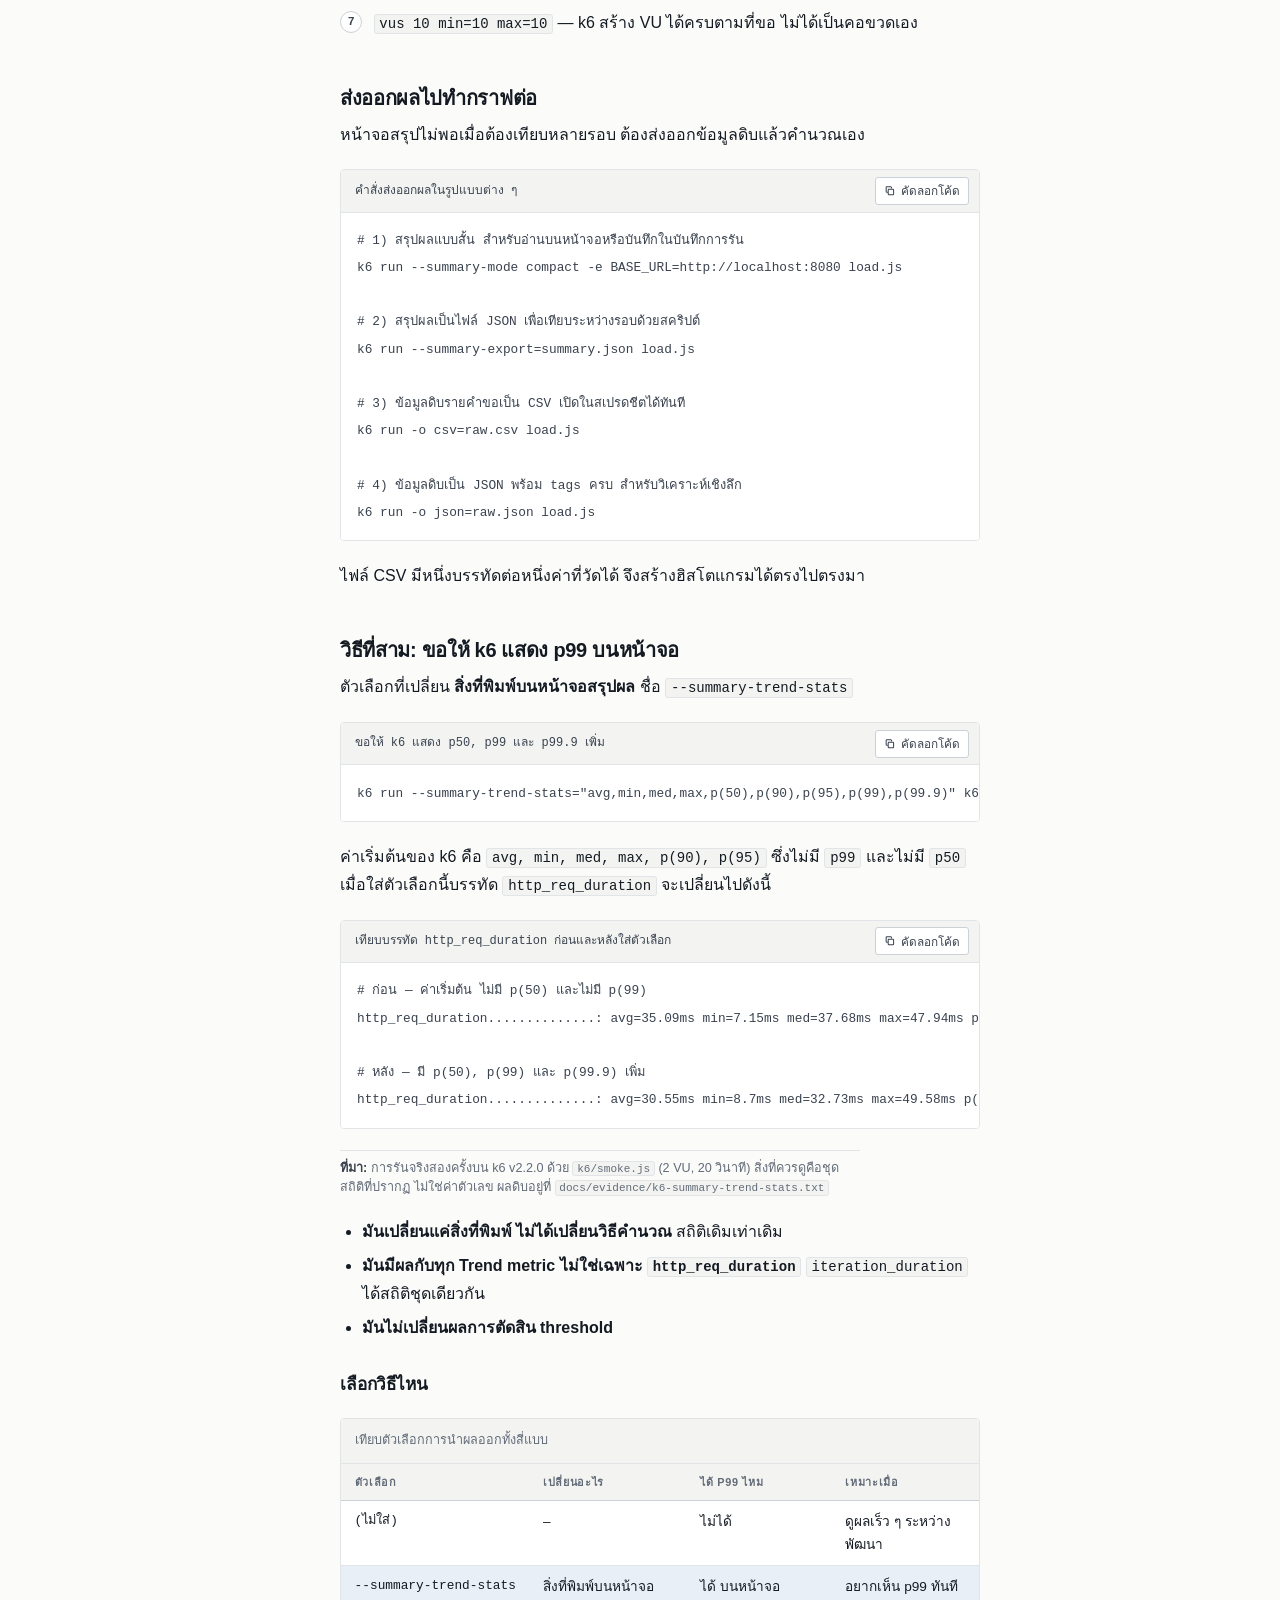
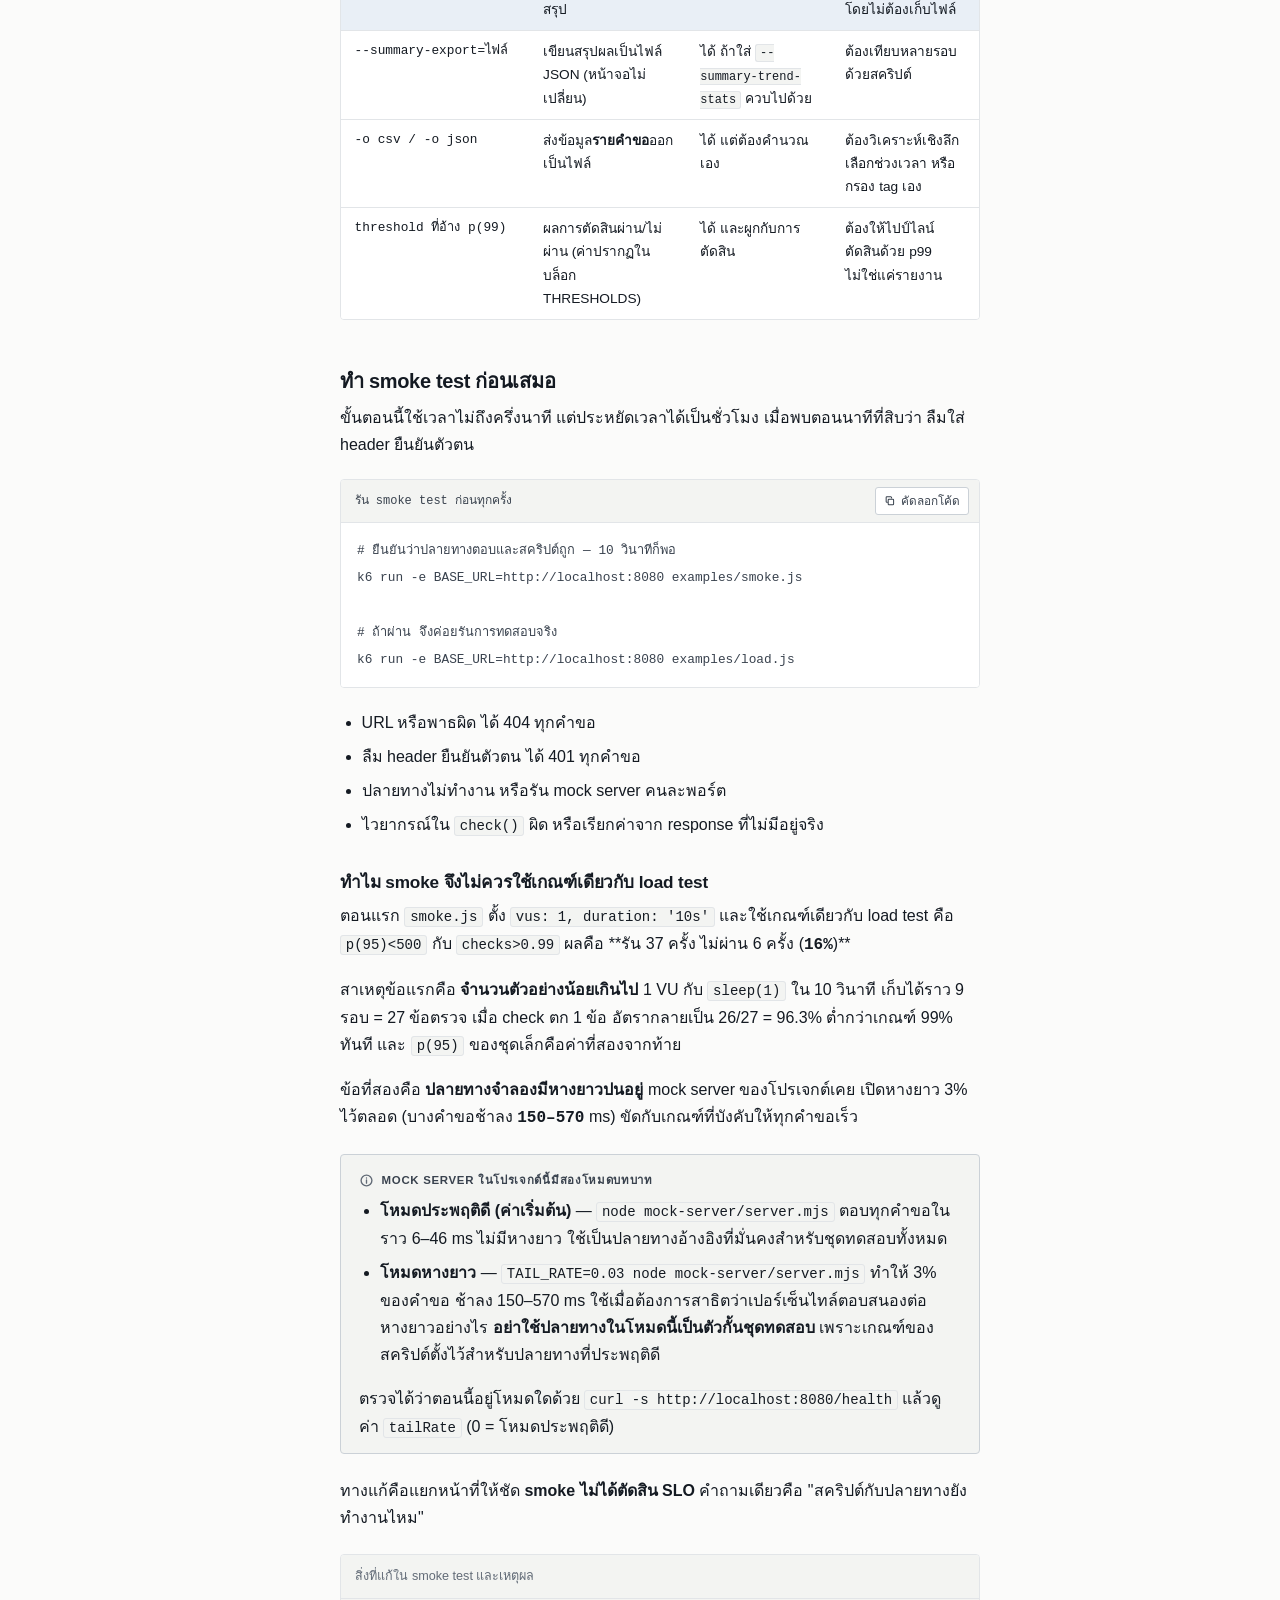
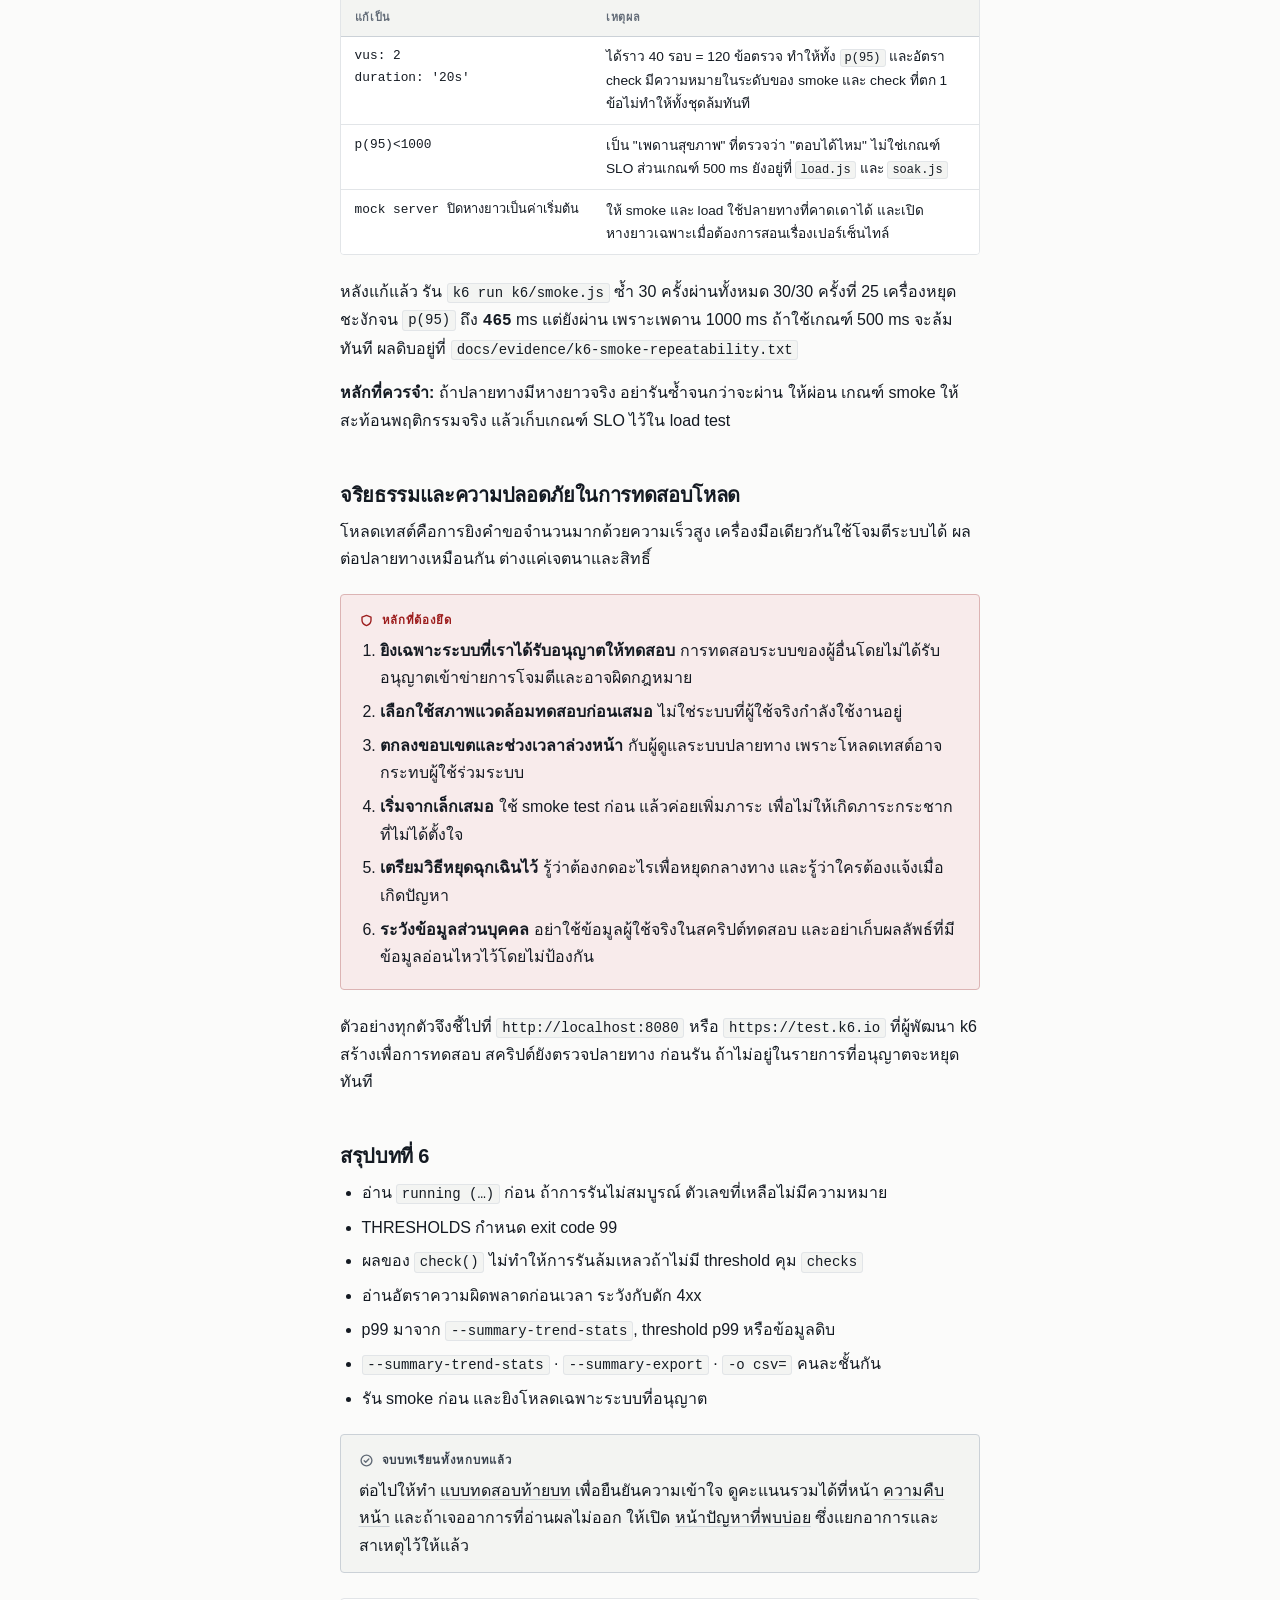
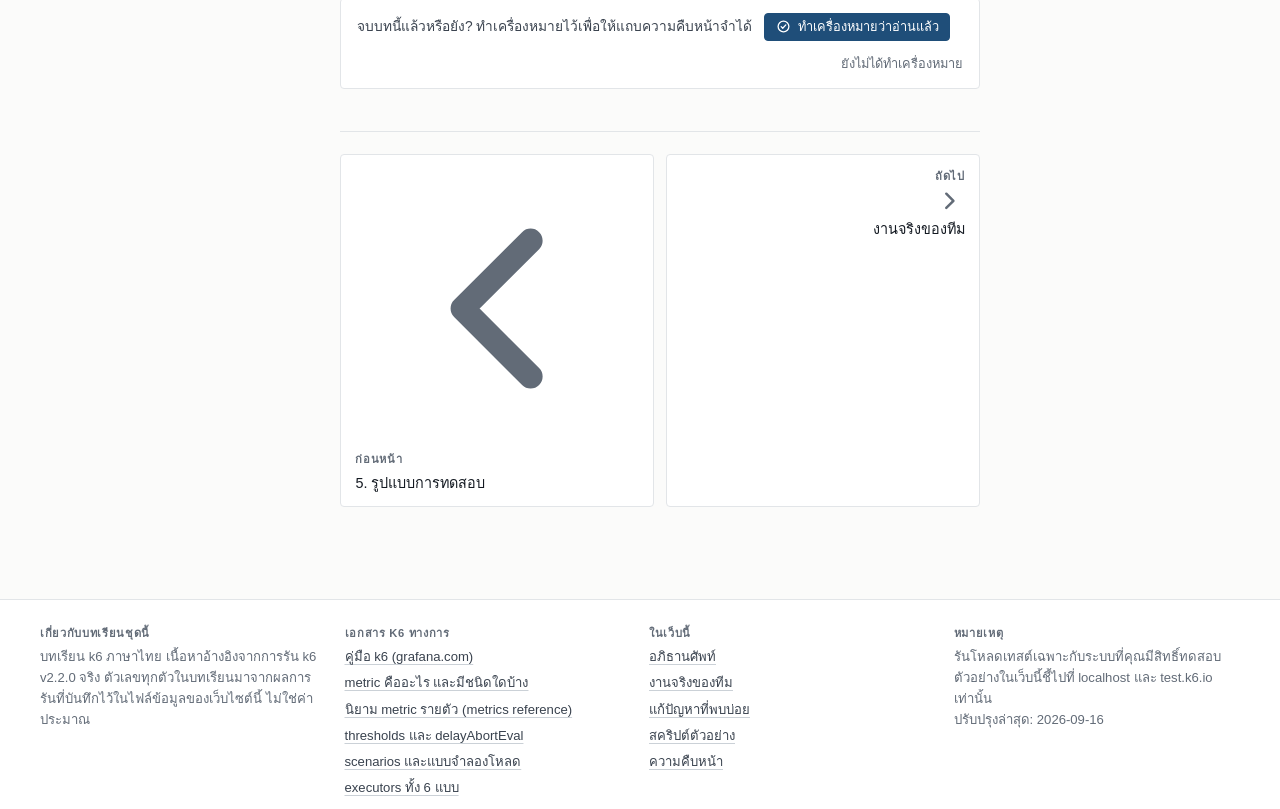
<file: lessons/06-read-results.html>
<!DOCTYPE html>
<html lang="th">
<head>
<meta charset="utf-8">
<meta name="viewport" content="width=device-width, initial-scale=1">
<title>บทที่ 6 — อ่านผลลัพธ์และปัญหาที่พบบ่อย | Load Testing ด้วย k6</title>
<meta name="description" content="วิธีอ่านสรุปผลท้ายการรันของ k6 ทีละบล็อก พร้อมตัวอย่างตัวเลขจริง วิธีส่งออกผลเป็น JSON หรือ CSV และข้อควรระวังด้านจริยธรรมในการทดสอบโหลด">
<link rel="icon" type="image/svg+xml" href="../favicon.svg">
<script>/* ตั้งธีมก่อน CSS ถูกวาด — กันจอกะพริบขาวตอนโหลด */
(function(){try{var t=localStorage.getItem('ltk6.theme.v1');
if(t==='dark'||t==='light')document.documentElement.setAttribute('data-theme',t);}catch(e){}})();</script>
<link rel="stylesheet" href="../assets/css/main.css">
</head>
<body data-page="06-read-results" data-root="../">

<a class="skip-link" href="#main">ข้ามไปที่เนื้อหาหลัก</a>

<header class="topbar" id="topbar"></header>

<noscript>
  <div class="empty-state" style="margin:16px">
    เมนูนำทางและสารบัญในหน้านี้สร้างด้วย JavaScript กรุณาเปิด JavaScript เพื่อใช้งานเมนู
    เนื้อหาบทเรียนยังอ่านได้ตามปกติ
  </div>
</noscript>

<div class="shell">

  <nav class="sidebar" id="sidebar" aria-label="เมนูหลัก"></nav>

  <main class="article" id="main">

    <p class="eyebrow">
      <svg viewBox="0 0 20 20" fill="none" stroke="currentColor" stroke-width="1.7" stroke-linecap="round" stroke-linejoin="round" aria-hidden="true" style="width:14px;height:14px"><path d="M4.4 4.4h11.2L10 10l5.6 5.6H4.4"/></svg>
      บทที่ 6 จาก 6
    </p>

    <h1>อ่านผลลัพธ์ให้ออก และไม่สรุปผิด</h1>

    <p class="lede">
      เมื่อการรันจบ k6 พิมพ์ข้อมูลหลายสิบบรรทัดรวดเดียว จุดที่คนอ่านผิดบ่อยที่สุดคือกับดักของ
      <code>http_req_failed</code> และ p99 ที่ไม่ปรากฏโดยค่าเริ่มต้น
    </p>

    <div class="section-meta">
      <div>
        <svg viewBox="0 0 20 20" fill="none" stroke="currentColor" stroke-width="1.8" stroke-linecap="round" stroke-linejoin="round" aria-hidden="true"><circle cx="10" cy="10" r="7.2"/><path d="M10 6.2V10l2.6 1.6"/></svg>
        ใช้เวลาอ่านประมาณ 15 นาที
      </div>
      <div>
        <svg viewBox="0 0 20 20" fill="none" stroke="currentColor" stroke-width="1.8" stroke-linecap="round" stroke-linejoin="round" aria-hidden="true"><path d="M10 3.2l6 2.2v4.4c0 3.3-2.4 5.9-6 7-3.6-1.1-6-3.7-6-7V5.4z"/></svg>
        ต้องอ่านก่อน: <a href="03-metrics.html">บทที่ 3</a>
      </div>
      <div>
        <svg viewBox="0 0 20 20" fill="none" stroke="currentColor" stroke-width="1.8" stroke-linecap="round" stroke-linejoin="round" aria-hidden="true"><path d="M7.4 5.6h9M7.4 10h9M7.4 14.4h9"/><path d="M3.8 5.6h.01M3.8 10h.01M3.8 14.4h.01"/></svg>
        ต่อจากนี้: <a href="../troubleshooting.html">แก้ปัญหาที่พบบ่อย</a>
      </div>
    </div>

    <div class="takeaways">
      <p class="takeaways__title">
        <svg viewBox="0 0 20 20" fill="none" stroke="currentColor" stroke-width="1.8" stroke-linecap="round" stroke-linejoin="round" aria-hidden="true"><path d="M7.4 5.6h9M7.4 10h9M7.4 14.4h9"/><path d="M3.8 5.6h.01M3.8 10h.01M3.8 14.4h.01"/></svg>
        ใจความสำคัญ
      </p>
      <ol>
        <li>threshold ที่ไม่ผ่านทำให้ k6 จบด้วย exit code 99 จึงใช้กั้นไปป์ไลน์ได้ทันที</li>
        <li>p99 ไม่ปรากฏบนหน้าจอสรุปผลโดยค่าเริ่มต้น ต้องเพิ่มด้วย <code>--summary-trend-stats</code> หรือส่งข้อมูลดิบมาคำนวณเอง</li>
        <li>ผลของ <code>check()</code> ไม่ทำให้การรันล้มเหลวถ้าไม่มี threshold คุม metric <code>checks</code></li>
        <li>smoke test ควรใช้เพดานสุขภาพที่หลวมกว่าเกณฑ์ SLO เพราะตัวอย่างน้อยเกินไป</li>
      </ol>
    </div>

    <p class="recall"><svg viewBox="0 0 20 20" fill="none" stroke="currentColor" stroke-width="1.8" stroke-linecap="round" stroke-linejoin="round" aria-hidden="true"><path d="M7.4 5.6h9M7.4 10h9M7.4 14.4h9"/><path d="M3.8 5.6h.01M3.8 10h.01M3.8 14.4h.01"/></svg>ย้อนดู: <a href="../index.html#four-words">สี่คำที่ต้องจำ (VU · RPS · RT · Budget)</a></p>

    <h2 id="order">ลำดับการอ่าน: สองบรรทัดแรกตัดสินทุกอย่าง</h2>

    <p>
      k6 พิมพ์ metric เรียงตามชื่อ ไม่ได้จัดกลุ่มเป็นห้ากลุ่มตามหัวข้อ ด้านล่างจึงเป็น
      ลำดับการอ่านที่เราตั้งขึ้น
    </p>

    <p class="keypoint">อ่านบล็อก EXECUTION ก่อนเสมอ ถ้าการรันไม่สมบูรณ์ ตัวเลขที่เหลือไม่มีความหมาย</p>

    <ol class="steps">
      <li>
        <strong>บล็อก EXECUTION</strong> — บรรทัดที่ขึ้นต้นด้วย <code>running (…)</code>
        บอกว่าการรันจบครบไหม มีรอบใดถูกขัดจังหวะหรือไม่
        ถ้าที่นี่ผิดปกติ ตัวเลขที่เหลือทั้งหมดไม่ต้องอ่านต่อ
      </li>
      <li>
        <strong>บล็อก THRESHOLDS</strong> — สรุปว่าเกณฑ์ที่ตั้งไว้ผ่านหรือไม่
        เป็นบรรทัดที่มีผลต่อ exit code และต่อไปป์ไลน์อัตโนมัติ
      </li>
      <li>
        <strong>บล็อก checks</strong> — สัดส่วนการตรวจเงื่อนไขทางธุรกิจที่ผ่าน
      </li>
      <li>
        <strong>บล็อก HTTP</strong> — metric หลักของคำขอ ได้แก่จำนวน อัตราความผิดพลาด
        และเวลาตอบสนอง พร้อม sub-metric ที่แยกเวลาออกเป็นส่วน
      </li>
      <li>
        <strong>บล็อก NETWORK</strong> — ปริมาณข้อมูลที่ส่งและรับ
        ใช้ตรวจว่าเรากำลังวัดสิ่งที่คิดว่ากำลังวัดอยู่จริง
      </li>
    </ol>

    <div class="callout callout--note">
      <div class="callout__head">
        <svg viewBox="0 0 20 20" fill="none" stroke="currentColor" stroke-width="1.8" stroke-linecap="round" stroke-linejoin="round" aria-hidden="true"><circle cx="10" cy="10" r="7.2"/><path d="M10 9.2v4.3M10 6.7h.01"/></svg>
        <span class="label">ทำไมต้องเริ่มที่ EXECUTION</span>
      </div>
      <p>
        ถ้าการรันถูกขัดจังหวะกลางทาง หรือ VU ทำงานไม่ครบตามที่ตั้งไว้ ตัวเลข p95 ที่สวยงาม
        ก็มาจากข้อมูลเพียงครึ่งเดียว การอ่านตัวเลขประสิทธิภาพก่อนตรวจว่าการรันสมบูรณ์หรือไม่
        เป็นสาเหตุอันดับต้น ๆ ของการสรุปผิด
      </p>
    </div>

    <h2 id="block-execution">บล็อก EXECUTION</h2>

    <div class="table-wrap">
      <table class="data">
        <caption>สิ่งที่บรรทัดในบล็อก EXECUTION บอก และค่าจากการรันของเรา</caption>
        <thead>
          <tr>
            <th class="wrap">สิ่งที่เห็น</th>
            <th class="wrap">อ่านว่าอะไร</th>
            <th class="wrap">ค่าจากการรันนี้</th>
          </tr>
        </thead>
        <tbody>
          <tr>
            <td class="code-cell">running (12.4s)</td>
            <td class="wrap">ระยะเวลารันจริง ซึ่งมากกว่าเวลาที่ตั้งไว้เสมอ เพราะต้องรอรอบสุดท้ายทำงานจนจบ</td>
            <td class="wrap">ตั้งไว้ 12 วินาที รันจริง 12.36 วินาที</td>
          </tr>
          <tr>
            <td class="code-cell">1155 complete</td>
            <td class="wrap">จำนวนรอบที่ทำงานจนจบสมบูรณ์</td>
            <td class="wrap">1,155 รอบ</td>
          </tr>
          <tr>
            <td class="code-cell">0 interrupted</td>
            <td class="wrap">จำนวนรอบที่ถูกขัดจังหวะกลางทาง ควรเป็น 0</td>
            <td class="wrap">0 รอบ</td>
          </tr>
          <tr>
            <td class="code-cell">vus 10 min=10 max=10</td>
            <td class="wrap">จำนวน VU ที่ทำงานจริง ถ้า max ต่ำกว่าที่ตั้งไว้ แปลว่า k6 สร้าง VU ไม่ครบ</td>
            <td class="wrap">ตั้ง 10 ได้จริง 10 ตลอดการรัน</td>
          </tr>
          <tr>
            <td class="code-cell">vus_max 10</td>
            <td class="wrap">จำนวน VU ที่ k6 จองไว้ล่วงหน้า</td>
            <td class="wrap">10 ตัว</td>
          </tr>
          <tr>
            <td class="code-cell">dropped_iterations</td>
            <td class="wrap">รอบที่ถูกทิ้งเพราะไม่มี VU ว่าง เกิดกับ executor แบบ arrival-rate</td>
            <td class="wrap">ไม่ปรากฏ เพราะการรันนี้ใช้จำนวน VU คงที่</td>
          </tr>
        </tbody>
      </table>
    </div>

    <h2 id="block-thresholds">บล็อก THRESHOLDS</h2>

    <p>
      บล็อกนี้ปรากฏเฉพาะเมื่อสคริปต์ตั้ง <code>thresholds</code> ไว้ ถ้าไม่มี บรรทัดนี้หายไป
      ทั้งบล็อก ซึ่งไม่ได้แปลว่าอะไรผิด เมื่อ threshold ไม่ผ่าน k6 จบด้วย exit code 99
      ซึ่งแยกจากความล้มเหลวเพราะสคริปต์ผิดพลาด จึงใช้กั้นไปป์ไลน์ได้
    </p>

    <div class="table-wrap">
      <table class="data">
        <caption>ความหมายของสิ่งที่เห็นในบล็อก THRESHOLDS</caption>
        <thead>
          <tr>
            <th class="wrap">สิ่งที่เห็น</th>
            <th class="wrap">อ่านว่าอะไร</th>
          </tr>
        </thead>
        <tbody>
          <tr>
            <td class="wrap">เครื่องหมายถูกนำหน้าบรรทัดเกณฑ์</td>
            <td class="wrap">เกณฑ์ข้อนั้นผ่าน — ตัวเลขที่ตามมาคือค่าจริงที่วัดได้ ณ ตอนตัดสิน</td>
          </tr>
          <tr>
            <td class="wrap">เครื่องหมายกากบาทนำหน้าบรรทัดเกณฑ์</td>
            <td class="wrap">เกณฑ์ข้อนั้นไม่ผ่าน และ k6 จะจบด้วย exit code 99</td>
          </tr>
          <tr>
            <td class="wrap">เกณฑ์ที่เขียนว่า <code>{ p(95)&lt;500 }</code></td>
            <td class="wrap">เงื่อนไขที่ตรวจ พร้อมค่าจริงที่ใช้ตัดสิน</td>
          </tr>
          <tr>
            <td class="code-cell">aborted</td>
            <td class="wrap">การรันถูกหยุดกลางทางเพราะเกณฑ์ที่ตั้ง <code>abortOnFail</code> ไว้ไม่ผ่าน — ข้อมูลที่ได้จะไม่ครบช่วง</td>
          </tr>
        </tbody>
      </table>
    </div>

    <div class="callout callout--evidence">
      <div class="callout__head">
        <svg viewBox="0 0 20 20" fill="none" stroke="currentColor" stroke-width="1.8" stroke-linecap="round" stroke-linejoin="round" aria-hidden="true"><path d="M3.2 16.4V3.8"/><path d="M3.2 16.4h13.6"/><path d="M6.6 16.4v-4.6M10 16.4V8.2M13.4 16.4v-6"/></svg>
        <span class="label">ตัวอย่างเกณฑ์ที่ผ่านจริง</span>
      </div>
      <p>
        ในการรันที่ตั้ง <code>http_req_duration: ['p(95)&lt;500']</code> ไว้
        k6 รายงานว่าเกณฑ์นี้ผ่าน โดยวัดค่า p(95) ได้ 28.39 มิลลิวินาที
        ซึ่งต่ำกว่าเพดาน 500 มิลลิวินาทีอยู่มาก
        ตัวเลข 28.39 ms เป็นผลการรันจริงคนละครั้งกับชุดข้อมูล 1,155 ค่าในบทที่ 4
        เพราะการรันนั้นใช้จำนวน VU และอัตราที่ต่างกัน
      </p>
    </div>

    <h2 id="block-checks">บล็อก checks</h2>

    <p>
      <code>check()</code> คือการตรวจเงื่อนไขทางธุรกิจที่เราเขียนเอง ผลของ check
      <strong>ไม่ทำให้การรันล้มเหลว</strong> ถ้าไม่มี threshold คุม metric <code>checks</code>
    </p>

    <div class="code-block">
      <div class="code-block__head">
        <span class="code-block__title">check ที่มีค่าจริง เพราะมี threshold คุม</span>
      </div>
      <pre><code>import { check } from 'k6';
import http from 'k6/http';

export const options = {
  thresholds: {
    // ถ้าไม่ใส่บรรทัดนี้ ผลของ check จะเป็นเพียงข้อมูลประกอบ ไม่มีผลต่อ exit code
    checks: ['rate&gt;0.99'],
  },
};

export default function () {
  const res = http.get(`${BASE_URL}/api/items`);

  check(res, {
    'สถานะเป็น 200':        (r) =&gt; r.status === 200,
    'ได้รายการไม่ต่ำกว่า 20': (r) =&gt; JSON.parse(r.body).count &gt;= 20,
    'ชื่อสินค้าไม่ว่าง':      (r) =&gt; JSON.parse(r.body).items.every((i) =&gt; i.name.length &gt; 0),
  });
}</code></pre>
    </div>

    <p>
      การรันที่เป็นหลักฐานของบทเรียนนี้ไม่ได้เขียน <code>check()</code> ไว้ จึงไม่มีบรรทัด
      <code>checks</code> และไม่มีเครื่องหมายกำกับ <code>http_req_failed</code>
    </p>

    <h2 id="block-http">บล็อก HTTP</h2>

    <p>
      อ่านคู่กัน โดยเริ่มจากอัตราความผิดพลาด แล้วจึงดูเวลา
    </p>

    <div class="table-wrap">
      <table class="data">
        <caption>การอ่านบล็อก HTTP ตามลำดับ พร้อมค่าจากการรันจริง</caption>
        <thead>
          <tr>
            <th class="num">ลำดับ</th>
            <th>บรรทัด</th>
            <th class="wrap">อ่านว่าอะไร</th>
            <th class="wrap">ค่าจริงในการรันนี้</th>
          </tr>
        </thead>
        <tbody>
          <tr>
            <td class="num">1</td>
            <td class="code-cell">http_req_failed</td>
            <td class="wrap">มีคำขอที่ล้มเหลวกี่เปอร์เซ็นต์ ถ้าเกิน 1% ให้หยุดอ่านบรรทัดอื่นแล้วหาสาเหตุก่อน</td>
            <td class="wrap">0.00% — ไม่มีคำขอใดล้มเหลวเลยจาก 1,155 คำขอ</td>
          </tr>
          <tr>
            <td class="num">2</td>
            <td class="code-cell">http_reqs</td>
            <td class="wrap">ยอดสะสมและอัตราต่อวินาที ใช้เป็น throughput ของการรันนี้</td>
            <td class="wrap">1,155 คำขอ ที่ 93.44 คำขอต่อวินาที</td>
          </tr>
          <tr>
            <td class="num">3</td>
            <td class="code-cell">http_req_duration</td>
            <td class="wrap">เวลาตอบสนอง ดู avg กับ p(95) พร้อมกัน ถ้าต่างกันมากแปลว่ามีหาง</td>
            <td class="wrap">avg 54.25 ms · med 44.40 ms · p(90) 65.31 ms · p(95) 74.53 ms · max 584.70 ms</td>
          </tr>
          <tr>
            <td class="num">4</td>
            <td class="code-cell">http_req_waiting</td>
            <td class="wrap">เวลาที่รอเซิร์ฟเวอร์ ถ้ากินสัดส่วนมากสุด แปลว่าคอขวดอยู่ที่เซิร์ฟเวอร์</td>
            <td class="wrap">avg 54.03 ms คิดเป็น 99.58% ของเวลาต่อคำขอ</td>
          </tr>
          <tr>
            <td class="num">5</td>
            <td class="code-cell">http_req_blocked<br>http_req_connecting</td>
            <td class="wrap">เวลาฝั่งเครื่องทดสอบ ถ้าสูงแปลว่าปัญหาอยู่ที่ฝั่งเรา ไม่ใช่ฝั่งเซิร์ฟเวอร์</td>
            <td class="wrap">avg 0.02 ms และ 0.01 ms — แทบไม่มีเลย</td>
          </tr>
          <tr>
            <td class="num">6</td>
            <td class="code-cell">http_req_sending<br>http_req_receiving</td>
            <td class="wrap">เวลาส่งคำขอและรับคำตอบ ขึ้นกับขนาดข้อมูลและคุณภาพเครือข่าย</td>
            <td class="wrap">avg 0.05 ms และ 0.17 ms — น้อยมาก</td>
          </tr>
          <tr>
            <td class="num">7</td>
            <td class="code-cell">iteration_duration</td>
            <td class="wrap">เวลาต่อรอบทั้งหมด รวม think time ใช้คำนวณ iterations/s</td>
            <td class="wrap">avg 105.39 ms เทียบกับ 54.25 ms ของคำขอ → think time ราว 51 ms</td>
          </tr>
        </tbody>
      </table>
    </div>

    <div class="callout callout--danger">
      <div class="callout__head">
        <svg viewBox="0 0 20 20" fill="none" stroke="currentColor" stroke-width="1.8" stroke-linecap="round" stroke-linejoin="round" aria-hidden="true"><circle cx="10" cy="10" r="7.2"/><path d="M7.4 7.4l5.2 5.2M12.6 7.4l-5.2 5.2"/></svg>
        <span class="label">กับดักที่อันตรายที่สุด: http_req_failed กับ 4xx</span>
      </div>
      <p>
        k6 นับสถานะ 4xx เป็นความล้มเหลวโดยค่าเริ่มต้น ซึ่งถูกต้องสำหรับ endpoint ที่ควรตอบ 200
        แต่ผิดสำหรับการทดสอบที่ตั้งใจยิงไปยัง endpoint ที่ควรตอบ 404
        ถ้าไม่ใช้แท็ก <code>expected_response</code> อัตราความล้มเหลวที่เห็นจะสูงเกินจริง
        และถ้าใช้แท็กนั้นแล้วไม่เขียน <code>check()</code> กำกับ
        ปัญหาจริงก็จะถูกกลบไปอีกทางหนึ่ง
      </p>
    </div>

    <div class="callout callout--danger">
      <div class="callout__head">
        <svg viewBox="0 0 20 20" fill="none" stroke="currentColor" stroke-width="1.8" stroke-linecap="round" stroke-linejoin="round" aria-hidden="true"><circle cx="10" cy="10" r="7.2"/><path d="M7.4 7.4l5.2 5.2M12.6 7.4l-5.2 5.2"/></svg>
        <span class="label">กับดักที่สอง: k6 ไม่แสดง p99 ให้โดยค่าเริ่มต้น</span>
      </div>
      <p>
        สรุปผลมาตรฐานของ Trend แสดงเพียง avg, min, med, max, p(90) และ p(95) เท่านั้น
        ค่า p99 ที่หลายทีมใช้เป็นเกณฑ์จะไม่ปรากฏบนหน้าจอ ถ้าไม่ได้ตั้ง threshold
        ที่อ้างถึง p(99) ไว้ หรือไม่ได้ส่งออกข้อมูลดิบออกมาคำนวณเอง
        ตัวเลข p99 466.29 ms ที่ใช้ในบทที่ 4 มาจากการคำนวณบนข้อมูลดิบทั้ง 1,155 ค่า
        จากไฟล์ที่ส่งออกด้วย <code>-o csv=…</code> ไม่ได้มาจากหน้าจอสรุปผล
      </p>
    </div>

    <h2 id="block-network">บล็อก NETWORK</h2>

    <p>
      สองบรรทัดนี้ใช้ตรวจว่ากำลังวัดสิ่งที่คิดอยู่จริง ถ้าทดสอบอัปโหลดไฟล์แต่
      <code>data_sent</code> ใกล้ศูนย์ แปลว่าไฟล์ไม่ได้ถูกส่งไป
    </p>

    <div class="table-wrap">
      <table class="data">
        <caption>ปริมาณข้อมูลจากการรันจริง</caption>
        <thead>
          <tr>
            <th>metric</th>
            <th class="num">รวมทั้งการรัน</th>
            <th class="num">เฉลี่ยต่อคำขอ</th>
            <th class="wrap">ตรวจอะไรได้</th>
          </tr>
        </thead>
        <tbody>
          <tr>
            <td class="code-cell">data_sent</td>
            <td class="num">91,245 B</td>
            <td class="num">79 B</td>
            <td class="wrap">คำขอเป็น GET ที่ไม่มี body ขนาด 79 ไบต์จึงสมเหตุสมผล (ส่วนหัว HTTP)</td>
          </tr>
          <tr>
            <td class="code-cell">data_received</td>
            <td class="num">212,520 B</td>
            <td class="num">184 B</td>
            <td class="wrap">ขนาดคำตอบเล็กมาก ถ้าคาดว่าจะได้ข้อมูลก้อนใหญ่ แปลว่า endpoint ตอบอย่างอื่น</td>
          </tr>
        </tbody>
      </table>
    </div>

    <p>
      ตัวเลข 79 และ 184 ไบต์ได้จากการหารผลรวมด้วย <span class="key-figure">1,155</span> คำขอ
      โดยนับเฉพาะส่วน body ไม่รวมส่วนหัว HTTP
    </p>

    <h2 id="real-output">ตัวอย่างสรุปผลที่จัดรูปแบบให้อ่านง่าย</h2>

    <p>
      บล็อกด้านล่างคือสรุปผลการรันที่เป็นหลักฐานของบทเรียนนี้ ค่าทุกตัววัดได้จริง และปรับหน่วย
      เป็นมิลลิวินาทีเพื่อเทียบกันในแนวตั้ง (k6 แสดงค่าเล็กกว่า 1 มิลลิวินาทีเป็นไมโครวินาที
      และแทนเครื่องหมายถูกกับกากบาทด้วยข้อความ)
    </p>

    <div class="code-block">
      <div class="code-block__head">
        <span class="code-block__title">สรุปผลการรัน — 10 VUs, 12 วินาที, 1,155 คำขอ</span>
      </div>
      <pre><code>data_received..................: 213 kB   17 kB/s
data_sent......................: 91 kB    7.4 kB/s
http_req_blocked...............: avg=0.02ms   min=0.00ms   med=0.01ms   max=2.82ms   p(90)=0.01ms   p(95)=0.02ms
http_req_connecting............: avg=0.01ms   min=0.00ms   med=0.00ms   max=1.30ms   p(90)=0.00ms   p(95)=0.00ms
http_req_duration..............: avg=54.25ms  min=4.21ms   med=44.40ms  max=584.70ms p(90)=65.31ms  p(95)=74.53ms
http_req_failed................: 0.00%     ล้มเหลว 0 จาก 1,155
http_req_receiving.............: avg=0.17ms   min=0.01ms   med=0.06ms   max=45.10ms  p(90)=0.18ms   p(95)=0.32ms
http_req_sending...............: avg=0.05ms   min=0.00ms   med=0.02ms   max=10.77ms  p(90)=0.06ms   p(95)=0.11ms
http_req_tls_handshaking.......: avg=0.00ms   min=0.00ms   med=0.00ms   max=0.00ms   p(90)=0.00ms   p(95)=0.00ms
http_req_waiting...............: avg=54.03ms  min=4.10ms   med=44.34ms  max=584.64ms p(90)=65.02ms  p(95)=74.08ms
http_reqs......................: 1,155    93.44/s
iteration_duration.............: avg=105.39ms min=54.43ms  med=95.40ms  max=634.81ms p(90)=117.67ms p(95)=127.39ms
iterations.....................: 1,155    93.44/s
vus............................: 10       min=10      max=10
vus_max........................: 10       min=10      max=10

running (12.4s), 0/10 VUs, 1,155 complete and 0 interrupted iterations</code></pre>
    </div>

    <p class="source-note">
      <strong>ที่มา:</strong> ทุกค่าคำนวณจากไฟล์ดิบ
      <code>docs/evidence/k6-csv-raw-sample.csv</code> จากการรัน k6 v2.2.0 ในเครื่อง
      10 VUs นาน 12 วินาที บรรทัดสุดท้าย 12.4 วินาที คือ
      <span class="key-figure">12.36</span> วินาทีที่ k6 ปัด บรรทัด <code>checks</code> และ THRESHOLDS
      ไม่ปรากฏ เพราะสคริปต์ไม่ได้เขียน check และไม่ได้ตั้งเกณฑ์
    </p>

    <h3 id="read-aloud">อ่านบล็อกนี้ใน 30 วินาที</h3>

    <ol class="steps">
      <li>บรรทัด <code>running</code> บอกว่า <code>1,155 complete and 0 interrupted</code> — การรันสมบูรณ์ ไม่มีรอบใดถูกตัด</li>
      <li><code>http_req_failed 0.00%</code> — ไม่มีคำขอใดล้มเหลว ตัวเลขที่เหลือเชื่อถือได้</li>
      <li><code>http_reqs 93.44/s</code> — throughput ของการรันนี้</li>
      <li><code>http_req_duration avg 54.25ms p(95) 74.53ms</code> — ผู้ใช้ส่วนใหญ่รอราว 54 ms และ 5% รอเกิน 74 ms</li>
      <li><code>http_req_waiting avg 54.03ms</code> เทียบกับ duration 54.25 ms — เวลาเกือบทั้งหมดหมดไปกับการรอเซิร์ฟเวอร์</li>
      <li><code>iteration_duration avg 105.39ms</code> เทียบกับ 54.25 ms — อีกครึ่งหนึ่งของเวลาคือ think time ตามที่ตั้งไว้</li>
      <li><code>vus 10 min=10 max=10</code> — k6 สร้าง VU ได้ครบตามที่ขอ ไม่ได้เป็นคอขวดเอง</li>
    </ol>

    <h2 id="export">ส่งออกผลไปทำกราฟต่อ</h2>

    <p>
      หน้าจอสรุปไม่พอเมื่อต้องเทียบหลายรอบ ต้องส่งออกข้อมูลดิบแล้วคำนวณเอง
    </p>

    <div class="code-block">
      <div class="code-block__head">
        <span class="code-block__title">คำสั่งส่งออกผลในรูปแบบต่าง ๆ</span>
      </div>
      <pre><code># 1) สรุปผลแบบสั้น สำหรับอ่านบนหน้าจอหรือบันทึกในบันทึกการรัน
k6 run --summary-mode compact -e BASE_URL=http://localhost:8080 load.js

# 2) สรุปผลเป็นไฟล์ JSON เพื่อเทียบระหว่างรอบด้วยสคริปต์
k6 run --summary-export=summary.json load.js

# 3) ข้อมูลดิบรายคำขอเป็น CSV เปิดในสเปรดชีตได้ทันที
k6 run -o csv=raw.csv load.js

# 4) ข้อมูลดิบเป็น JSON พร้อม tags ครบ สำหรับวิเคราะห์เชิงลึก
k6 run -o json=raw.json load.js</code></pre>
    </div>

    <p>
      ไฟล์ CSV มีหนึ่งบรรทัดต่อหนึ่งค่าที่วัดได้ จึงสร้างฮิสโตแกรมได้ตรงไปตรงมา
    </p>

    <h2 id="summary-trend-stats">วิธีที่สาม: ขอให้ k6 แสดง p99 บนหน้าจอ</h2>

    <p>
      ตัวเลือกที่เปลี่ยน <strong>สิ่งที่พิมพ์บนหน้าจอสรุปผล</strong> ชื่อ <code>--summary-trend-stats</code>
    </p>

    <div class="code-block">
      <div class="code-block__head">
        <span class="code-block__title">ขอให้ k6 แสดง p50, p99 และ p99.9 เพิ่ม</span>
      </div>
      <pre><code>k6 run --summary-trend-stats="avg,min,med,max,p(50),p(90),p(95),p(99),p(99.9)" k6/smoke.js</code></pre>
    </div>

    <p>
      ค่าเริ่มต้นของ k6 คือ <code>avg, min, med, max, p(90), p(95)</code> ซึ่งไม่มี
      <code>p99</code> และไม่มี <code>p50</code> เมื่อใส่ตัวเลือกนี้บรรทัด
      <code>http_req_duration</code> จะเปลี่ยนไปดังนี้
    </p>

    <div class="code-block">
      <div class="code-block__head">
        <span class="code-block__title">เทียบบรรทัด http_req_duration ก่อนและหลังใส่ตัวเลือก</span>
      </div>
      <pre><code># ก่อน — ค่าเริ่มต้น ไม่มี p(50) และไม่มี p(99)
http_req_duration..............: avg=35.09ms min=7.15ms med=37.68ms max=47.94ms p(90)=46.35ms p(95)=46.91ms

# หลัง — มี p(50), p(99) และ p(99.9) เพิ่ม
http_req_duration..............: avg=30.55ms min=8.7ms med=32.73ms max=49.58ms p(50)=32.73ms p(90)=42.94ms p(95)=44.84ms p(99)=47.79ms p(99.9)=49.4ms</code></pre>
    </div>

    <p class="source-note">
      <strong>ที่มา:</strong> การรันจริงสองครั้งบน k6 v2.2.0 ด้วย <code>k6/smoke.js</code>
      (2 VU, 20 วินาที) สิ่งที่ควรดูคือชุดสถิติที่ปรากฏ ไม่ใช่ค่าตัวเลข ผลดิบอยู่ที่ <code>docs/evidence/k6-summary-trend-stats.txt</code>
    </p>

    <ul>
      <li>
        <strong>มันเปลี่ยนแค่สิ่งที่พิมพ์ ไม่ได้เปลี่ยนวิธีคำนวณ</strong> สถิติเดิมเท่าเดิม</li>
      <li>
        <strong>มันมีผลกับทุก Trend metric ไม่ใช่เฉพาะ <code>http_req_duration</code></strong>
        <code>iteration_duration</code> ได้สถิติชุดเดียวกัน
      </li>
      <li>
        <strong>มันไม่เปลี่ยนผลการตัดสิน threshold</strong>
      </li>
    </ul>

    <h3 id="which-export">เลือกวิธีไหน</h3>

    <div class="table-wrap">
      <table class="data">
        <caption>เทียบตัวเลือกการนำผลออกทั้งสี่แบบ</caption>
        <thead>
          <tr>
            <th class="wrap">ตัวเลือก</th>
            <th class="wrap">เปลี่ยนอะไร</th>
            <th class="wrap">ได้ p99 ไหม</th>
            <th class="wrap">เหมาะเมื่อ</th>
          </tr>
        </thead>
        <tbody>
          <tr>
            <td class="code-cell">(ไม่ใส่)</td>
            <td class="wrap">–</td>
            <td class="wrap">ไม่ได้</td>
            <td class="wrap">ดูผลเร็ว ๆ ระหว่างพัฒนา</td>
          </tr>
          <tr class="row-accent">
            <td class="code-cell">--summary-trend-stats</td>
            <td class="wrap">สิ่งที่พิมพ์บนหน้าจอสรุป</td>
            <td class="wrap">ได้ บนหน้าจอ</td>
            <td class="wrap">อยากเห็น p99 ทันทีโดยไม่ต้องเก็บไฟล์</td>
          </tr>
          <tr>
            <td class="code-cell">--summary-export=ไฟล์</td>
            <td class="wrap">เขียนสรุปผลเป็นไฟล์ JSON (หน้าจอไม่เปลี่ยน)</td>
            <td class="wrap">ได้ ถ้าใส่ <code>--summary-trend-stats</code> ควบไปด้วย</td>
            <td class="wrap">ต้องเทียบหลายรอบด้วยสคริปต์</td>
          </tr>
          <tr>
            <td class="code-cell">-o csv / -o json</td>
            <td class="wrap">ส่งข้อมูล<strong>รายคำขอ</strong>ออกเป็นไฟล์</td>
            <td class="wrap">ได้ แต่ต้องคำนวณเอง</td>
            <td class="wrap">ต้องวิเคราะห์เชิงลึก เลือกช่วงเวลา หรือกรอง tag เอง</td>
          </tr>
          <tr>
            <td class="code-cell">threshold ที่อ้าง p(99)</td>
            <td class="wrap">ผลการตัดสินผ่าน/ไม่ผ่าน (ค่าปรากฏในบล็อก THRESHOLDS)</td>
            <td class="wrap">ได้ และผูกกับการตัดสิน</td>
            <td class="wrap">ต้องให้ไปป์ไลน์ตัดสินด้วย p99 ไม่ใช่แค่รายงาน</td>
          </tr>
        </tbody>
      </table>
    </div>

    <h2 id="always-smoke">ทำ smoke test ก่อนเสมอ</h2>

    <p>
      ขั้นตอนนี้ใช้เวลาไม่ถึงครึ่งนาที แต่ประหยัดเวลาได้เป็นชั่วโมง เมื่อพบตอนนาทีที่สิบว่า
      ลืมใส่ header ยืนยันตัวตน
    </p>

    <div class="code-block">
      <div class="code-block__head">
        <span class="code-block__title">รัน smoke test ก่อนทุกครั้ง</span>
      </div>
      <pre><code># ยืนยันว่าปลายทางตอบและสคริปต์ถูก — 10 วินาทีก็พอ
k6 run -e BASE_URL=http://localhost:8080 examples/smoke.js

# ถ้าผ่าน จึงค่อยรันการทดสอบจริง
k6 run -e BASE_URL=http://localhost:8080 examples/load.js</code></pre>
    </div>

    <ul>
      <li>URL หรือพาธผิด ได้ 404 ทุกคำขอ</li>
      <li>ลืม header ยืนยันตัวตน ได้ 401 ทุกคำขอ</li>
      <li>ปลายทางไม่ทำงาน หรือรัน mock server คนละพอร์ต</li>
      <li>ไวยากรณ์ใน <code>check()</code> ผิด หรือเรียกค่าจาก response ที่ไม่มีอยู่จริง</li>
    </ul>

    <h3 id="smoke-tuning">ทำไม smoke จึงไม่ควรใช้เกณฑ์เดียวกับ load test</h3>

    <p>
      ตอนแรก <code>smoke.js</code> ตั้ง <code>vus: 1, duration: '10s'</code> และใช้เกณฑ์เดียวกับ
      load test คือ <code>p(95)&lt;500</code> กับ <code>checks&gt;0.99</code> ผลคือ
      **รัน 37 ครั้ง ไม่ผ่าน 6 ครั้ง (<span class="key-figure">16%</span>)**
    </p>

    <p>
      สาเหตุข้อแรกคือ <strong>จำนวนตัวอย่างน้อยเกินไป</strong>
      1 VU กับ <code>sleep(1)</code> ใน 10 วินาที เก็บได้ราว 9 รอบ = 27 ข้อตรวจ เมื่อ check
      ตก 1 ข้อ อัตรากลายเป็น 26/27 = 96.3% ต่ำกว่าเกณฑ์ 99% ทันที และ <code>p(95)</code>
      ของชุดเล็กคือค่าที่สองจากท้าย
    </p>

    <p>
      ข้อที่สองคือ <strong>ปลายทางจำลองมีหางยาวปนอยู่</strong> mock server ของโปรเจกต์เคย
      เปิดหางยาว 3% ไว้ตลอด (บางคำขอช้าลง <span class="key-figure">150–570</span> ms)
      ขัดกับเกณฑ์ที่บังคับให้ทุกคำขอเร็ว
    </p>

    <div class="callout callout--note">
      <div class="callout__head">
        <svg viewBox="0 0 20 20" fill="none" stroke="currentColor" stroke-width="1.8" stroke-linecap="round" stroke-linejoin="round" aria-hidden="true"><circle cx="10" cy="10" r="7.2"/><path d="M10 9.2v4.3M10 6.7h.01"/></svg>
        <span class="label">mock server ในโปรเจกต์นี้มีสองโหมดบทบาท</span>
      </div>
      <ul>
        <li>
          <strong>โหมดประพฤติดี (ค่าเริ่มต้น)</strong> —
          <code>node mock-server/server.mjs</code> ตอบทุกคำขอในราว 6–46 ms
          ไม่มีหางยาว ใช้เป็นปลายทางอ้างอิงที่มั่นคงสำหรับชุดทดสอบทั้งหมด
        </li>
        <li>
          <strong>โหมดหางยาว</strong> —
          <code>TAIL_RATE=0.03 node mock-server/server.mjs</code> ทำให้ 3% ของคำขอ
          ช้าลง 150–570 ms ใช้เมื่อต้องการสาธิตว่าเปอร์เซ็นไทล์ตอบสนองต่อหางยาวอย่างไร
          <strong>อย่าใช้ปลายทางในโหมดนี้เป็นตัวกั้นชุดทดสอบ</strong>
          เพราะเกณฑ์ของสคริปต์ตั้งไว้สำหรับปลายทางที่ประพฤติดี
        </li>
      </ul>
      <p>
        ตรวจได้ว่าตอนนี้อยู่โหมดใดด้วย <code>curl -s http://localhost:8080/health</code>
        แล้วดูค่า <code>tailRate</code> (0 = โหมดประพฤติดี)
      </p>
    </div>

    <p>
      ทางแก้คือแยกหน้าที่ให้ชัด <strong>smoke ไม่ได้ตัดสิน SLO</strong> คำถามเดียวคือ
      "สคริปต์กับปลายทางยังทำงานไหม"
    </p>

    <div class="table-wrap">
      <table class="data">
        <caption>สิ่งที่แก้ใน smoke test และเหตุผล</caption>
        <thead>
          <tr>
            <th class="wrap">แก้เป็น</th>
            <th class="wrap">เหตุผล</th>
          </tr>
        </thead>
        <tbody>
          <tr>
            <td class="code-cell">vus: 2<br>duration: '20s'</td>
            <td class="wrap">ได้ราว 40 รอบ = 120 ข้อตรวจ ทำให้ทั้ง <code>p(95)</code> และอัตรา check มีความหมายในระดับของ smoke และ check ที่ตก 1 ข้อไม่ทำให้ทั้งชุดล้มทันที</td>
          </tr>
          <tr>
            <td class="code-cell">p(95)&lt;1000</td>
            <td class="wrap">เป็น "เพดานสุขภาพ" ที่ตรวจว่า "ตอบได้ไหม" ไม่ใช่เกณฑ์ SLO ส่วนเกณฑ์ 500 ms ยังอยู่ที่ <code>load.js</code> และ <code>soak.js</code></td>
          </tr>
          <tr>
            <td class="code-cell">mock server ปิดหางยาวเป็นค่าเริ่มต้น</td>
            <td class="wrap">ให้ smoke และ load ใช้ปลายทางที่คาดเดาได้ และเปิดหางยาวเฉพาะเมื่อต้องการสอนเรื่องเปอร์เซ็นไทล์</td>
          </tr>
        </tbody>
      </table>
    </div>

    <p>
      หลังแก้แล้ว รัน <code>k6 run k6/smoke.js</code> ซ้ำ 30 ครั้งผ่านทั้งหมด 30/30 ครั้งที่ 25
      เครื่องหยุดชะงักจน <code>p(95)</code> ถึง <span class="key-figure">465</span> ms แต่ยังผ่าน เพราะเพดาน
      1000 ms ถ้าใช้เกณฑ์ 500 ms จะล้มทันที ผลดิบอยู่ที่ <code>docs/evidence/k6-smoke-repeatability.txt</code>
    </p>

    <p>
      <strong>หลักที่ควรจำ:</strong> ถ้าปลายทางมีหางยาวจริง อย่ารันซ้ำจนกว่าจะผ่าน ให้ผ่อน
      เกณฑ์ smoke ให้สะท้อนพฤติกรรมจริง แล้วเก็บเกณฑ์ SLO ไว้ใน load test
    </p>

    <h2 id="ethics">จริยธรรมและความปลอดภัยในการทดสอบโหลด</h2>

    <p>
      โหลดเทสต์คือการยิงคำขอจำนวนมากด้วยความเร็วสูง เครื่องมือเดียวกันใช้โจมตีระบบได้
      ผลต่อปลายทางเหมือนกัน ต่างแค่เจตนาและสิทธิ์
    </p>

    <div class="callout callout--danger">
      <div class="callout__head">
        <svg viewBox="0 0 20 20" fill="none" stroke="currentColor" stroke-width="1.8" stroke-linecap="round" stroke-linejoin="round" aria-hidden="true"><path d="M10 3.2l6 2.2v4.4c0 3.3-2.4 5.9-6 7-3.6-1.1-6-3.7-6-7V5.4z"/></svg>
        <span class="label">หลักที่ต้องยึด</span>
      </div>
      <ol>
        <li><strong>ยิงเฉพาะระบบที่เราได้รับอนุญาตให้ทดสอบ</strong> การทดสอบระบบของผู้อื่นโดยไม่ได้รับอนุญาตเข้าข่ายการโจมตีและอาจผิดกฎหมาย</li>
        <li><strong>เลือกใช้สภาพแวดล้อมทดสอบก่อนเสมอ</strong> ไม่ใช่ระบบที่ผู้ใช้จริงกำลังใช้งานอยู่</li>
        <li><strong>ตกลงขอบเขตและช่วงเวลาล่วงหน้า</strong> กับผู้ดูแลระบบปลายทาง เพราะโหลดเทสต์อาจกระทบผู้ใช้ร่วมระบบ</li>
        <li><strong>เริ่มจากเล็กเสมอ</strong> ใช้ smoke test ก่อน แล้วค่อยเพิ่มภาระ เพื่อไม่ให้เกิดภาระกระชากที่ไม่ได้ตั้งใจ</li>
        <li><strong>เตรียมวิธีหยุดฉุกเฉินไว้</strong> รู้ว่าต้องกดอะไรเพื่อหยุดกลางทาง และรู้ว่าใครต้องแจ้งเมื่อเกิดปัญหา</li>
        <li><strong>ระวังข้อมูลส่วนบุคคล</strong> อย่าใช้ข้อมูลผู้ใช้จริงในสคริปต์ทดสอบ และอย่าเก็บผลลัพธ์ที่มีข้อมูลอ่อนไหวไว้โดยไม่ป้องกัน</li>
      </ol>
    </div>

    <p>
      ตัวอย่างทุกตัวจึงชี้ไปที่ <code>http://localhost:8080</code> หรือ
      <code>https://test.k6.io</code> ที่ผู้พัฒนา k6 สร้างเพื่อการทดสอบ สคริปต์ยังตรวจปลายทาง
      ก่อนรัน ถ้าไม่อยู่ในรายการที่อนุญาตจะหยุดทันที
    </p>

    <h2 id="summary">สรุปบทที่ 6</h2>

    <ul>
      <li>อ่าน <code>running (…)</code> ก่อน ถ้าการรันไม่สมบูรณ์ ตัวเลขที่เหลือไม่มีความหมาย</li>
      <li>THRESHOLDS กำหนด exit code 99</li>
      <li>ผลของ <code>check()</code> ไม่ทำให้การรันล้มเหลวถ้าไม่มี threshold คุม <code>checks</code></li>
      <li>อ่านอัตราความผิดพลาดก่อนเวลา ระวังกับดัก 4xx</li>
      <li>p99 มาจาก <code>--summary-trend-stats</code>, threshold p99 หรือข้อมูลดิบ</li>
      <li><code>--summary-trend-stats</code> · <code>--summary-export</code> · <code>-o csv=</code> คนละชั้นกัน</li>
      <li>รัน smoke ก่อน และยิงโหลดเฉพาะระบบที่อนุญาต</li>
    </ul>

    <div class="callout callout--note">
      <div class="callout__head">
        <svg viewBox="0 0 20 20" fill="none" stroke="currentColor" stroke-width="1.8" stroke-linecap="round" stroke-linejoin="round" aria-hidden="true"><circle cx="10" cy="10" r="7.2"/><path d="M6.9 10.2l2.1 2.1 4.1-4.4"/></svg>
        <span class="label">จบบทเรียนทั้งหกบทแล้ว</span>
      </div>
      <p>
        ต่อไปให้ทำ <a href="../quiz.html">แบบทดสอบท้ายบท</a> เพื่อยืนยันความเข้าใจ
        ดูคะแนนรวมได้ที่หน้า <a href="../progress.html">ความคืบหน้า</a>
        และถ้าเจออาการที่อ่านผลไม่ออก ให้เปิด
        <a href="../troubleshooting.html">หน้าปัญหาที่พบบ่อย</a> ซึ่งแยกอาการและสาเหตุไว้ให้แล้ว
      </p>
    </div>

  </main>

  <aside class="toc" id="toc" aria-label="สารบัญในหน้านี้"></aside>

</div>

<footer class="site-footer" id="footer"></footer>

<script src="../assets/js/storage.js"></script>
<script src="../assets/js/site.js"></script>

</body>
</html>
</file>
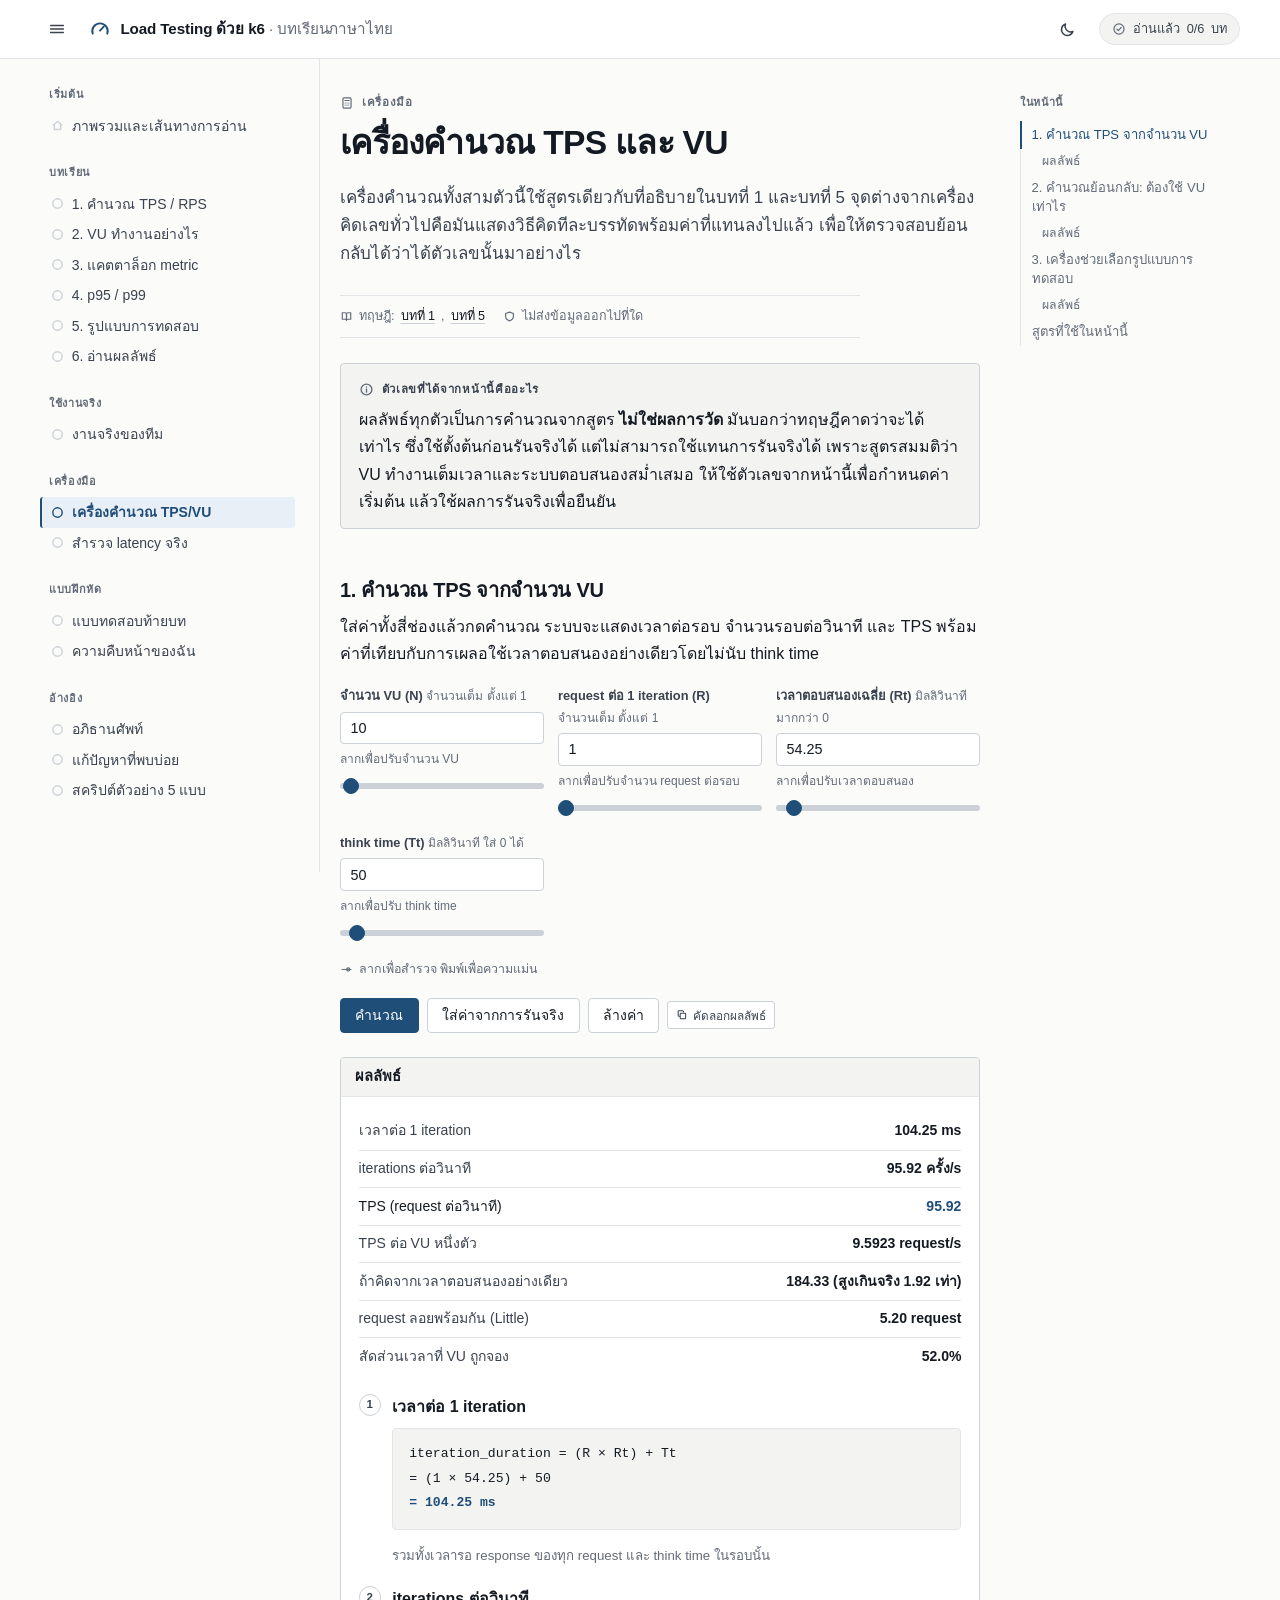
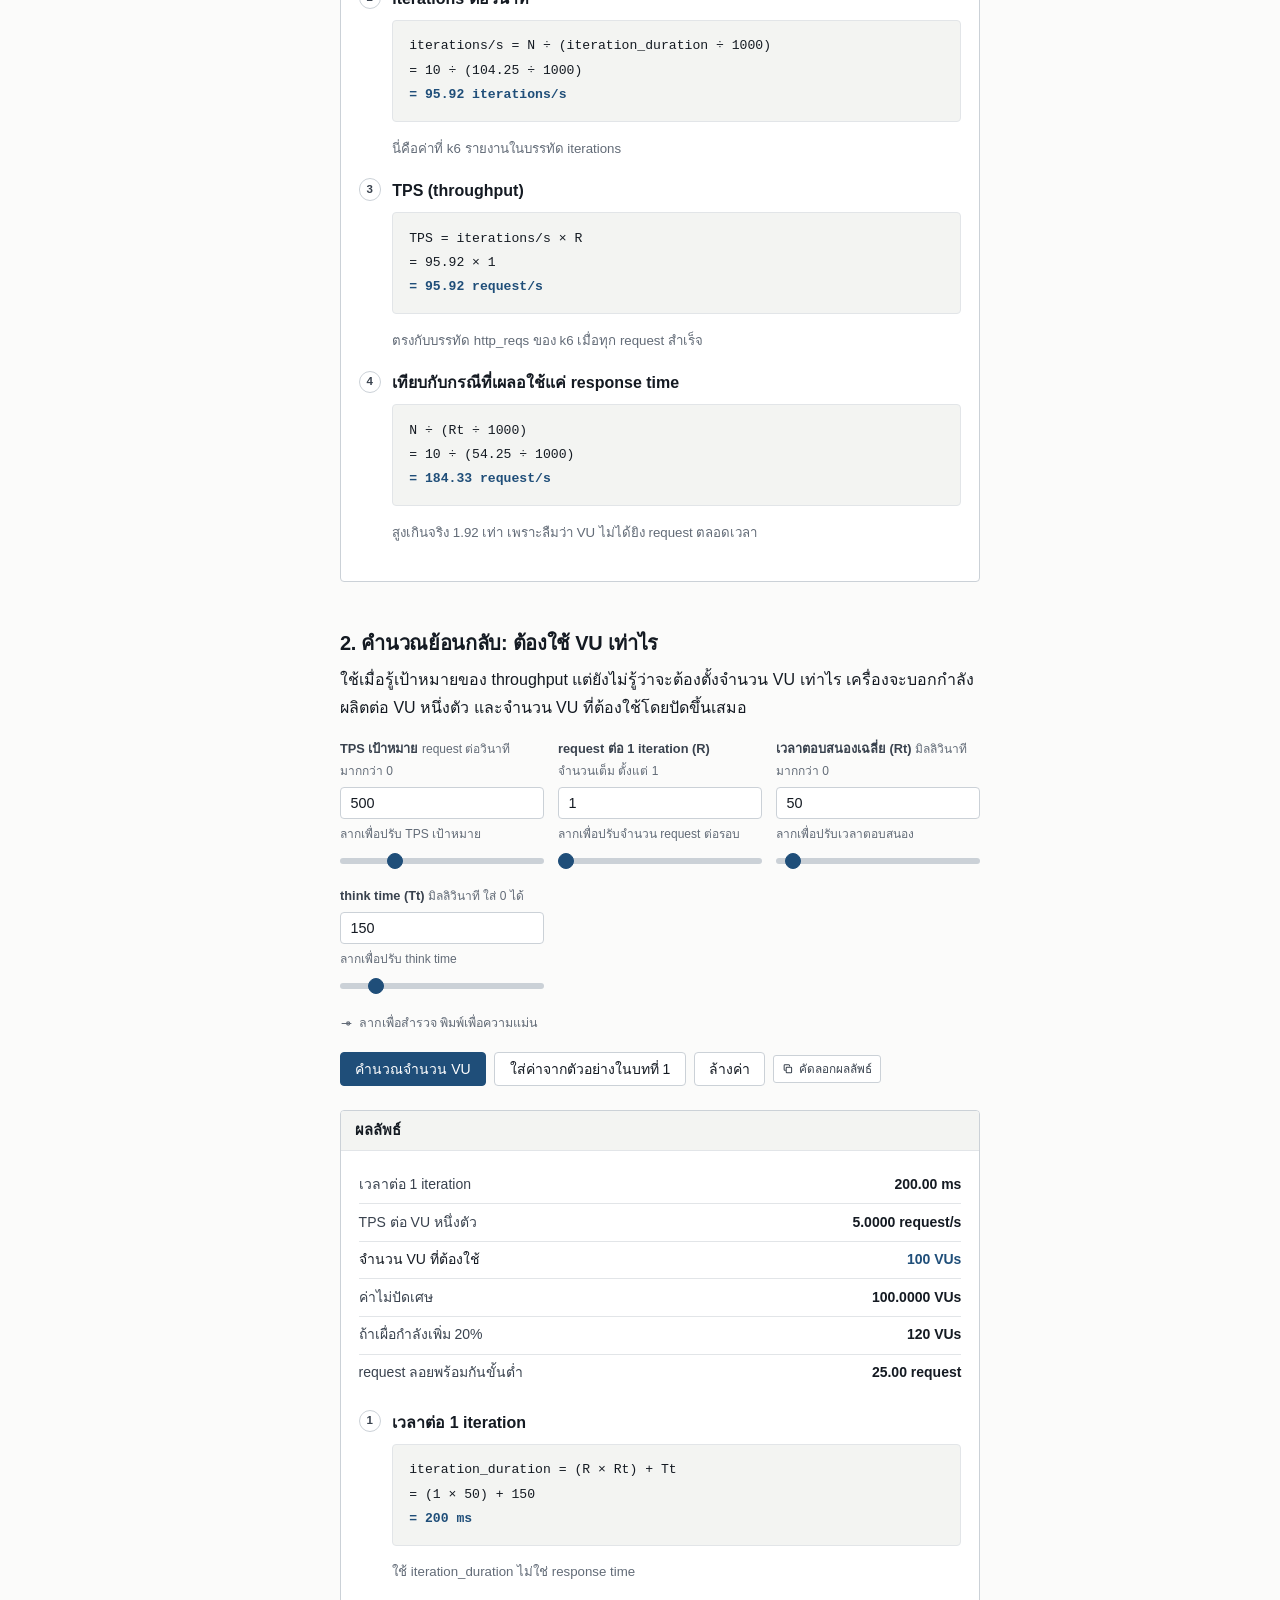
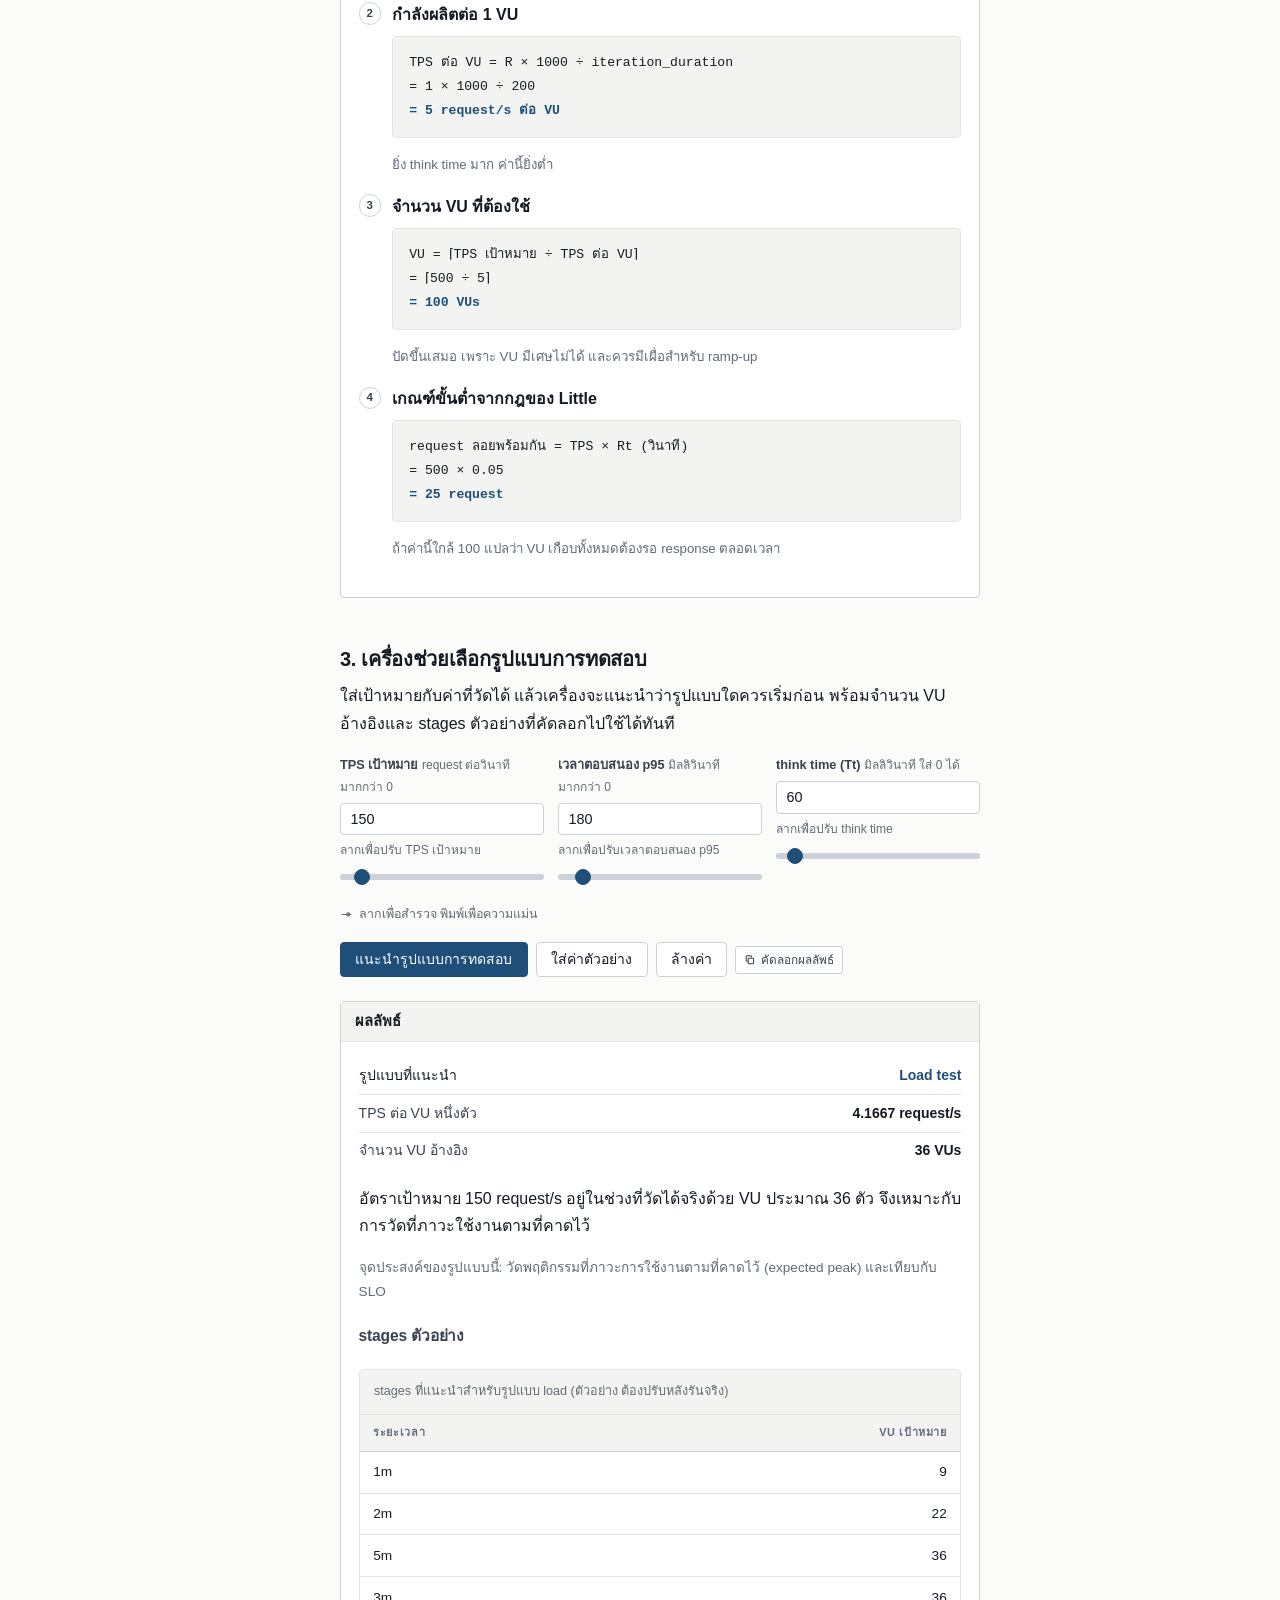
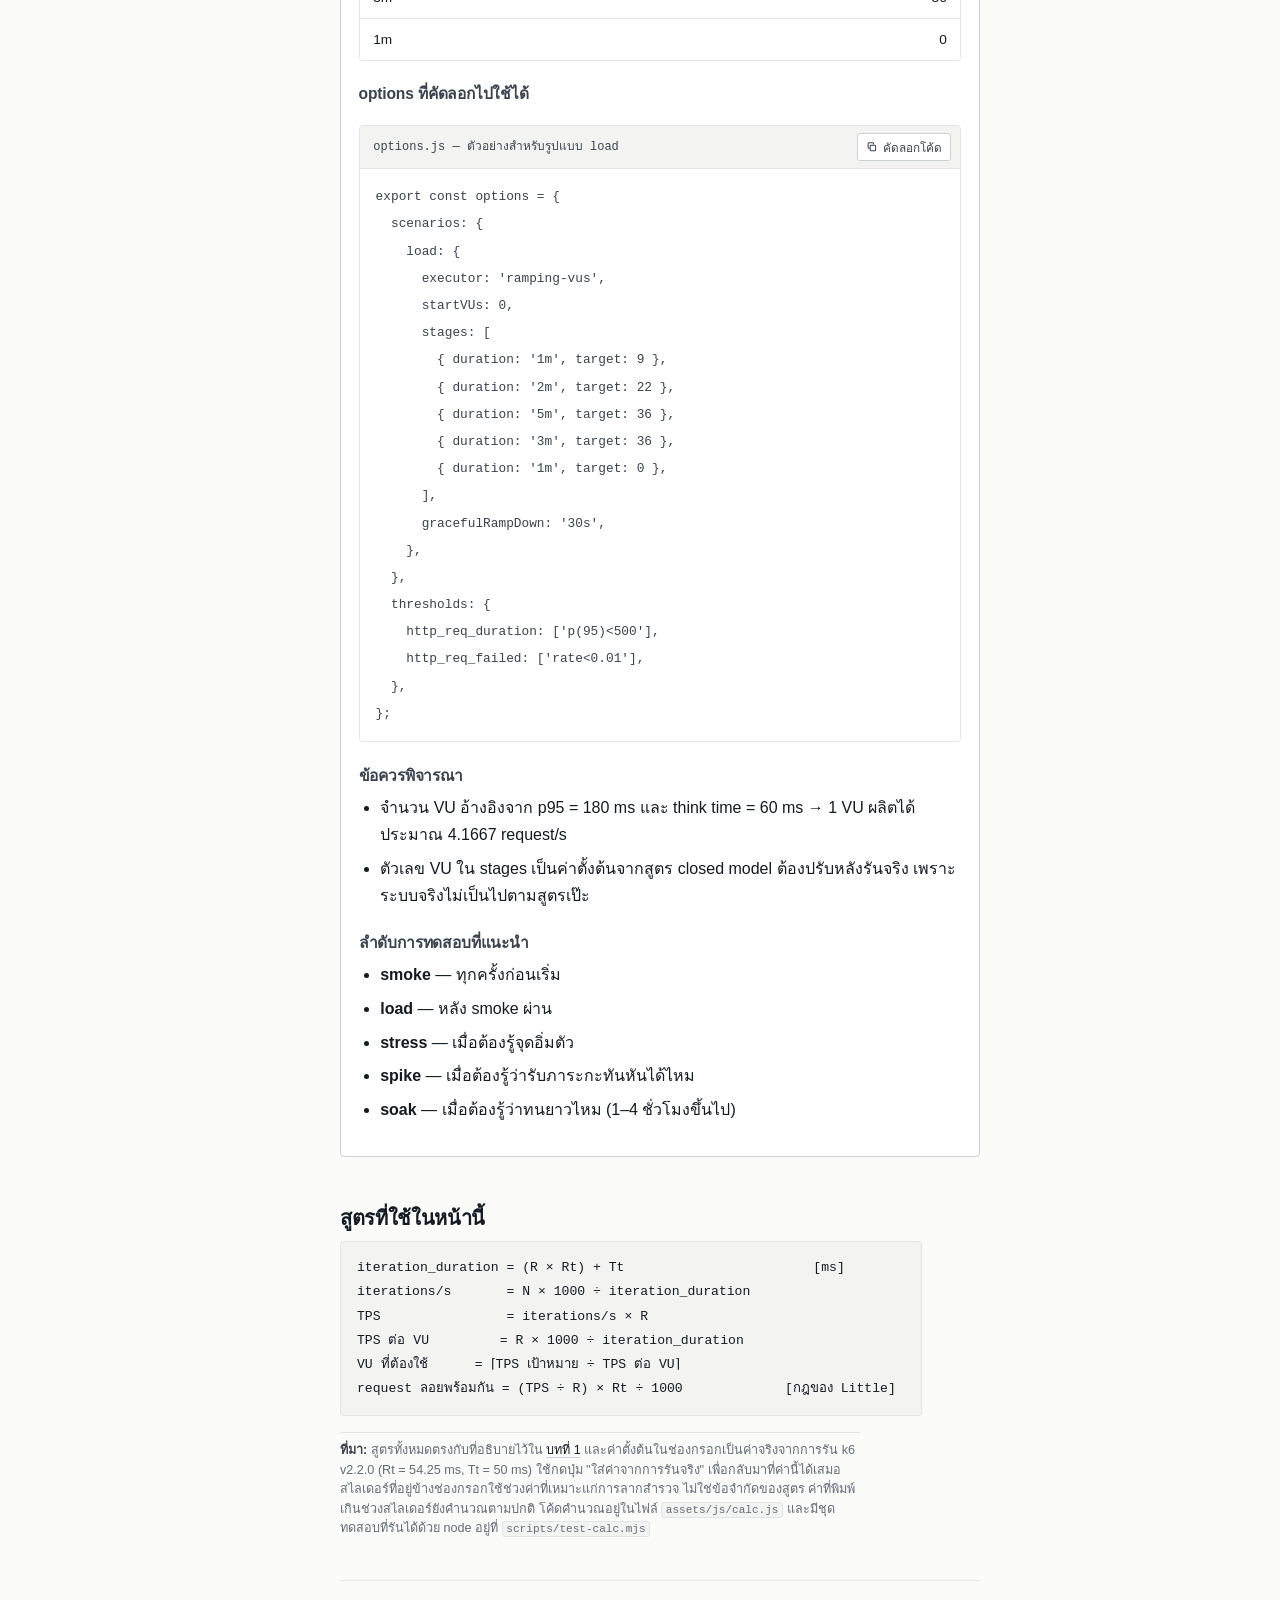
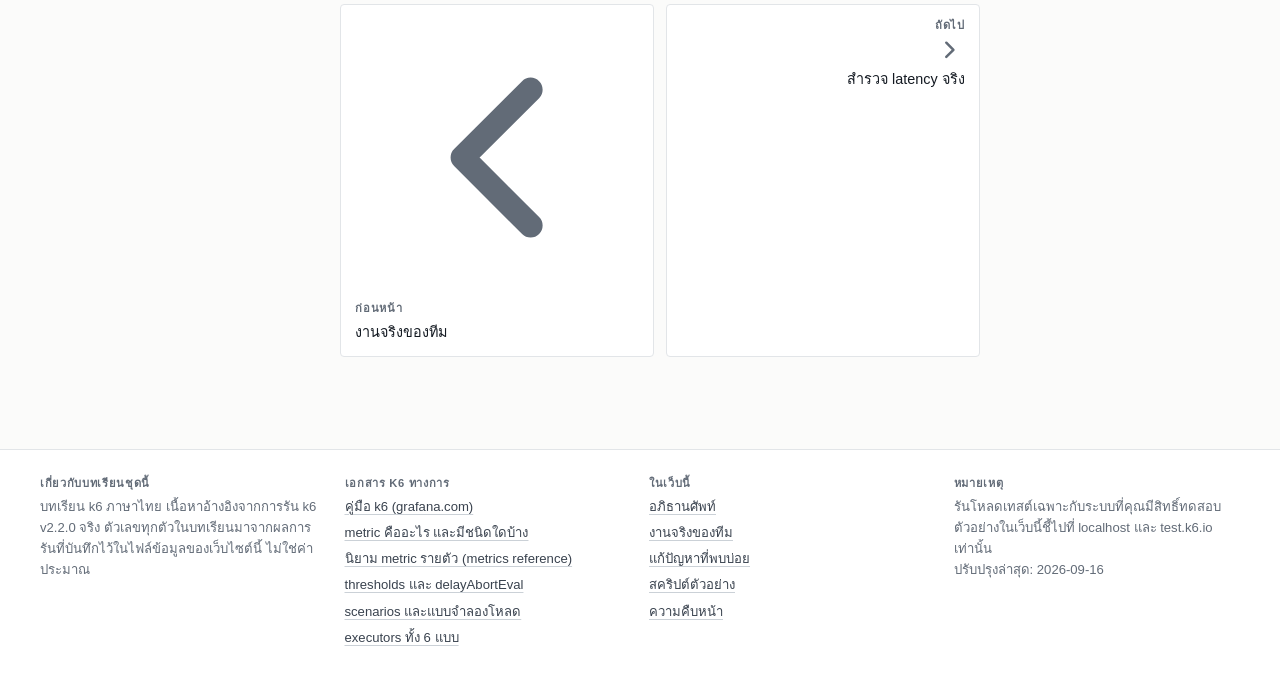
<file: tools/calculator.html>
<!DOCTYPE html>
<html lang="th">
<head>
<meta charset="utf-8">
<meta name="viewport" content="width=device-width, initial-scale=1">
<title>เครื่องคำนวณ TPS และ VU — พร้อมวิธีคิดทีละขั้น | Load Testing ด้วย k6</title>
<meta name="description" content="เครื่องคำนวณ TPS/RPS จากจำนวน virtual user, คำนวณย้อนกลับหาจำนวน VU ที่ต้องใช้ และช่วยเลือกรูปแบบการทดสอบ พร้อมแสดงวิธีคิดทีละบรรทัดและตรวจสอบค่าที่กรอก">
<link rel="icon" type="image/svg+xml" href="../favicon.svg">
<script>/* ตั้งธีมก่อน CSS ถูกวาด — กันจอกะพริบขาวตอนโหลด */
(function(){try{var t=localStorage.getItem('ltk6.theme.v1');
if(t==='dark'||t==='light')document.documentElement.setAttribute('data-theme',t);}catch(e){}})();</script>
<link rel="stylesheet" href="../assets/css/main.css">
</head>
<body data-page="calculator" data-root="../">

<a class="skip-link" href="#main">ข้ามไปที่เนื้อหาหลัก</a>

<header class="topbar" id="topbar"></header>

<noscript>
  <div class="empty-state" style="margin:16px">
    เครื่องคำนวณในหน้านี้ทำงานด้วย JavaScript กรุณาเปิด JavaScript เพื่อใช้งาน
    สูตรและวิธีคิดทั้งหมดอธิบายไว้ในบทที่ 1 และบทที่ 5 แล้ว
  </div>
</noscript>

<div class="shell">

  <nav class="sidebar" id="sidebar" aria-label="เมนูหลัก"></nav>

  <main class="article" id="main">

    <p class="eyebrow">
      <svg viewBox="0 0 20 20" fill="none" stroke="currentColor" stroke-width="1.7" stroke-linecap="round" stroke-linejoin="round" aria-hidden="true" style="width:14px;height:14px"><rect x="4.2" y="2.8" width="11.6" height="14.4" rx="1.4"/><path d="M7 6.4h6M7.4 10h.01M10 10h.01M12.6 10h.01M7.4 13h.01M10 13h.01M12.6 13h.01"/></svg>
      เครื่องมือ
    </p>

    <h1>เครื่องคำนวณ TPS และ VU</h1>

    <p class="lede">
      เครื่องคำนวณทั้งสามตัวนี้ใช้สูตรเดียวกับที่อธิบายในบทที่ 1 และบทที่ 5
      จุดต่างจากเครื่องคิดเลขทั่วไปคือมันแสดงวิธีคิดทีละบรรทัดพร้อมค่าที่แทนลงไปแล้ว
      เพื่อให้ตรวจสอบย้อนกลับได้ว่าได้ตัวเลขนั้นมาอย่างไร
    </p>

    <div class="section-meta">
      <div>
        <svg viewBox="0 0 20 20" fill="none" stroke="currentColor" stroke-width="1.8" stroke-linecap="round" stroke-linejoin="round" aria-hidden="true"><path d="M3.5 4.2h4.3c1.2 0 2.2.9 2.2 2.1v9.5c0-.9-.8-1.6-1.8-1.6H3.5z"/><path d="M16.5 4.2h-4.3c-1.2 0-2.2.9-2.2 2.1v9.5c0-.9.8-1.6 1.8-1.6h4.7z"/></svg>
        ทฤษฎี: <a href="../lessons/01-tps.html">บทที่ 1</a>, <a href="../lessons/05-load-profiles.html">บทที่ 5</a>
      </div>
      <div>
        <svg viewBox="0 0 20 20" fill="none" stroke="currentColor" stroke-width="1.8" stroke-linecap="round" stroke-linejoin="round" aria-hidden="true"><path d="M10 3.2l6 2.2v4.4c0 3.3-2.4 5.9-6 7-3.6-1.1-6-3.7-6-7V5.4z"/></svg>
        ไม่ส่งข้อมูลออกไปที่ใด
      </div>
    </div>

    <div class="callout callout--note">
      <div class="callout__head">
        <svg viewBox="0 0 20 20" fill="none" stroke="currentColor" stroke-width="1.8" stroke-linecap="round" stroke-linejoin="round" aria-hidden="true"><circle cx="10" cy="10" r="7.2"/><path d="M10 9.2v4.3M10 6.7h.01"/></svg>
        <span class="label">ตัวเลขที่ได้จากหน้านี้คืออะไร</span>
      </div>
      <p>
        ผลลัพธ์ทุกตัวเป็นการคำนวณจากสูตร <strong>ไม่ใช่ผลการวัด</strong>
        มันบอกว่าทฤษฎีคาดว่าจะได้เท่าไร ซึ่งใช้ตั้งต้นก่อนรันจริงได้ แต่ไม่สามารถใช้แทนการรันจริงได้
        เพราะสูตรสมมติว่า VU ทำงานเต็มเวลาและระบบตอบสนองสม่ำเสมอ
        ให้ใช้ตัวเลขจากหน้านี้เพื่อกำหนดค่าเริ่มต้น แล้วใช้ผลการรันจริงเพื่อยืนยัน
      </p>
    </div>

    <h2 id="tps">1. คำนวณ TPS จากจำนวน VU</h2>

    <p>
      ใส่ค่าทั้งสี่ช่องแล้วกดคำนวณ ระบบจะแสดงเวลาต่อรอบ จำนวนรอบต่อวินาที
      และ TPS พร้อมค่าที่เทียบกับการเผลอใช้เวลาตอบสนองอย่างเดียวโดยไม่นับ think time
    </p>

    <form id="form-tps" novalidate>
      <div class="form-grid">
        <div class="field">
          <label for="tps-N">จำนวน VU (N) <span class="hint">จำนวนเต็ม ตั้งแต่ 1</span></label>
          <input type="number" id="tps-N" name="N" min="1" step="1" inputmode="numeric" value="10" aria-describedby="err-tps-N">
          <label class="range-label" for="sl-tps-N">ลากเพื่อปรับจำนวน VU</label>
          <input type="range" class="range" id="sl-tps-N" min="1" max="500" step="1" value="10" data-unit="VU" aria-valuetext="10 VU">
          <p class="field-error" id="err-tps-N" hidden></p>
        </div>
        <div class="field">
          <label for="tps-R">request ต่อ 1 iteration (R) <span class="hint">จำนวนเต็ม ตั้งแต่ 1</span></label>
          <input type="number" id="tps-R" name="R" min="1" step="1" inputmode="numeric" value="1" aria-describedby="err-tps-R">
          <label class="range-label" for="sl-tps-R">ลากเพื่อปรับจำนวน request ต่อรอบ</label>
          <input type="range" class="range" id="sl-tps-R" min="1" max="20" step="1" value="1" data-unit="request ต่อ iteration" aria-valuetext="1 request ต่อ iteration">
          <p class="field-error" id="err-tps-R" hidden></p>
        </div>
        <div class="field">
          <label for="tps-Rt">เวลาตอบสนองเฉลี่ย (Rt) <span class="hint">มิลลิวินาที มากกว่า 0</span></label>
          <input type="number" id="tps-Rt" name="Rt" min="0.01" step="0.01" inputmode="decimal" value="54.25" aria-describedby="err-tps-Rt">
          <label class="range-label" for="sl-tps-Rt">ลากเพื่อปรับเวลาตอบสนอง</label>
          <input type="range" class="range" id="sl-tps-Rt" min="0.01" max="1000" step="0.01" value="54.25" data-unit="มิลลิวินาที" aria-valuetext="54.25 มิลลิวินาที">
          <p class="field-error" id="err-tps-Rt" hidden></p>
        </div>
        <div class="field">
          <label for="tps-Tt">think time (Tt) <span class="hint">มิลลิวินาที ใส่ 0 ได้</span></label>
          <input type="number" id="tps-Tt" name="Tt" min="0" step="0.01" inputmode="decimal" value="50" aria-describedby="err-tps-Tt">
          <label class="range-label" for="sl-tps-Tt">ลากเพื่อปรับ think time</label>
          <input type="range" class="range" id="sl-tps-Tt" min="0" max="1000" step="0.01" value="50" data-unit="มิลลิวินาที think time" aria-valuetext="50 มิลลิวินาที think time">
          <p class="field-error" id="err-tps-Tt" hidden></p>
        </div>
      </div>
      <p class="slider-hint">
        <svg viewBox="0 0 20 20" fill="none" stroke="currentColor" stroke-width="1.8" stroke-linecap="round" stroke-linejoin="round" aria-hidden="true"><path d="M3.2 10h13.6"/><circle cx="12.6" cy="10" r="2.4"/></svg>
        ลากเพื่อสำรวจ พิมพ์เพื่อความแม่น
      </p>
      <div class="btn-row">
        <button class="btn btn--primary" type="submit">คำนวณ</button>
        <button class="btn" type="button" data-example="tps">ใส่ค่าจากการรันจริง</button>
        <button class="btn" type="reset">ล้างค่า</button>
        <span id="copy-tps"></span>
      </div>
    </form>

    <div class="panel" id="tps-result" role="status" aria-live="polite">
      <div class="panel__head">
        <h3>ผลลัพธ์</h3>
      </div>
      <div class="panel__body">
        <p class="panel--empty" id="tps-empty">ยังไม่มีผลลัพธ์ กรอกค่าแล้วกดปุ่มคำนวณ</p>
        <div id="tps-output" hidden></div>
      </div>
    </div>

    <h2 id="vu">2. คำนวณย้อนกลับ: ต้องใช้ VU เท่าไร</h2>

    <p>
      ใช้เมื่อรู้เป้าหมายของ throughput แต่ยังไม่รู้ว่าจะต้องตั้งจำนวน VU เท่าไร
      เครื่องจะบอกกำลังผลิตต่อ VU หนึ่งตัว และจำนวน VU ที่ต้องใช้โดยปัดขึ้นเสมอ
    </p>

    <form id="form-vu" novalidate>
      <div class="form-grid">
        <div class="field">
          <label for="vu-targetTps">TPS เป้าหมาย <span class="hint">request ต่อวินาที มากกว่า 0</span></label>
          <input type="number" id="vu-targetTps" name="targetTps" min="0.01" step="0.01" inputmode="decimal" value="500" aria-describedby="err-vu-targetTps">
          <label class="range-label" for="sl-vu-targetTps">ลากเพื่อปรับ TPS เป้าหมาย</label>
          <input type="range" class="range" id="sl-vu-targetTps" min="1" max="2000" step="0.01" value="500" data-unit="request ต่อวินาที" aria-valuetext="500 request ต่อวินาที">
          <p class="field-error" id="err-vu-targetTps" hidden></p>
        </div>
        <div class="field">
          <label for="vu-R">request ต่อ 1 iteration (R) <span class="hint">จำนวนเต็ม ตั้งแต่ 1</span></label>
          <input type="number" id="vu-R" name="R" min="1" step="1" inputmode="numeric" value="1" aria-describedby="err-vu-R">
          <label class="range-label" for="sl-vu-R">ลากเพื่อปรับจำนวน request ต่อรอบ</label>
          <input type="range" class="range" id="sl-vu-R" min="1" max="20" step="1" value="1" data-unit="request ต่อ iteration" aria-valuetext="1 request ต่อ iteration">
          <p class="field-error" id="err-vu-R" hidden></p>
        </div>
        <div class="field">
          <label for="vu-Rt">เวลาตอบสนองเฉลี่ย (Rt) <span class="hint">มิลลิวินาที มากกว่า 0</span></label>
          <input type="number" id="vu-Rt" name="Rt" min="0.01" step="0.01" inputmode="decimal" value="50" aria-describedby="err-vu-Rt">
          <label class="range-label" for="sl-vu-Rt">ลากเพื่อปรับเวลาตอบสนอง</label>
          <input type="range" class="range" id="sl-vu-Rt" min="0.01" max="1000" step="0.01" value="50" data-unit="มิลลิวินาที" aria-valuetext="50 มิลลิวินาที">
          <p class="field-error" id="err-vu-Rt" hidden></p>
        </div>
        <div class="field">
          <label for="vu-Tt">think time (Tt) <span class="hint">มิลลิวินาที ใส่ 0 ได้</span></label>
          <input type="number" id="vu-Tt" name="Tt" min="0" step="0.01" inputmode="decimal" value="150" aria-describedby="err-vu-Tt">
          <label class="range-label" for="sl-vu-Tt">ลากเพื่อปรับ think time</label>
          <input type="range" class="range" id="sl-vu-Tt" min="0" max="1000" step="0.01" value="150" data-unit="มิลลิวินาที think time" aria-valuetext="150 มิลลิวินาที think time">
          <p class="field-error" id="err-vu-Tt" hidden></p>
        </div>
      </div>
      <p class="slider-hint">
        <svg viewBox="0 0 20 20" fill="none" stroke="currentColor" stroke-width="1.8" stroke-linecap="round" stroke-linejoin="round" aria-hidden="true"><path d="M3.2 10h13.6"/><circle cx="12.6" cy="10" r="2.4"/></svg>
        ลากเพื่อสำรวจ พิมพ์เพื่อความแม่น
      </p>
      <div class="btn-row">
        <button class="btn btn--primary" type="submit">คำนวณจำนวน VU</button>
        <button class="btn" type="button" data-example="vu">ใส่ค่าจากตัวอย่างในบทที่ 1</button>
        <button class="btn" type="reset">ล้างค่า</button>
        <span id="copy-vu"></span>
      </div>
    </form>

    <div class="panel" id="vu-result" role="status" aria-live="polite">
      <div class="panel__head">
        <h3>ผลลัพธ์</h3>
      </div>
      <div class="panel__body">
        <p class="panel--empty" id="vu-empty">ยังไม่มีผลลัพธ์ กรอกค่าแล้วกดปุ่มคำนวณ</p>
        <div id="vu-output" hidden></div>
      </div>
    </div>

    <h2 id="profile">3. เครื่องช่วยเลือกรูปแบบการทดสอบ</h2>

    <p>
      ใส่เป้าหมายกับค่าที่วัดได้ แล้วเครื่องจะแนะนำว่ารูปแบบใดควรเริ่มก่อน
      พร้อมจำนวน VU อ้างอิงและ stages ตัวอย่างที่คัดลอกไปใช้ได้ทันที
    </p>

    <form id="form-profile" novalidate>
      <div class="form-grid">
        <div class="field">
          <label for="prof-targetTps">TPS เป้าหมาย <span class="hint">request ต่อวินาที มากกว่า 0</span></label>
          <input type="number" id="prof-targetTps" name="targetTps" min="0.01" step="0.01" inputmode="decimal" value="150" aria-describedby="err-prof-targetTps">
          <label class="range-label" for="sl-prof-targetTps">ลากเพื่อปรับ TPS เป้าหมาย</label>
          <input type="range" class="range" id="sl-prof-targetTps" min="1" max="2000" step="0.01" value="150" data-unit="request ต่อวินาที" aria-valuetext="150 request ต่อวินาที">
          <p class="field-error" id="err-prof-targetTps" hidden></p>
        </div>
        <div class="field">
          <label for="prof-p95Ms">เวลาตอบสนอง p95 <span class="hint">มิลลิวินาที มากกว่า 0</span></label>
          <input type="number" id="prof-p95Ms" name="p95Ms" min="0.01" step="0.01" inputmode="decimal" value="180" aria-describedby="err-prof-p95Ms">
          <label class="range-label" for="sl-prof-p95Ms">ลากเพื่อปรับเวลาตอบสนอง p95</label>
          <input type="range" class="range" id="sl-prof-p95Ms" min="0.01" max="2000" step="0.01" value="180" data-unit="มิลลิวินาที p95" aria-valuetext="180 มิลลิวินาที p95">
          <p class="field-error" id="err-prof-p95Ms" hidden></p>
        </div>
        <div class="field">
          <label for="prof-Tt">think time (Tt) <span class="hint">มิลลิวินาที ใส่ 0 ได้</span></label>
          <input type="number" id="prof-Tt" name="Tt" min="0" step="0.01" inputmode="decimal" value="60" aria-describedby="err-prof-Tt">
          <label class="range-label" for="sl-prof-Tt">ลากเพื่อปรับ think time</label>
          <input type="range" class="range" id="sl-prof-Tt" min="0" max="1000" step="0.01" value="60" data-unit="มิลลิวินาที think time" aria-valuetext="60 มิลลิวินาที think time">
          <p class="field-error" id="err-prof-Tt" hidden></p>
        </div>
      </div>
      <p class="slider-hint">
        <svg viewBox="0 0 20 20" fill="none" stroke="currentColor" stroke-width="1.8" stroke-linecap="round" stroke-linejoin="round" aria-hidden="true"><path d="M3.2 10h13.6"/><circle cx="12.6" cy="10" r="2.4"/></svg>
        ลากเพื่อสำรวจ พิมพ์เพื่อความแม่น
      </p>
      <div class="btn-row">
        <button class="btn btn--primary" type="submit">แนะนำรูปแบบการทดสอบ</button>
        <button class="btn" type="button" data-example="profile">ใส่ค่าตัวอย่าง</button>
        <button class="btn" type="reset">ล้างค่า</button>
        <span id="copy-profile"></span>
      </div>
    </form>

    <div class="panel" id="profile-result" role="status" aria-live="polite">
      <div class="panel__head">
        <h3>ผลลัพธ์</h3>
      </div>
      <div class="panel__body">
        <p class="panel--empty" id="profile-empty">ยังไม่มีผลลัพธ์ กรอกค่าแล้วกดปุ่มคำนวณ</p>
        <div id="profile-output" hidden></div>
      </div>
    </div>

    <h2 id="formula-reference">สูตรที่ใช้ในหน้านี้</h2>

    <div class="working">
      <span class="w-line">iteration_duration = (R × Rt) + Tt                        [ms]</span>
      <span class="w-line">iterations/s       = N × 1000 ÷ iteration_duration</span>
      <span class="w-line">TPS                = iterations/s × R</span>
      <span class="w-line">TPS ต่อ VU         = R × 1000 ÷ iteration_duration</span>
      <span class="w-line">VU ที่ต้องใช้      = ⌈TPS เป้าหมาย ÷ TPS ต่อ VU⌉</span>
      <span class="w-line">request ลอยพร้อมกัน = (TPS ÷ R) × Rt ÷ 1000             [กฎของ Little]</span>
    </div>

    <p class="source-note">
      <strong>ที่มา:</strong> สูตรทั้งหมดตรงกับที่อธิบายไว้ใน
      <a href="../lessons/01-tps.html">บทที่ 1</a> และค่าตั้งต้นในช่องกรอกเป็นค่าจริงจากการรัน
      k6 v2.2.0 (Rt = 54.25 ms, Tt = 50 ms) ใช้กดปุ่ม "ใส่ค่าจากการรันจริง" เพื่อกลับมาที่ค่านี้ได้เสมอ
      สไลเดอร์ที่อยู่ข้างช่องกรอกใช้ช่วงค่าที่เหมาะแก่การลากสำรวจ ไม่ใช่ข้อจำกัดของสูตร
      ค่าที่พิมพ์เกินช่วงสไลเดอร์ยังคำนวณตามปกติ
      โค้ดคำนวณอยู่ในไฟล์ <code>assets/js/calc.js</code> และมีชุดทดสอบที่รันได้ด้วย node
      อยู่ที่ <code>scripts/test-calc.mjs</code>
    </p>

  </main>

  <aside class="toc" id="toc" aria-label="สารบัญในหน้านี้"></aside>

</div>

<footer class="site-footer" id="footer"></footer>

<script src="../assets/js/storage.js"></script>
<script src="../assets/js/calc.js"></script>
<script src="../assets/js/site.js"></script>
<script>
(function () {
  'use strict';

  function esc(t) {
    return String(t).replace(/&/g, '&amp;').replace(/</g, '&lt;').replace(/>/g, '&gt;');
  }

  var WARN = '<svg viewBox="0 0 20 20" fill="none" stroke="currentColor" stroke-width="1.8" ' +
    'stroke-linecap="round" stroke-linejoin="round" aria-hidden="true">' +
    '<path d="M10 3.4l6.9 12H3.1z"/><path d="M10 8.2v3.4M10 13.6h.01"/></svg>';

  document.addEventListener('ltk6:ready', function () {
    var ctx = window.LTK6.__ctx;
    var calc = window.LTK6.calc;
    var fmt = window.LTK6.format;
    var copyButton = window.LTK6.copyButton;
    if (!ctx || !calc) return;

    /* ---------- ตัวช่วยแสดงข้อผิดพลาด ---------- */

    function showErrors(prefix, names, errors) {
      var byField = {};
      errors.forEach(function (e) {
        if (!byField[e.field]) byField[e.field] = [];
        byField[e.field].push(e);
      });
      names.forEach(function (n) {
        var input = document.getElementById(prefix + n);
        var box = document.getElementById('err-' + prefix + n);
        if (!input || !box) return;
        var list = byField[n];
        if (list && list.length) {
          input.setAttribute('aria-invalid', 'true');
          box.hidden = false;
          box.innerHTML = WARN + '<span>' + list.map(function (e) {
            return esc(e.message) +
              '<span class="fix">วิธีแก้: ' + esc(e.fix) + '</span>';
          }).join('') + '</span>';
        } else {
          input.removeAttribute('aria-invalid');
          box.hidden = true;
          box.innerHTML = '';
        }
      });
    }

    function collect(prefix, names) {
      var out = {};
      names.forEach(function (n) {
        var el = document.getElementById(prefix + n);
        out[n] = el ? el.value : '';
      });
      return out;
    }

    /* ---------- เรนเดอร์วิธีคิดทีละขั้น ---------- */

    function stepsHtml(steps) {
      var html = '<ol class="steps" style="margin-top:1.1em">';
      steps.forEach(function (s) {
        html += '<li><strong>' + esc(s.title) + '</strong>' +
          '<div class="working">' +
          '<span class="w-line">' + esc(s.formula) + '</span>' +
          '<span class="w-line">= ' + esc(s.substituted) + '</span>' +
          '<span class="w-line w-result">= ' + esc(s.value) + '</span>' +
          '</div>' +
          '<p class="muted" style="font-size:.83rem;margin-bottom:.2em">' + esc(s.note) + '</p>' +
          '</li>';
      });
      html += '</ol>';
      return html;
    }

    function lineHtml(label, value, key) {
      return '<div class="result-line' + (key ? ' result-line--key' : '') + '">' +
        '<dt>' + esc(label) + '</dt><dd>' + esc(value) + '</dd></div>';
    }

    /* ---------- 1) TPS calculator ---------- */

    var TPS_FIELDS = ['N', 'R', 'Rt', 'Tt'];
    var tpsForm = document.getElementById('form-tps');

    function runTps() {
      var input = collect('tps-', TPS_FIELDS);
      var res = calc.tpsCalculator(input);
      if (!res.ok) {
        showErrors('tps-', TPS_FIELDS, res.errors);
        document.getElementById('tps-output').hidden = true;
        document.getElementById('tps-empty').hidden = false;
        document.getElementById('tps-empty').textContent =
          'ยังคำนวณไม่ได้ เพราะมีช่องที่ต้องแก้ไขก่อน ดูข้อความเตือนใต้ช่องที่กรอก';
        return;
      }
      showErrors('tps-', TPS_FIELDS, []);

      var out = document.getElementById('tps-output');
      var html = '<dl class="result-list">' +
        lineHtml('เวลาต่อ 1 iteration', fmt.ms(res.iterationDurationMs), false) +
        lineHtml('iterations ต่อวินาที', fmt.number(res.iterationsPerSecond, 2) + ' ครั้ง/s', false) +
        lineHtml('TPS (request ต่อวินาที)', fmt.number(res.tps, 2), true) +
        lineHtml('TPS ต่อ VU หนึ่งตัว', fmt.number(res.tpsPerVu, 4) + ' request/s', false) +
        lineHtml('ถ้าคิดจากเวลาตอบสนองอย่างเดียว', fmt.number(res.tpsIfResponseOnly, 2) +
          ' (สูงเกินจริง ' + fmt.number(res.overestimateFactor, 2) + ' เท่า)', false) +
        lineHtml('request ลอยพร้อมกัน (Little)', fmt.number(res.little.requestsInFlight, 2) + ' request', false) +
        lineHtml('สัดส่วนเวลาที่ VU ถูกจอง', fmt.pct(res.little.busyRatio * 100, 1), false) +
        '</dl>' + stepsHtml(res.steps);

      out.innerHTML = html;
      out.hidden = false;
      document.getElementById('tps-empty').hidden = true;
      mountCopy('copy-tps', function () { return plainTps(res); }, 'คัดลอกผลลัพธ์');
    }

    function plainTps(res) {
      var i = res.input;
      return [
        'คำนวณ TPS — วิธีคิดทีละขั้น',
        'N = ' + i.N + ' VUs, R = ' + i.R + ', Rt = ' + i.Rt + ' ms, Tt = ' + i.Tt + ' ms',
        '',
        '1) iteration_duration = (R × Rt) + Tt = (' + i.R + ' × ' + i.Rt + ') + ' + i.Tt +
          ' = ' + fmt.number(res.iterationDurationMs, 2) + ' ms',
        '2) iterations/s = N × 1000 ÷ iteration_duration = ' + i.N + ' × 1000 ÷ ' +
          fmt.number(res.iterationDurationMs, 2) + ' = ' + fmt.number(res.iterationsPerSecond, 2) + ' iterations/s',
        '3) TPS = iterations/s × R = ' + fmt.number(res.iterationsPerSecond, 2) + ' × ' + i.R +
          ' = ' + fmt.number(res.tps, 2) + ' request/s',
        '',
        'TPS ต่อ VU หนึ่งตัว = ' + fmt.number(res.tpsPerVu, 4) + ' request/s',
        'ถ้าคิดจากเวลาตอบสนองอย่างเดียวจะได้ ' + fmt.number(res.tpsIfResponseOnly, 2) +
          ' request/s ซึ่งสูงเกินจริง ' + fmt.number(res.overestimateFactor, 2) + ' เท่า',
        'กฎของ Little: request ลอยพร้อมกัน = ' + fmt.number(res.little.requestsInFlight, 2) + ' request',
        '',
        'หมายเหตุ: ตัวเลขนี้ได้จากการคำนวณตามสูตร ไม่ใช่ผลการวัดจากเครื่องจริง'
      ].join('\n');
    }

    tpsForm.addEventListener('submit', function (evt) { evt.preventDefault(); runTps(); });
    tpsForm.addEventListener('input', function () { runTps(); });
    tpsForm.addEventListener('reset', function () {
      setTimeout(function () {
        showErrors('tps-', TPS_FIELDS, []);
        document.getElementById('tps-output').hidden = true;
        document.getElementById('tps-empty').hidden = false;
        document.getElementById('tps-empty').textContent = 'ยังไม่มีผลลัพธ์ กรอกค่าแล้วกดปุ่มคำนวณ';
        clearCopy('copy-tps');
      }, 0);
    });
    tpsForm.querySelector('[data-example]').addEventListener('click', function () {
      setValues('tps-', { N: 10, R: 1, Rt: 54.25, Tt: 50 });
      runTps();
    });

    /* ---------- 2) VU calculator ---------- */

    var VU_FIELDS = ['targetTps', 'R', 'Rt', 'Tt'];
    var vuForm = document.getElementById('form-vu');

    function runVu() {
      var input = collect('vu-', VU_FIELDS);
      var res = calc.vuCalculator(input);
      if (!res.ok) {
        showErrors('vu-', VU_FIELDS, res.errors);
        document.getElementById('vu-output').hidden = true;
        document.getElementById('vu-empty').hidden = false;
        document.getElementById('vu-empty').textContent =
          'ยังคำนวณไม่ได้ เพราะมีช่องที่ต้องแก้ไขก่อน ดูข้อความเตือนใต้ช่องที่กรอก';
        return;
      }
      showErrors('vu-', VU_FIELDS, []);

      var out = document.getElementById('vu-output');
      var html = '<dl class="result-list">' +
        lineHtml('เวลาต่อ 1 iteration', fmt.ms(res.iterationDurationMs), false) +
        lineHtml('TPS ต่อ VU หนึ่งตัว', fmt.number(res.tpsPerVu, 4) + ' request/s', false) +
        lineHtml('จำนวน VU ที่ต้องใช้', fmt.int(res.vusRequired) + ' VUs', true) +
        lineHtml('ค่าไม่ปัดเศษ', fmt.number(res.exactVus, 4) + ' VUs', false) +
        lineHtml('ถ้าเผื่อกำลังเพิ่ม 20%', fmt.int(res.headroomVus) + ' VUs', false) +
        lineHtml('request ลอยพร้อมกันขั้นต่ำ', fmt.number(res.little.requestsInFlight, 2) + ' request', false) +
        '</dl>' + stepsHtml(res.steps);

      out.innerHTML = html;
      out.hidden = false;
      document.getElementById('vu-empty').hidden = true;
      mountCopy('copy-vu', function () { return plainVu(res); }, 'คัดลอกผลลัพธ์');
    }

    function plainVu(res) {
      var i = res.input;
      return [
        'คำนวณจำนวน VU ย้อนกลับ — วิธีคิดทีละขั้น',
        'TPS เป้าหมาย = ' + i.targetTps + ', R = ' + i.R + ', Rt = ' + i.Rt + ' ms, Tt = ' + i.Tt + ' ms',
        '',
        '1) iteration_duration = (R × Rt) + Tt = (' + i.R + ' × ' + i.Rt + ') + ' + i.Tt +
          ' = ' + fmt.number(res.iterationDurationMs, 2) + ' ms',
        '2) TPS ต่อ VU = R × 1000 ÷ iteration_duration = ' + i.R + ' × 1000 ÷ ' +
          fmt.number(res.iterationDurationMs, 2) + ' = ' + fmt.number(res.tpsPerVu, 4) + ' request/s',
        '3) VU = ceil(TPS เป้าหมาย ÷ TPS ต่อ VU) = ceil(' + i.targetTps + ' ÷ ' +
          fmt.number(res.tpsPerVu, 4) + ') = ' + res.vusRequired + ' VUs',
        '',
        'request ลอยพร้อมกันขั้นต่ำ (กฎของ Little) = ' + fmt.number(res.little.requestsInFlight, 2) + ' request',
        'หมายเหตุ: ตัวเลขนี้ได้จากการคำนวณตามสูตร ไม่ใช่ผลการวัดจากเครื่องจริง'
      ].join('\n');
    }

    vuForm.addEventListener('submit', function (evt) { evt.preventDefault(); runVu(); });
    vuForm.addEventListener('input', function () { runVu(); });
    vuForm.addEventListener('reset', function () {
      setTimeout(function () {
        showErrors('vu-', VU_FIELDS, []);
        document.getElementById('vu-output').hidden = true;
        document.getElementById('vu-empty').hidden = false;
        document.getElementById('vu-empty').textContent = 'ยังไม่มีผลลัพธ์ กรอกค่าแล้วกดปุ่มคำนวณ';
        clearCopy('copy-vu');
      }, 0);
    });
    vuForm.querySelector('[data-example]').addEventListener('click', function () {
      setValues('vu-', { targetTps: 500, R: 1, Rt: 50, Tt: 150 });
      runVu();
    });

    /* ---------- 3) Load profile helper ---------- */

    var PROF_FIELDS = ['targetTps', 'p95Ms', 'Tt'];
    var profForm = document.getElementById('form-profile');

    function runProfile() {
      var input = collect('prof-', PROF_FIELDS);
      var res = calc.recommendProfile(input);
      if (!res.ok) {
        showErrors('prof-', PROF_FIELDS, res.errors);
        document.getElementById('profile-output').hidden = true;
        document.getElementById('profile-empty').hidden = false;
        document.getElementById('profile-empty').textContent =
          'ยังแนะนำไม่ได้ เพราะมีช่องที่ต้องแก้ไขก่อน ดูข้อความเตือนใต้ช่องที่กรอก';
        return;
      }
      showErrors('prof-', PROF_FIELDS, []);

      var stageRows = res.stages.map(function (s) {
        return '<tr><td>' + esc(s.duration) + '</td><td class="num">' + fmt.int(s.target) + '</td></tr>';
      }).join('');

      var html = '<dl class="result-list">' +
        lineHtml('รูปแบบที่แนะนำ', res.profileTitle, true) +
        lineHtml('TPS ต่อ VU หนึ่งตัว', fmt.number(res.tpsPerVu, 4) + ' request/s', false) +
        lineHtml('จำนวน VU อ้างอิง', fmt.int(res.vus) + ' VUs', false) +
        '</dl>' +
        '<p style="margin-top:1em">' + esc(res.reason) + '</p>' +
        '<p class="muted" style="font-size:.85rem">จุดประสงค์ของรูปแบบนี้: ' + esc(res.purpose) + '</p>' +
        '<h4>stages ตัวอย่าง</h4>' +
        '<div class="table-wrap"><table class="data">' +
        '<caption>stages ที่แนะนำสำหรับรูปแบบ ' + esc(res.profile) + ' (ตัวอย่าง ต้องปรับหลังรันจริง)</caption>' +
        '<thead><tr><th>ระยะเวลา</th><th class="num">VU เป้าหมาย</th></tr></thead>' +
        '<tbody>' + stageRows + '</tbody></table></div>' +
        '<h4>options ที่คัดลอกไปใช้ได้</h4>' +
        '<div class="code-block"><div class="code-block__head">' +
        '<span class="code-block__title">options.js — ตัวอย่างสำหรับรูปแบบ ' + esc(res.profile) + '</span>' +
        '</div><pre><code>' + esc(res.optionsSnippet) + '</code></pre></div>' +
        '<h4>ข้อควรพิจารณา</h4><ul>' +
        res.notes.map(function (n) { return '<li>' + esc(n) + '</li>'; }).join('') +
        '</ul>' +
        '<h4>ลำดับการทดสอบที่แนะนำ</h4><ul>' +
        res.follow.map(function (f) {
          return '<li><strong>' + esc(f.id) + '</strong> — ' + esc(f.when) + '</li>';
        }).join('') + '</ul>';

      var out = document.getElementById('profile-output');
      out.innerHTML = html;
      out.hidden = false;
      document.getElementById('profile-empty').hidden = true;

      /* ปุ่มคัดลอกโค้ดถูกใส่ให้อัตโนมัติโดย site.js เมื่อมี .code-block ใหม่ */
      var pre = out.querySelector('.code-block pre');
      if (pre && window.LTK6.copyButton) {
        var head = out.querySelector('.code-block__head');
        if (head && !head.querySelector('.copy-btn')) {
          head.appendChild(copyButton(function () { return pre.innerText; }, 'คัดลอกโค้ด'));
        }
      }
      mountCopy('copy-profile', function () { return plainProfile(res); }, 'คัดลอกผลลัพธ์');
    }

    function plainProfile(res) {
      var stages = res.stages.map(function (s) {
        return '  { duration: \'' + s.duration + '\', target: ' + s.target + ' },';
      }).join('\n');
      return [
        'แนะนำรูปแบบการทดสอบ',
        'TPS เป้าหมาย = ' + res.input.targetTps +
          ', p95 = ' + res.input.p95Ms + ' ms, think time = ' + res.input.thinkTimeMs + ' ms',
        '',
        'รูปแบบที่แนะนำ: ' + res.profileTitle,
        'เหตุผล: ' + res.reason,
        'TPS ต่อ VU = ' + fmt.number(res.tpsPerVu, 4) + ' request/s → VU อ้างอิง ' + res.vus + ' ตัว',
        '',
        'stages ตัวอย่าง:',
        stages,
        '',
        'ข้อควรพิจารณา:',
        res.notes.map(function (n) { return '  - ' + n; }).join('\n'),
        '',
        'หมายเหตุ: เป็นการคำนวณตามสูตร closed model ไม่ใช่ผลการวัด ต้องปรับหลังรันจริง'
      ].join('\n');
    }

    profForm.addEventListener('submit', function (evt) { evt.preventDefault(); runProfile(); });
    profForm.addEventListener('input', function () { runProfile(); });
    profForm.addEventListener('reset', function () {
      setTimeout(function () {
        showErrors('prof-', PROF_FIELDS, []);
        document.getElementById('profile-output').hidden = true;
        document.getElementById('profile-empty').hidden = false;
        document.getElementById('profile-empty').textContent = 'ยังไม่มีผลลัพธ์ กรอกค่าแล้วกดปุ่มคำนวณ';
        clearCopy('copy-profile');
      }, 0);
    });
    profForm.querySelector('[data-example]').addEventListener('click', function () {
      setValues('prof-', { targetTps: 150, p95Ms: 180, Tt: 60 });
      runProfile();
    });

    /* ---------- ตัวช่วยทั่วไป ---------- */

    function setValues(prefix, values) {
      Object.keys(values).forEach(function (k) {
        var el = document.getElementById(prefix + k);
        if (el) el.value = values[k];
      });
    }

    function mountCopy(slotId, getText, label) {
      var slot = document.getElementById(slotId);
      if (!slot || !copyButton) return;
      if (!slot.querySelector('.copy-btn')) {
        slot.appendChild(copyButton(getText, label));
      }
    }

    function clearCopy(slotId) {
      var slot = document.getElementById(slotId);
      if (slot) slot.innerHTML = '';
    }

    /* ---------- สไลเดอร์คู่กับช่องกรอก ----------
       ลากเพื่อสำรวจ พิมพ์เพื่อความแม่น

       ลากสไลเดอร์  → เขียนค่าลงช่องกรอกแล้วคำนวณใหม่ทันที
       พิมพ์ในช่อง  → ขยับสไลเดอร์ "เฉพาะเมื่อค่าที่พิมพ์อยู่ในช่วงของสไลเดอร์"
                      ถ้าค่าว่าง ไม่ใช่ตัวเลข หรืออยู่นอกช่วง สไลเดอร์จะอยู่ที่เดิม
                      และไม่เขียนค่ากลับลงช่องกรอกเลย ค่าที่ผู้ใช้พิมพ์จึงไม่ถูกแก้เงียบ ๆ
                      ข้อความเตือนเมื่อค่าเป็น 0 หรือติดลบจึงทำงานเหมือนเดิมทุกกรณี */

    var SLIDER_PAIRS = [
      ['sl-tps-N', 'tps-N'], ['sl-tps-R', 'tps-R'], ['sl-tps-Rt', 'tps-Rt'], ['sl-tps-Tt', 'tps-Tt'],
      ['sl-vu-targetTps', 'vu-targetTps'], ['sl-vu-R', 'vu-R'], ['sl-vu-Rt', 'vu-Rt'], ['sl-vu-Tt', 'vu-Tt'],
      ['sl-prof-targetTps', 'prof-targetTps'], ['sl-prof-p95Ms', 'prof-p95Ms'], ['sl-prof-Tt', 'prof-Tt']
    ];

    var RUN_BY_PREFIX = { 'tps-': runTps, 'vu-': runVu, 'prof-': runProfile };
    var mounted = [];

    /* ค่าที่อ่านออกเสียง = ค่าจริง + หน่วยของช่องนั้น (หน่วยเก็บไว้ที่ data-unit ที่เดียว) */
    function writeValueText(slider) {
      var unit = slider.getAttribute('data-unit') || '';
      var value = slider.value;
      slider.setAttribute('aria-valuetext', value + (unit ? ' ' + unit : ''));
    }

    function pullFromInput(slider, input) {
      var raw = input.value;
      var n = Number(raw);
      if (raw === '' || !Number.isFinite(n)) return;              /* ว่าง/ไม่ใช่ตัวเลข — ไม่แตะสไลเดอร์ */
      if (n < Number(slider.min) || n > Number(slider.max)) return; /* นอกช่วง — ไม่แตะสไลเดอร์ */
      var next = String(n);
      if (slider.value !== next) slider.value = next;
      writeValueText(slider);
    }

    function pullAllSliders() {
      mounted.forEach(function (m) { pullFromInput(m.slider, m.input); });
    }

    SLIDER_PAIRS.forEach(function (pair) {
      var slider = document.getElementById(pair[0]);
      var input = document.getElementById(pair[1]);
      if (!slider || !input) return;
      var run = RUN_BY_PREFIX[pair[1].split('-')[0] + '-'];
      mounted.push({ slider: slider, input: input });
      writeValueText(slider);
      slider.addEventListener('input', function () {
        input.value = slider.value;
        if (run) run();
      });
    });

    /* พิมพ์ในช่องกรอก ช่องไหนก็ได้ → ขยับสไลเดอร์ที่คู่กัน */
    [tpsForm, vuForm, profForm].forEach(function (form) {
      form.addEventListener('input', pullAllSliders);
      /* ปุ่มล้างค่าและปุ่มใส่ค่าตัวอย่างเขียนค่าลงช่องโดยตรง จึงต้องดึงกลับหลังฟอร์มทำงานเสร็จ */
      form.addEventListener('reset', function () { window.setTimeout(pullAllSliders, 0); });
    });
    Array.prototype.forEach.call(document.querySelectorAll('[data-example]'), function (btn) {
      btn.addEventListener('click', function () { window.setTimeout(pullAllSliders, 0); });
    });

    /* คำนวณครั้งแรกให้เห็นผลทันทีเมื่อเปิดหน้า */
    runTps();
    runVu();
    runProfile();
  });
})();
</script>

</body>
</html>
</file>
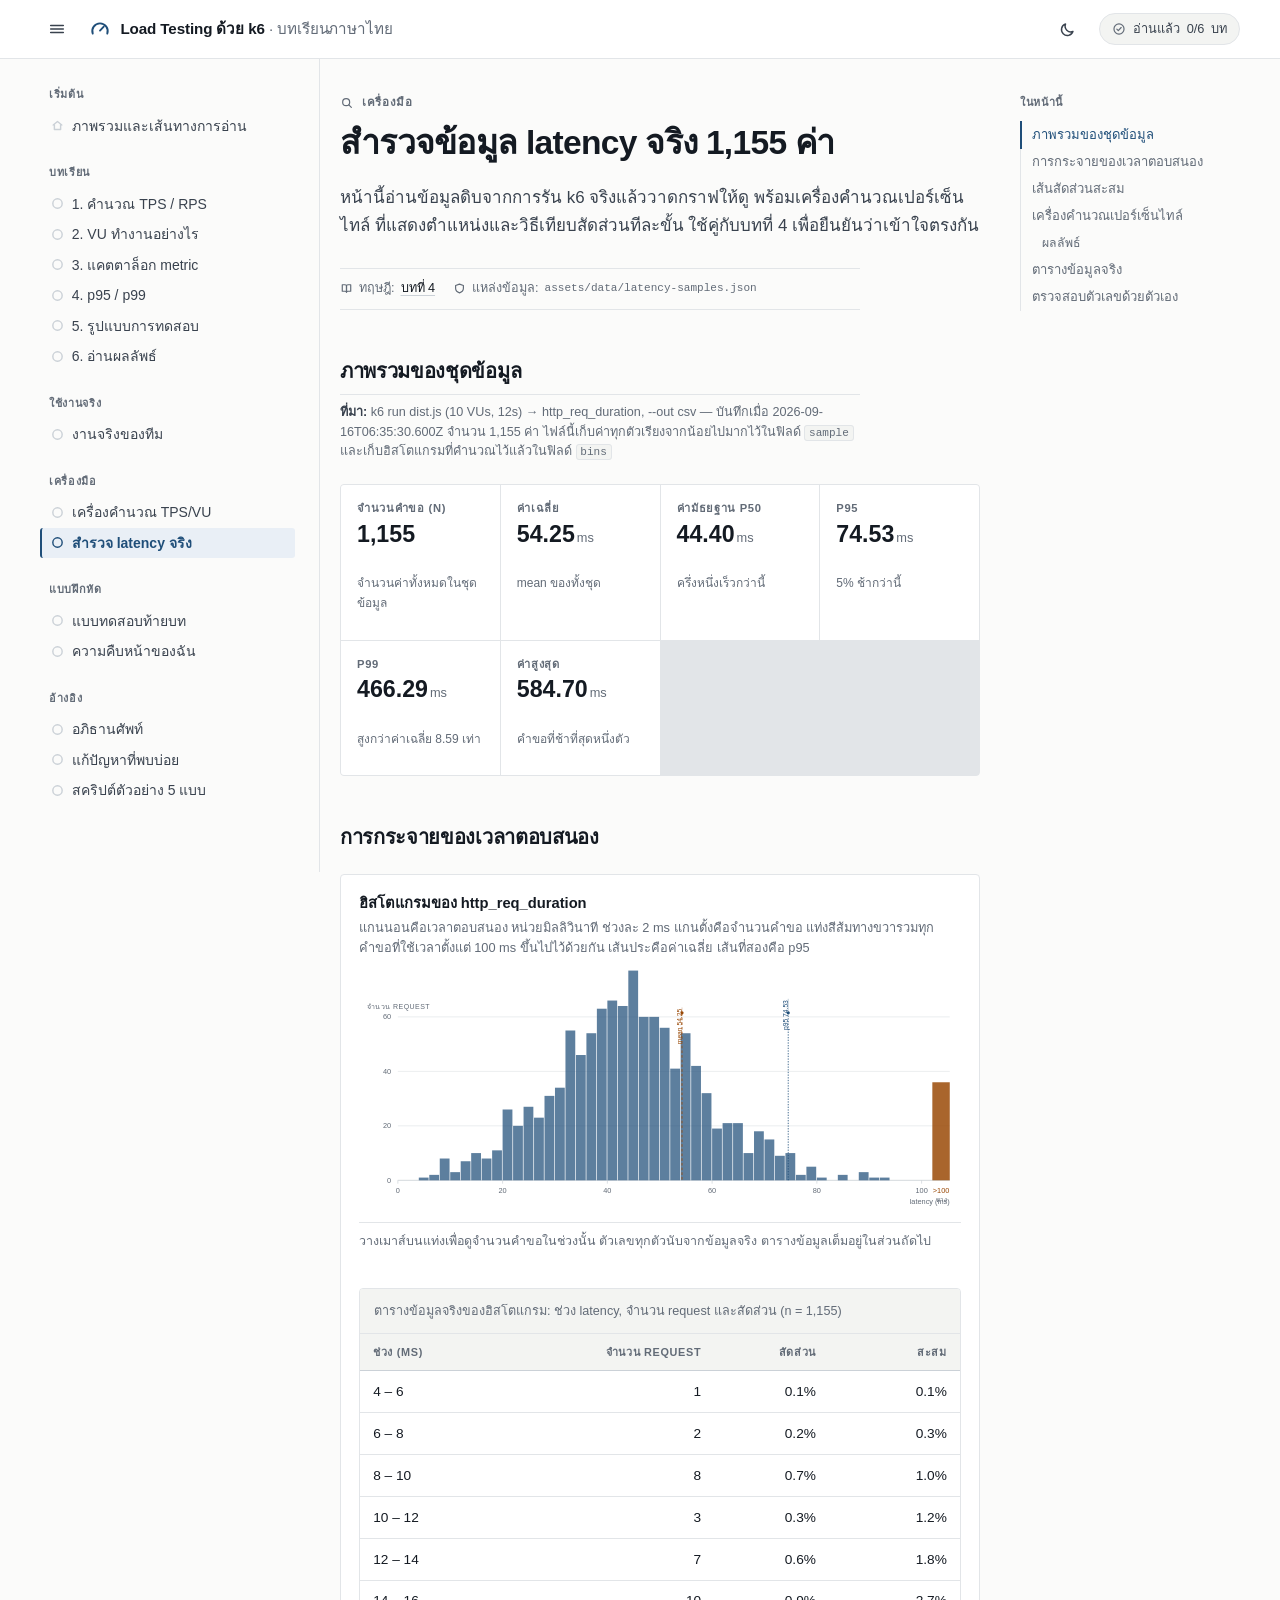
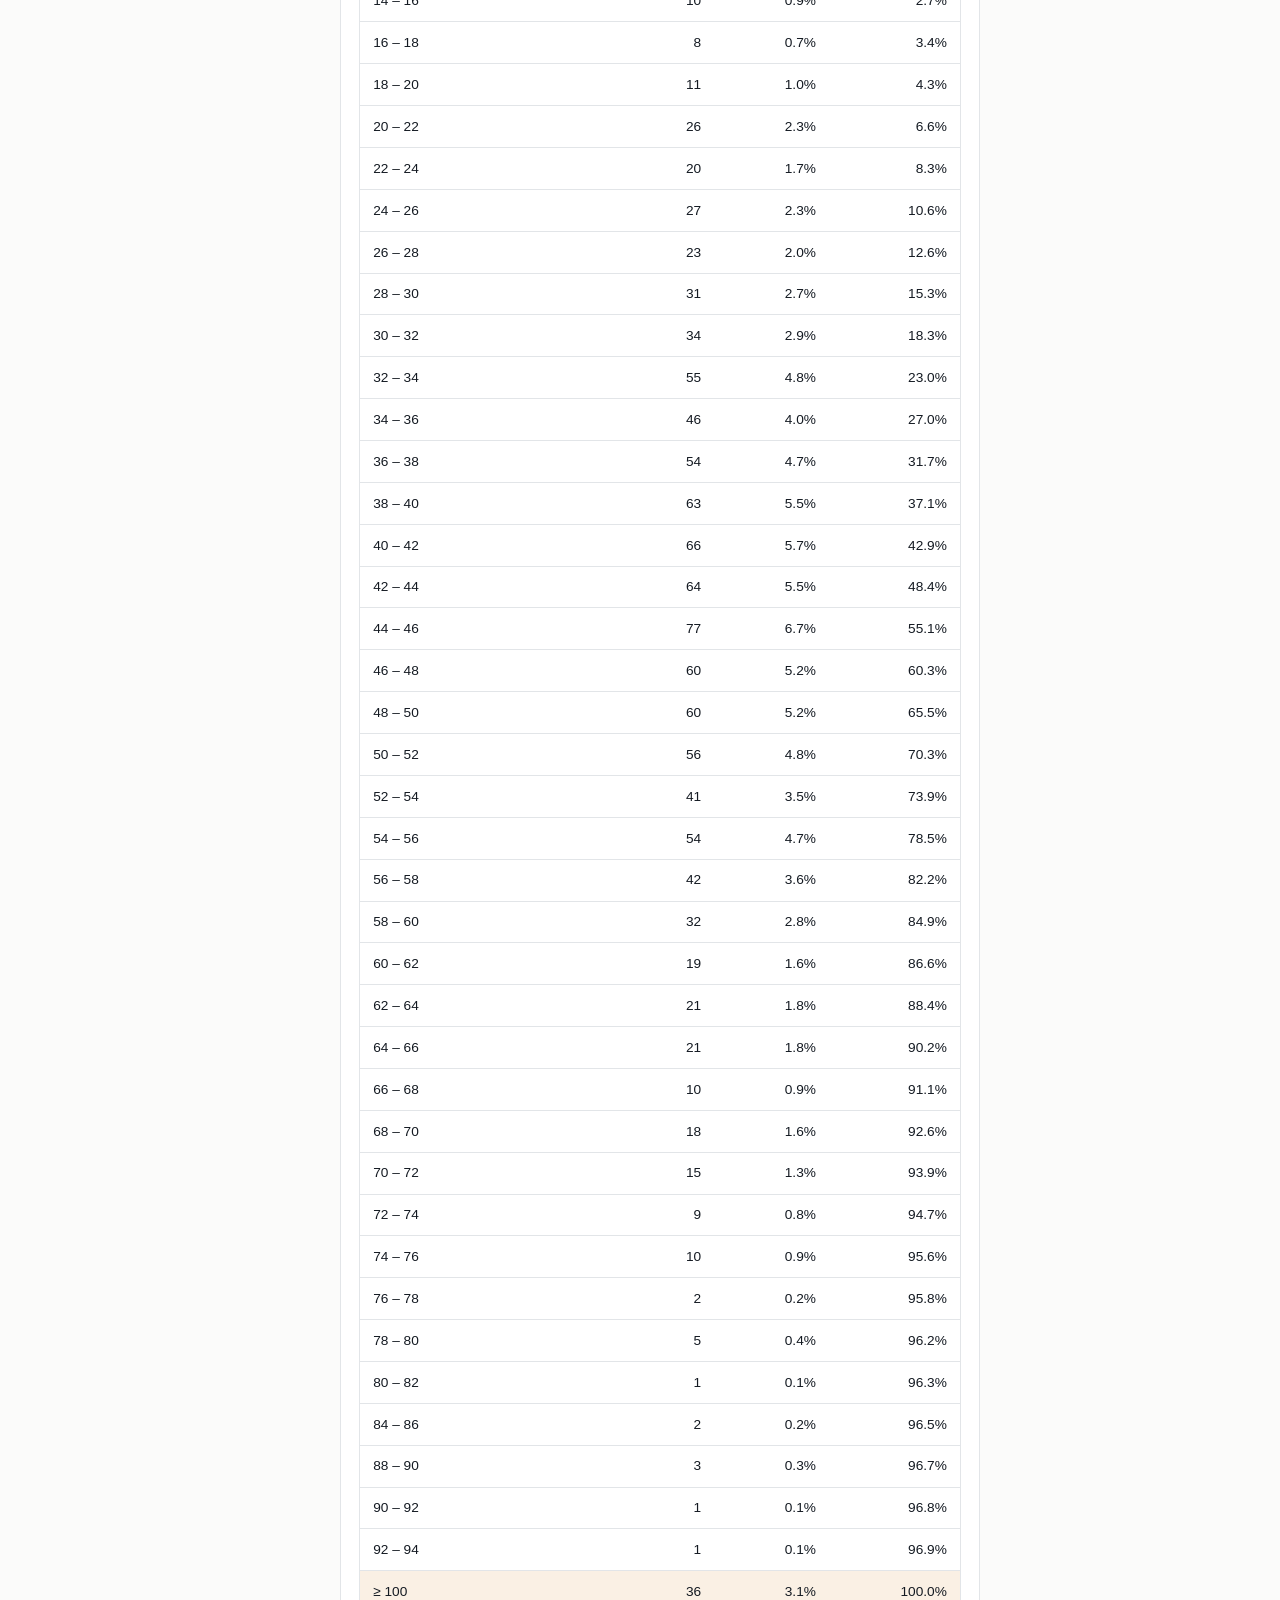
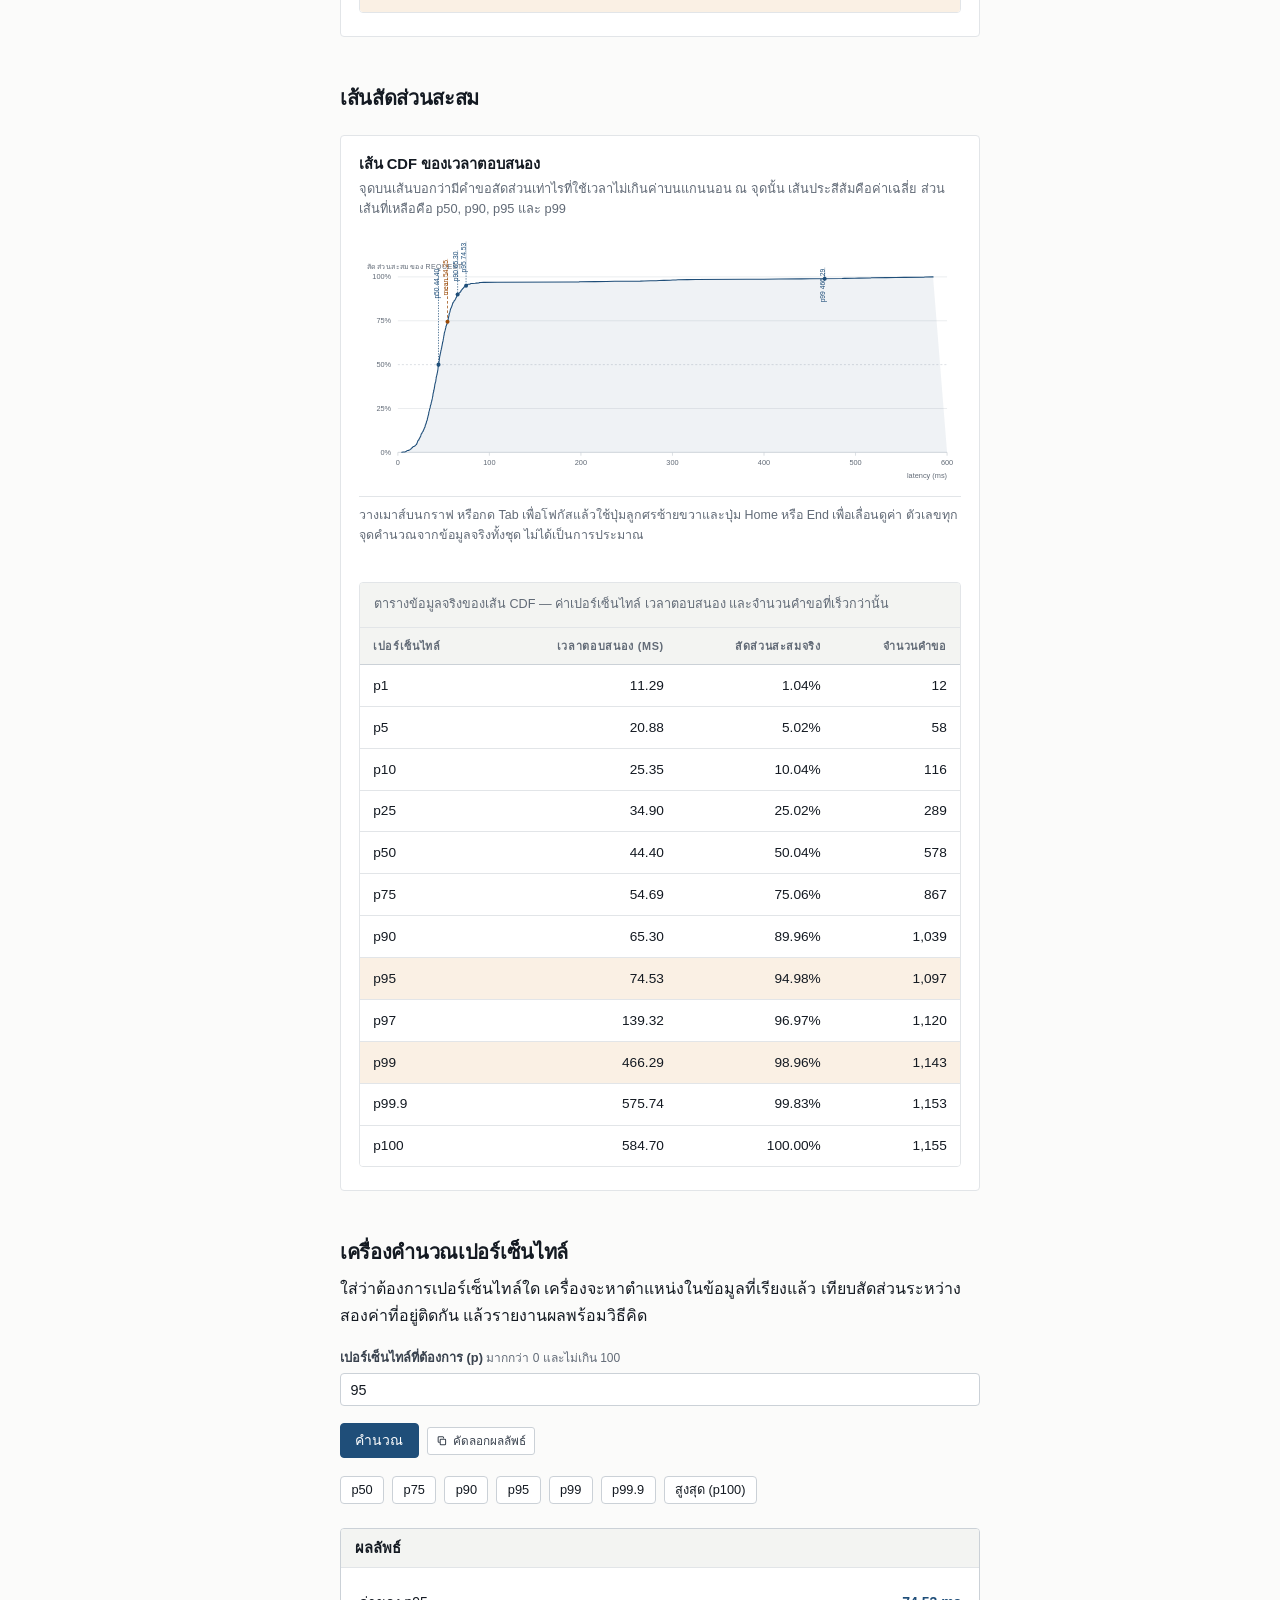
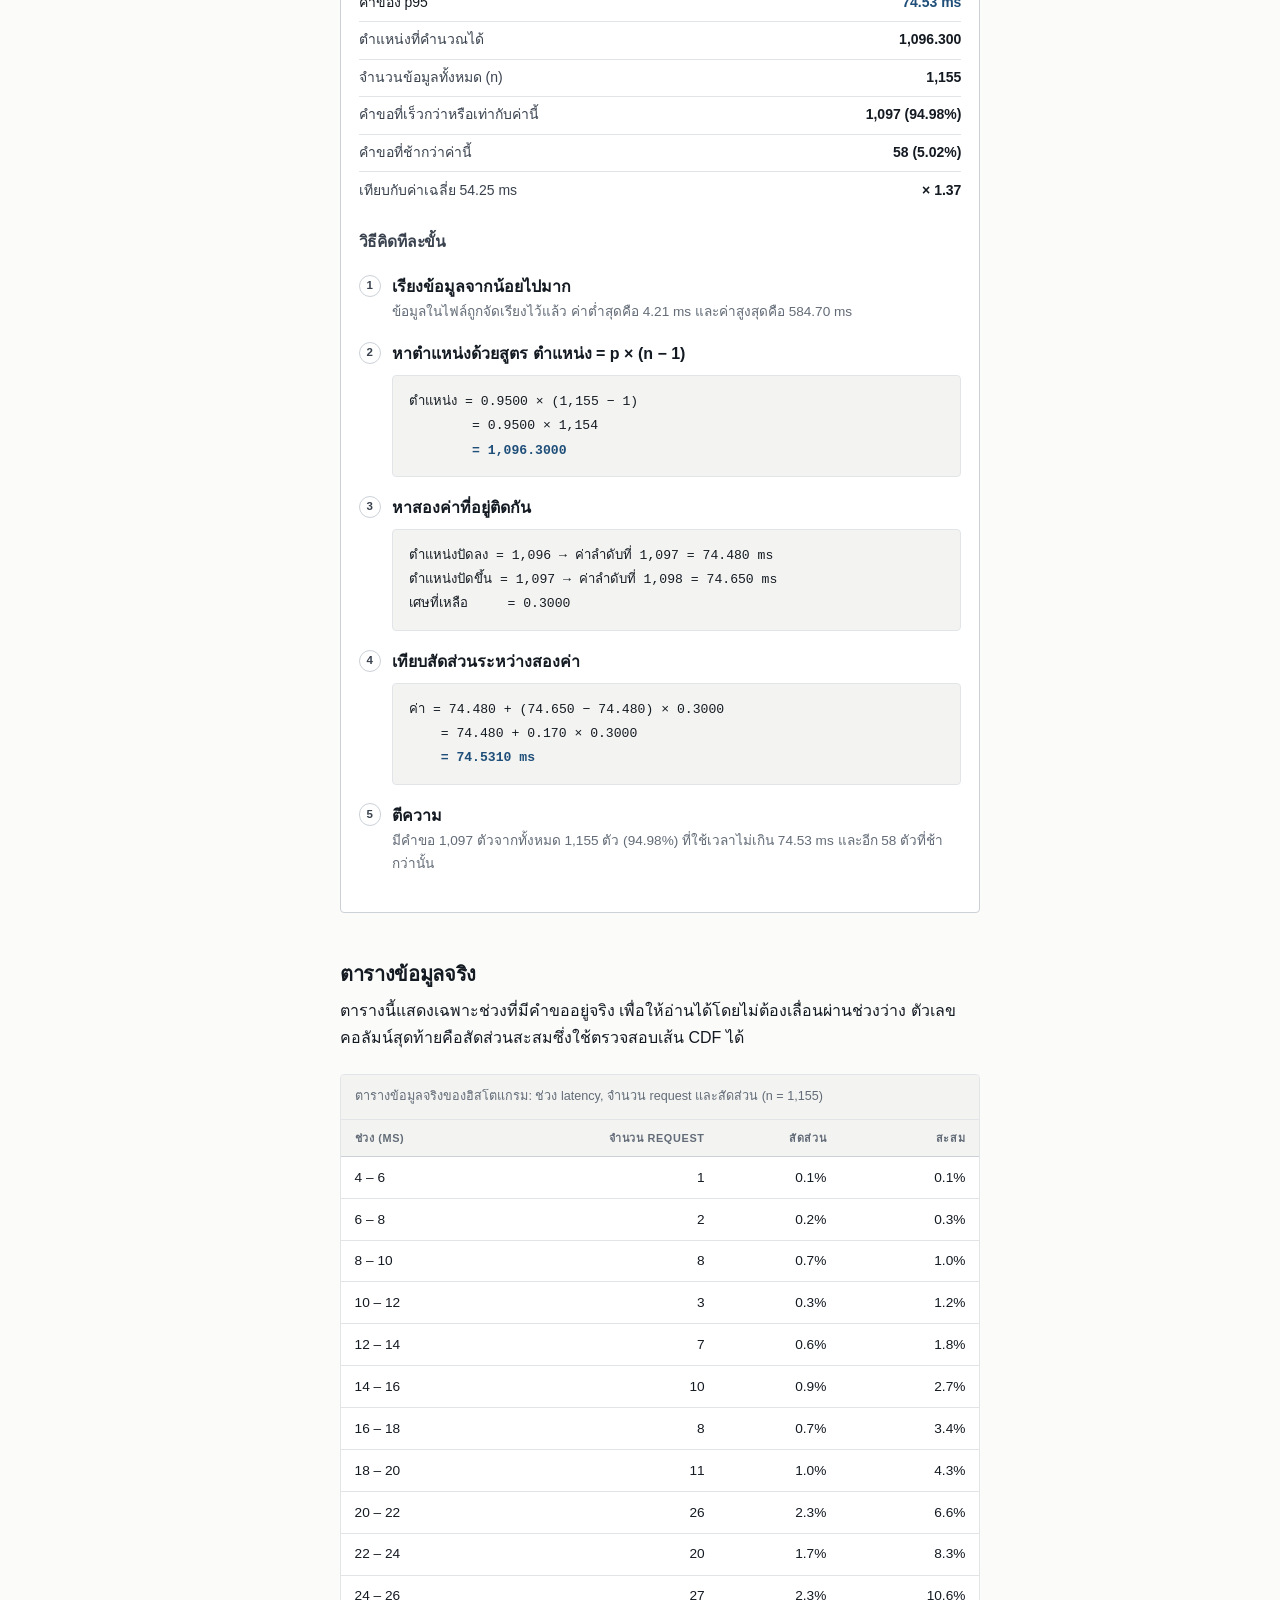
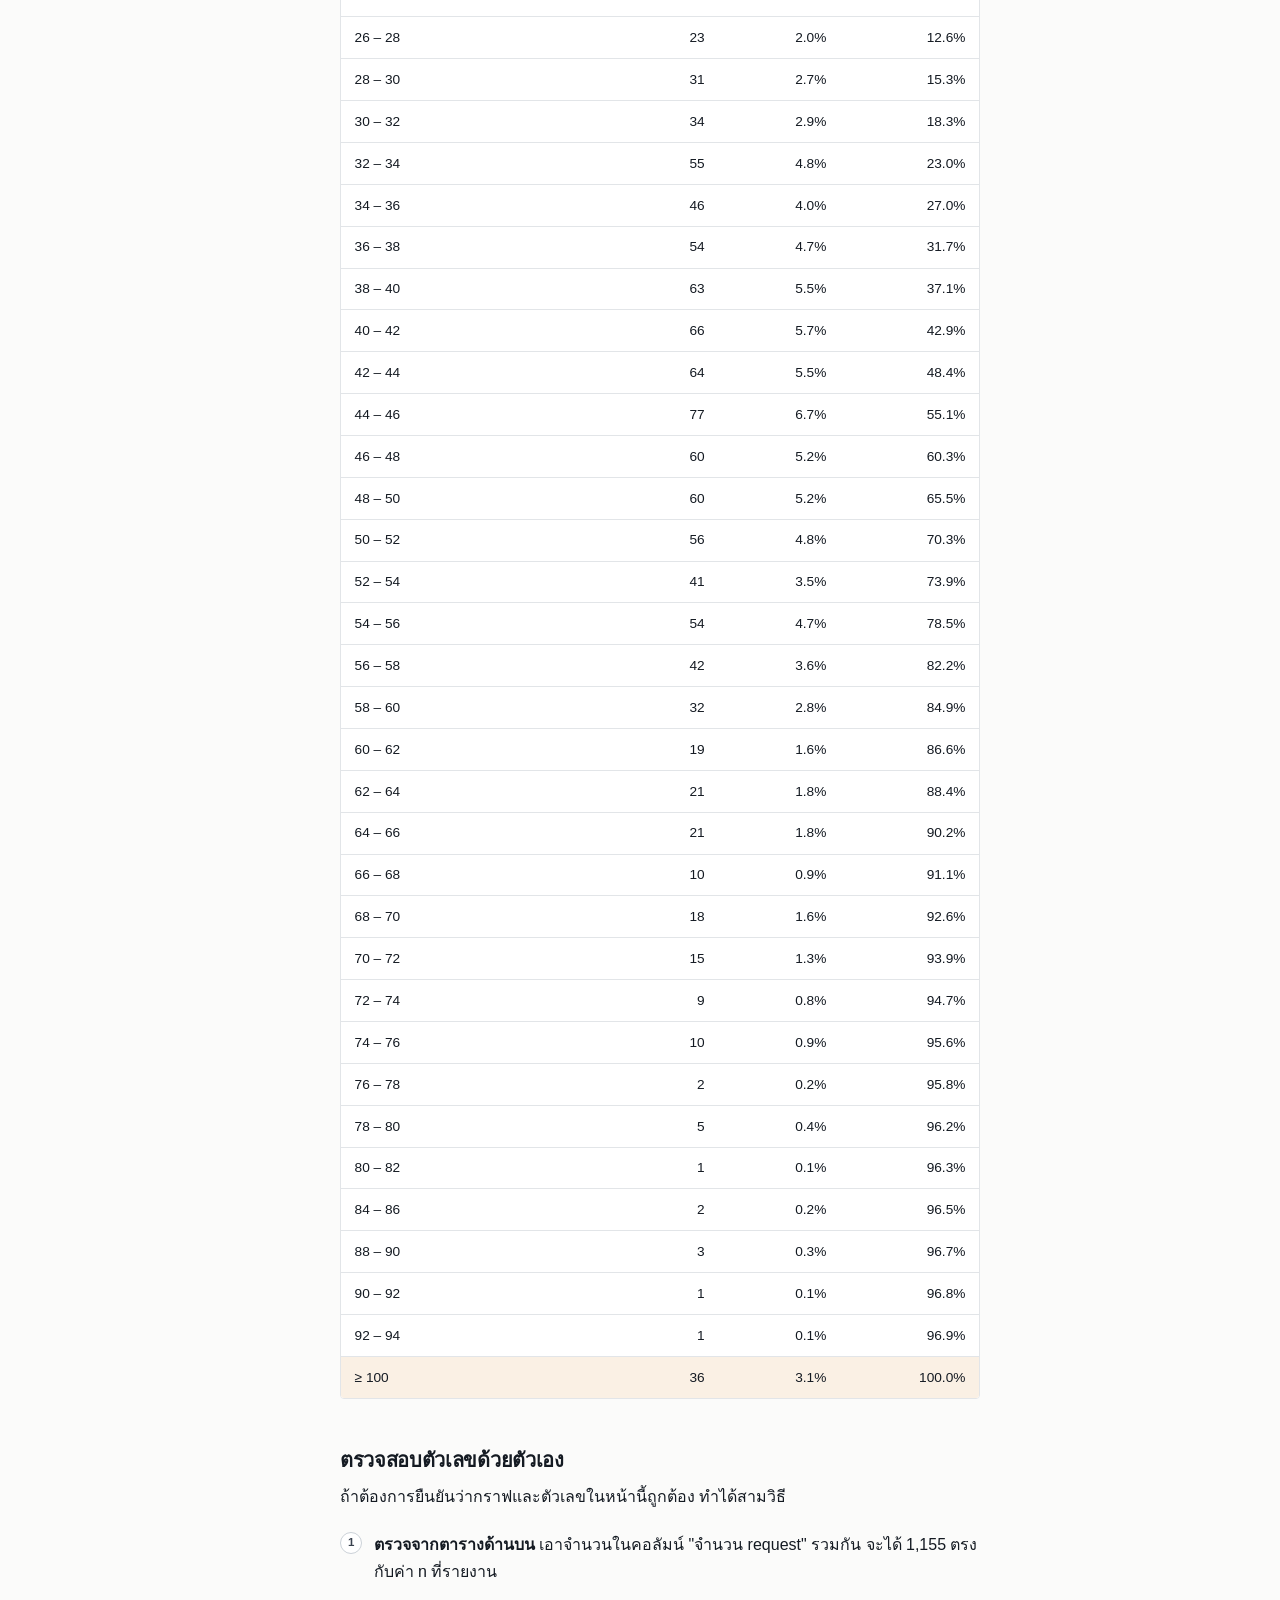
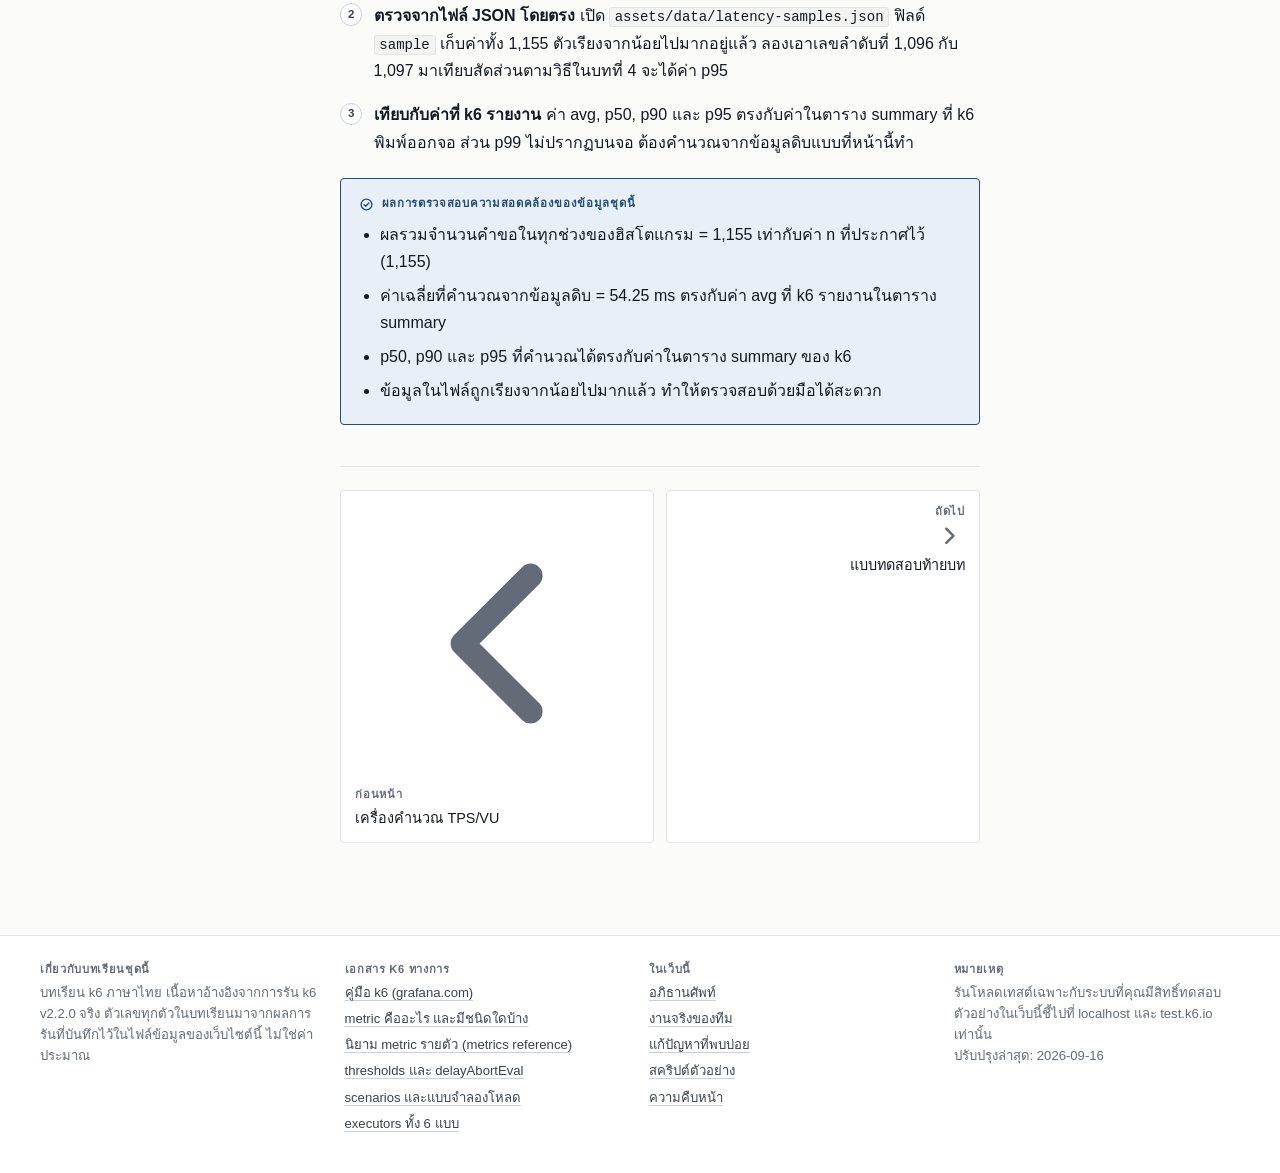
<file: tools/latency.html>
<!DOCTYPE html>
<html lang="th">
<head>
<meta charset="utf-8">
<meta name="viewport" content="width=device-width, initial-scale=1">
<title>สำรวจข้อมูล latency จริง — ฮิสโตแกรม CDF และเครื่องคำนวณเปอร์เซ็นไทล์ | Load Testing ด้วย k6</title>
<meta name="description" content="สำรวจข้อมูลเวลาตอบสนองจริง 1,155 ค่าจากการรัน k6 ด้วยกราฟฮิสโตแกรมและเส้น CDF พร้อมเครื่องคำนวณเปอร์เซ็นไทล์ที่แสดงวิธีคิดทีละขั้นและตารางข้อมูลให้ตรวจสอบย้อนกลับ">
<link rel="icon" type="image/svg+xml" href="../favicon.svg">
<script>/* ตั้งธีมก่อน CSS ถูกวาด — กันจอกะพริบขาวตอนโหลด */
(function(){try{var t=localStorage.getItem('ltk6.theme.v1');
if(t==='dark'||t==='light')document.documentElement.setAttribute('data-theme',t);}catch(e){}})();</script>
<link rel="stylesheet" href="../assets/css/main.css">
</head>
<body data-page="latency" data-root="../">

<a class="skip-link" href="#main">ข้ามไปที่เนื้อหาหลัก</a>

<header class="topbar" id="topbar"></header>

<noscript>
  <div class="empty-state" style="margin:16px">
    หน้านี้ต้องใช้ JavaScript ในการอ่านไฟล์ข้อมูลและวาดกราฟ
    กรุณาเปิด JavaScript แล้วโหลดหน้าใหม่ เนื้อหาทฤษฎีอ่านได้ที่บทที่ 4
  </div>
</noscript>

<div class="shell">

  <nav class="sidebar" id="sidebar" aria-label="เมนูหลัก"></nav>

  <main class="article" id="main">

    <p class="eyebrow">
      <svg viewBox="0 0 20 20" fill="none" stroke="currentColor" stroke-width="1.7" stroke-linecap="round" stroke-linejoin="round" aria-hidden="true" style="width:14px;height:14px"><circle cx="8.8" cy="8.8" r="5"/><path d="M12.6 12.6l3.6 3.6"/></svg>
      เครื่องมือ
    </p>

    <h1>สำรวจข้อมูล latency จริง 1,155 ค่า</h1>

    <p class="lede">
      หน้านี้อ่านข้อมูลดิบจากการรัน k6 จริงแล้ววาดกราฟให้ดู พร้อมเครื่องคำนวณเปอร์เซ็นไทล์
      ที่แสดงตำแหน่งและวิธีเทียบสัดส่วนทีละขั้น ใช้คู่กับบทที่ 4 เพื่อยืนยันว่าเข้าใจตรงกัน
    </p>

    <div class="section-meta">
      <div>
        <svg viewBox="0 0 20 20" fill="none" stroke="currentColor" stroke-width="1.8" stroke-linecap="round" stroke-linejoin="round" aria-hidden="true"><path d="M3.5 4.2h4.3c1.2 0 2.2.9 2.2 2.1v9.5c0-.9-.8-1.6-1.8-1.6H3.5z"/><path d="M16.5 4.2h-4.3c-1.2 0-2.2.9-2.2 2.1v9.5c0-.9.8-1.6 1.8-1.6h4.7z"/></svg>
        ทฤษฎี: <a href="../lessons/04-percentiles.html">บทที่ 4</a>
      </div>
      <div>
        <svg viewBox="0 0 20 20" fill="none" stroke="currentColor" stroke-width="1.8" stroke-linecap="round" stroke-linejoin="round" aria-hidden="true"><path d="M10 3.2l6 2.2v4.4c0 3.3-2.4 5.9-6 7-3.6-1.1-6-3.7-6-7V5.4z"/></svg>
        แหล่งข้อมูล: <code>assets/data/latency-samples.json</code>
      </div>
    </div>

    <div id="load-state" class="panel--empty" role="status" aria-live="polite">
      กำลังอ่านไฟล์ข้อมูล
    </div>

    <div id="data-host" hidden>

      <h2 id="overview">ภาพรวมของชุดข้อมูล</h2>

      <p id="source-note" class="source-note"></p>

      <div class="stat-grid bleed" id="stat-grid"></div>

      <h2 id="histogram">การกระจายของเวลาตอบสนอง</h2>

      <figure class="chart-figure bleed">
        <figcaption>
          <p class="chart-title">ฮิสโตแกรมของ http_req_duration</p>
          <p class="chart-caption">
            แกนนอนคือเวลาตอบสนอง หน่วยมิลลิวินาที ช่วงละ 2 ms แกนตั้งคือจำนวนคำขอ
            แท่งสีส้มทางขวารวมทุกคำขอที่ใช้เวลาตั้งแต่ 100 ms ขึ้นไปไว้ด้วยกัน
            เส้นประคือค่าเฉลี่ย เส้นที่สองคือ p95
          </p>
        </figcaption>
        <div class="chart-host" id="hist-host" tabindex="0" aria-describedby="hist-desc"></div>
        <p id="hist-desc" class="chart-foot">
          วางเมาส์บนแท่งเพื่อดูจำนวนคำขอในช่วงนั้น ตัวเลขทุกตัวนับจากข้อมูลจริง
          ตารางข้อมูลเต็มอยู่ในส่วนถัดไป
        </p>
        <div id="hist-table-host"></div>
      </figure>

      <h2 id="cdf">เส้นสัดส่วนสะสม</h2>

      <figure class="chart-figure bleed">
        <figcaption>
          <p class="chart-title">เส้น CDF ของเวลาตอบสนอง</p>
          <p class="chart-caption">
            จุดบนเส้นบอกว่ามีคำขอสัดส่วนเท่าไรที่ใช้เวลาไม่เกินค่าบนแกนนอน ณ จุดนั้น
            เส้นประสีส้มคือค่าเฉลี่ย ส่วนเส้นที่เหลือคือ p50, p90, p95 และ p99
          </p>
        </figcaption>
        <div class="chart-host" id="cdf-host" tabindex="0" aria-describedby="cdf-desc"></div>
        <p id="cdf-desc" class="chart-foot">
          วางเมาส์บนกราฟ หรือกด Tab เพื่อโฟกัสแล้วใช้ปุ่มลูกศรซ้ายขวาและปุ่ม Home หรือ End
          เพื่อเลื่อนดูค่า ตัวเลขทุกจุดคำนวณจากข้อมูลจริงทั้งชุด ไม่ได้เป็นการประมาณ
        </p>
        <div id="cdf-table-host"></div>
      </figure>

      <h2 id="percentile-tool">เครื่องคำนวณเปอร์เซ็นไทล์</h2>

      <p>
        ใส่ว่าต้องการเปอร์เซ็นไทล์ใด เครื่องจะหาตำแหน่งในข้อมูลที่เรียงแล้ว
        เทียบสัดส่วนระหว่างสองค่าที่อยู่ติดกัน แล้วรายงานผลพร้อมวิธีคิด
      </p>

      <form id="form-pct" novalidate>
        <div class="form-grid">
          <div class="field">
            <label for="pct-p">เปอร์เซ็นไทล์ที่ต้องการ (p) <span class="hint">มากกว่า 0 และไม่เกิน 100</span></label>
            <input type="number" id="pct-p" name="pTarget" min="0.1" max="100" step="0.1"
                   inputmode="decimal" value="95" aria-describedby="err-pct-p">
            <p class="field-error" id="err-pct-p" hidden></p>
          </div>
        </div>
        <div class="btn-row">
          <button class="btn btn--primary" type="submit">คำนวณ</button>
          <span id="copy-pct"></span>
        </div>
        <div class="btn-row" role="group" aria-label="ค่าเปอร์เซ็นไทล์ที่ใช้บ่อย">
          <button class="btn btn--small" type="button" data-preset="50">p50</button>
          <button class="btn btn--small" type="button" data-preset="75">p75</button>
          <button class="btn btn--small" type="button" data-preset="90">p90</button>
          <button class="btn btn--small" type="button" data-preset="95">p95</button>
          <button class="btn btn--small" type="button" data-preset="99">p99</button>
          <button class="btn btn--small" type="button" data-preset="99.9">p99.9</button>
          <button class="btn btn--small" type="button" data-preset="100">สูงสุด (p100)</button>
        </div>
      </form>

      <div class="panel" id="pct-result" role="status" aria-live="polite">
        <div class="panel__head">
          <h3>ผลลัพธ์</h3>
        </div>
        <div class="panel__body">
          <p class="panel--empty" id="pct-empty">ยังไม่มีผลลัพธ์</p>
          <div id="pct-output" hidden></div>
        </div>
      </div>

      <h2 id="bins-table">ตารางข้อมูลจริง</h2>

      <p>
        ตารางนี้แสดงเฉพาะช่วงที่มีคำขออยู่จริง เพื่อให้อ่านได้โดยไม่ต้องเลื่อนผ่านช่วงว่าง
        ตัวเลขคอลัมน์สุดท้ายคือสัดส่วนสะสมซึ่งใช้ตรวจสอบเส้น CDF ได้
      </p>

      <div id="bins-table-host"></div>

      <h2 id="how-to-verify">ตรวจสอบตัวเลขด้วยตัวเอง</h2>

      <p>ถ้าต้องการยืนยันว่ากราฟและตัวเลขในหน้านี้ถูกต้อง ทำได้สามวิธี</p>

      <ol class="steps">
        <li>
          <strong>ตรวจจากตารางด้านบน</strong> เอาจำนวนในคอลัมน์ "จำนวน request" รวมกัน
          จะได้ 1,155 ตรงกับค่า n ที่รายงาน
        </li>
        <li>
          <strong>ตรวจจากไฟล์ JSON โดยตรง</strong> เปิด
          <code>assets/data/latency-samples.json</code> ฟิลด์ <code>sample</code>
          เก็บค่าทั้ง 1,155 ตัวเรียงจากน้อยไปมากอยู่แล้ว ลองเอาเลขลำดับที่ 1,096 กับ 1,097
          มาเทียบสัดส่วนตามวิธีในบทที่ 4 จะได้ค่า p95
        </li>
        <li>
          <strong>เทียบกับค่าที่ k6 รายงาน</strong> ค่า avg, p50, p90 และ p95 ตรงกับค่าในตาราง
          summary ที่ k6 พิมพ์ออกจอ ส่วน p99 ไม่ปรากฏบนจอ ต้องคำนวณจากข้อมูลดิบแบบที่หน้านี้ทำ
        </li>
      </ol>

      <div id="verify-note"></div>

    </div>

  </main>

  <aside class="toc" id="toc" aria-label="สารบัญในหน้านี้"></aside>

</div>

<footer class="site-footer" id="footer"></footer>

<script src="../assets/js/storage.js"></script>
<script src="../assets/js/calc.js"></script>
<script src="../assets/js/charts.js"></script>
<script src="../assets/js/site.js"></script>
<script>
(function () {
  'use strict';

  function esc(t) {
    return String(t).replace(/&/g, '&amp;').replace(/</g, '&lt;').replace(/>/g, '&gt;');
  }

  var WARN = '<svg viewBox="0 0 20 20" fill="none" stroke="currentColor" stroke-width="1.8" ' +
    'stroke-linecap="round" stroke-linejoin="round" aria-hidden="true">' +
    '<path d="M10 3.4l6.9 12H3.1z"/><path d="M10 8.2v3.4M10 13.6h.01"/></svg>';

  document.addEventListener('ltk6:ready', function () {
    var ctx = window.LTK6.__ctx;
    var calc = window.LTK6.calc;
    var charts = window.LTK6.charts;
    var fmt = window.LTK6.format;
    var copyButton = window.LTK6.copyButton;
    if (!ctx || !calc || !charts) return;

    var src = ctx.root + 'assets/data/latency-samples.json';
    var stateEl = document.getElementById('load-state');

    function fail(err) {
      stateEl.className = 'callout callout--warn';
      stateEl.innerHTML =
        '<div class="callout__head">' + WARN +
        '<span class="label">อ่านไฟล์ข้อมูลไม่สำเร็จ</span></div>' +
        '<p>โหลด <code>' + esc(src) + '</code> ไม่ได้ (' + esc(err.message) + ')</p>' +
        '<p>สาเหตุที่พบบ่อยที่สุดคือเปิดหน้านี้ด้วยที่อยู่แบบ <code>file://</code> ' +
        'ซึ่งเบราว์เซอร์ไม่อนุญาตให้อ่านไฟล์ข้อมูลด้วยเหตุผลด้านความปลอดภัย</p>' +
        '<p><strong>วิธีแก้:</strong> เปิดเว็บเซิร์ฟเวอร์ในโฟลเดอร์ <code>site</code> แล้วเข้าผ่านที่อยู่ http</p>' +
        '<pre style="margin:.5em 0">cd loadtest-k6/site\npython3 -m http.server 8000\n# แล้วเปิด http://localhost:8000/tools/latency.html</pre>' +
        '<p>หรือใช้ <code>npx serve</code> ถนัดกว่า ส่วนข้อมูลต้นทางยังเปิดดูได้โดยตรงที่ ' +
        '<code>assets/data/latency-samples.json</code></p>';
      stateEl.hidden = false;
      document.getElementById('data-host').hidden = true;
    }

    ctx.loadJSON(src).then(function (data) {
      var sorted = data.sample;
      var n = sorted.length;
      var desc = calc.describe(sorted);
      var pct = data.percentiles;

      stateEl.hidden = true;
      document.getElementById('data-host').hidden = false;

      /* ---------- ที่มา ---------- */
      document.getElementById('source-note').innerHTML =
        '<strong>ที่มา:</strong> ' + esc(data.source) + ' — บันทึกเมื่อ ' +
        esc(data.capturedAt) + ' จำนวน <span class="num">' + fmt.int(n) +
        '</span> ค่า ไฟล์นี้เก็บค่าทุกตัวเรียงจากน้อยไปมากไว้ในฟิลด์ <code>sample</code> ' +
        'และเก็บฮิสโตแกรมที่คำนวณไว้แล้วในฟิลด์ <code>bins</code>';

      /* ---------- การ์ดสถิติ ---------- */
      var stats = [
        { label: 'จำนวนคำขอ (n)', value: fmt.int(n), unit: '', note: 'จำนวนค่าทั้งหมดในชุดข้อมูล' },
        { label: 'ค่าเฉลี่ย', value: fmt.number(desc.mean, 2), unit: 'ms', note: 'mean ของทั้งชุด' },
        { label: 'ค่ามัธยฐาน p50', value: fmt.number(desc.p50, 2), unit: 'ms', note: 'ครึ่งหนึ่งเร็วกว่านี้' },
        { label: 'p95', value: fmt.number(desc.p95, 2), unit: 'ms', note: '5% ช้ากว่านี้' },
        { label: 'p99', value: fmt.number(desc.p99, 2), unit: 'ms', note: 'สูงกว่าค่าเฉลี่ย ' + fmt.number(desc.p99 / desc.mean, 2) + ' เท่า' },
        { label: 'ค่าสูงสุด', value: fmt.number(desc.max, 2), unit: 'ms', note: 'คำขอที่ช้าที่สุดหนึ่งตัว' }
      ];
      document.getElementById('stat-grid').innerHTML = stats.map(function (s) {
        return '<div class="stat"><p class="stat__label">' + esc(s.label) + '</p>' +
          '<p class="stat__value">' + esc(s.value) +
          (s.unit ? '<span class="stat__unit">' + esc(s.unit) + '</span>' : '') + '</p>' +
          '<p class="stat__note">' + esc(s.note) + '</p></div>';
      }).join('');

      /* ---------- ฮิสโตแกรม ---------- */
      charts.histogram(document.getElementById('hist-host'), {
        bins: data.bins,
        unit: 'ms',
        total: n,
        ariaLabel: 'ฮิสโตแกรมการกระจายของเวลาตอบสนอง ' + n + ' คำขอ ช่วงละ 2 มิลลิวินาที',
        marks: [
          { value: desc.mean, label: 'mean ' + fmt.number(desc.mean, 2), kind: 'mean' },
          { value: desc.p95, label: 'p95 ' + fmt.number(desc.p95, 2), color: 'var(--accent)' }
        ]
      });
      document.getElementById('hist-table-host')
        .appendChild(charts.histogramTable(data.bins, 'ms', n));

      /* ---------- CDF ---------- */
      function cdfAt(x) {
        var lo = 0, hi = sorted.length;
        while (lo < hi) {
          var mid = (lo + hi) >> 1;
          if (sorted[mid] <= x) lo = mid + 1; else hi = mid;
        }
        return lo / sorted.length * 100;
      }
      var points = calc.cdfPoints(sorted, 1200);
      var meanPct = cdfAt(desc.mean);
      charts.cdf(document.getElementById('cdf-host'), {
        points: points,
        xMax: 600,
        unit: 'ms',
        ariaLabel: 'เส้นสัดส่วนสะสมของเวลาตอบสนอง พร้อมจุด p50 p90 p95 p99 และค่าเฉลี่ย',
        marks: [
          { value: desc.p50, pct: 50, label: 'p50 ' + fmt.number(desc.p50, 2), row: 0 },
          { value: desc.mean, pct: meanPct, label: 'mean ' + fmt.number(desc.mean, 2), kind: 'mean', row: 1 },
          { value: desc.p90, pct: 90, label: 'p90 ' + fmt.number(desc.p90, 2), row: 2 },
          { value: desc.p95, pct: 95, label: 'p95 ' + fmt.number(desc.p95, 2), row: 3 },
          { value: desc.p99, pct: 99, label: 'p99 ' + fmt.number(desc.p99, 2), row: 0 }
        ]
      });

      var cdfTable = document.createElement('table');
      cdfTable.className = 'data';
      cdfTable.innerHTML =
        '<caption>ตารางข้อมูลจริงของเส้น CDF — ค่าเปอร์เซ็นไทล์ เวลาตอบสนอง และจำนวนคำขอที่เร็วกว่านั้น</caption>' +
        '<thead><tr><th>เปอร์เซ็นไทล์</th><th class="num">เวลาตอบสนอง (ms)</th>' +
        '<th class="num">สัดส่วนสะสมจริง</th><th class="num">จำนวนคำขอ</th></tr></thead><tbody>' +
        [1, 5, 10, 25, 50, 75, 90, 95, 97, 99, 99.9, 100].map(function (p) {
          var step = calc.percentileStep(sorted, p);
          var actual = cdfAt(step.value);
          var cls = (p === 95 || p === 99) ? ' class="row-signal"' : '';
          return '<tr' + cls + '><td>p' + p + '</td>' +
            '<td class="num">' + fmt.number(step.value, 2) + '</td>' +
            '<td class="num">' + fmt.number(actual, 2) + '%</td>' +
            '<td class="num">' + fmt.int(Math.round(actual / 100 * n)) + '</td></tr>';
        }).join('') +
        '</tbody>';
      var cdfWrap = document.createElement('div');
      cdfWrap.className = 'table-wrap';
      cdfWrap.appendChild(cdfTable);
      document.getElementById('cdf-table-host').appendChild(cdfWrap);

      /* ---------- ตาราง bins ---------- */
      document.getElementById('bins-table-host')
        .appendChild(charts.histogramTable(data.bins, 'ms', n));

      /* ---------- เครื่องคำนวณเปอร์เซ็นไทล์ ---------- */
      var pctForm = document.getElementById('form-pct');
      var pctInput = document.getElementById('pct-p');
      var pctErr = document.getElementById('err-pct-p');

      function showPctError(msg, fix) {
        if (!msg) {
          pctInput.removeAttribute('aria-invalid');
          pctErr.hidden = true;
          pctErr.innerHTML = '';
          return;
        }
        pctInput.setAttribute('aria-invalid', 'true');
        pctErr.hidden = false;
        pctErr.innerHTML = WARN + '<span>' + esc(msg) +
          '<span class="fix">วิธีแก้: ' + esc(fix) + '</span></span>';
      }

      function runPct() {
        var raw = pctInput.value;
        var p = calc.toNumber(raw);
        if (raw.trim() === '' || Number.isNaN(p)) {
          showPctError('ยังไม่ได้กรอกเปอร์เซ็นไทล์', 'กรอกตัวเลขเช่น 95 หรือ 99.9');
          document.getElementById('pct-output').hidden = true;
          document.getElementById('pct-empty').hidden = false;
          document.getElementById('pct-empty').textContent = 'ยังคำนวณไม่ได้ กรอกค่า p ก่อน';
          return;
        }
        if (p <= 0) {
          showPctError('เปอร์เซ็นไทล์ต้องมากกว่า 0 (ได้รับ ' + p + ')',
            'ค่าที่ใช้บ่อยคือ 50, 90, 95, 99 หรือ 99.9');
          document.getElementById('pct-output').hidden = true;
          document.getElementById('pct-empty').hidden = false;
          document.getElementById('pct-empty').textContent = 'ยังคำนวณไม่ได้ กรอกค่า p ใหม่';
          return;
        }
        if (p > 100) {
          showPctError('เปอร์เซ็นไทล์ต้องไม่เกิน 100 (ได้รับ ' + p + ')',
            'ถ้าต้องการค่าสูงสุดให้กรอก 100');
          document.getElementById('pct-output').hidden = true;
          document.getElementById('pct-empty').hidden = false;
          document.getElementById('pct-empty').textContent = 'ยังคำนวณไม่ได้ กรอกค่า p ใหม่';
          return;
        }
        showPctError(null);

        var step = calc.percentileStep(sorted, p);
        var cumulative = cdfAt(step.value);
        var countAtOrBelow = Math.round(cumulative / 100 * n);
        var rounded = p === 100 ? 'ค่าสูงสุดของชุดข้อมูล' : 'p' + p;

        var html = '<dl class="result-list">' +
          '<div class="result-line result-line--key"><dt>ค่าของ ' + esc(rounded) + '</dt>' +
          '<dd>' + fmt.ms(step.value) + '</dd></div>' +
          '<div class="result-line"><dt>ตำแหน่งที่คำนวณได้</dt><dd>' + fmt.number(step.index, 3) + '</dd></div>' +
          '<div class="result-line"><dt>จำนวนข้อมูลทั้งหมด (n)</dt><dd>' + fmt.int(n) + '</dd></div>' +
          '<div class="result-line"><dt>คำขอที่เร็วกว่าหรือเท่ากับค่านี้</dt>' +
          '<dd>' + fmt.int(countAtOrBelow) + ' (' + fmt.number(cumulative, 2) + '%)</dd></div>' +
          '<div class="result-line"><dt>คำขอที่ช้ากว่าค่านี้</dt>' +
          '<dd>' + fmt.int(n - countAtOrBelow) + ' (' + fmt.number(100 - cumulative, 2) + '%)</dd></div>' +
          '<div class="result-line"><dt>เทียบกับค่าเฉลี่ย ' + fmt.number(desc.mean, 2) + ' ms</dt>' +
          '<dd>× ' + fmt.number(step.value / desc.mean, 2) + '</dd></div>' +
          '</dl>';

        html += '<h4>วิธีคิดทีละขั้น</h4><ol class="steps">' +
          '<li><strong>เรียงข้อมูลจากน้อยไปมาก</strong>' +
          '<p class="muted" style="font-size:.85rem">ข้อมูลในไฟล์ถูกจัดเรียงไว้แล้ว ' +
          'ค่าต่ำสุดคือ ' + fmt.number(desc.min, 2) + ' ms และค่าสูงสุดคือ ' +
          fmt.number(desc.max, 2) + ' ms</p></li>' +
          '<li><strong>หาตำแหน่งด้วยสูตร ตำแหน่ง = p × (n − 1)</strong>' +
          '<div class="working">' +
          '<span class="w-line">ตำแหน่ง = ' + fmt.number(step.p / 100, 4) + ' × (' + fmt.int(n) + ' − 1)</span>' +
          '<span class="w-line">        = ' + fmt.number(step.p / 100, 4) + ' × ' + fmt.int(n - 1) + '</span>' +
          '<span class="w-line w-result">        = ' + fmt.number(step.index, 4) + '</span>' +
          '</div></li>' +
          '<li><strong>หาสองค่าที่อยู่ติดกัน</strong>' +
          '<div class="working">' +
          '<span class="w-line">ตำแหน่งปัดลง = ' + fmt.int(step.lower) + ' → ค่าลำดับที่ ' +
          fmt.int(step.lower + 1) + ' = ' + fmt.number(step.lowerValue, 3) + ' ms</span>' +
          '<span class="w-line">ตำแหน่งปัดขึ้น = ' + fmt.int(step.upper) + ' → ค่าลำดับที่ ' +
          fmt.int(step.upper + 1) + ' = ' + fmt.number(step.upperValue, 3) + ' ms</span>' +
          '<span class="w-line">เศษที่เหลือ     = ' + fmt.number(step.fraction, 4) + '</span>' +
          '</div></li>' +
          '<li><strong>เทียบสัดส่วนระหว่างสองค่า</strong>' +
          '<div class="working">' +
          '<span class="w-line">ค่า = ' + fmt.number(step.lowerValue, 3) + ' + (' +
          fmt.number(step.upperValue, 3) + ' − ' + fmt.number(step.lowerValue, 3) + ') × ' +
          fmt.number(step.fraction, 4) + '</span>' +
          '<span class="w-line">    = ' + fmt.number(step.lowerValue, 3) + ' + ' +
          fmt.number(step.upperValue - step.lowerValue, 3) + ' × ' + fmt.number(step.fraction, 4) + '</span>' +
          '<span class="w-line w-result">    = ' + fmt.number(step.value, 4) + ' ms</span>' +
          '</div></li>' +
          '<li><strong>ตีความ</strong>' +
          '<p class="muted" style="font-size:.85rem">มีคำขอ ' + fmt.int(countAtOrBelow) +
          ' ตัวจากทั้งหมด ' + fmt.int(n) + ' ตัว (' + fmt.number(cumulative, 2) +
          '%) ที่ใช้เวลาไม่เกิน ' + fmt.number(step.value, 2) + ' ms ' +
          'และอีก ' + fmt.int(n - countAtOrBelow) + ' ตัวที่ช้ากว่านั้น</p></li>' +
          '</ol>';

        var out = document.getElementById('pct-output');
        out.innerHTML = html;
        out.hidden = false;
        document.getElementById('pct-empty').hidden = true;

        var slot = document.getElementById('copy-pct');
        slot.innerHTML = '';
        if (copyButton) {
          slot.appendChild(copyButton(function () {
            return [
              'คำนวณเปอร์เซ็นไทล์ p' + step.p + ' จากข้อมูลจริง n = ' + n,
              '',
              'ตำแหน่ง = p × (n − 1) = ' + (step.p / 100) + ' × ' + (n - 1) + ' = ' + fmt.number(step.index, 4),
              'ค่าลำดับที่ ' + (step.lower + 1) + ' = ' + fmt.number(step.lowerValue, 3) + ' ms',
              'ค่าลำดับที่ ' + (step.upper + 1) + ' = ' + fmt.number(step.upperValue, 3) + ' ms',
              'เศษ = ' + fmt.number(step.fraction, 4),
              '',
              'ค่า = ' + fmt.number(step.lowerValue, 3) + ' + (' + fmt.number(step.upperValue, 3) + ' − ' +
                fmt.number(step.lowerValue, 3) + ') × ' + fmt.number(step.fraction, 4) +
                ' = ' + fmt.number(step.value, 4) + ' ms',
              '',
              'ตีความ: ' + fmt.int(countAtOrBelow) + ' จาก ' + fmt.int(n) + ' คำขอ (' +
                fmt.number(cumulative, 2) + '%) ใช้เวลาไม่เกิน ' + fmt.number(step.value, 2) + ' ms',
              'เทียบกับค่าเฉลี่ย ' + fmt.number(desc.mean, 2) + ' ms → ×' + fmt.number(step.value / desc.mean, 2),
              '',
              'ที่มา: ' + data.source
            ].join('\n');
          }, 'คัดลอกผลลัพธ์'));
        }
      }

      pctForm.addEventListener('submit', function (evt) { evt.preventDefault(); runPct(); });
      pctInput.addEventListener('input', runPct);
      Array.prototype.forEach.call(pctForm.querySelectorAll('[data-preset]'), function (btn) {
        btn.addEventListener('click', function () {
          pctInput.value = btn.getAttribute('data-preset');
          runPct();
        });
      });

      /* ---------- หมายเหตุการตรวจสอบ ---------- */
      var sumBins = data.bins.reduce(function (a, b) { return a + b.count; }, 0);
      document.getElementById('verify-note').innerHTML =
        '<div class="callout callout--evidence">' +
        '<div class="callout__head">' + window.LTK6.icon('check') +
        '<span class="label">ผลการตรวจสอบความสอดคล้องของข้อมูลชุดนี้</span></div>' +
        '<ul>' +
        '<li>ผลรวมจำนวนคำขอในทุกช่วงของฮิสโตแกรม = <span class="num">' + fmt.int(sumBins) +
        '</span> เท่ากับค่า n ที่ประกาศไว้ (<span class="num">' + fmt.int(data.n) + '</span>)</li>' +
        '<li>ค่าเฉลี่ยที่คำนวณจากข้อมูลดิบ = <span class="num">' + fmt.number(desc.mean, 2) +
        '</span> ms ตรงกับค่า avg ที่ k6 รายงานในตาราง summary</li>' +
        '<li>p50, p90 และ p95 ที่คำนวณได้ตรงกับค่าในตาราง summary ของ k6</li>' +
        '<li>ข้อมูลในไฟล์ถูกเรียงจากน้อยไปมากแล้ว ทำให้ตรวจสอบด้วยมือได้สะดวก</li>' +
        '</ul></div>';

      runPct();
      document.dispatchEvent(new CustomEvent('ltk6:latency-ready'));

    }).catch(fail);
  });
})();
</script>

</body>
</html>
</file>
<file: assets/css/main.css>
/* ==========================================================================
   Load Testing ด้วย k6 — ระบบดีไซน์
   ธีม: วารสารวิทยาศาสตร์ เรียบ สงบ — เส้นบาง สีเทา/เนวี่ ตัวเลข tabular
   มีสองธีม: สว่าง (:root) และมืด ([data-theme="dark"] หรือค่าตามระบบ)
   ไม่มี asset ภายนอก ไม่มี gradient ไม่มีเงาฟู
   ========================================================================== */

/* ---------- โทเคน: โหมดสว่าง (ค่าตั้งต้น) ---------- */

:root{
  color-scheme:light;

  --bg:#fbfbfa; --bg-alt:#f3f4f2; --surface:#ffffff;
  --fg:#141a22; --fg-soft:#39424e; --muted:#626b77;
  --border:#e2e5e8; --border-strong:#cbd1d7;
  --accent:#1f4e79; --accent-soft:#e9eff6; --on-accent:#ffffff;
  --signal:#9a4a08; --signal-soft:#faf0e4;
  --ok:#14622f; --warn:#8a5a06; --danger:#9c1c1c;
  --ok-soft:#e9f2ec; --warn-soft:#f7f1e3; --danger-soft:#f8ebeb;
  --ok-border:#b4d0bd; --warn-border:#d8c79a; --danger-border:#dcb4b4;
  --chart-1:#1f4e79; --chart-2:#2c6f6f; --chart-3:#9a4a08; --chart-4:#69727e;
  --hover-row:#fafbfc; --accent-strong:#183d5e; --on-tooltip:#ffffff;
  --backdrop:rgba(20,26,34,.38);

  --font-sans:"IBM Plex Sans Thai","Noto Sans Thai","Sukhumvit Set","Thonburi",-apple-system,BlinkMacSystemFont,"Segoe UI","Helvetica Neue",sans-serif;
  --font-mono:ui-monospace,"SF Mono","JetBrains Mono","IBM Plex Mono",Menlo,Consolas,monospace;
  --radius:4px; --maxw:1240px; --article:74ch;

  --sidebar-w:260px; --toc-w:220px; --topbar-h:58px;
}

/* ---------- โทเคน: โหมดมืด ----------
   ออกแบบสำหรับพื้นเข้มโดยเฉพาะ ไม่ใช่การกลับสีของโหมดสว่าง
   - พื้นหลังโทนเข้มอมน้ำเงิน ไม่ใช้ดำสนิท
   - ตัวอักษรไม่ขาวจัด ลดอาการตาพร่าบนจอมืด
   - ขอบเป็นเส้นโปร่งแสง เพื่อให้ซ้อนบนพื้นต่าง ๆ ได้โดยไม่ต้องมีสีขอบหลายชุด
   - --accent ถูกยกให้สว่างขึ้น เพื่อให้ลิงก์ผ่านคอนทราสต์ 4.5:1 บนพื้นเข้ม
   ค่าเดียวกันประกาศสองที่: เมื่อผู้ใช้เลือกเอง และเมื่อระบบเป็นค่าตั้งต้น */

[data-theme="dark"]{
  color-scheme:dark;

  --bg:#11151b; --bg-alt:#171d25; --surface:#1a212a;
  --fg:#e4e8ee; --fg-soft:#c2cad5; --muted:#9aa5b3;
  --border:rgba(255,255,255,.08); --border-strong:rgba(255,255,255,.18);
  --accent:#8fbce9; --accent-soft:#1b2b3a; --on-accent:#0e1218;
  --signal:#e6a866; --signal-soft:#2b2118;
  --ok:#77d295; --warn:#e5b95f; --danger:#f2938f;
  --ok-soft:#14291d; --warn-soft:#2b2517; --danger-soft:#2f1b1b;
  --ok-border:#2f5c40; --warn-border:#5c4d28; --danger-border:#5e3434;
  --chart-1:#8fbce9; --chart-2:#6cc4bf; --chart-3:#e6a866; --chart-4:#9aa5b3;
  --hover-row:#1f2732; --accent-strong:#a8cdf1; --on-tooltip:#11151b;
  --backdrop:rgba(6,9,13,.62);
}

@media (prefers-color-scheme:dark){
  :root:not([data-theme="light"]){
    color-scheme:dark;

    --bg:#11151b; --bg-alt:#171d25; --surface:#1a212a;
    --fg:#e4e8ee; --fg-soft:#c2cad5; --muted:#9aa5b3;
    --border:rgba(255,255,255,.08); --border-strong:rgba(255,255,255,.18);
    --accent:#8fbce9; --accent-soft:#1b2b3a; --on-accent:#0e1218;
    --signal:#e6a866; --signal-soft:#2b2118;
    --ok:#77d295; --warn:#e5b95f; --danger:#f2938f;
    --ok-soft:#14291d; --warn-soft:#2b2517; --danger-soft:#2f1b1b;
    --ok-border:#2f5c40; --warn-border:#5c4d28; --danger-border:#5e3434;
    --chart-1:#8fbce9; --chart-2:#6cc4bf; --chart-3:#e6a866; --chart-4:#9aa5b3;
    --hover-row:#1f2732; --accent-strong:#a8cdf1; --on-tooltip:#11151b;
    --backdrop:rgba(6,9,13,.62);
  }
}


*,*::before,*::after{box-sizing:border-box}

html{
  -webkit-text-size-adjust:100%;
  scroll-behavior:smooth;
  scroll-padding-top:calc(var(--topbar-h) + 16px);
}

body{
  margin:0;
  background:var(--bg);
  color:var(--fg);
  font-family:var(--font-sans);
  font-size:16px;
  line-height:1.7;
  -webkit-font-smoothing:antialiased;
  text-rendering:optimizeLegibility;
}

img,svg{max-width:100%;height:auto}
svg{display:block}

/* ---------- typography ---------- */

h1,h2,h3,h4{
  color:var(--fg);
  line-height:1.3;
  margin:0 0 .5em;
  font-weight:600;
  letter-spacing:-.011em;
  text-wrap:balance;
}
h1{font-size:clamp(1.65rem,1.2rem + 1.6vw,2.1rem);letter-spacing:-.021em;margin-bottom:.6em}
h2{font-size:clamp(1.25rem,.2rem + 1vw,1.45rem);letter-spacing:-.016em;margin-top:2.4em}
h3{font-size:1.075rem;margin-top:1.9em;letter-spacing:-.008em}
h4{font-size:.975rem;margin-top:1.5em;color:var(--fg-soft)}
p{margin:0 0 1.05em}
ul,ol{margin:0 0 1.05em;padding-left:1.35em}
li{margin-bottom:.42em}
li>ul,li>ol{margin-top:.42em;margin-bottom:.2em}
strong{font-weight:600;color:var(--fg)}
em{font-style:italic;color:var(--fg-soft)}
hr{border:0;border-top:1px solid var(--border);margin:2.4em 0}
small{font-size:.85em}

a{
  color:var(--fg);
  text-decoration:underline;
  text-decoration-thickness:1px;
  text-underline-offset:3px;
  text-decoration-color:var(--border-strong);
  transition:text-decoration-color .12s ease,color .12s ease;
}
a:hover{text-decoration-color:var(--accent);color:var(--accent)}
a:focus-visible,button:focus-visible,input:focus-visible,select:focus-visible,
textarea:focus-visible,summary:focus-visible,[tabindex]:focus-visible{
  outline:2px solid var(--accent);
  outline-offset:2px;
  border-radius:2px;
}

code,kbd,samp{font-family:var(--font-mono);font-size:.875em}
p code,li code,td code,th code,dd code,dt code{
  background:var(--bg-alt);
  border:1px solid var(--border);
  border-radius:3px;
  padding:.08em .34em;
  /* ปล่อยให้โค้ดสั้น ๆ ในเนื้อความตัดขึ้นบรรทัดใหม่ได้
     มิฉะนั้นโค้ดยาว ๆ จะดันความกว้างหน้าจนหลุดขอบที่จอ 320-360px */
  overflow-wrap:anywhere;
  word-break:break-word;
}

.label{
  font-size:.715rem;
  text-transform:uppercase;
  letter-spacing:.06em;
  font-weight:600;
  color:var(--muted);
}

.num{font-variant-numeric:tabular-nums;font-feature-settings:"tnum" 1;text-align:right;white-space:nowrap}
.mono{font-family:var(--font-mono)}
.muted{color:var(--muted)}
.soft{color:var(--fg-soft)}
.nowrap{white-space:nowrap}
.visually-hidden{
  position:absolute!important;width:1px;height:1px;padding:0;margin:-1px;
  overflow:hidden;clip:rect(0 0 0 0);white-space:nowrap;border:0;
}

/* ---------- skip link ---------- */

.skip-link{
  position:absolute;left:12px;top:-60px;z-index:100;
  background:var(--surface);border:1px solid var(--border-strong);
  color:var(--fg);padding:.55rem .9rem;border-radius:var(--radius);
  text-decoration:none;font-size:.9rem;
  transition:top .15s ease;
}
.skip-link:focus{top:12px}

/* ---------- topbar ---------- */

.topbar{
  position:sticky;top:0;z-index:50;
  background:var(--surface);
  border-bottom:1px solid var(--border);
}
.topbar__inner{
  max-width:var(--maxw);margin:0 auto;
  height:var(--topbar-h);
  padding:0 20px;
  display:flex;align-items:center;gap:16px;
}
.brand{display:flex;align-items:center;gap:9px;text-decoration:none;color:var(--fg);flex:0 1 auto;min-width:0}
.brand:hover{color:var(--fg)}
.brand__mark{width:22px;height:22px;color:var(--accent);flex:0 0 auto}
.brand__name{
  font-weight:600;font-size:.95rem;letter-spacing:-.008em;
  min-width:0;overflow:hidden;text-overflow:ellipsis;white-space:nowrap;
}
.brand__name span{color:var(--muted);font-weight:400}
.topbar__spacer{flex:1 1 auto;min-width:8px}
.topbar__spacer{flex:1 1 auto}

.progress-badge{
  display:inline-flex;align-items:center;gap:7px;
  border:1px solid var(--border);background:var(--bg-alt);
  border-radius:99px;padding:.28rem .72rem;
  font-size:.8rem;color:var(--fg-soft);
  font-variant-numeric:tabular-nums;text-decoration:none;white-space:nowrap;
}
.progress-badge:hover{border-color:var(--border-strong);color:var(--fg)}
.progress-badge svg{width:14px;height:14px;color:var(--muted);flex:0 0 auto}

/* ---------- buttons ---------- */

.btn{
  display:inline-flex;align-items:center;justify-content:center;gap:7px;
  font-family:inherit;font-size:.875rem;font-weight:500;line-height:1.2;
  padding:.5rem .9rem;
  border:1px solid var(--border-strong);
  background:var(--surface);color:var(--fg);
  border-radius:var(--radius);
  cursor:pointer;text-decoration:none;white-space:nowrap;
  transition:background-color .12s ease,border-color .12s ease,color .12s ease;
}
.btn:hover{background:var(--bg-alt);border-color:var(--muted);color:var(--fg)}
.btn:disabled{opacity:.5;cursor:not-allowed}
.btn svg{width:15px;height:15px;flex:0 0 auto}

.btn--primary{
  background:var(--accent);border-color:var(--accent);color:var(--on-accent);
}
.btn--primary:hover{background:var(--accent-strong);border-color:var(--accent-strong);color:var(--on-accent)}

.btn--ghost{border-color:transparent;background:transparent;color:var(--fg-soft)}
.btn--ghost:hover{background:var(--bg-alt);border-color:transparent;color:var(--fg)}

.btn--small{font-size:.8rem;padding:.34rem .65rem}
.btn--icon{padding:.42rem;border-color:transparent;background:transparent;color:var(--fg-soft)}
.btn--icon:hover{background:var(--bg-alt);border-color:transparent;color:var(--fg)}
.btn--icon svg{width:18px;height:18px}

/* ---------- ปุ่มสลับธีม ---------- */

.theme-toggle{
  display:inline-flex;align-items:center;justify-content:center;
  flex:0 0 auto;
  /* เป้ากดขั้นต่ำ 24×24 CSS px — ตั้งไว้ 32px เพื่อให้กดง่ายบนจอมือถือ */
  width:32px;height:32px;min-width:32px;min-height:32px;
  padding:0;
  border:1px solid transparent;border-radius:var(--radius);
  background:transparent;color:var(--fg-soft);
  cursor:pointer;
  transition:background-color .12s ease,border-color .12s ease,color .12s ease;
}
.theme-toggle:hover{background:var(--bg-alt);border-color:var(--border);color:var(--fg)}
.theme-toggle:active{background:var(--accent-soft);border-color:var(--border-strong);color:var(--accent)}
.theme-toggle svg{width:17px;height:17px;stroke-width:1.7}

.btn-row{display:flex;flex-wrap:wrap;gap:8px;align-items:center;margin:1.1em 0}

/* ---------- layout shell ---------- */

.shell{
  max-width:var(--maxw);
  margin:0 auto;
  padding:0 20px;
  display:grid;
  grid-template-columns:var(--sidebar-w) minmax(0,1fr) var(--toc-w);
  gap:40px;
  align-items:start;
}

/* ---------- sidebar ---------- */

.sidebar{
  position:sticky;
  top:calc(var(--topbar-h) + 1px);
  max-height:calc(100vh - var(--topbar-h) - 1px);
  overflow-y:auto;
  padding:26px 4px 44px 0;
  font-size:.875rem;
  border-right:1px solid var(--border);
  margin-right:-20px;
  padding-right:20px;
}
.sidebar__inner{padding-right:4px}
.sidebar__group{margin-bottom:22px}
.sidebar__title{
  font-size:.68rem;text-transform:uppercase;letter-spacing:.06em;
  font-weight:600;color:var(--muted);margin:0 0 7px;padding-left:9px;
}
.sidebar__list{list-style:none;margin:0;padding:0}
.sidebar__list li{margin:0}
.sidebar__link{
  display:flex;align-items:center;gap:8px;
  padding:.32rem .55rem .32rem .55rem;
  border-radius:3px;
  color:var(--fg-soft);text-decoration:none;line-height:1.45;
  border-left:2px solid transparent;
}
.sidebar__link:hover{background:var(--bg-alt);color:var(--fg);text-decoration-color:transparent}
.sidebar__link .sidebar__mark{
  width:13px;height:13px;flex:0 0 auto;color:var(--border-strong);stroke-width:2.2;
}
.sidebar__link .sidebar__mark.is-done{color:var(--ok)}
.sidebar__link.is-active{
  background:var(--accent-soft);color:var(--accent);font-weight:600;
  border-left-color:var(--accent);
}
.sidebar__link.is-active .sidebar__mark{color:var(--accent)}
.sidebar__link.is-active .sidebar__mark.is-done{color:var(--ok)}

.drawer-backdrop{
  position:fixed;inset:0;background:var(--backdrop);
  z-index:60;border:0;padding:0;cursor:pointer;
}
.drawer-backdrop[hidden]{display:none}
.drawer-head{display:none}

/* ---------- article ---------- */

.article{
  padding:34px 0 60px;
  min-width:0;
}
.article > *{max-width:var(--article)}
.article > .bleed{max-width:none}
.eyebrow{
  font-size:.72rem;text-transform:uppercase;letter-spacing:.06em;
  font-weight:600;color:var(--muted);margin:0 0 .7em;
  display:flex;align-items:center;gap:8px;
}
.lede{
  font-size:1.06rem;color:var(--fg-soft);line-height:1.65;
  margin-bottom:1.6em;max-width:var(--article);
}
.section-meta{
  display:flex;flex-wrap:wrap;gap:6px 18px;
  font-size:.79rem;color:var(--muted);
  border-top:1px solid var(--border);
  border-bottom:1px solid var(--border);
  padding:.6rem 0;margin:0 0 2em;
}
.section-meta div{display:flex;align-items:center;gap:6px}
.section-meta svg{width:13px;height:13px;stroke-width:1.8}

/* ---------- ใจความสำคัญ + จุดที่ต้องจำ ----------
   บล็อก "ใจความสำคัญ" ใช้เส้นคั่นบน-ล่าง ไม่ใช่การ์ดมุมโค้ง และไม่มีขอบซ้ายสี
   การเน้นใช้ น้ำหนักตัวอักษร + พื้นผิว + ระยะห่าง ไม่เพิ่มสีใหม่ */

.takeaways{
  border-top:1px solid var(--border-strong);
  border-bottom:1px solid var(--border-strong);
  padding:1.05rem 0 1rem;
  margin:0 0 2.2em;
}
.takeaways__title{
  font-size:.7rem;text-transform:uppercase;letter-spacing:.06em;
  font-weight:600;color:var(--fg-soft);margin:0 0 .7em;
  display:flex;align-items:center;gap:7px;
}
.takeaways__title svg{width:14px;height:14px;stroke-width:1.8;color:var(--fg-soft);flex:0 0 auto}
.takeaways ol{list-style:none;margin:0;padding:0;counter-reset:tk}
.takeaways li{
  position:relative;padding-left:1.85rem;margin-bottom:.5em;
  font-size:.945rem;line-height:1.62;
}
.takeaways li:last-child{margin-bottom:0}
.takeaways li::before{
  counter-increment:tk;content:counter(tk);
  position:absolute;left:0;top:.2em;
  width:1.15rem;height:1.15rem;
  display:flex;align-items:center;justify-content:center;
  font-family:var(--font-mono);font-size:.72rem;font-weight:600;
  font-variant-numeric:tabular-nums;
  color:var(--muted);border:1px solid var(--border-strong);border-radius:2px;
}
.takeaways strong{font-weight:600;color:var(--fg)}

/* บรรทัดที่สำคัญที่สุดของบท — เน้นด้วยน้ำหนักตัวอักษรและพื้นผิว ไม่ใช่สี */
.keypoint{
  font-weight:600;color:var(--fg);
  background:var(--bg-alt);
  border-top:1px solid var(--border);
  border-bottom:1px solid var(--border);
  padding:.75rem .95rem;
  margin:1.5em 0;
  max-width:var(--article);
}
.keypoint > :last-child{margin-bottom:0}

/* ---------- สี่คำที่ต้องจำ (หน้าแรก) ----------
   สี่แนวคิดที่เนื้อหาที่เหลือแขวนอยู่กับมัน — ใช้เส้นคั่นบางระหว่างบล็อก
   ไม่ใช่การ์ดมุมโค้ง และไม่ใช้ขอบซ้ายสี เพื่อให้อ่านบนจอ 360px ได้ไม่ต้องเลื่อนแนวนอน */

.four-words{
  margin:1.2em 0 1.3em;
  border-top:1px solid var(--border-strong);
}
.four-word{
  border-bottom:1px solid var(--border);
  padding:.85rem 0 .8rem;
}
.four-word dt{
  display:flex;flex-wrap:wrap;align-items:baseline;gap:0 8px;
  font-family:var(--font-mono);
  font-size:1rem;font-weight:600;color:var(--fg);
}
.four-word__th{
  font-family:var(--font-sans);
  font-size:.885rem;font-weight:600;color:var(--accent);
}
.four-word dd{margin:.35rem 0 0}
.four-word dd > p{
  margin:0 0 .28em;font-size:.895rem;line-height:1.6;max-width:var(--article);
}
.four-word dd > p:last-child{margin-bottom:0}
.four-word__label{
  font-size:.72rem;text-transform:uppercase;letter-spacing:.05em;
  font-weight:600;color:var(--muted);margin-right:5px;
}
.four-word__meaning{color:var(--fg)}
.four-word__evidence{color:var(--fg-soft);font-variant-numeric:tabular-nums}
.four-word__trap{
  display:flex;gap:6px;align-items:flex-start;color:var(--fg-soft);
}
.four-word__trap svg{
  width:14px;height:14px;stroke-width:1.8;color:var(--warn);flex:0 0 auto;margin-top:.24em;
}

/* ประโยคเดียวที่ต้องจำ ปิดท้ายส่วนสี่คำ */
.four-words__rule{
  border-top:1px solid var(--border-strong);
  border-bottom:1px solid var(--border-strong);
  background:var(--bg-alt);
  padding:.7rem .9rem;margin:0 0 1.2em;
  max-width:var(--article);
  font-weight:600;color:var(--fg);
}

/* ---------- บรรทัดอ้างกลับไปยังสี่คำ (ท้ายใจความสำคัญของบทเรียน 01–06) ---------- */

.recall{
  font-size:.83rem;color:var(--muted);margin:.15em 0 0;
}
.recall svg{
  display:inline-block;vertical-align:-.14em;
  width:13px;height:13px;stroke-width:1.8;color:var(--muted);margin-right:4px;
}

/* ตัวเลขหรือสูตรที่ต้องจำ — ล็อกความกว้างหลักไว้ เพื่อให้กวาดตาอ่านเทียบกันได้ */
.key-figure{
  font-family:var(--font-mono);
  font-variant-numeric:tabular-nums;
  font-feature-settings:"tnum" 1;
  font-weight:600;
  color:var(--fg);
}

/* ---------- แถบความคืบหน้าการอ่าน ---------- */

.read-progress{
  position:fixed;top:0;left:0;z-index:65;
  height:2px;width:0;
  background:var(--accent);
  pointer-events:none;
}

/* ---------- TOC ---------- */

.toc{
  position:sticky;
  top:calc(var(--topbar-h) + 1px);
  max-height:calc(100vh - var(--topbar-h) - 1px);
  overflow-y:auto;
  padding:34px 0 44px;
  font-size:.815rem;
}
.toc__title{
  font-size:.68rem;text-transform:uppercase;letter-spacing:.06em;
  font-weight:600;color:var(--muted);margin:0 0 10px;
}
.toc__list{list-style:none;margin:0;padding:0;border-left:1px solid var(--border)}
.toc__list li{margin:0}
.toc__link{
  display:block;padding:.26rem .6rem;margin-left:-1px;
  border-left:2px solid transparent;
  color:var(--muted);text-decoration:none;line-height:1.45;
}
.toc__link:hover{color:var(--fg)}
.toc__link.is-current{color:var(--accent);border-left-color:var(--accent);font-weight:500}
.toc__link.is-sub{padding-left:1.25rem;font-size:.94em}

/* ---------- tables ---------- */

.table-wrap{
  max-width:none;overflow-x:auto;
  border:1px solid var(--border);border-radius:var(--radius);
  background:var(--surface);margin:1.4em 0;
}
table.data{
  width:100%;border-collapse:collapse;font-size:.855rem;
  background:var(--surface);
}
table.data caption{
  caption-side:top;text-align:left;
  padding:.7rem .9rem;font-size:.79rem;color:var(--muted);
  border-bottom:1px solid var(--border);background:var(--bg-alt);
}
table.data th,table.data td{
  padding:.55rem .85rem;
  border-bottom:1px solid var(--border);
  text-align:left;vertical-align:top;
}
table.data thead th{
  font-size:.68rem;text-transform:uppercase;letter-spacing:.06em;
  font-weight:600;color:var(--muted);
  background:var(--bg-alt);
  white-space:nowrap;
  border-bottom:1px solid var(--border-strong);
  position:sticky;top:0;
}
table.data tbody tr:last-child td{border-bottom:0}
table.data tbody tr:hover{background:var(--hover-row)}
table.data th.num,table.data td.num{text-align:right;font-variant-numeric:tabular-nums;white-space:nowrap}
table.data td.code-cell{font-family:var(--font-mono);font-size:.8rem;white-space:nowrap}
table.data td.wrap{white-space:normal;min-width:16ch}
table.data .row-accent td{background:var(--accent-soft)}
table.data .row-signal td{background:var(--signal-soft)}

details.table-details{
  border:1px solid var(--border);border-radius:var(--radius);
  background:var(--surface);margin:1em 0;
}
details.table-details > summary{
  cursor:pointer;padding:.6rem .85rem;font-size:.83rem;color:var(--fg-soft);
  list-style:none;display:flex;align-items:center;gap:8px;
}
details.table-details > summary::-webkit-details-marker{display:none}
details.table-details > summary::after{
  content:"";width:7px;height:7px;margin-left:auto;
  border-right:1.6px solid var(--muted);border-bottom:1.6px solid var(--muted);
  transform:rotate(45deg);transition:transform .15s ease;
}
details.table-details[open] > summary::after{transform:rotate(-135deg)}
details.table-details > summary svg{width:14px;height:14px;stroke-width:1.8;color:var(--muted)}
details.table-details .table-wrap{border:0;border-top:1px solid var(--border);border-radius:0;margin:0}
details.table-details .table-wrap table.data thead th{position:static}

/* ---------- code blocks ---------- */

.code-block{
  position:relative;
  border:1px solid var(--border);
  border-radius:var(--radius);
  background:var(--surface);
  margin:1.3em 0;
  overflow:hidden;
}
.code-block__head{
  display:flex;align-items:center;gap:10px;
  padding:.42rem .6rem .42rem .85rem;
  border-bottom:1px solid var(--border);
  background:var(--bg-alt);
}
.code-block__title{
  font-size:.75rem;color:var(--fg-soft);font-family:var(--font-mono);
  margin-right:auto;overflow:hidden;text-overflow:ellipsis;white-space:nowrap;
}
.code-block pre{
  margin:0;padding:.9rem 1rem;overflow-x:auto;
  background:var(--surface);
}
.code-block pre code{
  font-family:var(--font-mono);font-size:.8rem;line-height:1.62;
  white-space:pre;background:none;border:0;padding:0;color:var(--fg-soft);
}
.copy-btn{
  display:inline-flex;align-items:center;gap:5px;
  font-family:inherit;font-size:.735rem;
  padding:.22rem .5rem;border-radius:3px;
  border:1px solid var(--border-strong);background:var(--surface);
  color:var(--fg-soft);cursor:pointer;flex:0 0 auto;
}
.copy-btn:hover{background:var(--bg);color:var(--fg)}
.copy-btn svg{width:12px;height:12px;stroke-width:1.7}
.copy-btn.is-copied{border-color:var(--ok);color:var(--ok)}

/* ---------- กายวิภาคของสคริปต์ k6 ----------
   เครื่องหมาย ①–⑨ บอกความหมายด้วยสองอย่างพร้อมกัน คือ "รูปสัญลักษณ์" และ
   "ตำแหน่งต้นบรรทัด" ไม่ได้พึ่งสีเพียงอย่างเดียว สีเป็นแค่ส่วนช่วยกวาดตา */

.anatomy-mark{
  font-weight:600;color:var(--accent);margin-right:.5em;
}
.anatomy-list{list-style:none;margin:1.2em 0;padding:0;max-width:var(--article)}
.anatomy-list li{
  position:relative;padding-left:2.15rem;margin-bottom:.75em;
  font-size:.91rem;line-height:1.6;
}
.anatomy-list li:last-child{margin-bottom:0}
.anatomy-list .anatomy-mark{
  position:absolute;left:0;top:.02em;
  display:flex;align-items:center;justify-content:center;
  width:1.45rem;height:1.45rem;margin-right:0;
  font-size:.95rem;
  border:1px solid var(--border-strong);border-radius:2px;
  background:var(--bg-alt);
}
.anatomy-list__term{font-weight:600;color:var(--fg)}

/* ---------- callouts ---------- */

.callout{
  border:1px solid var(--border-strong);
  border-radius:var(--radius);
  background:var(--surface);
  padding:.95rem 1.1rem .8rem;
  margin:1.4em 0;
  max-width:var(--article);
}
.callout__head{
  display:flex;align-items:center;gap:8px;margin-bottom:.45rem;
}
.callout__head svg{width:15px;height:15px;stroke-width:1.8;flex:0 0 auto;color:var(--muted)}
.callout__head .label{color:var(--fg-soft)}
.callout p:last-child,.callout ul:last-child,.callout ol:last-child{margin-bottom:0}
.callout--note{background:var(--bg-alt);border-color:var(--border-strong)}
.callout--evidence{border-color:var(--accent);background:var(--accent-soft)}
.callout--evidence .callout__head svg,.callout--evidence .callout__head .label{color:var(--accent)}
.callout--warn{background:var(--warn-soft);border-color:var(--warn-border)}
.callout--warn .callout__head svg,.callout--warn .callout__head .label{color:var(--warn)}
.callout--danger{background:var(--danger-soft);border-color:var(--danger-border)}
.callout--danger .callout__head svg,.callout--danger .callout__head .label{color:var(--danger)}
.callout--ok{background:var(--ok-soft);border-color:var(--ok-border)}
.callout--ok .callout__head svg,.callout--ok .callout__head .label{color:var(--ok)}

/* ---------- source note / footnote ---------- */

.source-note{
  font-size:.79rem;color:var(--muted);line-height:1.55;
  border-top:1px solid var(--border);
  padding-top:.5rem;margin:.6em 0 1.6em;
  max-width:var(--article);
}
.source-note strong{color:var(--fg-soft);font-weight:600}

/* ---------- steps / working ---------- */

.steps{list-style:none;padding:0;margin:1.3em 0;counter-reset:step}
.steps > li{
  position:relative;padding-left:2.1rem;margin-bottom:1.05em;
  counter-increment:step;
}
.steps > li::before{
  content:counter(step);
  position:absolute;left:0;top:.12em;
  width:1.4rem;height:1.4rem;border-radius:50%;
  border:1px solid var(--border-strong);
  background:var(--surface);color:var(--fg-soft);
  font-size:.72rem;font-weight:600;
  display:flex;align-items:center;justify-content:center;
  font-variant-numeric:tabular-nums;
}
.working{
  font-family:var(--font-mono);font-size:.82rem;line-height:1.85;
  background:var(--bg-alt);border:1px solid var(--border);
  border-radius:var(--radius);padding:.85rem 1rem;margin:.6em 0 1.2em;
  overflow-x:auto;
}
.working .w-label{color:var(--muted)}
.working .w-result{color:var(--accent);font-weight:600}
.working .w-line{display:block;white-space:pre}

/* ---------- cards ---------- */

.card-grid{
  display:grid;gap:14px;margin:1.5em 0;max-width:none;
  grid-template-columns:repeat(auto-fit,minmax(230px,1fr));
}
.card{
  border:1px solid var(--border);
  border-radius:var(--radius);
  background:var(--surface);
  padding:1rem 1.1rem;
}
.card h3,.card h4{margin-top:0;margin-bottom:.35em;font-size:.98rem}
.card p{font-size:.86rem;color:var(--fg-soft);margin-bottom:.7em}
.card p:last-child{margin-bottom:0}
.card__meta{
  font-size:.74rem;color:var(--muted);
  display:flex;align-items:center;gap:6px;
  text-transform:uppercase;letter-spacing:.06em;font-weight:600;
  margin-bottom:.5rem;
}
.card__meta svg{width:14px;height:14px;stroke-width:1.8}
.card__link{font-size:.85rem;display:inline-flex;align-items:center;gap:5px}
.card__link svg{width:14px;height:14px;stroke-width:1.8}

/* ---------- pager ---------- */

.pager{
  display:grid;grid-template-columns:1fr 1fr;gap:12px;
  border-top:1px solid var(--border);
  margin-top:2.6em;padding-top:1.4em;
  max-width:var(--article);
}
.pager a{
  border:1px solid var(--border);border-radius:var(--radius);
  background:var(--surface);padding:.7rem .9rem;text-decoration:none;
  display:flex;flex-direction:column;gap:2px;
}
.pager a:hover{border-color:var(--border-strong);background:var(--bg-alt)}
.pager .pager__dir{
  font-size:.7rem;text-transform:uppercase;letter-spacing:.06em;
  font-weight:600;color:var(--muted);
}
.pager .pager__title{font-size:.9rem;color:var(--fg);font-weight:500}
.pager__next{text-align:right;align-items:flex-end}
.pager__empty{visibility:hidden}

/* ---------- read marker ---------- */

.read-row{
  display:flex;flex-wrap:wrap;align-items:center;gap:12px;
  border:1px solid var(--border);border-radius:var(--radius);
  background:var(--surface);padding:.85rem 1rem;margin:1.6em 0 0;
  max-width:var(--article);
}
.read-row__text{font-size:.86rem;color:var(--fg-soft);margin:0}
.read-row__status{
  font-size:.8rem;color:var(--muted);display:flex;align-items:center;gap:6px;
  margin-left:auto;
}
.read-row__status svg{width:14px;height:14px;stroke-width:1.8}
.is-read .read-row__status{color:var(--ok)}
.is-read .read-row__status svg{color:var(--ok)}

/* ---------- forms ---------- */

.form-grid{display:grid;gap:14px;grid-template-columns:repeat(auto-fit,minmax(190px,1fr));margin:1.1em 0}
.field{display:flex;flex-direction:column;gap:5px;min-width:0}
.field label{font-size:.8rem;font-weight:600;color:var(--fg-soft)}
.field .hint{font-size:.75rem;color:var(--muted);font-weight:400}
.field input,.field select,.field textarea{
  font-family:inherit;font-size:.9rem;
  padding:.45rem .6rem;
  border:1px solid var(--border-strong);border-radius:var(--radius);
  background:var(--surface);color:var(--fg);
  font-variant-numeric:tabular-nums;
  width:100%;
}
.field input:hover,.field select:hover{border-color:var(--muted)}
.field input[aria-invalid="true"],.field select[aria-invalid="true"]{
  border-color:var(--danger);background:var(--danger-soft);
}
.field-error{
  font-size:.775rem;color:var(--danger);line-height:1.5;
  display:flex;gap:6px;align-items:flex-start;
}
.field-error[hidden]{display:none}
.field-error svg{width:13px;height:13px;stroke-width:1.8;flex:0 0 auto;margin-top:.18em}
.field-error .fix{display:block;color:var(--fg-soft);margin-top:2px}
.search-field{max-width:360px}
.search-field input{font-family:var(--font-sans);font-variant-numeric:normal}

/* ---------- สไลเดอร์คู่กับช่องกรอก ----------
   วาด track/thumb เองจากโทเคน ไม่ปล่อยให้เบราว์เซอร์เลือกสีเอง
   จึงคุมคอนทราสต์ได้จริงทั้งสองธีม: thumb = --accent บนพื้น --surface
   และตัดกับรางที่เหลือ (--border-strong) เกิน 3:1 ทุกกรณี */

.field .range{
  -webkit-appearance:none;appearance:none;
  width:100%;height:20px;margin:.1rem 0 0;padding:0;
  background:transparent;border:0;border-radius:0;
  font-variant-numeric:normal;box-shadow:none;
  cursor:pointer;
}
.field .range::-webkit-slider-runnable-track{
  height:6px;border-radius:3px;background:var(--border-strong);
}
.field .range::-moz-range-track{
  height:6px;border-radius:3px;background:var(--border-strong);
}
.field .range::-webkit-slider-thumb{
  -webkit-appearance:none;appearance:none;
  width:16px;height:16px;margin-top:-5px;
  border:1px solid var(--accent);border-radius:50%;background:var(--accent);
}
.field .range::-moz-range-thumb{
  width:16px;height:16px;
  border:1px solid var(--accent);border-radius:50%;background:var(--accent);
}
.field .range:hover::-webkit-slider-thumb,
.field .range:active::-webkit-slider-thumb{background:var(--accent-strong);border-color:var(--accent-strong)}
.field .range:hover::-moz-range-thumb,
.field .range:active::-moz-range-thumb{background:var(--accent-strong);border-color:var(--accent-strong)}
.field .range:focus-visible{outline:2px solid var(--accent);outline-offset:2px}
.field .range-label{font-size:.75rem;font-weight:400;color:var(--muted)}
.slider-hint{
  display:flex;align-items:center;gap:6px;
  font-size:.78rem;color:var(--muted);margin:-.1em 0 1.15em;
}
.slider-hint svg{width:13px;height:13px;stroke-width:1.8;color:var(--muted);flex:0 0 auto}

/* ---------- เช็คลิสต์ก่อนรัน (หน้าใช้งานจริง) ---------- */

.check-progress{
  display:flex;align-items:center;gap:10px;
  border:1px solid var(--border);border-radius:var(--radius);
  background:var(--surface);padding:.6rem .8rem;margin:1.2em 0 .9em;
  max-width:var(--article);
}
.check-progress__bar{
  flex:1 1 auto;height:6px;border-radius:3px;
  background:var(--border-strong);overflow:hidden;
}
.check-progress__fill{
  display:block;height:100%;width:0;
  background:var(--accent);transition:width .15s ease;
}
.check-progress__count{
  margin:0;font-size:.83rem;color:var(--fg-soft);
  font-variant-numeric:tabular-nums;white-space:nowrap;
}

.checklist{list-style:none;margin:0 0 1.2em;padding:0;max-width:var(--article)}
.checklist li{margin:0}
.check-item{
  display:flex;gap:10px;align-items:flex-start;
  border-bottom:1px solid var(--border);
  padding:.6rem .2rem;font-size:.9rem;line-height:1.6;
  cursor:pointer;
}
.check-item:first-child{border-top:1px solid var(--border)}
.check-item:hover{background:var(--hover-row)}
.check-item input{
  flex:0 0 auto;width:17px;height:17px;margin:.3em 0 0;
  accent-color:var(--accent);cursor:pointer;
}
.check-item__text{min-width:0}
.check-item.is-done .check-item__text{color:var(--muted)}
.check-saved{font-size:.8rem;color:var(--fg-soft)}

/* ---------- result panel ---------- */

.panel{
  border:1px solid var(--border-strong);border-radius:var(--radius);
  background:var(--surface);margin:1.5em 0;overflow:hidden;
}
.panel__head{
  display:flex;align-items:center;gap:10px;
  padding:.6rem .9rem;background:var(--bg-alt);
  border-bottom:1px solid var(--border);
}
.panel__head h3,.panel__head h4{margin:0;font-size:.92rem}
.panel__head .panel__actions{margin-left:auto;display:flex;gap:6px}
.panel__body{padding:1rem 1.1rem}
.panel__body > :last-child{margin-bottom:0}
.panel--empty{
  border-style:dashed;color:var(--muted);font-size:.86rem;
  padding:1.1rem;text-align:center;background:var(--bg-alt);
}

.result-line{
  display:flex;justify-content:space-between;gap:16px;
  padding:.4rem 0;border-bottom:1px solid var(--border);
  font-size:.875rem;
}
.result-line:last-child{border-bottom:0}
.result-line dt{color:var(--fg-soft)}
.result-line dd{margin:0;font-variant-numeric:tabular-nums;text-align:right;font-weight:600}
.result-line--key dd{color:var(--accent)}
.result-line--key dt{color:var(--fg)}
.result-list{margin:0}
dt.result-line-term{color:var(--fg-soft);padding:.4rem 0}

/* ---------- charts ---------- */

.chart-figure{
  border:1px solid var(--border);border-radius:var(--radius);
  background:var(--surface);padding:1rem 1.1rem 0;
  margin:1.5em 0;max-width:none;
}
.chart-figure svg{width:100%;height:auto;overflow:visible}
.chart-title{font-size:.92rem;font-weight:600;margin:0 0 .15em}
.chart-caption{font-size:.8rem;color:var(--muted);margin:0 0 .9em;line-height:1.55}
.chart-foot{
  font-size:.78rem;color:var(--muted);line-height:1.6;
  border-top:1px solid var(--border);padding:.6rem 0 .85rem;margin-top:.7rem;
}
.chart-tooltip{
  position:absolute;pointer-events:none;
  background:var(--fg);color:var(--on-tooltip);font-size:.75rem;line-height:1.45;
  padding:.35rem .55rem;border-radius:3px;white-space:nowrap;
  transform:translate(-50%,-115%);z-index:20;
  font-variant-numeric:tabular-nums;
}
.chart-tooltip[hidden]{display:none}
.chart-host{position:relative}
.chart-legend{
  display:flex;flex-wrap:wrap;gap:6px 16px;
  font-size:.78rem;color:var(--fg-soft);margin:.2em 0 .6em;
}
.chart-legend span{display:inline-flex;align-items:center;gap:6px}
.chart-legend i{width:14px;height:2px;background:var(--chart-1);display:inline-block}
.chart-legend i.dash{background:repeating-linear-gradient(90deg,var(--chart-3) 0 4px,transparent 4px 7px)}
.chart-legend i.bar{height:10px;width:10px;background:var(--chart-1);opacity:.75}

/* ---------- quiz ---------- */

.quiz-set{
  border:1px solid var(--border);border-radius:var(--radius);
  background:var(--surface);padding:1.1rem 1.2rem;margin:1.2em 0;
}
.quiz-set__head{display:flex;flex-wrap:wrap;align-items:baseline;gap:10px;margin-bottom:.2em}
.quiz-set__head h3{margin:0;font-size:1rem}
.status-pill{
  font-size:.74rem;padding:.14rem .5rem;border-radius:99px;
  border:1px solid var(--border-strong);color:var(--muted);
  font-variant-numeric:tabular-nums;white-space:nowrap;
}
.status-pill.is-done{border-color:var(--ok);color:var(--ok);background:var(--ok-soft)}
.status-pill.is-none{color:var(--muted)}

.question{
  border:0;border-top:1px solid var(--border);
  padding:1.05rem 0 0;margin:1.05rem 0 0;
}
.question:first-of-type{border-top:0;margin-top:.6rem}
.question legend{
  font-size:.9rem;font-weight:600;color:var(--fg);
  padding:0;margin-bottom:.55rem;line-height:1.55;
}
.question__num{color:var(--muted);font-variant-numeric:tabular-nums;margin-right:.35em}
.options{list-style:none;margin:0;padding:0;display:flex;flex-direction:column;gap:5px}
.options li{margin:0}
.option{
  display:flex;gap:9px;align-items:flex-start;
  border:1px solid var(--border);border-radius:var(--radius);
  padding:.45rem .65rem;cursor:pointer;font-size:.86rem;line-height:1.55;
  background:var(--surface);
}
.option:hover{border-color:var(--border-strong);background:var(--bg-alt)}
.option input{margin:.34em 0 0;flex:0 0 auto;accent-color:var(--accent)}
.option__key{
  font-family:var(--font-mono);font-size:.78rem;color:var(--muted);
  flex:0 0 auto;margin-top:.06em;
}
.option.is-correct{border-color:var(--ok);background:var(--ok-soft)}
.option.is-wrong{border-color:var(--danger);background:var(--danger-soft)}
.option.is-correct .option__key{color:var(--ok)}
.option.is-wrong .option__key{color:var(--danger)}
.option__tag{
  font-size:.7rem;text-transform:uppercase;letter-spacing:.06em;
  font-weight:600;margin-left:auto;flex:0 0 auto;padding-left:8px;
}
.option.is-correct .option__tag{color:var(--ok)}
.option.is-wrong .option__tag{color:var(--danger)}
.explanation{
  border:1px solid var(--border);border-top:0;
  border-radius:0 0 var(--radius) var(--radius);
  background:var(--bg-alt);padding:.65rem .8rem;margin-top:-1px;
  font-size:.835rem;color:var(--fg-soft);line-height:1.6;
  max-width:none;
}
.explanation[hidden]{display:none}
.explanation strong{color:var(--fg)}
.explanation .verdict{font-weight:600}
.explanation .verdict.is-ok{color:var(--ok)}
.explanation .verdict.is-no{color:var(--danger)}
.quiz-result{
  border:1px solid var(--border-strong);border-radius:var(--radius);
  background:var(--bg-alt);padding:.8rem .95rem;margin-top:1rem;
  font-size:.875rem;display:flex;flex-wrap:wrap;gap:10px;align-items:center;
}
.quiz-result[hidden]{display:none}
.quiz-result strong{font-variant-numeric:tabular-nums}
.quiz-result .score{font-size:1.05rem}
.quiz-disclaimer{font-size:.78rem;color:var(--muted);margin-top:.6rem}
.quiz-picker{display:flex;flex-wrap:wrap;gap:8px;margin:1.2em 0 1.6em}
.quiz-picker a{font-size:.82rem;text-decoration:none;border:1px solid var(--border);
  border-radius:99px;padding:.28rem .75rem;background:var(--surface);color:var(--fg-soft)}
.quiz-picker a:hover{border-color:var(--border-strong);color:var(--fg)}
.quiz-picker a.is-done{border-color:var(--ok);color:var(--ok)}
.quiz-picker a.is-active{background:var(--accent-soft);border-color:var(--accent);color:var(--accent);font-weight:600}

/* ---------- progress page ---------- */

.stat-grid{
  display:grid;grid-template-columns:repeat(auto-fit,minmax(150px,1fr));
  gap:1px;background:var(--border);border:1px solid var(--border);
  border-radius:var(--radius);overflow:hidden;margin:1.4em 0;
}
.stat{background:var(--surface);padding:.85rem 1rem}
.stat__label{
  font-size:.7rem;text-transform:uppercase;letter-spacing:.06em;
  font-weight:600;color:var(--muted);margin-bottom:.25em;
}
.stat__value{font-size:1.45rem;font-weight:600;font-variant-numeric:tabular-nums;line-height:1.2}
.stat__unit{font-size:.8rem;color:var(--muted);font-weight:400;margin-left:2px}
.stat__note{font-size:.75rem;color:var(--muted);margin-top:.2em}

.bar-chart{display:flex;flex-direction:column;gap:9px;margin:1.3em 0}
.bar-row{display:grid;grid-template-columns:minmax(120px,1.5fr) 3fr auto;gap:12px;align-items:center;font-size:.83rem}
.bar-row__label{color:var(--fg-soft);overflow:hidden;text-overflow:ellipsis;white-space:nowrap}
.bar-track{height:12px;background:var(--bg-alt);border:1px solid var(--border);border-radius:2px;overflow:hidden}
.bar-fill{height:100%;background:var(--chart-1)}
.bar-fill--quiz{background:var(--chart-2)}
.bar-fill--empty{background:var(--border-strong)}
.bar-row__value{font-variant-numeric:tabular-nums;color:var(--fg-soft);min-width:5.2em;text-align:right}

/* ---------- glossary ---------- */

.glossary-list{margin:1.4em 0;max-width:none}
.glossary-item{
  border-top:1px solid var(--border);padding:.9rem 0;
}
.glossary-item:last-child{border-bottom:1px solid var(--border)}
.glossary-item dt{
  font-weight:600;font-size:.94rem;display:flex;flex-wrap:wrap;
  gap:4px 10px;align-items:baseline;margin-bottom:.25em;
}
.glossary-item dt .th{color:var(--fg)}
.glossary-item dt .en{color:var(--muted);font-weight:400;font-size:.86rem;font-family:var(--font-mono)}
.glossary-item dd{margin:0;font-size:.875rem;color:var(--fg-soft);line-height:1.65}
.glossary-item dd .see{font-size:.8rem;color:var(--muted);display:block;margin-top:.3em}
.glossary-item dd .see a{font-size:.8rem}
.glossary-count{font-size:.82rem;color:var(--muted);margin:.6em 0 0;font-variant-numeric:tabular-nums}
.empty-state{
  border:1px dashed var(--border-strong);border-radius:var(--radius);
  background:var(--bg-alt);padding:1.4rem;text-align:center;
  color:var(--muted);font-size:.875rem;margin:1.2em 0;
}
.empty-state[hidden]{display:none}
mark{background:var(--signal-soft);color:inherit;padding:0 .15em;border-radius:2px}

/* ---------- accordion (troubleshooting) ---------- */

.faq-group{margin:2em 0 0}
.faq-group > h2{margin-top:1.6em}
details.faq{
  border:1px solid var(--border);border-radius:var(--radius);
  background:var(--surface);margin:8px 0;
}
details.faq > summary{
  cursor:pointer;list-style:none;padding:.7rem .9rem;
  font-size:.9rem;font-weight:600;color:var(--fg);
  display:flex;gap:10px;align-items:flex-start;
}
details.faq > summary::-webkit-details-marker{display:none}
details.faq > summary::after{
  content:"";width:7px;height:7px;flex:0 0 auto;margin-left:auto;margin-top:.45em;
  border-right:1.6px solid var(--muted);border-bottom:1.6px solid var(--muted);
  transform:rotate(45deg);transition:transform .15s ease;
}
details.faq[open] > summary::after{transform:rotate(-135deg)}
details.faq[open] > summary{border-bottom:1px solid var(--border)}
.faq__body{padding:.85rem .9rem .95rem}
.faq__body > :last-child{margin-bottom:0}
.faq__row{margin-bottom:.8rem}
.faq__row:last-child{margin-bottom:0}
.faq__tag{
  font-size:.7rem;text-transform:uppercase;letter-spacing:.06em;
  font-weight:600;color:var(--muted);display:block;margin-bottom:.2em;
}
.faq__symptom{font-family:var(--font-mono);font-size:.79rem;color:var(--fg-soft);
  background:var(--bg-alt);border:1px solid var(--border);border-radius:3px;
  padding:.4rem .55rem;white-space:pre-wrap;word-break:break-word}

/* ---------- footer ---------- */

.site-footer{
  border-top:1px solid var(--border);
  background:var(--surface);
  margin-top:2em;
}
.site-footer__inner{
  max-width:var(--maxw);margin:0 auto;padding:1.6rem 20px 2.2rem;
  display:grid;gap:18px;grid-template-columns:repeat(auto-fit,minmax(240px,1fr));
  font-size:.82rem;color:var(--muted);
}
.site-footer h2,.site-footer h3{
  font-size:.7rem;text-transform:uppercase;letter-spacing:.06em;
  font-weight:600;color:var(--muted);margin:0 0 .5em;
}
.site-footer ul{list-style:none;margin:0;padding:0}
.site-footer li{margin-bottom:.3em}
.site-footer a{color:var(--fg-soft);text-decoration-color:var(--border-strong)}
.site-footer a:hover{color:var(--accent)}
.site-footer .footer-note{line-height:1.6}

/* ---------- responsive ---------- */

@media (max-width:1239px){
  .shell{grid-template-columns:var(--sidebar-w) minmax(0,1fr) var(--toc-w);gap:28px}
}

@media (max-width:1023px){
  .shell{grid-template-columns:var(--sidebar-w) minmax(0,1fr);gap:28px}
  .toc{display:none}
}

@media (max-width:759px){
  :root{--topbar-h:54px}
  .shell{grid-template-columns:minmax(0,1fr);gap:0;padding:0 16px}
  .topbar__inner{padding:0 16px;gap:10px}
  .brand__name{font-size:.88rem}

  .sidebar{
    position:fixed;top:0;left:0;z-index:70;
    width:min(310px,86vw);height:100dvh;max-height:100dvh;
    background:var(--surface);
    border-right:1px solid var(--border-strong);
    margin:0;padding:0;
    transform:translateX(-102%);
    transition:transform .2s ease;
    overflow-y:auto;
    overscroll-behavior:contain;
  }
  .sidebar.is-open{transform:translateX(0)}
  .sidebar__inner{padding:0 12px 40px}
  .drawer-head{
    display:flex;align-items:center;gap:10px;
    padding:12px 12px 12px 14px;
    border-bottom:1px solid var(--border);
    position:sticky;top:0;background:var(--surface);z-index:1;
    margin-bottom:14px;
  }
  .drawer-head__title{font-size:.85rem;font-weight:600}
  .drawer-head .btn{margin-left:auto}
  .sidebar__link{padding:.5rem .55rem}

  .article{padding:22px 0 44px}
  .pager{grid-template-columns:1fr}
  .pager__next{text-align:left;align-items:flex-start}
  .bar-row{grid-template-columns:minmax(90px,1fr) 2fr auto;gap:8px}
  .read-row__status{margin-left:0}
  .section-meta{gap:4px 14px}
  .code-block pre{font-size:.75rem}
}

@media (max-width:600px){
  /* ตัดคำโปรยในชื่อเว็บออก เพื่อให้แถบบนพอดีที่ความกว้าง 360px */
  .brand__name span{display:none}
}

@media (max-width:420px){
  .progress-badge .progress-badge__label{display:none}
  .stat-grid{grid-template-columns:1fr 1fr}
  .topbar__inner{gap:8px;padding:0 12px}
  .shell{padding:0 12px}
}

/* ---------- motion / print ---------- */

@media (prefers-reduced-motion:reduce){
  html{scroll-behavior:auto}
  *,*::before,*::after{transition-duration:.01ms!important;animation-duration:.01ms!important}
}

@media print{
  .topbar,.sidebar,.toc,.pager,.copy-btn,.site-footer,.read-progress{display:none}
  .shell{display:block;max-width:none;padding:0}
  .article{max-width:none}
  .takeaways,.keypoint{break-inside:avoid}
  .four-word,.check-item,.anatomy-list li{break-inside:avoid}
  a[href^="http"]::after{content:" (" attr(href) ")";font-size:.8em;color:#555}
}
</file>
